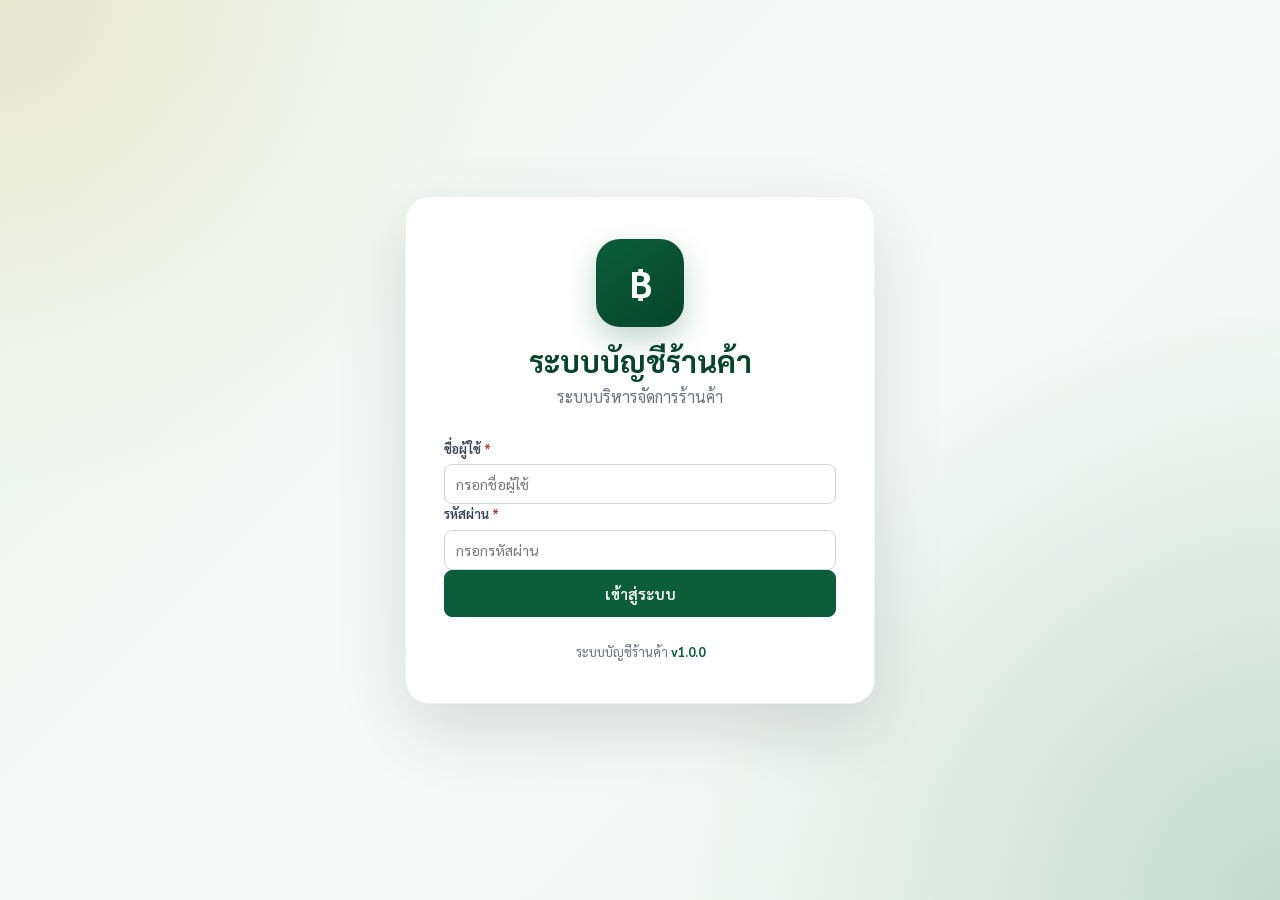
<file: index.html>
<!DOCTYPE html>
<html lang="th">
<head>
  <base target="_top">

  <meta charset="UTF-8">
  <meta
    name="viewport"
    content="width=device-width, initial-scale=1.0, maximum-scale=1.0, user-scalable=no"
  >

  <title>ระบบบัญชีร้านค้า</title>

  <link
    rel="preconnect"
    href="https://fonts.googleapis.com"
  >

  <link
    rel="preconnect"
    href="https://fonts.gstatic.com"
    crossorigin
  >

  <link
    href="https://fonts.googleapis.com/css2?family=Sarabun:wght@300;400;500;600;700&display=swap"
    rel="stylesheet"
  >

  <style>
    :root {
      --primary: #0b5d3b;
      --primary-dark: #06452c;
      --primary-light: #e8f4ee;

      --secondary: #c9a227;
      --secondary-light: #f8f0d3;

      --bg: #f3f6f4;
      --surface: #ffffff;
      --surface-soft: #f8faf9;

      --text: #1f2933;
      --muted: #6b7280;

      --border: #dce4df;

      --success: #198754;
      --warning: #d99a00;
      --danger: #c0392b;
      --info: #2878c8;

      --shadow-sm:
        0 2px 8px rgba(0, 0, 0, 0.05);

      --shadow:
        0 8px 30px rgba(0, 0, 0, 0.08);

      --radius-sm: 8px;
      --radius: 12px;
      --radius-lg: 18px;

      --sidebar-width: 270px;
    }

    * {
      box-sizing: border-box;
      margin: 0;
      padding: 0;
    }

    html,
    body {
      width: 100%;
      min-height: 100%;
    }

    body {
      font-family: "Sarabun", sans-serif;
      background: var(--bg);
      color: var(--text);
      font-size: 16px;
      line-height: 1.5;
    }

    button,
    input,
    select,
    textarea {
      font-family: inherit;
    }

    button {
      cursor: pointer;
    }

    a {
      color: inherit;
      text-decoration: none;
    }

    .hidden {
      display: none !important;
    }

    .text-center {
      text-align: center;
    }

    .text-right {
      text-align: right;
    }

    .text-left {
      text-align: left;
    }

    .text-muted {
      color: var(--muted);
    }

    .text-primary {
      color: var(--primary);
    }

    .text-danger {
      color: var(--danger);
    }

    .text-success {
      color: var(--success);
    }

    .fw-bold {
      font-weight: 700;
    }

    .fw-semibold {
      font-weight: 600;
    }

    .mb-0 {
      margin-bottom: 0 !important;
    }

    .mb-1 {
      margin-bottom: 6px;
    }

    .mb-2 {
      margin-bottom: 12px;
    }

    .mb-3 {
      margin-bottom: 18px;
    }

    .mb-4 {
      margin-bottom: 24px;
    }

    .mt-2 {
      margin-top: 12px;
    }

    .mt-3 {
      margin-top: 18px;
    }

    .mt-4 {
      margin-top: 24px;
    }

    .w-100 {
      width: 100%;
    }

    /* ==========================================
       LOGIN
    ========================================== */

    #loginScreen {
      min-height: 100vh;
      display: flex;
      align-items: center;
      justify-content: center;
      padding: 24px;
      background:
        radial-gradient(
          circle at top left,
          rgba(201, 162, 39, 0.16),
          transparent 32%
        ),
        radial-gradient(
          circle at bottom right,
          rgba(11, 93, 59, 0.18),
          transparent 38%
        ),
        linear-gradient(
          135deg,
          #edf5f0 0%,
          #f8faf9 50%,
          #eef5f1 100%
        );
    }

    .login-wrapper {
      width: 100%;
      max-width: 470px;
    }

    .login-card {
      background: var(--surface);
      border-radius: 24px;
      box-shadow:
        0 25px 70px rgba(0, 0, 0, 0.13);
      padding: 42px 38px;
      border: 1px solid rgba(11, 93, 59, 0.08);
    }

    .login-brand {
      text-align: center;
      margin-bottom: 30px;
    }

    .login-logo {
      width: 88px;
      height: 88px;
      margin: 0 auto 16px;
      border-radius: 24px;
      background:
        linear-gradient(
          145deg,
          var(--primary),
          var(--primary-dark)
        );
      color: #fff;
      display: flex;
      align-items: center;
      justify-content: center;
      font-size: 38px;
      font-weight: 700;
      box-shadow:
        0 12px 30px rgba(11, 93, 59, 0.25);
    }

    .login-title {
      color: var(--primary-dark);
      font-size: 30px;
      font-weight: 700;
      line-height: 1.2;
      margin-bottom: 6px;
    }

    .login-subtitle {
      color: var(--muted);
      font-size: 16px;
    }

    .login-form {
      margin-top: 28px;
    }

    .login-footer {
      text-align: center;
      margin-top: 25px;
      color: var(--muted);
      font-size: 13px;
    }

    .login-footer strong {
      color: var(--primary);
    }

    /* ==========================================
       APP LAYOUT
    ========================================== */

    #appScreen {
      min-height: 100vh;
      display: none;
    }

    #appScreen.active {
      display: block;
    }

    .app-layout {
      min-height: 100vh;
      display: flex;
    }

    /* ==========================================
       SIDEBAR
    ========================================== */

    .sidebar {
      width: var(--sidebar-width);
      min-width: var(--sidebar-width);
      background:
        linear-gradient(
          180deg,
          #08482f 0%,
          #0b5d3b 45%,
          #07472f 100%
        );
      color: #fff;
      min-height: 100vh;
      position: fixed;
      left: 0;
      top: 0;
      bottom: 0;
      z-index: 1000;
      display: flex;
      flex-direction: column;
      box-shadow:
        4px 0 24px rgba(0, 0, 0, 0.08);
    }

    .sidebar-brand {
      padding: 23px 20px;
      border-bottom:
        1px solid rgba(255, 255, 255, 0.12);
    }

    .brand-row {
      display: flex;
      align-items: center;
      gap: 13px;
    }

    .brand-logo {
      width: 48px;
      height: 48px;
      border-radius: 14px;
      background: rgba(255, 255, 255, 0.12);
      border:
        1px solid rgba(255, 255, 255, 0.18);
      display: flex;
      align-items: center;
      justify-content: center;
      font-size: 23px;
      font-weight: 700;
      flex-shrink: 0;
    }

    .brand-text {
      min-width: 0;
    }

    .brand-name {
      font-size: 18px;
      font-weight: 700;
      white-space: nowrap;
      overflow: hidden;
      text-overflow: ellipsis;
    }

    .brand-version {
      font-size: 12px;
      color: rgba(255, 255, 255, 0.65);
      margin-top: 1px;
    }

    .sidebar-user {
      padding: 16px 20px;
      border-bottom:
        1px solid rgba(255, 255, 255, 0.10);
    }

    .sidebar-user-row {
      display: flex;
      align-items: center;
      gap: 11px;
    }

    .user-avatar {
      width: 40px;
      height: 40px;
      border-radius: 50%;
      background: var(--secondary);
      color: #fff;
      display: flex;
      align-items: center;
      justify-content: center;
      font-weight: 700;
      flex-shrink: 0;
    }

    .user-info {
      min-width: 0;
    }

    .user-name {
      font-size: 14px;
      font-weight: 600;
      white-space: nowrap;
      overflow: hidden;
      text-overflow: ellipsis;
    }

    .user-role {
      font-size: 12px;
      color: rgba(255, 255, 255, 0.64);
      margin-top: 2px;
    }

    .sidebar-nav {
      flex: 1;
      overflow-y: auto;
      padding: 16px 12px;
    }

    .nav-section {
      margin-bottom: 17px;
    }

    .nav-section-title {
      color: rgba(255, 255, 255, 0.42);
      font-size: 11px;
      font-weight: 600;
      padding: 0 11px 7px;
      text-transform: uppercase;
      letter-spacing: 0.5px;
    }

    .nav-item {
      width: 100%;
      display: flex;
      align-items: center;
      gap: 11px;
      border: 0;
      background: transparent;
      color: rgba(255, 255, 255, 0.80);
      border-radius: 9px;
      padding: 10px 12px;
      margin-bottom: 3px;
      text-align: left;
      font-size: 15px;
      transition:
        background 0.15s ease,
        color 0.15s ease,
        transform 0.15s ease;
    }

    .nav-item:hover {
      background: rgba(255, 255, 255, 0.09);
      color: #fff;
    }

    .nav-item.active {
      background: rgba(255, 255, 255, 0.14);
      color: #fff;
      box-shadow:
        inset 3px 0 0 var(--secondary);
    }

    .nav-icon {
      width: 24px;
      text-align: center;
      font-size: 17px;
      flex-shrink: 0;
    }

    .nav-label {
      flex: 1;
    }

    .nav-badge {
      min-width: 19px;
      height: 19px;
      border-radius: 20px;
      background: var(--secondary);
      color: #fff;
      display: inline-flex;
      align-items: center;
      justify-content: center;
      font-size: 10px;
      font-weight: 700;
      padding: 0 5px;
    }

    .sidebar-bottom {
      padding: 13px 12px;
      border-top:
        1px solid rgba(255, 255, 255, 0.10);
    }

    .sidebar-action {
      width: 100%;
      border: 0;
      background: transparent;
      color: rgba(255, 255, 255, 0.72);
      display: flex;
      align-items: center;
      gap: 11px;
      padding: 10px 12px;
      border-radius: 9px;
      font-size: 14px;
      text-align: left;
    }

    .sidebar-action:hover {
      color: #fff;
      background: rgba(255, 255, 255, 0.08);
    }

    /* ==========================================
       MAIN
    ========================================== */

    .main-wrapper {
      margin-left: var(--sidebar-width);
      width: calc(100% - var(--sidebar-width));
      min-height: 100vh;
      display: flex;
      flex-direction: column;
    }

    .topbar {
      height: 72px;
      background: rgba(255, 255, 255, 0.96);
      border-bottom: 1px solid var(--border);
      display: flex;
      align-items: center;
      justify-content: space-between;
      padding: 0 28px;
      position: sticky;
      top: 0;
      z-index: 500;
      backdrop-filter: blur(12px);
    }

    .topbar-left {
      display: flex;
      align-items: center;
      gap: 12px;
      min-width: 0;
    }

    .mobile-menu-btn {
      display: none;
      width: 42px;
      height: 42px;
      border: 1px solid var(--border);
      background: #fff;
      border-radius: 9px;
      font-size: 20px;
    }

    .page-title {
      font-size: 22px;
      font-weight: 700;
      color: var(--primary-dark);
    }

    .page-breadcrumb {
      font-size: 13px;
      color: var(--muted);
      margin-top: 1px;
    }

    .topbar-right {
      display: flex;
      align-items: center;
      gap: 10px;
    }

    .topbar-shop {
      display: flex;
      align-items: center;
      gap: 8px;
      color: var(--muted);
      font-size: 14px;
    }

    .topbar-shop-icon {
      color: var(--primary);
    }

    .content {
      flex: 1;
      padding: 27px;
      max-width: 1800px;
      width: 100%;
      margin: 0 auto;
    }

    /* ==========================================
       PAGE
    ========================================== */

    .page {
      display: none;
    }

    .page.active {
      display: block;
      animation:
        pageFade 0.16s ease-out;
    }

    @keyframes pageFade {
      from {
        opacity: 0;
        transform: translateY(3px);
      }
      to {
        opacity: 1;
        transform: translateY(0);
      }
    }

    .page-header {
      display: flex;
      align-items: center;
      justify-content: space-between;
      gap: 16px;
      margin-bottom: 22px;
    }

    .page-header-title {
      font-size: 25px;
      font-weight: 700;
      color: var(--primary-dark);
    }

    .page-header-description {
      color: var(--muted);
      font-size: 14px;
      margin-top: 3px;
    }

    .page-header-actions {
      display: flex;
      align-items: center;
      gap: 8px;
      flex-wrap: wrap;
    }

    /* ==========================================
       CARDS
    ========================================== */

    .card {
      background: var(--surface);
      border: 1px solid var(--border);
      border-radius: var(--radius);
      box-shadow: var(--shadow-sm);
    }

    .card-header {
      padding: 17px 20px;
      border-bottom: 1px solid var(--border);
      display: flex;
      align-items: center;
      justify-content: space-between;
      gap: 12px;
    }

    .card-title {
      font-weight: 700;
      font-size: 17px;
      color: var(--primary-dark);
    }

    .card-description {
      color: var(--muted);
      font-size: 13px;
      margin-top: 2px;
    }

    .card-body {
      padding: 20px;
    }

    .card-footer {
      padding: 14px 20px;
      border-top: 1px solid var(--border);
      background: var(--surface-soft);
      border-radius:
        0 0 var(--radius) var(--radius);
    }

    /* ==========================================
       DASHBOARD
    ========================================== */

    .welcome-card {
      background:
        linear-gradient(
          135deg,
          var(--primary-dark),
          var(--primary)
        );
      color: #fff;
      border: 0;
      overflow: hidden;
      position: relative;
      margin-bottom: 20px;
    }

    .welcome-card::after {
      content: "";
      position: absolute;
      width: 300px;
      height: 300px;
      border-radius: 50%;
      right: -110px;
      top: -150px;
      border:
        45px solid rgba(255, 255, 255, 0.06);
    }

    .welcome-content {
      position: relative;
      z-index: 2;
      padding: 27px;
    }

    .welcome-title {
      font-size: 26px;
      font-weight: 700;
    }

    .welcome-text {
      color: rgba(255, 255, 255, 0.74);
      margin-top: 3px;
    }

    .stat-grid {
      display: grid;
      grid-template-columns:
        repeat(4, minmax(0, 1fr));
      gap: 15px;
      margin-bottom: 20px;
    }

    .stat-card {
      background: #fff;
      border: 1px solid var(--border);
      border-radius: var(--radius);
      padding: 19px;
      box-shadow: var(--shadow-sm);
      min-width: 0;
    }

    .stat-top {
      display: flex;
      align-items: center;
      justify-content: space-between;
      gap: 10px;
    }

    .stat-label {
      color: var(--muted);
      font-size: 13px;
    }

    .stat-icon {
      width: 42px;
      height: 42px;
      border-radius: 12px;
      display: flex;
      align-items: center;
      justify-content: center;
      font-size: 18px;
      background: var(--primary-light);
      color: var(--primary);
      flex-shrink: 0;
    }

    .stat-value {
      font-size: 27px;
      font-weight: 700;
      margin-top: 11px;
      color: var(--text);
      line-height: 1.15;
    }

    .stat-meta {
      color: var(--muted);
      font-size: 12px;
      margin-top: 5px;
    }

    .dashboard-grid {
      display: grid;
      grid-template-columns:
        minmax(0, 1.5fr)
        minmax(300px, 1fr);
      gap: 18px;
    }

    .dashboard-grid-full {
      grid-column: 1 / -1;
    }

    .quick-actions {
      display: grid;
      grid-template-columns:
        repeat(2, minmax(0, 1fr));
      gap: 10px;
    }

    .quick-action {
      border: 1px solid var(--border);
      background: #fff;
      padding: 15px;
      border-radius: 10px;
      text-align: left;
      display: flex;
      align-items: center;
      gap: 11px;
      transition: all 0.15s ease;
    }

    .quick-action:hover {
      border-color: rgba(11, 93, 59, 0.35);
      background: var(--primary-light);
      transform: translateY(-1px);
    }

    .quick-action-icon {
      width: 38px;
      height: 38px;
      border-radius: 10px;
      background: var(--primary-light);
      color: var(--primary);
      display: flex;
      align-items: center;
      justify-content: center;
      flex-shrink: 0;
    }

    .quick-action-text {
      font-weight: 600;
      font-size: 14px;
    }

    .quick-action-description {
      color: var(--muted);
      font-size: 11px;
      margin-top: 1px;
    }

    /* ==========================================
       BUTTONS
    ========================================== */

    .btn {
      min-height: 40px;
      border-radius: 8px;
      border: 1px solid transparent;
      padding: 7px 15px;
      display: inline-flex;
      align-items: center;
      justify-content: center;
      gap: 7px;
      font-size: 14px;
      font-weight: 600;
      transition:
        background 0.15s ease,
        border-color 0.15s ease,
        color 0.15s ease,
        transform 0.15s ease,
        box-shadow 0.15s ease;
      white-space: nowrap;
    }

    .btn:active {
      transform: translateY(1px);
    }

    .btn-primary {
      background: var(--primary);
      color: #fff;
      border-color: var(--primary);
    }

    .btn-primary:hover {
      background: var(--primary-dark);
      border-color: var(--primary-dark);
    }

    .btn-secondary {
      background: var(--secondary);
      color: #fff;
      border-color: var(--secondary);
    }

    .btn-secondary:hover {
      filter: brightness(0.95);
    }

    .btn-success {
      background: var(--success);
      color: #fff;
      border-color: var(--success);
    }

    .btn-danger {
      background: var(--danger);
      color: #fff;
      border-color: var(--danger);
    }

    .btn-info {
      background: var(--info);
      color: #fff;
      border-color: var(--info);
    }

    .btn-light {
      background: #fff;
      color: var(--text);
      border-color: var(--border);
    }

    .btn-light:hover {
      background: var(--surface-soft);
    }

    .btn-outline-primary {
      background: #fff;
      color: var(--primary);
      border-color: var(--primary);
    }

    .btn-outline-primary:hover {
      background: var(--primary-light);
    }

    .btn-outline-danger {
      background: #fff;
      color: var(--danger);
      border-color: rgba(192, 57, 43, 0.35);
    }

    .btn-sm {
      min-height: 34px;
      padding: 5px 11px;
      font-size: 13px;
    }

    .btn-lg {
      min-height: 47px;
      padding: 9px 18px;
      font-size: 15px;
    }

    .btn-block {
      width: 100%;
    }

    .icon-btn {
      width: 36px;
      height: 36px;
      padding: 0;
      border-radius: 8px;
    }

    /* ==========================================
       FORM
    ========================================== */

    .form-grid {
      display: grid;
      grid-template-columns:
        repeat(12, minmax(0, 1fr));
      gap: 14px;
    }

    .col-12 {
      grid-column: span 12;
    }

    .col-9 {
      grid-column: span 9;
    }

    .col-8 {
      grid-column: span 8;
    }

    .col-6 {
      grid-column: span 6;
    }

    .col-4 {
      grid-column: span 4;
    }

    .col-3 {
      grid-column: span 3;
    }

    .form-group {
      margin-bottom: 0;
    }

    .form-label {
      display: block;
      color: #374151;
      font-weight: 600;
      font-size: 13px;
      margin-bottom: 6px;
    }

    .required::after {
      content: " *";
      color: var(--danger);
    }

    .form-control,
    .form-select,
    .form-textarea {
      width: 100%;
      min-height: 40px;
      border: 1px solid #cfd8d3;
      border-radius: 8px;
      background: #fff;
      color: var(--text);
      padding: 8px 11px;
      font-size: 14px;
      outline: none;
      transition:
        border-color 0.15s ease,
        box-shadow 0.15s ease;
    }

    .form-textarea {
      min-height: 92px;
      resize: vertical;
    }

    .form-control:focus,
    .form-select:focus,
    .form-textarea:focus {
      border-color: var(--primary);
      box-shadow:
        0 0 0 3px rgba(11, 93, 59, 0.09);
    }

    .form-help {
      color: var(--muted);
      font-size: 12px;
      margin-top: 4px;
    }

    .input-group {
      display: flex;
      align-items: stretch;
    }

    .input-group .form-control {
      border-radius: 8px 0 0 8px;
      flex: 1;
    }

    .input-group .btn {
      border-radius: 0 8px 8px 0;
    }

    /* ==========================================
       TABLE
    ========================================== */

    .table-card {
      overflow: hidden;
    }

    .table-toolbar {
      padding: 15px 18px;
      border-bottom: 1px solid var(--border);
      display: flex;
      align-items: center;
      justify-content: space-between;
      gap: 12px;
      flex-wrap: wrap;
    }

    .table-toolbar-left,
    .table-toolbar-right {
      display: flex;
      align-items: center;
      gap: 8px;
      flex-wrap: wrap;
    }

    .search-box {
      min-width: 230px;
      position: relative;
    }

    .search-box input {
      padding-left: 35px;
    }

    .search-box-icon {
      position: absolute;
      left: 11px;
      top: 50%;
      transform: translateY(-50%);
      color: var(--muted);
      pointer-events: none;
    }

    .table-responsive {
      width: 100%;
      overflow-x: auto;
    }

    .data-table {
      width: 100%;
      border-collapse: collapse;
      min-width: 700px;
    }

    .data-table th {
      background: #f2f6f3;
      color: #34423b;
      font-size: 12px;
      font-weight: 700;
      text-align: left;
      padding: 11px 13px;
      border-bottom: 1px solid var(--border);
      white-space: nowrap;
    }

    .data-table td {
      padding: 11px 13px;
      border-bottom: 1px solid #edf1ef;
      font-size: 13px;
      vertical-align: middle;
    }

    .data-table tbody tr:hover {
      background: #fafcfb;
    }

    .data-table tbody tr:last-child td {
      border-bottom: 0;
    }

    .empty-state {
      padding: 55px 20px;
      text-align: center;
      color: var(--muted);
    }

    .empty-state-icon {
      font-size: 40px;
      opacity: 0.45;
      margin-bottom: 8px;
    }

    .empty-state-title {
      font-weight: 600;
      color: #59635e;
    }

    .empty-state-text {
      font-size: 13px;
      margin-top: 3px;
    }

    /* ==========================================
       BADGES
    ========================================== */

    .badge {
      display: inline-flex;
      align-items: center;
      justify-content: center;
      min-height: 24px;
      padding: 2px 8px;
      border-radius: 20px;
      font-size: 11px;
      font-weight: 600;
      white-space: nowrap;
    }

    .badge-success {
      background: #e4f4eb;
      color: #137443;
    }

    .badge-warning {
      background: #fff4d8;
      color: #8b6300;
    }

    .badge-danger {
      background: #fbe7e5;
      color: #a72f24;
    }

    .badge-info {
      background: #e4f0fa;
      color: #2169a8;
    }

    .badge-primary {
      background: var(--primary-light);
      color: var(--primary-dark);
    }

    .badge-gray {
      background: #eef0f1;
      color: #626b70;
    }

    /* ==========================================
       DOCUMENT FORM
    ========================================== */

    .document-layout {
      display: grid;
      grid-template-columns:
        minmax(0, 1fr)
        340px;
      gap: 18px;
      align-items: start;
    }

    .document-main {
      min-width: 0;
    }

    .document-sidebar {
      min-width: 0;
    }

    .document-total-box {
      background:
        linear-gradient(
          135deg,
          #f5faf7,
          #edf7f1
        );
      border:
        1px solid rgba(11, 93, 59, 0.14);
      border-radius: 12px;
      padding: 17px;
    }

    .total-row {
      display: flex;
      align-items: center;
      justify-content: space-between;
      gap: 15px;
      padding: 6px 0;
      font-size: 14px;
    }

    .total-row.main {
      padding-top: 12px;
      margin-top: 8px;
      border-top: 1px solid rgba(11, 93, 59, 0.14);
      font-size: 19px;
      font-weight: 700;
      color: var(--primary-dark);
    }

    .total-value {
      font-variant-numeric: tabular-nums;
    }

    .document-items {
      overflow-x: auto;
    }

    .items-table {
      width: 100%;
      min-width: 800px;
      border-collapse: collapse;
    }

    .items-table th {
      padding: 9px;
      background: #f4f7f5;
      border-bottom: 1px solid var(--border);
      font-size: 12px;
      white-space: nowrap;
      text-align: left;
    }

    .items-table td {
      padding: 7px;
      border-bottom: 1px solid #edf1ef;
      vertical-align: middle;
    }

    .items-table .form-control,
    .items-table .form-select {
      min-height: 36px;
      padding: 5px 7px;
      font-size: 13px;
    }

    .item-product {
      min-width: 240px;
    }

    .item-qty {
      width: 95px;
    }

    .item-price {
      width: 120px;
    }

    .item-discount {
      width: 105px;
    }

    .item-total {
      width: 130px;
      text-align: right;
      font-weight: 600;
      font-variant-numeric: tabular-nums;
    }

    .item-remove {
      width: 40px;
    }

    /* ==========================================
       FILTER BAR
    ========================================== */

    .filter-bar {
      display: flex;
      align-items: end;
      gap: 10px;
      flex-wrap: wrap;
    }

    .filter-field {
      min-width: 150px;
    }

    .filter-field.search {
      min-width: 250px;
      flex: 1;
    }

    /* ==========================================
       REPORT
    ========================================== */

    .report-summary {
      display: grid;
      grid-template-columns:
        repeat(3, minmax(0, 1fr));
      gap: 13px;
      margin-bottom: 18px;
    }

    .report-summary-item {
      border: 1px solid var(--border);
      background: #fff;
      border-radius: 10px;
      padding: 14px;
    }

    .report-summary-label {
      color: var(--muted);
      font-size: 12px;
    }

    .report-summary-value {
      font-size: 21px;
      font-weight: 700;
      margin-top: 4px;
    }

    /* ==========================================
       MODAL
    ========================================== */

    .modal-backdrop {
      position: fixed;
      inset: 0;
      background:
        rgba(14, 27, 21, 0.50);
      z-index: 3000;
      display: none;
      align-items: center;
      justify-content: center;
      padding: 20px;
      backdrop-filter: blur(2px);
    }

    .modal-backdrop.show {
      display: flex;
    }

    .modal {
      width: 100%;
      max-width: 620px;
      max-height: calc(100vh - 40px);
      background: #fff;
      border-radius: 17px;
      box-shadow:
        0 30px 80px rgba(0, 0, 0, 0.25);
      overflow: hidden;
      display: flex;
      flex-direction: column;
      animation:
        modalIn 0.16s ease-out;
    }

    .modal-lg {
      max-width: 900px;
    }

    .modal-xl {
      max-width: 1200px;
    }

    @keyframes modalIn {
      from {
        opacity: 0;
        transform: scale(0.97) translateY(8px);
      }
      to {
        opacity: 1;
        transform: scale(1) translateY(0);
      }
    }

    .modal-header {
      padding: 17px 20px;
      border-bottom: 1px solid var(--border);
      display: flex;
      align-items: center;
      justify-content: space-between;
      gap: 12px;
      background: #fff;
    }

    .modal-title {
      font-size: 18px;
      font-weight: 700;
      color: var(--primary-dark);
    }

    .modal-close {
      width: 34px;
      height: 34px;
      border: 0;
      background: #f3f5f4;
      border-radius: 8px;
      font-size: 19px;
      color: #56615b;
    }

    .modal-close:hover {
      background: #e9edeb;
    }

    .modal-body {
      padding: 20px;
      overflow-y: auto;
    }

    .modal-footer {
      padding: 13px 20px;
      border-top: 1px solid var(--border);
      background: var(--surface-soft);
      display: flex;
      align-items: center;
      justify-content: flex-end;
      gap: 8px;
    }

    /* ==========================================
       TOAST
    ========================================== */

    #toastContainer {
      position: fixed;
      top: 18px;
      right: 18px;
      z-index: 6000;
      display: flex;
      flex-direction: column;
      gap: 9px;
      width: min(390px, calc(100vw - 36px));
    }

    .toast {
      background: #fff;
      border: 1px solid var(--border);
      border-left: 4px solid var(--primary);
      border-radius: 10px;
      box-shadow:
        0 12px 35px rgba(0, 0, 0, 0.13);
      padding: 12px 14px;
      display: flex;
      align-items: flex-start;
      gap: 10px;
      animation:
        toastIn 0.2s ease-out;
    }

    .toast.success {
      border-left-color: var(--success);
    }

    .toast.error {
      border-left-color: var(--danger);
    }

    .toast.warning {
      border-left-color: var(--warning);
    }

    .toast.info {
      border-left-color: var(--info);
    }

    .toast-icon {
      font-size: 18px;
      line-height: 1.2;
    }

    .toast-content {
      flex: 1;
      min-width: 0;
    }

    .toast-title {
      font-size: 14px;
      font-weight: 700;
    }

    .toast-message {
      font-size: 13px;
      color: var(--muted);
      margin-top: 2px;
      word-break: break-word;
    }

    .toast-close {
      border: 0;
      background: transparent;
      color: var(--muted);
      font-size: 16px;
      padding: 0;
    }

    @keyframes toastIn {
      from {
        opacity: 0;
        transform: translateX(15px);
      }
      to {
        opacity: 1;
        transform: translateX(0);
      }
    }

    /* ==========================================
       LOADING
    ========================================== */

    #loadingOverlay {
      position: fixed;
      inset: 0;
      background:
        rgba(255, 255, 255, 0.76);
      z-index: 5000;
      display: none;
      align-items: center;
      justify-content: center;
      backdrop-filter: blur(3px);
    }

    #loadingOverlay.show {
      display: flex;
    }

    .loading-box {
      min-width: 190px;
      background: #fff;
      border: 1px solid var(--border);
      border-radius: 14px;
      padding: 22px;
      text-align: center;
      box-shadow: var(--shadow);
    }

    .spinner {
      width: 36px;
      height: 36px;
      border-radius: 50%;
      border:
        3px solid #dce8e2;
      border-top-color: var(--primary);
      animation:
        spin 0.8s linear infinite;
      margin: 0 auto 12px;
    }

    @keyframes spin {
      to {
        transform: rotate(360deg);
      }
    }

    .loading-text {
      font-size: 14px;
      color: var(--muted);
    }

    /* ==========================================
       LOGIN LOADING
    ========================================== */

    .login-loading {
      display: none;
      align-items: center;
      justify-content: center;
      gap: 7px;
      color: var(--muted);
      font-size: 13px;
      margin-top: 12px;
    }

    .login-loading.show {
      display: flex;
    }

    .mini-spinner {
      width: 16px;
      height: 16px;
      border-radius: 50%;
      border:
        2px solid #dbe7e1;
      border-top-color: var(--primary);
      animation:
        spin 0.7s linear infinite;
    }

    /* ==========================================
       LOGIN ERROR
    ========================================== */

    .login-error {
      display: none;
      background: #fff0ef;
      border: 1px solid #f0c6c1;
      color: #a72f24;
      border-radius: 8px;
      padding: 10px 12px;
      font-size: 13px;
      margin-top: 13px;
    }

    .login-error.show {
      display: block;
    }

    /* ==========================================
       SWITCH
    ========================================== */

    .switch {
      position: relative;
      display: inline-flex;
      width: 44px;
      height: 24px;
    }

    .switch input {
      opacity: 0;
      width: 0;
      height: 0;
    }

    .switch-slider {
      position: absolute;
      inset: 0;
      cursor: pointer;
      background: #cbd4cf;
      border-radius: 30px;
      transition: 0.2s;
    }

    .switch-slider::before {
      content: "";
      position: absolute;
      width: 18px;
      height: 18px;
      left: 3px;
      top: 3px;
      background: #fff;
      border-radius: 50%;
      transition: 0.2s;
      box-shadow: 0 1px 3px rgba(0,0,0,.2);
    }

    .switch input:checked + .switch-slider {
      background: var(--primary);
    }

    .switch input:checked + .switch-slider::before {
      transform: translateX(20px);
    }

    /* ==========================================
       CHECKBOX / RADIO
    ========================================== */

    .check-row {
      display: flex;
      align-items: center;
      gap: 8px;
      font-size: 14px;
    }

    .check-row input {
      width: 17px;
      height: 17px;
      accent-color: var(--primary);
    }

    /* ==========================================
       DIVIDER
    ========================================== */

    .divider {
      height: 1px;
      background: var(--border);
      margin: 18px 0;
    }

    /* ==========================================
       PRINT
    ========================================== */

    .print-only {
      display: none;
    }

    @media print {
      body {
        background: #fff;
      }

      .sidebar,
      .topbar,
      .page-header-actions,
      .no-print,
      .modal-backdrop,
      #toastContainer,
      #loadingOverlay {
        display: none !important;
      }

      .main-wrapper {
        margin-left: 0;
        width: 100%;
      }

      .content {
        padding: 0;
      }

      .page {
        display: none !important;
      }

      .page.print-active {
        display: block !important;
      }

      .print-only {
        display: block;
      }

      .card {
        border: 0;
        box-shadow: none;
      }
    }

    /* ==========================================
       MOBILE
    ========================================== */

    @media (max-width: 1100px) {
      .stat-grid {
        grid-template-columns:
          repeat(2, minmax(0, 1fr));
      }

      .dashboard-grid {
        grid-template-columns: 1fr;
      }

      .document-layout {
        grid-template-columns: 1fr;
      }
    }

    @media (max-width: 900px) {
      :root {
        --sidebar-width: 250px;
      }

      .sidebar {
        transform: translateX(-100%);
        transition:
          transform 0.22s ease;
      }

      .sidebar.open {
        transform: translateX(0);
      }

      .sidebar-overlay {
        display: none;
        position: fixed;
        inset: 0;
        background:
          rgba(0, 0, 0, 0.35);
        z-index: 900;
      }

      .sidebar-overlay.show {
        display: block;
      }

      .main-wrapper {
        margin-left: 0;
        width: 100%;
      }

      .mobile-menu-btn {
        display: inline-flex;
        align-items: center;
        justify-content: center;
      }

      .topbar {
        padding: 0 17px;
      }

      .content {
        padding: 18px;
      }

      .topbar-shop {
        display: none;
      }
    }

    @media (max-width: 700px) {
      .login-card {
        padding: 30px 22px;
      }

      .login-title {
        font-size: 25px;
      }

      .content {
        padding: 13px;
      }

      .page-header {
        align-items: flex-start;
        flex-direction: column;
      }

      .page-header-actions {
        width: 100%;
      }

      .page-header-actions .btn {
        flex: 1;
      }

      .stat-grid {
        grid-template-columns: 1fr 1fr;
        gap: 10px;
      }

      .stat-card {
        padding: 14px;
      }

      .stat-value {
        font-size: 21px;
      }

      .stat-icon {
        width: 34px;
        height: 34px;
        font-size: 15px;
      }

      .quick-actions {
        grid-template-columns: 1fr;
      }

      .col-9,
      .col-8,
      .col-6,
      .col-4,
      .col-3 {
        grid-column: span 12;
      }

      .filter-bar {
        align-items: stretch;
      }

      .filter-field,
      .filter-field.search {
        min-width: 100%;
      }

      .report-summary {
        grid-template-columns: 1fr;
      }

      .topbar {
        height: 62px;
      }

      .page-title {
        font-size: 18px;
      }

      .page-breadcrumb {
        display: none;
      }

      .modal-backdrop {
        padding: 8px;
      }

      .modal {
        max-height: calc(100vh - 16px);
        border-radius: 13px;
      }

      .modal-body {
        padding: 15px;
      }

      .modal-header {
        padding: 14px 15px;
      }

      .modal-footer {
        padding: 12px 15px;
      }
    }

    @media (max-width: 430px) {
      .stat-grid {
        grid-template-columns: 1fr;
      }

      .login-card {
        border-radius: 17px;
      }

      .login-logo {
        width: 72px;
        height: 72px;
      }

      .login-title {
        font-size: 23px;
      }
    }
  </style>
</head>

<body>

  <!-- =========================================================
       LOGIN SCREEN
  ========================================================== -->

  <section id="loginScreen">

    <div class="login-wrapper">

      <div class="login-card">

        <div class="login-brand">

          <div class="login-logo">
            ฿
          </div>

          <div class="login-title">
            ระบบบัญชีร้านค้า
          </div>

          <div class="login-subtitle">
            ระบบบริหารจัดการร้านค้า
          </div>

        </div>

        <form
          id="loginForm"
          class="login-form"
          autocomplete="off"
        >

          <div class="form-group mb-3">

            <label
              class="form-label required"
              for="loginUsername"
            >
              ชื่อผู้ใช้
            </label>

            <input
              id="loginUsername"
              type="text"
              class="form-control"
              placeholder="กรอกชื่อผู้ใช้"
              autocomplete="username"
              required
            >

          </div>

          <div class="form-group mb-3">

            <label
              class="form-label required"
              for="loginPassword"
            >
              รหัสผ่าน
            </label>

            <input
              id="loginPassword"
              type="password"
              class="form-control"
              placeholder="กรอกรหัสผ่าน"
              autocomplete="current-password"
              required
            >

          </div>

          <div
            id="loginError"
            class="login-error"
          ></div>

          <button
            id="loginButton"
            type="submit"
            class="btn btn-primary btn-lg btn-block"
          >
            <span>เข้าสู่ระบบ</span>
          </button>

          <div
            id="loginLoading"
            class="login-loading"
          >
            <span class="mini-spinner"></span>
            <span>กำลังตรวจสอบข้อมูล...</span>
          </div>

        </form>

        <div class="login-footer">
          ระบบบัญชีร้านค้า
          <strong id="loginVersion">
            v1.0.0
          </strong>
        </div>

      </div>

    </div>

  </section>


  <!-- =========================================================
       APP SCREEN
  ========================================================== -->

  <section id="appScreen">

    <div class="app-layout">

      <!-- SIDEBAR -->

      <aside
        id="sidebar"
        class="sidebar"
      >

        <div class="sidebar-brand">

          <div class="brand-row">

            <div class="brand-logo">
              ฿
            </div>

            <div class="brand-text">

              <div
                id="sidebarShopName"
                class="brand-name"
              >
                ระบบบัญชีร้านค้า
              </div>

              <div class="brand-version">
                ระบบบริหารจัดการ
              </div>

            </div>

          </div>

        </div>


        <div class="sidebar-user">

          <div class="sidebar-user-row">

            <div
              id="sidebarAvatar"
              class="user-avatar"
            >
              ผ
            </div>

            <div class="user-info">

              <div
                id="sidebarUserName"
                class="user-name"
              >
                ผู้ใช้งาน
              </div>

              <div
                id="sidebarUserRole"
                class="user-role"
              >
                ผู้ใช้งาน
              </div>

            </div>

          </div>

        </div>


        <nav
          id="sidebarNav"
          class="sidebar-nav"
        >

          <!-- ภาพรวม -->

          <div class="nav-section">

            <div class="nav-section-title">
              ภาพรวม
            </div>

            <button
              class="nav-item active"
              data-page="dashboard"
            >
              <span class="nav-icon">⌂</span>
              <span class="nav-label">หน้าหลัก</span>
            </button>

          </div>


          <!-- การขาย -->

          <div class="nav-section">

            <div class="nav-section-title">
              การขาย
            </div>

            <button
              class="nav-item"
              data-page="sale"
            >
              <span class="nav-icon">▣</span>
              <span class="nav-label">บันทึกการขาย</span>
            </button>

            <button
              class="nav-item"
              data-page="sales"
            >
              <span class="nav-icon">☷</span>
              <span class="nav-label">รายการขาย</span>
            </button>

            <button
              class="nav-item"
              data-page="customers"
            >
              <span class="nav-icon">♙</span>
              <span class="nav-label">ลูกค้า</span>
            </button>

          </div>


          <!-- การซื้อ -->

          <div class="nav-section">

            <div class="nav-section-title">
              การซื้อ
            </div>

            <button
              class="nav-item"
              data-page="purchase"
            >
              <span class="nav-icon">▤</span>
              <span class="nav-label">บันทึกการซื้อ</span>
            </button>

            <button
              class="nav-item"
              data-page="purchases"
            >
              <span class="nav-icon">☷</span>
              <span class="nav-label">รายการซื้อ</span>
            </button>

            <button
              class="nav-item"
              data-page="suppliers"
            >
              <span class="nav-icon">♧</span>
              <span class="nav-label">ผู้ขาย / Supplier</span>
            </button>

          </div>


          <!-- สินค้า -->

          <div class="nav-section">

            <div class="nav-section-title">
              สินค้า
            </div>

            <button
              class="nav-item"
              data-page="products"
            >
              <span class="nav-icon">▦</span>
              <span class="nav-label">สินค้า</span>
            </button>

            <button
              class="nav-item"
              data-page="stock"
            >
              <span class="nav-icon">▥</span>
              <span class="nav-label">สต็อกสินค้า</span>
            </button>

          </div>


          <!-- การเงิน -->

          <div class="nav-section">

            <div class="nav-section-title">
              การเงิน
            </div>

            <button
              class="nav-item"
              data-page="cash"
            >
              <span class="nav-icon">฿</span>
              <span class="nav-label">เงินสด / เงินธนาคาร</span>
            </button>

            <button
              class="nav-item"
              data-page="journal"
            >
              <span class="nav-icon">≡</span>
              <span class="nav-label">สมุดรายวัน</span>
            </button>

          </div>


          <!-- รายงาน -->

          <div class="nav-section">

            <div class="nav-section-title">
              รายงาน
            </div>

            <button
              class="nav-item"
              data-page="reports"
            >
              <span class="nav-icon">▥</span>
              <span class="nav-label">รายงาน</span>
            </button>

          </div>


          <!-- ผู้ดูแล -->

          <div
            id="adminNavSection"
            class="nav-section"
          >

            <div class="nav-section-title">
              ผู้ดูแลระบบ
            </div>

            <button
              class="nav-item"
              data-page="users"
            >
              <span class="nav-icon">♟</span>
              <span class="nav-label">ผู้ใช้งานระบบ</span>
            </button>

            <button
              class="nav-item"
              data-page="settings"
            >
              <span class="nav-icon">⚙</span>
              <span class="nav-label">ตั้งค่าระบบ</span>
            </button>

          </div>

        </nav>


        <div class="sidebar-bottom">

          <button
            id="changePasswordButton"
            class="sidebar-action"
          >
            <span>⌕</span>
            <span>เปลี่ยนรหัสผ่าน</span>
          </button>

          <button
            id="logoutButton"
            class="sidebar-action"
          >
            <span>↪</span>
            <span>ออกจากระบบ</span>
          </button>

        </div>

      </aside>


      <div
        id="sidebarOverlay"
        class="sidebar-overlay"
      ></div>


      <!-- MAIN -->

      <main class="main-wrapper">

        <header class="topbar">

          <div class="topbar-left">

            <button
              id="mobileMenuButton"
              class="mobile-menu-btn"
            >
              ☰
            </button>

            <div>

              <div
                id="topbarPageTitle"
                class="page-title"
              >
                หน้าหลัก
              </div>

              <div
                id="topbarBreadcrumb"
                class="page-breadcrumb"
              >
                ภาพรวมระบบ
              </div>

            </div>

          </div>


          <div class="topbar-right">

            <div class="topbar-shop">

              <span class="topbar-shop-icon">
                ●
              </span>

              <span id="topbarShopName">
                ร้านค้าของฉัน
              </span>

            </div>

            <button
              id="refreshButton"
              class="btn btn-light btn-sm"
              title="รีเฟรช"
            >
              ↻
              <span>รีเฟรช</span>
            </button>

          </div>

        </header>


        <div class="content">


          <!-- =====================================================
               DASHBOARD PAGE
          ====================================================== -->

          <section
            id="page-dashboard"
            class="page active"
          >

            <div class="welcome-card">

              <div class="welcome-content">

                <div
                  id="dashboardWelcome"
                  class="welcome-title"
                >
                  ยินดีต้อนรับ
                </div>

                <div class="welcome-text">
                  ภาพรวมการดำเนินงานของร้านค้า
                </div>

              </div>

            </div>


            <div class="page-header">

              <div>

                <div class="page-header-title">
                  ภาพรวมระบบ
                </div>

                <div class="page-header-description">
                  สรุปข้อมูลการขาย การซื้อ เงิน และสต็อกสินค้า
                </div>

              </div>

              <div class="page-header-actions">

                <button
                  class="btn btn-primary"
                  onclick="openPage('sale')"
                >
                  ＋ บันทึกการขาย
                </button>

                <button
                  class="btn btn-light"
                  onclick="openPage('purchase')"
                >
                  ＋ บันทึกการซื้อ
                </button>

              </div>

            </div>


            <div class="stat-grid">

              <div class="stat-card">

                <div class="stat-top">

                  <div class="stat-label">
                    ยอดขาย
                  </div>

                  <div class="stat-icon">
                    ฿
                  </div>

                </div>

                <div
                  id="dashSalesTotal"
                  class="stat-value"
                >
                  0.00
                </div>

                <div
                  id="dashSalesCount"
                  class="stat-meta"
                >
                  0 รายการ
                </div>

              </div>


              <div class="stat-card">

                <div class="stat-top">

                  <div class="stat-label">
                    ยอดซื้อ
                  </div>

                  <div class="stat-icon">
                    ▤
                  </div>

                </div>

                <div
                  id="dashPurchaseTotal"
                  class="stat-value"
                >
                  0.00
                </div>

                <div
                  id="dashPurchaseCount"
                  class="stat-meta"
                >
                  0 รายการ
                </div>

              </div>


              <div class="stat-card">

                <div class="stat-top">

                  <div class="stat-label">
                    รายรับ
                  </div>

                  <div class="stat-icon">
                    ↑
                  </div>

                </div>

                <div
                  id="dashIncome"
                  class="stat-value"
                >
                  0.00
                </div>

                <div class="stat-meta">
                  รวมรายรับทั้งหมด
                </div>

              </div>


              <div class="stat-card">

                <div class="stat-top">

                  <div class="stat-label">
                    รายจ่าย
                  </div>

                  <div class="stat-icon">
                    ↓
                  </div>

                </div>

                <div
                  id="dashExpense"
                  class="stat-value"
                >
                  0.00
                </div>

                <div class="stat-meta">
                  รวมรายจ่ายทั้งหมด
                </div>

              </div>

            </div>


            <div class="dashboard-grid">


              <div class="card">

                <div class="card-header">

                  <div>

                    <div class="card-title">
                      สรุปผลการดำเนินงาน
                    </div>

                    <div class="card-description">
                      ข้อมูลตามช่วงวันที่
                    </div>

                  </div>

                  <div class="filter-bar">

                    <div class="filter-field">

                      <label class="form-label">
                        ตั้งแต่
                      </label>

                      <input
                        id="dashboardFrom"
                        type="date"
                        class="form-control"
                      >

                    </div>

                    <div class="filter-field">

                      <label class="form-label">
                        ถึง
                      </label>

                      <input
                        id="dashboardTo"
                        type="date"
                        class="form-control"
                      >

                    </div>

                    <button
                      class="btn btn-primary"
                      onclick="loadDashboard()"
                    >
                      ดูข้อมูล
                    </button>

                  </div>

                </div>

                <div class="card-body">

                  <div class="report-summary">

                    <div class="report-summary-item">

                      <div class="report-summary-label">
                        รายรับอื่น
                      </div>

                      <div
                        id="dashOtherIncome"
                        class="report-summary-value text-success"
                      >
                        0.00
                      </div>

                    </div>

                    <div class="report-summary-item">

                      <div class="report-summary-label">
                        รายจ่ายอื่น
                      </div>

                      <div
                        id="dashOtherExpense"
                        class="report-summary-value text-danger"
                      >
                        0.00
                      </div>

                    </div>

                    <div class="report-summary-item">

                      <div class="report-summary-label">
                        คงเหลือสุทธิ
                      </div>

                      <div
                        id="dashNet"
                        class="report-summary-value text-primary"
                      >
                        0.00
                      </div>

                    </div>

                  </div>

                </div>

              </div>


              <div class="card">

                <div class="card-header">

                  <div>

                    <div class="card-title">
                      เมนูด่วน
                    </div>

                    <div class="card-description">
                      รายการที่ใช้งานบ่อย
                    </div>

                  </div>

                </div>

                <div class="card-body">

                  <div class="quick-actions">

                    <button
                      class="quick-action"
                      onclick="openPage('sale')"
                    >

                      <div class="quick-action-icon">
                        ฿
                      </div>

                      <div>

                        <div class="quick-action-text">
                          บันทึกการขาย
                        </div>

                        <div class="quick-action-description">
                          สร้างเอกสารขายใหม่
                        </div>

                      </div>

                    </button>


                    <button
                      class="quick-action"
                      onclick="openPage('purchase')"
                    >

                      <div class="quick-action-icon">
                        ▤
                      </div>

                      <div>

                        <div class="quick-action-text">
                          บันทึกการซื้อ
                        </div>

                        <div class="quick-action-description">
                          สร้างเอกสารซื้อใหม่
                        </div>

                      </div>

                    </button>


                    <button
                      class="quick-action"
                      onclick="openPage('products')"
                    >

                      <div class="quick-action-icon">
                        ▦
                      </div>

                      <div>

                        <div class="quick-action-text">
                          จัดการสินค้า
                        </div>

                        <div class="quick-action-description">
                          เพิ่มและแก้ไขสินค้า
                        </div>

                      </div>

                    </button>


                    <button
                      class="quick-action"
                      onclick="openPage('reports')"
                    >

                      <div class="quick-action-icon">
                        ▥
                      </div>

                      <div>

                        <div class="quick-action-text">
                          รายงาน
                        </div>

                        <div class="quick-action-description">
                          ดูและส่งออกรายงาน
                        </div>

                      </div>

                    </button>

                  </div>

                </div>

              </div>


              <div class="card dashboard-grid-full">

                <div class="card-header">

                  <div>

                    <div class="card-title">
                      สินค้าใกล้หมด
                    </div>

                    <div class="card-description">
                      สินค้าที่มีจำนวนต่ำกว่าหรือเท่ากับจุดสั่งซื้อ
                    </div>

                  </div>

                  <button
                    class="btn btn-light btn-sm"
                    onclick="openPage('stock')"
                  >
                    ดูสต็อกทั้งหมด
                  </button>

                </div>

                <div
                  id="lowStockContainer"
                  class="table-responsive"
                ></div>

              </div>

            </div>

          </section>


          <!-- =====================================================
               SALE PAGE
          ====================================================== -->

          <section
            id="page-sale"
            class="page"
          >

            <div class="page-header">

              <div>

                <div class="page-header-title">
                  บันทึกการขาย
                </div>

                <div class="page-header-description">
                  สร้างเอกสารขายและตัดสต็อกสินค้าอัตโนมัติ
                </div>

              </div>

              <div class="page-header-actions">

                <button
                  class="btn btn-light"
                  onclick="resetSaleForm()"
                >
                  ↻ ล้างข้อมูล
                </button>

              </div>

            </div>


            <div class="document-layout">

              <div class="document-main">

                <div class="card mb-3">

                  <div class="card-header">

                    <div>

                      <div class="card-title">
                        ข้อมูลเอกสาร
                      </div>

                    </div>

                  </div>

                  <div class="card-body">

                    <div class="form-grid">

                      <div class="col-4">

                        <label class="form-label">
                          วันที่
                        </label>

                        <input
                          id="saleDate"
                          type="date"
                          class="form-control"
                        >

                      </div>


                      <div class="col-4">

                        <label class="form-label">
                          ลูกค้า
                        </label>

                        <select
                          id="saleCustomer"
                          class="form-select"
                        ></select>

                      </div>


                      <div class="col-4">

                        <label class="form-label">
                          วิธีชำระเงิน
                        </label>

                        <select
                          id="salePaymentMethod"
                          class="form-select"
                        >

                          <option value="cash">
                            เงินสด
                          </option>

                          <option value="bank">
                            เงินโอน / ธนาคาร
                          </option>

                          <option value="credit">
                            เครดิต
                          </option>

                        </select>

                      </div>


                      <div class="col-12">

                        <label class="form-label">
                          หมายเหตุ
                        </label>

                        <textarea
                          id="saleNote"
                          class="form-textarea"
                          placeholder="หมายเหตุเพิ่มเติม"
                        ></textarea>

                      </div>

                    </div>

                  </div>

                </div>


                <div class="card">

                  <div class="card-header">

                    <div>

                      <div class="card-title">
                        รายการสินค้า
                      </div>

                      <div class="card-description">
                        เพิ่มสินค้าในเอกสารขาย
                      </div>

                    </div>

                    <button
                      class="btn btn-primary btn-sm"
                      onclick="addSaleItem()"
                    >
                      ＋ เพิ่มรายการ
                    </button>

                  </div>

                  <div class="document-items">

                    <table class="items-table">

                      <thead>

                        <tr>

                          <th>
                            สินค้า
                          </th>

                          <th class="text-right">
                            จำนวน
                          </th>

                          <th class="text-right">
                            ราคา
                          </th>

                          <th class="text-right">
                            ส่วนลด
                          </th>

                          <th class="text-right">
                            จำนวนเงิน
                          </th>

                          <th>
                          </th>

                        </tr>

                      </thead>

                      <tbody
                        id="saleItemsBody"
                      ></tbody>

                    </table>

                  </div>

                </div>

              </div>


              <div class="document-sidebar">

                <div class="card">

                  <div class="card-header">

                    <div class="card-title">
                      สรุปเอกสาร
                    </div>

                  </div>

                  <div class="card-body">

                    <div class="document-total-box">

                      <div class="total-row">

                        <span>
                          รวมก่อนส่วนลด
                        </span>

                        <span
                          id="saleSubtotal"
                          class="total-value"
                        >
                          0.00
                        </span>

                      </div>


                      <div class="total-row">

                        <span>
                          ส่วนลด
                        </span>

                        <input
                          id="saleDiscount"
                          type="number"
                          min="0"
                          step="0.01"
                          value="0"
                          class="form-control"
                          style="max-width:130px;text-align:right;"
                          oninput="calculateSaleTotal()"
                        >

                      </div>


                      <div class="total-row">

                        <span>
                          ภาษี
                        </span>

                        <input
                          id="saleTax"
                          type="number"
                          min="0"
                          step="0.01"
                          value="0"
                          class="form-control"
                          style="max-width:130px;text-align:right;"
                          oninput="calculateSaleTotal()"
                        >

                      </div>


                      <div class="total-row main">

                        <span>
                          ยอดสุทธิ
                        </span>

                        <span
                          id="saleTotal"
                          class="total-value"
                        >
                          0.00
                        </span>

                      </div>

                    </div>


                    <div class="form-group mt-3">

                      <label class="form-label">
                        รับเงิน
                      </label>

                      <input
                        id="salePaid"
                        type="number"
                        min="0"
                        step="0.01"
                        value="0"
                        class="form-control"
                        oninput="calculateSaleTotal()"
                      >

                    </div>


                    <div class="form-group mt-2">

                      <label class="form-label">
                        เงินทอน
                      </label>

                      <input
                        id="saleChange"
                        type="text"
                        class="form-control"
                        readonly
                        value="0.00"
                      >

                    </div>


                    <button
                      id="saveSaleButton"
                      class="btn btn-primary btn-lg btn-block mt-3"
                      onclick="saveSaleDocument()"
                    >
                      ✓ บันทึกการขาย
                    </button>

                  </div>

                </div>

              </div>

            </div>

          </section>


          <!-- =====================================================
               SALES LIST PAGE
          ====================================================== -->

          <section
            id="page-sales"
            class="page"
          >

            <div class="page-header">

              <div>

                <div class="page-header-title">
                  รายการขาย
                </div>

                <div class="page-header-description">
                  รายการเอกสารขายทั้งหมด
                </div>

              </div>

              <div class="page-header-actions">

                <button
                  class="btn btn-primary"
                  onclick="openPage('sale')"
                >
                  ＋ สร้างเอกสารขาย
                </button>

                <button
                  class="btn btn-light"
                  onclick="loadSales()"
                >
                  ↻ รีเฟรช
                </button>

              </div>

            </div>


            <div class="card table-card">

              <div class="table-toolbar">

                <div class="table-toolbar-left">

                  <div class="search-box">

                    <span class="search-box-icon">
                      ⌕
                    </span>

                    <input
                      id="salesSearch"
                      class="form-control"
                      type="search"
                      placeholder="ค้นหาเลขที่เอกสาร / ลูกค้า"
                      oninput="filterSalesTable()"
                    >

                  </div>

                </div>

                <div class="table-toolbar-right">

                  <input
                    id="salesFromDate"
                    type="date"
                    class="form-control"
                  >

                  <input
                    id="salesToDate"
                    type="date"
                    class="form-control"
                  >

                  <button
                    class="btn btn-primary"
                    onclick="loadSales()"
                  >
                    ค้นหา
                  </button>

                </div>

              </div>

              <div
                id="salesTableContainer"
                class="table-responsive"
              ></div>

            </div>

          </section>


          <!-- =====================================================
               CUSTOMERS PAGE
          ====================================================== -->

          <section
            id="page-customers"
            class="page"
          >

            <div class="page-header">

              <div>

                <div class="page-header-title">
                  ลูกค้า
                </div>

                <div class="page-header-description">
                  จัดการข้อมูลลูกค้า
                </div>

              </div>

              <div class="page-header-actions">

                <button
                  class="btn btn-primary"
                  onclick="openCustomerModal()"
                >
                  ＋ เพิ่มลูกค้า
                </button>

              </div>

            </div>


            <div class="card table-card">

              <div class="table-toolbar">

                <div class="search-box">

                  <span class="search-box-icon">
                    ⌕
                  </span>

                  <input
                    id="customerSearch"
                    class="form-control"
                    type="search"
                    placeholder="ค้นหาลูกค้า"
                    oninput="filterCustomersTable()"
                  >

                </div>

                <button
                  class="btn btn-light"
                  onclick="loadCustomers()"
                >
                  ↻ รีเฟรช
                </button>

              </div>

              <div
                id="customersTableContainer"
                class="table-responsive"
              ></div>

            </div>

          </section>


          <!-- =====================================================
               PURCHASE PAGE
          ====================================================== -->

          <section
            id="page-purchase"
            class="page"
          >

            <div class="page-header">

              <div>

                <div class="page-header-title">
                  บันทึกการซื้อ
                </div>

                <div class="page-header-description">
                  สร้างเอกสารซื้อและเพิ่มสต็อกสินค้าอัตโนมัติ
                </div>

              </div>

              <div class="page-header-actions">

                <button
                  class="btn btn-light"
                  onclick="resetPurchaseForm()"
                >
                  ↻ ล้างข้อมูล
                </button>

              </div>

            </div>


            <div class="document-layout">

              <div class="document-main">

                <div class="card mb-3">

                  <div class="card-header">

                    <div class="card-title">
                      ข้อมูลเอกสาร
                    </div>

                  </div>

                  <div class="card-body">

                    <div class="form-grid">

                      <div class="col-4">

                        <label class="form-label">
                          วันที่
                        </label>

                        <input
                          id="purchaseDate"
                          type="date"
                          class="form-control"
                        >

                      </div>


                      <div class="col-4">

                        <label class="form-label">
                          ผู้ขาย
                        </label>

                        <select
                          id="purchaseSupplier"
                          class="form-select"
                        ></select>

                      </div>


                      <div class="col-4">

                        <label class="form-label">
                          วิธีชำระเงิน
                        </label>

                        <select
                          id="purchasePaymentMethod"
                          class="form-select"
                        >

                          <option value="cash">
                            เงินสด
                          </option>

                          <option value="bank">
                            เงินโอน / ธนาคาร
                          </option>

                          <option value="credit">
                            เครดิต
                          </option>

                        </select>

                      </div>


                      <div class="col-12">

                        <label class="form-label">
                          หมายเหตุ
                        </label>

                        <textarea
                          id="purchaseNote"
                          class="form-textarea"
                          placeholder="หมายเหตุเพิ่มเติม"
                        ></textarea>

                      </div>

                    </div>

                  </div>

                </div>


                <div class="card">

                  <div class="card-header">

                    <div>

                      <div class="card-title">
                        รายการสินค้า
                      </div>

                    </div>

                    <button
                      class="btn btn-primary btn-sm"
                      onclick="addPurchaseItem()"
                    >
                      ＋ เพิ่มรายการ
                    </button>

                  </div>

                  <div class="document-items">

                    <table class="items-table">

                      <thead>

                        <tr>

                          <th>
                            สินค้า
                          </th>

                          <th class="text-right">
                            จำนวน
                          </th>

                          <th class="text-right">
                            ราคาทุน
                          </th>

                          <th class="text-right">
                            ส่วนลด
                          </th>

                          <th class="text-right">
                            จำนวนเงิน
                          </th>

                          <th>
                          </th>

                        </tr>

                      </thead>

                      <tbody
                        id="purchaseItemsBody"
                      ></tbody>

                    </table>

                  </div>

                </div>

              </div>


              <div class="document-sidebar">

                <div class="card">

                  <div class="card-header">

                    <div class="card-title">
                      สรุปเอกสาร
                    </div>

                  </div>

                  <div class="card-body">

                    <div class="document-total-box">

                      <div class="total-row">

                        <span>
                          รวมก่อนส่วนลด
                        </span>

                        <span
                          id="purchaseSubtotal"
                          class="total-value"
                        >
                          0.00
                        </span>

                      </div>


                      <div class="total-row">

                        <span>
                          ส่วนลด
                        </span>

                        <input
                          id="purchaseDiscount"
                          type="number"
                          min="0"
                          step="0.01"
                          value="0"
                          class="form-control"
                          style="max-width:130px;text-align:right;"
                          oninput="calculatePurchaseTotal()"
                        >

                      </div>


                      <div class="total-row">

                        <span>
                          ภาษี
                        </span>

                        <input
                          id="purchaseTax"
                          type="number"
                          min="0"
                          step="0.01"
                          value="0"
                          class="form-control"
                          style="max-width:130px;text-align:right;"
                          oninput="calculatePurchaseTotal()"
                        >

                      </div>


                      <div class="total-row main">

                        <span>
                          ยอดสุทธิ
                        </span>

                        <span
                          id="purchaseTotal"
                          class="total-value"
                        >
                          0.00
                        </span>

                      </div>

                    </div>


                    <div class="form-group mt-3">

                      <label class="form-label">
                        จ่ายเงิน
                      </label>

                      <input
                        id="purchasePaid"
                        type="number"
                        min="0"
                        step="0.01"
                        value="0"
                        class="form-control"
                        oninput="calculatePurchaseTotal()"
                      >

                    </div>


                    <button
                      id="savePurchaseButton"
                      class="btn btn-primary btn-lg btn-block mt-3"
                      onclick="savePurchaseDocument()"
                    >
                      ✓ บันทึกการซื้อ
                    </button>

                  </div>

                </div>

              </div>

            </div>

          </section>


          <!-- =====================================================
               PURCHASE LIST PAGE
          ====================================================== -->

          <section
            id="page-purchases"
            class="page"
          >

            <div class="page-header">

              <div>

                <div class="page-header-title">
                  รายการซื้อ
                </div>

                <div class="page-header-description">
                  รายการเอกสารซื้อทั้งหมด
                </div>

              </div>

              <div class="page-header-actions">

                <button
                  class="btn btn-primary"
                  onclick="openPage('purchase')"
                >
                  ＋ สร้างเอกสารซื้อ
                </button>

                <button
                  class="btn btn-light"
                  onclick="loadPurchases()"
                >
                  ↻ รีเฟรช
                </button>

              </div>

            </div>


            <div class="card table-card">

              <div class="table-toolbar">

                <div class="search-box">

                  <span class="search-box-icon">
                    ⌕
                  </span>

                  <input
                    id="purchaseSearch"
                    class="form-control"
                    type="search"
                    placeholder="ค้นหาเลขที่เอกสาร / ผู้ขาย"
                    oninput="filterPurchasesTable()"
                  >

                </div>

                <div class="table-toolbar-right">

                  <input
                    id="purchaseFromDate"
                    type="date"
                    class="form-control"
                  >

                  <input
                    id="purchaseToDate"
                    type="date"
                    class="form-control"
                  >

                  <button
                    class="btn btn-primary"
                    onclick="loadPurchases()"
                  >
                    ค้นหา
                  </button>

                </div>

              </div>

              <div
                id="purchasesTableContainer"
                class="table-responsive"
              ></div>

            </div>

          </section>


          <!-- =====================================================
               SUPPLIERS PAGE
          ====================================================== -->

          <section
            id="page-suppliers"
            class="page"
          >

            <div class="page-header">

              <div>

                <div class="page-header-title">
                  ผู้ขาย / Supplier
                </div>

                <div class="page-header-description">
                  จัดการข้อมูลผู้ขายและคู่ค้า
                </div>

              </div>

              <div class="page-header-actions">

                <button
                  class="btn btn-primary"
                  onclick="openSupplierModal()"
                >
                  ＋ เพิ่มผู้ขาย
                </button>

              </div>

            </div>


            <div class="card table-card">

              <div class="table-toolbar">

                <div class="search-box">

                  <span class="search-box-icon">
                    ⌕
                  </span>

                  <input
                    id="supplierSearch"
                    class="form-control"
                    type="search"
                    placeholder="ค้นหาผู้ขาย"
                    oninput="filterSuppliersTable()"
                  >

                </div>

                <button
                  class="btn btn-light"
                  onclick="loadSuppliers()"
                >
                  ↻ รีเฟรช
                </button>

              </div>

              <div
                id="suppliersTableContainer"
                class="table-responsive"
              ></div>

            </div>

          </section>


          <!-- =====================================================
               PRODUCTS PAGE
          ====================================================== -->

          <section
            id="page-products"
            class="page"
          >

            <div class="page-header">

              <div>

                <div class="page-header-title">
                  สินค้า
                </div>

                <div class="page-header-description">
                  จัดการรายการสินค้า ราคาขาย ราคาทุน และสต็อก
                </div>

              </div>

              <div class="page-header-actions">

                <button
                  class="btn btn-primary"
                  onclick="openProductModal()"
                >
                  ＋ เพิ่มสินค้า
                </button>

              </div>

            </div>


            <div class="card table-card">

              <div class="table-toolbar">

                <div class="search-box">

                  <span class="search-box-icon">
                    ⌕
                  </span>

                  <input
                    id="productSearch"
                    class="form-control"
                    type="search"
                    placeholder="ค้นหารหัส / ชื่อสินค้า"
                    oninput="filterProductsTable()"
                  >

                </div>

                <button
                  class="btn btn-light"
                  onclick="loadProducts()"
                >
                  ↻ รีเฟรช
                </button>

              </div>

              <div
                id="productsTableContainer"
                class="table-responsive"
              ></div>

            </div>

          </section>


          <!-- =====================================================
               STOCK PAGE
          ====================================================== -->

          <section
            id="page-stock"
            class="page"
          >

            <div class="page-header">

              <div>

                <div class="page-header-title">
                  สต็อกสินค้า
                </div>

                <div class="page-header-description">
                  ตรวจสอบจำนวนสินค้าคงเหลือและสินค้าใกล้หมด
                </div>

              </div>

              <div class="page-header-actions">

                <button
                  class="btn btn-light"
                  onclick="loadStock()"
                >
                  ↻ รีเฟรช
                </button>

              </div>

            </div>


            <div class="stat-grid">

              <div class="stat-card">

                <div class="stat-label">
                  สินค้าทั้งหมด
                </div>

                <div
                  id="stockProductCount"
                  class="stat-value"
                >
                  0
                </div>

                <div class="stat-meta">
                  รายการสินค้า
                </div>

              </div>


              <div class="stat-card">

                <div class="stat-label">
                  สินค้าใกล้หมด
                </div>

                <div
                  id="stockLowCount"
                  class="stat-value text-danger"
                >
                  0
                </div>

                <div class="stat-meta">
                  ต้องตรวจสอบ
                </div>

              </div>


              <div class="stat-card">

                <div class="stat-label">
                  จำนวนหน่วยคงเหลือ
                </div>

                <div
                  id="stockTotalQty"
                  class="stat-value"
                >
                  0
                </div>

                <div class="stat-meta">
                  รวมทุกสินค้า
                </div>

              </div>


              <div class="stat-card">

                <div class="stat-label">
                  มูลค่าทุนสินค้า
                </div>

                <div
                  id="stockTotalValue"
                  class="stat-value"
                >
                  0.00
                </div>

                <div class="stat-meta">
                  ประมาณการตามราคาทุน
                </div>

              </div>

            </div>


            <div class="card table-card">

              <div class="table-toolbar">

                <div class="search-box">

                  <span class="search-box-icon">
                    ⌕
                  </span>

                  <input
                    id="stockSearch"
                    class="form-control"
                    type="search"
                    placeholder="ค้นหาสินค้า"
                    oninput="filterStockTable()"
                  >

                </div>

                <div class="table-toolbar-right">

                  <select
                    id="stockFilter"
                    class="form-select"
                    onchange="filterStockTable()"
                  >

                    <option value="all">
                      สินค้าทั้งหมด
                    </option>

                    <option value="low">
                      เฉพาะสินค้าใกล้หมด
                    </option>

                  </select>

                </div>

              </div>

              <div
                id="stockTableContainer"
                class="table-responsive"
              ></div>

            </div>

          </section>


          <!-- =====================================================
               CASH PAGE
          ====================================================== -->

          <section
            id="page-cash"
            class="page"
          >

            <div class="page-header">

              <div>

                <div class="page-header-title">
                  เงินสด / เงินธนาคาร
                </div>

                <div class="page-header-description">
                  บันทึกรายรับและรายจ่ายอื่นของร้านค้า
                </div>

              </div>

              <div class="page-header-actions">

                <button
                  class="btn btn-primary"
                  onclick="openCashModal()"
                >
                  ＋ บันทึกรายการ
                </button>

              </div>

            </div>


            <div class="card table-card">

              <div class="table-toolbar">

                <div class="search-box">

                  <span class="search-box-icon">
                    ⌕
                  </span>

                  <input
                    id="cashSearch"
                    class="form-control"
                    type="search"
                    placeholder="ค้นหารายการ"
                    oninput="filterCashTable()"
                  >

                </div>

                <div class="table-toolbar-right">

                  <input
                    id="cashFromDate"
                    type="date"
                    class="form-control"
                  >

                  <input
                    id="cashToDate"
                    type="date"
                    class="form-control"
                  >

                  <button
                    class="btn btn-primary"
                    onclick="loadCash()"
                  >
                    ค้นหา
                  </button>

                </div>

              </div>

              <div
                id="cashTableContainer"
                class="table-responsive"
              ></div>

            </div>

          </section>


          <!-- =====================================================
               JOURNAL PAGE
          ====================================================== -->

          <section
            id="page-journal"
            class="page"
          >

            <div class="page-header">

              <div>

                <div class="page-header-title">
                  สมุดรายวัน
                </div>

                <div class="page-header-description">
                  รายการบันทึกบัญชีจากเอกสารและรายการเงิน
                </div>

              </div>

              <div class="page-header-actions">

                <button
                  class="btn btn-light"
                  onclick="loadJournal()"
                >
                  ↻ รีเฟรช
                </button>

              </div>

            </div>


            <div class="card table-card">

              <div class="table-toolbar">

                <div class="table-toolbar-left">

                  <input
                    id="journalFromDate"
                    type="date"
                    class="form-control"
                  >

                  <input
                    id="journalToDate"
                    type="date"
                    class="form-control"
                  >

                  <button
                    class="btn btn-primary"
                    onclick="loadJournal()"
                  >
                    ค้นหา
                  </button>

                </div>

              </div>

              <div
                id="journalTableContainer"
                class="table-responsive"
              ></div>

            </div>

          </section>


          <!-- =====================================================
               REPORT PAGE
          ====================================================== -->

          <section
            id="page-reports"
            class="page"
          >

            <div class="page-header">

              <div>

                <div class="page-header-title">
                  รายงาน
                </div>

                <div class="page-header-description">
                  รายงานข้อมูลการขาย การซื้อ เงิน สต็อก และคู่ค้า
                </div>

              </div>

            </div>


            <div class="card mb-3">

              <div class="card-header">

                <div class="card-title">
                  เลือกรายงาน
                </div>

              </div>

              <div class="card-body">

                <div class="form-grid">

                  <div class="col-4">

                    <label class="form-label">
                      ประเภทรายงาน
                    </label>

                    <select
                      id="reportType"
                      class="form-select"
                    >

                      <option value="sales">
                        รายงานการขาย
                      </option>

                      <option value="purchases">
                        รายงานการซื้อ
                      </option>

                      <option value="cash">
                        รายงานเงินสด
                      </option>

                      <option value="journal">
                        สมุดรายวัน
                      </option>

                      <option value="stock">
                        รายงานสต็อก
                      </option>

                      <option value="customers">
                        รายงานลูกค้า
                      </option>

                      <option value="suppliers">
                        รายงานผู้ขาย
                      </option>

                    </select>

                  </div>


                  <div class="col-3">

                    <label class="form-label">
                      ตั้งแต่
                    </label>

                    <input
                      id="reportFromDate"
                      type="date"
                      class="form-control"
                    >

                  </div>


                  <div class="col-3">

                    <label class="form-label">
                      ถึง
                    </label>

                    <input
                      id="reportToDate"
                      type="date"
                      class="form-control"
                    >

                  </div>


                  <div class="col-2">

                    <label class="form-label">
                      &nbsp;
                    </label>

                    <button
                      class="btn btn-primary btn-block"
                      onclick="loadReport()"
                    >
                      ดูรายงาน
                    </button>

                  </div>

                </div>

              </div>

            </div>


            <div class="card table-card">

              <div class="table-toolbar">

                <div>

                  <div
                    id="reportTitle"
                    class="card-title"
                  >
                    รายงาน
                  </div>

                </div>

                <div class="table-toolbar-right">

                  <button
                    class="btn btn-success"
                    onclick="exportCurrentReport('excel')"
                  >
                    ⇩ Excel
                  </button>

                  <button
                    class="btn btn-secondary"
                    onclick="exportCurrentReport('pdf')"
                  >
                    ⇩ PDF
                  </button>

                  <button
                    class="btn btn-light"
                    onclick="printCurrentReport()"
                  >
                    🖨 พิมพ์
                  </button>

                </div>

              </div>

              <div
                id="reportTableContainer"
                class="table-responsive"
              ></div>

            </div>

          </section>


          <!-- =====================================================
               USERS PAGE
          ====================================================== -->

          <section
            id="page-users"
            class="page"
          >

            <div class="page-header">

              <div>

                <div class="page-header-title">
                  ผู้ใช้งานระบบ
                </div>

                <div class="page-header-description">
                  จัดการบัญชีผู้ใช้งานและสิทธิ์
                </div>

              </div>

              <div class="page-header-actions">

                <button
                  class="btn btn-primary"
                  onclick="openUserModal()"
                >
                  ＋ เพิ่มผู้ใช้งาน
                </button>

              </div>

            </div>


            <div class="card table-card">

              <div class="table-toolbar">

                <div class="search-box">

                  <span class="search-box-icon">
                    ⌕
                  </span>

                  <input
                    id="userSearch"
                    class="form-control"
                    type="search"
                    placeholder="ค้นหาผู้ใช้งาน"
                    oninput="filterUsersTable()"
                  >

                </div>

                <button
                  class="btn btn-light"
                  onclick="loadUsers()"
                >
                  ↻ รีเฟรช
                </button>

              </div>

              <div
                id="usersTableContainer"
                class="table-responsive"
              ></div>

            </div>

          </section>


          <!-- =====================================================
               SETTINGS PAGE
          ====================================================== -->

          <section
            id="page-settings"
            class="page"
          >

            <div class="page-header">

              <div>

                <div class="page-header-title">
                  ตั้งค่าระบบ
                </div>

                <div class="page-header-description">
                  ตั้งค่าข้อมูลร้านค้าและระบบ
                </div>

              </div>

            </div>


            <div class="card">

              <div class="card-header">

                <div>

                  <div class="card-title">
                    ข้อมูลร้านค้า
                  </div>

                  <div class="card-description">
                    ข้อมูลเหล่านี้จะถูกใช้ในเอกสารและรายงาน
                  </div>

                </div>

              </div>

              <div class="card-body">

                <form id="settingsForm">

                  <div class="form-grid">

                    <div class="col-6">

                      <label class="form-label">
                        ชื่อร้านค้า
                      </label>

                      <input
                        id="settingShopName"
                        type="text"
                        class="form-control"
                        placeholder="ชื่อร้านค้า"
                      >

                    </div>


                    <div class="col-3">

                      <label class="form-label">
                        อัตราภาษี (%)
                      </label>

                      <input
                        id="settingTaxRate"
                        type="number"
                        min="0"
                        step="0.01"
                        class="form-control"
                      >

                    </div>


                    <div class="col-3">

                      <label class="form-label">
                        สกุลเงิน
                      </label>

                      <input
                        id="settingCurrency"
                        type="text"
                        class="form-control"
                        value="บาท"
                      >

                    </div>


                    <div class="col-12">

                      <div class="divider"></div>

                      <button
                        type="submit"
                        class="btn btn-primary"
                      >
                        ✓ บันทึกการตั้งค่า
                      </button>

                    </div>

                  </div>

                </form>

              </div>

            </div>


            <div class="card mt-3">

              <div class="card-header">

                <div>

                  <div class="card-title">
                    ข้อมูลระบบ
                  </div>

                </div>

              </div>

              <div class="card-body">

                <div class="form-grid">

                  <div class="col-4">

                    <div class="text-muted">
                      ชื่อระบบ
                    </div>

                    <div
                      id="systemName"
                      class="fw-semibold mt-2"
                    >
                      -
                    </div>

                  </div>


                  <div class="col-4">

                    <div class="text-muted">
                      เวอร์ชัน
                    </div>

                    <div
                      id="systemVersion"
                      class="fw-semibold mt-2"
                    >
                      -
                    </div>

                  </div>


                  <div class="col-4">

                    <div class="text-muted">
                      ฐานข้อมูล
                    </div>

                    <div
                      class="fw-semibold mt-2 text-success"
                    >
                      Google Sheets
                    </div>

                  </div>

                </div>

              </div>

            </div>

          </section>

        </div>

      </main>

    </div>

  </section>


  <!-- =========================================================
       MODALS
  ========================================================== -->


  <!-- PRODUCT MODAL -->

  <div
    id="productModal"
    class="modal-backdrop"
  >

    <div class="modal">

      <div class="modal-header">

        <div
          id="productModalTitle"
          class="modal-title"
        >
          เพิ่มสินค้า
        </div>

        <button
          class="modal-close"
          onclick="closeModal('productModal')"
        >
          ×
        </button>

      </div>

      <div class="modal-body">

        <form id="productForm">

          <input
            id="productId"
            type="hidden"
          >

          <div class="form-grid">

            <div class="col-4">

              <label class="form-label required">
                รหัสสินค้า
              </label>

              <input
                id="productCode"
                type="text"
                class="form-control"
                required
              >

            </div>


            <div class="col-8">

              <label class="form-label required">
                ชื่อสินค้า
              </label>

              <input
                id="productName"
                type="text"
                class="form-control"
                required
              >

            </div>


            <div class="col-4">

              <label class="form-label">
                หมวดหมู่
              </label>

              <input
                id="productCategory"
                type="text"
                class="form-control"
              >

            </div>


            <div class="col-4">

              <label class="form-label required">
                หน่วย
              </label>

              <input
                id="productUnit"
                type="text"
                class="form-control"
                value="ชิ้น"
                required
              >

            </div>


            <div class="col-4">

              <label class="form-label">
                จุดสั่งซื้อขั้นต่ำ
              </label>

              <input
                id="productMinStock"
                type="number"
                min="0"
                step="1"
                value="0"
                class="form-control"
              >

            </div>


            <div class="col-4">

              <label class="form-label">
                ราคาทุน
              </label>

              <input
                id="productCost"
                type="number"
                min="0"
                step="0.01"
                value="0"
                class="form-control"
              >

            </div>


            <div class="col-4">

              <label class="form-label required">
                ราคาขาย
              </label>

              <input
                id="productPrice"
                type="number"
                min="0"
                step="0.01"
                value="0"
                class="form-control"
                required
              >

            </div>


            <div class="col-4">

              <label class="form-label">
                จำนวนสต็อก
              </label>

              <input
                id="productStock"
                type="number"
                min="0"
                step="1"
                value="0"
                class="form-control"
              >

            </div>


            <div class="col-12">

              <label class="check-row">

                <input
                  id="productActive"
                  type="checkbox"
                  checked
                >

                <span>
                  เปิดใช้งานสินค้า
                </span>

              </label>

            </div>

          </div>

        </form>

      </div>

      <div class="modal-footer">

        <button
          class="btn btn-light"
          onclick="closeModal('productModal')"
        >
          ยกเลิก
        </button>

        <button
          class="btn btn-primary"
          onclick="submitProductForm()"
        >
          บันทึก
        </button>

      </div>

    </div>

  </div>


  <!-- CUSTOMER MODAL -->

  <div
    id="customerModal"
    class="modal-backdrop"
  >

    <div class="modal">

      <div class="modal-header">

        <div
          id="customerModalTitle"
          class="modal-title"
        >
          เพิ่มลูกค้า
        </div>

        <button
          class="modal-close"
          onclick="closeModal('customerModal')"
        >
          ×
        </button>

      </div>

      <div class="modal-body">

        <form id="customerForm">

          <input
            id="customerId"
            type="hidden"
          >

          <div class="form-grid">

            <div class="col-4">

              <label class="form-label">
                รหัสลูกค้า
              </label>

              <input
                id="customerCode"
                type="text"
                class="form-control"
              >

            </div>


            <div class="col-8">

              <label class="form-label required">
                ชื่อลูกค้า
              </label>

              <input
                id="customerName"
                type="text"
                class="form-control"
                required
              >

            </div>


            <div class="col-6">

              <label class="form-label">
                เบอร์โทรศัพท์
              </label>

              <input
                id="customerPhone"
                type="text"
                class="form-control"
              >

            </div>


            <div class="col-6">

              <label class="form-label">
                เลขประจำตัวผู้เสียภาษี
              </label>

              <input
                id="customerTaxId"
                type="text"
                class="form-control"
              >

            </div>


            <div class="col-12">

              <label class="form-label">
                ที่อยู่
              </label>

              <textarea
                id="customerAddress"
                class="form-textarea"
              ></textarea>

            </div>


            <div class="col-6">

              <label class="form-label">
                วงเงินเครดิต
              </label>

              <input
                id="customerCreditLimit"
                type="number"
                min="0"
                step="0.01"
                value="0"
                class="form-control"
              >

            </div>


            <div class="col-6">

              <label class="form-label">
                สถานะ
              </label>

              <select
                id="customerActive"
                class="form-select"
              >

                <option value="true">
                  เปิดใช้งาน
                </option>

                <option value="false">
                  ปิดใช้งาน
                </option>

              </select>

            </div>

          </div>

        </form>

      </div>

      <div class="modal-footer">

        <button
          class="btn btn-light"
          onclick="closeModal('customerModal')"
        >
          ยกเลิก
        </button>

        <button
          class="btn btn-primary"
          onclick="submitCustomerForm()"
        >
          บันทึก
        </button>

      </div>

    </div>

  </div>


  <!-- SUPPLIER MODAL -->

  <div
    id="supplierModal"
    class="modal-backdrop"
  >

    <div class="modal">

      <div class="modal-header">

        <div
          id="supplierModalTitle"
          class="modal-title"
        >
          เพิ่มผู้ขาย
        </div>

        <button
          class="modal-close"
          onclick="closeModal('supplierModal')"
        >
          ×
        </button>

      </div>

      <div class="modal-body">

        <form id="supplierForm">

          <input
            id="supplierId"
            type="hidden"
          >

          <div class="form-grid">

            <div class="col-4">

              <label class="form-label">
                รหัสผู้ขาย
              </label>

              <input
                id="supplierCode"
                type="text"
                class="form-control"
              >

            </div>


            <div class="col-8">

              <label class="form-label required">
                ชื่อผู้ขาย
              </label>

              <input
                id="supplierName"
                type="text"
                class="form-control"
                required
              >

            </div>


            <div class="col-6">

              <label class="form-label">
                เบอร์โทรศัพท์
              </label>

              <input
                id="supplierPhone"
                type="text"
                class="form-control"
              >

            </div>


            <div class="col-6">

              <label class="form-label">
                เลขประจำตัวผู้เสียภาษี
              </label>

              <input
                id="supplierTaxId"
                type="text"
                class="form-control"
              >

            </div>


            <div class="col-12">

              <label class="form-label">
                ที่อยู่
              </label>

              <textarea
                id="supplierAddress"
                class="form-textarea"
              ></textarea>

            </div>


            <div class="col-12">

              <label class="form-label">
                สถานะ
              </label>

              <select
                id="supplierActive"
                class="form-select"
              >

                <option value="true">
                  เปิดใช้งาน
                </option>

                <option value="false">
                  ปิดใช้งาน
                </option>

              </select>

            </div>

          </div>

        </form>

      </div>

      <div class="modal-footer">

        <button
          class="btn btn-light"
          onclick="closeModal('supplierModal')"
        >
          ยกเลิก
        </button>

        <button
          class="btn btn-primary"
          onclick="submitSupplierForm()"
        >
          บันทึก
        </button>

      </div>

    </div>

  </div>


  <!-- CASH MODAL -->

  <div
    id="cashModal"
    class="modal-backdrop"
  >

    <div class="modal">

      <div class="modal-header">

        <div class="modal-title">
          บันทึกรายรับ / รายจ่าย
        </div>

        <button
          class="modal-close"
          onclick="closeModal('cashModal')"
        >
          ×
        </button>

      </div>

      <div class="modal-body">

        <form id="cashForm">

          <div class="form-grid">

            <div class="col-6">

              <label class="form-label">
                วันที่
              </label>

              <input
                id="cashDate"
                type="date"
                class="form-control"
              >

            </div>


            <div class="col-6">

              <label class="form-label">
                ประเภท
              </label>

              <select
                id="cashType"
                class="form-select"
              >

                <option value="RECEIPT">
                  รายรับ
                </option>

                <option value="PAYMENT">
                  รายจ่าย
                </option>

              </select>

            </div>


            <div class="col-6">

              <label class="form-label">
                หมวดหมู่
              </label>

              <input
                id="cashCategory"
                type="text"
                class="form-control"
                placeholder="เช่น ค่าไฟ / รายได้อื่น"
              >

            </div>


            <div class="col-6">

              <label class="form-label">
                วิธีชำระเงิน
              </label>

              <select
                id="cashPaymentMethod"
                class="form-select"
              >

                <option value="cash">
                  เงินสด
                </option>

                <option value="bank">
                  เงินธนาคาร
                </option>

              </select>

            </div>


            <div class="col-12">

              <label class="form-label">
                รายละเอียด
              </label>

              <textarea
                id="cashDescription"
                class="form-textarea"
              ></textarea>

            </div>


            <div class="col-6">

              <label class="form-label">
                จำนวนเงิน
              </label>

              <input
                id="cashAmount"
                type="number"
                min="0"
                step="0.01"
                class="form-control"
              >

            </div>


            <div class="col-6">

              <label class="form-label">
                บัญชี
              </label>

              <input
                id="cashAccount"
                type="text"
                class="form-control"
                value="เงินสด"
              >

            </div>

          </div>

        </form>

      </div>

      <div class="modal-footer">

        <button
          class="btn btn-light"
          onclick="closeModal('cashModal')"
        >
          ยกเลิก
        </button>

        <button
          class="btn btn-primary"
          onclick="submitCashForm()"
        >
          บันทึกรายการ
        </button>

      </div>

    </div>

  </div>


  <!-- USER MODAL -->

  <div
    id="userModal"
    class="modal-backdrop"
  >

    <div class="modal">

      <div class="modal-header">

        <div
          id="userModalTitle"
          class="modal-title"
        >
          เพิ่มผู้ใช้งาน
        </div>

        <button
          class="modal-close"
          onclick="closeModal('userModal')"
        >
          ×
        </button>

      </div>

      <div class="modal-body">

        <form id="userForm">

          <input
            id="userId"
            type="hidden"
          >

          <div class="form-grid">

            <div class="col-6">

              <label class="form-label required">
                ชื่อผู้ใช้
              </label>

              <input
                id="userUsername"
                type="text"
                class="form-control"
                autocomplete="off"
                required
              >

              <div class="form-help">
                สำหรับเข้าสู่ระบบ
              </div>

            </div>


            <div class="col-6">

              <label class="form-label required">
                ชื่อ-นามสกุล
              </label>

              <input
                id="userFullName"
                type="text"
                class="form-control"
                required
              >

            </div>


            <div class="col-6">

              <label class="form-label">
                สิทธิ์
              </label>

              <select
                id="userRole"
                class="form-select"
              >

                <option value="staff">
                  พนักงาน
                </option>

                <option value="manager">
                  ผู้จัดการ
                </option>

                <option value="admin">
                  ผู้ดูแลระบบ
                </option>

              </select>

            </div>


            <div class="col-6">

              <label class="form-label">
                สถานะ
              </label>

              <select
                id="userActive"
                class="form-select"
              >

                <option value="true">
                  เปิดใช้งาน
                </option>

                <option value="false">
                  ปิดใช้งาน
                </option>

              </select>

            </div>


            <div class="col-12">

              <label class="form-label">
                รหัสผ่าน
              </label>

              <input
                id="userPassword"
                type="password"
                class="form-control"
                autocomplete="new-password"
              >

              <div class="form-help">
                ผู้ใช้ใหม่ต้องมีอย่างน้อย 6 ตัวอักษร
                หากแก้ไขผู้ใช้เดิม สามารถเว้นว่างเพื่อใช้รหัสเดิม
              </div>

            </div>

          </div>

        </form>

      </div>

      <div class="modal-footer">

        <button
          class="btn btn-light"
          onclick="closeModal('userModal')"
        >
          ยกเลิก
        </button>

        <button
          class="btn btn-primary"
          onclick="submitUserForm()"
        >
          บันทึก
        </button>

      </div>

    </div>

  </div>


  <!-- CHANGE PASSWORD MODAL -->

  <div
    id="changePasswordModal"
    class="modal-backdrop"
  >

    <div class="modal">

      <div class="modal-header">

        <div class="modal-title">
          เปลี่ยนรหัสผ่าน
        </div>

        <button
          class="modal-close"
          onclick="closeModal('changePasswordModal')"
        >
          ×
        </button>

      </div>

      <div class="modal-body">

        <form id="changePasswordForm">

          <div class="form-group mb-3">

            <label class="form-label required">
              รหัสผ่านเดิม
            </label>

            <input
              id="oldPassword"
              type="password"
              class="form-control"
              autocomplete="current-password"
              required
            >

          </div>


          <div class="form-group mb-3">

            <label class="form-label required">
              รหัสผ่านใหม่
            </label>

            <input
              id="newPassword"
              type="password"
              class="form-control"
              autocomplete="new-password"
              required
            >

          </div>


          <div class="form-group">

            <label class="form-label required">
              ยืนยันรหัสผ่านใหม่
            </label>

            <input
              id="confirmNewPassword"
              type="password"
              class="form-control"
              autocomplete="new-password"
              required
            >

          </div>

        </form>

      </div>

      <div class="modal-footer">

        <button
          class="btn btn-light"
          onclick="closeModal('changePasswordModal')"
        >
          ยกเลิก
        </button>

        <button
          class="btn btn-primary"
          onclick="submitChangePassword()"
        >
          เปลี่ยนรหัสผ่าน
        </button>

      </div>

    </div>

  </div>


  <!-- DETAIL MODAL -->

  <div
    id="detailModal"
    class="modal-backdrop"
  >

    <div class="modal modal-lg">

      <div class="modal-header">

        <div
          id="detailModalTitle"
          class="modal-title"
        >
          รายละเอียด
        </div>

        <button
          class="modal-close"
          onclick="closeModal('detailModal')"
        >
          ×
        </button>

      </div>

      <div
        id="detailModalBody"
        class="modal-body"
      ></div>

      <div class="modal-footer">

        <button
          class="btn btn-light"
          onclick="closeModal('detailModal')"
        >
          ปิด
        </button>

      </div>

    </div>

  </div>


  <!-- =========================================================
       TOAST
  ========================================================== -->

  <div id="toastContainer"></div>


  <!-- =========================================================
       LOADING
  ========================================================== -->

  <div id="loadingOverlay">

    <div class="loading-box">

      <div class="spinner"></div>

      <div
        id="loadingText"
        class="loading-text"
      >
        กำลังประมวลผล...
      </div>

    </div>

  </div>


  <!-- =========================================================
       JAVASCRIPT
  ========================================================== -->

  <script>

    /* =========================================================
       GLOBAL STATE
    ========================================================== */

    const APP_STATE = {

      token: null,

      user: null,

      settings: {},

      products: [],

      customers: [],

      suppliers: [],

      accounts: [],

      today: '',

      currentPage: 'dashboard',

      sales: [],

      purchases: [],

      cash: [],

      journal: [],

      stock: [],

      customersRows: [],

      suppliersRows: [],

      productsRows: [],

      users: [],

      currentReport: [],

      currentReportType: '',

      saleItems: [],

      purchaseItems: []

    };


    /* =========================================================
       PAGE META
    ========================================================== */

    const PAGE_META = {

      dashboard: {
        title: 'หน้าหลัก',
        breadcrumb: 'ภาพรวมระบบ'
      },

      sale: {
        title: 'บันทึกการขาย',
        breadcrumb: 'การขาย / สร้างเอกสารขาย'
      },

      sales: {
        title: 'รายการขาย',
        breadcrumb: 'การขาย / รายการเอกสาร'
      },

      customers: {
        title: 'ลูกค้า',
        breadcrumb: 'การขาย / ลูกค้า'
      },

      purchase: {
        title: 'บันทึกการซื้อ',
        breadcrumb: 'การซื้อ / สร้างเอกสารซื้อ'
      },

      purchases: {
        title: 'รายการซื้อ',
        breadcrumb: 'การซื้อ / รายการเอกสาร'
      },

      suppliers: {
        title: 'ผู้ขาย / Supplier',
        breadcrumb: 'การซื้อ / ผู้ขาย'
      },

      products: {
        title: 'สินค้า',
        breadcrumb: 'สินค้า / รายการสินค้า'
      },

      stock: {
        title: 'สต็อกสินค้า',
        breadcrumb: 'สินค้า / สต็อก'
      },

      cash: {
        title: 'เงินสด / เงินธนาคาร',
        breadcrumb: 'การเงิน / เงินสด'
      },

      journal: {
        title: 'สมุดรายวัน',
        breadcrumb: 'การเงิน / สมุดรายวัน'
      },

      reports: {
        title: 'รายงาน',
        breadcrumb: 'รายงานระบบ'
      },

      users: {
        title: 'ผู้ใช้งานระบบ',
        breadcrumb: 'ผู้ดูแลระบบ / ผู้ใช้งาน'
      },

      settings: {
        title: 'ตั้งค่าระบบ',
        breadcrumb: 'ผู้ดูแลระบบ / ตั้งค่า'
      }

    };


    /* =========================================================
       DOM READY
    ========================================================== */

    document.addEventListener(
      'DOMContentLoaded',
      function() {

        initializeApplication();

      }
    );


    /* =========================================================
       INITIALIZE
    ========================================================== */

    function initializeApplication() {

      setDefaultDates();

      bindGlobalEvents();

      google.script.run
        .withSuccessHandler(
          function(info) {

            if (info) {

              document.getElementById(
                'loginVersion'
              ).textContent =
                'v' +
                (info.version || '1.0.0');

              document.getElementById(
                'systemName'
              ).textContent =
                info.name || 'ระบบบัญชีร้านค้า';

              document.getElementById(
                'systemVersion'
              ).textContent =
                info.version || '1.0.0';

            }

            restoreSession();

          }
        )
        .withFailureHandler(
          function(error) {

            console.error(error);

            restoreSession();

          }
        )
        .getSystemInfo();

    }


    /* =========================================================
       BIND EVENTS
    ========================================================== */

    function bindGlobalEvents() {

      const loginForm =
        document.getElementById('loginForm');

      loginForm.addEventListener(
        'submit',
        function(event) {

          event.preventDefault();

          performLogin();

        }
      );


      document
        .getElementById('logoutButton')
        .addEventListener(
          'click',
          performLogout
        );


      document
        .getElementById('changePasswordButton')
        .addEventListener(
          'click',
          function() {

            openModal(
              'changePasswordModal'
            );

          }
        );


      document
        .getElementById('refreshButton')
        .addEventListener(
          'click',
          refreshCurrentPage
        );


      document
        .getElementById('mobileMenuButton')
        .addEventListener(
          'click',
          toggleMobileSidebar
        );


      document
        .getElementById('sidebarOverlay')
        .addEventListener(
          'click',
          closeMobileSidebar
        );


      document
        .getElementById('settingsForm')
        .addEventListener(
          'submit',
          function(event) {

            event.preventDefault();

            saveSystemSettings();

          }
        );


      document
        .getElementById('productForm')
        .addEventListener(
          'submit',
          function(event) {

            event.preventDefault();

            submitProductForm();

          }
        );


      document
        .getElementById('customerForm')
        .addEventListener(
          'submit',
          function(event) {

            event.preventDefault();

            submitCustomerForm();

          }
        );


      document
        .getElementById('supplierForm')
        .addEventListener(
          'submit',
          function(event) {

            event.preventDefault();

            submitSupplierForm();

          }
        );


      document
        .getElementById('cashForm')
        .addEventListener(
          'submit',
          function(event) {

            event.preventDefault();

            submitCashForm();

          }
        );


      document
        .getElementById('userForm')
        .addEventListener(
          'submit',
          function(event) {

            event.preventDefault();

            submitUserForm();

          }
        );


      document
        .getElementById('changePasswordForm')
        .addEventListener(
          'submit',
          function(event) {

            event.preventDefault();

            submitChangePassword();

          }
        );


      document
        .querySelectorAll('.nav-item')
        .forEach(
          function(button) {

            button.addEventListener(
              'click',
              function() {

                const page =
                  button.getAttribute(
                    'data-page'
                  );

                openPage(page);

              }
            );

          }
        );


      document
        .querySelectorAll('.modal-backdrop')
        .forEach(
          function(backdrop) {

            backdrop.addEventListener(
              'click',
              function(event) {

                if (
                  event.target === backdrop
                ) {

                  backdrop.classList.remove(
                    'show'
                  );

                }

              }
            );

          }
        );


      document.addEventListener(
        'keydown',
        function(event) {

          if (event.key === 'Escape') {

            document
              .querySelectorAll(
                '.modal-backdrop.show'
              )
              .forEach(
                function(modal) {

                  modal.classList.remove(
                    'show'
                  );

                }
              );

          }

        }
      );

    }


    /* =========================================================
       SESSION
    ========================================================== */

    function restoreSession() {

      const token =
        sessionStorage.getItem(
          'shopAccountingToken'
        );

      if (!token) {

        showLogin();

        return;

      }

      APP_STATE.token = token;

      showLoading(
        'กำลังตรวจสอบเซสชัน...'
      );

      google.script.run
        .withSuccessHandler(
          function(data) {

            hideLoading();

            if (!data) {

              sessionStorage.removeItem(
                'shopAccountingToken'
              );

              showLogin();

              return;

            }

            applyBootstrap(data);

          }
        )
        .withFailureHandler(
          function(error) {

            hideLoading();

            console.error(error);

            sessionStorage.removeItem(
              'shopAccountingToken'
            );

            showLogin();

          }
        )
        .getBootstrap(token);

    }


    function showLogin() {

      document.getElementById(
        'loginScreen'
      ).style.display = 'flex';

      document.getElementById(
        'appScreen'
      ).classList.remove('active');

      document
        .getElementById('loginUsername')
        .focus();

    }


    function showApplication() {

      document.getElementById(
        'loginScreen'
      ).style.display = 'none';

      document.getElementById(
        'appScreen'
      ).classList.add('active');

    }


    /* =========================================================
       LOGIN
    ========================================================== */

    function performLogin() {

      const username =
        document
          .getElementById('loginUsername')
          .value
          .trim();

      const password =
        document
          .getElementById('loginPassword')
          .value;

      const errorBox =
        document.getElementById(
          'loginError'
        );

      errorBox.classList.remove(
        'show'
      );

      if (!username) {

        showLoginError(
          'กรุณากรอกชื่อผู้ใช้'
        );

        return;

      }

      if (!password) {

        showLoginError(
          'กรุณากรอกรหัสผ่าน'
        );

        return;

      }

      setLoginLoading(true);

      google.script.run
        .withSuccessHandler(
          function(result) {

            setLoginLoading(false);

            if (!result) {

              showLoginError(
                'ไม่สามารถเข้าสู่ระบบได้'
              );

              return;

            }

            APP_STATE.token =
              result.token;

            APP_STATE.user =
              result.user;

            sessionStorage.setItem(
              'shopAccountingToken',
              result.token
            );

            document
              .getElementById('loginPassword')
              .value = '';

            loadBootstrap();

          }
        )
        .withFailureHandler(
          function(error) {

            setLoginLoading(false);

            showLoginError(
              getErrorMessage(error)
            );

          }
        )
        .login(
          username,
          password
        );

    }


    function setLoginLoading(show) {

      const button =
        document.getElementById(
          'loginButton'
        );

      const loading =
        document.getElementById(
          'loginLoading'
        );

      button.disabled = show;

      loading.classList.toggle(
        'show',
        show
      );

      if (show) {

        button.innerHTML =
          '<span>กำลังเข้าสู่ระบบ...</span>';

      } else {

        button.innerHTML =
          '<span>เข้าสู่ระบบ</span>';

      }

    }


    function showLoginError(message) {

      const box =
        document.getElementById(
          'loginError'
        );

      box.textContent =
        message || 'เกิดข้อผิดพลาด';

      box.classList.add(
        'show'
      );

    }


    function loadBootstrap() {

      showLoading(
        'กำลังโหลดข้อมูลระบบ...'
      );

      google.script.run
        .withSuccessHandler(
          function(data) {

            hideLoading();

            applyBootstrap(data);

          }
        )
        .withFailureHandler(
          function(error) {

            hideLoading();

            showLoginError(
              getErrorMessage(error)
            );

            sessionStorage.removeItem(
              'shopAccountingToken'
            );

          }
        )
        .getBootstrap(
          APP_STATE.token
        );

    }


    function applyBootstrap(data) {

      APP_STATE.user =
        data.user || APP_STATE.user;

      APP_STATE.settings =
        data.settings || {};

      APP_STATE.products =
        data.products || [];

      APP_STATE.customers =
        data.customers || [];

      APP_STATE.suppliers =
        data.suppliers || [];

      APP_STATE.accounts =
        data.accounts || [];

      APP_STATE.today =
        data.today || getToday();

      updateUserInterface();

      populateMasterSelects();

      showApplication();

      openPage('dashboard');

      loadDashboard();

    }


    /* =========================================================
       LOGOUT
    ========================================================== */

    function performLogout() {

      const confirmed =
        window.confirm(
          'ต้องการออกจากระบบหรือไม่?'
        );

      if (!confirmed) {

        return;

      }

      const token =
        APP_STATE.token;

      sessionStorage.removeItem(
        'shopAccountingToken'
      );

      APP_STATE.token = null;

      APP_STATE.user = null;

      try {

        google.script.run
          .logout(token);

      } catch (error) {

        console.error(error);

      }

      showLogin();

    }


    /* =========================================================
       USER INTERFACE
    ========================================================== */

    function updateUserInterface() {

      const user =
        APP_STATE.user || {};

      const settings =
        APP_STATE.settings || {};

      const shopName =
        settings.shopName ||
        'ร้านค้าของฉัน';

      document.getElementById(
        'sidebarShopName'
      ).textContent =
        shopName;

      document.getElementById(
        'topbarShopName'
      ).textContent =
        shopName;

      document.getElementById(
        'sidebarUserName'
      ).textContent =
        user.fullName ||
        user.username ||
        'ผู้ใช้งาน';

      document.getElementById(
        'sidebarUserRole'
      ).textContent =
        roleLabel(
          user.role
        );

      document.getElementById(
        'sidebarAvatar'
      ).textContent =
        getInitial(
          user.fullName ||
          user.username ||
          'ผ'
        );

      const adminSection =
        document.getElementById(
          'adminNavSection'
        );

      if (
        user.role === 'admin'
      ) {

        adminSection.classList.remove(
          'hidden'
        );

      } else {

        adminSection.classList.add(
          'hidden'
        );

      }

      document.getElementById(
        'settingShopName'
      ).value =
        settings.shopName || '';

      document.getElementById(
        'settingTaxRate'
      ).value =
        settings.taxRate || '0';

      document.getElementById(
        'settingCurrency'
      ).value =
        settings.currency || 'บาท';

    }


    function roleLabel(role) {

      const labels = {

        admin: 'ผู้ดูแลระบบ',

        manager: 'ผู้จัดการ',

        staff: 'พนักงาน'

      };

      return (
        labels[role] ||
        'ผู้ใช้งาน'
      );

    }


    function getInitial(name) {

      if (!name) {

        return 'ผ';

      }

      return String(name)
        .trim()
        .charAt(0);

    }


    /* =========================================================
       PAGE NAVIGATION
    ========================================================== */

    function openPage(pageName) {

      if (!PAGE_META[pageName]) {

        return;

      }

      if (
        (
          pageName === 'users' ||
          pageName === 'settings'
        ) &&
        APP_STATE.user &&
        APP_STATE.user.role !== 'admin'
      ) {

        showToast(
          'คุณไม่มีสิทธิ์เข้าถึงเมนูนี้',
          'error'
        );

        return;

      }

      document
        .querySelectorAll('.page')
        .forEach(
          function(page) {

            page.classList.remove(
              'active'
            );

          }
        );

      const page =
        document.getElementById(
          'page-' + pageName
        );

      if (page) {

        page.classList.add(
          'active'
        );

      }

      document
        .querySelectorAll('.nav-item')
        .forEach(
          function(item) {

            item.classList.toggle(
              'active',
              item.getAttribute(
                'data-page'
              ) === pageName
            );

          }
        );

      APP_STATE.currentPage =
        pageName;

      document.getElementById(
        'topbarPageTitle'
      ).textContent =
        PAGE_META[pageName].title;

      document.getElementById(
        'topbarBreadcrumb'
      ).textContent =
        PAGE_META[pageName].breadcrumb;

      closeMobileSidebar();

      initializePage(
        pageName
      );

    }


    function initializePage(pageName) {

      if (pageName === 'dashboard') {

        loadDashboard();

      }

      if (pageName === 'sale') {

        initializeSalePage();

      }

      if (pageName === 'sales') {

        loadSales();

      }

      if (pageName === 'customers') {

        loadCustomers();

      }

      if (pageName === 'purchase') {

        initializePurchasePage();

      }

      if (pageName === 'purchases') {

        loadPurchases();

      }

      if (pageName === 'suppliers') {

        loadSuppliers();

      }

      if (pageName === 'products') {

        loadProducts();

      }

      if (pageName === 'stock') {

        loadStock();

      }

      if (pageName === 'cash') {

        loadCash();

      }

      if (pageName === 'journal') {

        loadJournal();

      }

      if (pageName === 'reports') {

        initializeReports();

      }

      if (pageName === 'users') {

        loadUsers();

      }

      if (pageName === 'settings') {

        loadSettingsPage();

      }

    }


    function refreshCurrentPage() {

      initializePage(
        APP_STATE.currentPage
      );

    }


    /* =========================================================
       MOBILE SIDEBAR
    ========================================================== */

    function toggleMobileSidebar() {

      document
        .getElementById('sidebar')
        .classList.toggle(
          'open'
        );

      document
        .getElementById('sidebarOverlay')
        .classList.toggle(
          'show'
        );

    }


    function closeMobileSidebar() {

      document
        .getElementById('sidebar')
        .classList.remove(
          'open'
        );

      document
        .getElementById('sidebarOverlay')
        .classList.remove(
          'show'
        );

    }


    /* =========================================================
       DASHBOARD
    ========================================================== */

    function loadDashboard() {

      if (!APP_STATE.token) {

        return;

      }

      const from =
        document
          .getElementById('dashboardFrom')
          .value ||
        getToday();

      const to =
        document
          .getElementById('dashboardTo')
          .value ||
        getToday();

      google.script.run
        .withSuccessHandler(
          function(data) {

            renderDashboard(
              data || {}
            );

          }
        )
        .withFailureHandler(
          handleServerError
        )
        .dashboard(
          APP_STATE.token,
          from,
          to
        );

    }


    function renderDashboard(data) {

      document.getElementById(
        'dashSalesTotal'
      ).textContent =
        money(
          data.salesTotal
        );

      document.getElementById(
        'dashSalesCount'
      ).textContent =
        number(
          data.salesCount
        ) + ' รายการ';

      document.getElementById(
        'dashPurchaseTotal'
      ).textContent =
        money(
          data.purchasesTotal
        );

      document.getElementById(
        'dashPurchaseCount'
      ).textContent =
        number(
          data.purchasesCount
        ) + ' รายการ';

      document.getElementById(
        'dashIncome'
      ).textContent =
        money(
          data.income
        );

      document.getElementById(
        'dashExpense'
      ).textContent =
        money(
          data.expense
        );

      document.getElementById(
        'dashOtherIncome'
      ).textContent =
        money(
          data.otherIncome
        );

      document.getElementById(
        'dashOtherExpense'
      ).textContent =
        money(
          data.otherExpense
        );

      document.getElementById(
        'dashNet'
      ).textContent =
        money(
          data.net
        );

      const user =
        APP_STATE.user || {};

      document.getElementById(
        'dashboardWelcome'
      ).textContent =
        'ยินดีต้อนรับ ' +
        (
          user.fullName ||
          user.username ||
          ''
        );

      renderLowStock(
        data.lowStock || []
      );

    }


    function renderLowStock(rows) {

      const container =
        document.getElementById(
          'lowStockContainer'
        );

      if (!rows.length) {

        container.innerHTML =
          emptyStateHtml(
            '✓',
            'ไม่มีสินค้าใกล้หมด',
            'ขณะนี้ไม่มีสินค้าที่ต่ำกว่าจุดสั่งซื้อ'
          );

        return;

      }

      let html =
        '<table class="data-table">' +
        '<thead>' +
        '<tr>' +
        '<th>รหัส</th>' +
        '<th>สินค้า</th>' +
        '<th>หน่วย</th>' +
        '<th class="text-right">คงเหลือ</th>' +
        '<th class="text-right">ขั้นต่ำ</th>' +
        '<th>สถานะ</th>' +
        '</tr>' +
        '</thead>' +
        '<tbody>';

      rows.forEach(
        function(row) {

          html +=
            '<tr>' +
            '<td>' +
            escapeHtml(
              row.code
            ) +
            '</td>' +
            '<td>' +
            escapeHtml(
              row.name
            ) +
            '</td>' +
            '<td>' +
            escapeHtml(
              row.unit
            ) +
            '</td>' +
            '<td class="text-right">' +
            number(
              row.stock
            ) +
            '</td>' +
            '<td class="text-right">' +
            number(
              row.minStock
            ) +
            '</td>' +
            '<td>' +
            '<span class="badge badge-danger">ใกล้หมด</span>' +
            '</td>' +
            '</tr>';

        }
      );

      html +=
        '</tbody>' +
        '</table>';

      container.innerHTML =
        html;

    }


    /* =========================================================
       MASTER SELECTS
    ========================================================== */

    function populateMasterSelects() {

      const customerSelect =
        document.getElementById(
          'saleCustomer'
        );

      if (customerSelect) {

        customerSelect.innerHTML =
          '<option value="">ลูกค้าทั่วไป</option>';

        APP_STATE.customers
          .filter(
            function(item) {
              return String(
                item.active
              ) !== 'false';
            }
          )
          .forEach(
            function(item) {

              customerSelect.innerHTML +=
                '<option value="' +
                escapeAttribute(
                  item.id
                ) +
                '">' +
                escapeHtml(
                  item.code
                ) +
                ' - ' +
                escapeHtml(
                  item.name
                ) +
                '</option>';

            }
          );

      }


      const supplierSelect =
        document.getElementById(
          'purchaseSupplier'
        );

      if (supplierSelect) {

        supplierSelect.innerHTML =
          '<option value="">เลือกผู้ขาย</option>';

        APP_STATE.suppliers
          .filter(
            function(item) {
              return String(
                item.active
              ) !== 'false';
            }
          )
          .forEach(
            function(item) {

              supplierSelect.innerHTML +=
                '<option value="' +
                escapeAttribute(
                  item.id
                ) +
                '">' +
                escapeHtml(
                  item.code
                ) +
                ' - ' +
                escapeHtml(
                  item.name
                ) +
                '</option>';

            }
          );

      }

    }


    /* =========================================================
       SALE
    ========================================================== */

    function initializeSalePage() {

      const dateInput =
        document.getElementById(
          'saleDate'
        );

      if (!dateInput.value) {

        dateInput.value =
          APP_STATE.today ||
          getToday();

      }

      if (
        !APP_STATE.saleItems.length
      ) {

        addSaleItem();

      }

      calculateSaleTotal();

    }


    function resetSaleForm() {

      APP_STATE.saleItems = [];

      document.getElementById(
        'saleDate'
      ).value =
        APP_STATE.today ||
        getToday();

      document.getElementById(
        'saleCustomer'
      ).value = '';

      document.getElementById(
        'salePaymentMethod'
      ).value = 'cash';

      document.getElementById(
        'saleNote'
      ).value = '';

      document.getElementById(
        'saleDiscount'
      ).value = '0';

      document.getElementById(
        'saleTax'
      ).value = '0';

      document.getElementById(
        'salePaid'
      ).value = '0';

      renderSaleItems();

      addSaleItem();

      calculateSaleTotal();

    }


    function addSaleItem() {

      APP_STATE.saleItems.push({

        productId: '',

        qty: 1,

        price: 0,

        discount: 0

      });

      renderSaleItems();

    }


    function removeSaleItem(index) {

      APP_STATE.saleItems.splice(
        index,
        1
      );

      if (
        !APP_STATE.saleItems.length
      ) {

        addSaleItem();

        return;

      }

      renderSaleItems();

      calculateSaleTotal();

    }


    function renderSaleItems() {

      const body =
        document.getElementById(
          'saleItemsBody'
        );

      let html = '';

      APP_STATE.saleItems
        .forEach(
          function(item, index) {

            html +=
              '<tr>' +

              '<td class="item-product">' +

              '<select ' +
              'class="form-select" ' +
              'onchange="changeSaleProduct(' +
              index +
              ', this.value)"' +
              '>' +

              '<option value="">เลือกสินค้า</option>';

            APP_STATE.products
              .filter(
                function(product) {

                  return String(
                    product.active
                  ) !== 'false';

                }
              )
              .forEach(
                function(product) {

                  const selected =
                    String(
                      item.productId
                    ) ===
                    String(
                      product.id
                    )
                      ? ' selected'
                      : '';

                  html +=
                    '<option value="' +
                    escapeAttribute(
                      product.id
                    ) +
                    '"' +
                    selected +
                    '>' +
                    escapeHtml(
                      product.code
                    ) +
                    ' - ' +
                    escapeHtml(
                      product.name
                    ) +
                    ' (คงเหลือ ' +
                    number(
                      product.stock
                    ) +
                    ')' +
                    '</option>';

                }
              );

            html +=
              '</select>' +
              '</td>' +

              '<td>' +

              '<input ' +
              'class="form-control text-right" ' +
              'type="number" ' +
              'min="0.01" ' +
              'step="0.01" ' +
              'value="' +
              escapeAttribute(
                item.qty
              ) +
              '" ' +
              'oninput="changeSaleQty(' +
              index +
              ', this.value)"' +
              '>' +

              '</td>' +

              '<td>' +

              '<input ' +
              'class="form-control text-right" ' +
              'type="number" ' +
              'min="0" ' +
              'step="0.01" ' +
              'value="' +
              escapeAttribute(
                item.price
              ) +
              '" ' +
              'oninput="changeSalePrice(' +
              index +
              ', this.value)"' +
              '>' +

              '</td>' +

              '<td>' +

              '<input ' +
              'class="form-control text-right" ' +
              'type="number" ' +
              'min="0" ' +
              'step="0.01" ' +
              'value="' +
              escapeAttribute(
                item.discount
              ) +
              '" ' +
              'oninput="changeSaleDiscount(' +
              index +
              ', this.value)"' +
              '>' +

              '</td>' +

              '<td class="item-total">' +
              money(
                (
                  Number(item.qty || 0) *
                  Number(item.price || 0)
                ) -
                Number(
                  item.discount || 0
                )
              ) +
              '</td>' +

              '<td class="item-remove">' +

              '<button ' +
              'class="btn btn-outline-danger btn-sm icon-btn" ' +
              'onclick="removeSaleItem(' +
              index +
              ')"' +
              '>' +
              '×' +
              '</button>' +

              '</td>' +

              '</tr>';

          }
        );

      body.innerHTML =
        html;

    }


    function changeSaleProduct(
      index,
      productId
    ) {

      const item =
        APP_STATE.saleItems[index];

      if (!item) {

        return;

      }

      item.productId =
        productId;

      const product =
        APP_STATE.products.find(
          function(p) {

            return String(
              p.id
            ) ===
            String(
              productId
            );

          }
        );

      if (product) {

        item.price =
          Number(
            product.price || 0
          );

      } else {

        item.price = 0;

      }

      renderSaleItems();

      calculateSaleTotal();

    }


    function changeSaleQty(
      index,
      value
    ) {

      if (
        APP_STATE.saleItems[index]
      ) {

        APP_STATE.saleItems[index].qty =
          Number(value || 0);

      }

      calculateSaleTotal();

    }


    function changeSalePrice(
      index,
      value
    ) {

      if (
        APP_STATE.saleItems[index]
      ) {

        APP_STATE.saleItems[index].price =
          Number(value || 0);

      }

      calculateSaleTotal();

    }


    function changeSaleDiscount(
      index,
      value
    ) {

      if (
        APP_STATE.saleItems[index]
      ) {

        APP_STATE.saleItems[index].discount =
          Number(value || 0);

      }

      calculateSaleTotal();

    }


    function calculateSaleTotal() {

      let subtotal = 0;

      APP_STATE.saleItems.forEach(
        function(item) {

          const qty =
            Number(item.qty || 0);

          const price =
            Number(item.price || 0);

          const discount =
            Number(item.discount || 0);

          subtotal +=
            (
              qty * price
            ) -
            discount;

        }
      );

      subtotal =
        Math.max(
          0,
          roundNumber(subtotal)
        );

      const discount =
        Number(
          document
            .getElementById(
              'saleDiscount'
            )
            .value || 0
        );

      const tax =
        Number(
          document
            .getElementById(
              'saleTax'
            )
            .value || 0
        );

      const total =
        Math.max(
          0,
          roundNumber(
            subtotal -
            discount +
            tax
          )
        );

      const paid =
        Number(
          document
            .getElementById(
              'salePaid'
            )
            .value || 0
        );

      const change =
        Math.max(
          0,
          roundNumber(
            paid - total
          )
        );

      document.getElementById(
        'saleSubtotal'
      ).textContent =
        money(subtotal);

      document.getElementById(
        'saleTotal'
      ).textContent =
        money(total);

      document.getElementById(
        'saleChange'
      ).value =
        money(change);

    }


    function saveSaleDocument() {

      if (
        !APP_STATE.saleItems.length
      ) {

        showToast(
          'กรุณาเพิ่มรายการสินค้า',
          'warning'
        );

        return;

      }

      const items =
        APP_STATE.saleItems
          .filter(
            function(item) {

              return item.productId;

            }
          )
          .map(
            function(item) {

              return {

                productId:
                  item.productId,

                qty:
                  Number(
                    item.qty || 0
                  ),

                price:
                  Number(
                    item.price || 0
                  ),

                discount:
                  Number(
                    item.discount || 0
                  )

              };

            }
          );

      if (!items.length) {

        showToast(
          'กรุณาเลือกสินค้าอย่างน้อย 1 รายการ',
          'warning'
        );

        return;

      }

      const data = {

        docDate:
          document
            .getElementById(
              'saleDate'
            )
            .value,

        customerId:
          document
            .getElementById(
              'saleCustomer'
            )
            .value,

        paymentMethod:
          document
            .getElementById(
              'salePaymentMethod'
            )
            .value,

        discount:
          Number(
            document
              .getElementById(
                'saleDiscount'
              )
              .value || 0
          ),

        tax:
          Number(
            document
              .getElementById(
                'saleTax'
              )
              .value || 0
          ),

        paid:
          Number(
            document
              .getElementById(
                'salePaid'
              )
              .value || 0
          ),

        note:
          document
            .getElementById(
              'saleNote'
            )
            .value,

        items:
          items

      };

      const button =
        document.getElementById(
          'saveSaleButton'
        );

      button.disabled = true;

      showLoading(
        'กำลังบันทึกเอกสารขาย...'
      );

      google.script.run
        .withSuccessHandler(
          function(result) {

            hideLoading();

            button.disabled = false;

            showToast(
              'บันทึกการขายเรียบร้อยแล้ว เลขที่ ' +
              result.docNo,
              'success'
            );

            resetSaleForm();

            loadBootstrap();

          }
        )
        .withFailureHandler(
          function(error) {

            hideLoading();

            button.disabled = false;

            handleServerError(
              error
            );

          }
        )
        .saveSale(
          APP_STATE.token,
          data
        );

    }


    /* =========================================================
       SALES LIST
    ========================================================== */

    function loadSales() {

      const from =
        document
          .getElementById(
            'salesFromDate'
          )
          .value;

      const to =
        document
          .getElementById(
            'salesToDate'
          )
          .value;

      const filters = {};

      if (from) {

        filters.docDate =
          from;

      }

      google.script.run
        .withSuccessHandler(
          function(rows) {

            APP_STATE.sales =
              rows || [];

            renderSalesTable(
              APP_STATE.sales
            );

          }
        )
        .withFailureHandler(
          handleServerError
        )
        .getReport(
          APP_STATE.token,
          'sales',
          from || '0000-01-01',
          to || '9999-12-31'
        );

    }


    function renderSalesTable(rows) {

      const container =
        document.getElementById(
          'salesTableContainer'
        );

      if (!rows.length) {

        container.innerHTML =
          emptyStateHtml(
            '▣',
            'ยังไม่มีรายการขาย',
            'เมื่อบันทึกการขายแล้ว เอกสารจะแสดงที่นี่'
          );

        return;

      }

      let html =
        '<table class="data-table" id="salesDataTable">' +
        '<thead>' +
        '<tr>' +
        '<th>เลขที่</th>' +
        '<th>วันที่</th>' +
        '<th>ลูกค้า</th>' +
        '<th>ชำระเงิน</th>' +
        '<th class="text-right">ยอดสุทธิ</th>' +
        '<th>ผู้บันทึก</th>' +
        '<th>สถานะ</th>' +
        '</tr>' +
        '</thead>' +
        '<tbody>';

      rows.forEach(
        function(row) {

          html +=
            '<tr>' +

            '<td>' +
            '<button ' +
            'class="btn btn-outline-primary btn-sm" ' +
            'onclick="showSaleDetail(\'' +
            escapeJs(
              row.id
            ) +
            '\')"' +
            '>' +
            escapeHtml(
              row.docNo
            ) +
            '</button>' +
            '</td>' +

            '<td>' +
            escapeHtml(
              row.docDate
            ) +
            '</td>' +

            '<td>' +
            escapeHtml(
              row.customerName
            ) +
            '</td>' +

            '<td>' +
            paymentLabel(
              row.paymentMethod
            ) +
            '</td>' +

            '<td class="text-right">' +
            money(
              row.total
            ) +
            '</td>' +

            '<td>' +
            escapeHtml(
              row.createdBy
            ) +
            '</td>' +

            '<td>' +
            '<span class="badge badge-success">' +
            escapeHtml(
              row.status || 'posted'
            ) +
            '</span>' +
            '</td>' +

            '</tr>';

        }
      );

      html +=
        '</tbody>' +
        '</table>';

      container.innerHTML =
        html;

    }


    function filterSalesTable() {

      const keyword =
        document
          .getElementById(
            'salesSearch'
          )
          .value
          .toLowerCase()
          .trim();

      const filtered =
        APP_STATE.sales.filter(
          function(row) {

            return (
              String(
                row.docNo || ''
              )
                .toLowerCase()
                .includes(keyword) ||

              String(
                row.customerName || ''
              )
                .toLowerCase()
                .includes(keyword)

            );

          }
        );

      renderSalesTable(
        filtered
      );

    }


    function showSaleDetail(
      saleId
    ) {

      const sale =
        APP_STATE.sales.find(
          function(row) {

            return String(
              row.id
            ) ===
            String(
              saleId
            );

          }
        );

      if (!sale) {

        return;

      }

      showLoading(
        'กำลังโหลดรายละเอียด...'
      );

      google.script.run
        .withSuccessHandler(
          function(items) {

            hideLoading();

            let html =
              '<div class="form-grid">' +

              '<div class="col-6">' +
              '<div class="text-muted">เลขที่เอกสาร</div>' +
              '<div class="fw-bold mt-2">' +
              escapeHtml(
                sale.docNo
              ) +
              '</div>' +
              '</div>' +

              '<div class="col-6">' +
              '<div class="text-muted">วันที่</div>' +
              '<div class="fw-bold mt-2">' +
              escapeHtml(
                sale.docDate
              ) +
              '</div>' +
              '</div>' +

              '<div class="col-6">' +
              '<div class="text-muted">ลูกค้า</div>' +
              '<div class="fw-bold mt-2">' +
              escapeHtml(
                sale.customerName
              ) +
              '</div>' +
              '</div>' +

              '<div class="col-6">' +
              '<div class="text-muted">วิธีชำระเงิน</div>' +
              '<div class="fw-bold mt-2">' +
              paymentLabel(
                sale.paymentMethod
              ) +
              '</div>' +
              '</div>' +

              '</div>' +

              '<div class="divider"></div>' +

              '<table class="data-table">' +
              '<thead>' +
              '<tr>' +
              '<th>สินค้า</th>' +
              '<th class="text-right">จำนวน</th>' +
              '<th class="text-right">ราคา</th>' +
              '<th class="text-right">ส่วนลด</th>' +
              '<th class="text-right">รวม</th>' +
              '</tr>' +
              '</thead>' +
              '<tbody>';

            (items || []).forEach(
              function(item) {

                html +=
                  '<tr>' +

                  '<td>' +
                  escapeHtml(
                    item.productCode
                  ) +
                  ' - ' +
                  escapeHtml(
                    item.productName
                  ) +
                  '</td>' +

                  '<td class="text-right">' +
                  number(
                    item.qty
                  ) +
                  ' ' +
                  escapeHtml(
                    item.unit
                  ) +
                  '</td>' +

                  '<td class="text-right">' +
                  money(
                    item.price
                  ) +
                  '</td>' +

                  '<td class="text-right">' +
                  money(
                    item.discount
                  ) +
                  '</td>' +

                  '<td class="text-right">' +
                  money(
                    item.amount
                  ) +
                  '</td>' +

                  '</tr>';

              }
            );

            html +=
              '</tbody>' +
              '</table>' +

              '<div class="document-total-box mt-3">' +

              '<div class="total-row">' +
              '<span>รวมก่อนส่วนลด</span>' +
              '<span>' +
              money(
                sale.subtotal
              ) +
              '</span>' +
              '</div>' +

              '<div class="total-row">' +
              '<span>ส่วนลด</span>' +
              '<span>' +
              money(
                sale.discount
              ) +
              '</span>' +
              '</div>' +

              '<div class="total-row">' +
              '<span>ภาษี</span>' +
              '<span>' +
              money(
                sale.tax
              ) +
              '</span>' +
              '</div>' +

              '<div class="total-row main">' +
              '<span>ยอดสุทธิ</span>' +
              '<span>' +
              money(
                sale.total
              ) +
              '</span>' +
              '</div>' +

              '</div>';

            document.getElementById(
              'detailModalTitle'
            ).textContent =
              'รายละเอียด ' +
              sale.docNo;

            document.getElementById(
              'detailModalBody'
            ).innerHTML =
              html;

            openModal(
              'detailModal'
            );

          }
        )
        .withFailureHandler(
          function(error) {

            hideLoading();

            handleServerError(
              error
            );

          }
        )
        .listData(
          APP_STATE.token,
          'SaleItems',
          {
            saleId:
              saleId
          }
        );

    }


    /* =========================================================
       CUSTOMER
    ========================================================== */

    function loadCustomers() {

      google.script.run
        .withSuccessHandler(
          function(rows) {

            APP_STATE.customersRows =
              rows || [];

            APP_STATE.customers =
              rows || [];

            renderCustomersTable(
              APP_STATE.customersRows
            );

            populateMasterSelects();

          }
        )
        .withFailureHandler(
          handleServerError
        )
        .listData(
          APP_STATE.token,
          'Customers',
          {}
        );

    }


    function renderCustomersTable(
      rows
    ) {

      const container =
        document.getElementById(
          'customersTableContainer'
        );

      if (!rows.length) {

        container.innerHTML =
          emptyStateHtml(
            '♙',
            'ยังไม่มีข้อมูลลูกค้า',
            'กดเพิ่มลูกค้าเพื่อเริ่มต้น'
          );

        return;

      }

      let html =
        '<table class="data-table" id="customersDataTable">' +
        '<thead>' +
        '<tr>' +
        '<th>รหัส</th>' +
        '<th>ชื่อลูกค้า</th>' +
        '<th>โทรศัพท์</th>' +
        '<th>เลขผู้เสียภาษี</th>' +
        '<th class="text-right">วงเงินเครดิต</th>' +
        '<th>สถานะ</th>' +
        '<th></th>' +
        '</tr>' +
        '</thead>' +
        '<tbody>';

      rows.forEach(
        function(row) {

          html +=
            '<tr>' +

            '<td>' +
            escapeHtml(
              row.code
            ) +
            '</td>' +

            '<td class="fw-semibold">' +
            escapeHtml(
              row.name
            ) +
            '</td>' +

            '<td>' +
            escapeHtml(
              row.phone
            ) +
            '</td>' +

            '<td>' +
            escapeHtml(
              row.taxId
            ) +
            '</td>' +

            '<td class="text-right">' +
            money(
              row.creditLimit
            ) +
            '</td>' +

            '<td>' +
            activeBadge(
              row.active
            ) +
            '</td>' +

            '<td class="text-right">' +

            '<button ' +
            'class="btn btn-light btn-sm" ' +
            'onclick="editCustomer(\'' +
            escapeJs(
              row.id
            ) +
            '\')"' +
            '>' +
            'แก้ไข' +
            '</button>' +

            '</td>' +

            '</tr>';

        }
      );

      html +=
        '</tbody>' +
        '</table>';

      container.innerHTML =
        html;

    }


    function filterCustomersTable() {

      const keyword =
        document
          .getElementById(
            'customerSearch'
          )
          .value
          .toLowerCase()
          .trim();

      const rows =
        APP_STATE.customersRows.filter(
          function(row) {

            return (

              String(
                row.code || ''
              )
                .toLowerCase()
                .includes(keyword) ||

              String(
                row.name || ''
              )
                .toLowerCase()
                .includes(keyword) ||

              String(
                row.phone || ''
              )
                .toLowerCase()
                .includes(keyword)

            );

          }
        );

      renderCustomersTable(
        rows
      );

    }


    function openCustomerModal(
      customer
    ) {

      document.getElementById(
        'customerForm'
      ).reset();

      document.getElementById(
        'customerId'
      ).value =
        customer
          ? customer.id
          : '';

      document.getElementById(
        'customerCode'
      ).value =
        customer
          ? customer.code || ''
          : '';

      document.getElementById(
        'customerName'
      ).value =
        customer
          ? customer.name || ''
          : '';

      document.getElementById(
        'customerPhone'
      ).value =
        customer
          ? customer.phone || ''
          : '';

      document.getElementById(
        'customerAddress'
      ).value =
        customer
          ? customer.address || ''
          : '';

      document.getElementById(
        'customerTaxId'
      ).value =
        customer
          ? customer.taxId || ''
          : '';

      document.getElementById(
        'customerCreditLimit'
      ).value =
        customer
          ? customer.creditLimit || 0
          : 0;

      document.getElementById(
        'customerActive'
      ).value =
        customer &&
        String(customer.active) === 'false'
          ? 'false'
          : 'true';

      document.getElementById(
        'customerModalTitle'
      ).textContent =
        customer
          ? 'แก้ไขลูกค้า'
          : 'เพิ่มลูกค้า';

      openModal(
        'customerModal'
      );

    }


    function editCustomer(
      id
    ) {

      const customer =
        APP_STATE.customersRows.find(
          function(row) {

            return String(
              row.id
            ) ===
            String(
              id
            );

          }
        );

      if (customer) {

        openCustomerModal(
          customer
        );

      }

    }


    function submitCustomerForm() {

      const name =
        document
          .getElementById(
            'customerName'
          )
          .value
          .trim();

      if (!name) {

        showToast(
          'กรุณากรอกชื่อลูกค้า',
          'warning'
        );

        return;

      }

      const data = {

        id:
          document
            .getElementById(
              'customerId'
            )
            .value,

        code:
          document
            .getElementById(
              'customerCode'
            )
            .value
            .trim(),

        name:
          name,

        phone:
          document
            .getElementById(
              'customerPhone'
            )
            .value
            .trim(),

        address:
          document
            .getElementById(
              'customerAddress'
            )
            .value,

        taxId:
          document
            .getElementById(
              'customerTaxId'
            )
            .value
            .trim(),

        creditLimit:
          Number(
            document
              .getElementById(
                'customerCreditLimit'
              )
              .value || 0
          ),

        active:
          document
            .getElementById(
              'customerActive'
            )
            .value === 'true'

      };

      showLoading(
        'กำลังบันทึกข้อมูลลูกค้า...'
      );

      google.script.run
        .withSuccessHandler(
          function() {

            hideLoading();

            closeModal(
              'customerModal'
            );

            showToast(
              'บันทึกข้อมูลลูกค้าเรียบร้อยแล้ว',
              'success'
            );

            loadCustomers();

          }
        )
        .withFailureHandler(
          function(error) {

            hideLoading();

            handleServerError(
              error
            );

          }
        )
        .saveCustomer(
          APP_STATE.token,
          data
        );

    }


    /* =========================================================
       PURCHASE
    ========================================================== */

    function initializePurchasePage() {

      const dateInput =
        document.getElementById(
          'purchaseDate'
        );

      if (!dateInput.value) {

        dateInput.value =
          APP_STATE.today ||
          getToday();

      }

      if (
        !APP_STATE.purchaseItems.length
      ) {

        addPurchaseItem();

      }

      calculatePurchaseTotal();

    }


    function resetPurchaseForm() {

      APP_STATE.purchaseItems = [];

      document.getElementById(
        'purchaseDate'
      ).value =
        APP_STATE.today ||
        getToday();

      document.getElementById(
        'purchaseSupplier'
      ).value = '';

      document.getElementById(
        'purchasePaymentMethod'
      ).value = 'cash';

      document.getElementById(
        'purchaseNote'
      ).value = '';

      document.getElementById(
        'purchaseDiscount'
      ).value = '0';

      document.getElementById(
        'purchaseTax'
      ).value = '0';

      document.getElementById(
        'purchasePaid'
      ).value = '0';

      renderPurchaseItems();

      addPurchaseItem();

      calculatePurchaseTotal();

    }


    function addPurchaseItem() {

      APP_STATE.purchaseItems.push({

        productId: '',

        qty: 1,

        cost: 0,

        discount: 0

      });

      renderPurchaseItems();

    }


    function removePurchaseItem(
      index
    ) {

      APP_STATE.purchaseItems.splice(
        index,
        1
      );

      if (
        !APP_STATE.purchaseItems.length
      ) {

        addPurchaseItem();

        return;

      }

      renderPurchaseItems();

      calculatePurchaseTotal();

    }


    function renderPurchaseItems() {

      const body =
        document.getElementById(
          'purchaseItemsBody'
        );

      let html = '';

      APP_STATE.purchaseItems
        .forEach(
          function(item, index) {

            html +=
              '<tr>' +

              '<td class="item-product">' +

              '<select ' +
              'class="form-select" ' +
              'onchange="changePurchaseProduct(' +
              index +
              ', this.value)"' +
              '>' +

              '<option value="">เลือกสินค้า</option>';

            APP_STATE.products
              .filter(
                function(product) {

                  return String(
                    product.active
                  ) !== 'false';

                }
              )
              .forEach(
                function(product) {

                  const selected =
                    String(
                      item.productId
                    ) ===
                    String(
                      product.id
                    )
                      ? ' selected'
                      : '';

                  html +=
                    '<option value="' +
                    escapeAttribute(
                      product.id
                    ) +
                    '"' +
                    selected +
                    '>' +
                    escapeHtml(
                      product.code
                    ) +
                    ' - ' +
                    escapeHtml(
                      product.name
                    ) +
                    '</option>';

                }
              );

            html +=
              '</select>' +
              '</td>' +

              '<td>' +

              '<input ' +
              'class="form-control text-right" ' +
              'type="number" ' +
              'min="0.01" ' +
              'step="0.01" ' +
              'value="' +
              escapeAttribute(
                item.qty
              ) +
              '" ' +
              'oninput="changePurchaseQty(' +
              index +
              ', this.value)"' +
              '>' +

              '</td>' +

              '<td>' +

              '<input ' +
              'class="form-control text-right" ' +
              'type="number" ' +
              'min="0" ' +
              'step="0.01" ' +
              'value="' +
              escapeAttribute(
                item.cost
              ) +
              '" ' +
              'oninput="changePurchaseCost(' +
              index +
              ', this.value)"' +
              '>' +

              '</td>' +

              '<td>' +

              '<input ' +
              'class="form-control text-right" ' +
              'type="number" ' +
              'min="0" ' +
              'step="0.01" ' +
              'value="' +
              escapeAttribute(
                item.discount
              ) +
              '" ' +
              'oninput="changePurchaseDiscount(' +
              index +
              ', this.value)"' +
              '>' +

              '</td>' +

              '<td class="item-total">' +
              money(
                (
                  Number(item.qty || 0) *
                  Number(item.cost || 0)
                ) -
                Number(
                  item.discount || 0
                )
              ) +
              '</td>' +

              '<td class="item-remove">' +

              '<button ' +
              'class="btn btn-outline-danger btn-sm icon-btn" ' +
              'onclick="removePurchaseItem(' +
              index +
              ')"' +
              '>' +
              '×' +
              '</button>' +

              '</td>' +

              '</tr>';

          }
        );

      body.innerHTML =
        html;

    }


    function changePurchaseProduct(
      index,
      productId
    ) {

      const item =
        APP_STATE.purchaseItems[index];

      if (!item) {

        return;

      }

      item.productId =
        productId;

      const product =
        APP_STATE.products.find(
          function(p) {

            return String(
              p.id
            ) ===
            String(
              productId
            );

          }
        );

      if (product) {

        item.cost =
          Number(
            product.cost || 0
          );

      } else {

        item.cost = 0;

      }

      renderPurchaseItems();

      calculatePurchaseTotal();

    }


    function changePurchaseQty(
      index,
      value
    ) {

      if (
        APP_STATE.purchaseItems[index]
      ) {

        APP_STATE.purchaseItems[index].qty =
          Number(value || 0);

      }

      calculatePurchaseTotal();

    }


    function changePurchaseCost(
      index,
      value
    ) {

      if (
        APP_STATE.purchaseItems[index]
      ) {

        APP_STATE.purchaseItems[index].cost =
          Number(value || 0);

      }

      calculatePurchaseTotal();

    }


    function changePurchaseDiscount(
      index,
      value
    ) {

      if (
        APP_STATE.purchaseItems[index]
      ) {

        APP_STATE.purchaseItems[index].discount =
          Number(value || 0);

      }

      calculatePurchaseTotal();

    }


    function calculatePurchaseTotal() {

      let subtotal = 0;

      APP_STATE.purchaseItems.forEach(
        function(item) {

          subtotal +=
            (
              Number(
                item.qty || 0
              ) *
              Number(
                item.cost || 0
              )
            ) -
            Number(
              item.discount || 0
            );

        }
      );

      subtotal =
        Math.max(
          0,
          roundNumber(subtotal)
        );

      const discount =
        Number(
          document
            .getElementById(
              'purchaseDiscount'
            )
            .value || 0
        );

      const tax =
        Number(
          document
            .getElementById(
              'purchaseTax'
            )
            .value || 0
        );

      const total =
        Math.max(
          0,
          roundNumber(
            subtotal -
            discount +
            tax
          )
        );

      document.getElementById(
        'purchaseSubtotal'
      ).textContent =
        money(subtotal);

      document.getElementById(
        'purchaseTotal'
      ).textContent =
        money(total);

    }


    function savePurchaseDocument() {

      const items =
        APP_STATE.purchaseItems
          .filter(
            function(item) {

              return item.productId;

            }
          )
          .map(
            function(item) {

              return {

                productId:
                  item.productId,

                qty:
                  Number(
                    item.qty || 0
                  ),

                cost:
                  Number(
                    item.cost || 0
                  ),

                discount:
                  Number(
                    item.discount || 0
                  )

              };

            }
          );

      if (!items.length) {

        showToast(
          'กรุณาเลือกสินค้าอย่างน้อย 1 รายการ',
          'warning'
        );

        return;

      }

      const data = {

        docDate:
          document
            .getElementById(
              'purchaseDate'
            )
            .value,

        supplierId:
          document
            .getElementById(
              'purchaseSupplier'
            )
            .value,

        paymentMethod:
          document
            .getElementById(
              'purchasePaymentMethod'
            )
            .value,

        discount:
          Number(
            document
              .getElementById(
                'purchaseDiscount'
              )
              .value || 0
          ),

        tax:
          Number(
            document
              .getElementById(
                'purchaseTax'
              )
              .value || 0
          ),

        paid:
          Number(
            document
              .getElementById(
                'purchasePaid'
              )
              .value || 0
          ),

        note:
          document
            .getElementById(
              'purchaseNote'
            )
            .value,

        items:
          items

      };

      const button =
        document.getElementById(
          'savePurchaseButton'
        );

      button.disabled = true;

      showLoading(
        'กำลังบันทึกเอกสารซื้อ...'
      );

      google.script.run
        .withSuccessHandler(
          function(result) {

            hideLoading();

            button.disabled = false;

            showToast(
              'บันทึกการซื้อเรียบร้อยแล้ว เลขที่ ' +
              result.docNo,
              'success'
            );

            resetPurchaseForm();

            loadBootstrap();

          }
        )
        .withFailureHandler(
          function(error) {

            hideLoading();

            button.disabled = false;

            handleServerError(
              error
            );

          }
        )
        .savePurchase(
          APP_STATE.token,
          data
        );

    }


    /* =========================================================
       PURCHASE LIST
    ========================================================== */

    function loadPurchases() {

      const from =
        document
          .getElementById(
            'purchaseFromDate'
          )
          .value;

      const to =
        document
          .getElementById(
            'purchaseToDate'
          )
          .value;

      google.script.run
        .withSuccessHandler(
          function(rows) {

            APP_STATE.purchases =
              rows || [];

            renderPurchasesTable(
              APP_STATE.purchases
            );

          }
        )
        .withFailureHandler(
          handleServerError
        )
        .getReport(
          APP_STATE.token,
          'purchases',
          from || '0000-01-01',
          to || '9999-12-31'
        );

    }


    function renderPurchasesTable(
      rows
    ) {

      const container =
        document.getElementById(
          'purchasesTableContainer'
        );

      if (!rows.length) {

        container.innerHTML =
          emptyStateHtml(
            '▤',
            'ยังไม่มีรายการซื้อ',
            'เมื่อบันทึกการซื้อแล้ว เอกสารจะแสดงที่นี่'
          );

        return;

      }

      let html =
        '<table class="data-table">' +
        '<thead>' +
        '<tr>' +
        '<th>เลขที่</th>' +
        '<th>วันที่</th>' +
        '<th>ผู้ขาย</th>' +
        '<th>ชำระเงิน</th>' +
        '<th class="text-right">ยอดสุทธิ</th>' +
        '<th>ผู้บันทึก</th>' +
        '<th>สถานะ</th>' +
        '</tr>' +
        '</thead>' +
        '<tbody>';

      rows.forEach(
        function(row) {

          html +=
            '<tr>' +

            '<td class="fw-semibold">' +
            escapeHtml(
              row.docNo
            ) +
            '</td>' +

            '<td>' +
            escapeHtml(
              row.docDate
            ) +
            '</td>' +

            '<td>' +
            escapeHtml(
              row.supplierName
            ) +
            '</td>' +

            '<td>' +
            paymentLabel(
              row.paymentMethod
            ) +
            '</td>' +

            '<td class="text-right">' +
            money(
              row.total
            ) +
            '</td>' +

            '<td>' +
            escapeHtml(
              row.createdBy
            ) +
            '</td>' +

            '<td>' +
            '<span class="badge badge-success">' +
            escapeHtml(
              row.status || 'posted'
            ) +
            '</span>' +
            '</td>' +

            '</tr>';

        }
      );

      html +=
        '</tbody>' +
        '</table>';

      container.innerHTML =
        html;

    }


    function filterPurchasesTable() {

      const keyword =
        document
          .getElementById(
            'purchaseSearch'
          )
          .value
          .toLowerCase()
          .trim();

      const filtered =
        APP_STATE.purchases.filter(
          function(row) {

            return (

              String(
                row.docNo || ''
              )
                .toLowerCase()
                .includes(keyword) ||

              String(
                row.supplierName || ''
              )
                .toLowerCase()
                .includes(keyword)

            );

          }
        );

      renderPurchasesTable(
        filtered
      );

    }


    /* =========================================================
       SUPPLIERS
    ========================================================== */

    function loadSuppliers() {

      google.script.run
        .withSuccessHandler(
          function(rows) {

            APP_STATE.suppliersRows =
              rows || [];

            APP_STATE.suppliers =
              rows || [];

            renderSuppliersTable(
              rows || []
            );

            populateMasterSelects();

          }
        )
        .withFailureHandler(
          handleServerError
        )
        .listData(
          APP_STATE.token,
          'Suppliers',
          {}
        );

    }


    function renderSuppliersTable(
      rows
    ) {

      const container =
        document.getElementById(
          'suppliersTableContainer'
        );

      if (!rows.length) {

        container.innerHTML =
          emptyStateHtml(
            '♧',
            'ยังไม่มีข้อมูลผู้ขาย',
            'กดเพิ่มผู้ขายเพื่อเริ่มต้น'
          );

        return;

      }

      let html =
        '<table class="data-table">' +
        '<thead>' +
        '<tr>' +
        '<th>รหัส</th>' +
        '<th>ชื่อผู้ขาย</th>' +
        '<th>โทรศัพท์</th>' +
        '<th>เลขผู้เสียภาษี</th>' +
        '<th>สถานะ</th>' +
        '<th></th>' +
        '</tr>' +
        '</thead>' +
        '<tbody>';

      rows.forEach(
        function(row) {

          html +=
            '<tr>' +

            '<td>' +
            escapeHtml(
              row.code
            ) +
            '</td>' +

            '<td class="fw-semibold">' +
            escapeHtml(
              row.name
            ) +
            '</td>' +

            '<td>' +
            escapeHtml(
              row.phone
            ) +
            '</td>' +

            '<td>' +
            escapeHtml(
              row.taxId
            ) +
            '</td>' +

            '<td>' +
            activeBadge(
              row.active
            ) +
            '</td>' +

            '<td class="text-right">' +

            '<button ' +
            'class="btn btn-light btn-sm" ' +
            'onclick="editSupplier(\'' +
            escapeJs(
              row.id
            ) +
            '\')"' +
            '>' +
            'แก้ไข' +
            '</button>' +

            '</td>' +

            '</tr>';

        }
      );

      html +=
        '</tbody>' +
        '</table>';

      container.innerHTML =
        html;

    }


    function filterSuppliersTable() {

      const keyword =
        document
          .getElementById(
            'supplierSearch'
          )
          .value
          .toLowerCase()
          .trim();

      const rows =
        APP_STATE.suppliersRows.filter(
          function(row) {

            return (

              String(
                row.code || ''
              )
                .toLowerCase()
                .includes(keyword) ||

              String(
                row.name || ''
              )
                .toLowerCase()
                .includes(keyword) ||

              String(
                row.phone || ''
              )
                .toLowerCase()
                .includes(keyword)

            );

          }
        );

      renderSuppliersTable(
        rows
      );

    }


    function openSupplierModal(
      supplier
    ) {

      document.getElementById(
        'supplierForm'
      ).reset();

      document.getElementById(
        'supplierId'
      ).value =
        supplier
          ? supplier.id
          : '';

      document.getElementById(
        'supplierCode'
      ).value =
        supplier
          ? supplier.code || ''
          : '';

      document.getElementById(
        'supplierName'
      ).value =
        supplier
          ? supplier.name || ''
          : '';

      document.getElementById(
        'supplierPhone'
      ).value =
        supplier
          ? supplier.phone || ''
          : '';

      document.getElementById(
        'supplierAddress'
      ).value =
        supplier
          ? supplier.address || ''
          : '';

      document.getElementById(
        'supplierTaxId'
      ).value =
        supplier
          ? supplier.taxId || ''
          : '';

      document.getElementById(
        'supplierActive'
      ).value =
        supplier &&
        String(supplier.active) === 'false'
          ? 'false'
          : 'true';

      document.getElementById(
        'supplierModalTitle'
      ).textContent =
        supplier
          ? 'แก้ไขผู้ขาย'
          : 'เพิ่มผู้ขาย';

      openModal(
        'supplierModal'
      );

    }


    function editSupplier(
      id
    ) {

      const supplier =
        APP_STATE.suppliersRows.find(
          function(row) {

            return String(
              row.id
            ) ===
            String(
              id
            );

          }
        );

      if (supplier) {

        openSupplierModal(
          supplier
        );

      }

    }


    function submitSupplierForm() {

      const name =
        document
          .getElementById(
            'supplierName'
          )
          .value
          .trim();

      if (!name) {

        showToast(
          'กรุณากรอกชื่อผู้ขาย',
          'warning'
        );

        return;

      }

      const data = {

        id:
          document
            .getElementById(
              'supplierId'
            )
            .value,

        code:
          document
            .getElementById(
              'supplierCode'
            )
            .value
            .trim(),

        name:
          name,

        phone:
          document
            .getElementById(
              'supplierPhone'
            )
            .value
            .trim(),

        address:
          document
            .getElementById(
              'supplierAddress'
            )
            .value,

        taxId:
          document
            .getElementById(
              'supplierTaxId'
            )
            .value
            .trim(),

        active:
          document
            .getElementById(
              'supplierActive'
            )
            .value === 'true'

      };

      showLoading(
        'กำลังบันทึกข้อมูลผู้ขาย...'
      );

      google.script.run
        .withSuccessHandler(
          function() {

            hideLoading();

            closeModal(
              'supplierModal'
            );

            showToast(
              'บันทึกข้อมูลผู้ขายเรียบร้อยแล้ว',
              'success'
            );

            loadSuppliers();

          }
        )
        .withFailureHandler(
          function(error) {

            hideLoading();

            handleServerError(
              error
            );

          }
        )
        .saveSupplier(
          APP_STATE.token,
          data
        );

    }


    /* =========================================================
       PRODUCTS
    ========================================================== */

    function loadProducts() {

      google.script.run
        .withSuccessHandler(
          function(rows) {

            APP_STATE.productsRows =
              rows || [];

            APP_STATE.products =
              rows || [];

            renderProductsTable(
              rows || []
            );

            populateMasterSelects();

          }
        )
        .withFailureHandler(
          handleServerError
        )
        .listData(
          APP_STATE.token,
          'Products',
          {}
        );

    }


    function renderProductsTable(
      rows
    ) {

      const container =
        document.getElementById(
          'productsTableContainer'
        );

      if (!rows.length) {

        container.innerHTML =
          emptyStateHtml(
            '▦',
            'ยังไม่มีสินค้า',
            'กดเพิ่มสินค้าเพื่อเริ่มต้น'
          );

        return;

      }

      let html =
        '<table class="data-table">' +
        '<thead>' +
        '<tr>' +
        '<th>รหัส</th>' +
        '<th>สินค้า</th>' +
        '<th>หมวดหมู่</th>' +
        '<th>หน่วย</th>' +
        '<th class="text-right">ทุน</th>' +
        '<th class="text-right">ราคาขาย</th>' +
        '<th class="text-right">คงเหลือ</th>' +
        '<th>สถานะ</th>' +
        '<th></th>' +
        '</tr>' +
        '</thead>' +
        '<tbody>';

      rows.forEach(
        function(row) {

          html +=
            '<tr>' +

            '<td>' +
            escapeHtml(
              row.code
            ) +
            '</td>' +

            '<td class="fw-semibold">' +
            escapeHtml(
              row.name
            ) +
            '</td>' +

            '<td>' +
            escapeHtml(
              row.category
            ) +
            '</td>' +

            '<td>' +
            escapeHtml(
              row.unit
            ) +
            '</td>' +

            '<td class="text-right">' +
            money(
              row.cost
            ) +
            '</td>' +

            '<td class="text-right">' +
            money(
              row.price
            ) +
            '</td>' +

            '<td class="text-right">' +
            number(
              row.stock
            ) +
            '</td>' +

            '<td>' +
            activeBadge(
              row.active
            ) +
            '</td>' +

            '<td class="text-right">' +

            '<button ' +
            'class="btn btn-light btn-sm" ' +
            'onclick="editProduct(\'' +
            escapeJs(
              row.id
            ) +
            '\')"' +
            '>' +
            'แก้ไข' +
            '</button>' +

            '</td>' +

            '</tr>';

        }
      );

      html +=
        '</tbody>' +
        '</table>';

      container.innerHTML =
        html;

    }


    function filterProductsTable() {

      const keyword =
        document
          .getElementById(
            'productSearch'
          )
          .value
          .toLowerCase()
          .trim();

      const rows =
        APP_STATE.productsRows.filter(
          function(row) {

            return (

              String(
                row.code || ''
              )
                .toLowerCase()
                .includes(keyword) ||

              String(
                row.name || ''
              )
                .toLowerCase()
                .includes(keyword) ||

              String(
                row.category || ''
              )
                .toLowerCase()
                .includes(keyword)

            );

          }
        );

      renderProductsTable(
        rows
      );

    }


    function openProductModal(
      product
    ) {

      document.getElementById(
        'productForm'
      ).reset();

      document.getElementById(
        'productId'
      ).value =
        product
          ? product.id
          : '';

      document.getElementById(
        'productCode'
      ).value =
        product
          ? product.code || ''
          : '';

      document.getElementById(
        'productName'
      ).value =
        product
          ? product.name || ''
          : '';

      document.getElementById(
        'productCategory'
      ).value =
        product
          ? product.category || ''
          : '';

      document.getElementById(
        'productUnit'
      ).value =
        product
          ? product.unit || 'ชิ้น'
          : 'ชิ้น';

      document.getElementById(
        'productCost'
      ).value =
        product
          ? product.cost || 0
          : 0;

      document.getElementById(
        'productPrice'
      ).value =
        product
          ? product.price || 0
          : 0;

      document.getElementById(
        'productStock'
      ).value =
        product
          ? product.stock || 0
          : 0;

      document.getElementById(
        'productMinStock'
      ).value =
        product
          ? product.minStock || 0
          : 0;

      document.getElementById(
        'productActive'
      ).checked =
        !product ||
        String(
          product.active
        ) !== 'false';

      document.getElementById(
        'productModalTitle'
      ).textContent =
        product
          ? 'แก้ไขสินค้า'
          : 'เพิ่มสินค้า';

      openModal(
        'productModal'
      );

    }


    function editProduct(
      id
    ) {

      const product =
        APP_STATE.productsRows.find(
          function(row) {

            return String(
              row.id
            ) ===
            String(
              id
            );

          }
        );

      if (product) {

        openProductModal(
          product
        );

      }

    }


    function submitProductForm() {

      const code =
        document
          .getElementById(
            'productCode'
          )
          .value
          .trim();

      const name =
        document
          .getElementById(
            'productName'
          )
          .value
          .trim();

      const unit =
        document
          .getElementById(
            'productUnit'
          )
          .value
          .trim();

      if (!code) {

        showToast(
          'กรุณากรอกรหัสสินค้า',
          'warning'
        );

        return;

      }

      if (!name) {

        showToast(
          'กรุณากรอกชื่อสินค้า',
          'warning'
        );

        return;

      }

      if (!unit) {

        showToast(
          'กรุณากรอกหน่วยสินค้า',
          'warning'
        );

        return;

      }

      const data = {

        id:
          document
            .getElementById(
              'productId'
            )
            .value,

        code:
          code,

        name:
          name,

        category:
          document
            .getElementById(
              'productCategory'
            )
            .value
            .trim(),

        unit:
          unit,

        cost:
          Number(
            document
              .getElementById(
                'productCost'
              )
              .value || 0
          ),

        price:
          Number(
            document
              .getElementById(
                'productPrice'
              )
              .value || 0
          ),

        stock:
          Number(
            document
              .getElementById(
                'productStock'
              )
              .value || 0
          ),

        minStock:
          Number(
            document
              .getElementById(
                'productMinStock'
              )
              .value || 0
          ),

        active:
          document
            .getElementById(
              'productActive'
            )
            .checked

      };

      showLoading(
        'กำลังบันทึกข้อมูลสินค้า...'
      );

      google.script.run
        .withSuccessHandler(
          function() {

            hideLoading();

            closeModal(
              'productModal'
            );

            showToast(
              'บันทึกข้อมูลสินค้าเรียบร้อยแล้ว',
              'success'
            );

            loadProducts();

          }
        )
        .withFailureHandler(
          function(error) {

            hideLoading();

            handleServerError(
              error
            );

          }
        )
        .saveProduct(
          APP_STATE.token,
          data
        );

    }


    /* =========================================================
       STOCK
    ========================================================== */

    function loadStock() {

      google.script.run
        .withSuccessHandler(
          function(rows) {

            APP_STATE.stock =
              rows || [];

            renderStockSummary(
              rows || []
            );

            renderStockTable(
              rows || []
            );

          }
        )
        .withFailureHandler(
          handleServerError
        )
        .getReport(
          APP_STATE.token,
          'stock',
          '0000-01-01',
          '9999-12-31'
        );

    }


    function renderStockSummary(
      rows
    ) {

      const active =
        rows.filter(
          function(row) {

            return String(
              row.active
            ) !== 'false';

          }
        );

      const low =
        active.filter(
          function(row) {

            return Number(
              row.stock || 0
            ) <=
            Number(
              row.minStock || 0
            );

          }
        );

      const totalQty =
        active.reduce(
          function(sum, row) {

            return (
              sum +
              Number(
                row.stock || 0
              )
            );

          },
          0
        );

      const totalValue =
        active.reduce(
          function(sum, row) {

            return (
              sum +
              (
                Number(
                  row.stock || 0
                ) *
                Number(
                  row.cost || 0
                )
              )
            );

          },
          0
        );

      document.getElementById(
        'stockProductCount'
      ).textContent =
        number(
          active.length
        );

      document.getElementById(
        'stockLowCount'
      ).textContent =
        number(
          low.length
        );

      document.getElementById(
        'stockTotalQty'
      ).textContent =
        number(
          totalQty
        );

      document.getElementById(
        'stockTotalValue'
      ).textContent =
        money(
          totalValue
        );

    }


    function renderStockTable(
      rows
    ) {

      const container =
        document.getElementById(
          'stockTableContainer'
        );

      if (!rows.length) {

        container.innerHTML =
          emptyStateHtml(
            '▥',
            'ไม่มีข้อมูลสต็อก',
            ''
          );

        return;

      }

      let html =
        '<table class="data-table">' +
        '<thead>' +
        '<tr>' +
        '<th>รหัส</th>' +
        '<th>สินค้า</th>' +
        '<th>หมวดหมู่</th>' +
        '<th>หน่วย</th>' +
        '<th class="text-right">คงเหลือ</th>' +
        '<th class="text-right">ขั้นต่ำ</th>' +
        '<th class="text-right">ราคาทุน</th>' +
        '<th class="text-right">มูลค่าทุน</th>' +
        '<th>สถานะ</th>' +
        '</tr>' +
        '</thead>' +
        '<tbody>';

      rows
        .filter(
          function(row) {

            return String(
              row.active
            ) !== 'false';

          }
        )
        .forEach(
          function(row) {

            const stock =
              Number(
                row.stock || 0
              );

            const min =
              Number(
                row.minStock || 0
              );

            const isLow =
              stock <= min;

            html +=
              '<tr>' +

              '<td>' +
              escapeHtml(
                row.code
              ) +
              '</td>' +

              '<td class="fw-semibold">' +
              escapeHtml(
                row.name
              ) +
              '</td>' +

              '<td>' +
              escapeHtml(
                row.category
              ) +
              '</td>' +

              '<td>' +
              escapeHtml(
                row.unit
              ) +
              '</td>' +

              '<td class="text-right">' +
              number(
                stock
              ) +
              '</td>' +

              '<td class="text-right">' +
              number(
                min
              ) +
              '</td>' +

              '<td class="text-right">' +
              money(
                row.cost
              ) +
              '</td>' +

              '<td class="text-right">' +
              money(
                stock *
                Number(
                  row.cost || 0
                )
              ) +
              '</td>' +

              '<td>' +

              (
                isLow
                  ? '<span class="badge badge-danger">ใกล้หมด</span>'
                  : '<span class="badge badge-success">ปกติ</span>'
              ) +

              '</td>' +

              '</tr>';

          }
        );

      html +=
        '</tbody>' +
        '</table>';

      container.innerHTML =
        html;

    }


    function filterStockTable() {

      const keyword =
        document
          .getElementById(
            'stockSearch'
          )
          .value
          .toLowerCase()
          .trim();

      const filter =
        document
          .getElementById(
            'stockFilter'
          )
          .value;

      let rows =
        APP_STATE.stock.filter(
          function(row) {

            const matchesKeyword =
              String(
                row.code || ''
              )
                .toLowerCase()
                .includes(keyword) ||

              String(
                row.name || ''
              )
                .toLowerCase()
                .includes(keyword);

            const isLow =
              Number(
                row.stock || 0
              ) <=
              Number(
                row.minStock || 0
              );

            const matchesFilter =
              filter === 'all' ||
              (
                filter === 'low' &&
                isLow
              );

            return (
              matchesKeyword &&
              matchesFilter
            );

          }
        );

      renderStockTable(
        rows
      );

    }


    /* =========================================================
       CASH
    ========================================================== */

    function loadCash() {

      const from =
        document
          .getElementById(
            'cashFromDate'
          )
          .value;

      const to =
        document
          .getElementById(
            'cashToDate'
          )
          .value;

      google.script.run
        .withSuccessHandler(
          function(rows) {

            APP_STATE.cash =
              rows || [];

            renderCashTable(
              rows || []
            );

          }
        )
        .withFailureHandler(
          handleServerError
        )
        .getReport(
          APP_STATE.token,
          'cash',
          from || '0000-01-01',
          to || '9999-12-31'
        );

    }


    function renderCashTable(
      rows
    ) {

      const container =
        document.getElementById(
          'cashTableContainer'
        );

      if (!rows.length) {

        container.innerHTML =
          emptyStateHtml(
            '฿',
            'ยังไม่มีรายการเงิน',
            ''
          );

        return;

      }

      let html =
        '<table class="data-table">' +
        '<thead>' +
        '<tr>' +
        '<th>เลขที่</th>' +
        '<th>วันที่</th>' +
        '<th>ประเภท</th>' +
        '<th>หมวดหมู่</th>' +
        '<th>รายละเอียด</th>' +
        '<th>วิธีชำระ</th>' +
        '<th class="text-right">จำนวนเงิน</th>' +
        '<th>ผู้บันทึก</th>' +
        '</tr>' +
        '</thead>' +
        '<tbody>';

      rows.forEach(
        function(row) {

          html +=
            '<tr>' +

            '<td>' +
            escapeHtml(
              row.docNo
            ) +
            '</td>' +

            '<td>' +
            escapeHtml(
              row.transDate
            ) +
            '</td>' +

            '<td>' +
            (
              row.type === 'RECEIPT'
                ? '<span class="badge badge-success">รายรับ</span>'
                : '<span class="badge badge-danger">รายจ่าย</span>'
            ) +
            '</td>' +

            '<td>' +
            escapeHtml(
              row.category
            ) +
            '</td>' +

            '<td>' +
            escapeHtml(
              row.description
            ) +
            '</td>' +

            '<td>' +
            paymentLabel(
              row.paymentMethod
            ) +
            '</td>' +

            '<td class="text-right">' +
            money(
              row.amount
            ) +
            '</td>' +

            '<td>' +
            escapeHtml(
              row.createdBy
            ) +
            '</td>' +

            '</tr>';

        }
      );

      html +=
        '</tbody>' +
        '</table>';

      container.innerHTML =
        html;

    }


    function filterCashTable() {

      const keyword =
        document
          .getElementById(
            'cashSearch'
          )
          .value
          .toLowerCase()
          .trim();

      const rows =
        APP_STATE.cash.filter(
          function(row) {

            return (

              String(
                row.docNo || ''
              )
                .toLowerCase()
                .includes(keyword) ||

              String(
                row.category || ''
              )
                .toLowerCase()
                .includes(keyword) ||

              String(
                row.description || ''
              )
                .toLowerCase()
                .includes(keyword)

            );

          }
        );

      renderCashTable(
        rows
      );

    }


    function openCashModal() {

      document.getElementById(
        'cashForm'
      ).reset();

      document.getElementById(
        'cashDate'
      ).value =
        APP_STATE.today ||
        getToday();

      document.getElementById(
        'cashPaymentMethod'
      ).value =
        'cash';

      document.getElementById(
        'cashAccount'
      ).value =
        'เงินสด';

      openModal(
        'cashModal'
      );

    }


    function submitCashForm() {

      const amount =
        Number(
          document
            .getElementById(
              'cashAmount'
            )
            .value || 0
        );

      if (amount <= 0) {

        showToast(
          'กรุณากรอกจำนวนเงิน',
          'warning'
        );

        return;

      }

      const data = {

        transDate:
          document
            .getElementById(
              'cashDate'
            )
            .value,

        type:
          document
            .getElementById(
              'cashType'
            )
            .value,

        category:
          document
            .getElementById(
              'cashCategory'
            )
            .value
            .trim(),

        description:
          document
            .getElementById(
              'cashDescription'
            )
            .value,

        paymentMethod:
          document
            .getElementById(
              'cashPaymentMethod'
            )
            .value,

        amount:
          amount,

        account:
          document
            .getElementById(
              'cashAccount'
            )
            .value
            .trim()

      };

      showLoading(
        'กำลังบันทึกรายการเงิน...'
      );

      google.script.run
        .withSuccessHandler(
          function() {

            hideLoading();

            closeModal(
              'cashModal'
            );

            showToast(
              'บันทึกรายการเรียบร้อยแล้ว',
              'success'
            );

            loadCash();

          }
        )
        .withFailureHandler(
          function(error) {

            hideLoading();

            handleServerError(
              error
            );

          }
        )
        .saveCashTransaction(
          APP_STATE.token,
          data
        );

    }


    /* =========================================================
       JOURNAL
    ========================================================== */

    function loadJournal() {

      const from =
        document
          .getElementById(
            'journalFromDate'
          )
          .value;

      const to =
        document
          .getElementById(
            'journalToDate'
          )
          .value;

      google.script.run
        .withSuccessHandler(
          function(rows) {

            APP_STATE.journal =
              rows || [];

            renderJournalTable(
              rows || []
            );

          }
        )
        .withFailureHandler(
          handleServerError
        )
        .getReport(
          APP_STATE.token,
          'journal',
          from || '0000-01-01',
          to || '9999-12-31'
        );

    }


    function renderJournalTable(
      rows
    ) {

      const container =
        document.getElementById(
          'journalTableContainer'
        );

      if (!rows.length) {

        container.innerHTML =
          emptyStateHtml(
            '≡',
            'ยังไม่มีรายการสมุดรายวัน',
            ''
          );

        return;

      }

      let html =
        '<table class="data-table">' +
        '<thead>' +
        '<tr>' +
        '<th>เลขที่</th>' +
        '<th>วันที่</th>' +
        '<th>อ้างอิง</th>' +
        '<th>รายละเอียด</th>' +
        '<th>รหัสบัญชี</th>' +
        '<th>ชื่อบัญชี</th>' +
        '<th class="text-right">เดบิต</th>' +
        '<th class="text-right">เครดิต</th>' +
        '</tr>' +
        '</thead>' +
        '<tbody>';

      rows.forEach(
        function(row) {

          html +=
            '<tr>' +

            '<td>' +
            escapeHtml(
              row.journalNo
            ) +
            '</td>' +

            '<td>' +
            escapeHtml(
              row.journalDate
            ) +
            '</td>' +

            '<td>' +
            escapeHtml(
              row.refType
            ) +
            '</td>' +

            '<td>' +
            escapeHtml(
              row.description
            ) +
            '</td>' +

            '<td>' +
            escapeHtml(
              row.accountCode
            ) +
            '</td>' +

            '<td>' +
            escapeHtml(
              row.accountName
            ) +
            '</td>' +

            '<td class="text-right">' +
            money(
              row.debit
            ) +
            '</td>' +

            '<td class="text-right">' +
            money(
              row.credit
            ) +
            '</td>' +

            '</tr>';

        }
      );

      html +=
        '</tbody>' +
        '</table>';

      container.innerHTML =
        html;

    }


    /* =========================================================
       REPORT
    ========================================================== */

    function initializeReports() {

      const today =
        getToday();

      const firstDay =
        today.substring(
          0,
          8
        ) +
        '01';

      const from =
        document.getElementById(
          'reportFromDate'
        );

      const to =
        document.getElementById(
          'reportToDate'
        );

      if (!from.value) {

        from.value =
          firstDay;

      }

      if (!to.value) {

        to.value =
          today;

      }

    }


    function loadReport() {

      const type =
        document
          .getElementById(
            'reportType'
          )
          .value;

      const from =
        document
          .getElementById(
            'reportFromDate'
          )
          .value;

      const to =
        document
          .getElementById(
            'reportToDate'
          )
          .value;

      showLoading(
        'กำลังจัดทำรายงาน...'
      );

      google.script.run
        .withSuccessHandler(
          function(rows) {

            hideLoading();

            APP_STATE.currentReport =
              rows || [];

            APP_STATE.currentReportType =
              type;

            renderReport(
              rows || [],
              type
            );

          }
        )
        .withFailureHandler(
          function(error) {

            hideLoading();

            handleServerError(
              error
            );

          }
        )
        .getReport(
          APP_STATE.token,
          type,
          from || '0000-01-01',
          to || '9999-12-31'
        );

    }


    function renderReport(
      rows,
      type
    ) {

      const title =
        reportTypeLabel(
          type
        );

      document.getElementById(
        'reportTitle'
      ).textContent =
        title;

      const container =
        document.getElementById(
          'reportTableContainer'
        );

      if (!rows.length) {

        container.innerHTML =
          emptyStateHtml(
            '▥',
            'ไม่พบข้อมูล',
            'ไม่มีรายการในช่วงวันที่ที่เลือก'
          );

        return;

      }

      const keys =
        getReportColumns(
          rows,
          type
        );

      let html =
        '<table class="data-table">' +
        '<thead><tr>';

      keys.forEach(
        function(key) {

          html +=
            '<th>' +
            escapeHtml(
              reportColumnLabel(
                key
              )
            ) +
            '</th>';

        }
      );

      html +=
        '</tr></thead><tbody>';

      rows.forEach(
        function(row) {

          html += '<tr>';

          keys.forEach(
            function(key) {

              const value =
                row[key];

              const isNumber =
                [
                  'subtotal',
                  'discount',
                  'tax',
                  'total',
                  'paid',
                  'changeAmount',
                  'amount',
                  'cost',
                  'price',
                  'stock',
                  'minStock',
                  'debit',
                  'credit',
                  'qty',
                  'creditLimit'
                ].includes(
                  key
                );

              html +=
                '<td' +
                (
                  isNumber
                    ? ' class="text-right"'
                    : ''
                ) +
                '>' +
                (
                  isNumber
                    ? moneyOrNumber(
                        value,
                        key
                      )
                    : escapeHtml(
                        value
                      )
                ) +
                '</td>';

            }
          );

          html +=
            '</tr>';

        }
      );

      html +=
        '</tbody>' +
        '</table>';

      container.innerHTML =
        html;

    }


    function getReportColumns(
      rows,
      type
    ) {

      if (
        type === 'sales'
      ) {

        return [
          'docNo',
          'docDate',
          'customerName',
          'paymentMethod',
          'subtotal',
          'discount',
          'tax',
          'total',
          'paid',
          'changeAmount',
          'status',
          'createdBy'
        ];

      }

      if (
        type === 'purchases'
      ) {

        return [
          'docNo',
          'docDate',
          'supplierName',
          'paymentMethod',
          'subtotal',
          'discount',
          'tax',
          'total',
          'paid',
          'status',
          'createdBy'
        ];

      }

      if (
        type === 'cash'
      ) {

        return [
          'docNo',
          'transDate',
          'type',
          'category',
          'description',
          'paymentMethod',
          'amount',
          'account',
          'createdBy'
        ];

      }

      if (
        type === 'journal'
      ) {

        return [
          'journalNo',
          'journalDate',
          'refType',
          'description',
          'accountCode',
          'accountName',
          'debit',
          'credit'
        ];

      }

      if (
        type === 'stock'
      ) {

        return [
          'code',
          'name',
          'category',
          'unit',
          'cost',
          'price',
          'stock',
          'minStock',
          'active'
        ];

      }

      if (
        type === 'customers'
      ) {

        return [
          'code',
          'name',
          'phone',
          'address',
          'taxId',
          'creditLimit',
          'active'
        ];

      }

      if (
        type === 'suppliers'
      ) {

        return [
          'code',
          'name',
          'phone',
          'address',
          'taxId',
          'active'
        ];

      }

      return Object.keys(
        rows[0] || {}
      );

    }


    function reportColumnLabel(
      key
    ) {

      const labels = {

        id: 'ID',

        docNo: 'เลขที่เอกสาร',

        docDate: 'วันที่',

        customerId: 'รหัสลูกค้า',

        customerName: 'ลูกค้า',

        supplierId: 'รหัสผู้ขาย',

        supplierName: 'ผู้ขาย',

        paymentMethod: 'วิธีชำระเงิน',

        subtotal: 'รวมก่อนส่วนลด',

        discount: 'ส่วนลด',

        tax: 'ภาษี',

        total: 'ยอดสุทธิ',

        paid: 'รับ / จ่าย',

        changeAmount: 'เงินทอน',

        status: 'สถานะ',

        createdBy: 'ผู้บันทึก',

        transDate: 'วันที่',

        type: 'ประเภท',

        category: 'หมวดหมู่',

        description: 'รายละเอียด',

        amount: 'จำนวนเงิน',

        account: 'บัญชี',

        journalNo: 'เลขที่สมุดรายวัน',

        journalDate: 'วันที่',

        refType: 'ประเภทอ้างอิง',

        refId: 'รหัสอ้างอิง',

        accountCode: 'รหัสบัญชี',

        accountName: 'ชื่อบัญชี',

        debit: 'เดบิต',

        credit: 'เครดิต',

        code: 'รหัส',

        name: 'ชื่อ',

        category: 'หมวดหมู่',

        unit: 'หน่วย',

        cost: 'ราคาทุน',

        price: 'ราคาขาย',

        stock: 'คงเหลือ',

        minStock: 'ขั้นต่ำ',

        phone: 'โทรศัพท์',

        address: 'ที่อยู่',

        taxId: 'เลขผู้เสียภาษี',

        creditLimit: 'วงเงินเครดิต',

        active: 'สถานะ'

      };

      return (
        labels[key] ||
        key
      );

    }


    function reportTypeLabel(
      type
    ) {

      const labels = {

        sales: 'รายงานการขาย',

        purchases: 'รายงานการซื้อ',

        cash: 'รายงานเงินสด',

        journal: 'สมุดรายวัน',

        stock: 'รายงานสต็อก',

        customers: 'รายงานลูกค้า',

        suppliers: 'รายงานผู้ขาย'

      };

      return (
        labels[type] ||
        'รายงาน'
      );

    }


    /* =========================================================
       EXPORT
    ========================================================== */

    function exportCurrentReport(
      format
    ) {

      if (
        !APP_STATE.currentReport.length
      ) {

        showToast(
          'กรุณาสร้างรายงานก่อนส่งออก',
          'warning'
        );

        return;

      }

      if (format === 'excel') {

        exportExcel();

        return;

      }

      if (format === 'pdf') {

        exportPdf();

        return;

      }

    }


    function exportExcel() {

      const rows =
        APP_STATE.currentReport;

      const type =
        APP_STATE.currentReportType;

      const columns =
        getReportColumns(
          rows,
          type
        );

      let csv =
        '\uFEFF';

      csv +=
        columns
          .map(
            function(key) {

              return csvEscape(
                reportColumnLabel(
                  key
                )
              );

            }
          )
          .join(',') +
        '\r\n';

      rows.forEach(
        function(row) {

          csv +=
            columns
              .map(
                function(key) {

                  return csvEscape(
                    row[key]
                  );

                }
              )
              .join(',') +
            '\r\n';

        }
      );

      const blob =
        new Blob(
          [csv],
          {
            type:
              'text/csv;charset=utf-8;'
          }
        );

      downloadBlob(
        blob,
        sanitizeFileName(
          reportTypeLabel(type)
        ) +
        '_' +
        getToday() +
        '.csv'
      );

      showToast(
        'ส่งออกข้อมูลเรียบร้อยแล้ว',
        'success'
      );

    }


    function exportPdf() {

      const type =
        APP_STATE.currentReportType;

      const rows =
        APP_STATE.currentReport;

      const columns =
        getReportColumns(
          rows,
          type
        );

      const shopName =
        APP_STATE.settings.shopName ||
        'ร้านค้าของฉัน';

      let html =
        '<!DOCTYPE html>' +
        '<html lang="th">' +
        '<head>' +
        '<meta charset="UTF-8">' +
        '<title>' +
        escapeHtml(
          reportTypeLabel(type)
        ) +
        '</title>' +

        '<style>' +

        'body{' +
        'font-family:"Sarabun",Arial,sans-serif;' +
        'padding:25px;' +
        'color:#222;' +
        '}' +

        'h1{' +
        'font-size:22px;' +
        'margin:0 0 3px;' +
        '}' +

        '.subtitle{' +
        'color:#666;' +
        'margin-bottom:20px;' +
        '}' +

        'table{' +
        'width:100%;' +
        'border-collapse:collapse;' +
        'font-size:11px;' +
        '}' +

        'th,td{' +
        'border:1px solid #bbb;' +
        'padding:6px;' +
        '}' +

        'th{' +
        'background:#0b5d3b;' +
        'color:white;' +
        '}' +

        '</style>' +

        '</head>' +

        '<body>' +

        '<h1>' +
        escapeHtml(
          shopName
        ) +
        '</h1>' +

        '<div class="subtitle">' +
        escapeHtml(
          reportTypeLabel(type)
        ) +
        '</div>' +

        '<table>' +

        '<thead>' +
        '<tr>';

      columns.forEach(
        function(key) {

          html +=
            '<th>' +
            escapeHtml(
              reportColumnLabel(
                key
              )
            ) +
            '</th>';

        }
      );

      html +=
        '</tr>' +
        '</thead>' +
        '<tbody>';

      rows.forEach(
        function(row) {

          html +=
            '<tr>';

          columns.forEach(
            function(key) {

              html +=
                '<td>' +
                escapeHtml(
                  row[key]
                ) +
                '</td>';

            }
          );

          html +=
            '</tr>';

        }
      );

      html +=
        '</tbody>' +
        '</table>' +

        '<script>' +
        'window.onload=function(){window.print();};' +
        '<\/script>' +

        '</body>' +
        '</html>';

      const printWindow =
        window.open(
          '',
          '_blank'
        );

      if (!printWindow) {

        showToast(
          'เบราว์เซอร์บล็อกหน้าต่างพิมพ์ กรุณาอนุญาต Popup',
          'warning'
        );

        return;

      }

      printWindow.document.open();

      printWindow.document.write(
        html
      );

      printWindow.document.close();

    }


    function printCurrentReport() {

      if (
        !APP_STATE.currentReport.length
      ) {

        showToast(
          'กรุณาสร้างรายงานก่อนพิมพ์',
          'warning'
        );

        return;

      }

      exportPdf();

    }


    /* =========================================================
       USERS
    ========================================================== */

    function loadUsers() {

      google.script.run
        .withSuccessHandler(
          function(rows) {

            APP_STATE.users =
              rows || [];

            renderUsersTable(
              rows || []
            );

          }
        )
        .withFailureHandler(
          handleServerError
        )
        .listUsers(
          APP_STATE.token
        );

    }


    function renderUsersTable(
      rows
    ) {

      const container =
        document.getElementById(
          'usersTableContainer'
        );

      if (!rows.length) {

        container.innerHTML =
          emptyStateHtml(
            '♟',
            'ยังไม่มีผู้ใช้งาน',
            ''
          );

        return;

      }

      let html =
        '<table class="data-table">' +
        '<thead>' +
        '<tr>' +
        '<th>ชื่อผู้ใช้</th>' +
        '<th>ชื่อ-นามสกุล</th>' +
        '<th>สิทธิ์</th>' +
        '<th>สถานะ</th>' +
        '<th>สร้างเมื่อ</th>' +
        '<th></th>' +
        '</tr>' +
        '</thead>' +
        '<tbody>';

      rows.forEach(
        function(row) {

          html +=
            '<tr>' +

            '<td class="fw-semibold">' +
            escapeHtml(
              row.username
            ) +
            '</td>' +

            '<td>' +
            escapeHtml(
              row.fullName
            ) +
            '</td>' +

            '<td>' +
            '<span class="badge badge-primary">' +
            escapeHtml(
              roleLabel(
                row.role
              )
            ) +
            '</span>' +
            '</td>' +

            '<td>' +
            activeBadge(
              row.active
            ) +
            '</td>' +

            '<td>' +
            escapeHtml(
              row.createdAt
            ) +
            '</td>' +

            '<td class="text-right">' +

            '<button ' +
            'class="btn btn-light btn-sm" ' +
            'onclick="editUser(\'' +
            escapeJs(
              row.id
            ) +
            '\')"' +
            '>' +
            'แก้ไข' +
            '</button>' +

            '</td>' +

            '</tr>';

        }
      );

      html +=
        '</tbody>' +
        '</table>';

      container.innerHTML =
        html;

    }


    function filterUsersTable() {

      const keyword =
        document
          .getElementById(
            'userSearch'
          )
          .value
          .toLowerCase()
          .trim();

      const rows =
        APP_STATE.users.filter(
          function(row) {

            return (

              String(
                row.username || ''
              )
                .toLowerCase()
                .includes(keyword) ||

              String(
                row.fullName || ''
              )
                .toLowerCase()
                .includes(keyword) ||

              String(
                row.role || ''
              )
                .toLowerCase()
                .includes(keyword)

            );

          }
        );

      renderUsersTable(
        rows
      );

    }


    function openUserModal(
      user
    ) {

      document.getElementById(
        'userForm'
      ).reset();

      document.getElementById(
        'userId'
      ).value =
        user
          ? user.id
          : '';

      document.getElementById(
        'userUsername'
      ).value =
        user
          ? user.username || ''
          : '';

      document.getElementById(
        'userUsername'
      ).disabled =
        !!user;

      document.getElementById(
        'userFullName'
      ).value =
        user
          ? user.fullName || ''
          : '';

      document.getElementById(
        'userRole'
      ).value =
        user
          ? user.role || 'staff'
          : 'staff';

      document.getElementById(
        'userActive'
      ).value =
        user &&
        String(
          user.active
        ) === 'false'
          ? 'false'
          : 'true';

      document.getElementById(
        'userPassword'
      ).value =
        '';

      document.getElementById(
        'userModalTitle'
      ).textContent =
        user
          ? 'แก้ไขผู้ใช้งาน'
          : 'เพิ่มผู้ใช้งาน';

      openModal(
        'userModal'
      );

    }


    function editUser(
      id
    ) {

      const user =
        APP_STATE.users.find(
          function(row) {

            return String(
              row.id
            ) ===
            String(
              id
            );

          }
        );

      if (user) {

        openUserModal(
          user
        );

      }

    }


    function submitUserForm() {

      const id =
        document
          .getElementById(
            'userId'
          )
          .value;

      const username =
        document
          .getElementById(
            'userUsername'
          )
          .value
          .trim();

      const fullName =
        document
          .getElementById(
            'userFullName'
          )
          .value
          .trim();

      const password =
        document
          .getElementById(
            'userPassword'
          )
          .value;

      if (!username) {

        showToast(
          'กรุณากรอกชื่อผู้ใช้',
          'warning'
        );

        return;

      }

      if (!fullName) {

        showToast(
          'กรุณากรอกชื่อ-นามสกุล',
          'warning'
        );

        return;

      }

      if (
        !id &&
        (
          !password ||
          password.length < 6
        )
      ) {

        showToast(
          'รหัสผ่านใหม่ต้องมีอย่างน้อย 6 ตัวอักษร',
          'warning'
        );

        return;

      }

      const data = {

        id:
          id,

        username:
          username,

        fullName:
          fullName,

        password:
          password,

        role:
          document
            .getElementById(
              'userRole'
            )
            .value,

        active:
          document
            .getElementById(
              'userActive'
            )
            .value === 'true'

      };

      showLoading(
        'กำลังบันทึกผู้ใช้งาน...'
      );

      google.script.run
        .withSuccessHandler(
          function(rows) {

            hideLoading();

            closeModal(
              'userModal'
            );

            APP_STATE.users =
              rows || [];

            renderUsersTable(
              rows || []
            );

            showToast(
              'บันทึกผู้ใช้งานเรียบร้อยแล้ว',
              'success'
            );

          }
        )
        .withFailureHandler(
          function(error) {

            hideLoading();

            handleServerError(
              error
            );

          }
        )
        .saveUser(
          APP_STATE.token,
          data
        );

    }


    /* =========================================================
       SETTINGS
    ========================================================== */

    function loadSettingsPage() {

      const settings =
        APP_STATE.settings || {};

      document.getElementById(
        'settingShopName'
      ).value =
        settings.shopName || '';

      document.getElementById(
        'settingTaxRate'
      ).value =
        settings.taxRate || '0';

      document.getElementById(
        'settingCurrency'
      ).value =
        settings.currency || 'บาท';

    }


    function saveSystemSettings() {

      const settings = {

        shopName:
          document
            .getElementById(
              'settingShopName'
            )
            .value
            .trim(),

        taxRate:
          document
            .getElementById(
              'settingTaxRate'
            )
            .value,

        currency:
          document
            .getElementById(
              'settingCurrency'
            )
            .value
            .trim()

      };

      if (!settings.shopName) {

        showToast(
          'กรุณากรอกชื่อร้านค้า',
          'warning'
        );

        return;

      }

      showLoading(
        'กำลังบันทึกการตั้งค่า...'
      );

      google.script.run
        .withSuccessHandler(
          function(result) {

            hideLoading();

            APP_STATE.settings =
              result || settings;

            updateUserInterface();

            showToast(
              'บันทึกการตั้งค่าเรียบร้อยแล้ว',
              'success'
            );

          }
        )
        .withFailureHandler(
          function(error) {

            hideLoading();

            handleServerError(
              error
            );

          }
        )
        .saveSettings(
          APP_STATE.token,
          settings
        );

    }


    /* =========================================================
       CHANGE PASSWORD
    ========================================================== */

    function submitChangePassword() {

      const oldPassword =
        document
          .getElementById(
            'oldPassword'
          )
          .value;

      const newPassword =
        document
          .getElementById(
            'newPassword'
          )
          .value;

      const confirmPassword =
        document
          .getElementById(
            'confirmNewPassword'
          )
          .value;

      if (!oldPassword) {

        showToast(
          'กรุณากรอกรหัสผ่านเดิม',
          'warning'
        );

        return;

      }

      if (
        !newPassword ||
        newPassword.length < 6
      ) {

        showToast(
          'รหัสผ่านใหม่ต้องมีอย่างน้อย 6 ตัวอักษร',
          'warning'
        );

        return;

      }

      if (
        newPassword !==
        confirmPassword
      ) {

        showToast(
          'รหัสผ่านใหม่ไม่ตรงกัน',
          'warning'
        );

        return;

      }

      showLoading(
        'กำลังเปลี่ยนรหัสผ่าน...'
      );

      google.script.run
        .withSuccessHandler(
          function() {

            hideLoading();

            closeModal(
              'changePasswordModal'
            );

            document
              .getElementById(
                'changePasswordForm'
              )
              .reset();

            showToast(
              'เปลี่ยนรหัสผ่านเรียบร้อยแล้ว',
              'success'
            );

          }
        )
        .withFailureHandler(
          function(error) {

            hideLoading();

            handleServerError(
              error
            );

          }
        )
        .changePassword(
          APP_STATE.token,
          oldPassword,
          newPassword
        );

    }


    /* =========================================================
       MODAL
    ========================================================== */

    function openModal(
      id
    ) {

      const modal =
        document.getElementById(
          id
        );

      if (modal) {

        modal.classList.add(
          'show'
        );

      }

    }


    function closeModal(
      id
    ) {

      const modal =
        document.getElementById(
          id
        );

      if (modal) {

        modal.classList.remove(
          'show'
        );

      }

    }


    /* =========================================================
       LOADING
    ========================================================== */

    function showLoading(
      text
    ) {

      document.getElementById(
        'loadingText'
      ).textContent =
        text ||
        'กำลังประมวลผล...';

      document
        .getElementById(
          'loadingOverlay'
        )
        .classList.add(
          'show'
        );

    }


    function hideLoading() {

      document
        .getElementById(
          'loadingOverlay'
        )
        .classList.remove(
          'show'
        );

    }


    /* =========================================================
       TOAST
    ========================================================== */

    function showToast(
      message,
      type,
      title
    ) {

      const container =
        document.getElementById(
          'toastContainer'
        );

      const toast =
        document.createElement(
          'div'
        );

      toast.className =
        'toast ' +
        (
          type ||
          'info'
        );

      const icons = {

        success: '✓',

        error: '×',

        warning: '⚠',

        info: 'ⓘ'

      };

      const titles = {

        success: 'สำเร็จ',

        error: 'เกิดข้อผิดพลาด',

        warning: 'แจ้งเตือน',

        info: 'ข้อมูล'

      };

      toast.innerHTML =

        '<div class="toast-icon">' +
        (
          icons[type] ||
          icons.info
        ) +
        '</div>' +

        '<div class="toast-content">' +

        '<div class="toast-title">' +
        escapeHtml(
          title ||
          titles[type] ||
          titles.info
        ) +
        '</div>' +

        '<div class="toast-message">' +
        escapeHtml(
          message ||
          ''
        ) +
        '</div>' +

        '</div>' +

        '<button class="toast-close">×</button>';

      toast
        .querySelector(
          '.toast-close'
        )
        .addEventListener(
          'click',
          function() {

            toast.remove();

          }
        );

      container.appendChild(
        toast
      );

      setTimeout(
        function() {

          if (
            toast.parentNode
          ) {

            toast.remove();

          }

        },
        4500
      );

    }


    /* =========================================================
       SERVER ERROR
    ========================================================== */

    function handleServerError(
      error
    ) {

      console.error(
        error
      );

      const message =
        getErrorMessage(
          error
        );

      if (
        message.includes(
          'เซสชันหมดอายุ'
        ) ||
        message.includes(
          'กรุณาเข้าสู่ระบบ'
        )
      ) {

        sessionStorage.removeItem(
          'shopAccountingToken'
        );

        APP_STATE.token =
          null;

        showLogin();

        showLoginError(
          message
        );

        return;

      }

      showToast(
        message,
        'error'
      );

    }


    function getErrorMessage(
      error
    ) {

      if (!error) {

        return 'เกิดข้อผิดพลาดที่ไม่ทราบสาเหตุ';

      }

      if (
        typeof error === 'string'
      ) {

        return error;

      }

      if (
        error.message
      ) {

        return error.message;

      }

      return String(
        error
      );

    }


    /* =========================================================
       UTILITIES
    ========================================================== */

    function getToday() {

      const date =
        new Date();

      const year =
        date.getFullYear();

      const month =
        String(
          date.getMonth() + 1
        ).padStart(
          2,
          '0'
        );

      const day =
        String(
          date.getDate()
        ).padStart(
          2,
          '0'
        );

      return (
        year +
        '-' +
        month +
        '-' +
        day
      );

    }


    function setDefaultDates() {

      const today =
        getToday();

      const ids = [

        'dashboardFrom',
        'dashboardTo',

        'salesFromDate',
        'salesToDate',

        'purchaseFromDate',
        'purchaseToDate',

        'cashFromDate',
        'cashToDate',

        'journalFromDate',
        'journalToDate'

      ];

      ids.forEach(
        function(id) {

          const element =
            document.getElementById(
              id
            );

          if (element) {

            element.value =
              today;

          }

        }
      );

      const firstDay =
        today.substring(
          0,
          8
        ) +
        '01';

      const reportFrom =
        document.getElementById(
          'reportFromDate'
        );

      const reportTo =
        document.getElementById(
          'reportToDate'
        );

      if (reportFrom) {

        reportFrom.value =
          firstDay;

      }

      if (reportTo) {

        reportTo.value =
          today;

      }

    }


    function money(
      value
    ) {

      const n =
        Number(
          value || 0
        );

      return n.toLocaleString(
        'th-TH',
        {
          minimumFractionDigits: 2,
          maximumFractionDigits: 2
        }
      );

    }


    function number(
      value
    ) {

      const n =
        Number(
          value || 0
        );

      return n.toLocaleString(
        'th-TH',
        {
          minimumFractionDigits: 0,
          maximumFractionDigits: 2
        }
      );

    }


    function moneyOrNumber(
      value,
      key
    ) {

      if (
        [
          'stock',
          'minStock',
          'qty'
        ].includes(key)
      ) {

        return number(
          value
        );

      }

      return money(
        value
      );

    }


    function roundNumber(
      value
    ) {

      return Math.round(
        (
          Number(value) +
          Number.EPSILON
        ) *
        100
      ) / 100;

    }


    function paymentLabel(
      value
    ) {

      const labels = {

        cash: 'เงินสด',

        bank: 'เงินโอน / ธนาคาร',

        credit: 'เครดิต'

      };

      return escapeHtml(
        labels[value] ||
        value ||
        ''
      );

    }


    function activeBadge(
      value
    ) {

      if (
        String(value) ===
        'false'
      ) {

        return (
          '<span class="badge badge-gray">' +
          'ปิดใช้งาน' +
          '</span>'
        );

      }

      return (
        '<span class="badge badge-success">' +
        'เปิดใช้งาน' +
        '</span>'
      );

    }


    function emptyStateHtml(
      icon,
      title,
      description
    ) {

      return (

        '<div class="empty-state">' +

        '<div class="empty-state-icon">' +
        escapeHtml(
          icon || '○'
        ) +
        '</div>' +

        '<div class="empty-state-title">' +
        escapeHtml(
          title || 'ไม่มีข้อมูล'
        ) +
        '</div>' +

        '<div class="empty-state-text">' +
        escapeHtml(
          description || ''
        ) +
        '</div>' +

        '</div>'

      );

    }


    function escapeHtml(
      value
    ) {

      if (
        value === null ||
        value === undefined
      ) {

        return '';

      }

      return String(value)
        .replace(
          /&/g,
          '&amp;'
        )
        .replace(
          /</g,
          '&lt;'
        )
        .replace(
          />/g,
          '&gt;'
        )
        .replace(
          /"/g,
          '&quot;'
        )
        .replace(
          /'/g,
          '&#039;'
        );

    }


    function escapeAttribute(
      value
    ) {

      return escapeHtml(
        value
      );

    }


    function escapeJs(
      value
    ) {

      return String(
        value || ''
      )
        .replace(
          /\\/g,
          '\\\\'
        )
        .replace(
          /'/g,
          "\\'"
        )
        .replace(
          /"/g,
          '\\"'
        )
        .replace(
          /\r/g,
          '\\r'
        )
        .replace(
          /\n/g,
          '\\n'
        );

    }


    function csvEscape(
      value
    ) {

      let text =
        value === null ||
        value === undefined
          ? ''
          : String(value);

      if (
        /[",\r\n]/.test(
          text
        )
      ) {

        text =
          '"' +
          text.replace(
            /"/g,
            '""'
          ) +
          '"';

      }

      return text;

    }


    function sanitizeFileName(
      value
    ) {

      return String(
        value || 'report'
      )
        .replace(
          /[\\/:*?"<>|]/g,
          '_'
        )
        .replace(
          /\s+/g,
          '_'
        );

    }


    function downloadBlob(
      blob,
      filename
    ) {

      const url =
        URL.createObjectURL(
          blob
        );

      const link =
        document.createElement(
          'a'
        );

      link.href =
        url;

      link.download =
        filename;

      document.body.appendChild(
        link
      );

      link.click();

      setTimeout(
        function() {

          document.body.removeChild(
            link
          );

          URL.revokeObjectURL(
            url
          );

        },
        100
      );

    }

  </script>

</body>
  </html>
</file>
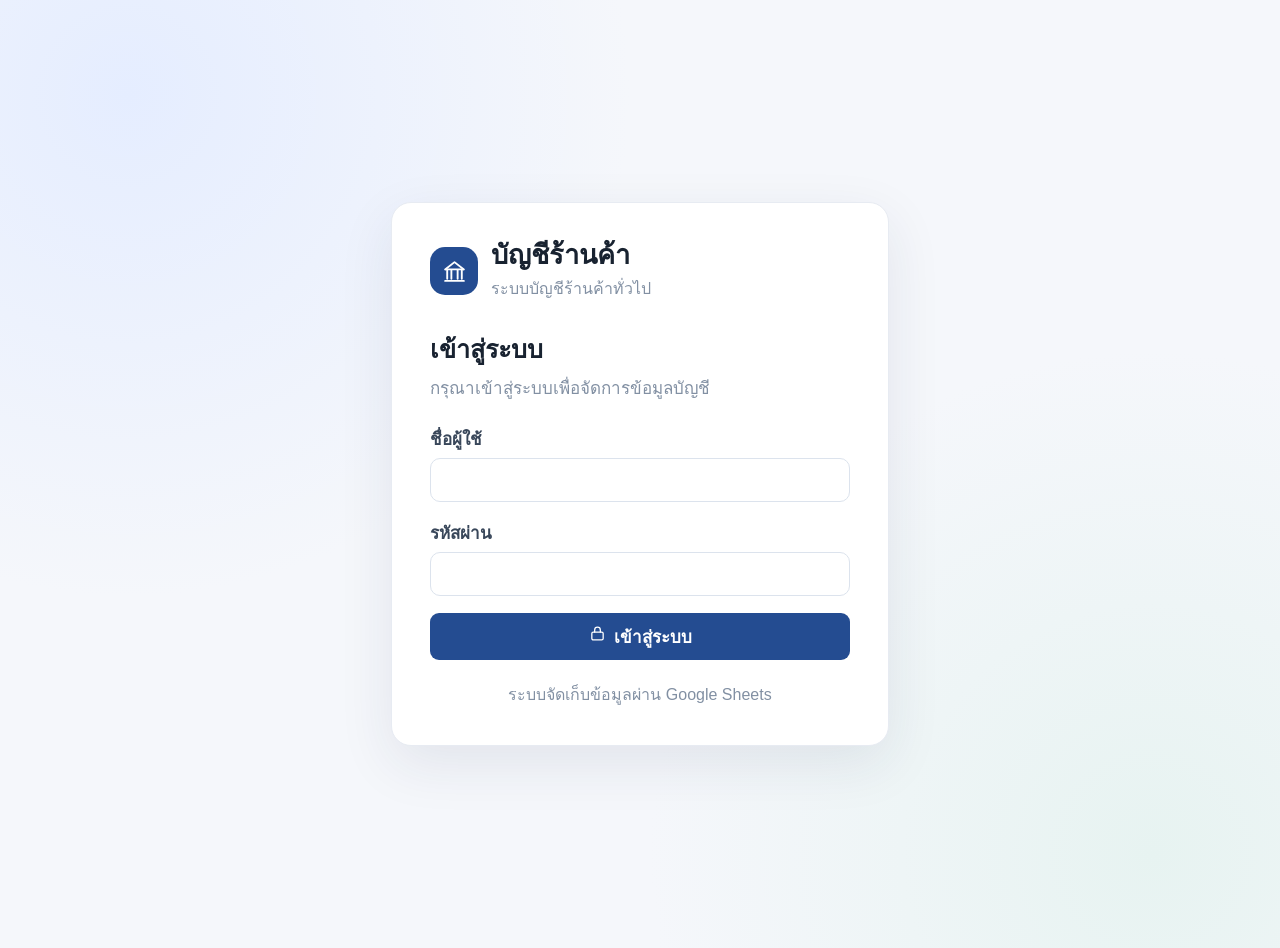
<file: index (1).html>
<!DOCTYPE html>
<html lang="th">
<head>
  <base target="_top">
  <meta charset="UTF-8">
  <meta name="viewport" content="width=device-width, initial-scale=1">

  <title>ระบบบัญชีร้านค้าทั่วไป</title>

  <link rel="preconnect" href="https://fonts.googleapis.com">
  <link rel="preconnect" href="https://fonts.gstatic.com" crossorigin>

  <style>
    * {
      font-family: 'TH Sarabun New', 'Sarabun', sans-serif;
    }

    body {
      margin: 0;
      background: #f5f7fb;
      color: #182230;
      font-size: 17px;
    }

    button,
    input,
    select,
    textarea {
      font: inherit;
    }

    button {
      cursor: pointer;
    }

    .hidden {
      display: none !important;
    }

    .login-screen {
      min-height: 100vh;
      display: flex;
      align-items: center;
      justify-content: center;
      padding: 24px;
      background:
        radial-gradient(circle at 10% 10%, #e5edff 0, transparent 35%),
        radial-gradient(circle at 90% 90%, #e7f3f1 0, transparent 35%),
        #f5f7fb;
    }

    .login-card {
      width: 100%;
      max-width: 420px;
      background: #fff;
      border: 1px solid #e7ebf2;
      border-radius: 20px;
      padding: 38px;
      box-shadow: 0 18px 55px rgba(28, 44, 75, .09);
    }

    .login-brand {
      display: flex;
      align-items: center;
      gap: 13px;
      margin-bottom: 28px;
    }

    .brand-icon {
      width: 48px;
      height: 48px;
      border-radius: 15px;
      background: #244c91;
      color: white;
      display: grid;
      place-items: center;
    }

    .brand-icon svg {
      width: 25px;
      height: 25px;
    }

    .login-title {
      font-size: 27px;
      font-weight: 700;
      line-height: 1.1;
    }

    .login-subtitle {
      color: #8290a3;
      font-size: 16px;
      margin-top: 5px;
    }

    .login-card h2 {
      font-size: 25px;
      margin: 0 0 5px;
    }

    .login-card .muted {
      color: #8290a3;
      margin: 0 0 24px;
    }

    .field {
      margin-bottom: 17px;
    }

    .field label {
      display: block;
      margin-bottom: 6px;
      font-weight: 600;
      color: #39475a;
    }

    .field input,
    .field select,
    .field textarea {
      width: 100%;
      box-sizing: border-box;
      border: 1px solid #dce3ed;
      background: #fff;
      border-radius: 10px;
      padding: 11px 13px;
      outline: none;
      color: #182230;
      transition: border-color .2s, box-shadow .2s;
    }

    .field input:focus,
    .field select:focus,
    .field textarea:focus {
      border-color: #4777c7;
      box-shadow: 0 0 0 3px rgba(71, 119, 199, .12);
    }

    .field textarea {
      min-height: 82px;
      resize: vertical;
    }

    .btn {
      display: inline-flex;
      align-items: center;
      justify-content: center;
      gap: 8px;
      border: 1px solid transparent;
      border-radius: 9px;
      padding: 9px 15px;
      font-size: 17px;
      font-weight: 600;
      transition: .18s ease;
      white-space: nowrap;
    }

    .btn svg {
      width: 17px;
      height: 17px;
      flex: 0 0 auto;
    }

    .btn-primary {
      background: #244c91;
      color: #fff;
    }

    .btn-primary:hover {
      background: #1d3e78;
      transform: translateY(-1px);
    }

    .btn-secondary {
      background: #fff;
      color: #34445b;
      border-color: #dce3ed;
    }

    .btn-secondary:hover {
      background: #f5f7fb;
    }

    .btn-danger {
      background: #fff1f1;
      color: #bd3d3d;
      border-color: #f5d4d4;
    }

    .btn-success {
      background: #eaf7ef;
      color: #237b4b;
      border-color: #d1eddd;
    }

    .btn-block {
      width: 100%;
    }

    .app-shell {
      display: flex;
      min-height: 100vh;
    }

    .sidebar {
      width: 252px;
      flex: 0 0 252px;
      background: #fff;
      border-right: 1px solid #e8edf4;
      display: flex;
      flex-direction: column;
      transition: transform .25s ease;
      z-index: 40;
    }

    .sidebar-brand {
      height: 76px;
      display: flex;
      align-items: center;
      padding: 0 20px;
      gap: 12px;
      border-bottom: 1px solid #edf0f5;
    }

    .sidebar-brand .brand-icon {
      width: 40px;
      height: 40px;
      border-radius: 12px;
    }

    .sidebar-brand-name {
      font-weight: 700;
      font-size: 19px;
      line-height: 1.1;
    }

    .sidebar-brand-caption {
      font-size: 14px;
      color: #8491a3;
    }

    .sidebar-nav {
      padding: 17px 12px;
      flex: 1;
      overflow-y: auto;
    }

    .nav-section {
      color: #9aa6b6;
      font-size: 14px;
      font-weight: 700;
      padding: 13px 12px 6px;
      letter-spacing: .2px;
    }

    .nav-item {
      width: 100%;
      display: flex;
      align-items: center;
      gap: 12px;
      border: 0;
      background: transparent;
      color: #5e6c80;
      padding: 10px 12px;
      border-radius: 9px;
      text-align: left;
      margin: 2px 0;
      font-size: 17px;
      transition: .18s;
    }

    .nav-item svg {
      width: 19px;
      height: 19px;
      stroke-width: 1.8;
      flex: 0 0 auto;
    }

    .nav-item:hover {
      background: #f4f7fc;
      color: #244c91;
    }

    .nav-item.active {
      background: #edf3ff;
      color: #244c91;
      font-weight: 700;
    }

    .sidebar-footer {
      padding: 15px;
      border-top: 1px solid #edf0f5;
    }

    .user-mini {
      display: flex;
      align-items: center;
      gap: 10px;
      padding: 7px;
    }

    .avatar {
      width: 36px;
      height: 36px;
      display: grid;
      place-items: center;
      border-radius: 50%;
      background: #eaf0fc;
      color: #244c91;
      font-weight: 700;
    }

    .user-mini-name {
      font-weight: 700;
      line-height: 1.1;
    }

    .user-mini-role {
      font-size: 14px;
      color: #8995a6;
    }

    .main-area {
      min-width: 0;
      flex: 1;
      display: flex;
      flex-direction: column;
    }

    .topbar {
      height: 76px;
      background: rgba(255,255,255,.95);
      border-bottom: 1px solid #e8edf4;
      display: flex;
      align-items: center;
      justify-content: space-between;
      padding: 0 28px;
      position: sticky;
      top: 0;
      z-index: 20;
      backdrop-filter: blur(10px);
    }

    .topbar-left,
    .topbar-right {
      display: flex;
      align-items: center;
      gap: 13px;
    }

    .topbar-title {
      font-size: 23px;
      font-weight: 700;
    }

    .topbar-date {
      color: #8995a6;
      font-size: 15px;
    }

    .icon-button {
      width: 38px;
      height: 38px;
      border: 1px solid #e5eaf1;
      border-radius: 9px;
      background: #fff;
      color: #617087;
      display: grid;
      place-items: center;
    }

    .icon-button svg {
      width: 18px;
      height: 18px;
    }

    .content {
      padding: 27px 30px 40px;
      width: 100%;
      max-width: 1500px;
      margin: 0 auto;
      box-sizing: border-box;
    }

    .page-heading {
      display: flex;
      justify-content: space-between;
      align-items: flex-start;
      gap: 15px;
      margin-bottom: 22px;
    }

    .page-heading h1 {
      font-size: 27px;
      margin: 0;
      line-height: 1.15;
    }

    .page-heading p {
      margin: 5px 0 0;
      color: #8793a5;
      font-size: 16px;
    }

    .page-actions {
      display: flex;
      gap: 8px;
      flex-wrap: wrap;
    }

    .stats-grid {
      display: grid;
      grid-template-columns: repeat(4, minmax(0, 1fr));
      gap: 15px;
      margin-bottom: 20px;
    }

    .stat-card {
      background: #fff;
      border: 1px solid #e8edf4;
      border-radius: 13px;
      padding: 18px;
      min-width: 0;
    }

    .stat-top {
      display: flex;
      align-items: center;
      justify-content: space-between;
      color: #7d8a9d;
      font-size: 16px;
    }

    .stat-icon {
      width: 35px;
      height: 35px;
      border-radius: 10px;
      display: grid;
      place-items: center;
      background: #edf3ff;
      color: #315fa9;
    }

    .stat-icon svg {
      width: 18px;
      height: 18px;
    }

    .stat-value {
      font-size: 29px;
      font-weight: 700;
      margin-top: 9px;
      line-height: 1.2;
      color: #1d2a3c;
      overflow-wrap: anywhere;
    }

    .stat-caption {
      color: #a0aaba;
      font-size: 14px;
      margin-top: 3px;
    }

    .dashboard-grid {
      display: grid;
      grid-template-columns: minmax(0, 1.55fr) minmax(280px, 1fr);
      gap: 18px;
    }

    .panel {
      background: #fff;
      border: 1px solid #e8edf4;
      border-radius: 13px;
      padding: 19px;
      min-width: 0;
      margin-bottom: 18px;
    }

    .panel-header {
      display: flex;
      justify-content: space-between;
      align-items: center;
      gap: 10px;
      margin-bottom: 15px;
    }

    .panel-title {
      font-size: 20px;
      font-weight: 700;
      margin: 0;
    }

    .panel-subtitle {
      color: #94a0b0;
      font-size: 14px;
    }

    .toolbar {
      display: flex;
      flex-wrap: wrap;
      align-items: center;
      gap: 9px;
      margin-bottom: 15px;
    }

    .toolbar input,
    .toolbar select {
      min-height: 39px;
      border: 1px solid #dfe5ee;
      background: #fff;
      border-radius: 9px;
      padding: 7px 11px;
      outline: none;
      color: #39475a;
    }

    .toolbar input:focus,
    .toolbar select:focus {
      border-color: #4777c7;
    }

    .toolbar .search-input {
      min-width: 210px;
      flex: 1;
    }

    .table-wrap {
      width: 100%;
      overflow-x: auto;
      border: 1px solid #edf0f5;
      border-radius: 10px;
    }

    table {
      width: 100%;
      border-collapse: collapse;
      font-size: 16px;
      white-space: nowrap;
    }

    thead {
      background: #f7f9fc;
    }

    th {
      font-weight: 700;
      color: #65748a;
      text-align: left;
      padding: 11px 13px;
      border-bottom: 1px solid #e9edf3;
    }

    td {
      padding: 10px 13px;
      border-bottom: 1px solid #f0f2f6;
      color: #3d4b5e;
    }

    tbody tr:hover {
      background: #fafbfd;
    }

    tbody tr:last-child td {
      border-bottom: 0;
    }

    .text-right {
      text-align: right;
    }

    .text-center {
      text-align: center;
    }

    .muted {
      color: #8995a6;
    }

    .badge {
      display: inline-flex;
      align-items: center;
      border-radius: 20px;
      padding: 3px 10px;
      font-size: 14px;
      font-weight: 600;
      background: #f0f3f8;
      color: #69778b;
    }

    .badge-success {
      background: #e9f7ef;
      color: #277a4c;
    }

    .badge-danger {
      background: #fff0f0;
      color: #b93b3b;
    }

    .badge-warning {
      background: #fff5df;
      color: #9c6c12;
    }

    .badge-info {
      background: #edf3ff;
      color: #315fa9;
    }

    .table-actions {
      display: flex;
      gap: 5px;
      justify-content: flex-end;
    }

    .table-action {
      width: 31px;
      height: 31px;
      display: grid;
      place-items: center;
      background: transparent;
      border: 1px solid transparent;
      border-radius: 7px;
      color: #738197;
    }

    .table-action:hover {
      background: #f0f4fa;
      color: #244c91;
    }

    .table-action.danger:hover {
      color: #b93b3b;
      background: #fff0f0;
    }

    .table-action svg {
      width: 16px;
      height: 16px;
    }

    .empty-state {
      text-align: center;
      padding: 42px 15px;
      color: #9aa6b6;
    }

    .empty-state svg {
      width: 34px;
      height: 34px;
      margin-bottom: 8px;
      stroke-width: 1.5;
    }

    .empty-state-title {
      color: #637187;
      font-size: 18px;
      font-weight: 700;
    }

    .empty-state p {
      margin: 3px 0 0;
      font-size: 15px;
    }

    .pagination {
      display: flex;
      align-items: center;
      justify-content: space-between;
      gap: 10px;
      padding-top: 13px;
      color: #8793a5;
      font-size: 15px;
    }

    .pagination-actions {
      display: flex;
      gap: 6px;
    }

    .pagination-actions button {
      border: 1px solid #e1e7ef;
      background: #fff;
      border-radius: 7px;
      padding: 5px 10px;
      color: #5e6c80;
    }

    .modal-backdrop {
      position: fixed;
      inset: 0;
      z-index: 100;
      background: rgba(20, 31, 48, .42);
      backdrop-filter: blur(3px);
      display: flex;
      align-items: center;
      justify-content: center;
      padding: 18px;
      animation: fadeIn .16s ease;
    }

    .modal {
      width: 100%;
      max-width: 650px;
      max-height: calc(100vh - 36px);
      overflow: auto;
      background: #fff;
      border-radius: 16px;
      box-shadow: 0 24px 80px rgba(14, 28, 51, .2);
      animation: modalIn .2s ease;
    }

    .modal-large {
      max-width: 900px;
    }

    .modal-header {
      display: flex;
      align-items: center;
      justify-content: space-between;
      padding: 19px 23px;
      border-bottom: 1px solid #edf0f5;
      position: sticky;
      top: 0;
      background: #fff;
      z-index: 2;
    }

    .modal-header h2 {
      margin: 0;
      font-size: 22px;
    }

    .modal-body {
      padding: 22px 23px;
    }

    .modal-footer {
      padding: 15px 23px;
      border-top: 1px solid #edf0f5;
      display: flex;
      justify-content: flex-end;
      gap: 9px;
      position: sticky;
      bottom: 0;
      background: #fff;
    }

    .form-grid {
      display: grid;
      grid-template-columns: repeat(2, minmax(0, 1fr));
      gap: 0 15px;
    }

    .form-grid .field.full {
      grid-column: 1 / -1;
    }

    .toast-container {
      position: fixed;
      right: 22px;
      top: 20px;
      z-index: 200;
      display: flex;
      flex-direction: column;
      gap: 9px;
      width: min(360px, calc(100vw - 40px));
    }

    .toast {
      background: #fff;
      border: 1px solid #e8edf4;
      border-left: 4px solid #4777c7;
      border-radius: 10px;
      padding: 13px 15px;
      box-shadow: 0 10px 35px rgba(25, 42, 70, .12);
      display: flex;
      gap: 10px;
      align-items: flex-start;
      animation: toastIn .2s ease;
    }

    .toast.success {
      border-left-color: #27945a;
    }

    .toast.error {
      border-left-color: #d34b4b;
    }

    .toast.warning {
      border-left-color: #d99a24;
    }

    .toast-icon svg {
      width: 19px;
      height: 19px;
    }

    .toast-message {
      color: #39475a;
      line-height: 1.3;
    }

    .loading-overlay {
      position: fixed;
      inset: 0;
      z-index: 150;
      display: flex;
      align-items: center;
      justify-content: center;
      background: rgba(247, 249, 252, .75);
      backdrop-filter: blur(2px);
    }

    .loading-card {
      display: flex;
      align-items: center;
      gap: 12px;
      background: #fff;
      border: 1px solid #e8edf4;
      border-radius: 12px;
      padding: 16px 21px;
      box-shadow: 0 10px 30px rgba(25, 42, 70, .08);
      color: #526176;
    }

    .spinner {
      width: 21px;
      height: 21px;
      border: 2px solid #dbe5f4;
      border-top-color: #315fa9;
      border-radius: 50%;
      animation: spin .7s linear infinite;
    }

    .notice {
      border: 1px solid #e3eaf6;
      background: #f4f7fc;
      color: #536b8d;
      border-radius: 10px;
      padding: 12px 14px;
      margin-bottom: 16px;
      font-size: 16px;
    }

    .notice.warning {
      border-color: #f1e2bd;
      background: #fff9e9;
      color: #8a681d;
    }

    .notice.error {
      border-color: #f1d4d4;
      background: #fff4f4;
      color: #a43c3c;
    }

    .summary-row {
      display: flex;
      align-items: center;
      justify-content: space-between;
      gap: 12px;
      border-bottom: 1px solid #edf0f5;
      padding: 11px 0;
    }

    .summary-row:last-child {
      border-bottom: 0;
    }

    .summary-label {
      color: #7b899c;
    }

    .summary-value {
      font-weight: 700;
      color: #25364d;
    }

    .report-total {
      background: #f7f9fc;
      font-weight: 700;
    }

    .journal-line {
      display: grid;
      grid-template-columns: 1.1fr 1fr .75fr .75fr 36px;
      gap: 7px;
      margin-bottom: 8px;
      align-items: center;
    }

    .journal-line input,
    .journal-line select {
      width: 100%;
      min-width: 0;
      box-sizing: border-box;
      padding: 8px;
      border: 1px solid #dce3ed;
      border-radius: 8px;
      outline: none;
    }

    .journal-total {
      display: flex;
      justify-content: flex-end;
      gap: 22px;
      padding: 12px 0;
      border-top: 1px solid #e9edf3;
      font-weight: 700;
    }

    .settings-section {
      max-width: 750px;
    }

    .settings-section h3 {
      font-size: 20px;
      margin: 0 0 16px;
    }

    .mobile-overlay {
      display: none;
    }

    @keyframes spin {
      to { transform: rotate(360deg); }
    }

    @keyframes fadeIn {
      from { opacity: 0; }
      to { opacity: 1; }
    }

    @keyframes modalIn {
      from { opacity: 0; transform: translateY(9px) scale(.99); }
      to { opacity: 1; transform: translateY(0) scale(1); }
    }

    @keyframes toastIn {
      from { opacity: 0; transform: translateX(12px); }
      to { opacity: 1; transform: translateX(0); }
    }

    @media (max-width: 1100px) {
      .stats-grid {
        grid-template-columns: repeat(2, minmax(0, 1fr));
      }

      .dashboard-grid {
        grid-template-columns: 1fr;
      }
    }

    @media (max-width: 760px) {
      .sidebar {
        position: fixed;
        inset: 0 auto 0 0;
        transform: translateX(-100%);
        box-shadow: 12px 0 35px rgba(20, 31, 48, .12);
      }

      .sidebar.open {
        transform: translateX(0);
      }

      .mobile-overlay.show {
        display: block;
        position: fixed;
        inset: 0;
        z-index: 30;
        background: rgba(20, 31, 48, .35);
      }

      .topbar {
        height: 64px;
        padding: 0 14px;
      }

      .content {
        padding: 20px 14px 30px;
      }

      .topbar-title {
        font-size: 20px;
      }

      .topbar-date {
        display: none;
      }

      .page-heading {
        flex-direction: column;
      }

      .stats-grid {
        gap: 10px;
      }

      .stat-card {
        padding: 13px;
      }

      .stat-value {
        font-size: 24px;
      }

      .form-grid {
        grid-template-columns: 1fr;
      }

      .form-grid .field.full {
        grid-column: auto;
      }

      .modal-backdrop {
        padding: 8px;
        align-items: flex-end;
      }

      .modal {
        max-height: 92vh;
        border-radius: 16px 16px 10px 10px;
      }

      .journal-line {
        grid-template-columns: 1fr 1fr;
        padding: 10px;
        border: 1px solid #edf0f5;
        border-radius: 9px;
      }

      .journal-line button {
        grid-column: 2;
        justify-self: end;
      }
    }

    @media (max-width: 420px) {
      .stats-grid {
        grid-template-columns: 1fr 1fr;
      }

      .stat-value {
        font-size: 21px;
      }

      .login-card {
        padding: 25px;
      }

      .page-actions {
        width: 100%;
      }

      .page-actions .btn {
        flex: 1;
      }
    }

    @media print {
      .sidebar,
      .topbar,
      .page-actions,
      .toolbar,
      .table-actions,
      .pagination,
      .no-print {
        display: none !important;
      }

      body,
      .main-area,
      .content {
        background: #fff !important;
        padding: 0 !important;
      }

      .panel,
      .stat-card {
        border: 0 !important;
        box-shadow: none !important;
      }

      table {
        white-space: normal;
      }

      body,
      table,
      th,
      td {
        font-family: 'TH Sarabun New', sans-serif !important;
      }
    }
  </style>

  <?!= include('style'); ?>
</head>

<body>

  <div id="toastContainer" class="toast-container"></div>

  <div id="loadingOverlay" class="loading-overlay hidden">
    <div class="loading-card">
      <div class="spinner"></div>
      <span id="loadingText">กำลังดำเนินการ...</span>
    </div>
  </div>

  <section id="loginScreen" class="login-screen">
    <div class="login-card">

      <div class="login-brand">
        <div class="brand-icon" id="loginBrandIcon"></div>
        <div>
          <div class="login-title">บัญชีร้านค้า</div>
          <div class="login-subtitle">ระบบบัญชีร้านค้าทั่วไป</div>
        </div>
      </div>

      <h2>เข้าสู่ระบบ</h2>
      <p class="muted">กรุณาเข้าสู่ระบบเพื่อจัดการข้อมูลบัญชี</p>

      <form id="loginForm">
        <div class="field">
          <label for="loginUsername">ชื่อผู้ใช้</label>
          <input id="loginUsername" name="username"
                 autocomplete="username" required>
        </div>

        <div class="field">
          <label for="loginPassword">รหัสผ่าน</label>
          <input id="loginPassword" name="password"
                 type="password" autocomplete="current-password" required>
        </div>

        <button class="btn btn-primary btn-block" type="submit">
          <span id="loginButtonIcon"></span>
          เข้าสู่ระบบ
        </button>
      </form>

      <div class="login-subtitle" style="margin-top:22px;text-align:center">
        ระบบจัดเก็บข้อมูลผ่าน Google Sheets
      </div>
    </div>
  </section>

  <div id="appShell" class="app-shell hidden">

    <div id="mobileOverlay" class="mobile-overlay"
         onclick="toggleSidebar(false)"></div>

    <aside id="sidebar" class="sidebar">

      <div class="sidebar-brand">
        <div class="brand-icon" id="sidebarBrandIcon"></div>
        <div>
          <div class="sidebar-brand-name">บัญชีร้านค้า</div>
          <div class="sidebar-brand-caption">ระบบจัดการภายใน</div>
        </div>
      </div>

      <nav class="sidebar-nav">

        <div class="nav-section">ภาพรวม</div>

        <button class="nav-item active" data-page="dashboard">
          <span data-icon="dashboard"></span>
          <span>แดชบอร์ด</span>
        </button>

        <div class="nav-section">ข้อมูลหลัก</div>

        <button class="nav-item" data-page="products">
          <span data-icon="package"></span>
          <span>สินค้าและคลังสินค้า</span>
        </button>

        <button class="nav-item" data-page="customers">
          <span data-icon="users"></span>
          <span>ข้อมูลลูกค้า</span>
        </button>

        <button class="nav-item" data-page="suppliers">
          <span data-icon="truck"></span>
          <span>ข้อมูลผู้จำหน่าย</span>
        </button>

        <div class="nav-section">การเงิน</div>

        <button class="nav-item" data-page="transactions">
          <span data-icon="arrow-left-right"></span>
          <span>รายรับ - รายจ่าย</span>
        </button>

        <button class="nav-item" data-page="receipts">
          <span data-icon="receipt"></span>
          <span>บันทึกรับเงิน</span>
        </button>

        <button class="nav-item" data-page="payments">
          <span data-icon="wallet"></span>
          <span>บันทึกจ่ายเงิน</span>
        </button>

        <button class="nav-item" data-page="journals">
          <span data-icon="book-open"></span>
          <span>สมุดรายวัน</span>
        </button>

        <div class="nav-section">รายงาน</div>

        <button class="nav-item" data-page="reports">
          <span data-icon="chart"></span>
          <span>รายงานทางบัญชี</span>
        </button>

        <div class="nav-section admin-only">ระบบ</div>

        <button class="nav-item admin-only" data-page="users">
          <span data-icon="user-cog"></span>
          <span>จัดการผู้ใช้งาน</span>
        </button>

        <button class="nav-item admin-only" data-page="audit">
          <span data-icon="history"></span>
          <span>ประวัติการใช้งาน</span>
        </button>

        <button class="nav-item admin-only" data-page="settings">
          <span data-icon="settings"></span>
          <span>ตั้งค่าระบบ</span>
        </button>

      </nav>

      <div class="sidebar-footer">
        <div class="user-mini">
          <div class="avatar" id="userAvatar">U</div>
          <div>
            <div class="user-mini-name" id="sidebarUserName">ผู้ใช้งาน</div>
            <div class="user-mini-role" id="sidebarUserRole">ผู้ใช้งาน</div>
          </div>
        </div>

        <button class="btn btn-secondary btn-block"
                style="margin-top:9px"
                onclick="openPasswordModal()">
          <span data-icon="key"></span>
          เปลี่ยนรหัสผ่าน
        </button>

        <button class="btn btn-secondary btn-block"
                style="margin-top:7px"
                onclick="logout()">
          <span data-icon="log-out"></span>
          ออกจากระบบ
        </button>
      </div>

    </aside>

    <main class="main-area">

      <header class="topbar">
        <div class="topbar-left">
          <button class="icon-button" onclick="toggleSidebar()"
                  aria-label="เปิดเมนู">
            <span data-icon="menu"></span>
          </button>
          <div>
            <div class="topbar-title" id="topbarTitle">แดชบอร์ด</div>
            <div class="topbar-date" id="topbarDate"></div>
          </div>
        </div>

        <div class="topbar-right">
          <button class="icon-button" onclick="refreshCurrentPage()"
                  title="รีเฟรชข้อมูล">
            <span data-icon="refresh"></span>
          </button>
        </div>
      </header>

      <section id="pageContent" class="content"></section>

    </main>
  </div>

  <div id="modalRoot"></div>

  <script>
    'use strict';

    const AppState = {
      token: null,
      user: null,
      settings: {},
      accounts: [],
      currentPage: 'dashboard',
      pageData: [],
      page: 1,
      pageSize: 100,
      search: '',
      report: null,
      loading: false
    };

    const PAGE_TITLES = {
      dashboard: 'แดชบอร์ด',
      products: 'สินค้าและคลังสินค้า',
      customers: 'ข้อมูลลูกค้า',
      suppliers: 'ข้อมูลผู้จำหน่าย',
      transactions: 'รายรับ - รายจ่าย',
      receipts: 'บันทึกรับเงิน',
      payments: 'บันทึกจ่ายเงิน',
      journals: 'สมุดรายวัน',
      reports: 'รายงานทางบัญชี',
      users: 'จัดการผู้ใช้งาน',
      audit: 'ประวัติการใช้งาน',
      settings: 'ตั้งค่าระบบ'
    };

    const ICONS = {
      dashboard: '<rect x="3" y="3" width="7" height="7" rx="1.5"/><rect x="14" y="3" width="7" height="7" rx="1.5"/><rect x="14" y="14" width="7" height="7" rx="1.5"/><rect x="3" y="14" width="7" height="7" rx="1.5"/>',
      package: '<path d="m12 3 9 5-9 5-9-5 9-5Z"/><path d="M3 8v8l9 5 9-5V8"/><path d="M12 13v8"/>',
      users: '<path d="M16 21v-2a4 4 0 0 0-4-4H6a4 4 0 0 0-4 4v2"/><circle cx="9" cy="7" r="4"/><path d="M22 21v-2a4 4 0 0 0-3-3.87"/><path d="M16 3.13a4 4 0 0 1 0 7.75"/>',
      truck: '<path d="M3 6h12v12H3z"/><path d="M15 10h4l3 3v5h-7z"/><circle cx="7.5" cy="19" r="1.5"/><circle cx="18.5" cy="19" r="1.5"/>',
      'arrow-left-right': '<path d="M17 3l4 4-4 4"/><path d="M3 7h18"/><path d="M7 21l-4-4 4-4"/><path d="M21 17H3"/>',
      receipt: '<path d="M4 3h16v18l-4-2-4 2-4-2-4 2V3Z"/><path d="M8 8h8M8 12h8M8 16h4"/>',
      wallet: '<rect x="3" y="5" width="18" height="15" rx="2"/><path d="M3 8h18"/><path d="M16 14h2"/>',
      'book-open': '<path d="M12 7v14"/><path d="M3 18V5a2 2 0 0 1 2-2h4a3 3 0 0 1 3 3 3 3 0 0 1 3-3h4a2 2 0 0 1 2 2v13"/><path d="M3 18h6a3 3 0 0 1 3 3 3 3 0 0 1 3-3h6"/>',
      chart: '<path d="M3 3v18h18"/><path d="m19 9-5 5-4-4-5 5"/><path d="M19 9h-5V4"/>',
      'user-cog': '<circle cx="9" cy="8" r="4"/><path d="M3 21v-2a6 6 0 0 1 12 0v2"/><path d="M19 8v4M17 10h4"/><path d="m18 16 1 1 2-2"/>',
      history: '<path d="M3 12a9 9 0 1 0 3-6.7L3 8"/><path d="M3 3v5h5"/><path d="M12 7v5l3 2"/>',
      settings: '<circle cx="12" cy="12" r="3"/><path d="m19.4 15 .1.1 1.4 1.1-1.4 2.4-1.7-.6a8 8 0 0 1-1.5.9l-.3 1.8h-2.8l-.3-1.8a8 8 0 0 1-1.5-.9l-1.7.6-1.4-2.4 1.4-1.1a7 7 0 0 1 0-1.8l-1.4-1.1 1.4-2.4 1.7.6a8 8 0 0 1 1.5-.9l.3-1.8h2.8l.3 1.8a8 8 0 0 1 1.5.9l1.7-.6 1.4 2.4-1.4 1.1a7 7 0 0 1 0 1.7Z"/>',
      key: '<circle cx="8" cy="15" r="4"/><path d="m11 12 9-9 2 2-3 3 2 2-3 3-2-2-3 3"/>',
      'log-out': '<path d="M10 17l5-5-5-5"/><path d="M15 12H3"/><path d="M12 3h7a2 2 0 0 1 2 2v14a2 2 0 0 1-2 2h-7"/>',
      menu: '<path d="M4 6h16M4 12h16M4 18h16"/>',
      refresh: '<path d="M20 7v5h-5"/><path d="M4 17v-5h5"/><path d="M5.6 9a7 7 0 0 1 11.6-2L20 12"/><path d="M18.4 15a7 7 0 0 1-11.6 2L4 12"/>',
      plus: '<path d="M12 5v14M5 12h14"/>',
      search: '<circle cx="11" cy="11" r="7"/><path d="m20 20-4-4"/>',
      edit: '<path d="M12 20h9"/><path d="M16.5 3.5a2.1 2.1 0 0 1 3 3L8 18l-4 1 1-4Z"/>',
      trash: '<path d="M3 6h18M8 6V4h8v2m3 0-1 15H6L5 6"/><path d="M10 11v6M14 11v6"/>',
      printer: '<path d="M6 9V3h12v6"/><path d="M6 18H4a2 2 0 0 1-2-2v-5a2 2 0 0 1 2-2h16a2 2 0 0 1 2 2v5a2 2 0 0 1-2 2h-2"/><path d="M6 14h12v7H6z"/>',
      close: '<path d="m18 6-12 12M6 6l12 12"/>',
      check: '<path d="m5 12 4 4L19 6"/>',
      alert: '<path d="M10.3 3.9 2.6 17.2A2 2 0 0 0 4.3 20h15.4a2 2 0 0 0 1.7-2.8L13.7 3.9a2 2 0 0 0-3.4 0Z"/><path d="M12 9v4M12 17h.01"/>',
      file: '<path d="M14 2H6a2 2 0 0 0-2 2v16a2 2 0 0 0 2 2h12a2 2 0 0 0 2-2V8Z"/><path d="M14 2v6h6M8 13h8M8 17h8"/>',
      calendar: '<rect x="3" y="5" width="18" height="16" rx="2"/><path d="M16 3v4M8 3v4M3 10h18"/>',
      bank: '<path d="m3 10 9-7 9 7"/><path d="M4 10h16M5 10v9M9 10v9M15 10v9M19 10v9M3 21h18"/>',
      box: '<path d="m12 3 9 5-9 5-9-5 9-5Z"/><path d="M3 8v8l9 5 9-5V8"/>',
      eye: '<path d="M2 12s3.5-7 10-7 10 7 10 7-3.5 7-10 7S2 12 2 12Z"/><circle cx="12" cy="12" r="3"/>',
      download: '<path d="M21 15v4a2 2 0 0 1-2 2H5a2 2 0 0 1-2-2v-4"/><path d="m7 10 5 5 5-5M12 15V3"/>',
      minus: '<path d="M5 12h14"/>',
      lock: '<rect x="4" y="10" width="16" height="11" rx="2"/><path d="M8 10V7a4 4 0 0 1 8 0v3"/>'
    };

    function icon(name, size = 20) {
      const content = ICONS[name] || ICONS.file;

      return `
        <svg width="${size}" height="${size}" viewBox="0 0 24 24"
             fill="none" stroke="currentColor" stroke-width="1.8"
             stroke-linecap="round" stroke-linejoin="round"
             aria-hidden="true">
          ${content}
        </svg>`;
    }

    function applyIcons() {
      document.querySelectorAll('[data-icon]').forEach(function(el) {
        el.innerHTML = icon(el.getAttribute('data-icon'));
      });

      document.getElementById('loginBrandIcon').innerHTML = icon('bank', 25);
      document.getElementById('sidebarBrandIcon').innerHTML = icon('bank', 23);
      document.getElementById('loginButtonIcon').innerHTML = icon('lock', 17);
    }

    function escapeHtml(value) {
      return String(value == null ? '' : value)
        .replace(/&/g, '&amp;')
        .replace(/</g, '&lt;')
        .replace(/>/g, '&gt;')
        .replace(/"/g, '&quot;')
        .replace(/'/g, '&#039;');
    }

    function money(value) {
      return Number(value || 0).toLocaleString('th-TH', {
        minimumFractionDigits: 2,
        maximumFractionDigits: 2
      });
    }

    function dateText(value) {
      if (!value) return '-';

      const d = new Date(value);

      if (isNaN(d.getTime())) {
        return escapeHtml(value);
      }

      return d.toLocaleDateString('th-TH', {
        day: '2-digit',
        month: 'short',
        year: 'numeric'
      });
    }

    function todayInput() {
      const d = new Date();
      const y = d.getFullYear();
      const m = String(d.getMonth() + 1).padStart(2, '0');
      const day = String(d.getDate()).padStart(2, '0');
      return `${y}-${m}-${day}`;
    }

    function firstDayInput() {
      const d = new Date();
      return `${d.getFullYear()}-${String(d.getMonth() + 1).padStart(2, '0')}-01`;
    }

    function showLoading(message = 'กำลังดำเนินการ...') {
      AppState.loading = true;
      document.getElementById('loadingText').textContent = message;
      document.getElementById('loadingOverlay').classList.remove('hidden');
    }

    function hideLoading() {
      AppState.loading = false;
      document.getElementById('loadingOverlay').classList.add('hidden');
    }

    function toast(message, type = 'success') {
      const root = document.getElementById('toastContainer');
      const el = document.createElement('div');
      el.className = `toast ${type}`;

      const iconName = type === 'error' ? 'alert' :
        type === 'warning' ? 'alert' : 'check';

      el.innerHTML = `
        <div class="toast-icon">${icon(iconName, 19)}</div>
        <div class="toast-message">${escapeHtml(message)}</div>
      `;

      root.appendChild(el);

      setTimeout(function() {
        el.style.opacity = '0';
        el.style.transform = 'translateX(10px)';
        setTimeout(() => el.remove(), 250);
      }, 3500);
    }

    function rpc(functionName, ...args) {
      return new Promise(function(resolve, reject) {
        if (!google || !google.script || !google.script.run) {
          reject(new Error('ไม่พบการเชื่อมต่อ Google Apps Script'));
          return;
        }

        google.script.run
          .withSuccessHandler(resolve)
          .withFailureHandler(function(error) {
            reject(new Error(error && error.message
              ? error.message
              : 'เกิดข้อผิดพลาดในการเชื่อมต่อ'));
          })[functionName](...args);
      });
    }

    async function callApi(functionName, ...args) {
      showLoading();

      try {
        const result = await rpc(functionName, ...args);

        if (result && result.success === false) {
          throw new Error(result.message || 'ไม่สามารถดำเนินการได้');
        }

        return result;
      } finally {
        hideLoading();
      }
    }

    async function login(event) {
      event.preventDefault();

      const username = document.getElementById('loginUsername').value.trim();
      const password = document.getElementById('loginPassword').value;

      try {
        showLoading('กำลังตรวจสอบข้อมูลเข้าสู่ระบบ...');

        const result = await rpc('apiLogin', username, password);

        hideLoading();

        if (!result || !result.success) {
          toast(result && result.message
            ? result.message
            : 'เข้าสู่ระบบไม่สำเร็จ', 'error');
          return;
        }

        AppState.token = result.token;
        AppState.user = result.user;

        await initializeApp();

      } catch (error) {
        hideLoading();
        toast(error.message, 'error');
      }
    }

    async function initializeApp() {
      try {
        showLoading('กำลังโหลดข้อมูลระบบ...');

        const result = await rpc('apiGetBootstrap', AppState.token);

        AppState.settings = result.settings || {};
        AppState.accounts = result.accounts || [];

        document.getElementById('loginScreen').classList.add('hidden');
        document.getElementById('appShell').classList.remove('hidden');

        document.getElementById('sidebarUserName').textContent =
          AppState.user.name || AppState.user.username;

        document.getElementById('sidebarUserRole').textContent =
          roleText(AppState.user.role);

        document.getElementById('userAvatar').textContent =
          (AppState.user.name || 'U').substring(0, 1);

        if (AppState.user.role !== 'Admin') {
          document.querySelectorAll('.admin-only').forEach(function(el) {
            el.classList.add('hidden');
          });
        }

        document.getElementById('topbarDate').textContent =
          new Date().toLocaleDateString('th-TH', {
            weekday: 'long',
            day: 'numeric',
            month: 'long',
            year: 'numeric'
          });

        await navigate('dashboard');

      } catch (error) {
        toast(error.message, 'error');
        document.getElementById('loginScreen').classList.remove('hidden');
        document.getElementById('appShell').classList.add('hidden');
      } finally {
        hideLoading();
      }
    }

    function roleText(role) {
      return {
        Admin: 'ผู้ดูแลระบบ',
        Staff: 'เจ้าหน้าที่',
        Viewer: 'ผู้ดูข้อมูล'
      }[role] || role || 'ผู้ใช้งาน';
    }

    async function logout() {
      const confirmed = await confirmDialog(
        'ออกจากระบบ',
        'คุณต้องการออกจากระบบใช่หรือไม่'
      );

      if (!confirmed) return;

      try {
        if (AppState.token) {
          await rpc('apiLogout', AppState.token);
        }
      } catch (e) {
        // ล้างสถานะฝั่งหน้าเว็บต่อ แม้คำขอออกจากระบบล้มเหลว
      }

      AppState.token = null;
      AppState.user = null;
      AppState.settings = {};
      AppState.accounts = [];

      document.getElementById('appShell').classList.add('hidden');
      document.getElementById('loginScreen').classList.remove('hidden');
      document.getElementById('loginPassword').value = '';
    }

    function toggleSidebar(force) {
      const sidebar = document.getElementById('sidebar');
      const overlay = document.getElementById('mobileOverlay');

      const open = typeof force === 'boolean'
        ? force
        : !sidebar.classList.contains('open');

      sidebar.classList.toggle('open', open);
      overlay.classList.toggle('show', open);
    }

    async function navigate(page) {
      if (!PAGE_TITLES[page]) return;

      AppState.currentPage = page;
      AppState.page = 1;
      AppState.search = '';

      document.querySelectorAll('.nav-item').forEach(function(button) {
        button.classList.toggle(
          'active',
          button.dataset.page === page
        );
      });

      document.getElementById('topbarTitle').textContent =
        PAGE_TITLES[page];

      toggleSidebar(false);

      await renderPage(page);
    }

    async function refreshCurrentPage() {
      await renderPage(AppState.currentPage);
      toast('โหลดข้อมูลล่าสุดแล้ว');
    }

    async function renderPage(page) {
      const root = document.getElementById('pageContent');

      root.innerHTML = `
        <div class="panel">
          <div class="loading-card">
            <div class="spinner"></div>
            กำลังโหลดข้อมูล...
          </div>
        </div>
      `;

      try {
        switch (page) {
          case 'dashboard':
            await renderDashboard();
            break;
          case 'products':
            await renderEntityPage('Products');
            break;
          case 'customers':
            await renderEntityPage('Customers');
            break;
          case 'suppliers':
            await renderEntityPage('Suppliers');
            break;
          case 'transactions':
            await renderEntityPage('Transactions');
            break;
          case 'receipts':
            await renderEntityPage('Receipts');
            break;
          case 'payments':
            await renderEntityPage('Payments');
            break;
          case 'journals':
            await renderJournals();
            break;
          case 'reports':
            renderReports();
            break;
          case 'users':
            await renderUsers();
            break;
          case 'audit':
            await renderAudit();
            break;
          case 'settings':
            renderSettings();
            break;
        }
      } catch (error) {
        root.innerHTML = `
          <div class="notice error">
            ${icon('alert', 18)}
            ${escapeHtml(error.message)}
          </div>
        `;
        toast(error.message, 'error');
      }
    }

    function pageHeading(title, subtitle, action = '') {
      return `
        <div class="page-heading">
          <div>
            <h1>${title}</h1>
            <p>${subtitle}</p>
          </div>
          <div class="page-actions">${action}</div>
        </div>
      `;
    }

    function statCard(label, value, iconName, caption = '') {
      return `
        <div class="stat-card">
          <div class="stat-top">
            <span>${label}</span>
            <span class="stat-icon">${icon(iconName, 18)}</span>
          </div>
          <div class="stat-value">${value}</div>
          <div class="stat-caption">${caption}</div>
        </div>
      `;
    }

    async function renderDashboard() {
      const data = await callApi('apiGetDashboard', AppState.token, {
        startDate: firstDayInput(),
        endDate: todayInput()
      });

      const s = data.summary || {};

      document.getElementById('pageContent').innerHTML = `
        ${pageHeading(
          'ภาพรวมกิจการ',
          'สรุปข้อมูลจากรายการที่บันทึกในระบบ'
        )}

        <div class="stats-grid">
          ${statCard('รายรับในช่วงที่เลือก', money(s.income) + ' บาท', 'chart', 'จากรายการรายรับ')}
          ${statCard('รายจ่ายในช่วงที่เลือก', money(s.expense) + ' บาท', 'wallet', 'จากรายการรายจ่าย')}
          ${statCard('รายรับสุทธิ', money(s.net) + ' บาท', 'bank', 'รายรับหักรายจ่าย')}
          ${statCard('มูลค่าสินค้าคงเหลือ', money(s.stockValue) + ' บาท', 'package', 'คำนวณจากต้นทุนสินค้า')}
          ${statCard('จำนวนสินค้า', Number(s.productCount || 0).toLocaleString('th-TH'), 'box', 'รายการสินค้าที่ใช้งาน')}
          ${statCard('สินค้าใกล้หมด', Number(s.lowStockCount || 0).toLocaleString('th-TH'), 'alert', 'ตามจุดแจ้งเตือนที่กำหนด')}
          ${statCard('ลูกค้า', Number(s.customerCount || 0).toLocaleString('th-TH'), 'users', 'ข้อมูลลูกค้าที่ใช้งาน')}
          ${statCard('ผู้จำหน่าย', Number(s.supplierCount || 0).toLocaleString('th-TH'), 'truck', 'ข้อมูลผู้จำหน่ายที่ใช้งาน')}
        </div>

        <div class="dashboard-grid">
          <div class="panel">
            <div class="panel-header">
              <div>
                <div class="panel-title">รายการล่าสุด</div>
                <div class="panel-subtitle">รายการรายรับและรายจ่ายที่บันทึกไว้</div>
              </div>
              <button class="btn btn-secondary"
                      onclick="navigate('transactions')">ดูทั้งหมด</button>
            </div>
            ${renderTransactionTable(data.recentTransactions || [])}
          </div>

          <div class="panel">
            <div class="panel-header">
              <div>
                <div class="panel-title">สินค้าใกล้หมด</div>
                <div class="panel-subtitle">ตรวจสอบจำนวนสินค้าคงเหลือ</div>
              </div>
            </div>
            ${renderLowStock(data.lowStockProducts || [])}
          </div>
        </div>
      `;
    }

    function renderTransactionTable(rows) {
      if (!rows.length) {
        return emptyState('ยังไม่มีรายการรายรับรายจ่าย');
      }

      return `
        <div class="table-wrap">
          <table>
            <thead>
              <tr>
                <th>วันที่</th>
                <th>ประเภท</th>
                <th>รายละเอียด</th>
                <th class="text-right">จำนวนเงิน</th>
              </tr>
            </thead>
            <tbody>
              ${rows.map(function(r) {
                return `
                  <tr>
                    <td>${dateText(r.date)}</td>
                    <td>
                      <span class="badge ${r.type === 'Income' ? 'badge-success' : 'badge-warning'}">
                        ${r.type === 'Income' ? 'รายรับ' : 'รายจ่าย'}
                      </span>
                    </td>
                    <td>${escapeHtml(r.description || '-')}</td>
                    <td class="text-right">${money(r.amount)}</td>
                  </tr>
                `;
              }).join('')}
            </tbody>
          </table>
        </div>
      `;
    }

    function renderLowStock(rows) {
      if (!rows.length) {
        return emptyState('ไม่มีสินค้าใกล้หมด');
      }

      return `
        <div>
          ${rows.map(function(p) {
            return `
              <div class="summary-row">
                <div>
                  <div style="font-weight:700">${escapeHtml(p.name)}</div>
                  <div class="muted">${escapeHtml(p.code || '')}</div>
                </div>
                <div style="text-align:right">
                  <div class="summary-value">${Number(p.quantity || 0)} ${escapeHtml(p.unit || '')}</div>
                  <span class="badge badge-warning">ใกล้หมด</span>
                </div>
              </div>
            `;
          }).join('')}
        </div>
      `;
    }

    function emptyState(message, detail = 'ข้อมูลจะแสดงเมื่อมีรายการบันทึก') {
      return `
        <div class="empty-state">
          ${icon('file', 34)}
          <div class="empty-state-title">${escapeHtml(message)}</div>
          <p>${escapeHtml(detail)}</p>
        </div>
      `;
    }

    const ENTITY_CONFIG = {
      Products: {
        title: 'สินค้า',
        description: 'จัดการสินค้า ราคา และจำนวนคงเหลือ',
        fields: [
          ['code', 'รหัสสินค้า', 'text'],
          ['name', 'ชื่อสินค้า', 'text', true],
          ['category', 'หมวดหมู่', 'text'],
          ['unit', 'หน่วยนับ', 'text'],
          ['costPrice', 'ราคาทุน', 'number'],
          ['sellPrice', 'ราคาขาย', 'number'],
          ['quantity', 'จำนวนคงเหลือ', 'number'],
          ['minQuantity', 'จุดแจ้งเตือนสินค้าใกล้หมด', 'number']
        ],
        columns: [
          ['code', 'รหัสสินค้า'],
          ['name', 'ชื่อสินค้า'],
          ['category', 'หมวดหมู่'],
          ['quantity', 'คงเหลือ'],
          ['costPrice', 'ราคาทุน'],
          ['sellPrice', 'ราคาขาย'],
          ['status', 'สถานะ']
        ]
      },

      Customers: {
        title: 'ลูกค้า',
        description: 'ข้อมูลลูกค้าและช่องทางติดต่อ',
        fields: [
          ['code', 'รหัสลูกค้า', 'text'],
          ['name', 'ชื่อลูกค้า', 'text', true],
          ['phone', 'โทรศัพท์', 'text'],
          ['email', 'อีเมล', 'email'],
          ['taxId', 'เลขประจำตัวผู้เสียภาษี', 'text'],
          ['address', 'ที่อยู่', 'textarea'],
          ['note', 'หมายเหตุ', 'textarea']
        ],
        columns: [
          ['code', 'รหัสลูกค้า'],
          ['name', 'ชื่อลูกค้า'],
          ['phone', 'โทรศัพท์'],
          ['taxId', 'เลขผู้เสียภาษี'],
          ['status', 'สถานะ']
        ]
      },

      Suppliers: {
        title: 'ผู้จำหน่าย',
        description: 'ข้อมูลผู้จำหน่ายและคู่ค้าของร้าน',
        fields: [
          ['code', 'รหัสผู้จำหน่าย', 'text'],
          ['name', 'ชื่อผู้จำหน่าย', 'text', true],
          ['phone', 'โทรศัพท์', 'text'],
          ['email', 'อีเมล', 'email'],
          ['taxId', 'เลขประจำตัวผู้เสียภาษี', 'text'],
          ['address', 'ที่อยู่', 'textarea'],
          ['note', 'หมายเหตุ', 'textarea']
        ],
        columns: [
          ['code', 'รหัสผู้จำหน่าย'],
          ['name', 'ชื่อผู้จำหน่าย'],
          ['phone', 'โทรศัพท์'],
          ['taxId', 'เลขผู้เสียภาษี'],
          ['status', 'สถานะ']
        ]
      },

      Transactions: {
        title: 'รายรับ - รายจ่าย',
        description: 'บันทึกรายรับและรายจ่ายทั่วไป',
        fields: [
          ['date', 'วันที่', 'date', true],
          ['type', 'ประเภท', 'select', true, [
            ['Income', 'รายรับ'],
            ['Expense', 'รายจ่าย']
          ]],
          ['category', 'หมวดหมู่', 'text'],
          ['description', 'รายละเอียด', 'text', true],
          ['amount', 'จำนวนเงิน', 'number', true],
          ['paymentMethod', 'ช่องทางชำระเงิน', 'select', false, [
            ['Cash', 'เงินสด'],
            ['Bank', 'เงินโอน / ธนาคาร'],
            ['Other', 'อื่น ๆ']
          ]],
          ['reference', 'เลขอ้างอิง', 'text']
        ],
        columns: [
          ['documentNo', 'เลขที่เอกสาร'],
          ['date', 'วันที่'],
          ['type', 'ประเภท'],
          ['category', 'หมวดหมู่'],
          ['description', 'รายละเอียด'],
          ['amount', 'จำนวนเงิน'],
          ['status', 'สถานะ']
        ]
      },

      Receipts: {
        title: 'รับเงิน',
        description: 'บันทึกรายการรับเงิน',
        fields: [
          ['date', 'วันที่รับเงิน', 'date', true],
          ['customerId', 'รหัสลูกค้า', 'text'],
          ['description', 'รายละเอียด', 'text', true],
          ['amount', 'จำนวนเงิน', 'number', true],
          ['paymentMethod', 'ช่องทางรับเงิน', 'select', false, [
            ['Cash', 'เงินสด'],
            ['Bank', 'เงินโอน / ธนาคาร'],
            ['Other', 'อื่น ๆ']
          ]],
          ['reference', 'เลขอ้างอิง', 'text']
        ],
        columns: [
          ['documentNo', 'เลขที่ใบรับเงิน'],
          ['date', 'วันที่'],
          ['customerId', 'รหัสลูกค้า'],
          ['description', 'รายละเอียด'],
          ['amount', 'จำนวนเงิน'],
          ['status', 'สถานะ']
        ]
      },

      Payments: {
        title: 'จ่ายเงิน',
        description: 'บันทึกรายการจ่ายเงิน',
        fields: [
          ['date', 'วันที่จ่ายเงิน', 'date', true],
          ['supplierId', 'รหัสผู้จำหน่าย', 'text'],
          ['description', 'รายละเอียด', 'text', true],
          ['amount', 'จำนวนเงิน', 'number', true],
          ['paymentMethod', 'ช่องทางจ่ายเงิน', 'select', false, [
            ['Cash', 'เงินสด'],
            ['Bank', 'เงินโอน / ธนาคาร'],
            ['Other', 'อื่น ๆ']
          ]],
          ['reference', 'เลขอ้างอิง', 'text']
        ],
        columns: [
          ['documentNo', 'เลขที่ใบจ่ายเงิน'],
          ['date', 'วันที่'],
          ['supplierId', 'รหัสผู้จำหน่าย'],
          ['description', 'รายละเอียด'],
          ['amount', 'จำนวนเงิน'],
          ['status', 'สถานะ']
        ]
      }
    };

    async function renderEntityPage(entity) {
      const config = ENTITY_CONFIG[entity];

      const result = await callApi('apiList', AppState.token, entity, {
        page: AppState.page,
        pageSize: AppState.pageSize,
        search: AppState.search,
        status: 'Active'
      });

      AppState.pageData = result.data || [];

      const root = document.getElementById('pageContent');

      const action = `
        <button class="btn btn-primary" onclick="openEntityForm('${entity}')">
          ${icon('plus', 17)}
          เพิ่ม${config.title}
        </button>
      `;

      root.innerHTML = `
        ${pageHeading(config.title, config.description, action)}

        <div class="panel">
          <div class="toolbar">
            <input class="search-input"
                   id="entitySearch"
                   placeholder="ค้นหาข้อมูล..."
                   value="${escapeHtml(AppState.search)}"
                   onkeydown="if(event.key==='Enter') searchEntity('${entity}')">
            <button class="btn btn-secondary"
                    onclick="searchEntity('${entity}')">
              ${icon('search', 16)}
              ค้นหา
            </button>
            <button class="btn btn-secondary"
                    onclick="clearEntitySearch('${entity}')">ล้าง</button>
          </div>

          ${renderEntityTable(entity, AppState.pageData)}

          ${renderPagination(result.total || 0, result.page || 1,
            result.pageSize || AppState.pageSize, entity)}
        </div>
      `;
    }

    function renderEntityTable(entity, rows) {
      const config = ENTITY_CONFIG[entity];

      if (!rows.length) {
        return emptyState('ไม่พบข้อมูล', 'ลองเปลี่ยนคำค้นหาหรือเพิ่มรายการใหม่');
      }

      return `
        <div class="table-wrap">
          <table>
            <thead>
              <tr>
                ${config.columns.map(function(c) {
                  return `<th>${c[1]}</th>`;
                }).join('')}
                <th class="text-right">จัดการ</th>
              </tr>
            </thead>
            <tbody>
              ${rows.map(function(row) {
                return `
                  <tr>
                    ${config.columns.map(function(c) {
                      return `<td>${formatCell(c[0], row[c[0]])}</td>`;
                    }).join('')}
                    <td>
                      <div class="table-actions">
                        ${entity === 'Products'
                          ? `<button class="table-action" title="ปรับสต็อก"
                               onclick="openStockModal('${row.id}')">${icon('package', 16)}</button>`
                          : ''}
                        <button class="table-action" title="แก้ไข"
                                onclick="editEntity('${entity}','${row.id}')">
                          ${icon('edit', 16)}
                        </button>
                        <button class="table-action danger" title="ยกเลิก"
                                onclick="deleteEntity('${entity}','${row.id}')">
                          ${icon('trash', 16)}
                        </button>
                      </div>
                    </td>
                  </tr>
                `;
              }).join('')}
            </tbody>
          </table>
        </div>
      `;
    }

    function formatCell(key, value) {
      if (key === 'amount' || key === 'costPrice' || key === 'sellPrice') {
        return money(value);
      }

      if (key === 'date' || key === 'createdAt') {
        return dateText(value);
      }

      if (key === 'type') {
        return value === 'Income'
          ? '<span class="badge badge-success">รายรับ</span>'
          : '<span class="badge badge-warning">รายจ่าย</span>';
      }

      if (key === 'status') {
        if (value === 'Active') {
          return '<span class="badge badge-success">ใช้งาน</span>';
        }
        if (value === 'Deleted') {
          return '<span class="badge badge-danger">ยกเลิก</span>';
        }
        return `<span class="badge">${escapeHtml(value || '-')}</span>`;
      }

      return escapeHtml(value === '' || value == null ? '-' : value);
    }

    function renderPagination(total, page, pageSize, entity) {
      const pages = Math.max(1, Math.ceil(total / pageSize));

      return `
        <div class="pagination">
          <span>ทั้งหมด ${Number(total).toLocaleString('th-TH')} รายการ</span>
          <div class="pagination-actions">
            <button ${page <= 1 ? 'disabled' : ''}
                    onclick="changePage('${entity}',${page - 1})">ก่อนหน้า</button>
            <span style="padding:5px 7px">${page} / ${pages}</span>
            <button ${page >= pages ? 'disabled' : ''}
                    onclick="changePage('${entity}',${page + 1})">ถัดไป</button>
          </div>
        </div>
      `;
    }

    async function changePage(entity, page) {
      AppState.page = page;
      await renderEntityPage(entity);
    }

    async function searchEntity(entity) {
      AppState.search = document.getElementById('entitySearch').value.trim();
      AppState.page = 1;
      await renderEntityPage(entity);
    }

    async function clearEntitySearch(entity) {
      AppState.search = '';
      AppState.page = 1;
      await renderEntityPage(entity);
    }

    function openEntityForm(entity, record = null) {
      const config = ENTITY_CONFIG[entity];

      const fieldsHtml = config.fields.map(function(field) {
        const [key, label, type, required, options] = field;
        const value = record && record[key] != null ? record[key] : '';

        let input = '';

        if (type === 'textarea') {
          input = `
            <textarea id="form_${key}" name="${key}">${escapeHtml(value)}</textarea>
          `;
        } else if (type === 'select') {
          input = `
            <select id="form_${key}" name="${key}">
              <option value="">เลือก${label}</option>
              ${(options || []).map(function(option) {
                return `
                  <option value="${escapeHtml(option[0])}"
                    ${String(value) === String(option[0]) ? 'selected' : ''}>
                    ${escapeHtml(option[1])}
                  </option>
                `;
              }).join('')}
            </select>
          `;
        } else {
          input = `
            <input id="form_${key}" name="${key}"
                   type="${type}"
                   value="${escapeHtml(type === 'date' && !value ? todayInput() : value)}"
                   ${required ? 'required' : ''}
                   ${type === 'number' ? 'step="0.01" min="0"' : ''}>
          `;
        }

        return `
          <div class="field ${type === 'textarea' ? 'full' : ''}">
            <label for="form_${key}">${label}${required ? ' *' : ''}</label>
            ${input}
          </div>
        `;
      }).join('');

      openModal(
        record ? 'แก้ไข' + config.title : 'เพิ่ม' + config.title,
        `
          <form id="entityForm">
            <div class="form-grid">${fieldsHtml}</div>
            <input type="hidden" id="form_id" value="${escapeHtml(record ? record.id : '')}">
          </form>
        `,
        `
          <button class="btn btn-secondary" onclick="closeModal()">ยกเลิก</button>
          <button class="btn btn-primary" onclick="submitEntityForm('${entity}')">
            ${icon('check', 17)}
            บันทึกข้อมูล
          </button>
        `
      );
    }

    function editEntity(entity, id) {
      const record = AppState.pageData.find(function(r) {
        return String(r.id) === String(id);
      });

      if (!record) {
        toast('ไม่พบข้อมูลรายการที่ต้องการแก้ไข', 'error');
        return;
      }

      openEntityForm(entity, record);
    }

    async function submitEntityForm(entity) {
      const form = document.getElementById('entityForm');

      if (!form.reportValidity()) return;

      const payload = {};

      new FormData(form).forEach(function(value, key) {
        payload[key] = value;
      });

      const id = document.getElementById('form_id').value;

      if (id) payload.id = id;

      try {
        await callApi('apiSave', AppState.token, entity, payload);
        closeModal();
        toast('บันทึกข้อมูลเรียบร้อย');
        await renderEntityPage(entity);
      } catch (error) {
        toast(error.message, 'error');
      }
    }

    async function deleteEntity(entity, id) {
      const confirmed = await confirmDialog(
        'ยืนยันการยกเลิกรายการ',
        'รายการนี้จะถูกทำเครื่องหมายยกเลิก และไม่แสดงในรายการปกติ'
      );

      if (!confirmed) return;

      try {
        await callApi('apiDelete', AppState.token, entity, id);
        toast('ยกเลิกรายการเรียบร้อย');
        await renderEntityPage(entity);
      } catch (error) {
        toast(error.message, 'error');
      }
    }

    function openStockModal(productId) {
      const product = AppState.pageData.find(function(p) {
        return String(p.id) === String(productId);
      });

      if (!product) {
        toast('ไม่พบสินค้า', 'error');
        return;
      }

      openModal(
        'ปรับปรุงสต็อกสินค้า',
        `
          <div class="notice">
            สินค้า: <strong>${escapeHtml(product.name)}</strong><br>
            คงเหลือปัจจุบัน: <strong>${Number(product.quantity || 0)}</strong>
            ${escapeHtml(product.unit || '')}
          </div>

          <form id="stockForm">
            <div class="field">
              <label>ประเภทการเคลื่อนไหว</label>
              <select name="movementType" required>
                <option value="IN">รับสินค้าเข้า</option>
                <option value="OUT">เบิก / ตัดสินค้าออก</option>
                <option value="ADJUST">ปรับยอดคงเหลือเป็นจำนวนใหม่</option>
              </select>
            </div>

            <div class="field">
              <label>จำนวน</label>
              <input type="number" name="quantity" min="0.01"
                     step="0.01" required>
            </div>

            <div class="field">
              <label>ต้นทุนต่อหน่วย</label>
              <input type="number" name="unitCost" min="0"
                     step="0.01" value="${Number(product.costPrice || 0)}">
            </div>

            <div class="field">
              <label>วันที่</label>
              <input type="date" name="date" value="${todayInput()}" required>
            </div>

            <div class="field">
              <label>เลขอ้างอิง</label>
              <input name="reference">
            </div>

            <div class="field">
              <label>รายละเอียด</label>
              <textarea name="description"></textarea>
            </div>
          </form>
        `,
        `
          <button class="btn btn-secondary" onclick="closeModal()">ยกเลิก</button>
          <button class="btn btn-primary" onclick="submitStock('${productId}')">
            บันทึกการเคลื่อนไหว
          </button>
        `
      );
    }

    async function submitStock(productId) {
      const form = document.getElementById('stockForm');

      if (!form.reportValidity()) return;

      const payload = Object.fromEntries(new FormData(form).entries());
      payload.productId = productId;

      try {
        await callApi('apiStockMovement', AppState.token, payload);
        closeModal();
        toast('บันทึกการเคลื่อนไหวสินค้าแล้ว');
        await renderEntityPage('Products');
      } catch (error) {
        toast(error.message, 'error');
      }
    }

    async function renderJournals() {
      const result = await callApi('apiList', AppState.token, 'JournalEntries', {
        page: 1,
        pageSize: 300
      });

      const rows = result.data || [];

      document.getElementById('pageContent').innerHTML = `
        ${pageHeading(
          'สมุดรายวัน',
          'บันทึกรายการเดบิตและเครดิตที่ต้องสมดุล',
          `<button class="btn btn-primary" onclick="openJournalForm()">
            ${icon('plus', 17)} บันทึกสมุดรายวัน
          </button>`
        )}

        <div class="notice warning">
          สมุดรายวันจะตรวจสอบยอดเดบิตและเครดิตก่อนบันทึก
        </div>

        <div class="panel">
          ${rows.length ? `
            <div class="table-wrap">
              <table>
                <thead>
                  <tr>
                    <th>เลขที่เอกสาร</th>
                    <th>วันที่</th>
                    <th>รายละเอียด</th>
                    <th class="text-right">เดบิต</th>
                    <th class="text-right">เครดิต</th>
                    <th>สถานะ</th>
                    <th></th>
                  </tr>
                </thead>
                <tbody>
                  ${rows.map(function(r) {
                    return `
                      <tr>
                        <td>${escapeHtml(r.documentNo)}</td>
                        <td>${dateText(r.date)}</td>
                        <td>${escapeHtml(r.description || '-')}</td>
                        <td class="text-right">${money(r.debitTotal)}</td>
                        <td class="text-right">${money(r.creditTotal)}</td>
                        <td><span class="badge badge-success">ผ่านการบันทึก</span></td>
                        <td>
                          <button class="table-action"
                            onclick="viewJournal('${r.id}')"
                            title="ดูรายละเอียด">${icon('eye', 16)}</button>
                          <button class="table-action"
                            onclick="createDocument('journal','${r.id}')"
                            title="สร้างเอกสาร">${icon('file', 16)}</button>
                        </td>
                      </tr>
                    `;
                  }).join('')}
                </tbody>
              </table>
            </div>
          ` : emptyState('ยังไม่มีรายการสมุดรายวัน')}
        </div>
      `;
    }

    function openJournalForm() {
      if (!AppState.accounts.length) {
        toast('ไม่พบผังบัญชี กรุณาตรวจสอบการติดตั้งระบบ', 'error');
        return;
      }

      openModal(
        'บันทึกสมุดรายวัน',
        `
          <form id="journalForm">
            <div class="form-grid">
              <div class="field">
                <label>วันที่</label>
                <input type="date" name="date" value="${todayInput()}" required>
              </div>
              <div class="field">
                <label>เลขอ้างอิง</label>
                <input name="reference">
              </div>
              <div class="field full">
                <label>คำอธิบายรายการ</label>
                <input name="description" required>
              </div>
            </div>

            <div class="panel" style="padding:12px">
              <div class="panel-header">
                <div class="panel-title">รายละเอียดบัญชี</div>
                <button type="button" class="btn btn-secondary"
                        onclick="addJournalLine()">
                  ${icon('plus', 15)} เพิ่มบรรทัด
                </button>
              </div>

              <div class="journal-line" style="font-weight:700;color:#718096">
                <div>บัญชี</div>
                <div>คำอธิบาย</div>
                <div>เดบิต</div>
                <div>เครดิต</div>
                <div></div>
              </div>

              <div id="journalLines"></div>

              <div class="journal-total">
                <span>เดบิต: <strong id="journalDebitTotal">0.00</strong></span>
                <span>เครดิต: <strong id="journalCreditTotal">0.00</strong></span>
              </div>

              <div id="journalBalanceNotice" class="notice warning">
                กรุณากรอกรายการให้เดบิตเท่ากับเครดิต
              </div>
            </div>
          </form>
        `,
        `
          <button class="btn btn-secondary" onclick="closeModal()">ยกเลิก</button>
          <button class="btn btn-primary" onclick="submitJournal()">
            ${icon('check', 17)} ตรวจสอบและบันทึก
          </button>
        `,
        true
      );

      addJournalLine();
      addJournalLine();
    }

    function addJournalLine() {
      const root = document.getElementById('journalLines');
      if (!root) return;

      const row = document.createElement('div');
      row.className = 'journal-line';

      row.innerHTML = `
        <select class="journal-account" required>
          <option value="">เลือกบัญชี</option>
          ${AppState.accounts.map(function(a) {
            return `
              <option value="${escapeHtml(a.code)}"
                      data-name="${escapeHtml(a.name)}">
                ${escapeHtml(a.code)} - ${escapeHtml(a.name)}
              </option>
            `;
          }).join('')}
        </select>

        <input class="journal-description" placeholder="คำอธิบาย">

        <input class="journal-debit" type="number"
               min="0" step="0.01" value="0">

        <input class="journal-credit" type="number"
               min="0" step="0.01" value="0">

        <button type="button" class="table-action danger"
                onclick="this.closest('.journal-line').remove();calculateJournal()">
          ${icon('trash', 16)}
        </button>
      `;

      row.querySelectorAll('input,select').forEach(function(input) {
        input.addEventListener('input', calculateJournal);
        input.addEventListener('change', calculateJournal);
      });

      root.appendChild(row);
      calculateJournal();
    }

    function calculateJournal() {
      const root = document.getElementById('journalLines');
      if (!root) return;

      let debit = 0;
      let credit = 0;

      root.querySelectorAll('.journal-line').forEach(function(row) {
        debit += Number(row.querySelector('.journal-debit').value || 0);
        credit += Number(row.querySelector('.journal-credit').value || 0);
      });

      debit = Math.round(debit * 100) / 100;
      credit = Math.round(credit * 100) / 100;

      document.getElementById('journalDebitTotal').textContent = money(debit);
      document.getElementById('journalCreditTotal').textContent = money(credit);

      const notice = document.getElementById('journalBalanceNotice');

      if (debit > 0 && debit === credit) {
        notice.className = 'notice';
        notice.textContent = 'ยอดเดบิตและเครดิตสมดุล สามารถบันทึกได้';
      } else {
        notice.className = 'notice warning';
        notice.textContent = 'ยอดเดบิตและเครดิตยังไม่สมดุล';
      }
    }

    async function submitJournal() {
      const form = document.getElementById('journalForm');

      if (!form.reportValidity()) return;

      const rows = Array.from(
        document.querySelectorAll('#journalLines .journal-line')
      );

      const lines = rows.map(function(row) {
        const select = row.querySelector('.journal-account');
        const option = select.options[select.selectedIndex];

        return {
          accountCode: select.value,
          accountName: option ? option.dataset.name : '',
          description: row.querySelector('.journal-description').value,
          debit: Number(row.querySelector('.journal-debit').value || 0),
          credit: Number(row.querySelector('.journal-credit').value || 0)
        };
      });

      const payload = {
        date: form.elements.date.value,
        reference: form.elements.reference.value,
        description: form.elements.description.value,
        lines: lines
      };

      try {
        const result = await callApi(
          'apiCreateJournal',
          AppState.token,
          payload
        );

        closeModal();
        toast('บันทึกสมุดรายวัน ' + result.documentNo + ' เรียบร้อย');
        await renderJournals();

      } catch (error) {
        toast(error.message, 'error');
      }
    }

    async function viewJournal(id) {
      try {
        const result = await callApi('apiGetJournal', AppState.token, id);

        const entry = result.entry;
        const lines = result.lines || [];

        openModal(
          'รายละเอียดสมุดรายวัน',
          `
            <div class="summary-row">
              <span class="summary-label">เลขที่เอกสาร</span>
              <strong>${escapeHtml(entry.documentNo)}</strong>
            </div>
            <div class="summary-row">
              <span class="summary-label">วันที่</span>
              <strong>${dateText(entry.date)}</strong>
            </div>
            <div class="summary-row">
              <span class="summary-label">รายละเอียด</span>
              <strong>${escapeHtml(entry.description || '-')}</strong>
            </div>

            <div class="table-wrap" style="margin-top:15px">
              <table>
                <thead>
                  <tr>
                    <th>รหัสบัญชี</th>
                    <th>ชื่อบัญชี</th>
                    <th class="text-right">เดบิต</th>
                    <th class="text-right">เครดิต</th>
                  </tr>
                </thead>
                <tbody>
                  ${lines.map(function(line) {
                    return `
                      <tr>
                        <td>${escapeHtml(line.accountCode)}</td>
                        <td>${escapeHtml(line.accountName)}</td>
                        <td class="text-right">${money(line.debit)}</td>
                        <td class="text-right">${money(line.credit)}</td>
                      </tr>
                    `;
                  }).join('')}
                </tbody>
              </table>
            </div>

            <div class="journal-total">
              <span>เดบิต ${money(entry.debitTotal)}</span>
              <span>เครดิต ${money(entry.creditTotal)}</span>
            </div>
          `,
          `
            <button class="btn btn-secondary" onclick="closeModal()">ปิด</button>
            <button class="btn btn-primary"
              onclick="closeModal();createDocument('journal','${id}')">
              ${icon('file', 17)} สร้างเอกสาร
            </button>
          `
        );

      } catch (error) {
        toast(error.message, 'error');
      }
    }

    function generateReportPdf() {
      const report = AppState.report;
      if (!report) {
        toast('กรุณากดแสดงรายงานก่อนสร้าง PDF', 'warning');
        return;
      }

      const titles = {
        'income-expense': 'รายงานรายรับ - รายจ่าย',
        'trial-balance': 'งบทดลองจากสมุดรายวัน',
        'stock': 'รายงานสินค้าคงเหลือ',
        'transactions': 'รายงานรายการทั้งหมด'
      };
      const title = titles[report.reportType] || 'รายงาน';
      const asOf = new Date().toLocaleString('th-TH', {
        dateStyle: 'long', timeStyle: 'short'
      });
      const period = report.startDate && report.endDate
        ? `ระหว่างวันที่ ${escapeHtml(dateText(report.startDate))} ถึง ${escapeHtml(dateText(report.endDate))}`
        : '';
      const num = v => money(v == null ? 0 : v);
      const cell = v => escapeHtml(v == null || v === '' ? '-' : String(v));
      let headers = [];
      let rows = [];
      let summary = '';
      let note = '';

      if (report.reportType === 'income-expense') {
        headers = ['วันที่', 'ประเภท', 'รายละเอียด', 'จำนวนเงิน (บาท)'];
        rows = (report.rows || []).map(r => [dateText(r.date), r.type === 'Income' ? 'รายรับ' : 'รายจ่าย', r.description || '-', num(r.amount)]);
        summary = `<div class="summary"><div>รายรับรวม <b>${num(report.income)} บาท</b></div><div>รายจ่ายรวม <b>${num(report.expense)} บาท</b></div><div>ผลต่างสุทธิ <b>${num(report.net)} บาท</b></div></div>`;
      } else if (report.reportType === 'trial-balance') {
        headers = ['รหัสบัญชี', 'ชื่อบัญชี', 'ประเภท', 'เดบิต', 'เครดิต', 'ผลต่าง'];
        rows = (report.rows || []).map(r => [r.code, r.name, r.type, num(r.debit), num(r.credit), num(r.balance)]);
        rows.push(['', 'รวม', '', num(report.totalDebit), num(report.totalCredit), '']);
        note = 'หมายเหตุ: รายงานนี้คำนวณจากรายการสมุดรายวันที่บันทึกผ่านระบบเท่านั้น ไม่รวมรายการรับจ่ายที่ยังไม่ได้ผ่านการบันทึกบัญชี';
      } else if (report.reportType === 'stock') {
        headers = ['รหัส', 'สินค้า', 'จำนวน', 'หน่วย', 'ต้นทุนต่อหน่วย', 'มูลค่าคงเหลือ', 'สถานะ'];
        rows = (report.rows || []).map(r => [r.code, r.name, r.quantity, r.unit || '-', num(r.costPrice), num(r.stockValue), r.lowStock ? 'ใกล้หมด' : 'ปกติ']);
        summary = `<div class="summary">มูลค่าสินค้าคงเหลือรวม <b>${num(report.totalValue)} บาท</b></div>`;
      } else {
        headers = ['วันที่', 'ประเภท', 'รายละเอียด', 'จำนวนเงิน (บาท)'];
        rows = (report.rows || []).map(r => [dateText(r.date), r.type === 'Income' ? 'รายรับ' : 'รายจ่าย', r.description || '-', num(r.amount)]);
      }

      const table = `<table><thead><tr>${headers.map(h => `<th>${cell(h)}</th>`).join('')}</tr></thead><tbody>${rows.map(row => `<tr>${row.map((v,i) => `<td class="${i >= 3 ? 'numeric' : ''}">${cell(v)}</td>`).join('')}</tr>`).join('')}</tbody></table>`;
      const doc = `<!doctype html><html lang="th"><head><meta charset="utf-8"><title>${cell(title)}</title><style>
        @page { size:A4 portrait; margin:22mm 16mm 18mm; @top-right { content:"หน้าที่ " counter(page) "/" counter(pages); font:11pt 'TH Sarabun New',sans-serif; } }
        *{box-sizing:border-box} body{font-family:'TH Sarabun New',Tahoma,sans-serif;font-size:16pt;color:#111;margin:0;line-height:1.25}
        .doc-head{text-align:center;margin:0 0 10px}.org{font-size:17pt;font-weight:bold}.heading{font-size:20pt;font-weight:bold;margin-top:3px}.period{margin-top:5px}
        .asof{text-align:right;font-size:13pt;margin:8px 0 10px}.summary{border:1px solid #777;padding:8px 12px;margin:10px 0;display:flex;justify-content:space-between;gap:12px;flex-wrap:wrap}
        table{width:100%;border-collapse:collapse;table-layout:auto;font-size:13pt}thead{display:table-header-group}tr{break-inside:avoid}th,td{border:1px solid #555;padding:5px 6px;vertical-align:top}th{text-align:center;font-weight:bold;background:#eee}.numeric{text-align:right;white-space:nowrap}
        .note{font-size:12pt;margin-top:10px}.signatures{display:flex;justify-content:space-around;margin-top:35px;text-align:center;break-inside:avoid}.sign{width:42%}.line{border-top:1px solid #222;margin:28px 12px 5px}
        @media print{body{-webkit-print-color-adjust:exact;print-color-adjust:exact}}
      </style></head><body><header class="doc-head"><div class="org">${cell(AppState.settings.organizationName || AppState.settings.orgName || 'หน่วยงาน / องค์กร')}</div><div class="heading">${cell(title)}</div><div class="period">${period}</div></header><div class="asof">ข้อมูล ณ วันที่ ${cell(asOf)}</div>${summary}${table}${note ? `<div class="note">${cell(note)}</div>` : ''}<div class="signatures"><div class="sign"><div class="line"></div>ผู้จัดทำรายงาน</div><div class="sign"><div class="line"></div>ผู้ตรวจสอบ</div><div class="sign"><div class="line"></div>ผู้อนุมัติ</div></div><script>window.onload=function(){setTimeout(function(){window.print()},350)};<\/script></body></html>`;
      const popup = window.open('', '_blank');
      if (!popup) {
        toast('เบราว์เซอร์บล็อกหน้าต่างเอกสาร กรุณาอนุญาตป๊อปอัปแล้วลองอีกครั้ง', 'error');
        return;
      }
      popup.document.open();
      popup.document.write(doc);
      popup.document.close();
    }

    function renderReports() {
      document.getElementById('pageContent').innerHTML = `
        ${pageHeading('รายงานทางบัญชี', 'เลือกประเภทรายงานและช่วงเวลาที่ต้องการ')}

        <div class="panel">
          <div class="form-grid">
            <div class="field">
              <label>ประเภทรายงาน</label>
              <select id="reportType">
                <option value="income-expense">รายงานรายรับ - รายจ่าย</option>
                <option value="trial-balance">งบทดลองจากสมุดรายวัน</option>
                <option value="stock">รายงานสินค้าคงเหลือ</option>
                <option value="transactions">รายงานรายการทั้งหมด</option>
              </select>
            </div>

            <div class="field">
              <label>วันที่เริ่มต้น</label>
              <input type="date" id="reportStart" value="${firstDayInput()}">
            </div>

            <div class="field">
              <label>วันที่สิ้นสุด</label>
              <input type="date" id="reportEnd" value="${todayInput()}">
            </div>
          </div>

          <div class="page-actions">
            <button class="btn btn-primary" onclick="loadReport()">
              ${icon('chart', 17)} แสดงรายงาน
            </button>
            <button class="btn btn-secondary" onclick="generateReportPdf()">
              ${icon('printer', 17)} พิมพ์รายงาน
            </button>
          </div>
        </div>

        <div id="reportResult"></div>
      `;
    }

    async function loadReport() {
      const type = document.getElementById('reportType').value;
      const startDate = document.getElementById('reportStart').value;
      const endDate = document.getElementById('reportEnd').value;

      if (startDate && endDate && startDate > endDate) {
        toast('วันที่เริ่มต้นต้องไม่มากกว่าวันที่สิ้นสุด', 'error');
        return;
      }

      try {
        const result = await callApi('apiGetReport', AppState.token, type, {
          startDate: startDate,
          endDate: endDate
        });

        AppState.report = result;
        renderReportResult(result);

      } catch (error) {
        toast(error.message, 'error');
      }
    }

    function renderReportResult(result) {
      const root = document.getElementById('reportResult');

      if (result.reportType === 'income-expense') {
        root.innerHTML = `
          <div class="stats-grid">
            ${statCard('รายรับ', money(result.income) + ' บาท', 'chart')}
            ${statCard('รายจ่าย', money(result.expense) + ' บาท', 'wallet')}
            ${statCard('สุทธิ', money(result.net) + ' บาท', 'bank')}
          </div>

          <div class="panel">
            <div class="panel-title">สรุปรายรับ - รายจ่าย</div>
            <div class="summary-row">
              <span class="summary-label">รายรับรวม</span>
              <span class="summary-value">${money(result.income)} บาท</span>
            </div>
            <div class="summary-row">
              <span class="summary-label">รายจ่ายรวม</span>
              <span class="summary-value">${money(result.expense)} บาท</span>
            </div>
            <div class="summary-row">
              <span class="summary-label">ผลต่าง</span>
              <span class="summary-value">${money(result.net)} บาท</span>
            </div>
            ${renderTransactionTable(result.rows || [])}
          </div>
        `;
        return;
      }

      if (result.reportType === 'trial-balance') {
        root.innerHTML = `
          <div class="panel">
            <div class="panel-header">
              <div class="panel-title">งบทดลองจากสมุดรายวัน</div>
              <button class="btn btn-secondary" onclick="generateReportPdf()">
                ${icon('printer', 16)} พิมพ์
              </button>
            </div>

            <div class="notice warning">
              รายงานนี้คำนวณจากรายการสมุดรายวันที่บันทึกผ่านระบบเท่านั้น
              ไม่รวมรายการรับจ่ายที่ยังไม่ได้ผ่านการบันทึกบัญชี
            </div>

            <div class="table-wrap">
              <table>
                <thead>
                  <tr>
                    <th>รหัสบัญชี</th>
                    <th>ชื่อบัญชี</th>
                    <th>ประเภท</th>
                    <th class="text-right">เดบิต</th>
                    <th class="text-right">เครดิต</th>
                    <th class="text-right">ผลต่าง</th>
                  </tr>
                </thead>
                <tbody>
                  ${(result.rows || []).map(function(r) {
                    return `
                      <tr>
                        <td>${escapeHtml(r.code)}</td>
                        <td>${escapeHtml(r.name)}</td>
                        <td>${escapeHtml(r.type)}</td>
                        <td class="text-right">${money(r.debit)}</td>
                        <td class="text-right">${money(r.credit)}</td>
                        <td class="text-right">${money(r.balance)}</td>
                      </tr>
                    `;
                  }).join('')}
                  <tr class="report-total">
                    <td colspan="3">รวม</td>
                    <td class="text-right">${money(result.totalDebit)}</td>
                    <td class="text-right">${money(result.totalCredit)}</td>
                    <td></td>
                  </tr>
                </tbody>
              </table>
            </div>
          </div>
        `;
        return;
      }

      if (result.reportType === 'stock') {
        root.innerHTML = `
          <div class="panel">
            <div class="panel-header">
              <div class="panel-title">รายงานสินค้าคงเหลือ</div>
              <strong>มูลค่ารวม ${money(result.totalValue)} บาท</strong>
            </div>
            <div class="table-wrap">
              <table>
                <thead>
                  <tr>
                    <th>รหัส</th>
                    <th>สินค้า</th>
                    <th>จำนวน</th>
                    <th>หน่วย</th>
                    <th class="text-right">ต้นทุนต่อหน่วย</th>
                    <th class="text-right">มูลค่าคงเหลือ</th>
                    <th>สถานะ</th>
                  </tr>
                </thead>
                <tbody>
                  ${(result.rows || []).map(function(r) {
                    return `
                      <tr>
                        <td>${escapeHtml(r.code)}</td>
                        <td>${escapeHtml(r.name)}</td>
                        <td>${r.quantity}</td>
                        <td>${escapeHtml(r.unit || '')}</td>
                        <td class="text-right">${money(r.costPrice)}</td>
                        <td class="text-right">${money(r.stockValue)}</td>
                        <td>${r.lowStock
                          ? '<span class="badge badge-warning">ใกล้หมด</span>'
                          : '<span class="badge badge-success">ปกติ</span>'}</td>
                      </tr>
                    `;
                  }).join('')}
                </tbody>
              </table>
            </div>
          </div>
        `;
        return;
      }

      if (result.reportType === 'transactions') {
        root.innerHTML = `
          <div class="panel">
            <div class="panel-title">รายการธุรกรรม</div>
            ${renderTransactionTable(result.rows || [])}
          </div>
        `;
      }
    }

    async function renderUsers() {
      if (AppState.user.role !== 'Admin') {
        throw new Error('ไม่มีสิทธิ์เข้าถึงเมนูนี้');
      }

      const result = await callApi('apiListUsers', AppState.token);
      const users = result.data || [];

      document.getElementById('pageContent').innerHTML = `
        ${pageHeading(
          'จัดการผู้ใช้งาน',
          'กำหนดบัญชีและสิทธิ์การเข้าถึงระบบ',
          `<button class="btn btn-primary" onclick="openUserForm()">
            ${icon('plus', 17)} เพิ่มผู้ใช้งาน
          </button>`
        )}

        <div class="panel">
          <div class="table-wrap">
            <table>
              <thead>
                <tr>
                  <th>ชื่อผู้ใช้</th>
                  <th>ชื่อแสดงผล</th>
                  <th>สิทธิ์</th>
                  <th>สถานะ</th>
                  <th>เข้าสู่ระบบล่าสุด</th>
                  <th class="text-right">จัดการ</th>
                </tr>
              </thead>
              <tbody>
                ${users.map(function(u) {
                  return `
                    <tr>
                      <td>${escapeHtml(u.username)}</td>
                      <td>${escapeHtml(u.name)}</td>
                      <td>${roleText(u.role)}</td>
                      <td>${u.status === 'Active'
                        ? '<span class="badge badge-success">ใช้งาน</span>'
                        : '<span class="badge badge-danger">ปิดใช้งาน</span>'}</td>
                      <td>${u.lastLogin ? dateText(u.lastLogin) : '-'}</td>
                      <td class="text-right">
                        ${u.id !== AppState.user.id ? `
                          <button class="btn btn-secondary"
                            onclick="toggleUserStatus('${u.id}','${u.status === 'Active' ? 'Inactive' : 'Active'}')">
                            ${u.status === 'Active' ? 'ปิดใช้งาน' : 'เปิดใช้งาน'}
                          </button>
                        ` : '<span class="muted">บัญชีปัจจุบัน</span>'}
                      </td>
                    </tr>
                  `;
                }).join('')}
              </tbody>
            </table>
          </div>
        </div>
      `;
    }

    function openUserForm() {
      openModal(
        'เพิ่มผู้ใช้งาน',
        `
          <form id="userForm">
            <div class="field">
              <label>ชื่อผู้ใช้</label>
              <input name="username" required autocomplete="off">
            </div>

            <div class="field">
              <label>ชื่อแสดงผล</label>
              <input name="name" required>
            </div>

            <div class="field">
              <label>รหัสผ่านเริ่มต้น</label>
              <input name="password" type="password" minlength="8" required>
            </div>

            <div class="field">
              <label>ระดับสิทธิ์</label>
              <select name="role">
                <option value="Staff">เจ้าหน้าที่</option>
                <option value="Viewer">ผู้ดูข้อมูล</option>
                <option value="Admin">ผู้ดูแลระบบ</option>
              </select>
            </div>
          </form>
        `,
        `
          <button class="btn btn-secondary" onclick="closeModal()">ยกเลิก</button>
          <button class="btn btn-primary" onclick="submitUser()">สร้างบัญชี</button>
        `
      );
    }

    async function submitUser() {
      const form = document.getElementById('userForm');

      if (!form.reportValidity()) return;

      const payload = Object.fromEntries(new FormData(form).entries());

      try {
        await callApi('apiCreateUser', AppState.token, payload);
        closeModal();
        toast('สร้างผู้ใช้งานเรียบร้อย');
        await renderUsers();
      } catch (error) {
        toast(error.message, 'error');
      }
    }

    async function toggleUserStatus(id, status) {
      const confirmed = await confirmDialog(
        'เปลี่ยนสถานะผู้ใช้งาน',
        status === 'Active'
          ? 'ต้องการเปิดใช้งานบัญชีนี้หรือไม่'
          : 'ต้องการปิดใช้งานบัญชีนี้หรือไม่'
      );

      if (!confirmed) return;

      try {
        await callApi('apiSetUserStatus', AppState.token, id, status);
        toast('เปลี่ยนสถานะเรียบร้อย');
        await renderUsers();
      } catch (error) {
        toast(error.message, 'error');
      }
    }

    async function renderAudit() {
      if (AppState.user.role !== 'Admin') {
        throw new Error('ไม่มีสิทธิ์เข้าถึงเมนูนี้');
      }

      const result = await callApi('apiGetAuditLogs', AppState.token, {
        limit: 300
      });

      const rows = result.data || [];

      document.getElementById('pageContent').innerHTML = `
        ${pageHeading('ประวัติการใช้งาน', 'รายการกิจกรรมที่บันทึกไว้ในระบบ')}

        <div class="panel">
          ${rows.length ? `
            <div class="table-wrap">
              <table>
                <thead>
                  <tr>
                    <th>เวลา</th>
                    <th>ผู้ใช้งาน</th>
                    <th>กิจกรรม</th>
                    <th>ประเภทข้อมูล</th>
                    <th>รหัสรายการ</th>
                    <th>รายละเอียด</th>
                  </tr>
                </thead>
                <tbody>
                  ${rows.map(function(r) {
                    return `
                      <tr>
                        <td>${dateText(r.timestamp)}</td>
                        <td>${escapeHtml(r.username)}</td>
                        <td>${escapeHtml(r.action)}</td>
                        <td>${escapeHtml(r.entity)}</td>
                        <td>${escapeHtml(r.recordId)}</td>
                        <td>${escapeHtml(r.details)}</td>
                      </tr>
                    `;
                  }).join('')}
                </tbody>
              </table>
            </div>
          ` : emptyState('ยังไม่มีประวัติการใช้งาน')}
        </div>
      `;
    }

    function renderSettings() {
      if (AppState.user.role !== 'Admin') {
        document.getElementById('pageContent').innerHTML =
          '<div class="notice error">ไม่มีสิทธิ์เข้าถึงเมนูนี้</div>';
        return;
      }

      const s = AppState.settings;

      document.getElementById('pageContent').innerHTML = `
        ${pageHeading('ตั้งค่าระบบ', 'ข้อมูลกิจการและรูปแบบเอกสาร')}

        <div class="panel settings-section">
          <h3>ข้อมูลกิจการ</h3>

          <form id="settingsForm">
            <div class="field">
              <label>ชื่อกิจการ</label>
              <input name="businessName"
                value="${escapeHtml(s.businessName || '')}">
            </div>

            <div class="field">
              <label>ที่อยู่กิจการ</label>
              <textarea name="businessAddress">${escapeHtml(s.businessAddress || '')}</textarea>
            </div>

            <div class="field">
              <label>เบอร์โทรศัพท์</label>
              <input name="businessPhone"
                value="${escapeHtml(s.businessPhone || '')}">
            </div>

            <div class="field">
              <label>เลขประจำตัวผู้เสียภาษี</label>
              <input name="businessTaxId"
                value="${escapeHtml(s.businessTaxId || '')}">
            </div>

            <div class="field">
              <label>ฟอนต์เอกสาร</label>
              <input name="documentFont"
                value="TH Sarabun New" readonly>
            </div>

            <div class="field">
              <label>เดือนเริ่มต้นปีบัญชี</label>
              <select name="fiscalYearStartMonth">
                ${Array.from({length:12}, function(_, i) {
                  const month = i + 1;
                  return `
                    <option value="${month}"
                      ${Number(s.fiscalYearStartMonth || 1) === month ? 'selected' : ''}>
                      ${new Date(2026, i, 1).toLocaleDateString('th-TH', {month:'long'})}
                    </option>
                  `;
                }).join('')}
              </select>
            </div>

            <button type="button" class="btn btn-primary"
                    onclick="saveSettings()">
              ${icon('check', 17)} บันทึกการตั้งค่า
            </button>
          </form>
        </div>

        <div class="panel settings-section">
          <h3>ตรวจสอบระบบ</h3>
          <p class="muted">ตรวจสอบการเชื่อมต่อฐานข้อมูลและจำนวนรายการในแต่ละชีต</p>
          <button class="btn btn-secondary" onclick="runHealthCheck()">
            ${icon('refresh', 17)} ตรวจสอบสถานะระบบ
          </button>
          <div id="healthResult" style="margin-top:15px"></div>
        </div>
      `;
    }

    async function saveSettings() {
      const form = document.getElementById('settingsForm');
      const payload = Object.fromEntries(new FormData(form).entries());

      try {
        await callApi('apiSaveSettings', AppState.token, payload);
        AppState.settings = Object.assign({}, AppState.settings, payload);
        toast('บันทึกการตั้งค่าเรียบร้อย');
      } catch (error) {
        toast(error.message, 'error');
      }
    }

    async function runHealthCheck() {
      try {
        const result = await callApi('apiHealthCheck', AppState.token);

        document.getElementById('healthResult').innerHTML = `
          <div class="notice">
            ฐานข้อมูล: <strong>${escapeHtml(result.database)}</strong><br>
            เวลาเชื่อมต่อ: ${dateText(result.timestamp)}
          </div>

          <div class="table-wrap">
            <table>
              <thead>
                <tr><th>ชีต</th><th>สถานะ</th><th class="text-right">จำนวนรายการ</th></tr>
              </thead>
              <tbody>
                ${result.sheets.map(function(s) {
                  return `
                    <tr>
                      <td>${escapeHtml(s.name)}</td>
                      <td>${s.exists
                        ? '<span class="badge badge-success">พร้อมใช้งาน</span>'
                        : '<span class="badge badge-danger">ไม่พบชีต</span>'}</td>
                      <td class="text-right">${Number(s.rows).toLocaleString('th-TH')}</td>
                    </tr>
                  `;
                }).join('')}
              </tbody>
            </table>
          </div>
        `;

      } catch (error) {
        toast(error.message, 'error');
      }
    }

    function openPasswordModal() {
      openModal(
        'เปลี่ยนรหัสผ่าน',
        `
          <form id="passwordForm">
            <div class="field">
              <label>รหัสผ่านเดิม</label>
              <input type="password" name="oldPassword" required>
            </div>
            <div class="field">
              <label>รหัสผ่านใหม่</label>
              <input type="password" name="newPassword" minlength="8" required>
            </div>
            <div class="field">
              <label>ยืนยันรหัสผ่านใหม่</label>
              <input type="password" name="confirmPassword" minlength="8" required>
            </div>
          </form>
        `,
        `
          <button class="btn btn-secondary" onclick="closeModal()">ยกเลิก</button>
          <button class="btn btn-primary" onclick="submitPasswordChange()">
            บันทึกรหัสผ่าน
          </button>
        `
      );
    }

    async function submitPasswordChange() {
      const form = document.getElementById('passwordForm');

      if (!form.reportValidity()) return;

      const oldPassword = form.elements.oldPassword.value;
      const newPassword = form.elements.newPassword.value;
      const confirmPassword = form.elements.confirmPassword.value;

      if (newPassword !== confirmPassword) {
        toast('รหัสผ่านใหม่และการยืนยันไม่ตรงกัน', 'error');
        return;
      }

      try {
        await callApi(
          'apiChangePassword',
          AppState.token,
          oldPassword,
          newPassword
        );

        closeModal();
        toast('เปลี่ยนรหัสผ่านเรียบร้อย');

      } catch (error) {
        toast(error.message, 'error');
      }
    }

    async function createDocument(type, id) {
      try {
        const result = await callApi(
          'apiCreateDocument',
          AppState.token,
          type,
          id
        );

        openModal(
          'สร้างเอกสารเรียบร้อย',
          `
            <div class="notice">
              เอกสารถูกสร้างใน Google Docs แล้ว
            </div>
            <p>
              <a href="${escapeHtml(result.documentUrl)}"
                 target="_blank" rel="noopener">
                เปิดเอกสาร
              </a>
            </p>
          `,
          `<button class="btn btn-primary" onclick="closeModal()">ปิด</button>`
        );

      } catch (error) {
        toast(error.message, 'error');
      }
    }

    function openModal(title, body, footer, large = false) {
      const root = document.getElementById('modalRoot');

      root.innerHTML = `
        <div class="modal-backdrop" id="modalBackdrop"
             onclick="if(event.target===this)closeModal()">
          <div class="modal ${large ? 'modal-large' : ''}" role="dialog"
               aria-modal="true" aria-label="${escapeHtml(title)}">

            <div class="modal-header">
              <h2>${escapeHtml(title)}</h2>
              <button class="icon-button" onclick="closeModal()"
                      aria-label="ปิดหน้าต่าง">
                ${icon('close', 18)}
              </button>
            </div>

            <div class="modal-body">${body}</div>

            <div class="modal-footer">${footer}</div>
          </div>
        </div>
      `;

      document.body.style.overflow = 'hidden';

      document.addEventListener('keydown', modalEscapeHandler);
    }

    function closeModal() {
      document.getElementById('modalRoot').innerHTML = '';
      document.body.style.overflow = '';
      document.removeEventListener('keydown', modalEscapeHandler);
    }

    function modalEscapeHandler(event) {
      if (event.key === 'Escape') {
        closeModal();
      }
    }

    function confirmDialog(title, message) {
      return new Promise(function(resolve) {
        openModal(
          title,
          `<p style="margin:0;color:#637187">${escapeHtml(message)}</p>`,
          `
            <button class="btn btn-secondary"
                    id="confirmCancel">ยกเลิก</button>
            <button class="btn btn-danger"
                    id="confirmAccept">ยืนยัน</button>
          `
        );

        document.getElementById('confirmCancel').onclick = function() {
          closeModal();
          resolve(false);
        };

        document.getElementById('confirmAccept').onclick = function() {
          closeModal();
          resolve(true);
        };
      });
    }

    document.getElementById('loginForm')
      .addEventListener('submit', login);

    document.querySelectorAll('.nav-item').forEach(function(button) {
      button.addEventListener('click', function() {
        navigate(button.dataset.page);
      });
    });

    applyIcons();
  </script>

</body>
</html>
</file>
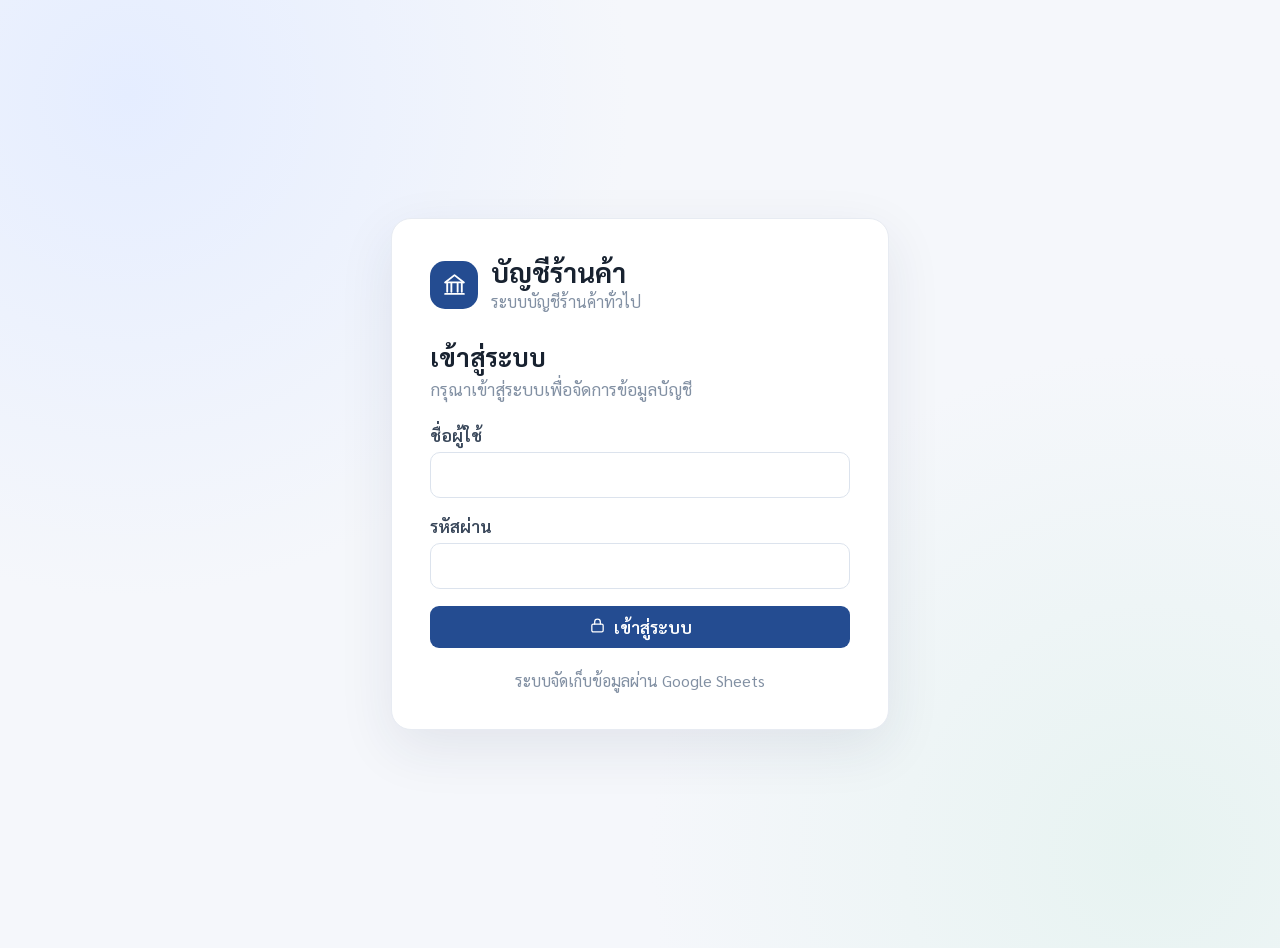
<file: index (2).html>
<!DOCTYPE html>
<html lang="th">
<head>
  <base target="_top">
  <meta charset="UTF-8">
  <meta name="viewport" content="width=device-width, initial-scale=1">

  <title>ระบบบัญชีร้านค้าทั่วไป</title>

  <link rel="preconnect" href="https://fonts.googleapis.com">
  <link rel="preconnect" href="https://fonts.gstatic.com" crossorigin>
  <link href="https://fonts.googleapis.com/css2?family=Sarabun:wght@400;500;600;700&display=swap" rel="stylesheet">

  <style>
    * {
      font-family: 'Sarabun', 'TH Sarabun New', Tahoma, sans-serif;
    }

    body {
      margin: 0;
      background: #f5f7fb;
      color: #182230;
      font-size: 17px;
    }

    button,
    input,
    select,
    textarea {
      font: inherit;
    }

    button {
      cursor: pointer;
    }

    .hidden {
      display: none !important;
    }

    .login-screen {
      min-height: 100vh;
      display: flex;
      align-items: center;
      justify-content: center;
      padding: 24px;
      background:
        radial-gradient(circle at 10% 10%, #e5edff 0, transparent 35%),
        radial-gradient(circle at 90% 90%, #e7f3f1 0, transparent 35%),
        #f5f7fb;
    }

    .login-card {
      width: 100%;
      max-width: 420px;
      background: #fff;
      border: 1px solid #e7ebf2;
      border-radius: 20px;
      padding: 38px;
      box-shadow: 0 18px 55px rgba(28, 44, 75, .09);
    }

    .login-brand {
      display: flex;
      align-items: center;
      gap: 13px;
      margin-bottom: 28px;
    }

    .brand-icon {
      width: 48px;
      height: 48px;
      border-radius: 15px;
      background: #244c91;
      color: white;
      display: grid;
      place-items: center;
    }

    .brand-icon svg {
      width: 25px;
      height: 25px;
    }

    .login-title {
      font-size: 27px;
      font-weight: 700;
      line-height: 1.1;
    }

    .login-subtitle {
      color: #8290a3;
      font-size: 16px;
      margin-top: 5px;
    }

    .login-card h2 {
      font-size: 25px;
      margin: 0 0 5px;
    }

    .login-card .muted {
      color: #8290a3;
      margin: 0 0 24px;
    }

    .field {
      margin-bottom: 17px;
    }

    .field label {
      display: block;
      margin-bottom: 6px;
      font-weight: 600;
      color: #39475a;
    }

    .field input,
    .field select,
    .field textarea {
      width: 100%;
      box-sizing: border-box;
      border: 1px solid #dce3ed;
      background: #fff;
      border-radius: 10px;
      padding: 11px 13px;
      outline: none;
      color: #182230;
      transition: border-color .2s, box-shadow .2s;
    }

    .field input:focus,
    .field select:focus,
    .field textarea:focus {
      border-color: #4777c7;
      box-shadow: 0 0 0 3px rgba(71, 119, 199, .12);
    }

    .field textarea {
      min-height: 82px;
      resize: vertical;
    }

    .btn {
      display: inline-flex;
      align-items: center;
      justify-content: center;
      gap: 8px;
      border: 1px solid transparent;
      border-radius: 9px;
      padding: 9px 15px;
      font-size: 17px;
      font-weight: 600;
      transition: .18s ease;
      white-space: nowrap;
    }

    .btn svg {
      width: 17px;
      height: 17px;
      flex: 0 0 auto;
    }

    .btn-primary {
      background: #244c91;
      color: #fff;
    }

    .btn-primary:hover {
      background: #1d3e78;
      transform: translateY(-1px);
    }

    .btn-secondary {
      background: #fff;
      color: #34445b;
      border-color: #dce3ed;
    }

    .btn-secondary:hover {
      background: #f5f7fb;
    }

    .btn-danger {
      background: #fff1f1;
      color: #bd3d3d;
      border-color: #f5d4d4;
    }

    .btn-success {
      background: #eaf7ef;
      color: #237b4b;
      border-color: #d1eddd;
    }

    .btn-block {
      width: 100%;
    }

    .app-shell {
      display: flex;
      min-height: 100vh;
    }

    .sidebar {
      width: 252px;
      flex: 0 0 252px;
      background: #fff;
      border-right: 1px solid #e8edf4;
      display: flex;
      flex-direction: column;
      transition: transform .25s ease;
      z-index: 40;
    }

    .sidebar-brand {
      height: 76px;
      display: flex;
      align-items: center;
      padding: 0 20px;
      gap: 12px;
      border-bottom: 1px solid #edf0f5;
    }

    .sidebar-brand .brand-icon {
      width: 40px;
      height: 40px;
      border-radius: 12px;
    }

    .sidebar-brand-name {
      font-weight: 700;
      font-size: 19px;
      line-height: 1.1;
    }

    .sidebar-brand-caption {
      font-size: 14px;
      color: #8491a3;
    }

    .sidebar-nav {
      padding: 17px 12px;
      flex: 1;
      overflow-y: auto;
    }

    .nav-section {
      color: #9aa6b6;
      font-size: 14px;
      font-weight: 700;
      padding: 13px 12px 6px;
      letter-spacing: .2px;
    }

    .nav-item {
      width: 100%;
      display: flex;
      align-items: center;
      gap: 12px;
      border: 0;
      background: transparent;
      color: #5e6c80;
      padding: 10px 12px;
      border-radius: 9px;
      text-align: left;
      margin: 2px 0;
      font-size: 17px;
      transition: .18s;
    }

    .nav-item svg {
      width: 19px;
      height: 19px;
      stroke-width: 1.8;
      flex: 0 0 auto;
    }

    .nav-item:hover {
      background: #f4f7fc;
      color: #244c91;
    }

    .nav-item.active {
      background: #edf3ff;
      color: #244c91;
      font-weight: 700;
    }

    .sidebar-footer {
      padding: 15px;
      border-top: 1px solid #edf0f5;
    }

    .user-mini {
      display: flex;
      align-items: center;
      gap: 10px;
      padding: 7px;
    }

    .avatar {
      width: 36px;
      height: 36px;
      display: grid;
      place-items: center;
      border-radius: 50%;
      background: #eaf0fc;
      color: #244c91;
      font-weight: 700;
    }

    .user-mini-name {
      font-weight: 700;
      line-height: 1.1;
    }

    .user-mini-role {
      font-size: 14px;
      color: #8995a6;
    }

    .main-area {
      min-width: 0;
      flex: 1;
      display: flex;
      flex-direction: column;
    }

    .topbar {
      height: 76px;
      background: rgba(255,255,255,.95);
      border-bottom: 1px solid #e8edf4;
      display: flex;
      align-items: center;
      justify-content: space-between;
      padding: 0 28px;
      position: sticky;
      top: 0;
      z-index: 20;
      backdrop-filter: blur(10px);
    }

    .topbar-left,
    .topbar-right {
      display: flex;
      align-items: center;
      gap: 13px;
    }

    .topbar-title {
      font-size: 23px;
      font-weight: 700;
    }

    .topbar-date {
      color: #8995a6;
      font-size: 15px;
    }

    .icon-button {
      width: 38px;
      height: 38px;
      border: 1px solid #e5eaf1;
      border-radius: 9px;
      background: #fff;
      color: #617087;
      display: grid;
      place-items: center;
    }

    .icon-button svg {
      width: 18px;
      height: 18px;
    }

    .content {
      padding: 27px 30px 40px;
      width: 100%;
      max-width: 1500px;
      margin: 0 auto;
      box-sizing: border-box;
    }

    .page-heading {
      display: flex;
      justify-content: space-between;
      align-items: flex-start;
      gap: 15px;
      margin-bottom: 22px;
    }

    .page-heading h1 {
      font-size: 27px;
      margin: 0;
      line-height: 1.15;
    }

    .page-heading p {
      margin: 5px 0 0;
      color: #8793a5;
      font-size: 16px;
    }

    .page-actions {
      display: flex;
      gap: 8px;
      flex-wrap: wrap;
    }

    .stats-grid {
      display: grid;
      grid-template-columns: repeat(4, minmax(0, 1fr));
      gap: 15px;
      margin-bottom: 20px;
    }

    .stat-card {
      background: #fff;
      border: 1px solid #e8edf4;
      border-radius: 13px;
      padding: 18px;
      min-width: 0;
    }

    .stat-top {
      display: flex;
      align-items: center;
      justify-content: space-between;
      color: #7d8a9d;
      font-size: 16px;
    }

    .stat-icon {
      width: 35px;
      height: 35px;
      border-radius: 10px;
      display: grid;
      place-items: center;
      background: #edf3ff;
      color: #315fa9;
    }

    .stat-icon svg {
      width: 18px;
      height: 18px;
    }

    .stat-value {
      font-size: 29px;
      font-weight: 700;
      margin-top: 9px;
      line-height: 1.2;
      color: #1d2a3c;
      overflow-wrap: anywhere;
    }

    .stat-caption {
      color: #a0aaba;
      font-size: 14px;
      margin-top: 3px;
    }

    .dashboard-grid {
      display: grid;
      grid-template-columns: minmax(0, 1.55fr) minmax(280px, 1fr);
      gap: 18px;
    }

    .panel {
      background: #fff;
      border: 1px solid #e8edf4;
      border-radius: 13px;
      padding: 19px;
      min-width: 0;
      margin-bottom: 18px;
    }

    .panel-header {
      display: flex;
      justify-content: space-between;
      align-items: center;
      gap: 10px;
      margin-bottom: 15px;
    }

    .panel-title {
      font-size: 20px;
      font-weight: 700;
      margin: 0;
    }

    .panel-subtitle {
      color: #94a0b0;
      font-size: 14px;
    }

    .toolbar {
      display: flex;
      flex-wrap: wrap;
      align-items: center;
      gap: 9px;
      margin-bottom: 15px;
    }

    .toolbar input,
    .toolbar select {
      min-height: 39px;
      border: 1px solid #dfe5ee;
      background: #fff;
      border-radius: 9px;
      padding: 7px 11px;
      outline: none;
      color: #39475a;
    }

    .toolbar input:focus,
    .toolbar select:focus {
      border-color: #4777c7;
    }

    .toolbar .search-input {
      min-width: 210px;
      flex: 1;
    }

    .table-wrap {
      width: 100%;
      overflow-x: auto;
      border: 1px solid #edf0f5;
      border-radius: 10px;
    }

    table {
      width: 100%;
      border-collapse: collapse;
      font-size: 16px;
      white-space: nowrap;
    }

    thead {
      background: #f7f9fc;
    }

    th {
      font-weight: 700;
      color: #65748a;
      text-align: left;
      padding: 11px 13px;
      border-bottom: 1px solid #e9edf3;
    }

    td {
      padding: 10px 13px;
      border-bottom: 1px solid #f0f2f6;
      color: #3d4b5e;
    }

    tbody tr:hover {
      background: #fafbfd;
    }

    tbody tr:last-child td {
      border-bottom: 0;
    }

    .text-right {
      text-align: right;
    }

    .text-center {
      text-align: center;
    }

    .muted {
      color: #8995a6;
    }

    .badge {
      display: inline-flex;
      align-items: center;
      border-radius: 20px;
      padding: 3px 10px;
      font-size: 14px;
      font-weight: 600;
      background: #f0f3f8;
      color: #69778b;
    }

    .badge-success {
      background: #e9f7ef;
      color: #277a4c;
    }

    .badge-danger {
      background: #fff0f0;
      color: #b93b3b;
    }

    .badge-warning {
      background: #fff5df;
      color: #9c6c12;
    }

    .badge-info {
      background: #edf3ff;
      color: #315fa9;
    }

    .table-actions {
      display: flex;
      gap: 5px;
      justify-content: flex-end;
    }

    .table-action {
      width: 31px;
      height: 31px;
      display: grid;
      place-items: center;
      background: transparent;
      border: 1px solid transparent;
      border-radius: 7px;
      color: #738197;
    }

    .table-action:hover {
      background: #f0f4fa;
      color: #244c91;
    }

    .table-action.danger:hover {
      color: #b93b3b;
      background: #fff0f0;
    }

    .table-action svg {
      width: 16px;
      height: 16px;
    }

    .empty-state {
      text-align: center;
      padding: 42px 15px;
      color: #9aa6b6;
    }

    .empty-state svg {
      width: 34px;
      height: 34px;
      margin-bottom: 8px;
      stroke-width: 1.5;
    }

    .empty-state-title {
      color: #637187;
      font-size: 18px;
      font-weight: 700;
    }

    .empty-state p {
      margin: 3px 0 0;
      font-size: 15px;
    }

    .pagination {
      display: flex;
      align-items: center;
      justify-content: space-between;
      gap: 10px;
      padding-top: 13px;
      color: #8793a5;
      font-size: 15px;
    }

    .pagination-actions {
      display: flex;
      gap: 6px;
    }

    .pagination-actions button {
      border: 1px solid #e1e7ef;
      background: #fff;
      border-radius: 7px;
      padding: 5px 10px;
      color: #5e6c80;
    }

    .modal-backdrop {
      position: fixed;
      inset: 0;
      z-index: 100;
      background: rgba(20, 31, 48, .42);
      backdrop-filter: blur(3px);
      display: flex;
      align-items: center;
      justify-content: center;
      padding: 18px;
      animation: fadeIn .16s ease;
    }

    .modal {
      width: 100%;
      max-width: 650px;
      max-height: calc(100vh - 36px);
      overflow: auto;
      background: #fff;
      border-radius: 16px;
      box-shadow: 0 24px 80px rgba(14, 28, 51, .2);
      animation: modalIn .2s ease;
    }

    .modal-large {
      max-width: 900px;
    }

    .modal-header {
      display: flex;
      align-items: center;
      justify-content: space-between;
      padding: 19px 23px;
      border-bottom: 1px solid #edf0f5;
      position: sticky;
      top: 0;
      background: #fff;
      z-index: 2;
    }

    .modal-header h2 {
      margin: 0;
      font-size: 22px;
    }

    .modal-body {
      padding: 22px 23px;
    }

    .modal-footer {
      padding: 15px 23px;
      border-top: 1px solid #edf0f5;
      display: flex;
      justify-content: flex-end;
      gap: 9px;
      position: sticky;
      bottom: 0;
      background: #fff;
    }

    .form-grid {
      display: grid;
      grid-template-columns: repeat(2, minmax(0, 1fr));
      gap: 0 15px;
    }

    .form-grid .field.full {
      grid-column: 1 / -1;
    }

    .toast-container {
      position: fixed;
      right: 22px;
      top: 20px;
      z-index: 200;
      display: flex;
      flex-direction: column;
      gap: 9px;
      width: min(360px, calc(100vw - 40px));
    }

    .toast {
      background: #fff;
      border: 1px solid #e8edf4;
      border-left: 4px solid #4777c7;
      border-radius: 10px;
      padding: 13px 15px;
      box-shadow: 0 10px 35px rgba(25, 42, 70, .12);
      display: flex;
      gap: 10px;
      align-items: flex-start;
      animation: toastIn .2s ease;
    }

    .toast.success {
      border-left-color: #27945a;
    }

    .toast.error {
      border-left-color: #d34b4b;
    }

    .toast.warning {
      border-left-color: #d99a24;
    }

    .toast-icon svg {
      width: 19px;
      height: 19px;
    }

    .toast-message {
      color: #39475a;
      line-height: 1.3;
    }

    .loading-overlay {
      position: fixed;
      inset: 0;
      z-index: 150;
      display: flex;
      align-items: center;
      justify-content: center;
      background: rgba(247, 249, 252, .75);
      backdrop-filter: blur(2px);
    }

    .loading-card {
      display: flex;
      align-items: center;
      gap: 12px;
      background: #fff;
      border: 1px solid #e8edf4;
      border-radius: 12px;
      padding: 16px 21px;
      box-shadow: 0 10px 30px rgba(25, 42, 70, .08);
      color: #526176;
    }

    .spinner {
      width: 21px;
      height: 21px;
      border: 2px solid #dbe5f4;
      border-top-color: #315fa9;
      border-radius: 50%;
      animation: spin .7s linear infinite;
    }

    .notice {
      border: 1px solid #e3eaf6;
      background: #f4f7fc;
      color: #536b8d;
      border-radius: 10px;
      padding: 12px 14px;
      margin-bottom: 16px;
      font-size: 16px;
    }

    .notice.warning {
      border-color: #f1e2bd;
      background: #fff9e9;
      color: #8a681d;
    }

    .notice.error {
      border-color: #f1d4d4;
      background: #fff4f4;
      color: #a43c3c;
    }

    .summary-row {
      display: flex;
      align-items: center;
      justify-content: space-between;
      gap: 12px;
      border-bottom: 1px solid #edf0f5;
      padding: 11px 0;
    }

    .summary-row:last-child {
      border-bottom: 0;
    }

    .summary-label {
      color: #7b899c;
    }

    .summary-value {
      font-weight: 700;
      color: #25364d;
    }

    .report-total {
      background: #f7f9fc;
      font-weight: 700;
    }

    .journal-line {
      display: grid;
      grid-template-columns: 1.1fr 1fr .75fr .75fr 36px;
      gap: 7px;
      margin-bottom: 8px;
      align-items: center;
    }

    .journal-line input,
    .journal-line select {
      width: 100%;
      min-width: 0;
      box-sizing: border-box;
      padding: 8px;
      border: 1px solid #dce3ed;
      border-radius: 8px;
      outline: none;
    }

    .journal-total {
      display: flex;
      justify-content: flex-end;
      gap: 22px;
      padding: 12px 0;
      border-top: 1px solid #e9edf3;
      font-weight: 700;
    }

    .settings-section {
      max-width: 750px;
    }

    .settings-section h3 {
      font-size: 20px;
      margin: 0 0 16px;
    }

    .mobile-overlay {
      display: none;
    }

    @keyframes spin {
      to { transform: rotate(360deg); }
    }

    @keyframes fadeIn {
      from { opacity: 0; }
      to { opacity: 1; }
    }

    @keyframes modalIn {
      from { opacity: 0; transform: translateY(9px) scale(.99); }
      to { opacity: 1; transform: translateY(0) scale(1); }
    }

    @keyframes toastIn {
      from { opacity: 0; transform: translateX(12px); }
      to { opacity: 1; transform: translateX(0); }
    }

    @media (max-width: 1100px) {
      .stats-grid {
        grid-template-columns: repeat(2, minmax(0, 1fr));
      }

      .dashboard-grid {
        grid-template-columns: 1fr;
      }
    }

    @media (max-width: 760px) {
      .sidebar {
        position: fixed;
        inset: 0 auto 0 0;
        transform: translateX(-100%);
        box-shadow: 12px 0 35px rgba(20, 31, 48, .12);
      }

      .sidebar.open {
        transform: translateX(0);
      }

      .mobile-overlay.show {
        display: block;
        position: fixed;
        inset: 0;
        z-index: 30;
        background: rgba(20, 31, 48, .35);
      }

      .topbar {
        height: 64px;
        padding: 0 14px;
      }

      .content {
        padding: 20px 14px 30px;
      }

      .topbar-title {
        font-size: 20px;
      }

      .topbar-date {
        display: none;
      }

      .page-heading {
        flex-direction: column;
      }

      .stats-grid {
        gap: 10px;
      }

      .stat-card {
        padding: 13px;
      }

      .stat-value {
        font-size: 24px;
      }

      .form-grid {
        grid-template-columns: 1fr;
      }

      .form-grid .field.full {
        grid-column: auto;
      }

      .modal-backdrop {
        padding: 8px;
        align-items: flex-end;
      }

      .modal {
        max-height: 92vh;
        border-radius: 16px 16px 10px 10px;
      }

      .journal-line {
        grid-template-columns: 1fr 1fr;
        padding: 10px;
        border: 1px solid #edf0f5;
        border-radius: 9px;
      }

      .journal-line button {
        grid-column: 2;
        justify-self: end;
      }
    }

    @media (max-width: 420px) {
      .stats-grid {
        grid-template-columns: 1fr 1fr;
      }

      .stat-value {
        font-size: 21px;
      }

      .login-card {
        padding: 25px;
      }

      .page-actions {
        width: 100%;
      }

      .page-actions .btn {
        flex: 1;
      }
    }

    @media print {
      .sidebar,
      .topbar,
      .page-actions,
      .toolbar,
      .table-actions,
      .pagination,
      .no-print {
        display: none !important;
      }

      body,
      .main-area,
      .content {
        background: #fff !important;
        padding: 0 !important;
      }

      .panel,
      .stat-card {
        border: 0 !important;
        box-shadow: none !important;
      }

      table {
        white-space: normal;
      }

      body,
      table,
      th,
      td {
        font-family: 'Sarabun', 'TH Sarabun New', Tahoma, sans-serif !important;
      }
    }
  </style>

  <?!= include('style'); ?>
</head>

<body>

  <div id="toastContainer" class="toast-container"></div>

  <div id="loadingOverlay" class="loading-overlay hidden">
    <div class="loading-card">
      <div class="spinner"></div>
      <span id="loadingText">กำลังดำเนินการ...</span>
    </div>
  </div>

  <section id="loginScreen" class="login-screen">
    <div class="login-card">

      <div class="login-brand">
        <div class="brand-icon" id="loginBrandIcon"></div>
        <div>
          <div class="login-title">บัญชีร้านค้า</div>
          <div class="login-subtitle">ระบบบัญชีร้านค้าทั่วไป</div>
        </div>
      </div>

      <h2>เข้าสู่ระบบ</h2>
      <p class="muted">กรุณาเข้าสู่ระบบเพื่อจัดการข้อมูลบัญชี</p>

      <form id="loginForm">
        <div class="field">
          <label for="loginUsername">ชื่อผู้ใช้</label>
          <input id="loginUsername" name="username"
                 autocomplete="username" required>
        </div>

        <div class="field">
          <label for="loginPassword">รหัสผ่าน</label>
          <input id="loginPassword" name="password"
                 type="password" autocomplete="current-password" required>
        </div>

        <button class="btn btn-primary btn-block" type="submit">
          <span id="loginButtonIcon"></span>
          เข้าสู่ระบบ
        </button>
      </form>

      <div class="login-subtitle" style="margin-top:22px;text-align:center">
        ระบบจัดเก็บข้อมูลผ่าน Google Sheets
      </div>
    </div>
  </section>

  <div id="appShell" class="app-shell hidden">

    <div id="mobileOverlay" class="mobile-overlay"
         onclick="toggleSidebar(false)"></div>

    <aside id="sidebar" class="sidebar">

      <div class="sidebar-brand">
        <div class="brand-icon" id="sidebarBrandIcon"></div>
        <div>
          <div class="sidebar-brand-name">บัญชีร้านค้า</div>
          <div class="sidebar-brand-caption">ระบบจัดการภายใน</div>
        </div>
      </div>

      <nav class="sidebar-nav">

        <div class="nav-section">ภาพรวม</div>

        <button class="nav-item active" data-page="dashboard">
          <span data-icon="dashboard"></span>
          <span>แดชบอร์ด</span>
        </button>

        <div class="nav-section">ข้อมูลหลัก</div>

        <button class="nav-item" data-page="products">
          <span data-icon="package"></span>
          <span>สินค้าและคลังสินค้า</span>
        </button>

        <button class="nav-item" data-page="customers">
          <span data-icon="users"></span>
          <span>ข้อมูลลูกค้า</span>
        </button>

        <button class="nav-item" data-page="suppliers">
          <span data-icon="truck"></span>
          <span>ข้อมูลผู้จำหน่าย</span>
        </button>

        <div class="nav-section">การเงิน</div>

        <button class="nav-item" data-page="transactions">
          <span data-icon="arrow-left-right"></span>
          <span>รายรับ - รายจ่าย</span>
        </button>

        <button class="nav-item" data-page="receipts">
          <span data-icon="receipt"></span>
          <span>บันทึกรับเงิน</span>
        </button>

        <button class="nav-item" data-page="payments">
          <span data-icon="wallet"></span>
          <span>บันทึกจ่ายเงิน</span>
        </button>

        <button class="nav-item" data-page="journals">
          <span data-icon="book-open"></span>
          <span>สมุดรายวัน</span>
        </button>

        <div class="nav-section">รายงาน</div>

        <button class="nav-item" data-page="reports">
          <span data-icon="chart"></span>
          <span>รายงานทางบัญชี</span>
        </button>

        <div class="nav-section admin-only">ระบบ</div>

        <button class="nav-item admin-only" data-page="users">
          <span data-icon="user-cog"></span>
          <span>จัดการผู้ใช้งาน</span>
        </button>

        <button class="nav-item admin-only" data-page="audit">
          <span data-icon="history"></span>
          <span>ประวัติการใช้งาน</span>
        </button>

        <button class="nav-item admin-only" data-page="settings">
          <span data-icon="settings"></span>
          <span>ตั้งค่าระบบ</span>
        </button>

      </nav>

      <div class="sidebar-footer">
        <div class="user-mini">
          <div class="avatar" id="userAvatar">U</div>
          <div>
            <div class="user-mini-name" id="sidebarUserName">ผู้ใช้งาน</div>
            <div class="user-mini-role" id="sidebarUserRole">ผู้ใช้งาน</div>
          </div>
        </div>

        <button class="btn btn-secondary btn-block"
                style="margin-top:9px"
                onclick="openPasswordModal()">
          <span data-icon="key"></span>
          เปลี่ยนรหัสผ่าน
        </button>

        <button class="btn btn-secondary btn-block"
                style="margin-top:7px"
                onclick="logout()">
          <span data-icon="log-out"></span>
          ออกจากระบบ
        </button>
      </div>

    </aside>

    <main class="main-area">

      <header class="topbar">
        <div class="topbar-left">
          <button class="icon-button" onclick="toggleSidebar()"
                  aria-label="เปิดเมนู">
            <span data-icon="menu"></span>
          </button>
          <div>
            <div class="topbar-title" id="topbarTitle">แดชบอร์ด</div>
            <div class="topbar-date" id="topbarDate"></div>
          </div>
        </div>

        <div class="topbar-right">
          <button class="icon-button" onclick="refreshCurrentPage()"
                  title="รีเฟรชข้อมูล">
            <span data-icon="refresh"></span>
          </button>
        </div>
      </header>

      <section id="pageContent" class="content"></section>

    </main>
  </div>

  <div id="modalRoot"></div>

  <script>
    'use strict';

    const AppState = {
      token: null,
      user: null,
      settings: {},
      accounts: [],
      currentPage: 'dashboard',
      pageData: [],
      page: 1,
      pageSize: 100,
      search: '',
      report: null,
      loading: false
    };

    const PAGE_TITLES = {
      dashboard: 'แดชบอร์ด',
      products: 'สินค้าและคลังสินค้า',
      customers: 'ข้อมูลลูกค้า',
      suppliers: 'ข้อมูลผู้จำหน่าย',
      transactions: 'รายรับ - รายจ่าย',
      receipts: 'บันทึกรับเงิน',
      payments: 'บันทึกจ่ายเงิน',
      journals: 'สมุดรายวัน',
      reports: 'รายงานทางบัญชี',
      users: 'จัดการผู้ใช้งาน',
      audit: 'ประวัติการใช้งาน',
      settings: 'ตั้งค่าระบบ'
    };

    const ICONS = {
      dashboard: '<rect x="3" y="3" width="7" height="7" rx="1.5"/><rect x="14" y="3" width="7" height="7" rx="1.5"/><rect x="14" y="14" width="7" height="7" rx="1.5"/><rect x="3" y="14" width="7" height="7" rx="1.5"/>',
      package: '<path d="m12 3 9 5-9 5-9-5 9-5Z"/><path d="M3 8v8l9 5 9-5V8"/><path d="M12 13v8"/>',
      users: '<path d="M16 21v-2a4 4 0 0 0-4-4H6a4 4 0 0 0-4 4v2"/><circle cx="9" cy="7" r="4"/><path d="M22 21v-2a4 4 0 0 0-3-3.87"/><path d="M16 3.13a4 4 0 0 1 0 7.75"/>',
      truck: '<path d="M3 6h12v12H3z"/><path d="M15 10h4l3 3v5h-7z"/><circle cx="7.5" cy="19" r="1.5"/><circle cx="18.5" cy="19" r="1.5"/>',
      'arrow-left-right': '<path d="M17 3l4 4-4 4"/><path d="M3 7h18"/><path d="M7 21l-4-4 4-4"/><path d="M21 17H3"/>',
      receipt: '<path d="M4 3h16v18l-4-2-4 2-4-2-4 2V3Z"/><path d="M8 8h8M8 12h8M8 16h4"/>',
      wallet: '<rect x="3" y="5" width="18" height="15" rx="2"/><path d="M3 8h18"/><path d="M16 14h2"/>',
      'book-open': '<path d="M12 7v14"/><path d="M3 18V5a2 2 0 0 1 2-2h4a3 3 0 0 1 3 3 3 3 0 0 1 3-3h4a2 2 0 0 1 2 2v13"/><path d="M3 18h6a3 3 0 0 1 3 3 3 3 0 0 1 3-3h6"/>',
      chart: '<path d="M3 3v18h18"/><path d="m19 9-5 5-4-4-5 5"/><path d="M19 9h-5V4"/>',
      'user-cog': '<circle cx="9" cy="8" r="4"/><path d="M3 21v-2a6 6 0 0 1 12 0v2"/><path d="M19 8v4M17 10h4"/><path d="m18 16 1 1 2-2"/>',
      history: '<path d="M3 12a9 9 0 1 0 3-6.7L3 8"/><path d="M3 3v5h5"/><path d="M12 7v5l3 2"/>',
      settings: '<circle cx="12" cy="12" r="3"/><path d="m19.4 15 .1.1 1.4 1.1-1.4 2.4-1.7-.6a8 8 0 0 1-1.5.9l-.3 1.8h-2.8l-.3-1.8a8 8 0 0 1-1.5-.9l-1.7.6-1.4-2.4 1.4-1.1a7 7 0 0 1 0-1.8l-1.4-1.1 1.4-2.4 1.7.6a8 8 0 0 1 1.5-.9l.3-1.8h2.8l.3 1.8a8 8 0 0 1 1.5.9l1.7-.6 1.4 2.4-1.4 1.1a7 7 0 0 1 0 1.7Z"/>',
      key: '<circle cx="8" cy="15" r="4"/><path d="m11 12 9-9 2 2-3 3 2 2-3 3-2-2-3 3"/>',
      'log-out': '<path d="M10 17l5-5-5-5"/><path d="M15 12H3"/><path d="M12 3h7a2 2 0 0 1 2 2v14a2 2 0 0 1-2 2h-7"/>',
      menu: '<path d="M4 6h16M4 12h16M4 18h16"/>',
      refresh: '<path d="M20 7v5h-5"/><path d="M4 17v-5h5"/><path d="M5.6 9a7 7 0 0 1 11.6-2L20 12"/><path d="M18.4 15a7 7 0 0 1-11.6 2L4 12"/>',
      plus: '<path d="M12 5v14M5 12h14"/>',
      search: '<circle cx="11" cy="11" r="7"/><path d="m20 20-4-4"/>',
      edit: '<path d="M12 20h9"/><path d="M16.5 3.5a2.1 2.1 0 0 1 3 3L8 18l-4 1 1-4Z"/>',
      trash: '<path d="M3 6h18M8 6V4h8v2m3 0-1 15H6L5 6"/><path d="M10 11v6M14 11v6"/>',
      printer: '<path d="M6 9V3h12v6"/><path d="M6 18H4a2 2 0 0 1-2-2v-5a2 2 0 0 1 2-2h16a2 2 0 0 1 2 2v5a2 2 0 0 1-2 2h-2"/><path d="M6 14h12v7H6z"/>',
      close: '<path d="m18 6-12 12M6 6l12 12"/>',
      check: '<path d="m5 12 4 4L19 6"/>',
      alert: '<path d="M10.3 3.9 2.6 17.2A2 2 0 0 0 4.3 20h15.4a2 2 0 0 0 1.7-2.8L13.7 3.9a2 2 0 0 0-3.4 0Z"/><path d="M12 9v4M12 17h.01"/>',
      file: '<path d="M14 2H6a2 2 0 0 0-2 2v16a2 2 0 0 0 2 2h12a2 2 0 0 0 2-2V8Z"/><path d="M14 2v6h6M8 13h8M8 17h8"/>',
      calendar: '<rect x="3" y="5" width="18" height="16" rx="2"/><path d="M16 3v4M8 3v4M3 10h18"/>',
      bank: '<path d="m3 10 9-7 9 7"/><path d="M4 10h16M5 10v9M9 10v9M15 10v9M19 10v9M3 21h18"/>',
      box: '<path d="m12 3 9 5-9 5-9-5 9-5Z"/><path d="M3 8v8l9 5 9-5V8"/>',
      eye: '<path d="M2 12s3.5-7 10-7 10 7 10 7-3.5 7-10 7S2 12 2 12Z"/><circle cx="12" cy="12" r="3"/>',
      download: '<path d="M21 15v4a2 2 0 0 1-2 2H5a2 2 0 0 1-2-2v-4"/><path d="m7 10 5 5 5-5M12 15V3"/>',
      minus: '<path d="M5 12h14"/>',
      lock: '<rect x="4" y="10" width="16" height="11" rx="2"/><path d="M8 10V7a4 4 0 0 1 8 0v3"/>'
    };

    function icon(name, size = 20) {
      const content = ICONS[name] || ICONS.file;

      return `
        <svg width="${size}" height="${size}" viewBox="0 0 24 24"
             fill="none" stroke="currentColor" stroke-width="1.8"
             stroke-linecap="round" stroke-linejoin="round"
             aria-hidden="true">
          ${content}
        </svg>`;
    }

    function applyIcons() {
      document.querySelectorAll('[data-icon]').forEach(function(el) {
        el.innerHTML = icon(el.getAttribute('data-icon'));
      });

      document.getElementById('loginBrandIcon').innerHTML = icon('bank', 25);
      document.getElementById('sidebarBrandIcon').innerHTML = icon('bank', 23);
      document.getElementById('loginButtonIcon').innerHTML = icon('lock', 17);
    }

    function escapeHtml(value) {
      return String(value == null ? '' : value)
        .replace(/&/g, '&amp;')
        .replace(/</g, '&lt;')
        .replace(/>/g, '&gt;')
        .replace(/"/g, '&quot;')
        .replace(/'/g, '&#039;');
    }

    function money(value) {
      return Number(value || 0).toLocaleString('th-TH', {
        minimumFractionDigits: 2,
        maximumFractionDigits: 2
      });
    }

    function dateText(value) {
      if (!value) return '-';

      const d = new Date(value);

      if (isNaN(d.getTime())) {
        return escapeHtml(value);
      }

      return d.toLocaleDateString('th-TH', {
        day: '2-digit',
        month: 'short',
        year: 'numeric'
      });
    }

    function todayInput() {
      const d = new Date();
      const y = d.getFullYear();
      const m = String(d.getMonth() + 1).padStart(2, '0');
      const day = String(d.getDate()).padStart(2, '0');
      return `${y}-${m}-${day}`;
    }

    function firstDayInput() {
      const d = new Date();
      return `${d.getFullYear()}-${String(d.getMonth() + 1).padStart(2, '0')}-01`;
    }

    function showLoading(message = 'กำลังดำเนินการ...') {
      AppState.loading = true;
      document.getElementById('loadingText').textContent = message;
      document.getElementById('loadingOverlay').classList.remove('hidden');
    }

    function hideLoading() {
      AppState.loading = false;
      document.getElementById('loadingOverlay').classList.add('hidden');
    }

    function toast(message, type = 'success') {
      const root = document.getElementById('toastContainer');
      const el = document.createElement('div');
      el.className = `toast ${type}`;

      const iconName = type === 'error' ? 'alert' :
        type === 'warning' ? 'alert' : 'check';

      el.innerHTML = `
        <div class="toast-icon">${icon(iconName, 19)}</div>
        <div class="toast-message">${escapeHtml(message)}</div>
      `;

      root.appendChild(el);

      setTimeout(function() {
        el.style.opacity = '0';
        el.style.transform = 'translateX(10px)';
        setTimeout(() => el.remove(), 250);
      }, 3500);
    }

    function rpc(functionName, ...args) {
      return new Promise(function(resolve, reject) {
        if (!google || !google.script || !google.script.run) {
          reject(new Error('ไม่พบการเชื่อมต่อ Google Apps Script'));
          return;
        }

        google.script.run
          .withSuccessHandler(resolve)
          .withFailureHandler(function(error) {
            reject(new Error(error && error.message
              ? error.message
              : 'เกิดข้อผิดพลาดในการเชื่อมต่อ'));
          })[functionName](...args);
      });
    }

    async function callApi(functionName, ...args) {
      showLoading();

      try {
        const result = await rpc(functionName, ...args);

        if (result && result.success === false) {
          throw new Error(result.message || 'ไม่สามารถดำเนินการได้');
        }

        return result;
      } finally {
        hideLoading();
      }
    }

    async function login(event) {
      event.preventDefault();

      const username = document.getElementById('loginUsername').value.trim();
      const password = document.getElementById('loginPassword').value;

      try {
        showLoading('กำลังตรวจสอบข้อมูลเข้าสู่ระบบ...');

        const result = await rpc('apiLogin', username, password);

        hideLoading();

        if (!result || !result.success) {
          toast(result && result.message
            ? result.message
            : 'เข้าสู่ระบบไม่สำเร็จ', 'error');
          return;
        }

        AppState.token = result.token;
        AppState.user = result.user;

        await initializeApp();

      } catch (error) {
        hideLoading();
        toast(error.message, 'error');
      }
    }

    async function initializeApp() {
      try {
        showLoading('กำลังโหลดข้อมูลระบบ...');

        const result = await rpc('apiGetBootstrap', AppState.token);

        AppState.settings = result.settings || {};
        AppState.accounts = result.accounts || [];

        document.getElementById('loginScreen').classList.add('hidden');
        document.getElementById('appShell').classList.remove('hidden');

        document.getElementById('sidebarUserName').textContent =
          AppState.user.name || AppState.user.username;

        document.getElementById('sidebarUserRole').textContent =
          roleText(AppState.user.role);

        document.getElementById('userAvatar').textContent =
          (AppState.user.name || 'U').substring(0, 1);

        if (AppState.user.role !== 'Admin') {
          document.querySelectorAll('.admin-only').forEach(function(el) {
            el.classList.add('hidden');
          });
        }

        document.getElementById('topbarDate').textContent =
          new Date().toLocaleDateString('th-TH', {
            weekday: 'long',
            day: 'numeric',
            month: 'long',
            year: 'numeric'
          });

        await navigate('dashboard');

      } catch (error) {
        toast(error.message, 'error');
        document.getElementById('loginScreen').classList.remove('hidden');
        document.getElementById('appShell').classList.add('hidden');
      } finally {
        hideLoading();
      }
    }

    function roleText(role) {
      return {
        Admin: 'ผู้ดูแลระบบ',
        Staff: 'เจ้าหน้าที่',
        Viewer: 'ผู้ดูข้อมูล'
      }[role] || role || 'ผู้ใช้งาน';
    }

    async function logout() {
      const confirmed = await confirmDialog(
        'ออกจากระบบ',
        'คุณต้องการออกจากระบบใช่หรือไม่'
      );

      if (!confirmed) return;

      try {
        if (AppState.token) {
          await rpc('apiLogout', AppState.token);
        }
      } catch (e) {
        // ล้างสถานะฝั่งหน้าเว็บต่อ แม้คำขอออกจากระบบล้มเหลว
      }

      AppState.token = null;
      AppState.user = null;
      AppState.settings = {};
      AppState.accounts = [];

      document.getElementById('appShell').classList.add('hidden');
      document.getElementById('loginScreen').classList.remove('hidden');
      document.getElementById('loginPassword').value = '';
    }

    function toggleSidebar(force) {
      const sidebar = document.getElementById('sidebar');
      const overlay = document.getElementById('mobileOverlay');

      const open = typeof force === 'boolean'
        ? force
        : !sidebar.classList.contains('open');

      sidebar.classList.toggle('open', open);
      overlay.classList.toggle('show', open);
    }

    async function navigate(page) {
      if (!PAGE_TITLES[page]) return;

      AppState.currentPage = page;
      AppState.page = 1;
      AppState.search = '';

      document.querySelectorAll('.nav-item').forEach(function(button) {
        button.classList.toggle(
          'active',
          button.dataset.page === page
        );
      });

      document.getElementById('topbarTitle').textContent =
        PAGE_TITLES[page];

      toggleSidebar(false);

      await renderPage(page);
    }

    async function refreshCurrentPage() {
      await renderPage(AppState.currentPage);
      toast('โหลดข้อมูลล่าสุดแล้ว');
    }

    async function renderPage(page) {
      const root = document.getElementById('pageContent');

      root.innerHTML = `
        <div class="panel">
          <div class="loading-card">
            <div class="spinner"></div>
            กำลังโหลดข้อมูล...
          </div>
        </div>
      `;

      try {
        switch (page) {
          case 'dashboard':
            await renderDashboard();
            break;
          case 'products':
            await renderEntityPage('Products');
            break;
          case 'customers':
            await renderEntityPage('Customers');
            break;
          case 'suppliers':
            await renderEntityPage('Suppliers');
            break;
          case 'transactions':
            await renderEntityPage('Transactions');
            break;
          case 'receipts':
            await renderEntityPage('Receipts');
            break;
          case 'payments':
            await renderEntityPage('Payments');
            break;
          case 'journals':
            await renderJournals();
            break;
          case 'reports':
            renderReports();
            break;
          case 'users':
            await renderUsers();
            break;
          case 'audit':
            await renderAudit();
            break;
          case 'settings':
            renderSettings();
            break;
        }
      } catch (error) {
        root.innerHTML = `
          <div class="notice error">
            ${icon('alert', 18)}
            ${escapeHtml(error.message)}
          </div>
        `;
        toast(error.message, 'error');
      }
    }

    function pageHeading(title, subtitle, action = '') {
      return `
        <div class="page-heading">
          <div>
            <h1>${title}</h1>
            <p>${subtitle}</p>
          </div>
          <div class="page-actions">${action}</div>
        </div>
      `;
    }

    function statCard(label, value, iconName, caption = '') {
      return `
        <div class="stat-card">
          <div class="stat-top">
            <span>${label}</span>
            <span class="stat-icon">${icon(iconName, 18)}</span>
          </div>
          <div class="stat-value">${value}</div>
          <div class="stat-caption">${caption}</div>
        </div>
      `;
    }

    async function renderDashboard() {
      const data = await callApi('apiGetDashboard', AppState.token, {
        startDate: firstDayInput(),
        endDate: todayInput()
      });

      const s = data.summary || {};

      document.getElementById('pageContent').innerHTML = `
        ${pageHeading(
          'ภาพรวมกิจการ',
          'สรุปข้อมูลจากรายการที่บันทึกในระบบ'
        )}

        <div class="stats-grid">
          ${statCard('รายรับในช่วงที่เลือก', money(s.income) + ' บาท', 'chart', 'จากรายการรายรับ')}
          ${statCard('รายจ่ายในช่วงที่เลือก', money(s.expense) + ' บาท', 'wallet', 'จากรายการรายจ่าย')}
          ${statCard('รายรับสุทธิ', money(s.net) + ' บาท', 'bank', 'รายรับหักรายจ่าย')}
          ${statCard('มูลค่าสินค้าคงเหลือ', money(s.stockValue) + ' บาท', 'package', 'คำนวณจากต้นทุนสินค้า')}
          ${statCard('จำนวนสินค้า', Number(s.productCount || 0).toLocaleString('th-TH'), 'box', 'รายการสินค้าที่ใช้งาน')}
          ${statCard('สินค้าใกล้หมด', Number(s.lowStockCount || 0).toLocaleString('th-TH'), 'alert', 'ตามจุดแจ้งเตือนที่กำหนด')}
          ${statCard('ลูกค้า', Number(s.customerCount || 0).toLocaleString('th-TH'), 'users', 'ข้อมูลลูกค้าที่ใช้งาน')}
          ${statCard('ผู้จำหน่าย', Number(s.supplierCount || 0).toLocaleString('th-TH'), 'truck', 'ข้อมูลผู้จำหน่ายที่ใช้งาน')}
        </div>

        <div class="dashboard-grid">
          <div class="panel">
            <div class="panel-header">
              <div>
                <div class="panel-title">รายการล่าสุด</div>
                <div class="panel-subtitle">รายการรายรับและรายจ่ายที่บันทึกไว้</div>
              </div>
              <button class="btn btn-secondary"
                      onclick="navigate('transactions')">ดูทั้งหมด</button>
            </div>
            ${renderTransactionTable(data.recentTransactions || [])}
          </div>

          <div class="panel">
            <div class="panel-header">
              <div>
                <div class="panel-title">สินค้าใกล้หมด</div>
                <div class="panel-subtitle">ตรวจสอบจำนวนสินค้าคงเหลือ</div>
              </div>
            </div>
            ${renderLowStock(data.lowStockProducts || [])}
          </div>
        </div>
      `;
    }

    function renderTransactionTable(rows) {
      if (!rows.length) {
        return emptyState('ยังไม่มีรายการรายรับรายจ่าย');
      }

      return `
        <div class="table-wrap">
          <table>
            <thead>
              <tr>
                <th>วันที่</th>
                <th>ประเภท</th>
                <th>รายละเอียด</th>
                <th class="text-right">จำนวนเงิน</th>
              </tr>
            </thead>
            <tbody>
              ${rows.map(function(r) {
                return `
                  <tr>
                    <td>${dateText(r.date)}</td>
                    <td>
                      <span class="badge ${r.type === 'Income' ? 'badge-success' : 'badge-warning'}">
                        ${r.type === 'Income' ? 'รายรับ' : 'รายจ่าย'}
                      </span>
                    </td>
                    <td>${escapeHtml(r.description || '-')}</td>
                    <td class="text-right">${money(r.amount)}</td>
                  </tr>
                `;
              }).join('')}
            </tbody>
          </table>
        </div>
      `;
    }

    function renderLowStock(rows) {
      if (!rows.length) {
        return emptyState('ไม่มีสินค้าใกล้หมด');
      }

      return `
        <div>
          ${rows.map(function(p) {
            return `
              <div class="summary-row">
                <div>
                  <div style="font-weight:700">${escapeHtml(p.name)}</div>
                  <div class="muted">${escapeHtml(p.code || '')}</div>
                </div>
                <div style="text-align:right">
                  <div class="summary-value">${Number(p.quantity || 0)} ${escapeHtml(p.unit || '')}</div>
                  <span class="badge badge-warning">ใกล้หมด</span>
                </div>
              </div>
            `;
          }).join('')}
        </div>
      `;
    }

    function emptyState(message, detail = 'ข้อมูลจะแสดงเมื่อมีรายการบันทึก') {
      return `
        <div class="empty-state">
          ${icon('file', 34)}
          <div class="empty-state-title">${escapeHtml(message)}</div>
          <p>${escapeHtml(detail)}</p>
        </div>
      `;
    }

    const ENTITY_CONFIG = {
      Products: {
        title: 'สินค้า',
        description: 'จัดการสินค้า ราคา และจำนวนคงเหลือ',
        fields: [
          ['code', 'รหัสสินค้า', 'text'],
          ['name', 'ชื่อสินค้า', 'text', true],
          ['category', 'หมวดหมู่', 'text'],
          ['unit', 'หน่วยนับ', 'text'],
          ['costPrice', 'ราคาทุน', 'number'],
          ['sellPrice', 'ราคาขาย', 'number'],
          ['quantity', 'จำนวนคงเหลือ', 'number'],
          ['minQuantity', 'จุดแจ้งเตือนสินค้าใกล้หมด', 'number']
        ],
        columns: [
          ['code', 'รหัสสินค้า'],
          ['name', 'ชื่อสินค้า'],
          ['category', 'หมวดหมู่'],
          ['quantity', 'คงเหลือ'],
          ['costPrice', 'ราคาทุน'],
          ['sellPrice', 'ราคาขาย'],
          ['status', 'สถานะ']
        ]
      },

      Customers: {
        title: 'ลูกค้า',
        description: 'ข้อมูลลูกค้าและช่องทางติดต่อ',
        fields: [
          ['code', 'รหัสลูกค้า', 'text'],
          ['name', 'ชื่อลูกค้า', 'text', true],
          ['phone', 'โทรศัพท์', 'text'],
          ['email', 'อีเมล', 'email'],
          ['taxId', 'เลขประจำตัวผู้เสียภาษี', 'text'],
          ['address', 'ที่อยู่', 'textarea'],
          ['note', 'หมายเหตุ', 'textarea']
        ],
        columns: [
          ['code', 'รหัสลูกค้า'],
          ['name', 'ชื่อลูกค้า'],
          ['phone', 'โทรศัพท์'],
          ['taxId', 'เลขผู้เสียภาษี'],
          ['status', 'สถานะ']
        ]
      },

      Suppliers: {
        title: 'ผู้จำหน่าย',
        description: 'ข้อมูลผู้จำหน่ายและคู่ค้าของร้าน',
        fields: [
          ['code', 'รหัสผู้จำหน่าย', 'text'],
          ['name', 'ชื่อผู้จำหน่าย', 'text', true],
          ['phone', 'โทรศัพท์', 'text'],
          ['email', 'อีเมล', 'email'],
          ['taxId', 'เลขประจำตัวผู้เสียภาษี', 'text'],
          ['address', 'ที่อยู่', 'textarea'],
          ['note', 'หมายเหตุ', 'textarea']
        ],
        columns: [
          ['code', 'รหัสผู้จำหน่าย'],
          ['name', 'ชื่อผู้จำหน่าย'],
          ['phone', 'โทรศัพท์'],
          ['taxId', 'เลขผู้เสียภาษี'],
          ['status', 'สถานะ']
        ]
      },

      Transactions: {
        title: 'รายรับ - รายจ่าย',
        description: 'บันทึกรายรับและรายจ่ายทั่วไป',
        fields: [
          ['date', 'วันที่', 'date', true],
          ['type', 'ประเภท', 'select', true, [
            ['Income', 'รายรับ'],
            ['Expense', 'รายจ่าย']
          ]],
          ['category', 'หมวดหมู่', 'text'],
          ['description', 'รายละเอียด', 'text', true],
          ['amount', 'จำนวนเงิน', 'number', true],
          ['paymentMethod', 'ช่องทางชำระเงิน', 'select', false, [
            ['Cash', 'เงินสด'],
            ['Bank', 'เงินโอน / ธนาคาร'],
            ['Other', 'อื่น ๆ']
          ]],
          ['reference', 'เลขอ้างอิง', 'text']
        ],
        columns: [
          ['documentNo', 'เลขที่เอกสาร'],
          ['date', 'วันที่'],
          ['type', 'ประเภท'],
          ['category', 'หมวดหมู่'],
          ['description', 'รายละเอียด'],
          ['amount', 'จำนวนเงิน'],
          ['status', 'สถานะ']
        ]
      },

      Receipts: {
        title: 'รับเงิน',
        description: 'บันทึกรายการรับเงิน',
        fields: [
          ['date', 'วันที่รับเงิน', 'date', true],
          ['customerId', 'รหัสลูกค้า', 'text'],
          ['description', 'รายละเอียด', 'text', true],
          ['amount', 'จำนวนเงิน', 'number', true],
          ['paymentMethod', 'ช่องทางรับเงิน', 'select', false, [
            ['Cash', 'เงินสด'],
            ['Bank', 'เงินโอน / ธนาคาร'],
            ['Other', 'อื่น ๆ']
          ]],
          ['reference', 'เลขอ้างอิง', 'text']
        ],
        columns: [
          ['documentNo', 'เลขที่ใบรับเงิน'],
          ['date', 'วันที่'],
          ['customerId', 'รหัสลูกค้า'],
          ['description', 'รายละเอียด'],
          ['amount', 'จำนวนเงิน'],
          ['status', 'สถานะ']
        ]
      },

      Payments: {
        title: 'จ่ายเงิน',
        description: 'บันทึกรายการจ่ายเงิน',
        fields: [
          ['date', 'วันที่จ่ายเงิน', 'date', true],
          ['supplierId', 'รหัสผู้จำหน่าย', 'text'],
          ['description', 'รายละเอียด', 'text', true],
          ['amount', 'จำนวนเงิน', 'number', true],
          ['paymentMethod', 'ช่องทางจ่ายเงิน', 'select', false, [
            ['Cash', 'เงินสด'],
            ['Bank', 'เงินโอน / ธนาคาร'],
            ['Other', 'อื่น ๆ']
          ]],
          ['reference', 'เลขอ้างอิง', 'text']
        ],
        columns: [
          ['documentNo', 'เลขที่ใบจ่ายเงิน'],
          ['date', 'วันที่'],
          ['supplierId', 'รหัสผู้จำหน่าย'],
          ['description', 'รายละเอียด'],
          ['amount', 'จำนวนเงิน'],
          ['status', 'สถานะ']
        ]
      }
    };

    async function renderEntityPage(entity) {
      const config = ENTITY_CONFIG[entity];

      const result = await callApi('apiList', AppState.token, entity, {
        page: AppState.page,
        pageSize: AppState.pageSize,
        search: AppState.search,
        status: 'Active'
      });

      AppState.pageData = result.data || [];

      const root = document.getElementById('pageContent');

      const action = `
        <button class="btn btn-primary" onclick="openEntityForm('${entity}')">
          ${icon('plus', 17)}
          เพิ่ม${config.title}
        </button>
      `;

      root.innerHTML = `
        ${pageHeading(config.title, config.description, action)}

        <div class="panel">
          <div class="toolbar">
            <input class="search-input"
                   id="entitySearch"
                   placeholder="ค้นหาข้อมูล..."
                   value="${escapeHtml(AppState.search)}"
                   onkeydown="if(event.key==='Enter') searchEntity('${entity}')">
            <button class="btn btn-secondary"
                    onclick="searchEntity('${entity}')">
              ${icon('search', 16)}
              ค้นหา
            </button>
            <button class="btn btn-secondary"
                    onclick="clearEntitySearch('${entity}')">ล้าง</button>
          </div>

          ${renderEntityTable(entity, AppState.pageData)}

          ${renderPagination(result.total || 0, result.page || 1,
            result.pageSize || AppState.pageSize, entity)}
        </div>
      `;
    }

    function renderEntityTable(entity, rows) {
      const config = ENTITY_CONFIG[entity];

      if (!rows.length) {
        return emptyState('ไม่พบข้อมูล', 'ลองเปลี่ยนคำค้นหาหรือเพิ่มรายการใหม่');
      }

      return `
        <div class="table-wrap">
          <table>
            <thead>
              <tr>
                ${config.columns.map(function(c) {
                  return `<th>${c[1]}</th>`;
                }).join('')}
                <th class="text-right">จัดการ</th>
              </tr>
            </thead>
            <tbody>
              ${rows.map(function(row) {
                return `
                  <tr>
                    ${config.columns.map(function(c) {
                      return `<td>${formatCell(c[0], row[c[0]])}</td>`;
                    }).join('')}
                    <td>
                      <div class="table-actions">
                        ${entity === 'Products'
                          ? `<button class="table-action" title="ปรับสต็อก"
                               onclick="openStockModal('${row.id}')">${icon('package', 16)}</button>`
                          : ''}
                        <button class="table-action" title="แก้ไข"
                                onclick="editEntity('${entity}','${row.id}')">
                          ${icon('edit', 16)}
                        </button>
                        <button class="table-action danger" title="ยกเลิก"
                                onclick="deleteEntity('${entity}','${row.id}')">
                          ${icon('trash', 16)}
                        </button>
                      </div>
                    </td>
                  </tr>
                `;
              }).join('')}
            </tbody>
          </table>
        </div>
      `;
    }

    function formatCell(key, value) {
      if (key === 'amount' || key === 'costPrice' || key === 'sellPrice') {
        return money(value);
      }

      if (key === 'date' || key === 'createdAt') {
        return dateText(value);
      }

      if (key === 'type') {
        return value === 'Income'
          ? '<span class="badge badge-success">รายรับ</span>'
          : '<span class="badge badge-warning">รายจ่าย</span>';
      }

      if (key === 'status') {
        if (value === 'Active') {
          return '<span class="badge badge-success">ใช้งาน</span>';
        }
        if (value === 'Deleted') {
          return '<span class="badge badge-danger">ยกเลิก</span>';
        }
        return `<span class="badge">${escapeHtml(value || '-')}</span>`;
      }

      return escapeHtml(value === '' || value == null ? '-' : value);
    }

    function renderPagination(total, page, pageSize, entity) {
      const pages = Math.max(1, Math.ceil(total / pageSize));

      return `
        <div class="pagination">
          <span>ทั้งหมด ${Number(total).toLocaleString('th-TH')} รายการ</span>
          <div class="pagination-actions">
            <button ${page <= 1 ? 'disabled' : ''}
                    onclick="changePage('${entity}',${page - 1})">ก่อนหน้า</button>
            <span style="padding:5px 7px">${page} / ${pages}</span>
            <button ${page >= pages ? 'disabled' : ''}
                    onclick="changePage('${entity}',${page + 1})">ถัดไป</button>
          </div>
        </div>
      `;
    }

    async function changePage(entity, page) {
      AppState.page = page;
      await renderEntityPage(entity);
    }

    async function searchEntity(entity) {
      AppState.search = document.getElementById('entitySearch').value.trim();
      AppState.page = 1;
      await renderEntityPage(entity);
    }

    async function clearEntitySearch(entity) {
      AppState.search = '';
      AppState.page = 1;
      await renderEntityPage(entity);
    }

    function openEntityForm(entity, record = null) {
      const config = ENTITY_CONFIG[entity];

      const fieldsHtml = config.fields.map(function(field) {
        const [key, label, type, required, options] = field;
        const value = record && record[key] != null ? record[key] : '';

        let input = '';

        if (type === 'textarea') {
          input = `
            <textarea id="form_${key}" name="${key}">${escapeHtml(value)}</textarea>
          `;
        } else if (type === 'select') {
          input = `
            <select id="form_${key}" name="${key}">
              <option value="">เลือก${label}</option>
              ${(options || []).map(function(option) {
                return `
                  <option value="${escapeHtml(option[0])}"
                    ${String(value) === String(option[0]) ? 'selected' : ''}>
                    ${escapeHtml(option[1])}
                  </option>
                `;
              }).join('')}
            </select>
          `;
        } else {
          input = `
            <input id="form_${key}" name="${key}"
                   type="${type}"
                   value="${escapeHtml(type === 'date' && !value ? todayInput() : value)}"
                   ${required ? 'required' : ''}
                   ${type === 'number' ? 'step="0.01" min="0"' : ''}>
          `;
        }

        return `
          <div class="field ${type === 'textarea' ? 'full' : ''}">
            <label for="form_${key}">${label}${required ? ' *' : ''}</label>
            ${input}
          </div>
        `;
      }).join('');

      openModal(
        record ? 'แก้ไข' + config.title : 'เพิ่ม' + config.title,
        `
          <form id="entityForm">
            <div class="form-grid">${fieldsHtml}</div>
            <input type="hidden" id="form_id" value="${escapeHtml(record ? record.id : '')}">
          </form>
        `,
        `
          <button class="btn btn-secondary" onclick="closeModal()">ยกเลิก</button>
          <button class="btn btn-primary" onclick="submitEntityForm('${entity}')">
            ${icon('check', 17)}
            บันทึกข้อมูล
          </button>
        `
      );
    }

    function editEntity(entity, id) {
      const record = AppState.pageData.find(function(r) {
        return String(r.id) === String(id);
      });

      if (!record) {
        toast('ไม่พบข้อมูลรายการที่ต้องการแก้ไข', 'error');
        return;
      }

      openEntityForm(entity, record);
    }

    async function submitEntityForm(entity) {
      const form = document.getElementById('entityForm');

      if (!form.reportValidity()) return;

      const payload = {};

      new FormData(form).forEach(function(value, key) {
        payload[key] = value;
      });

      const id = document.getElementById('form_id').value;

      if (id) payload.id = id;

      try {
        await callApi('apiSave', AppState.token, entity, payload);
        closeModal();
        toast('บันทึกข้อมูลเรียบร้อย');
        await renderEntityPage(entity);
      } catch (error) {
        toast(error.message, 'error');
      }
    }

    async function deleteEntity(entity, id) {
      const confirmed = await confirmDialog(
        'ยืนยันการยกเลิกรายการ',
        'รายการนี้จะถูกทำเครื่องหมายยกเลิก และไม่แสดงในรายการปกติ'
      );

      if (!confirmed) return;

      try {
        await callApi('apiDelete', AppState.token, entity, id);
        toast('ยกเลิกรายการเรียบร้อย');
        await renderEntityPage(entity);
      } catch (error) {
        toast(error.message, 'error');
      }
    }

    function openStockModal(productId) {
      const product = AppState.pageData.find(function(p) {
        return String(p.id) === String(productId);
      });

      if (!product) {
        toast('ไม่พบสินค้า', 'error');
        return;
      }

      openModal(
        'ปรับปรุงสต็อกสินค้า',
        `
          <div class="notice">
            สินค้า: <strong>${escapeHtml(product.name)}</strong><br>
            คงเหลือปัจจุบัน: <strong>${Number(product.quantity || 0)}</strong>
            ${escapeHtml(product.unit || '')}
          </div>

          <form id="stockForm">
            <div class="field">
              <label>ประเภทการเคลื่อนไหว</label>
              <select name="movementType" required>
                <option value="IN">รับสินค้าเข้า</option>
                <option value="OUT">เบิก / ตัดสินค้าออก</option>
                <option value="ADJUST">ปรับยอดคงเหลือเป็นจำนวนใหม่</option>
              </select>
            </div>

            <div class="field">
              <label>จำนวน</label>
              <input type="number" name="quantity" min="0.01"
                     step="0.01" required>
            </div>

            <div class="field">
              <label>ต้นทุนต่อหน่วย</label>
              <input type="number" name="unitCost" min="0"
                     step="0.01" value="${Number(product.costPrice || 0)}">
            </div>

            <div class="field">
              <label>วันที่</label>
              <input type="date" name="date" value="${todayInput()}" required>
            </div>

            <div class="field">
              <label>เลขอ้างอิง</label>
              <input name="reference">
            </div>

            <div class="field">
              <label>รายละเอียด</label>
              <textarea name="description"></textarea>
            </div>
          </form>
        `,
        `
          <button class="btn btn-secondary" onclick="closeModal()">ยกเลิก</button>
          <button class="btn btn-primary" onclick="submitStock('${productId}')">
            บันทึกการเคลื่อนไหว
          </button>
        `
      );
    }

    async function submitStock(productId) {
      const form = document.getElementById('stockForm');

      if (!form.reportValidity()) return;

      const payload = Object.fromEntries(new FormData(form).entries());
      payload.productId = productId;

      try {
        await callApi('apiStockMovement', AppState.token, payload);
        closeModal();
        toast('บันทึกการเคลื่อนไหวสินค้าแล้ว');
        await renderEntityPage('Products');
      } catch (error) {
        toast(error.message, 'error');
      }
    }

    async function renderJournals() {
      const result = await callApi('apiList', AppState.token, 'JournalEntries', {
        page: 1,
        pageSize: 300
      });

      const rows = result.data || [];

      document.getElementById('pageContent').innerHTML = `
        ${pageHeading(
          'สมุดรายวัน',
          'บันทึกรายการเดบิตและเครดิตที่ต้องสมดุล',
          `<button class="btn btn-primary" onclick="openJournalForm()">
            ${icon('plus', 17)} บันทึกสมุดรายวัน
          </button>`
        )}

        <div class="notice warning">
          สมุดรายวันจะตรวจสอบยอดเดบิตและเครดิตก่อนบันทึก
        </div>

        <div class="panel">
          ${rows.length ? `
            <div class="table-wrap">
              <table>
                <thead>
                  <tr>
                    <th>เลขที่เอกสาร</th>
                    <th>วันที่</th>
                    <th>รายละเอียด</th>
                    <th class="text-right">เดบิต</th>
                    <th class="text-right">เครดิต</th>
                    <th>สถานะ</th>
                    <th></th>
                  </tr>
                </thead>
                <tbody>
                  ${rows.map(function(r) {
                    return `
                      <tr>
                        <td>${escapeHtml(r.documentNo)}</td>
                        <td>${dateText(r.date)}</td>
                        <td>${escapeHtml(r.description || '-')}</td>
                        <td class="text-right">${money(r.debitTotal)}</td>
                        <td class="text-right">${money(r.creditTotal)}</td>
                        <td><span class="badge badge-success">ผ่านการบันทึก</span></td>
                        <td>
                          <button class="table-action"
                            onclick="viewJournal('${r.id}')"
                            title="ดูรายละเอียด">${icon('eye', 16)}</button>
                          <button class="table-action"
                            onclick="createDocument('journal','${r.id}')"
                            title="สร้างเอกสาร">${icon('file', 16)}</button>
                        </td>
                      </tr>
                    `;
                  }).join('')}
                </tbody>
              </table>
            </div>
          ` : emptyState('ยังไม่มีรายการสมุดรายวัน')}
        </div>
      `;
    }

    function openJournalForm() {
      if (!AppState.accounts.length) {
        toast('ไม่พบผังบัญชี กรุณาตรวจสอบการติดตั้งระบบ', 'error');
        return;
      }

      openModal(
        'บันทึกสมุดรายวัน',
        `
          <form id="journalForm">
            <div class="form-grid">
              <div class="field">
                <label>วันที่</label>
                <input type="date" name="date" value="${todayInput()}" required>
              </div>
              <div class="field">
                <label>เลขอ้างอิง</label>
                <input name="reference">
              </div>
              <div class="field full">
                <label>คำอธิบายรายการ</label>
                <input name="description" required>
              </div>
            </div>

            <div class="panel" style="padding:12px">
              <div class="panel-header">
                <div class="panel-title">รายละเอียดบัญชี</div>
                <button type="button" class="btn btn-secondary"
                        onclick="addJournalLine()">
                  ${icon('plus', 15)} เพิ่มบรรทัด
                </button>
              </div>

              <div class="journal-line" style="font-weight:700;color:#718096">
                <div>บัญชี</div>
                <div>คำอธิบาย</div>
                <div>เดบิต</div>
                <div>เครดิต</div>
                <div></div>
              </div>

              <div id="journalLines"></div>

              <div class="journal-total">
                <span>เดบิต: <strong id="journalDebitTotal">0.00</strong></span>
                <span>เครดิต: <strong id="journalCreditTotal">0.00</strong></span>
              </div>

              <div id="journalBalanceNotice" class="notice warning">
                กรุณากรอกรายการให้เดบิตเท่ากับเครดิต
              </div>
            </div>
          </form>
        `,
        `
          <button class="btn btn-secondary" onclick="closeModal()">ยกเลิก</button>
          <button class="btn btn-primary" onclick="submitJournal()">
            ${icon('check', 17)} ตรวจสอบและบันทึก
          </button>
        `,
        true
      );

      addJournalLine();
      addJournalLine();
    }

    function addJournalLine() {
      const root = document.getElementById('journalLines');
      if (!root) return;

      const row = document.createElement('div');
      row.className = 'journal-line';

      row.innerHTML = `
        <select class="journal-account" required>
          <option value="">เลือกบัญชี</option>
          ${AppState.accounts.map(function(a) {
            return `
              <option value="${escapeHtml(a.code)}"
                      data-name="${escapeHtml(a.name)}">
                ${escapeHtml(a.code)} - ${escapeHtml(a.name)}
              </option>
            `;
          }).join('')}
        </select>

        <input class="journal-description" placeholder="คำอธิบาย">

        <input class="journal-debit" type="number"
               min="0" step="0.01" value="0">

        <input class="journal-credit" type="number"
               min="0" step="0.01" value="0">

        <button type="button" class="table-action danger"
                onclick="this.closest('.journal-line').remove();calculateJournal()">
          ${icon('trash', 16)}
        </button>
      `;

      row.querySelectorAll('input,select').forEach(function(input) {
        input.addEventListener('input', calculateJournal);
        input.addEventListener('change', calculateJournal);
      });

      root.appendChild(row);
      calculateJournal();
    }

    function calculateJournal() {
      const root = document.getElementById('journalLines');
      if (!root) return;

      let debit = 0;
      let credit = 0;

      root.querySelectorAll('.journal-line').forEach(function(row) {
        debit += Number(row.querySelector('.journal-debit').value || 0);
        credit += Number(row.querySelector('.journal-credit').value || 0);
      });

      debit = Math.round(debit * 100) / 100;
      credit = Math.round(credit * 100) / 100;

      document.getElementById('journalDebitTotal').textContent = money(debit);
      document.getElementById('journalCreditTotal').textContent = money(credit);

      const notice = document.getElementById('journalBalanceNotice');

      if (debit > 0 && debit === credit) {
        notice.className = 'notice';
        notice.textContent = 'ยอดเดบิตและเครดิตสมดุล สามารถบันทึกได้';
      } else {
        notice.className = 'notice warning';
        notice.textContent = 'ยอดเดบิตและเครดิตยังไม่สมดุล';
      }
    }

    async function submitJournal() {
      const form = document.getElementById('journalForm');

      if (!form.reportValidity()) return;

      const rows = Array.from(
        document.querySelectorAll('#journalLines .journal-line')
      );

      const lines = rows.map(function(row) {
        const select = row.querySelector('.journal-account');
        const option = select.options[select.selectedIndex];

        return {
          accountCode: select.value,
          accountName: option ? option.dataset.name : '',
          description: row.querySelector('.journal-description').value,
          debit: Number(row.querySelector('.journal-debit').value || 0),
          credit: Number(row.querySelector('.journal-credit').value || 0)
        };
      });

      const payload = {
        date: form.elements.date.value,
        reference: form.elements.reference.value,
        description: form.elements.description.value,
        lines: lines
      };

      try {
        const result = await callApi(
          'apiCreateJournal',
          AppState.token,
          payload
        );

        closeModal();
        toast('บันทึกสมุดรายวัน ' + result.documentNo + ' เรียบร้อย');
        await renderJournals();

      } catch (error) {
        toast(error.message, 'error');
      }
    }

    async function viewJournal(id) {
      try {
        const result = await callApi('apiGetJournal', AppState.token, id);

        const entry = result.entry;
        const lines = result.lines || [];

        openModal(
          'รายละเอียดสมุดรายวัน',
          `
            <div class="summary-row">
              <span class="summary-label">เลขที่เอกสาร</span>
              <strong>${escapeHtml(entry.documentNo)}</strong>
            </div>
            <div class="summary-row">
              <span class="summary-label">วันที่</span>
              <strong>${dateText(entry.date)}</strong>
            </div>
            <div class="summary-row">
              <span class="summary-label">รายละเอียด</span>
              <strong>${escapeHtml(entry.description || '-')}</strong>
            </div>

            <div class="table-wrap" style="margin-top:15px">
              <table>
                <thead>
                  <tr>
                    <th>รหัสบัญชี</th>
                    <th>ชื่อบัญชี</th>
                    <th class="text-right">เดบิต</th>
                    <th class="text-right">เครดิต</th>
                  </tr>
                </thead>
                <tbody>
                  ${lines.map(function(line) {
                    return `
                      <tr>
                        <td>${escapeHtml(line.accountCode)}</td>
                        <td>${escapeHtml(line.accountName)}</td>
                        <td class="text-right">${money(line.debit)}</td>
                        <td class="text-right">${money(line.credit)}</td>
                      </tr>
                    `;
                  }).join('')}
                </tbody>
              </table>
            </div>

            <div class="journal-total">
              <span>เดบิต ${money(entry.debitTotal)}</span>
              <span>เครดิต ${money(entry.creditTotal)}</span>
            </div>
          `,
          `
            <button class="btn btn-secondary" onclick="closeModal()">ปิด</button>
            <button class="btn btn-primary"
              onclick="closeModal();createDocument('journal','${id}')">
              ${icon('file', 17)} สร้างเอกสาร
            </button>
          `
        );

      } catch (error) {
        toast(error.message, 'error');
      }
    }

    function generateReportPdf() {
      const report = AppState.report;
      if (!report) {
        toast('กรุณากดแสดงรายงานก่อนสร้าง PDF', 'warning');
        return;
      }

      const titles = {
        'income-expense': 'รายงานรายรับ - รายจ่าย',
        'trial-balance': 'งบทดลองจากสมุดรายวัน',
        'stock': 'รายงานสินค้าคงเหลือ',
        'transactions': 'รายงานรายการทั้งหมด'
      };
      const title = titles[report.reportType] || 'รายงาน';
      const asOf = new Date().toLocaleString('th-TH', {
        dateStyle: 'long', timeStyle: 'short'
      });
      const period = report.startDate && report.endDate
        ? `ระหว่างวันที่ ${escapeHtml(dateText(report.startDate))} ถึง ${escapeHtml(dateText(report.endDate))}`
        : '';
      const num = v => money(v == null ? 0 : v);
      const cell = v => escapeHtml(v == null || v === '' ? '-' : String(v));
      let headers = [];
      let rows = [];
      let summary = '';
      let note = '';

      if (report.reportType === 'income-expense') {
        headers = ['วันที่', 'ประเภท', 'รายละเอียด', 'จำนวนเงิน (บาท)'];
        rows = (report.rows || []).map(r => [dateText(r.date), r.type === 'Income' ? 'รายรับ' : 'รายจ่าย', r.description || '-', num(r.amount)]);
        summary = `<div class="summary"><div>รายรับรวม <b>${num(report.income)} บาท</b></div><div>รายจ่ายรวม <b>${num(report.expense)} บาท</b></div><div>ผลต่างสุทธิ <b>${num(report.net)} บาท</b></div></div>`;
      } else if (report.reportType === 'trial-balance') {
        headers = ['รหัสบัญชี', 'ชื่อบัญชี', 'ประเภท', 'เดบิต', 'เครดิต', 'ผลต่าง'];
        rows = (report.rows || []).map(r => [r.code, r.name, r.type, num(r.debit), num(r.credit), num(r.balance)]);
        rows.push(['', 'รวม', '', num(report.totalDebit), num(report.totalCredit), '']);
        note = 'หมายเหตุ: รายงานนี้คำนวณจากรายการสมุดรายวันที่บันทึกผ่านระบบเท่านั้น ไม่รวมรายการรับจ่ายที่ยังไม่ได้ผ่านการบันทึกบัญชี';
      } else if (report.reportType === 'stock') {
        headers = ['รหัส', 'สินค้า', 'จำนวน', 'หน่วย', 'ต้นทุนต่อหน่วย', 'มูลค่าคงเหลือ', 'สถานะ'];
        rows = (report.rows || []).map(r => [r.code, r.name, r.quantity, r.unit || '-', num(r.costPrice), num(r.stockValue), r.lowStock ? 'ใกล้หมด' : 'ปกติ']);
        summary = `<div class="summary">มูลค่าสินค้าคงเหลือรวม <b>${num(report.totalValue)} บาท</b></div>`;
      } else {
        headers = ['วันที่', 'ประเภท', 'รายละเอียด', 'จำนวนเงิน (บาท)'];
        rows = (report.rows || []).map(r => [dateText(r.date), r.type === 'Income' ? 'รายรับ' : 'รายจ่าย', r.description || '-', num(r.amount)]);
      }

      const table = `<table><thead><tr>${headers.map(h => `<th>${cell(h)}</th>`).join('')}</tr></thead><tbody>${rows.map(row => `<tr>${row.map((v,i) => `<td class="${i >= 3 ? 'numeric' : ''}">${cell(v)}</td>`).join('')}</tr>`).join('')}</tbody></table>`;
      const doc = `<!doctype html><html lang="th"><head><meta charset="utf-8"><meta name="viewport" content="width=device-width, initial-scale=1"><title>${cell(title)}</title><link rel="preconnect" href="https://fonts.googleapis.com"><link rel="preconnect" href="https://fonts.gstatic.com" crossorigin><link href="https://fonts.googleapis.com/css2?family=Sarabun:wght@400;500;600;700&display=swap" rel="stylesheet"><style>
        @page { size:A4 portrait; margin:22mm 16mm 18mm; @top-right { content:"หน้าที่ " counter(page) "/" counter(pages); font:11pt 'TH Sarabun New',sans-serif; } }
        *{box-sizing:border-box} body{font-family:'Sarabun','TH Sarabun New',Tahoma,sans-serif;font-size:16pt;color:#111;margin:0;line-height:1.25}
        .doc-head{text-align:center;margin:0 0 10px}.org{font-size:17pt;font-weight:bold}.heading{font-size:20pt;font-weight:bold;margin-top:3px}.period{margin-top:5px}
        .asof{text-align:right;font-size:13pt;margin:8px 0 10px}.summary{border:1px solid #777;padding:8px 12px;margin:10px 0;display:flex;justify-content:space-between;gap:12px;flex-wrap:wrap}
        table{width:100%;border-collapse:collapse;table-layout:auto;font-size:13pt}thead{display:table-header-group}tr{break-inside:avoid}th,td{border:1px solid #555;padding:5px 6px;vertical-align:top}th{text-align:center;font-weight:bold;background:#eee}.numeric{text-align:right;white-space:nowrap}
        .note{font-size:12pt;margin-top:10px}.signatures{display:flex;justify-content:space-around;margin-top:35px;text-align:center;break-inside:avoid}.sign{width:42%}.line{border-top:1px solid #222;margin:28px 12px 5px}
        @media print{body{-webkit-print-color-adjust:exact;print-color-adjust:exact}}
      </style></head><body><header class="doc-head"><div class="org">${cell(AppState.settings.businessName || AppState.settings.organizationName || AppState.settings.orgName || 'หน่วยงาน / องค์กร')}</div><div class="heading">${cell(title)}</div><div class="period">${period}</div></header><div class="asof">ข้อมูล ณ วันที่ ${cell(asOf)}</div>${summary}${table}${note ? `<div class="note">${cell(note)}</div>` : ''}<div class="signatures"><div class="sign"><div class="line"></div>ผู้จัดทำรายงาน</div><div class="sign"><div class="line"></div>ผู้ตรวจสอบ</div><div class="sign"><div class="line"></div>ผู้อนุมัติ</div></div><script>window.onload=function(){setTimeout(function(){window.print()},350)};<\/script></body></html>`;
      const popup = window.open('', '_blank');
      if (!popup) {
        toast('เบราว์เซอร์บล็อกหน้าต่างเอกสาร กรุณาอนุญาตป๊อปอัปแล้วลองอีกครั้ง', 'error');
        return;
      }
      popup.document.open();
      popup.document.write(doc);
      popup.document.close();
    }

    function renderReports() {
      document.getElementById('pageContent').innerHTML = `
        ${pageHeading('รายงานทางบัญชี', 'เลือกประเภทรายงานและช่วงเวลาที่ต้องการ')}

        <div class="panel">
          <div class="form-grid">
            <div class="field">
              <label>ประเภทรายงาน</label>
              <select id="reportType">
                <option value="income-expense">รายงานรายรับ - รายจ่าย</option>
                <option value="trial-balance">งบทดลองจากสมุดรายวัน</option>
                <option value="stock">รายงานสินค้าคงเหลือ</option>
                <option value="transactions">รายงานรายการทั้งหมด</option>
              </select>
            </div>

            <div class="field">
              <label>วันที่เริ่มต้น</label>
              <input type="date" id="reportStart" value="${firstDayInput()}">
            </div>

            <div class="field">
              <label>วันที่สิ้นสุด</label>
              <input type="date" id="reportEnd" value="${todayInput()}">
            </div>
          </div>

          <div class="page-actions">
            <button class="btn btn-primary" onclick="loadReport()">
              ${icon('chart', 17)} แสดงรายงาน
            </button>
            <button class="btn btn-secondary" onclick="generateReportPdf()">
              ${icon('printer', 17)} พิมพ์รายงาน
            </button>
          </div>
        </div>

        <div id="reportResult"></div>
      `;
    }

    async function loadReport() {
      const type = document.getElementById('reportType').value;
      const startDate = document.getElementById('reportStart').value;
      const endDate = document.getElementById('reportEnd').value;

      if (startDate && endDate && startDate > endDate) {
        toast('วันที่เริ่มต้นต้องไม่มากกว่าวันที่สิ้นสุด', 'error');
        return;
      }

      try {
        const result = await callApi('apiGetReport', AppState.token, type, {
          startDate: startDate,
          endDate: endDate
        });

        AppState.report = result;
        renderReportResult(result);

      } catch (error) {
        toast(error.message, 'error');
      }
    }

    function renderReportResult(result) {
      const root = document.getElementById('reportResult');

      if (result.reportType === 'income-expense') {
        root.innerHTML = `
          <div class="stats-grid">
            ${statCard('รายรับ', money(result.income) + ' บาท', 'chart')}
            ${statCard('รายจ่าย', money(result.expense) + ' บาท', 'wallet')}
            ${statCard('สุทธิ', money(result.net) + ' บาท', 'bank')}
          </div>

          <div class="panel">
            <div class="panel-title">สรุปรายรับ - รายจ่าย</div>
            <div class="summary-row">
              <span class="summary-label">รายรับรวม</span>
              <span class="summary-value">${money(result.income)} บาท</span>
            </div>
            <div class="summary-row">
              <span class="summary-label">รายจ่ายรวม</span>
              <span class="summary-value">${money(result.expense)} บาท</span>
            </div>
            <div class="summary-row">
              <span class="summary-label">ผลต่าง</span>
              <span class="summary-value">${money(result.net)} บาท</span>
            </div>
            ${renderTransactionTable(result.rows || [])}
          </div>
        `;
        return;
      }

      if (result.reportType === 'trial-balance') {
        root.innerHTML = `
          <div class="panel">
            <div class="panel-header">
              <div class="panel-title">งบทดลองจากสมุดรายวัน</div>
              <button class="btn btn-secondary" onclick="generateReportPdf()">
                ${icon('printer', 16)} พิมพ์
              </button>
            </div>

            <div class="notice warning">
              รายงานนี้คำนวณจากรายการสมุดรายวันที่บันทึกผ่านระบบเท่านั้น
              ไม่รวมรายการรับจ่ายที่ยังไม่ได้ผ่านการบันทึกบัญชี
            </div>

            <div class="table-wrap">
              <table>
                <thead>
                  <tr>
                    <th>รหัสบัญชี</th>
                    <th>ชื่อบัญชี</th>
                    <th>ประเภท</th>
                    <th class="text-right">เดบิต</th>
                    <th class="text-right">เครดิต</th>
                    <th class="text-right">ผลต่าง</th>
                  </tr>
                </thead>
                <tbody>
                  ${(result.rows || []).map(function(r) {
                    return `
                      <tr>
                        <td>${escapeHtml(r.code)}</td>
                        <td>${escapeHtml(r.name)}</td>
                        <td>${escapeHtml(r.type)}</td>
                        <td class="text-right">${money(r.debit)}</td>
                        <td class="text-right">${money(r.credit)}</td>
                        <td class="text-right">${money(r.balance)}</td>
                      </tr>
                    `;
                  }).join('')}
                  <tr class="report-total">
                    <td colspan="3">รวม</td>
                    <td class="text-right">${money(result.totalDebit)}</td>
                    <td class="text-right">${money(result.totalCredit)}</td>
                    <td></td>
                  </tr>
                </tbody>
              </table>
            </div>
          </div>
        `;
        return;
      }

      if (result.reportType === 'stock') {
        root.innerHTML = `
          <div class="panel">
            <div class="panel-header">
              <div class="panel-title">รายงานสินค้าคงเหลือ</div>
              <strong>มูลค่ารวม ${money(result.totalValue)} บาท</strong>
            </div>
            <div class="table-wrap">
              <table>
                <thead>
                  <tr>
                    <th>รหัส</th>
                    <th>สินค้า</th>
                    <th>จำนวน</th>
                    <th>หน่วย</th>
                    <th class="text-right">ต้นทุนต่อหน่วย</th>
                    <th class="text-right">มูลค่าคงเหลือ</th>
                    <th>สถานะ</th>
                  </tr>
                </thead>
                <tbody>
                  ${(result.rows || []).map(function(r) {
                    return `
                      <tr>
                        <td>${escapeHtml(r.code)}</td>
                        <td>${escapeHtml(r.name)}</td>
                        <td>${r.quantity}</td>
                        <td>${escapeHtml(r.unit || '')}</td>
                        <td class="text-right">${money(r.costPrice)}</td>
                        <td class="text-right">${money(r.stockValue)}</td>
                        <td>${r.lowStock
                          ? '<span class="badge badge-warning">ใกล้หมด</span>'
                          : '<span class="badge badge-success">ปกติ</span>'}</td>
                      </tr>
                    `;
                  }).join('')}
                </tbody>
              </table>
            </div>
          </div>
        `;
        return;
      }

      if (result.reportType === 'transactions') {
        root.innerHTML = `
          <div class="panel">
            <div class="panel-title">รายการธุรกรรม</div>
            ${renderTransactionTable(result.rows || [])}
          </div>
        `;
      }
    }

    async function renderUsers() {
      if (AppState.user.role !== 'Admin') {
        throw new Error('ไม่มีสิทธิ์เข้าถึงเมนูนี้');
      }

      const result = await callApi('apiListUsers', AppState.token);
      const users = result.data || [];

      document.getElementById('pageContent').innerHTML = `
        ${pageHeading(
          'จัดการผู้ใช้งาน',
          'กำหนดบัญชีและสิทธิ์การเข้าถึงระบบ',
          `<button class="btn btn-primary" onclick="openUserForm()">
            ${icon('plus', 17)} เพิ่มผู้ใช้งาน
          </button>`
        )}

        <div class="panel">
          <div class="table-wrap">
            <table>
              <thead>
                <tr>
                  <th>ชื่อผู้ใช้</th>
                  <th>ชื่อแสดงผล</th>
                  <th>สิทธิ์</th>
                  <th>สถานะ</th>
                  <th>เข้าสู่ระบบล่าสุด</th>
                  <th class="text-right">จัดการ</th>
                </tr>
              </thead>
              <tbody>
                ${users.map(function(u) {
                  return `
                    <tr>
                      <td>${escapeHtml(u.username)}</td>
                      <td>${escapeHtml(u.name)}</td>
                      <td>${roleText(u.role)}</td>
                      <td>${u.status === 'Active'
                        ? '<span class="badge badge-success">ใช้งาน</span>'
                        : '<span class="badge badge-danger">ปิดใช้งาน</span>'}</td>
                      <td>${u.lastLogin ? dateText(u.lastLogin) : '-'}</td>
                      <td class="text-right">
                        ${u.id !== AppState.user.id ? `
                          <button class="btn btn-secondary"
                            onclick="toggleUserStatus('${u.id}','${u.status === 'Active' ? 'Inactive' : 'Active'}')">
                            ${u.status === 'Active' ? 'ปิดใช้งาน' : 'เปิดใช้งาน'}
                          </button>
                        ` : '<span class="muted">บัญชีปัจจุบัน</span>'}
                      </td>
                    </tr>
                  `;
                }).join('')}
              </tbody>
            </table>
          </div>
        </div>
      `;
    }

    function openUserForm() {
      openModal(
        'เพิ่มผู้ใช้งาน',
        `
          <form id="userForm">
            <div class="field">
              <label>ชื่อผู้ใช้</label>
              <input name="username" required autocomplete="off">
            </div>

            <div class="field">
              <label>ชื่อแสดงผล</label>
              <input name="name" required>
            </div>

            <div class="field">
              <label>รหัสผ่านเริ่มต้น</label>
              <input name="password" type="password" minlength="8" required>
            </div>

            <div class="field">
              <label>ระดับสิทธิ์</label>
              <select name="role">
                <option value="Staff">เจ้าหน้าที่</option>
                <option value="Viewer">ผู้ดูข้อมูล</option>
                <option value="Admin">ผู้ดูแลระบบ</option>
              </select>
            </div>
          </form>
        `,
        `
          <button class="btn btn-secondary" onclick="closeModal()">ยกเลิก</button>
          <button class="btn btn-primary" onclick="submitUser()">สร้างบัญชี</button>
        `
      );
    }

    async function submitUser() {
      const form = document.getElementById('userForm');

      if (!form.reportValidity()) return;

      const payload = Object.fromEntries(new FormData(form).entries());

      try {
        await callApi('apiCreateUser', AppState.token, payload);
        closeModal();
        toast('สร้างผู้ใช้งานเรียบร้อย');
        await renderUsers();
      } catch (error) {
        toast(error.message, 'error');
      }
    }

    async function toggleUserStatus(id, status) {
      const confirmed = await confirmDialog(
        'เปลี่ยนสถานะผู้ใช้งาน',
        status === 'Active'
          ? 'ต้องการเปิดใช้งานบัญชีนี้หรือไม่'
          : 'ต้องการปิดใช้งานบัญชีนี้หรือไม่'
      );

      if (!confirmed) return;

      try {
        await callApi('apiSetUserStatus', AppState.token, id, status);
        toast('เปลี่ยนสถานะเรียบร้อย');
        await renderUsers();
      } catch (error) {
        toast(error.message, 'error');
      }
    }

    async function renderAudit() {
      if (AppState.user.role !== 'Admin') {
        throw new Error('ไม่มีสิทธิ์เข้าถึงเมนูนี้');
      }

      const result = await callApi('apiGetAuditLogs', AppState.token, {
        limit: 300
      });

      const rows = result.data || [];

      document.getElementById('pageContent').innerHTML = `
        ${pageHeading('ประวัติการใช้งาน', 'รายการกิจกรรมที่บันทึกไว้ในระบบ')}

        <div class="panel">
          ${rows.length ? `
            <div class="table-wrap">
              <table>
                <thead>
                  <tr>
                    <th>เวลา</th>
                    <th>ผู้ใช้งาน</th>
                    <th>กิจกรรม</th>
                    <th>ประเภทข้อมูล</th>
                    <th>รหัสรายการ</th>
                    <th>รายละเอียด</th>
                  </tr>
                </thead>
                <tbody>
                  ${rows.map(function(r) {
                    return `
                      <tr>
                        <td>${dateText(r.timestamp)}</td>
                        <td>${escapeHtml(r.username)}</td>
                        <td>${escapeHtml(r.action)}</td>
                        <td>${escapeHtml(r.entity)}</td>
                        <td>${escapeHtml(r.recordId)}</td>
                        <td>${escapeHtml(r.details)}</td>
                      </tr>
                    `;
                  }).join('')}
                </tbody>
              </table>
            </div>
          ` : emptyState('ยังไม่มีประวัติการใช้งาน')}
        </div>
      `;
    }

    function renderSettings() {
      if (AppState.user.role !== 'Admin') {
        document.getElementById('pageContent').innerHTML =
          '<div class="notice error">ไม่มีสิทธิ์เข้าถึงเมนูนี้</div>';
        return;
      }

      const s = AppState.settings;

      document.getElementById('pageContent').innerHTML = `
        ${pageHeading('ตั้งค่าระบบ', 'ข้อมูลกิจการและรูปแบบเอกสาร')}

        <div class="panel settings-section">
          <h3>ข้อมูลกิจการ</h3>

          <form id="settingsForm">
            <div class="field">
              <label>ชื่อกิจการ</label>
              <input name="businessName"
                value="${escapeHtml(s.businessName || '')}">
            </div>

            <div class="field">
              <label>ที่อยู่กิจการ</label>
              <textarea name="businessAddress">${escapeHtml(s.businessAddress || '')}</textarea>
            </div>

            <div class="field">
              <label>เบอร์โทรศัพท์</label>
              <input name="businessPhone"
                value="${escapeHtml(s.businessPhone || '')}">
            </div>

            <div class="field">
              <label>เลขประจำตัวผู้เสียภาษี</label>
              <input name="businessTaxId"
                value="${escapeHtml(s.businessTaxId || '')}">
            </div>

            <div class="field">
              <label>ฟอนต์เอกสาร</label>
              <input name="documentFont"
                value="TH Sarabun New" readonly>
            </div>

            <div class="field">
              <label>เดือนเริ่มต้นปีบัญชี</label>
              <select name="fiscalYearStartMonth">
                ${Array.from({length:12}, function(_, i) {
                  const month = i + 1;
                  return `
                    <option value="${month}"
                      ${Number(s.fiscalYearStartMonth || 1) === month ? 'selected' : ''}>
                      ${new Date(2026, i, 1).toLocaleDateString('th-TH', {month:'long'})}
                    </option>
                  `;
                }).join('')}
              </select>
            </div>

            <button type="button" class="btn btn-primary"
                    onclick="saveSettings()">
              ${icon('check', 17)} บันทึกการตั้งค่า
            </button>
          </form>
        </div>

        <div class="panel settings-section">
          <h3>ตรวจสอบระบบ</h3>
          <p class="muted">ตรวจสอบการเชื่อมต่อฐานข้อมูลและจำนวนรายการในแต่ละชีต</p>
          <button class="btn btn-secondary" onclick="runHealthCheck()">
            ${icon('refresh', 17)} ตรวจสอบสถานะระบบ
          </button>
          <div id="healthResult" style="margin-top:15px"></div>
        </div>
      `;
    }

    async function saveSettings() {
      const form = document.getElementById('settingsForm');
      const payload = Object.fromEntries(new FormData(form).entries());

      try {
        await callApi('apiSaveSettings', AppState.token, payload);
        AppState.settings = Object.assign({}, AppState.settings, payload);
        toast('บันทึกการตั้งค่าเรียบร้อย');
      } catch (error) {
        toast(error.message, 'error');
      }
    }

    async function runHealthCheck() {
      try {
        const result = await callApi('apiHealthCheck', AppState.token);

        document.getElementById('healthResult').innerHTML = `
          <div class="notice">
            ฐานข้อมูล: <strong>${escapeHtml(result.database)}</strong><br>
            เวลาเชื่อมต่อ: ${dateText(result.timestamp)}
          </div>

          <div class="table-wrap">
            <table>
              <thead>
                <tr><th>ชีต</th><th>สถานะ</th><th class="text-right">จำนวนรายการ</th></tr>
              </thead>
              <tbody>
                ${result.sheets.map(function(s) {
                  return `
                    <tr>
                      <td>${escapeHtml(s.name)}</td>
                      <td>${s.exists
                        ? '<span class="badge badge-success">พร้อมใช้งาน</span>'
                        : '<span class="badge badge-danger">ไม่พบชีต</span>'}</td>
                      <td class="text-right">${Number(s.rows).toLocaleString('th-TH')}</td>
                    </tr>
                  `;
                }).join('')}
              </tbody>
            </table>
          </div>
        `;

      } catch (error) {
        toast(error.message, 'error');
      }
    }

    function openPasswordModal() {
      openModal(
        'เปลี่ยนรหัสผ่าน',
        `
          <form id="passwordForm">
            <div class="field">
              <label>รหัสผ่านเดิม</label>
              <input type="password" name="oldPassword" required>
            </div>
            <div class="field">
              <label>รหัสผ่านใหม่</label>
              <input type="password" name="newPassword" minlength="8" required>
            </div>
            <div class="field">
              <label>ยืนยันรหัสผ่านใหม่</label>
              <input type="password" name="confirmPassword" minlength="8" required>
            </div>
          </form>
        `,
        `
          <button class="btn btn-secondary" onclick="closeModal()">ยกเลิก</button>
          <button class="btn btn-primary" onclick="submitPasswordChange()">
            บันทึกรหัสผ่าน
          </button>
        `
      );
    }

    async function submitPasswordChange() {
      const form = document.getElementById('passwordForm');

      if (!form.reportValidity()) return;

      const oldPassword = form.elements.oldPassword.value;
      const newPassword = form.elements.newPassword.value;
      const confirmPassword = form.elements.confirmPassword.value;

      if (newPassword !== confirmPassword) {
        toast('รหัสผ่านใหม่และการยืนยันไม่ตรงกัน', 'error');
        return;
      }

      try {
        await callApi(
          'apiChangePassword',
          AppState.token,
          oldPassword,
          newPassword
        );

        closeModal();
        toast('เปลี่ยนรหัสผ่านเรียบร้อย');

      } catch (error) {
        toast(error.message, 'error');
      }
    }

    async function createDocument(type, id) {
      try {
        const result = await callApi(
          'apiCreateDocument',
          AppState.token,
          type,
          id
        );

        openModal(
          'สร้างเอกสารเรียบร้อย',
          `
            <div class="notice">
              เอกสารถูกสร้างใน Google Docs แล้ว
            </div>
            <p>
              <a href="${escapeHtml(result.documentUrl)}"
                 target="_blank" rel="noopener">
                เปิดเอกสาร
              </a>
            </p>
          `,
          `<button class="btn btn-primary" onclick="closeModal()">ปิด</button>`
        );

      } catch (error) {
        toast(error.message, 'error');
      }
    }

    function openModal(title, body, footer, large = false) {
      const root = document.getElementById('modalRoot');

      root.innerHTML = `
        <div class="modal-backdrop" id="modalBackdrop"
             onclick="if(event.target===this)closeModal()">
          <div class="modal ${large ? 'modal-large' : ''}" role="dialog"
               aria-modal="true" aria-label="${escapeHtml(title)}">

            <div class="modal-header">
              <h2>${escapeHtml(title)}</h2>
              <button class="icon-button" onclick="closeModal()"
                      aria-label="ปิดหน้าต่าง">
                ${icon('close', 18)}
              </button>
            </div>

            <div class="modal-body">${body}</div>

            <div class="modal-footer">${footer}</div>
          </div>
        </div>
      `;

      document.body.style.overflow = 'hidden';

      document.addEventListener('keydown', modalEscapeHandler);
    }

    function closeModal() {
      document.getElementById('modalRoot').innerHTML = '';
      document.body.style.overflow = '';
      document.removeEventListener('keydown', modalEscapeHandler);
    }

    function modalEscapeHandler(event) {
      if (event.key === 'Escape') {
        closeModal();
      }
    }

    function confirmDialog(title, message) {
      return new Promise(function(resolve) {
        openModal(
          title,
          `<p style="margin:0;color:#637187">${escapeHtml(message)}</p>`,
          `
            <button class="btn btn-secondary"
                    id="confirmCancel">ยกเลิก</button>
            <button class="btn btn-danger"
                    id="confirmAccept">ยืนยัน</button>
          `
        );

        document.getElementById('confirmCancel').onclick = function() {
          closeModal();
          resolve(false);
        };

        document.getElementById('confirmAccept').onclick = function() {
          closeModal();
          resolve(true);
        };
      });
    }

    document.getElementById('loginForm')
      .addEventListener('submit', login);

    document.querySelectorAll('.nav-item').forEach(function(button) {
      button.addEventListener('click', function() {
        navigate(button.dataset.page);
      });
    });

    applyIcons();
  </script>

</body>
</html>
</file>
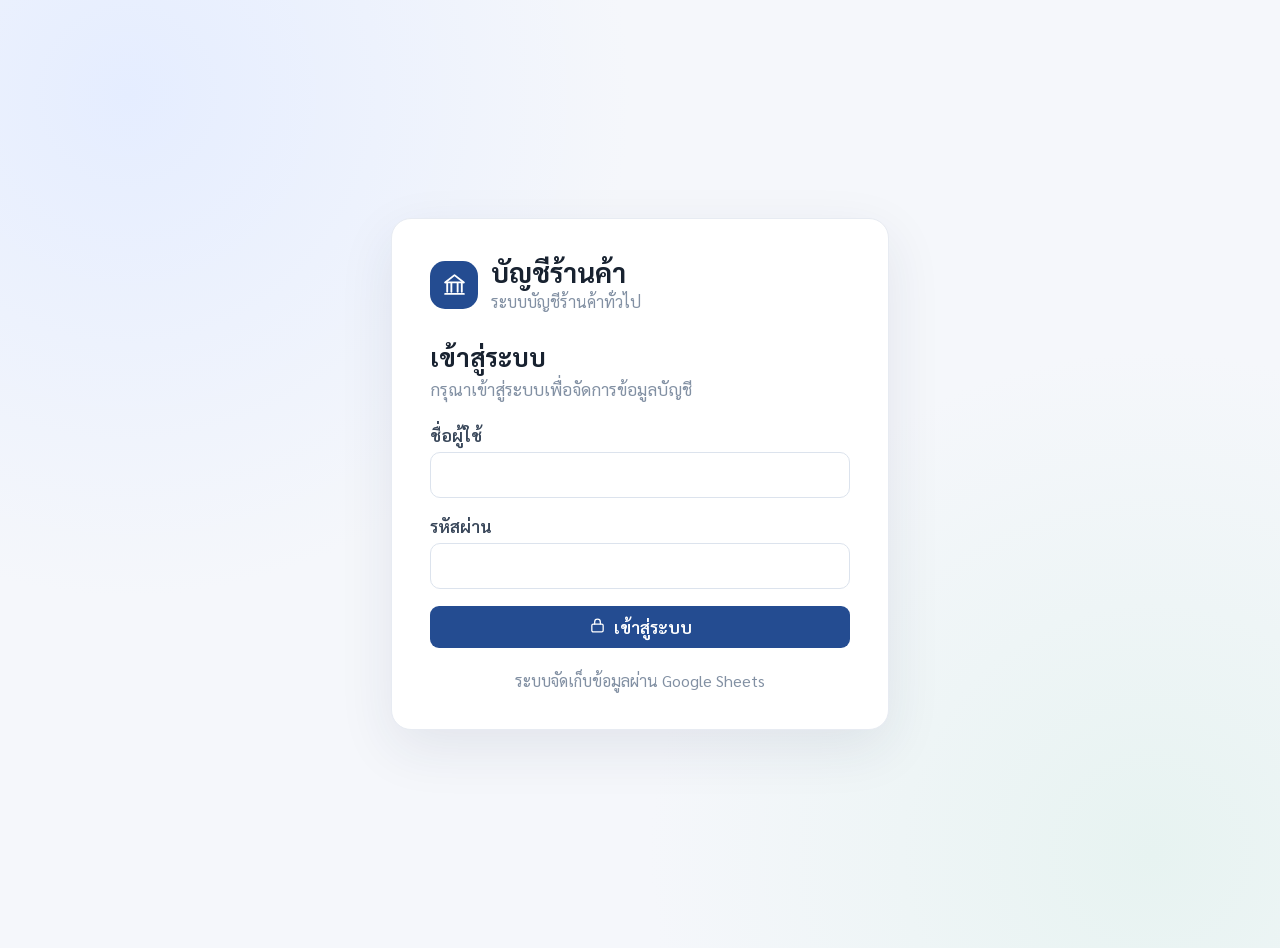
<file: index (3).html>
<!DOCTYPE html>
<html lang="th">
<head>
  <base target="_top">
  <meta charset="UTF-8">
  <meta name="viewport" content="width=device-width, initial-scale=1">

  <title>ระบบบัญชีร้านค้าทั่วไป</title>

  <link rel="preconnect" href="https://fonts.googleapis.com">
  <link rel="preconnect" href="https://fonts.gstatic.com" crossorigin>
  <link href="https://fonts.googleapis.com/css2?family=Sarabun:wght@400;500;600;700&display=swap" rel="stylesheet">

  <style>
    * {
      font-family: 'Sarabun', 'TH Sarabun New', Tahoma, sans-serif;
    }

    body {
      margin: 0;
      background: #f5f7fb;
      color: #182230;
      font-size: 17px;
    }

    button,
    input,
    select,
    textarea {
      font: inherit;
    }

    button {
      cursor: pointer;
    }

    .hidden {
      display: none !important;
    }

    .login-screen {
      min-height: 100vh;
      display: flex;
      align-items: center;
      justify-content: center;
      padding: 24px;
      background:
        radial-gradient(circle at 10% 10%, #e5edff 0, transparent 35%),
        radial-gradient(circle at 90% 90%, #e7f3f1 0, transparent 35%),
        #f5f7fb;
    }

    .login-card {
      width: 100%;
      max-width: 420px;
      background: #fff;
      border: 1px solid #e7ebf2;
      border-radius: 20px;
      padding: 38px;
      box-shadow: 0 18px 55px rgba(28, 44, 75, .09);
    }

    .login-brand {
      display: flex;
      align-items: center;
      gap: 13px;
      margin-bottom: 28px;
    }

    .brand-icon {
      width: 48px;
      height: 48px;
      border-radius: 15px;
      background: #244c91;
      color: white;
      display: grid;
      place-items: center;
    }

    .brand-icon svg {
      width: 25px;
      height: 25px;
    }

    .login-title {
      font-size: 27px;
      font-weight: 700;
      line-height: 1.1;
    }

    .login-subtitle {
      color: #8290a3;
      font-size: 16px;
      margin-top: 5px;
    }

    .login-card h2 {
      font-size: 25px;
      margin: 0 0 5px;
    }

    .login-card .muted {
      color: #8290a3;
      margin: 0 0 24px;
    }

    .field {
      margin-bottom: 17px;
    }

    .field label {
      display: block;
      margin-bottom: 6px;
      font-weight: 600;
      color: #39475a;
    }

    .field input,
    .field select,
    .field textarea {
      width: 100%;
      box-sizing: border-box;
      border: 1px solid #dce3ed;
      background: #fff;
      border-radius: 10px;
      padding: 11px 13px;
      outline: none;
      color: #182230;
      transition: border-color .2s, box-shadow .2s;
    }

    .field input:focus,
    .field select:focus,
    .field textarea:focus {
      border-color: #4777c7;
      box-shadow: 0 0 0 3px rgba(71, 119, 199, .12);
    }

    .field textarea {
      min-height: 82px;
      resize: vertical;
    }

    .btn {
      display: inline-flex;
      align-items: center;
      justify-content: center;
      gap: 8px;
      border: 1px solid transparent;
      border-radius: 9px;
      padding: 9px 15px;
      font-size: 17px;
      font-weight: 600;
      transition: .18s ease;
      white-space: nowrap;
    }

    .btn svg {
      width: 17px;
      height: 17px;
      flex: 0 0 auto;
    }

    .btn-primary {
      background: #244c91;
      color: #fff;
    }

    .btn-primary:hover {
      background: #1d3e78;
      transform: translateY(-1px);
    }

    .btn-secondary {
      background: #fff;
      color: #34445b;
      border-color: #dce3ed;
    }

    .btn-secondary:hover {
      background: #f5f7fb;
    }

    .btn-danger {
      background: #fff1f1;
      color: #bd3d3d;
      border-color: #f5d4d4;
    }

    .btn-success {
      background: #eaf7ef;
      color: #237b4b;
      border-color: #d1eddd;
    }

    .btn-block {
      width: 100%;
    }

    .app-shell {
      display: flex;
      min-height: 100vh;
    }

    .sidebar {
      width: 252px;
      flex: 0 0 252px;
      background: #fff;
      border-right: 1px solid #e8edf4;
      display: flex;
      flex-direction: column;
      transition: transform .25s ease;
      z-index: 40;
    }

    .sidebar-brand {
      height: 76px;
      display: flex;
      align-items: center;
      padding: 0 20px;
      gap: 12px;
      border-bottom: 1px solid #edf0f5;
    }

    .sidebar-brand .brand-icon {
      width: 40px;
      height: 40px;
      border-radius: 12px;
    }

    .sidebar-brand-name {
      font-weight: 700;
      font-size: 19px;
      line-height: 1.1;
    }

    .sidebar-brand-caption {
      font-size: 14px;
      color: #8491a3;
    }

    .sidebar-nav {
      padding: 17px 12px;
      flex: 1;
      overflow-y: auto;
    }

    .nav-section {
      color: #9aa6b6;
      font-size: 14px;
      font-weight: 700;
      padding: 13px 12px 6px;
      letter-spacing: .2px;
    }

    .nav-item {
      width: 100%;
      display: flex;
      align-items: center;
      gap: 12px;
      border: 0;
      background: transparent;
      color: #5e6c80;
      padding: 10px 12px;
      border-radius: 9px;
      text-align: left;
      margin: 2px 0;
      font-size: 17px;
      transition: .18s;
    }

    .nav-item svg {
      width: 19px;
      height: 19px;
      stroke-width: 1.8;
      flex: 0 0 auto;
    }

    .nav-item:hover {
      background: #f4f7fc;
      color: #244c91;
    }

    .nav-item.active {
      background: #edf3ff;
      color: #244c91;
      font-weight: 700;
    }

    .sidebar-footer {
      padding: 15px;
      border-top: 1px solid #edf0f5;
    }

    .user-mini {
      display: flex;
      align-items: center;
      gap: 10px;
      padding: 7px;
    }

    .avatar {
      width: 36px;
      height: 36px;
      display: grid;
      place-items: center;
      border-radius: 50%;
      background: #eaf0fc;
      color: #244c91;
      font-weight: 700;
    }

    .user-mini-name {
      font-weight: 700;
      line-height: 1.1;
    }

    .user-mini-role {
      font-size: 14px;
      color: #8995a6;
    }

    .main-area {
      min-width: 0;
      flex: 1;
      display: flex;
      flex-direction: column;
    }

    .topbar {
      height: 76px;
      background: rgba(255,255,255,.95);
      border-bottom: 1px solid #e8edf4;
      display: flex;
      align-items: center;
      justify-content: space-between;
      padding: 0 28px;
      position: sticky;
      top: 0;
      z-index: 20;
      backdrop-filter: blur(10px);
    }

    .topbar-left,
    .topbar-right {
      display: flex;
      align-items: center;
      gap: 13px;
    }

    .topbar-title {
      font-size: 23px;
      font-weight: 700;
    }

    .topbar-date {
      color: #8995a6;
      font-size: 15px;
    }

    .icon-button {
      width: 38px;
      height: 38px;
      border: 1px solid #e5eaf1;
      border-radius: 9px;
      background: #fff;
      color: #617087;
      display: grid;
      place-items: center;
    }

    .icon-button svg {
      width: 18px;
      height: 18px;
    }

    .content {
      padding: 27px 30px 40px;
      width: 100%;
      max-width: 1500px;
      margin: 0 auto;
      box-sizing: border-box;
    }

    .page-heading {
      display: flex;
      justify-content: space-between;
      align-items: flex-start;
      gap: 15px;
      margin-bottom: 22px;
    }

    .page-heading h1 {
      font-size: 27px;
      margin: 0;
      line-height: 1.15;
    }

    .page-heading p {
      margin: 5px 0 0;
      color: #8793a5;
      font-size: 16px;
    }

    .page-actions {
      display: flex;
      gap: 8px;
      flex-wrap: wrap;
    }

    .stats-grid {
      display: grid;
      grid-template-columns: repeat(4, minmax(0, 1fr));
      gap: 15px;
      margin-bottom: 20px;
    }

    .stat-card {
      background: #fff;
      border: 1px solid #e8edf4;
      border-radius: 13px;
      padding: 18px;
      min-width: 0;
    }

    .stat-top {
      display: flex;
      align-items: center;
      justify-content: space-between;
      color: #7d8a9d;
      font-size: 16px;
    }

    .stat-icon {
      width: 35px;
      height: 35px;
      border-radius: 10px;
      display: grid;
      place-items: center;
      background: #edf3ff;
      color: #315fa9;
    }

    .stat-icon svg {
      width: 18px;
      height: 18px;
    }

    .stat-value {
      font-size: 29px;
      font-weight: 700;
      margin-top: 9px;
      line-height: 1.2;
      color: #1d2a3c;
      overflow-wrap: anywhere;
    }

    .stat-caption {
      color: #a0aaba;
      font-size: 14px;
      margin-top: 3px;
    }

    .dashboard-grid {
      display: grid;
      grid-template-columns: minmax(0, 1.55fr) minmax(280px, 1fr);
      gap: 18px;
    }

    .panel {
      background: #fff;
      border: 1px solid #e8edf4;
      border-radius: 13px;
      padding: 19px;
      min-width: 0;
      margin-bottom: 18px;
    }

    .panel-header {
      display: flex;
      justify-content: space-between;
      align-items: center;
      gap: 10px;
      margin-bottom: 15px;
    }

    .panel-title {
      font-size: 20px;
      font-weight: 700;
      margin: 0;
    }

    .panel-subtitle {
      color: #94a0b0;
      font-size: 14px;
    }

    .toolbar {
      display: flex;
      flex-wrap: wrap;
      align-items: center;
      gap: 9px;
      margin-bottom: 15px;
    }

    .toolbar input,
    .toolbar select {
      min-height: 39px;
      border: 1px solid #dfe5ee;
      background: #fff;
      border-radius: 9px;
      padding: 7px 11px;
      outline: none;
      color: #39475a;
    }

    .toolbar input:focus,
    .toolbar select:focus {
      border-color: #4777c7;
    }

    .toolbar .search-input {
      min-width: 210px;
      flex: 1;
    }

    .table-wrap {
      width: 100%;
      overflow-x: auto;
      border: 1px solid #edf0f5;
      border-radius: 10px;
    }

    table {
      width: 100%;
      border-collapse: collapse;
      font-size: 16px;
      white-space: nowrap;
    }

    thead {
      background: #f7f9fc;
    }

    th {
      font-weight: 700;
      color: #65748a;
      text-align: left;
      padding: 11px 13px;
      border-bottom: 1px solid #e9edf3;
    }

    td {
      padding: 10px 13px;
      border-bottom: 1px solid #f0f2f6;
      color: #3d4b5e;
    }

    tbody tr:hover {
      background: #fafbfd;
    }

    tbody tr:last-child td {
      border-bottom: 0;
    }

    .text-right {
      text-align: right;
    }

    .text-center {
      text-align: center;
    }

    .muted {
      color: #8995a6;
    }

    .badge {
      display: inline-flex;
      align-items: center;
      border-radius: 20px;
      padding: 3px 10px;
      font-size: 14px;
      font-weight: 600;
      background: #f0f3f8;
      color: #69778b;
    }

    .badge-success {
      background: #e9f7ef;
      color: #277a4c;
    }

    .badge-danger {
      background: #fff0f0;
      color: #b93b3b;
    }

    .badge-warning {
      background: #fff5df;
      color: #9c6c12;
    }

    .badge-info {
      background: #edf3ff;
      color: #315fa9;
    }

    .table-actions {
      display: flex;
      gap: 5px;
      justify-content: flex-end;
    }

    .table-action {
      width: 31px;
      height: 31px;
      display: grid;
      place-items: center;
      background: transparent;
      border: 1px solid transparent;
      border-radius: 7px;
      color: #738197;
    }

    .table-action:hover {
      background: #f0f4fa;
      color: #244c91;
    }

    .table-action.danger:hover {
      color: #b93b3b;
      background: #fff0f0;
    }

    .table-action svg {
      width: 16px;
      height: 16px;
    }

    .empty-state {
      text-align: center;
      padding: 42px 15px;
      color: #9aa6b6;
    }

    .empty-state svg {
      width: 34px;
      height: 34px;
      margin-bottom: 8px;
      stroke-width: 1.5;
    }

    .empty-state-title {
      color: #637187;
      font-size: 18px;
      font-weight: 700;
    }

    .empty-state p {
      margin: 3px 0 0;
      font-size: 15px;
    }

    .pagination {
      display: flex;
      align-items: center;
      justify-content: space-between;
      gap: 10px;
      padding-top: 13px;
      color: #8793a5;
      font-size: 15px;
    }

    .pagination-actions {
      display: flex;
      gap: 6px;
    }

    .pagination-actions button {
      border: 1px solid #e1e7ef;
      background: #fff;
      border-radius: 7px;
      padding: 5px 10px;
      color: #5e6c80;
    }

    .modal-backdrop {
      position: fixed;
      inset: 0;
      z-index: 100;
      background: rgba(20, 31, 48, .42);
      backdrop-filter: blur(3px);
      display: flex;
      align-items: center;
      justify-content: center;
      padding: 18px;
      animation: fadeIn .16s ease;
    }

    .modal {
      width: 100%;
      max-width: 650px;
      max-height: calc(100vh - 36px);
      overflow: auto;
      background: #fff;
      border-radius: 16px;
      box-shadow: 0 24px 80px rgba(14, 28, 51, .2);
      animation: modalIn .2s ease;
    }

    .modal-large {
      max-width: 900px;
    }

    .modal-header {
      display: flex;
      align-items: center;
      justify-content: space-between;
      padding: 19px 23px;
      border-bottom: 1px solid #edf0f5;
      position: sticky;
      top: 0;
      background: #fff;
      z-index: 2;
    }

    .modal-header h2 {
      margin: 0;
      font-size: 22px;
    }

    .modal-body {
      padding: 22px 23px;
    }

    .modal-footer {
      padding: 15px 23px;
      border-top: 1px solid #edf0f5;
      display: flex;
      justify-content: flex-end;
      gap: 9px;
      position: sticky;
      bottom: 0;
      background: #fff;
    }

    .form-grid {
      display: grid;
      grid-template-columns: repeat(2, minmax(0, 1fr));
      gap: 0 15px;
    }

    .form-grid .field.full {
      grid-column: 1 / -1;
    }

    .toast-container {
      position: fixed;
      right: 22px;
      top: 20px;
      z-index: 200;
      display: flex;
      flex-direction: column;
      gap: 9px;
      width: min(360px, calc(100vw - 40px));
    }

    .toast {
      background: #fff;
      border: 1px solid #e8edf4;
      border-left: 4px solid #4777c7;
      border-radius: 10px;
      padding: 13px 15px;
      box-shadow: 0 10px 35px rgba(25, 42, 70, .12);
      display: flex;
      gap: 10px;
      align-items: flex-start;
      animation: toastIn .2s ease;
    }

    .toast.success {
      border-left-color: #27945a;
    }

    .toast.error {
      border-left-color: #d34b4b;
    }

    .toast.warning {
      border-left-color: #d99a24;
    }

    .toast-icon svg {
      width: 19px;
      height: 19px;
    }

    .toast-message {
      color: #39475a;
      line-height: 1.3;
    }

    .loading-overlay {
      position: fixed;
      inset: 0;
      z-index: 150;
      display: flex;
      align-items: center;
      justify-content: center;
      background: rgba(247, 249, 252, .75);
      backdrop-filter: blur(2px);
    }

    .loading-card {
      display: flex;
      align-items: center;
      gap: 12px;
      background: #fff;
      border: 1px solid #e8edf4;
      border-radius: 12px;
      padding: 16px 21px;
      box-shadow: 0 10px 30px rgba(25, 42, 70, .08);
      color: #526176;
    }

    .spinner {
      width: 21px;
      height: 21px;
      border: 2px solid #dbe5f4;
      border-top-color: #315fa9;
      border-radius: 50%;
      animation: spin .7s linear infinite;
    }

    .notice {
      border: 1px solid #e3eaf6;
      background: #f4f7fc;
      color: #536b8d;
      border-radius: 10px;
      padding: 12px 14px;
      margin-bottom: 16px;
      font-size: 16px;
    }

    .notice.warning {
      border-color: #f1e2bd;
      background: #fff9e9;
      color: #8a681d;
    }

    .notice.error {
      border-color: #f1d4d4;
      background: #fff4f4;
      color: #a43c3c;
    }

    .summary-row {
      display: flex;
      align-items: center;
      justify-content: space-between;
      gap: 12px;
      border-bottom: 1px solid #edf0f5;
      padding: 11px 0;
    }

    .summary-row:last-child {
      border-bottom: 0;
    }

    .summary-label {
      color: #7b899c;
    }

    .summary-value {
      font-weight: 700;
      color: #25364d;
    }

    .report-total {
      background: #f7f9fc;
      font-weight: 700;
    }

    .journal-line {
      display: grid;
      grid-template-columns: 1.1fr 1fr .75fr .75fr 36px;
      gap: 7px;
      margin-bottom: 8px;
      align-items: center;
    }

    .journal-line input,
    .journal-line select {
      width: 100%;
      min-width: 0;
      box-sizing: border-box;
      padding: 8px;
      border: 1px solid #dce3ed;
      border-radius: 8px;
      outline: none;
    }

    .journal-total {
      display: flex;
      justify-content: flex-end;
      gap: 22px;
      padding: 12px 0;
      border-top: 1px solid #e9edf3;
      font-weight: 700;
    }

    .settings-section {
      max-width: 750px;
    }

    .settings-section h3 {
      font-size: 20px;
      margin: 0 0 16px;
    }

    .mobile-overlay {
      display: none;
    }

    @keyframes spin {
      to { transform: rotate(360deg); }
    }

    @keyframes fadeIn {
      from { opacity: 0; }
      to { opacity: 1; }
    }

    @keyframes modalIn {
      from { opacity: 0; transform: translateY(9px) scale(.99); }
      to { opacity: 1; transform: translateY(0) scale(1); }
    }

    @keyframes toastIn {
      from { opacity: 0; transform: translateX(12px); }
      to { opacity: 1; transform: translateX(0); }
    }

    @media (max-width: 1100px) {
      .stats-grid {
        grid-template-columns: repeat(2, minmax(0, 1fr));
      }

      .dashboard-grid {
        grid-template-columns: 1fr;
      }
    }

    @media (max-width: 760px) {
      .sidebar {
        position: fixed;
        inset: 0 auto 0 0;
        transform: translateX(-100%);
        box-shadow: 12px 0 35px rgba(20, 31, 48, .12);
      }

      .sidebar.open {
        transform: translateX(0);
      }

      .mobile-overlay.show {
        display: block;
        position: fixed;
        inset: 0;
        z-index: 30;
        background: rgba(20, 31, 48, .35);
      }

      .topbar {
        height: 64px;
        padding: 0 14px;
      }

      .content {
        padding: 20px 14px 30px;
      }

      .topbar-title {
        font-size: 20px;
      }

      .topbar-date {
        display: none;
      }

      .page-heading {
        flex-direction: column;
      }

      .stats-grid {
        gap: 10px;
      }

      .stat-card {
        padding: 13px;
      }

      .stat-value {
        font-size: 24px;
      }

      .form-grid {
        grid-template-columns: 1fr;
      }

      .form-grid .field.full {
        grid-column: auto;
      }

      .modal-backdrop {
        padding: 8px;
        align-items: flex-end;
      }

      .modal {
        max-height: 92vh;
        border-radius: 16px 16px 10px 10px;
      }

      .journal-line {
        grid-template-columns: 1fr 1fr;
        padding: 10px;
        border: 1px solid #edf0f5;
        border-radius: 9px;
      }

      .journal-line button {
        grid-column: 2;
        justify-self: end;
      }
    }

    @media (max-width: 420px) {
      .stats-grid {
        grid-template-columns: 1fr 1fr;
      }

      .stat-value {
        font-size: 21px;
      }

      .login-card {
        padding: 25px;
      }

      .page-actions {
        width: 100%;
      }

      .page-actions .btn {
        flex: 1;
      }
    }

    @media print {
      .sidebar,
      .topbar,
      .page-actions,
      .toolbar,
      .table-actions,
      .pagination,
      .no-print {
        display: none !important;
      }

      body,
      .main-area,
      .content {
        background: #fff !important;
        padding: 0 !important;
      }

      .panel,
      .stat-card {
        border: 0 !important;
        box-shadow: none !important;
      }

      table {
        white-space: normal;
      }

      body,
      table,
      th,
      td {
        font-family: 'Sarabun', 'TH Sarabun New', Tahoma, sans-serif !important;
      }
    }
  </style>

  <?!= include('style'); ?>
</head>

<body>

  <div id="toastContainer" class="toast-container"></div>

  <div id="loadingOverlay" class="loading-overlay hidden">
    <div class="loading-card">
      <div class="spinner"></div>
      <span id="loadingText">กำลังดำเนินการ...</span>
    </div>
  </div>

  <section id="loginScreen" class="login-screen">
    <div class="login-card">

      <div class="login-brand">
        <div class="brand-icon" id="loginBrandIcon"></div>
        <div>
          <div class="login-title">บัญชีร้านค้า</div>
          <div class="login-subtitle">ระบบบัญชีร้านค้าทั่วไป</div>
        </div>
      </div>

      <h2>เข้าสู่ระบบ</h2>
      <p class="muted">กรุณาเข้าสู่ระบบเพื่อจัดการข้อมูลบัญชี</p>

      <form id="loginForm">
        <div class="field">
          <label for="loginUsername">ชื่อผู้ใช้</label>
          <input id="loginUsername" name="username"
                 autocomplete="username" required>
        </div>

        <div class="field">
          <label for="loginPassword">รหัสผ่าน</label>
          <input id="loginPassword" name="password"
                 type="password" autocomplete="current-password" required>
        </div>

        <button class="btn btn-primary btn-block" type="submit">
          <span id="loginButtonIcon"></span>
          เข้าสู่ระบบ
        </button>
      </form>

      <div class="login-subtitle" style="margin-top:22px;text-align:center">
        ระบบจัดเก็บข้อมูลผ่าน Google Sheets
      </div>
    </div>
  </section>

  <div id="appShell" class="app-shell hidden">

    <div id="mobileOverlay" class="mobile-overlay"
         onclick="toggleSidebar(false)"></div>

    <aside id="sidebar" class="sidebar">

      <div class="sidebar-brand">
        <div class="brand-icon" id="sidebarBrandIcon"></div>
        <div>
          <div class="sidebar-brand-name">บัญชีร้านค้า</div>
          <div class="sidebar-brand-caption">ระบบจัดการภายใน</div>
        </div>
      </div>

      <nav class="sidebar-nav">

        <div class="nav-section">ภาพรวม</div>

        <button class="nav-item active" data-page="dashboard">
          <span data-icon="dashboard"></span>
          <span>แดชบอร์ด</span>
        </button>

        <div class="nav-section">ข้อมูลหลัก</div>

        <button class="nav-item" data-page="products">
          <span data-icon="package"></span>
          <span>สินค้าและคลังสินค้า</span>
        </button>

        <button class="nav-item" data-page="customers">
          <span data-icon="users"></span>
          <span>ข้อมูลลูกค้า</span>
        </button>

        <button class="nav-item" data-page="suppliers">
          <span data-icon="truck"></span>
          <span>ข้อมูลผู้จำหน่าย</span>
        </button>

        <div class="nav-section">การเงิน</div>

        <button class="nav-item" data-page="transactions">
          <span data-icon="arrow-left-right"></span>
          <span>รายรับ - รายจ่าย</span>
        </button>

        <button class="nav-item" data-page="receipts">
          <span data-icon="receipt"></span>
          <span>บันทึกรับเงิน</span>
        </button>

        <button class="nav-item" data-page="payments">
          <span data-icon="wallet"></span>
          <span>บันทึกจ่ายเงิน</span>
        </button>

        <button class="nav-item" data-page="journals">
          <span data-icon="book-open"></span>
          <span>สมุดรายวัน</span>
        </button>

        <div class="nav-section">รายงาน</div>

        <button class="nav-item" data-page="reports">
          <span data-icon="chart"></span>
          <span>รายงานทางบัญชี</span>
        </button>

        <div class="nav-section admin-only">ระบบ</div>

        <button class="nav-item admin-only" data-page="users">
          <span data-icon="user-cog"></span>
          <span>จัดการผู้ใช้งาน</span>
        </button>

        <button class="nav-item admin-only" data-page="audit">
          <span data-icon="history"></span>
          <span>ประวัติการใช้งาน</span>
        </button>

        <button class="nav-item admin-only" data-page="settings">
          <span data-icon="settings"></span>
          <span>ตั้งค่าระบบ</span>
        </button>

      </nav>

      <div class="sidebar-footer">
        <div class="user-mini">
          <div class="avatar" id="userAvatar">U</div>
          <div>
            <div class="user-mini-name" id="sidebarUserName">ผู้ใช้งาน</div>
            <div class="user-mini-role" id="sidebarUserRole">ผู้ใช้งาน</div>
          </div>
        </div>

        <button class="btn btn-secondary btn-block"
                style="margin-top:9px"
                onclick="openPasswordModal()">
          <span data-icon="key"></span>
          เปลี่ยนรหัสผ่าน
        </button>

        <button class="btn btn-secondary btn-block"
                style="margin-top:7px"
                onclick="logout()">
          <span data-icon="log-out"></span>
          ออกจากระบบ
        </button>
      </div>

    </aside>

    <main class="main-area">

      <header class="topbar">
        <div class="topbar-left">
          <button class="icon-button" onclick="toggleSidebar()"
                  aria-label="เปิดเมนู">
            <span data-icon="menu"></span>
          </button>
          <div>
            <div class="topbar-title" id="topbarTitle">แดชบอร์ด</div>
            <div class="topbar-date" id="topbarDate"></div>
          </div>
        </div>

        <div class="topbar-right">
          <button class="icon-button" onclick="refreshCurrentPage()"
                  title="รีเฟรชข้อมูล">
            <span data-icon="refresh"></span>
          </button>
        </div>
      </header>

      <section id="pageContent" class="content"></section>

    </main>
  </div>

  <div id="modalRoot"></div>

  <script>
    'use strict';

    const AppState = {
      token: null,
      user: null,
      settings: {},
      accounts: [],
      currentPage: 'dashboard',
      pageData: [],
      page: 1,
      pageSize: 100,
      search: '',
      report: null,
      loading: false
    };

    const PAGE_TITLES = {
      dashboard: 'แดชบอร์ด',
      products: 'สินค้าและคลังสินค้า',
      customers: 'ข้อมูลลูกค้า',
      suppliers: 'ข้อมูลผู้จำหน่าย',
      transactions: 'รายรับ - รายจ่าย',
      receipts: 'บันทึกรับเงิน',
      payments: 'บันทึกจ่ายเงิน',
      journals: 'สมุดรายวัน',
      reports: 'รายงานทางบัญชี',
      users: 'จัดการผู้ใช้งาน',
      audit: 'ประวัติการใช้งาน',
      settings: 'ตั้งค่าระบบ'
    };

    const ICONS = {
      dashboard: '<rect x="3" y="3" width="7" height="7" rx="1.5"/><rect x="14" y="3" width="7" height="7" rx="1.5"/><rect x="14" y="14" width="7" height="7" rx="1.5"/><rect x="3" y="14" width="7" height="7" rx="1.5"/>',
      package: '<path d="m12 3 9 5-9 5-9-5 9-5Z"/><path d="M3 8v8l9 5 9-5V8"/><path d="M12 13v8"/>',
      users: '<path d="M16 21v-2a4 4 0 0 0-4-4H6a4 4 0 0 0-4 4v2"/><circle cx="9" cy="7" r="4"/><path d="M22 21v-2a4 4 0 0 0-3-3.87"/><path d="M16 3.13a4 4 0 0 1 0 7.75"/>',
      truck: '<path d="M3 6h12v12H3z"/><path d="M15 10h4l3 3v5h-7z"/><circle cx="7.5" cy="19" r="1.5"/><circle cx="18.5" cy="19" r="1.5"/>',
      'arrow-left-right': '<path d="M17 3l4 4-4 4"/><path d="M3 7h18"/><path d="M7 21l-4-4 4-4"/><path d="M21 17H3"/>',
      receipt: '<path d="M4 3h16v18l-4-2-4 2-4-2-4 2V3Z"/><path d="M8 8h8M8 12h8M8 16h4"/>',
      wallet: '<rect x="3" y="5" width="18" height="15" rx="2"/><path d="M3 8h18"/><path d="M16 14h2"/>',
      'book-open': '<path d="M12 7v14"/><path d="M3 18V5a2 2 0 0 1 2-2h4a3 3 0 0 1 3 3 3 3 0 0 1 3-3h4a2 2 0 0 1 2 2v13"/><path d="M3 18h6a3 3 0 0 1 3 3 3 3 0 0 1 3-3h6"/>',
      chart: '<path d="M3 3v18h18"/><path d="m19 9-5 5-4-4-5 5"/><path d="M19 9h-5V4"/>',
      'user-cog': '<circle cx="9" cy="8" r="4"/><path d="M3 21v-2a6 6 0 0 1 12 0v2"/><path d="M19 8v4M17 10h4"/><path d="m18 16 1 1 2-2"/>',
      history: '<path d="M3 12a9 9 0 1 0 3-6.7L3 8"/><path d="M3 3v5h5"/><path d="M12 7v5l3 2"/>',
      settings: '<circle cx="12" cy="12" r="3"/><path d="m19.4 15 .1.1 1.4 1.1-1.4 2.4-1.7-.6a8 8 0 0 1-1.5.9l-.3 1.8h-2.8l-.3-1.8a8 8 0 0 1-1.5-.9l-1.7.6-1.4-2.4 1.4-1.1a7 7 0 0 1 0-1.8l-1.4-1.1 1.4-2.4 1.7.6a8 8 0 0 1 1.5-.9l.3-1.8h2.8l.3 1.8a8 8 0 0 1 1.5.9l1.7-.6 1.4 2.4-1.4 1.1a7 7 0 0 1 0 1.7Z"/>',
      key: '<circle cx="8" cy="15" r="4"/><path d="m11 12 9-9 2 2-3 3 2 2-3 3-2-2-3 3"/>',
      'log-out': '<path d="M10 17l5-5-5-5"/><path d="M15 12H3"/><path d="M12 3h7a2 2 0 0 1 2 2v14a2 2 0 0 1-2 2h-7"/>',
      menu: '<path d="M4 6h16M4 12h16M4 18h16"/>',
      refresh: '<path d="M20 7v5h-5"/><path d="M4 17v-5h5"/><path d="M5.6 9a7 7 0 0 1 11.6-2L20 12"/><path d="M18.4 15a7 7 0 0 1-11.6 2L4 12"/>',
      plus: '<path d="M12 5v14M5 12h14"/>',
      search: '<circle cx="11" cy="11" r="7"/><path d="m20 20-4-4"/>',
      edit: '<path d="M12 20h9"/><path d="M16.5 3.5a2.1 2.1 0 0 1 3 3L8 18l-4 1 1-4Z"/>',
      trash: '<path d="M3 6h18M8 6V4h8v2m3 0-1 15H6L5 6"/><path d="M10 11v6M14 11v6"/>',
      printer: '<path d="M6 9V3h12v6"/><path d="M6 18H4a2 2 0 0 1-2-2v-5a2 2 0 0 1 2-2h16a2 2 0 0 1 2 2v5a2 2 0 0 1-2 2h-2"/><path d="M6 14h12v7H6z"/>',
      close: '<path d="m18 6-12 12M6 6l12 12"/>',
      check: '<path d="m5 12 4 4L19 6"/>',
      alert: '<path d="M10.3 3.9 2.6 17.2A2 2 0 0 0 4.3 20h15.4a2 2 0 0 0 1.7-2.8L13.7 3.9a2 2 0 0 0-3.4 0Z"/><path d="M12 9v4M12 17h.01"/>',
      file: '<path d="M14 2H6a2 2 0 0 0-2 2v16a2 2 0 0 0 2 2h12a2 2 0 0 0 2-2V8Z"/><path d="M14 2v6h6M8 13h8M8 17h8"/>',
      calendar: '<rect x="3" y="5" width="18" height="16" rx="2"/><path d="M16 3v4M8 3v4M3 10h18"/>',
      bank: '<path d="m3 10 9-7 9 7"/><path d="M4 10h16M5 10v9M9 10v9M15 10v9M19 10v9M3 21h18"/>',
      box: '<path d="m12 3 9 5-9 5-9-5 9-5Z"/><path d="M3 8v8l9 5 9-5V8"/>',
      eye: '<path d="M2 12s3.5-7 10-7 10 7 10 7-3.5 7-10 7S2 12 2 12Z"/><circle cx="12" cy="12" r="3"/>',
      download: '<path d="M21 15v4a2 2 0 0 1-2 2H5a2 2 0 0 1-2-2v-4"/><path d="m7 10 5 5 5-5M12 15V3"/>',
      minus: '<path d="M5 12h14"/>',
      lock: '<rect x="4" y="10" width="16" height="11" rx="2"/><path d="M8 10V7a4 4 0 0 1 8 0v3"/>'
    };

    function icon(name, size = 20) {
      const content = ICONS[name] || ICONS.file;

      return `
        <svg width="${size}" height="${size}" viewBox="0 0 24 24"
             fill="none" stroke="currentColor" stroke-width="1.8"
             stroke-linecap="round" stroke-linejoin="round"
             aria-hidden="true">
          ${content}
        </svg>`;
    }

    function applyIcons() {
      document.querySelectorAll('[data-icon]').forEach(function(el) {
        el.innerHTML = icon(el.getAttribute('data-icon'));
      });

      document.getElementById('loginBrandIcon').innerHTML = icon('bank', 25);
      document.getElementById('sidebarBrandIcon').innerHTML = icon('bank', 23);
      document.getElementById('loginButtonIcon').innerHTML = icon('lock', 17);
    }

    function escapeHtml(value) {
      return String(value == null ? '' : value)
        .replace(/&/g, '&amp;')
        .replace(/</g, '&lt;')
        .replace(/>/g, '&gt;')
        .replace(/"/g, '&quot;')
        .replace(/'/g, '&#039;');
    }

    function money(value) {
      return Number(value || 0).toLocaleString('th-TH', {
        minimumFractionDigits: 2,
        maximumFractionDigits: 2
      });
    }

    function dateText(value) {
      if (!value) return '-';

      const d = new Date(value);

      if (isNaN(d.getTime())) {
        return escapeHtml(value);
      }

      return d.toLocaleDateString('th-TH', {
        day: '2-digit',
        month: 'short',
        year: 'numeric'
      });
    }

    function todayInput() {
      const d = new Date();
      const y = d.getFullYear();
      const m = String(d.getMonth() + 1).padStart(2, '0');
      const day = String(d.getDate()).padStart(2, '0');
      return `${y}-${m}-${day}`;
    }

    function firstDayInput() {
      const d = new Date();
      return `${d.getFullYear()}-${String(d.getMonth() + 1).padStart(2, '0')}-01`;
    }

    function showLoading(message = 'กำลังดำเนินการ...') {
      AppState.loading = true;
      document.getElementById('loadingText').textContent = message;
      document.getElementById('loadingOverlay').classList.remove('hidden');
    }

    function hideLoading() {
      AppState.loading = false;
      document.getElementById('loadingOverlay').classList.add('hidden');
    }

    function toast(message, type = 'success') {
      const root = document.getElementById('toastContainer');
      const el = document.createElement('div');
      el.className = `toast ${type}`;

      const iconName = type === 'error' ? 'alert' :
        type === 'warning' ? 'alert' : 'check';

      el.innerHTML = `
        <div class="toast-icon">${icon(iconName, 19)}</div>
        <div class="toast-message">${escapeHtml(message)}</div>
      `;

      root.appendChild(el);

      setTimeout(function() {
        el.style.opacity = '0';
        el.style.transform = 'translateX(10px)';
        setTimeout(() => el.remove(), 250);
      }, 3500);
    }

    function rpc(functionName, ...args) {
      return new Promise(function(resolve, reject) {
        if (!google || !google.script || !google.script.run) {
          reject(new Error('ไม่พบการเชื่อมต่อ Google Apps Script'));
          return;
        }

        google.script.run
          .withSuccessHandler(resolve)
          .withFailureHandler(function(error) {
            reject(new Error(error && error.message
              ? error.message
              : 'เกิดข้อผิดพลาดในการเชื่อมต่อ'));
          })[functionName](...args);
      });
    }

    async function callApi(functionName, ...args) {
      showLoading();

      try {
        const result = await rpc(functionName, ...args);

        if (result && result.success === false) {
          throw new Error(result.message || 'ไม่สามารถดำเนินการได้');
        }

        return result;
      } finally {
        hideLoading();
      }
    }

    async function login(event) {
      event.preventDefault();

      const username = document.getElementById('loginUsername').value.trim();
      const password = document.getElementById('loginPassword').value;

      try {
        showLoading('กำลังตรวจสอบข้อมูลเข้าสู่ระบบ...');

        const result = await rpc('apiLogin', username, password);

        hideLoading();

        if (!result || !result.success) {
          toast(result && result.message
            ? result.message
            : 'เข้าสู่ระบบไม่สำเร็จ', 'error');
          return;
        }

        AppState.token = result.token;
        AppState.user = result.user;

        await initializeApp();

      } catch (error) {
        hideLoading();
        toast(error.message, 'error');
      }
    }

    async function initializeApp() {
      try {
        showLoading('กำลังโหลดข้อมูลระบบ...');

        const result = await rpc('apiGetBootstrap', AppState.token);

        AppState.settings = result.settings || {};
        AppState.accounts = result.accounts || [];

        document.getElementById('loginScreen').classList.add('hidden');
        document.getElementById('appShell').classList.remove('hidden');

        document.getElementById('sidebarUserName').textContent =
          AppState.user.name || AppState.user.username;

        document.getElementById('sidebarUserRole').textContent =
          roleText(AppState.user.role);

        document.getElementById('userAvatar').textContent =
          (AppState.user.name || 'U').substring(0, 1);

        if (AppState.user.role !== 'Admin') {
          document.querySelectorAll('.admin-only').forEach(function(el) {
            el.classList.add('hidden');
          });
        }

        document.getElementById('topbarDate').textContent =
          new Date().toLocaleDateString('th-TH', {
            weekday: 'long',
            day: 'numeric',
            month: 'long',
            year: 'numeric'
          });

        await navigate('dashboard');

      } catch (error) {
        toast(error.message, 'error');
        document.getElementById('loginScreen').classList.remove('hidden');
        document.getElementById('appShell').classList.add('hidden');
      } finally {
        hideLoading();
      }
    }

    function roleText(role) {
      return {
        Admin: 'ผู้ดูแลระบบ',
        Staff: 'เจ้าหน้าที่',
        Viewer: 'ผู้ดูข้อมูล'
      }[role] || role || 'ผู้ใช้งาน';
    }

    async function logout() {
      const confirmed = await confirmDialog(
        'ออกจากระบบ',
        'คุณต้องการออกจากระบบใช่หรือไม่'
      );

      if (!confirmed) return;

      try {
        if (AppState.token) {
          await rpc('apiLogout', AppState.token);
        }
      } catch (e) {
        // ล้างสถานะฝั่งหน้าเว็บต่อ แม้คำขอออกจากระบบล้มเหลว
      }

      AppState.token = null;
      AppState.user = null;
      AppState.settings = {};
      AppState.accounts = [];

      document.getElementById('appShell').classList.add('hidden');
      document.getElementById('loginScreen').classList.remove('hidden');
      document.getElementById('loginPassword').value = '';
    }

    function toggleSidebar(force) {
      const sidebar = document.getElementById('sidebar');
      const overlay = document.getElementById('mobileOverlay');

      const open = typeof force === 'boolean'
        ? force
        : !sidebar.classList.contains('open');

      sidebar.classList.toggle('open', open);
      overlay.classList.toggle('show', open);
    }

    async function navigate(page) {
      if (!PAGE_TITLES[page]) return;

      AppState.currentPage = page;
      AppState.page = 1;
      AppState.search = '';

      document.querySelectorAll('.nav-item').forEach(function(button) {
        button.classList.toggle(
          'active',
          button.dataset.page === page
        );
      });

      document.getElementById('topbarTitle').textContent =
        PAGE_TITLES[page];

      toggleSidebar(false);

      await renderPage(page);
    }

    async function refreshCurrentPage() {
      await renderPage(AppState.currentPage);
      toast('โหลดข้อมูลล่าสุดแล้ว');
    }

    async function renderPage(page) {
      const root = document.getElementById('pageContent');

      root.innerHTML = `
        <div class="panel">
          <div class="loading-card">
            <div class="spinner"></div>
            กำลังโหลดข้อมูล...
          </div>
        </div>
      `;

      try {
        switch (page) {
          case 'dashboard':
            await renderDashboard();
            break;
          case 'products':
            await renderEntityPage('Products');
            break;
          case 'customers':
            await renderEntityPage('Customers');
            break;
          case 'suppliers':
            await renderEntityPage('Suppliers');
            break;
          case 'transactions':
            await renderEntityPage('Transactions');
            break;
          case 'receipts':
            await renderEntityPage('Receipts');
            break;
          case 'payments':
            await renderEntityPage('Payments');
            break;
          case 'journals':
            await renderJournals();
            break;
          case 'reports':
            renderReports();
            break;
          case 'users':
            await renderUsers();
            break;
          case 'audit':
            await renderAudit();
            break;
          case 'settings':
            renderSettings();
            break;
        }
      } catch (error) {
        root.innerHTML = `
          <div class="notice error">
            ${icon('alert', 18)}
            ${escapeHtml(error.message)}
          </div>
        `;
        toast(error.message, 'error');
      }
    }

    function pageHeading(title, subtitle, action = '') {
      return `
        <div class="page-heading">
          <div>
            <h1>${title}</h1>
            <p>${subtitle}</p>
          </div>
          <div class="page-actions">${action}</div>
        </div>
      `;
    }

    function statCard(label, value, iconName, caption = '') {
      return `
        <div class="stat-card">
          <div class="stat-top">
            <span>${label}</span>
            <span class="stat-icon">${icon(iconName, 18)}</span>
          </div>
          <div class="stat-value">${value}</div>
          <div class="stat-caption">${caption}</div>
        </div>
      `;
    }

    async function renderDashboard() {
      const data = await callApi('apiGetDashboard', AppState.token, {
        startDate: firstDayInput(),
        endDate: todayInput()
      });

      const s = data.summary || {};

      document.getElementById('pageContent').innerHTML = `
        ${pageHeading(
          'ภาพรวมกิจการ',
          'สรุปข้อมูลจากรายการที่บันทึกในระบบ'
        )}

        <div class="stats-grid">
          ${statCard('รายรับในช่วงที่เลือก', money(s.income) + ' บาท', 'chart', 'จากรายการรายรับ')}
          ${statCard('รายจ่ายในช่วงที่เลือก', money(s.expense) + ' บาท', 'wallet', 'จากรายการรายจ่าย')}
          ${statCard('รายรับสุทธิ', money(s.net) + ' บาท', 'bank', 'รายรับหักรายจ่าย')}
          ${statCard('มูลค่าสินค้าคงเหลือ', money(s.stockValue) + ' บาท', 'package', 'คำนวณจากต้นทุนสินค้า')}
          ${statCard('จำนวนสินค้า', Number(s.productCount || 0).toLocaleString('th-TH'), 'box', 'รายการสินค้าที่ใช้งาน')}
          ${statCard('สินค้าใกล้หมด', Number(s.lowStockCount || 0).toLocaleString('th-TH'), 'alert', 'ตามจุดแจ้งเตือนที่กำหนด')}
          ${statCard('ลูกค้า', Number(s.customerCount || 0).toLocaleString('th-TH'), 'users', 'ข้อมูลลูกค้าที่ใช้งาน')}
          ${statCard('ผู้จำหน่าย', Number(s.supplierCount || 0).toLocaleString('th-TH'), 'truck', 'ข้อมูลผู้จำหน่ายที่ใช้งาน')}
        </div>

        <div class="dashboard-grid">
          <div class="panel">
            <div class="panel-header">
              <div>
                <div class="panel-title">รายการล่าสุด</div>
                <div class="panel-subtitle">รายการรายรับและรายจ่ายที่บันทึกไว้</div>
              </div>
              <button class="btn btn-secondary"
                      onclick="navigate('transactions')">ดูทั้งหมด</button>
            </div>
            ${renderTransactionTable(data.recentTransactions || [])}
          </div>

          <div class="panel">
            <div class="panel-header">
              <div>
                <div class="panel-title">สินค้าใกล้หมด</div>
                <div class="panel-subtitle">ตรวจสอบจำนวนสินค้าคงเหลือ</div>
              </div>
            </div>
            ${renderLowStock(data.lowStockProducts || [])}
          </div>
        </div>
      `;
    }

    function renderTransactionTable(rows) {
      if (!rows.length) {
        return emptyState('ยังไม่มีรายการรายรับรายจ่าย');
      }

      return `
        <div class="table-wrap">
          <table>
            <thead>
              <tr>
                <th>วันที่</th>
                <th>ประเภท</th>
                <th>รายละเอียด</th>
                <th class="text-right">จำนวนเงิน</th>
              </tr>
            </thead>
            <tbody>
              ${rows.map(function(r) {
                return `
                  <tr>
                    <td>${dateText(r.date)}</td>
                    <td>
                      <span class="badge ${r.type === 'Income' ? 'badge-success' : 'badge-warning'}">
                        ${r.type === 'Income' ? 'รายรับ' : 'รายจ่าย'}
                      </span>
                    </td>
                    <td>${escapeHtml(r.description || '-')}</td>
                    <td class="text-right">${money(r.amount)}</td>
                  </tr>
                `;
              }).join('')}
            </tbody>
          </table>
        </div>
      `;
    }

    function renderLowStock(rows) {
      if (!rows.length) {
        return emptyState('ไม่มีสินค้าใกล้หมด');
      }

      return `
        <div>
          ${rows.map(function(p) {
            return `
              <div class="summary-row">
                <div>
                  <div style="font-weight:700">${escapeHtml(p.name)}</div>
                  <div class="muted">${escapeHtml(p.code || '')}</div>
                </div>
                <div style="text-align:right">
                  <div class="summary-value">${Number(p.quantity || 0)} ${escapeHtml(p.unit || '')}</div>
                  <span class="badge badge-warning">ใกล้หมด</span>
                </div>
              </div>
            `;
          }).join('')}
        </div>
      `;
    }

    function emptyState(message, detail = 'ข้อมูลจะแสดงเมื่อมีรายการบันทึก') {
      return `
        <div class="empty-state">
          ${icon('file', 34)}
          <div class="empty-state-title">${escapeHtml(message)}</div>
          <p>${escapeHtml(detail)}</p>
        </div>
      `;
    }

    const ENTITY_CONFIG = {
      Products: {
        title: 'สินค้า',
        description: 'จัดการสินค้า ราคา และจำนวนคงเหลือ',
        fields: [
          ['code', 'รหัสสินค้า', 'text'],
          ['name', 'ชื่อสินค้า', 'text', true],
          ['category', 'หมวดหมู่', 'text'],
          ['unit', 'หน่วยนับ', 'text'],
          ['costPrice', 'ราคาทุน', 'number'],
          ['sellPrice', 'ราคาขาย', 'number'],
          ['quantity', 'จำนวนคงเหลือ', 'number'],
          ['minQuantity', 'จุดแจ้งเตือนสินค้าใกล้หมด', 'number']
        ],
        columns: [
          ['code', 'รหัสสินค้า'],
          ['name', 'ชื่อสินค้า'],
          ['category', 'หมวดหมู่'],
          ['quantity', 'คงเหลือ'],
          ['costPrice', 'ราคาทุน'],
          ['sellPrice', 'ราคาขาย'],
          ['status', 'สถานะ']
        ]
      },

      Customers: {
        title: 'ลูกค้า',
        description: 'ข้อมูลลูกค้าและช่องทางติดต่อ',
        fields: [
          ['code', 'รหัสลูกค้า', 'text'],
          ['name', 'ชื่อลูกค้า', 'text', true],
          ['phone', 'โทรศัพท์', 'text'],
          ['email', 'อีเมล', 'email'],
          ['taxId', 'เลขประจำตัวผู้เสียภาษี', 'text'],
          ['address', 'ที่อยู่', 'textarea'],
          ['note', 'หมายเหตุ', 'textarea']
        ],
        columns: [
          ['code', 'รหัสลูกค้า'],
          ['name', 'ชื่อลูกค้า'],
          ['phone', 'โทรศัพท์'],
          ['taxId', 'เลขผู้เสียภาษี'],
          ['status', 'สถานะ']
        ]
      },

      Suppliers: {
        title: 'ผู้จำหน่าย',
        description: 'ข้อมูลผู้จำหน่ายและคู่ค้าของร้าน',
        fields: [
          ['code', 'รหัสผู้จำหน่าย', 'text'],
          ['name', 'ชื่อผู้จำหน่าย', 'text', true],
          ['phone', 'โทรศัพท์', 'text'],
          ['email', 'อีเมล', 'email'],
          ['taxId', 'เลขประจำตัวผู้เสียภาษี', 'text'],
          ['address', 'ที่อยู่', 'textarea'],
          ['note', 'หมายเหตุ', 'textarea']
        ],
        columns: [
          ['code', 'รหัสผู้จำหน่าย'],
          ['name', 'ชื่อผู้จำหน่าย'],
          ['phone', 'โทรศัพท์'],
          ['taxId', 'เลขผู้เสียภาษี'],
          ['status', 'สถานะ']
        ]
      },

      Transactions: {
        title: 'รายรับ - รายจ่าย',
        description: 'บันทึกรายรับและรายจ่ายทั่วไป',
        fields: [
          ['date', 'วันที่', 'date', true],
          ['type', 'ประเภท', 'select', true, [
            ['Income', 'รายรับ'],
            ['Expense', 'รายจ่าย']
          ]],
          ['category', 'หมวดหมู่', 'text'],
          ['description', 'รายละเอียด', 'text', true],
          ['amount', 'จำนวนเงิน', 'number', true],
          ['paymentMethod', 'ช่องทางชำระเงิน', 'select', false, [
            ['Cash', 'เงินสด'],
            ['Bank', 'เงินโอน / ธนาคาร'],
            ['Other', 'อื่น ๆ']
          ]],
          ['reference', 'เลขอ้างอิง', 'text']
        ],
        columns: [
          ['documentNo', 'เลขที่เอกสาร'],
          ['date', 'วันที่'],
          ['type', 'ประเภท'],
          ['category', 'หมวดหมู่'],
          ['description', 'รายละเอียด'],
          ['amount', 'จำนวนเงิน'],
          ['status', 'สถานะ']
        ]
      },

      Receipts: {
        title: 'รับเงิน',
        description: 'บันทึกรายการรับเงิน',
        fields: [
          ['date', 'วันที่รับเงิน', 'date', true],
          ['customerId', 'รหัสลูกค้า', 'text'],
          ['description', 'รายละเอียด', 'text', true],
          ['amount', 'จำนวนเงิน', 'number', true],
          ['paymentMethod', 'ช่องทางรับเงิน', 'select', false, [
            ['Cash', 'เงินสด'],
            ['Bank', 'เงินโอน / ธนาคาร'],
            ['Other', 'อื่น ๆ']
          ]],
          ['reference', 'เลขอ้างอิง', 'text']
        ],
        columns: [
          ['documentNo', 'เลขที่ใบรับเงิน'],
          ['date', 'วันที่'],
          ['customerId', 'รหัสลูกค้า'],
          ['description', 'รายละเอียด'],
          ['amount', 'จำนวนเงิน'],
          ['status', 'สถานะ']
        ]
      },

      Payments: {
        title: 'จ่ายเงิน',
        description: 'บันทึกรายการจ่ายเงิน',
        fields: [
          ['date', 'วันที่จ่ายเงิน', 'date', true],
          ['supplierId', 'รหัสผู้จำหน่าย', 'text'],
          ['description', 'รายละเอียด', 'text', true],
          ['amount', 'จำนวนเงิน', 'number', true],
          ['paymentMethod', 'ช่องทางจ่ายเงิน', 'select', false, [
            ['Cash', 'เงินสด'],
            ['Bank', 'เงินโอน / ธนาคาร'],
            ['Other', 'อื่น ๆ']
          ]],
          ['reference', 'เลขอ้างอิง', 'text']
        ],
        columns: [
          ['documentNo', 'เลขที่ใบจ่ายเงิน'],
          ['date', 'วันที่'],
          ['supplierId', 'รหัสผู้จำหน่าย'],
          ['description', 'รายละเอียด'],
          ['amount', 'จำนวนเงิน'],
          ['status', 'สถานะ']
        ]
      }
    };

    async function renderEntityPage(entity) {
      const config = ENTITY_CONFIG[entity];

      const result = await callApi('apiList', AppState.token, entity, {
        page: AppState.page,
        pageSize: AppState.pageSize,
        search: AppState.search,
        status: 'Active'
      });

      AppState.pageData = result.data || [];

      const root = document.getElementById('pageContent');

      const action = `
        <button class="btn btn-primary" onclick="openEntityForm('${entity}')">
          ${icon('plus', 17)}
          เพิ่ม${config.title}
        </button>
      `;

      root.innerHTML = `
        ${pageHeading(config.title, config.description, action)}

        <div class="panel">
          <div class="toolbar">
            <input class="search-input"
                   id="entitySearch"
                   placeholder="ค้นหาข้อมูล..."
                   value="${escapeHtml(AppState.search)}"
                   onkeydown="if(event.key==='Enter') searchEntity('${entity}')">
            <button class="btn btn-secondary"
                    onclick="searchEntity('${entity}')">
              ${icon('search', 16)}
              ค้นหา
            </button>
            <button class="btn btn-secondary"
                    onclick="clearEntitySearch('${entity}')">ล้าง</button>
          </div>

          ${renderEntityTable(entity, AppState.pageData)}

          ${renderPagination(result.total || 0, result.page || 1,
            result.pageSize || AppState.pageSize, entity)}
        </div>
      `;
    }

    function renderEntityTable(entity, rows) {
      const config = ENTITY_CONFIG[entity];

      if (!rows.length) {
        return emptyState('ไม่พบข้อมูล', 'ลองเปลี่ยนคำค้นหาหรือเพิ่มรายการใหม่');
      }

      return `
        <div class="table-wrap">
          <table>
            <thead>
              <tr>
                ${config.columns.map(function(c) {
                  return `<th>${c[1]}</th>`;
                }).join('')}
                <th class="text-right">จัดการ</th>
              </tr>
            </thead>
            <tbody>
              ${rows.map(function(row) {
                return `
                  <tr>
                    ${config.columns.map(function(c) {
                      return `<td>${formatCell(c[0], row[c[0]])}</td>`;
                    }).join('')}
                    <td>
                      <div class="table-actions">
                        ${entity === 'Products'
                          ? `<button class="table-action" title="ปรับสต็อก"
                               onclick="openStockModal('${row.id}')">${icon('package', 16)}</button>`
                          : ''}
                        <button class="table-action" title="แก้ไข"
                                onclick="editEntity('${entity}','${row.id}')">
                          ${icon('edit', 16)}
                        </button>
                        <button class="table-action danger" title="ยกเลิก"
                                onclick="deleteEntity('${entity}','${row.id}')">
                          ${icon('trash', 16)}
                        </button>
                      </div>
                    </td>
                  </tr>
                `;
              }).join('')}
            </tbody>
          </table>
        </div>
      `;
    }

    function formatCell(key, value) {
      if (key === 'amount' || key === 'costPrice' || key === 'sellPrice') {
        return money(value);
      }

      if (key === 'date' || key === 'createdAt') {
        return dateText(value);
      }

      if (key === 'type') {
        return value === 'Income'
          ? '<span class="badge badge-success">รายรับ</span>'
          : '<span class="badge badge-warning">รายจ่าย</span>';
      }

      if (key === 'status') {
        if (value === 'Active') {
          return '<span class="badge badge-success">ใช้งาน</span>';
        }
        if (value === 'Deleted') {
          return '<span class="badge badge-danger">ยกเลิก</span>';
        }
        return `<span class="badge">${escapeHtml(value || '-')}</span>`;
      }

      return escapeHtml(value === '' || value == null ? '-' : value);
    }

    function renderPagination(total, page, pageSize, entity) {
      const pages = Math.max(1, Math.ceil(total / pageSize));

      return `
        <div class="pagination">
          <span>ทั้งหมด ${Number(total).toLocaleString('th-TH')} รายการ</span>
          <div class="pagination-actions">
            <button ${page <= 1 ? 'disabled' : ''}
                    onclick="changePage('${entity}',${page - 1})">ก่อนหน้า</button>
            <span style="padding:5px 7px">${page} / ${pages}</span>
            <button ${page >= pages ? 'disabled' : ''}
                    onclick="changePage('${entity}',${page + 1})">ถัดไป</button>
          </div>
        </div>
      `;
    }

    async function changePage(entity, page) {
      AppState.page = page;
      await renderEntityPage(entity);
    }

    async function searchEntity(entity) {
      AppState.search = document.getElementById('entitySearch').value.trim();
      AppState.page = 1;
      await renderEntityPage(entity);
    }

    async function clearEntitySearch(entity) {
      AppState.search = '';
      AppState.page = 1;
      await renderEntityPage(entity);
    }

    function openEntityForm(entity, record = null) {
      const config = ENTITY_CONFIG[entity];

      const fieldsHtml = config.fields.map(function(field) {
        const [key, label, type, required, options] = field;
        const value = record && record[key] != null ? record[key] : '';

        let input = '';

        if (type === 'textarea') {
          input = `
            <textarea id="form_${key}" name="${key}">${escapeHtml(value)}</textarea>
          `;
        } else if (type === 'select') {
          input = `
            <select id="form_${key}" name="${key}">
              <option value="">เลือก${label}</option>
              ${(options || []).map(function(option) {
                return `
                  <option value="${escapeHtml(option[0])}"
                    ${String(value) === String(option[0]) ? 'selected' : ''}>
                    ${escapeHtml(option[1])}
                  </option>
                `;
              }).join('')}
            </select>
          `;
        } else {
          input = `
            <input id="form_${key}" name="${key}"
                   type="${type}"
                   value="${escapeHtml(type === 'date' && !value ? todayInput() : value)}"
                   ${required ? 'required' : ''}
                   ${type === 'number' ? 'step="0.01" min="0"' : ''}>
          `;
        }

        return `
          <div class="field ${type === 'textarea' ? 'full' : ''}">
            <label for="form_${key}">${label}${required ? ' *' : ''}</label>
            ${input}
          </div>
        `;
      }).join('');

      openModal(
        record ? 'แก้ไข' + config.title : 'เพิ่ม' + config.title,
        `
          <form id="entityForm">
            <div class="form-grid">${fieldsHtml}</div>
            <input type="hidden" id="form_id" value="${escapeHtml(record ? record.id : '')}">
          </form>
        `,
        `
          <button class="btn btn-secondary" onclick="closeModal()">ยกเลิก</button>
          <button class="btn btn-primary" onclick="submitEntityForm('${entity}')">
            ${icon('check', 17)}
            บันทึกข้อมูล
          </button>
        `
      );
    }

    function editEntity(entity, id) {
      const record = AppState.pageData.find(function(r) {
        return String(r.id) === String(id);
      });

      if (!record) {
        toast('ไม่พบข้อมูลรายการที่ต้องการแก้ไข', 'error');
        return;
      }

      openEntityForm(entity, record);
    }

    async function submitEntityForm(entity) {
      const form = document.getElementById('entityForm');

      if (!form.reportValidity()) return;

      const payload = {};

      new FormData(form).forEach(function(value, key) {
        payload[key] = value;
      });

      const id = document.getElementById('form_id').value;

      if (id) payload.id = id;

      try {
        await callApi('apiSave', AppState.token, entity, payload);
        closeModal();
        toast('บันทึกข้อมูลเรียบร้อย');
        await renderEntityPage(entity);
      } catch (error) {
        toast(error.message, 'error');
      }
    }

    async function deleteEntity(entity, id) {
      const confirmed = await confirmDialog(
        'ยืนยันการยกเลิกรายการ',
        'รายการนี้จะถูกทำเครื่องหมายยกเลิก และไม่แสดงในรายการปกติ'
      );

      if (!confirmed) return;

      try {
        await callApi('apiDelete', AppState.token, entity, id);
        toast('ยกเลิกรายการเรียบร้อย');
        await renderEntityPage(entity);
      } catch (error) {
        toast(error.message, 'error');
      }
    }

    function openStockModal(productId) {
      const product = AppState.pageData.find(function(p) {
        return String(p.id) === String(productId);
      });

      if (!product) {
        toast('ไม่พบสินค้า', 'error');
        return;
      }

      openModal(
        'ปรับปรุงสต็อกสินค้า',
        `
          <div class="notice">
            สินค้า: <strong>${escapeHtml(product.name)}</strong><br>
            คงเหลือปัจจุบัน: <strong>${Number(product.quantity || 0)}</strong>
            ${escapeHtml(product.unit || '')}
          </div>

          <form id="stockForm">
            <div class="field">
              <label>ประเภทการเคลื่อนไหว</label>
              <select name="movementType" required>
                <option value="IN">รับสินค้าเข้า</option>
                <option value="OUT">เบิก / ตัดสินค้าออก</option>
                <option value="ADJUST">ปรับยอดคงเหลือเป็นจำนวนใหม่</option>
              </select>
            </div>

            <div class="field">
              <label>จำนวน</label>
              <input type="number" name="quantity" min="0.01"
                     step="0.01" required>
            </div>

            <div class="field">
              <label>ต้นทุนต่อหน่วย</label>
              <input type="number" name="unitCost" min="0"
                     step="0.01" value="${Number(product.costPrice || 0)}">
            </div>

            <div class="field">
              <label>วันที่</label>
              <input type="date" name="date" value="${todayInput()}" required>
            </div>

            <div class="field">
              <label>เลขอ้างอิง</label>
              <input name="reference">
            </div>

            <div class="field">
              <label>รายละเอียด</label>
              <textarea name="description"></textarea>
            </div>
          </form>
        `,
        `
          <button class="btn btn-secondary" onclick="closeModal()">ยกเลิก</button>
          <button class="btn btn-primary" onclick="submitStock('${productId}')">
            บันทึกการเคลื่อนไหว
          </button>
        `
      );
    }

    async function submitStock(productId) {
      const form = document.getElementById('stockForm');

      if (!form.reportValidity()) return;

      const payload = Object.fromEntries(new FormData(form).entries());
      payload.productId = productId;

      try {
        await callApi('apiStockMovement', AppState.token, payload);
        closeModal();
        toast('บันทึกการเคลื่อนไหวสินค้าแล้ว');
        await renderEntityPage('Products');
      } catch (error) {
        toast(error.message, 'error');
      }
    }

    async function renderJournals() {
      const result = await callApi('apiList', AppState.token, 'JournalEntries', {
        page: 1,
        pageSize: 300
      });

      const rows = result.data || [];

      document.getElementById('pageContent').innerHTML = `
        ${pageHeading(
          'สมุดรายวัน',
          'บันทึกรายการเดบิตและเครดิตที่ต้องสมดุล',
          `<button class="btn btn-primary" onclick="openJournalForm()">
            ${icon('plus', 17)} บันทึกสมุดรายวัน
          </button>`
        )}

        <div class="notice warning">
          สมุดรายวันจะตรวจสอบยอดเดบิตและเครดิตก่อนบันทึก
        </div>

        <div class="panel">
          ${rows.length ? `
            <div class="table-wrap">
              <table>
                <thead>
                  <tr>
                    <th>เลขที่เอกสาร</th>
                    <th>วันที่</th>
                    <th>รายละเอียด</th>
                    <th class="text-right">เดบิต</th>
                    <th class="text-right">เครดิต</th>
                    <th>สถานะ</th>
                    <th></th>
                  </tr>
                </thead>
                <tbody>
                  ${rows.map(function(r) {
                    return `
                      <tr>
                        <td>${escapeHtml(r.documentNo)}</td>
                        <td>${dateText(r.date)}</td>
                        <td>${escapeHtml(r.description || '-')}</td>
                        <td class="text-right">${money(r.debitTotal)}</td>
                        <td class="text-right">${money(r.creditTotal)}</td>
                        <td><span class="badge badge-success">ผ่านการบันทึก</span></td>
                        <td>
                          <button class="table-action"
                            onclick="viewJournal('${r.id}')"
                            title="ดูรายละเอียด">${icon('eye', 16)}</button>
                          <button class="table-action"
                            onclick="createDocument('journal','${r.id}')"
                            title="สร้างเอกสาร">${icon('file', 16)}</button>
                        </td>
                      </tr>
                    `;
                  }).join('')}
                </tbody>
              </table>
            </div>
          ` : emptyState('ยังไม่มีรายการสมุดรายวัน')}
        </div>
      `;
    }

    function openJournalForm() {
      if (!AppState.accounts.length) {
        toast('ไม่พบผังบัญชี กรุณาตรวจสอบการติดตั้งระบบ', 'error');
        return;
      }

      openModal(
        'บันทึกสมุดรายวัน',
        `
          <form id="journalForm">
            <div class="form-grid">
              <div class="field">
                <label>วันที่</label>
                <input type="date" name="date" value="${todayInput()}" required>
              </div>
              <div class="field">
                <label>เลขอ้างอิง</label>
                <input name="reference">
              </div>
              <div class="field full">
                <label>คำอธิบายรายการ</label>
                <input name="description" required>
              </div>
            </div>

            <div class="panel" style="padding:12px">
              <div class="panel-header">
                <div class="panel-title">รายละเอียดบัญชี</div>
                <button type="button" class="btn btn-secondary"
                        onclick="addJournalLine()">
                  ${icon('plus', 15)} เพิ่มบรรทัด
                </button>
              </div>

              <div class="journal-line" style="font-weight:700;color:#718096">
                <div>บัญชี</div>
                <div>คำอธิบาย</div>
                <div>เดบิต</div>
                <div>เครดิต</div>
                <div></div>
              </div>

              <div id="journalLines"></div>

              <div class="journal-total">
                <span>เดบิต: <strong id="journalDebitTotal">0.00</strong></span>
                <span>เครดิต: <strong id="journalCreditTotal">0.00</strong></span>
              </div>

              <div id="journalBalanceNotice" class="notice warning">
                กรุณากรอกรายการให้เดบิตเท่ากับเครดิต
              </div>
            </div>
          </form>
        `,
        `
          <button class="btn btn-secondary" onclick="closeModal()">ยกเลิก</button>
          <button class="btn btn-primary" onclick="submitJournal()">
            ${icon('check', 17)} ตรวจสอบและบันทึก
          </button>
        `,
        true
      );

      addJournalLine();
      addJournalLine();
    }

    function addJournalLine() {
      const root = document.getElementById('journalLines');
      if (!root) return;

      const row = document.createElement('div');
      row.className = 'journal-line';

      row.innerHTML = `
        <select class="journal-account" required>
          <option value="">เลือกบัญชี</option>
          ${AppState.accounts.map(function(a) {
            return `
              <option value="${escapeHtml(a.code)}"
                      data-name="${escapeHtml(a.name)}">
                ${escapeHtml(a.code)} - ${escapeHtml(a.name)}
              </option>
            `;
          }).join('')}
        </select>

        <input class="journal-description" placeholder="คำอธิบาย">

        <input class="journal-debit" type="number"
               min="0" step="0.01" value="0">

        <input class="journal-credit" type="number"
               min="0" step="0.01" value="0">

        <button type="button" class="table-action danger"
                onclick="this.closest('.journal-line').remove();calculateJournal()">
          ${icon('trash', 16)}
        </button>
      `;

      row.querySelectorAll('input,select').forEach(function(input) {
        input.addEventListener('input', calculateJournal);
        input.addEventListener('change', calculateJournal);
      });

      root.appendChild(row);
      calculateJournal();
    }

    function calculateJournal() {
      const root = document.getElementById('journalLines');
      if (!root) return;

      let debit = 0;
      let credit = 0;

      root.querySelectorAll('.journal-line').forEach(function(row) {
        debit += Number(row.querySelector('.journal-debit').value || 0);
        credit += Number(row.querySelector('.journal-credit').value || 0);
      });

      debit = Math.round(debit * 100) / 100;
      credit = Math.round(credit * 100) / 100;

      document.getElementById('journalDebitTotal').textContent = money(debit);
      document.getElementById('journalCreditTotal').textContent = money(credit);

      const notice = document.getElementById('journalBalanceNotice');

      if (debit > 0 && debit === credit) {
        notice.className = 'notice';
        notice.textContent = 'ยอดเดบิตและเครดิตสมดุล สามารถบันทึกได้';
      } else {
        notice.className = 'notice warning';
        notice.textContent = 'ยอดเดบิตและเครดิตยังไม่สมดุล';
      }
    }

    async function submitJournal() {
      const form = document.getElementById('journalForm');

      if (!form.reportValidity()) return;

      const rows = Array.from(
        document.querySelectorAll('#journalLines .journal-line')
      );

      const lines = rows.map(function(row) {
        const select = row.querySelector('.journal-account');
        const option = select.options[select.selectedIndex];

        return {
          accountCode: select.value,
          accountName: option ? option.dataset.name : '',
          description: row.querySelector('.journal-description').value,
          debit: Number(row.querySelector('.journal-debit').value || 0),
          credit: Number(row.querySelector('.journal-credit').value || 0)
        };
      });

      const payload = {
        date: form.elements.date.value,
        reference: form.elements.reference.value,
        description: form.elements.description.value,
        lines: lines
      };

      try {
        const result = await callApi(
          'apiCreateJournal',
          AppState.token,
          payload
        );

        closeModal();
        toast('บันทึกสมุดรายวัน ' + result.documentNo + ' เรียบร้อย');
        await renderJournals();

      } catch (error) {
        toast(error.message, 'error');
      }
    }

    async function viewJournal(id) {
      try {
        const result = await callApi('apiGetJournal', AppState.token, id);

        const entry = result.entry;
        const lines = result.lines || [];

        openModal(
          'รายละเอียดสมุดรายวัน',
          `
            <div class="summary-row">
              <span class="summary-label">เลขที่เอกสาร</span>
              <strong>${escapeHtml(entry.documentNo)}</strong>
            </div>
            <div class="summary-row">
              <span class="summary-label">วันที่</span>
              <strong>${dateText(entry.date)}</strong>
            </div>
            <div class="summary-row">
              <span class="summary-label">รายละเอียด</span>
              <strong>${escapeHtml(entry.description || '-')}</strong>
            </div>

            <div class="table-wrap" style="margin-top:15px">
              <table>
                <thead>
                  <tr>
                    <th>รหัสบัญชี</th>
                    <th>ชื่อบัญชี</th>
                    <th class="text-right">เดบิต</th>
                    <th class="text-right">เครดิต</th>
                  </tr>
                </thead>
                <tbody>
                  ${lines.map(function(line) {
                    return `
                      <tr>
                        <td>${escapeHtml(line.accountCode)}</td>
                        <td>${escapeHtml(line.accountName)}</td>
                        <td class="text-right">${money(line.debit)}</td>
                        <td class="text-right">${money(line.credit)}</td>
                      </tr>
                    `;
                  }).join('')}
                </tbody>
              </table>
            </div>

            <div class="journal-total">
              <span>เดบิต ${money(entry.debitTotal)}</span>
              <span>เครดิต ${money(entry.creditTotal)}</span>
            </div>
          `,
          `
            <button class="btn btn-secondary" onclick="closeModal()">ปิด</button>
            <button class="btn btn-primary"
              onclick="closeModal();createDocument('journal','${id}')">
              ${icon('file', 17)} สร้างเอกสาร
            </button>
          `
        );

      } catch (error) {
        toast(error.message, 'error');
      }
    }

    function generateReportPdf() {
      const report = AppState.report;
      if (!report) {
        toast('กรุณากดแสดงรายงานก่อนสร้าง PDF', 'warning');
        return;
      }

      const titles = {
        'income-expense': 'รายงานรายรับ - รายจ่าย',
        'trial-balance': 'งบทดลองจากสมุดรายวัน',
        'stock': 'รายงานสินค้าคงเหลือ',
        'transactions': 'รายงานรายการทั้งหมด'
      };
      const title = titles[report.reportType] || 'รายงาน';
      const asOf = new Date().toLocaleString('th-TH', {
        dateStyle: 'long', timeStyle: 'short'
      });
      const period = report.startDate && report.endDate
        ? `ระหว่างวันที่ ${escapeHtml(dateText(report.startDate))} ถึง ${escapeHtml(dateText(report.endDate))}`
        : '';
      const num = v => money(v == null ? 0 : v);
      const cell = v => escapeHtml(v == null || v === '' ? '-' : String(v));
      let headers = [];
      let rows = [];
      let summary = '';
      let note = '';

      if (report.reportType === 'income-expense') {
        headers = ['วันที่', 'ประเภท', 'รายละเอียด', 'จำนวนเงิน (บาท)'];
        rows = (report.rows || []).map(r => [dateText(r.date), r.type === 'Income' ? 'รายรับ' : 'รายจ่าย', r.description || '-', num(r.amount)]);
        summary = `<div class="summary"><div>รายรับรวม <b>${num(report.income)} บาท</b></div><div>รายจ่ายรวม <b>${num(report.expense)} บาท</b></div><div>ผลต่างสุทธิ <b>${num(report.net)} บาท</b></div></div>`;
      } else if (report.reportType === 'trial-balance') {
        headers = ['รหัสบัญชี', 'ชื่อบัญชี', 'ประเภท', 'เดบิต', 'เครดิต', 'ผลต่าง'];
        rows = (report.rows || []).map(r => [r.code, r.name, r.type, num(r.debit), num(r.credit), num(r.balance)]);
        rows.push(['', 'รวม', '', num(report.totalDebit), num(report.totalCredit), '']);
        note = 'หมายเหตุ: รายงานนี้คำนวณจากรายการสมุดรายวันที่บันทึกผ่านระบบเท่านั้น ไม่รวมรายการรับจ่ายที่ยังไม่ได้ผ่านการบันทึกบัญชี';
      } else if (report.reportType === 'stock') {
        headers = ['รหัส', 'สินค้า', 'จำนวน', 'หน่วย', 'ต้นทุนต่อหน่วย', 'มูลค่าคงเหลือ', 'สถานะ'];
        rows = (report.rows || []).map(r => [r.code, r.name, r.quantity, r.unit || '-', num(r.costPrice), num(r.stockValue), r.lowStock ? 'ใกล้หมด' : 'ปกติ']);
        summary = `<div class="summary">มูลค่าสินค้าคงเหลือรวม <b>${num(report.totalValue)} บาท</b></div>`;
      } else {
        headers = ['วันที่', 'ประเภท', 'รายละเอียด', 'จำนวนเงิน (บาท)'];
        rows = (report.rows || []).map(r => [dateText(r.date), r.type === 'Income' ? 'รายรับ' : 'รายจ่าย', r.description || '-', num(r.amount)]);
      }

      const table = `<table><thead><tr>${headers.map(h => `<th>${cell(h)}</th>`).join('')}</tr></thead><tbody>${rows.map(row => `<tr>${row.map((v,i) => `<td class="${i >= 3 ? 'numeric' : ''}">${cell(v)}</td>`).join('')}</tr>`).join('')}</tbody></table>`;
      const orgName = AppState.settings.businessName || AppState.settings.organizationName || AppState.settings.orgName || 'หน่วยงาน / องค์กร';
      const orgAddress = AppState.settings.businessAddress || '';
      const doc = `<!doctype html><html lang="th"><head><meta charset="utf-8"><meta name="viewport" content="width=device-width, initial-scale=1"><title>${cell(title)}</title><link rel="preconnect" href="https://fonts.googleapis.com"><link rel="preconnect" href="https://fonts.gstatic.com" crossorigin><link href="https://fonts.googleapis.com/css2?family=Sarabun:wght@400;500;600;700&display=swap" rel="stylesheet"><style>
        @page { size: A4 portrait; margin: 18mm 18mm 20mm; }
        *{box-sizing:border-box}
        html,body{margin:0;padding:0;background:#fff;color:#000}
        body{font-family:'Sarabun','TH Sarabun New',Tahoma,sans-serif;font-size:16pt;line-height:1.35;font-weight:400;-webkit-print-color-adjust:exact;print-color-adjust:exact}
        .paper{width:100%;}
        .doc-head{text-align:center;margin:0 0 14pt;}
        .org{font-size:18pt;font-weight:700;line-height:1.25}
        .org-address{font-size:13pt;margin-top:2pt}
        .heading{font-size:20pt;font-weight:700;margin-top:7pt;line-height:1.25}
        .period{font-size:15pt;margin-top:4pt}
        .doc-meta{display:flex;justify-content:flex-end;font-size:13pt;margin:8pt 0 12pt}
        .summary{border:1px solid #000;padding:8pt 10pt;margin:10pt 0 12pt;display:flex;justify-content:space-between;gap:8pt;flex-wrap:wrap;font-size:15pt}
        table{width:100%;border-collapse:collapse;table-layout:auto;font-size:14pt}
        thead{display:table-header-group} tr{break-inside:avoid;page-break-inside:avoid}
        th,td{border:1px solid #000;padding:5pt 6pt;vertical-align:top}
        th{text-align:center;font-weight:700;background:#f2f2f2}
        .numeric{text-align:right;white-space:nowrap}
        .note{font-size:12.5pt;margin-top:10pt;text-align:justify}
        .signatures{display:flex;justify-content:space-between;gap:12pt;margin-top:32pt;text-align:center;break-inside:avoid;page-break-inside:avoid;font-size:14pt}
        .sign{width:32%}.line{border-top:1px solid #000;margin:30pt 4pt 5pt}
        @media screen{body{padding:12mm;max-width:210mm;margin:auto}}
        @media print{body{padding:0}}
      </style></head><body><main class="paper"><header class="doc-head"><div class="org">${cell(orgName)}</div>${orgAddress ? `<div class="org-address">${cell(orgAddress)}</div>` : ''}<div class="heading">${cell(title)}</div><div class="period">${period}</div></header><div class="doc-meta">ข้อมูล ณ วันที่ ${cell(asOf)}</div>${summary}${table}${note ? `<div class="note">${cell(note)}</div>` : ''}<div class="signatures"><div class="sign"><div class="line"></div>ลงชื่อ................................................<br>ผู้จัดทำรายงาน</div><div class="sign"><div class="line"></div>ลงชื่อ................................................<br>ผู้ตรวจสอบ</div><div class="sign"><div class="line"></div>ลงชื่อ................................................<br>ผู้อนุมัติ</div></div></main><script>window.onload=async function(){try{if(document.fonts&&document.fonts.ready){await document.fonts.load('16pt Sarabun');await document.fonts.ready;}}catch(e){}setTimeout(function(){window.focus();window.print()},700)};<\/script></body></html>`;
      const popup = window.open('', '_blank');
      if (!popup) {
        toast('เบราว์เซอร์บล็อกหน้าต่างเอกสาร กรุณาอนุญาตป๊อปอัปแล้วลองอีกครั้ง', 'error');
        return;
      }
      popup.document.open();
      popup.document.write(doc);
      popup.document.close();
    }

    function renderReports() {
      document.getElementById('pageContent').innerHTML = `
        ${pageHeading('รายงานทางบัญชี', 'เลือกประเภทรายงานและช่วงเวลาที่ต้องการ')}

        <div class="panel">
          <div class="form-grid">
            <div class="field">
              <label>ประเภทรายงาน</label>
              <select id="reportType">
                <option value="income-expense">รายงานรายรับ - รายจ่าย</option>
                <option value="trial-balance">งบทดลองจากสมุดรายวัน</option>
                <option value="stock">รายงานสินค้าคงเหลือ</option>
                <option value="transactions">รายงานรายการทั้งหมด</option>
              </select>
            </div>

            <div class="field">
              <label>วันที่เริ่มต้น</label>
              <input type="date" id="reportStart" value="${firstDayInput()}">
            </div>

            <div class="field">
              <label>วันที่สิ้นสุด</label>
              <input type="date" id="reportEnd" value="${todayInput()}">
            </div>
          </div>

          <div class="page-actions">
            <button class="btn btn-primary" onclick="loadReport()">
              ${icon('chart', 17)} แสดงรายงาน
            </button>
            <button class="btn btn-secondary" onclick="generateReportPdf()">
              ${icon('printer', 17)} พิมพ์รายงาน
            </button>
          </div>
        </div>

        <div id="reportResult"></div>
      `;
    }

    async function loadReport() {
      const type = document.getElementById('reportType').value;
      const startDate = document.getElementById('reportStart').value;
      const endDate = document.getElementById('reportEnd').value;

      if (startDate && endDate && startDate > endDate) {
        toast('วันที่เริ่มต้นต้องไม่มากกว่าวันที่สิ้นสุด', 'error');
        return;
      }

      try {
        const result = await callApi('apiGetReport', AppState.token, type, {
          startDate: startDate,
          endDate: endDate
        });

        AppState.report = result;
        renderReportResult(result);

      } catch (error) {
        toast(error.message, 'error');
      }
    }

    function renderReportResult(result) {
      const root = document.getElementById('reportResult');

      if (result.reportType === 'income-expense') {
        root.innerHTML = `
          <div class="stats-grid">
            ${statCard('รายรับ', money(result.income) + ' บาท', 'chart')}
            ${statCard('รายจ่าย', money(result.expense) + ' บาท', 'wallet')}
            ${statCard('สุทธิ', money(result.net) + ' บาท', 'bank')}
          </div>

          <div class="panel">
            <div class="panel-title">สรุปรายรับ - รายจ่าย</div>
            <div class="summary-row">
              <span class="summary-label">รายรับรวม</span>
              <span class="summary-value">${money(result.income)} บาท</span>
            </div>
            <div class="summary-row">
              <span class="summary-label">รายจ่ายรวม</span>
              <span class="summary-value">${money(result.expense)} บาท</span>
            </div>
            <div class="summary-row">
              <span class="summary-label">ผลต่าง</span>
              <span class="summary-value">${money(result.net)} บาท</span>
            </div>
            ${renderTransactionTable(result.rows || [])}
          </div>
        `;
        return;
      }

      if (result.reportType === 'trial-balance') {
        root.innerHTML = `
          <div class="panel">
            <div class="panel-header">
              <div class="panel-title">งบทดลองจากสมุดรายวัน</div>
              <button class="btn btn-secondary" onclick="generateReportPdf()">
                ${icon('printer', 16)} พิมพ์
              </button>
            </div>

            <div class="notice warning">
              รายงานนี้คำนวณจากรายการสมุดรายวันที่บันทึกผ่านระบบเท่านั้น
              ไม่รวมรายการรับจ่ายที่ยังไม่ได้ผ่านการบันทึกบัญชี
            </div>

            <div class="table-wrap">
              <table>
                <thead>
                  <tr>
                    <th>รหัสบัญชี</th>
                    <th>ชื่อบัญชี</th>
                    <th>ประเภท</th>
                    <th class="text-right">เดบิต</th>
                    <th class="text-right">เครดิต</th>
                    <th class="text-right">ผลต่าง</th>
                  </tr>
                </thead>
                <tbody>
                  ${(result.rows || []).map(function(r) {
                    return `
                      <tr>
                        <td>${escapeHtml(r.code)}</td>
                        <td>${escapeHtml(r.name)}</td>
                        <td>${escapeHtml(r.type)}</td>
                        <td class="text-right">${money(r.debit)}</td>
                        <td class="text-right">${money(r.credit)}</td>
                        <td class="text-right">${money(r.balance)}</td>
                      </tr>
                    `;
                  }).join('')}
                  <tr class="report-total">
                    <td colspan="3">รวม</td>
                    <td class="text-right">${money(result.totalDebit)}</td>
                    <td class="text-right">${money(result.totalCredit)}</td>
                    <td></td>
                  </tr>
                </tbody>
              </table>
            </div>
          </div>
        `;
        return;
      }

      if (result.reportType === 'stock') {
        root.innerHTML = `
          <div class="panel">
            <div class="panel-header">
              <div class="panel-title">รายงานสินค้าคงเหลือ</div>
              <strong>มูลค่ารวม ${money(result.totalValue)} บาท</strong>
            </div>
            <div class="table-wrap">
              <table>
                <thead>
                  <tr>
                    <th>รหัส</th>
                    <th>สินค้า</th>
                    <th>จำนวน</th>
                    <th>หน่วย</th>
                    <th class="text-right">ต้นทุนต่อหน่วย</th>
                    <th class="text-right">มูลค่าคงเหลือ</th>
                    <th>สถานะ</th>
                  </tr>
                </thead>
                <tbody>
                  ${(result.rows || []).map(function(r) {
                    return `
                      <tr>
                        <td>${escapeHtml(r.code)}</td>
                        <td>${escapeHtml(r.name)}</td>
                        <td>${r.quantity}</td>
                        <td>${escapeHtml(r.unit || '')}</td>
                        <td class="text-right">${money(r.costPrice)}</td>
                        <td class="text-right">${money(r.stockValue)}</td>
                        <td>${r.lowStock
                          ? '<span class="badge badge-warning">ใกล้หมด</span>'
                          : '<span class="badge badge-success">ปกติ</span>'}</td>
                      </tr>
                    `;
                  }).join('')}
                </tbody>
              </table>
            </div>
          </div>
        `;
        return;
      }

      if (result.reportType === 'transactions') {
        root.innerHTML = `
          <div class="panel">
            <div class="panel-title">รายการธุรกรรม</div>
            ${renderTransactionTable(result.rows || [])}
          </div>
        `;
      }
    }

    async function renderUsers() {
      if (AppState.user.role !== 'Admin') {
        throw new Error('ไม่มีสิทธิ์เข้าถึงเมนูนี้');
      }

      const result = await callApi('apiListUsers', AppState.token);
      const users = result.data || [];

      document.getElementById('pageContent').innerHTML = `
        ${pageHeading(
          'จัดการผู้ใช้งาน',
          'กำหนดบัญชีและสิทธิ์การเข้าถึงระบบ',
          `<button class="btn btn-primary" onclick="openUserForm()">
            ${icon('plus', 17)} เพิ่มผู้ใช้งาน
          </button>`
        )}

        <div class="panel">
          <div class="table-wrap">
            <table>
              <thead>
                <tr>
                  <th>ชื่อผู้ใช้</th>
                  <th>ชื่อแสดงผล</th>
                  <th>สิทธิ์</th>
                  <th>สถานะ</th>
                  <th>เข้าสู่ระบบล่าสุด</th>
                  <th class="text-right">จัดการ</th>
                </tr>
              </thead>
              <tbody>
                ${users.map(function(u) {
                  return `
                    <tr>
                      <td>${escapeHtml(u.username)}</td>
                      <td>${escapeHtml(u.name)}</td>
                      <td>${roleText(u.role)}</td>
                      <td>${u.status === 'Active'
                        ? '<span class="badge badge-success">ใช้งาน</span>'
                        : '<span class="badge badge-danger">ปิดใช้งาน</span>'}</td>
                      <td>${u.lastLogin ? dateText(u.lastLogin) : '-'}</td>
                      <td class="text-right">
                        ${u.id !== AppState.user.id ? `
                          <button class="btn btn-secondary"
                            onclick="toggleUserStatus('${u.id}','${u.status === 'Active' ? 'Inactive' : 'Active'}')">
                            ${u.status === 'Active' ? 'ปิดใช้งาน' : 'เปิดใช้งาน'}
                          </button>
                        ` : '<span class="muted">บัญชีปัจจุบัน</span>'}
                      </td>
                    </tr>
                  `;
                }).join('')}
              </tbody>
            </table>
          </div>
        </div>
      `;
    }

    function openUserForm() {
      openModal(
        'เพิ่มผู้ใช้งาน',
        `
          <form id="userForm">
            <div class="field">
              <label>ชื่อผู้ใช้</label>
              <input name="username" required autocomplete="off">
            </div>

            <div class="field">
              <label>ชื่อแสดงผล</label>
              <input name="name" required>
            </div>

            <div class="field">
              <label>รหัสผ่านเริ่มต้น</label>
              <input name="password" type="password" minlength="8" required>
            </div>

            <div class="field">
              <label>ระดับสิทธิ์</label>
              <select name="role">
                <option value="Staff">เจ้าหน้าที่</option>
                <option value="Viewer">ผู้ดูข้อมูล</option>
                <option value="Admin">ผู้ดูแลระบบ</option>
              </select>
            </div>
          </form>
        `,
        `
          <button class="btn btn-secondary" onclick="closeModal()">ยกเลิก</button>
          <button class="btn btn-primary" onclick="submitUser()">สร้างบัญชี</button>
        `
      );
    }

    async function submitUser() {
      const form = document.getElementById('userForm');

      if (!form.reportValidity()) return;

      const payload = Object.fromEntries(new FormData(form).entries());

      try {
        await callApi('apiCreateUser', AppState.token, payload);
        closeModal();
        toast('สร้างผู้ใช้งานเรียบร้อย');
        await renderUsers();
      } catch (error) {
        toast(error.message, 'error');
      }
    }

    async function toggleUserStatus(id, status) {
      const confirmed = await confirmDialog(
        'เปลี่ยนสถานะผู้ใช้งาน',
        status === 'Active'
          ? 'ต้องการเปิดใช้งานบัญชีนี้หรือไม่'
          : 'ต้องการปิดใช้งานบัญชีนี้หรือไม่'
      );

      if (!confirmed) return;

      try {
        await callApi('apiSetUserStatus', AppState.token, id, status);
        toast('เปลี่ยนสถานะเรียบร้อย');
        await renderUsers();
      } catch (error) {
        toast(error.message, 'error');
      }
    }

    async function renderAudit() {
      if (AppState.user.role !== 'Admin') {
        throw new Error('ไม่มีสิทธิ์เข้าถึงเมนูนี้');
      }

      const result = await callApi('apiGetAuditLogs', AppState.token, {
        limit: 300
      });

      const rows = result.data || [];

      document.getElementById('pageContent').innerHTML = `
        ${pageHeading('ประวัติการใช้งาน', 'รายการกิจกรรมที่บันทึกไว้ในระบบ')}

        <div class="panel">
          ${rows.length ? `
            <div class="table-wrap">
              <table>
                <thead>
                  <tr>
                    <th>เวลา</th>
                    <th>ผู้ใช้งาน</th>
                    <th>กิจกรรม</th>
                    <th>ประเภทข้อมูล</th>
                    <th>รหัสรายการ</th>
                    <th>รายละเอียด</th>
                  </tr>
                </thead>
                <tbody>
                  ${rows.map(function(r) {
                    return `
                      <tr>
                        <td>${dateText(r.timestamp)}</td>
                        <td>${escapeHtml(r.username)}</td>
                        <td>${escapeHtml(r.action)}</td>
                        <td>${escapeHtml(r.entity)}</td>
                        <td>${escapeHtml(r.recordId)}</td>
                        <td>${escapeHtml(r.details)}</td>
                      </tr>
                    `;
                  }).join('')}
                </tbody>
              </table>
            </div>
          ` : emptyState('ยังไม่มีประวัติการใช้งาน')}
        </div>
      `;
    }

    function renderSettings() {
      if (AppState.user.role !== 'Admin') {
        document.getElementById('pageContent').innerHTML =
          '<div class="notice error">ไม่มีสิทธิ์เข้าถึงเมนูนี้</div>';
        return;
      }

      const s = AppState.settings;

      document.getElementById('pageContent').innerHTML = `
        ${pageHeading('ตั้งค่าระบบ', 'ข้อมูลกิจการและรูปแบบเอกสาร')}

        <div class="panel settings-section">
          <h3>ข้อมูลกิจการ</h3>

          <form id="settingsForm">
            <div class="field">
              <label>ชื่อกิจการ</label>
              <input name="businessName"
                value="${escapeHtml(s.businessName || '')}">
            </div>

            <div class="field">
              <label>ที่อยู่กิจการ</label>
              <textarea name="businessAddress">${escapeHtml(s.businessAddress || '')}</textarea>
            </div>

            <div class="field">
              <label>เบอร์โทรศัพท์</label>
              <input name="businessPhone"
                value="${escapeHtml(s.businessPhone || '')}">
            </div>

            <div class="field">
              <label>เลขประจำตัวผู้เสียภาษี</label>
              <input name="businessTaxId"
                value="${escapeHtml(s.businessTaxId || '')}">
            </div>

            <div class="field">
              <label>ฟอนต์เอกสาร</label>
              <input name="documentFont"
                value="TH Sarabun New" readonly>
            </div>

            <div class="field">
              <label>เดือนเริ่มต้นปีบัญชี</label>
              <select name="fiscalYearStartMonth">
                ${Array.from({length:12}, function(_, i) {
                  const month = i + 1;
                  return `
                    <option value="${month}"
                      ${Number(s.fiscalYearStartMonth || 1) === month ? 'selected' : ''}>
                      ${new Date(2026, i, 1).toLocaleDateString('th-TH', {month:'long'})}
                    </option>
                  `;
                }).join('')}
              </select>
            </div>

            <button type="button" class="btn btn-primary"
                    onclick="saveSettings()">
              ${icon('check', 17)} บันทึกการตั้งค่า
            </button>
          </form>
        </div>

        <div class="panel settings-section">
          <h3>ตรวจสอบระบบ</h3>
          <p class="muted">ตรวจสอบการเชื่อมต่อฐานข้อมูลและจำนวนรายการในแต่ละชีต</p>
          <button class="btn btn-secondary" onclick="runHealthCheck()">
            ${icon('refresh', 17)} ตรวจสอบสถานะระบบ
          </button>
          <div id="healthResult" style="margin-top:15px"></div>
        </div>
      `;
    }

    async function saveSettings() {
      const form = document.getElementById('settingsForm');
      const payload = Object.fromEntries(new FormData(form).entries());

      try {
        await callApi('apiSaveSettings', AppState.token, payload);
        AppState.settings = Object.assign({}, AppState.settings, payload);
        toast('บันทึกการตั้งค่าเรียบร้อย');
      } catch (error) {
        toast(error.message, 'error');
      }
    }

    async function runHealthCheck() {
      try {
        const result = await callApi('apiHealthCheck', AppState.token);

        document.getElementById('healthResult').innerHTML = `
          <div class="notice">
            ฐานข้อมูล: <strong>${escapeHtml(result.database)}</strong><br>
            เวลาเชื่อมต่อ: ${dateText(result.timestamp)}
          </div>

          <div class="table-wrap">
            <table>
              <thead>
                <tr><th>ชีต</th><th>สถานะ</th><th class="text-right">จำนวนรายการ</th></tr>
              </thead>
              <tbody>
                ${result.sheets.map(function(s) {
                  return `
                    <tr>
                      <td>${escapeHtml(s.name)}</td>
                      <td>${s.exists
                        ? '<span class="badge badge-success">พร้อมใช้งาน</span>'
                        : '<span class="badge badge-danger">ไม่พบชีต</span>'}</td>
                      <td class="text-right">${Number(s.rows).toLocaleString('th-TH')}</td>
                    </tr>
                  `;
                }).join('')}
              </tbody>
            </table>
          </div>
        `;

      } catch (error) {
        toast(error.message, 'error');
      }
    }

    function openPasswordModal() {
      openModal(
        'เปลี่ยนรหัสผ่าน',
        `
          <form id="passwordForm">
            <div class="field">
              <label>รหัสผ่านเดิม</label>
              <input type="password" name="oldPassword" required>
            </div>
            <div class="field">
              <label>รหัสผ่านใหม่</label>
              <input type="password" name="newPassword" minlength="8" required>
            </div>
            <div class="field">
              <label>ยืนยันรหัสผ่านใหม่</label>
              <input type="password" name="confirmPassword" minlength="8" required>
            </div>
          </form>
        `,
        `
          <button class="btn btn-secondary" onclick="closeModal()">ยกเลิก</button>
          <button class="btn btn-primary" onclick="submitPasswordChange()">
            บันทึกรหัสผ่าน
          </button>
        `
      );
    }

    async function submitPasswordChange() {
      const form = document.getElementById('passwordForm');

      if (!form.reportValidity()) return;

      const oldPassword = form.elements.oldPassword.value;
      const newPassword = form.elements.newPassword.value;
      const confirmPassword = form.elements.confirmPassword.value;

      if (newPassword !== confirmPassword) {
        toast('รหัสผ่านใหม่และการยืนยันไม่ตรงกัน', 'error');
        return;
      }

      try {
        await callApi(
          'apiChangePassword',
          AppState.token,
          oldPassword,
          newPassword
        );

        closeModal();
        toast('เปลี่ยนรหัสผ่านเรียบร้อย');

      } catch (error) {
        toast(error.message, 'error');
      }
    }

    async function createDocument(type, id) {
      try {
        const result = await callApi(
          'apiCreateDocument',
          AppState.token,
          type,
          id
        );

        openModal(
          'สร้างเอกสารเรียบร้อย',
          `
            <div class="notice">
              เอกสารถูกสร้างใน Google Docs แล้ว
            </div>
            <p>
              <a href="${escapeHtml(result.documentUrl)}"
                 target="_blank" rel="noopener">
                เปิดเอกสาร
              </a>
            </p>
          `,
          `<button class="btn btn-primary" onclick="closeModal()">ปิด</button>`
        );

      } catch (error) {
        toast(error.message, 'error');
      }
    }

    function openModal(title, body, footer, large = false) {
      const root = document.getElementById('modalRoot');

      root.innerHTML = `
        <div class="modal-backdrop" id="modalBackdrop"
             onclick="if(event.target===this)closeModal()">
          <div class="modal ${large ? 'modal-large' : ''}" role="dialog"
               aria-modal="true" aria-label="${escapeHtml(title)}">

            <div class="modal-header">
              <h2>${escapeHtml(title)}</h2>
              <button class="icon-button" onclick="closeModal()"
                      aria-label="ปิดหน้าต่าง">
                ${icon('close', 18)}
              </button>
            </div>

            <div class="modal-body">${body}</div>

            <div class="modal-footer">${footer}</div>
          </div>
        </div>
      `;

      document.body.style.overflow = 'hidden';

      document.addEventListener('keydown', modalEscapeHandler);
    }

    function closeModal() {
      document.getElementById('modalRoot').innerHTML = '';
      document.body.style.overflow = '';
      document.removeEventListener('keydown', modalEscapeHandler);
    }

    function modalEscapeHandler(event) {
      if (event.key === 'Escape') {
        closeModal();
      }
    }

    function confirmDialog(title, message) {
      return new Promise(function(resolve) {
        openModal(
          title,
          `<p style="margin:0;color:#637187">${escapeHtml(message)}</p>`,
          `
            <button class="btn btn-secondary"
                    id="confirmCancel">ยกเลิก</button>
            <button class="btn btn-danger"
                    id="confirmAccept">ยืนยัน</button>
          `
        );

        document.getElementById('confirmCancel').onclick = function() {
          closeModal();
          resolve(false);
        };

        document.getElementById('confirmAccept').onclick = function() {
          closeModal();
          resolve(true);
        };
      });
    }

    document.getElementById('loginForm')
      .addEventListener('submit', login);

    document.querySelectorAll('.nav-item').forEach(function(button) {
      button.addEventListener('click', function() {
        navigate(button.dataset.page);
      });
    });

    applyIcons();
  </script>

</body>
</html>
</file>
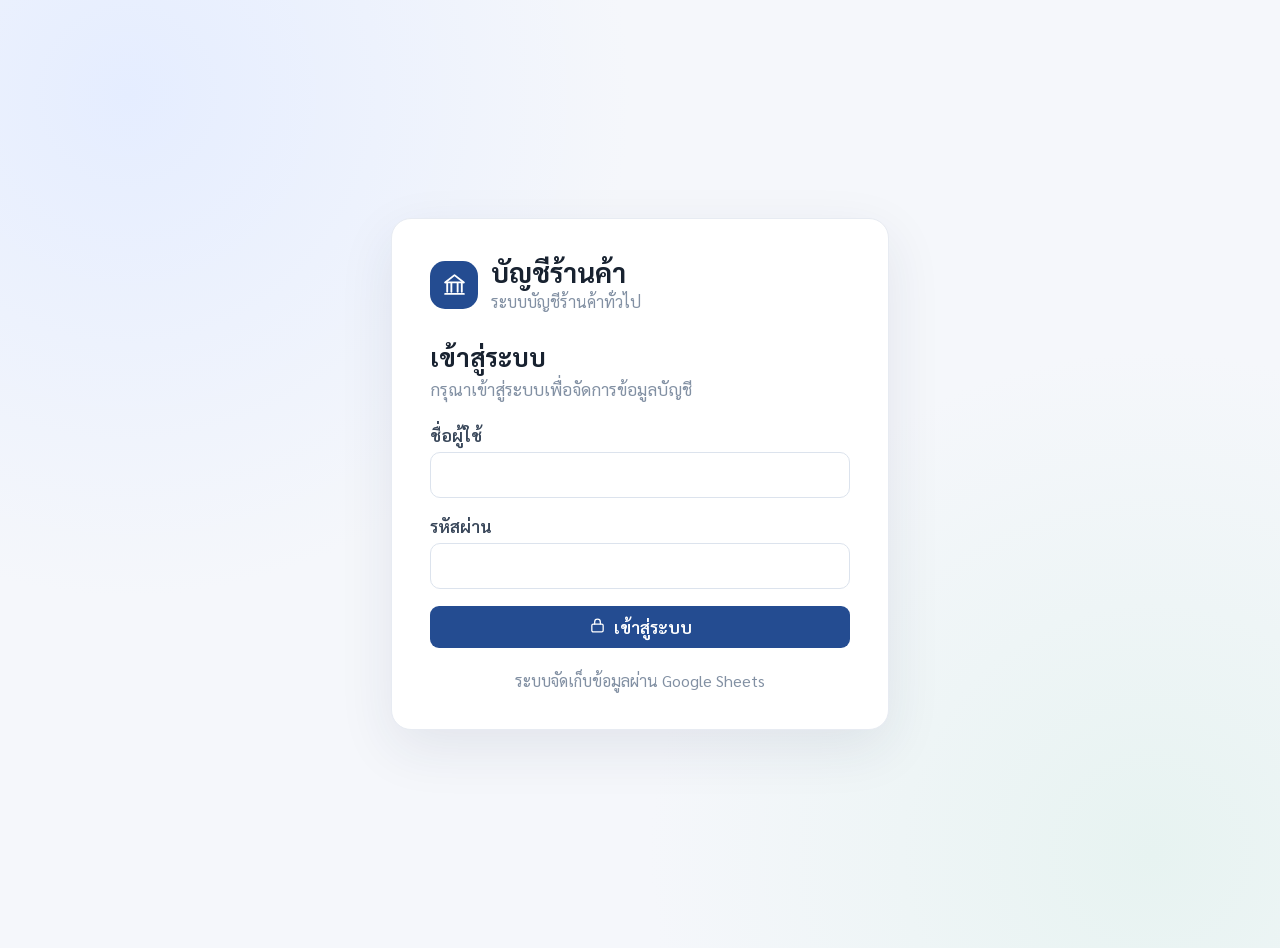
<file: index (4).html>
<!DOCTYPE html>
<html lang="th">
<head>
  <base target="_top">
  <meta charset="UTF-8">
  <meta name="viewport" content="width=device-width, initial-scale=1">

  <title>ระบบบัญชีร้านค้าทั่วไป</title>

  <link rel="preconnect" href="https://fonts.googleapis.com">
  <link rel="preconnect" href="https://fonts.gstatic.com" crossorigin>
  <link href="https://fonts.googleapis.com/css2?family=Sarabun:wght@400;500;600;700&family=Noto+Sans+Thai:wght@400;500;600;700&display=swap" rel="stylesheet">

  <style>
    * {
      font-family: 'Sarabun', 'TH Sarabun New', Tahoma, sans-serif;
    }

    body {
      margin: 0;
      background: #f5f7fb;
      color: #182230;
      font-size: 17px;
    }

    button,
    input,
    select,
    textarea {
      font: inherit;
    }

    button {
      cursor: pointer;
    }

    .hidden {
      display: none !important;
    }

    .login-screen {
      min-height: 100vh;
      display: flex;
      align-items: center;
      justify-content: center;
      padding: 24px;
      background:
        radial-gradient(circle at 10% 10%, #e5edff 0, transparent 35%),
        radial-gradient(circle at 90% 90%, #e7f3f1 0, transparent 35%),
        #f5f7fb;
    }

    .login-card {
      width: 100%;
      max-width: 420px;
      background: #fff;
      border: 1px solid #e7ebf2;
      border-radius: 20px;
      padding: 38px;
      box-shadow: 0 18px 55px rgba(28, 44, 75, .09);
    }

    .login-brand {
      display: flex;
      align-items: center;
      gap: 13px;
      margin-bottom: 28px;
    }

    .brand-icon {
      width: 48px;
      height: 48px;
      border-radius: 15px;
      background: #244c91;
      color: white;
      display: grid;
      place-items: center;
    }

    .brand-icon svg {
      width: 25px;
      height: 25px;
    }

    .login-title {
      font-size: 27px;
      font-weight: 700;
      line-height: 1.1;
    }

    .login-subtitle {
      color: #8290a3;
      font-size: 16px;
      margin-top: 5px;
    }

    .login-card h2 {
      font-size: 25px;
      margin: 0 0 5px;
    }

    .login-card .muted {
      color: #8290a3;
      margin: 0 0 24px;
    }

    .field {
      margin-bottom: 17px;
    }

    .field label {
      display: block;
      margin-bottom: 6px;
      font-weight: 600;
      color: #39475a;
    }

    .field input,
    .field select,
    .field textarea {
      width: 100%;
      box-sizing: border-box;
      border: 1px solid #dce3ed;
      background: #fff;
      border-radius: 10px;
      padding: 11px 13px;
      outline: none;
      color: #182230;
      transition: border-color .2s, box-shadow .2s;
    }

    .field input:focus,
    .field select:focus,
    .field textarea:focus {
      border-color: #4777c7;
      box-shadow: 0 0 0 3px rgba(71, 119, 199, .12);
    }

    .field textarea {
      min-height: 82px;
      resize: vertical;
    }

    .btn {
      display: inline-flex;
      align-items: center;
      justify-content: center;
      gap: 8px;
      border: 1px solid transparent;
      border-radius: 9px;
      padding: 9px 15px;
      font-size: 17px;
      font-weight: 600;
      transition: .18s ease;
      white-space: nowrap;
    }

    .btn svg {
      width: 17px;
      height: 17px;
      flex: 0 0 auto;
    }

    .btn-primary {
      background: #244c91;
      color: #fff;
    }

    .btn-primary:hover {
      background: #1d3e78;
      transform: translateY(-1px);
    }

    .btn-secondary {
      background: #fff;
      color: #34445b;
      border-color: #dce3ed;
    }

    .btn-secondary:hover {
      background: #f5f7fb;
    }

    .btn-danger {
      background: #fff1f1;
      color: #bd3d3d;
      border-color: #f5d4d4;
    }

    .btn-success {
      background: #eaf7ef;
      color: #237b4b;
      border-color: #d1eddd;
    }

    .btn-block {
      width: 100%;
    }

    .app-shell {
      display: flex;
      min-height: 100vh;
    }

    .sidebar {
      width: 252px;
      flex: 0 0 252px;
      background: #fff;
      border-right: 1px solid #e8edf4;
      display: flex;
      flex-direction: column;
      transition: transform .25s ease;
      z-index: 40;
    }

    .sidebar-brand {
      height: 76px;
      display: flex;
      align-items: center;
      padding: 0 20px;
      gap: 12px;
      border-bottom: 1px solid #edf0f5;
    }

    .sidebar-brand .brand-icon {
      width: 40px;
      height: 40px;
      border-radius: 12px;
    }

    .sidebar-brand-name {
      font-weight: 700;
      font-size: 19px;
      line-height: 1.1;
    }

    .sidebar-brand-caption {
      font-size: 14px;
      color: #8491a3;
    }

    .sidebar-nav {
      padding: 17px 12px;
      flex: 1;
      overflow-y: auto;
    }

    .nav-section {
      color: #9aa6b6;
      font-size: 14px;
      font-weight: 700;
      padding: 13px 12px 6px;
      letter-spacing: .2px;
    }

    .nav-item {
      width: 100%;
      display: flex;
      align-items: center;
      gap: 12px;
      border: 0;
      background: transparent;
      color: #5e6c80;
      padding: 10px 12px;
      border-radius: 9px;
      text-align: left;
      margin: 2px 0;
      font-size: 17px;
      transition: .18s;
    }

    .nav-item svg {
      width: 19px;
      height: 19px;
      stroke-width: 1.8;
      flex: 0 0 auto;
    }

    .nav-item:hover {
      background: #f4f7fc;
      color: #244c91;
    }

    .nav-item.active {
      background: #edf3ff;
      color: #244c91;
      font-weight: 700;
    }

    .sidebar-footer {
      padding: 15px;
      border-top: 1px solid #edf0f5;
    }

    .user-mini {
      display: flex;
      align-items: center;
      gap: 10px;
      padding: 7px;
    }

    .avatar {
      width: 36px;
      height: 36px;
      display: grid;
      place-items: center;
      border-radius: 50%;
      background: #eaf0fc;
      color: #244c91;
      font-weight: 700;
    }

    .user-mini-name {
      font-weight: 700;
      line-height: 1.1;
    }

    .user-mini-role {
      font-size: 14px;
      color: #8995a6;
    }

    .main-area {
      min-width: 0;
      flex: 1;
      display: flex;
      flex-direction: column;
    }

    .topbar {
      height: 76px;
      background: rgba(255,255,255,.95);
      border-bottom: 1px solid #e8edf4;
      display: flex;
      align-items: center;
      justify-content: space-between;
      padding: 0 28px;
      position: sticky;
      top: 0;
      z-index: 20;
      backdrop-filter: blur(10px);
    }

    .topbar-left,
    .topbar-right {
      display: flex;
      align-items: center;
      gap: 13px;
    }

    .topbar-title {
      font-size: 23px;
      font-weight: 700;
    }

    .topbar-date {
      color: #8995a6;
      font-size: 15px;
    }

    .icon-button {
      width: 38px;
      height: 38px;
      border: 1px solid #e5eaf1;
      border-radius: 9px;
      background: #fff;
      color: #617087;
      display: grid;
      place-items: center;
    }

    .icon-button svg {
      width: 18px;
      height: 18px;
    }

    .content {
      padding: 27px 30px 40px;
      width: 100%;
      max-width: 1500px;
      margin: 0 auto;
      box-sizing: border-box;
    }

    .page-heading {
      display: flex;
      justify-content: space-between;
      align-items: flex-start;
      gap: 15px;
      margin-bottom: 22px;
    }

    .page-heading h1 {
      font-size: 27px;
      margin: 0;
      line-height: 1.15;
    }

    .page-heading p {
      margin: 5px 0 0;
      color: #8793a5;
      font-size: 16px;
    }

    .page-actions {
      display: flex;
      gap: 8px;
      flex-wrap: wrap;
    }

    .stats-grid {
      display: grid;
      grid-template-columns: repeat(4, minmax(0, 1fr));
      gap: 15px;
      margin-bottom: 20px;
    }

    .stat-card {
      background: #fff;
      border: 1px solid #e8edf4;
      border-radius: 13px;
      padding: 18px;
      min-width: 0;
    }

    .stat-top {
      display: flex;
      align-items: center;
      justify-content: space-between;
      color: #7d8a9d;
      font-size: 16px;
    }

    .stat-icon {
      width: 35px;
      height: 35px;
      border-radius: 10px;
      display: grid;
      place-items: center;
      background: #edf3ff;
      color: #315fa9;
    }

    .stat-icon svg {
      width: 18px;
      height: 18px;
    }

    .stat-value {
      font-size: 29px;
      font-weight: 700;
      margin-top: 9px;
      line-height: 1.2;
      color: #1d2a3c;
      overflow-wrap: anywhere;
    }

    .stat-caption {
      color: #a0aaba;
      font-size: 14px;
      margin-top: 3px;
    }

    .dashboard-grid {
      display: grid;
      grid-template-columns: minmax(0, 1.55fr) minmax(280px, 1fr);
      gap: 18px;
    }

    .panel {
      background: #fff;
      border: 1px solid #e8edf4;
      border-radius: 13px;
      padding: 19px;
      min-width: 0;
      margin-bottom: 18px;
    }

    .panel-header {
      display: flex;
      justify-content: space-between;
      align-items: center;
      gap: 10px;
      margin-bottom: 15px;
    }

    .panel-title {
      font-size: 20px;
      font-weight: 700;
      margin: 0;
    }

    .panel-subtitle {
      color: #94a0b0;
      font-size: 14px;
    }

    .toolbar {
      display: flex;
      flex-wrap: wrap;
      align-items: center;
      gap: 9px;
      margin-bottom: 15px;
    }

    .toolbar input,
    .toolbar select {
      min-height: 39px;
      border: 1px solid #dfe5ee;
      background: #fff;
      border-radius: 9px;
      padding: 7px 11px;
      outline: none;
      color: #39475a;
    }

    .toolbar input:focus,
    .toolbar select:focus {
      border-color: #4777c7;
    }

    .toolbar .search-input {
      min-width: 210px;
      flex: 1;
    }

    .table-wrap {
      width: 100%;
      overflow-x: auto;
      border: 1px solid #edf0f5;
      border-radius: 10px;
    }

    table {
      width: 100%;
      border-collapse: collapse;
      font-size: 16px;
      white-space: nowrap;
    }

    thead {
      background: #f7f9fc;
    }

    th {
      font-weight: 700;
      color: #65748a;
      text-align: left;
      padding: 11px 13px;
      border-bottom: 1px solid #e9edf3;
    }

    td {
      padding: 10px 13px;
      border-bottom: 1px solid #f0f2f6;
      color: #3d4b5e;
    }

    tbody tr:hover {
      background: #fafbfd;
    }

    tbody tr:last-child td {
      border-bottom: 0;
    }

    .text-right {
      text-align: right;
    }

    .text-center {
      text-align: center;
    }

    .muted {
      color: #8995a6;
    }

    .badge {
      display: inline-flex;
      align-items: center;
      border-radius: 20px;
      padding: 3px 10px;
      font-size: 14px;
      font-weight: 600;
      background: #f0f3f8;
      color: #69778b;
    }

    .badge-success {
      background: #e9f7ef;
      color: #277a4c;
    }

    .badge-danger {
      background: #fff0f0;
      color: #b93b3b;
    }

    .badge-warning {
      background: #fff5df;
      color: #9c6c12;
    }

    .badge-info {
      background: #edf3ff;
      color: #315fa9;
    }

    .table-actions {
      display: flex;
      gap: 5px;
      justify-content: flex-end;
    }

    .table-action {
      width: 31px;
      height: 31px;
      display: grid;
      place-items: center;
      background: transparent;
      border: 1px solid transparent;
      border-radius: 7px;
      color: #738197;
    }

    .table-action:hover {
      background: #f0f4fa;
      color: #244c91;
    }

    .table-action.danger:hover {
      color: #b93b3b;
      background: #fff0f0;
    }

    .table-action svg {
      width: 16px;
      height: 16px;
    }

    .empty-state {
      text-align: center;
      padding: 42px 15px;
      color: #9aa6b6;
    }

    .empty-state svg {
      width: 34px;
      height: 34px;
      margin-bottom: 8px;
      stroke-width: 1.5;
    }

    .empty-state-title {
      color: #637187;
      font-size: 18px;
      font-weight: 700;
    }

    .empty-state p {
      margin: 3px 0 0;
      font-size: 15px;
    }

    .pagination {
      display: flex;
      align-items: center;
      justify-content: space-between;
      gap: 10px;
      padding-top: 13px;
      color: #8793a5;
      font-size: 15px;
    }

    .pagination-actions {
      display: flex;
      gap: 6px;
    }

    .pagination-actions button {
      border: 1px solid #e1e7ef;
      background: #fff;
      border-radius: 7px;
      padding: 5px 10px;
      color: #5e6c80;
    }

    .modal-backdrop {
      position: fixed;
      inset: 0;
      z-index: 100;
      background: rgba(20, 31, 48, .42);
      backdrop-filter: blur(3px);
      display: flex;
      align-items: center;
      justify-content: center;
      padding: 18px;
      animation: fadeIn .16s ease;
    }

    .modal {
      width: 100%;
      max-width: 650px;
      max-height: calc(100vh - 36px);
      overflow: auto;
      background: #fff;
      border-radius: 16px;
      box-shadow: 0 24px 80px rgba(14, 28, 51, .2);
      animation: modalIn .2s ease;
    }

    .modal-large {
      max-width: 900px;
    }

    .modal-header {
      display: flex;
      align-items: center;
      justify-content: space-between;
      padding: 19px 23px;
      border-bottom: 1px solid #edf0f5;
      position: sticky;
      top: 0;
      background: #fff;
      z-index: 2;
    }

    .modal-header h2 {
      margin: 0;
      font-size: 22px;
    }

    .modal-body {
      padding: 22px 23px;
    }

    .modal-footer {
      padding: 15px 23px;
      border-top: 1px solid #edf0f5;
      display: flex;
      justify-content: flex-end;
      gap: 9px;
      position: sticky;
      bottom: 0;
      background: #fff;
    }

    .form-grid {
      display: grid;
      grid-template-columns: repeat(2, minmax(0, 1fr));
      gap: 0 15px;
    }

    .form-grid .field.full {
      grid-column: 1 / -1;
    }

    .toast-container {
      position: fixed;
      right: 22px;
      top: 20px;
      z-index: 200;
      display: flex;
      flex-direction: column;
      gap: 9px;
      width: min(360px, calc(100vw - 40px));
    }

    .toast {
      background: #fff;
      border: 1px solid #e8edf4;
      border-left: 4px solid #4777c7;
      border-radius: 10px;
      padding: 13px 15px;
      box-shadow: 0 10px 35px rgba(25, 42, 70, .12);
      display: flex;
      gap: 10px;
      align-items: flex-start;
      animation: toastIn .2s ease;
    }

    .toast.success {
      border-left-color: #27945a;
    }

    .toast.error {
      border-left-color: #d34b4b;
    }

    .toast.warning {
      border-left-color: #d99a24;
    }

    .toast-icon svg {
      width: 19px;
      height: 19px;
    }

    .toast-message {
      color: #39475a;
      line-height: 1.3;
    }

    .loading-overlay {
      position: fixed;
      inset: 0;
      z-index: 150;
      display: flex;
      align-items: center;
      justify-content: center;
      background: rgba(247, 249, 252, .75);
      backdrop-filter: blur(2px);
    }

    .loading-card {
      display: flex;
      align-items: center;
      gap: 12px;
      background: #fff;
      border: 1px solid #e8edf4;
      border-radius: 12px;
      padding: 16px 21px;
      box-shadow: 0 10px 30px rgba(25, 42, 70, .08);
      color: #526176;
    }

    .spinner {
      width: 21px;
      height: 21px;
      border: 2px solid #dbe5f4;
      border-top-color: #315fa9;
      border-radius: 50%;
      animation: spin .7s linear infinite;
    }

    .notice {
      border: 1px solid #e3eaf6;
      background: #f4f7fc;
      color: #536b8d;
      border-radius: 10px;
      padding: 12px 14px;
      margin-bottom: 16px;
      font-size: 16px;
    }

    .notice.warning {
      border-color: #f1e2bd;
      background: #fff9e9;
      color: #8a681d;
    }

    .notice.error {
      border-color: #f1d4d4;
      background: #fff4f4;
      color: #a43c3c;
    }

    .summary-row {
      display: flex;
      align-items: center;
      justify-content: space-between;
      gap: 12px;
      border-bottom: 1px solid #edf0f5;
      padding: 11px 0;
    }

    .summary-row:last-child {
      border-bottom: 0;
    }

    .summary-label {
      color: #7b899c;
    }

    .summary-value {
      font-weight: 700;
      color: #25364d;
    }

    .report-total {
      background: #f7f9fc;
      font-weight: 700;
    }

    .journal-line {
      display: grid;
      grid-template-columns: 1.1fr 1fr .75fr .75fr 36px;
      gap: 7px;
      margin-bottom: 8px;
      align-items: center;
    }

    .journal-line input,
    .journal-line select {
      width: 100%;
      min-width: 0;
      box-sizing: border-box;
      padding: 8px;
      border: 1px solid #dce3ed;
      border-radius: 8px;
      outline: none;
    }

    .journal-total {
      display: flex;
      justify-content: flex-end;
      gap: 22px;
      padding: 12px 0;
      border-top: 1px solid #e9edf3;
      font-weight: 700;
    }

    .settings-section {
      max-width: 750px;
    }

    .settings-section h3 {
      font-size: 20px;
      margin: 0 0 16px;
    }

    .mobile-overlay {
      display: none;
    }

    @keyframes spin {
      to { transform: rotate(360deg); }
    }

    @keyframes fadeIn {
      from { opacity: 0; }
      to { opacity: 1; }
    }

    @keyframes modalIn {
      from { opacity: 0; transform: translateY(9px) scale(.99); }
      to { opacity: 1; transform: translateY(0) scale(1); }
    }

    @keyframes toastIn {
      from { opacity: 0; transform: translateX(12px); }
      to { opacity: 1; transform: translateX(0); }
    }

    @media (max-width: 1100px) {
      .stats-grid {
        grid-template-columns: repeat(2, minmax(0, 1fr));
      }

      .dashboard-grid {
        grid-template-columns: 1fr;
      }
    }

    @media (max-width: 760px) {
      .sidebar {
        position: fixed;
        inset: 0 auto 0 0;
        transform: translateX(-100%);
        box-shadow: 12px 0 35px rgba(20, 31, 48, .12);
      }

      .sidebar.open {
        transform: translateX(0);
      }

      .mobile-overlay.show {
        display: block;
        position: fixed;
        inset: 0;
        z-index: 30;
        background: rgba(20, 31, 48, .35);
      }

      .topbar {
        height: 64px;
        padding: 0 14px;
      }

      .content {
        padding: 20px 14px 30px;
      }

      .topbar-title {
        font-size: 20px;
      }

      .topbar-date {
        display: none;
      }

      .page-heading {
        flex-direction: column;
      }

      .stats-grid {
        gap: 10px;
      }

      .stat-card {
        padding: 13px;
      }

      .stat-value {
        font-size: 24px;
      }

      .form-grid {
        grid-template-columns: 1fr;
      }

      .form-grid .field.full {
        grid-column: auto;
      }

      .modal-backdrop {
        padding: 8px;
        align-items: flex-end;
      }

      .modal {
        max-height: 92vh;
        border-radius: 16px 16px 10px 10px;
      }

      .journal-line {
        grid-template-columns: 1fr 1fr;
        padding: 10px;
        border: 1px solid #edf0f5;
        border-radius: 9px;
      }

      .journal-line button {
        grid-column: 2;
        justify-self: end;
      }
    }

    @media (max-width: 420px) {
      .stats-grid {
        grid-template-columns: 1fr 1fr;
      }

      .stat-value {
        font-size: 21px;
      }

      .login-card {
        padding: 25px;
      }

      .page-actions {
        width: 100%;
      }

      .page-actions .btn {
        flex: 1;
      }
    }

    @media print {
      .sidebar,
      .topbar,
      .page-actions,
      .toolbar,
      .table-actions,
      .pagination,
      .no-print {
        display: none !important;
      }

      body,
      .main-area,
      .content {
        background: #fff !important;
        padding: 0 !important;
      }

      .panel,
      .stat-card {
        border: 0 !important;
        box-shadow: none !important;
      }

      table {
        white-space: normal;
      }

      body,
      table,
      th,
      td {
        font-family: 'Sarabun', 'TH Sarabun New', Tahoma, sans-serif !important;
      }
    }
  </style>

  <?!= include('style'); ?>
</head>

<body>

  <div id="toastContainer" class="toast-container"></div>

  <div id="loadingOverlay" class="loading-overlay hidden">
    <div class="loading-card">
      <div class="spinner"></div>
      <span id="loadingText">กำลังดำเนินการ...</span>
    </div>
  </div>

  <section id="loginScreen" class="login-screen">
    <div class="login-card">

      <div class="login-brand">
        <div class="brand-icon" id="loginBrandIcon"></div>
        <div>
          <div class="login-title">บัญชีร้านค้า</div>
          <div class="login-subtitle">ระบบบัญชีร้านค้าทั่วไป</div>
        </div>
      </div>

      <h2>เข้าสู่ระบบ</h2>
      <p class="muted">กรุณาเข้าสู่ระบบเพื่อจัดการข้อมูลบัญชี</p>

      <form id="loginForm">
        <div class="field">
          <label for="loginUsername">ชื่อผู้ใช้</label>
          <input id="loginUsername" name="username"
                 autocomplete="username" required>
        </div>

        <div class="field">
          <label for="loginPassword">รหัสผ่าน</label>
          <input id="loginPassword" name="password"
                 type="password" autocomplete="current-password" required>
        </div>

        <button class="btn btn-primary btn-block" type="submit">
          <span id="loginButtonIcon"></span>
          เข้าสู่ระบบ
        </button>
      </form>

      <div class="login-subtitle" style="margin-top:22px;text-align:center">
        ระบบจัดเก็บข้อมูลผ่าน Google Sheets
      </div>
    </div>
  </section>

  <div id="appShell" class="app-shell hidden">

    <div id="mobileOverlay" class="mobile-overlay"
         onclick="toggleSidebar(false)"></div>

    <aside id="sidebar" class="sidebar">

      <div class="sidebar-brand">
        <div class="brand-icon" id="sidebarBrandIcon"></div>
        <div>
          <div class="sidebar-brand-name">บัญชีร้านค้า</div>
          <div class="sidebar-brand-caption">ระบบจัดการภายใน</div>
        </div>
      </div>

      <nav class="sidebar-nav">

        <div class="nav-section">ภาพรวม</div>

        <button class="nav-item active" data-page="dashboard">
          <span data-icon="dashboard"></span>
          <span>แดชบอร์ด</span>
        </button>

        <div class="nav-section">ข้อมูลหลัก</div>

        <button class="nav-item" data-page="products">
          <span data-icon="package"></span>
          <span>สินค้าและคลังสินค้า</span>
        </button>

        <button class="nav-item" data-page="customers">
          <span data-icon="users"></span>
          <span>ข้อมูลลูกค้า</span>
        </button>

        <button class="nav-item" data-page="suppliers">
          <span data-icon="truck"></span>
          <span>ข้อมูลผู้จำหน่าย</span>
        </button>

        <div class="nav-section">การเงิน</div>

        <button class="nav-item" data-page="transactions">
          <span data-icon="arrow-left-right"></span>
          <span>รายรับ - รายจ่าย</span>
        </button>

        <button class="nav-item" data-page="receipts">
          <span data-icon="receipt"></span>
          <span>บันทึกรับเงิน</span>
        </button>

        <button class="nav-item" data-page="payments">
          <span data-icon="wallet"></span>
          <span>บันทึกจ่ายเงิน</span>
        </button>

        <button class="nav-item" data-page="journals">
          <span data-icon="book-open"></span>
          <span>สมุดรายวัน</span>
        </button>

        <div class="nav-section">รายงาน</div>

        <button class="nav-item" data-page="reports">
          <span data-icon="chart"></span>
          <span>รายงานทางบัญชี</span>
        </button>

        <div class="nav-section admin-only">ระบบ</div>

        <button class="nav-item admin-only" data-page="users">
          <span data-icon="user-cog"></span>
          <span>จัดการผู้ใช้งาน</span>
        </button>

        <button class="nav-item admin-only" data-page="audit">
          <span data-icon="history"></span>
          <span>ประวัติการใช้งาน</span>
        </button>

        <button class="nav-item admin-only" data-page="settings">
          <span data-icon="settings"></span>
          <span>ตั้งค่าระบบ</span>
        </button>

      </nav>

      <div class="sidebar-footer">
        <div class="user-mini">
          <div class="avatar" id="userAvatar">U</div>
          <div>
            <div class="user-mini-name" id="sidebarUserName">ผู้ใช้งาน</div>
            <div class="user-mini-role" id="sidebarUserRole">ผู้ใช้งาน</div>
          </div>
        </div>

        <button class="btn btn-secondary btn-block"
                style="margin-top:9px"
                onclick="openPasswordModal()">
          <span data-icon="key"></span>
          เปลี่ยนรหัสผ่าน
        </button>

        <button class="btn btn-secondary btn-block"
                style="margin-top:7px"
                onclick="logout()">
          <span data-icon="log-out"></span>
          ออกจากระบบ
        </button>
      </div>

    </aside>

    <main class="main-area">

      <header class="topbar">
        <div class="topbar-left">
          <button class="icon-button" onclick="toggleSidebar()"
                  aria-label="เปิดเมนู">
            <span data-icon="menu"></span>
          </button>
          <div>
            <div class="topbar-title" id="topbarTitle">แดชบอร์ด</div>
            <div class="topbar-date" id="topbarDate"></div>
          </div>
        </div>

        <div class="topbar-right">
          <button class="icon-button" onclick="refreshCurrentPage()"
                  title="รีเฟรชข้อมูล">
            <span data-icon="refresh"></span>
          </button>
        </div>
      </header>

      <section id="pageContent" class="content"></section>

    </main>
  </div>

  <div id="modalRoot"></div>

  <script>
    'use strict';

    const AppState = {
      token: null,
      user: null,
      settings: {},
      accounts: [],
      currentPage: 'dashboard',
      pageData: [],
      page: 1,
      pageSize: 100,
      search: '',
      report: null,
      loading: false
    };

    const PAGE_TITLES = {
      dashboard: 'แดชบอร์ด',
      products: 'สินค้าและคลังสินค้า',
      customers: 'ข้อมูลลูกค้า',
      suppliers: 'ข้อมูลผู้จำหน่าย',
      transactions: 'รายรับ - รายจ่าย',
      receipts: 'บันทึกรับเงิน',
      payments: 'บันทึกจ่ายเงิน',
      journals: 'สมุดรายวัน',
      reports: 'รายงานทางบัญชี',
      users: 'จัดการผู้ใช้งาน',
      audit: 'ประวัติการใช้งาน',
      settings: 'ตั้งค่าระบบ'
    };

    const ICONS = {
      dashboard: '<rect x="3" y="3" width="7" height="7" rx="1.5"/><rect x="14" y="3" width="7" height="7" rx="1.5"/><rect x="14" y="14" width="7" height="7" rx="1.5"/><rect x="3" y="14" width="7" height="7" rx="1.5"/>',
      package: '<path d="m12 3 9 5-9 5-9-5 9-5Z"/><path d="M3 8v8l9 5 9-5V8"/><path d="M12 13v8"/>',
      users: '<path d="M16 21v-2a4 4 0 0 0-4-4H6a4 4 0 0 0-4 4v2"/><circle cx="9" cy="7" r="4"/><path d="M22 21v-2a4 4 0 0 0-3-3.87"/><path d="M16 3.13a4 4 0 0 1 0 7.75"/>',
      truck: '<path d="M3 6h12v12H3z"/><path d="M15 10h4l3 3v5h-7z"/><circle cx="7.5" cy="19" r="1.5"/><circle cx="18.5" cy="19" r="1.5"/>',
      'arrow-left-right': '<path d="M17 3l4 4-4 4"/><path d="M3 7h18"/><path d="M7 21l-4-4 4-4"/><path d="M21 17H3"/>',
      receipt: '<path d="M4 3h16v18l-4-2-4 2-4-2-4 2V3Z"/><path d="M8 8h8M8 12h8M8 16h4"/>',
      wallet: '<rect x="3" y="5" width="18" height="15" rx="2"/><path d="M3 8h18"/><path d="M16 14h2"/>',
      'book-open': '<path d="M12 7v14"/><path d="M3 18V5a2 2 0 0 1 2-2h4a3 3 0 0 1 3 3 3 3 0 0 1 3-3h4a2 2 0 0 1 2 2v13"/><path d="M3 18h6a3 3 0 0 1 3 3 3 3 0 0 1 3-3h6"/>',
      chart: '<path d="M3 3v18h18"/><path d="m19 9-5 5-4-4-5 5"/><path d="M19 9h-5V4"/>',
      'user-cog': '<circle cx="9" cy="8" r="4"/><path d="M3 21v-2a6 6 0 0 1 12 0v2"/><path d="M19 8v4M17 10h4"/><path d="m18 16 1 1 2-2"/>',
      history: '<path d="M3 12a9 9 0 1 0 3-6.7L3 8"/><path d="M3 3v5h5"/><path d="M12 7v5l3 2"/>',
      settings: '<circle cx="12" cy="12" r="3"/><path d="m19.4 15 .1.1 1.4 1.1-1.4 2.4-1.7-.6a8 8 0 0 1-1.5.9l-.3 1.8h-2.8l-.3-1.8a8 8 0 0 1-1.5-.9l-1.7.6-1.4-2.4 1.4-1.1a7 7 0 0 1 0-1.8l-1.4-1.1 1.4-2.4 1.7.6a8 8 0 0 1 1.5-.9l.3-1.8h2.8l.3 1.8a8 8 0 0 1 1.5.9l1.7-.6 1.4 2.4-1.4 1.1a7 7 0 0 1 0 1.7Z"/>',
      key: '<circle cx="8" cy="15" r="4"/><path d="m11 12 9-9 2 2-3 3 2 2-3 3-2-2-3 3"/>',
      'log-out': '<path d="M10 17l5-5-5-5"/><path d="M15 12H3"/><path d="M12 3h7a2 2 0 0 1 2 2v14a2 2 0 0 1-2 2h-7"/>',
      menu: '<path d="M4 6h16M4 12h16M4 18h16"/>',
      refresh: '<path d="M20 7v5h-5"/><path d="M4 17v-5h5"/><path d="M5.6 9a7 7 0 0 1 11.6-2L20 12"/><path d="M18.4 15a7 7 0 0 1-11.6 2L4 12"/>',
      plus: '<path d="M12 5v14M5 12h14"/>',
      search: '<circle cx="11" cy="11" r="7"/><path d="m20 20-4-4"/>',
      edit: '<path d="M12 20h9"/><path d="M16.5 3.5a2.1 2.1 0 0 1 3 3L8 18l-4 1 1-4Z"/>',
      trash: '<path d="M3 6h18M8 6V4h8v2m3 0-1 15H6L5 6"/><path d="M10 11v6M14 11v6"/>',
      printer: '<path d="M6 9V3h12v6"/><path d="M6 18H4a2 2 0 0 1-2-2v-5a2 2 0 0 1 2-2h16a2 2 0 0 1 2 2v5a2 2 0 0 1-2 2h-2"/><path d="M6 14h12v7H6z"/>',
      close: '<path d="m18 6-12 12M6 6l12 12"/>',
      check: '<path d="m5 12 4 4L19 6"/>',
      alert: '<path d="M10.3 3.9 2.6 17.2A2 2 0 0 0 4.3 20h15.4a2 2 0 0 0 1.7-2.8L13.7 3.9a2 2 0 0 0-3.4 0Z"/><path d="M12 9v4M12 17h.01"/>',
      file: '<path d="M14 2H6a2 2 0 0 0-2 2v16a2 2 0 0 0 2 2h12a2 2 0 0 0 2-2V8Z"/><path d="M14 2v6h6M8 13h8M8 17h8"/>',
      calendar: '<rect x="3" y="5" width="18" height="16" rx="2"/><path d="M16 3v4M8 3v4M3 10h18"/>',
      bank: '<path d="m3 10 9-7 9 7"/><path d="M4 10h16M5 10v9M9 10v9M15 10v9M19 10v9M3 21h18"/>',
      box: '<path d="m12 3 9 5-9 5-9-5 9-5Z"/><path d="M3 8v8l9 5 9-5V8"/>',
      eye: '<path d="M2 12s3.5-7 10-7 10 7 10 7-3.5 7-10 7S2 12 2 12Z"/><circle cx="12" cy="12" r="3"/>',
      download: '<path d="M21 15v4a2 2 0 0 1-2 2H5a2 2 0 0 1-2-2v-4"/><path d="m7 10 5 5 5-5M12 15V3"/>',
      minus: '<path d="M5 12h14"/>',
      lock: '<rect x="4" y="10" width="16" height="11" rx="2"/><path d="M8 10V7a4 4 0 0 1 8 0v3"/>'
    };

    function icon(name, size = 20) {
      const content = ICONS[name] || ICONS.file;

      return `
        <svg width="${size}" height="${size}" viewBox="0 0 24 24"
             fill="none" stroke="currentColor" stroke-width="1.8"
             stroke-linecap="round" stroke-linejoin="round"
             aria-hidden="true">
          ${content}
        </svg>`;
    }

    function applyIcons() {
      document.querySelectorAll('[data-icon]').forEach(function(el) {
        el.innerHTML = icon(el.getAttribute('data-icon'));
      });

      document.getElementById('loginBrandIcon').innerHTML = icon('bank', 25);
      document.getElementById('sidebarBrandIcon').innerHTML = icon('bank', 23);
      document.getElementById('loginButtonIcon').innerHTML = icon('lock', 17);
    }

    function escapeHtml(value) {
      return String(value == null ? '' : value)
        .replace(/&/g, '&amp;')
        .replace(/</g, '&lt;')
        .replace(/>/g, '&gt;')
        .replace(/"/g, '&quot;')
        .replace(/'/g, '&#039;');
    }

    function money(value) {
      return Number(value || 0).toLocaleString('th-TH', {
        minimumFractionDigits: 2,
        maximumFractionDigits: 2
      });
    }

    function dateText(value) {
      if (!value) return '-';

      const d = new Date(value);

      if (isNaN(d.getTime())) {
        return escapeHtml(value);
      }

      return d.toLocaleDateString('th-TH', {
        day: '2-digit',
        month: 'short',
        year: 'numeric'
      });
    }

    function todayInput() {
      const d = new Date();
      const y = d.getFullYear();
      const m = String(d.getMonth() + 1).padStart(2, '0');
      const day = String(d.getDate()).padStart(2, '0');
      return `${y}-${m}-${day}`;
    }

    function firstDayInput() {
      const d = new Date();
      return `${d.getFullYear()}-${String(d.getMonth() + 1).padStart(2, '0')}-01`;
    }

    function showLoading(message = 'กำลังดำเนินการ...') {
      AppState.loading = true;
      document.getElementById('loadingText').textContent = message;
      document.getElementById('loadingOverlay').classList.remove('hidden');
    }

    function hideLoading() {
      AppState.loading = false;
      document.getElementById('loadingOverlay').classList.add('hidden');
    }

    function toast(message, type = 'success') {
      const root = document.getElementById('toastContainer');
      const el = document.createElement('div');
      el.className = `toast ${type}`;

      const iconName = type === 'error' ? 'alert' :
        type === 'warning' ? 'alert' : 'check';

      el.innerHTML = `
        <div class="toast-icon">${icon(iconName, 19)}</div>
        <div class="toast-message">${escapeHtml(message)}</div>
      `;

      root.appendChild(el);

      setTimeout(function() {
        el.style.opacity = '0';
        el.style.transform = 'translateX(10px)';
        setTimeout(() => el.remove(), 250);
      }, 3500);
    }

    function rpc(functionName, ...args) {
      return new Promise(function(resolve, reject) {
        if (!google || !google.script || !google.script.run) {
          reject(new Error('ไม่พบการเชื่อมต่อ Google Apps Script'));
          return;
        }

        google.script.run
          .withSuccessHandler(resolve)
          .withFailureHandler(function(error) {
            reject(new Error(error && error.message
              ? error.message
              : 'เกิดข้อผิดพลาดในการเชื่อมต่อ'));
          })[functionName](...args);
      });
    }

    async function callApi(functionName, ...args) {
      showLoading();

      try {
        const result = await rpc(functionName, ...args);

        if (result && result.success === false) {
          throw new Error(result.message || 'ไม่สามารถดำเนินการได้');
        }

        return result;
      } finally {
        hideLoading();
      }
    }

    async function login(event) {
      event.preventDefault();

      const username = document.getElementById('loginUsername').value.trim();
      const password = document.getElementById('loginPassword').value;

      try {
        showLoading('กำลังตรวจสอบข้อมูลเข้าสู่ระบบ...');

        const result = await rpc('apiLogin', username, password);

        hideLoading();

        if (!result || !result.success) {
          toast(result && result.message
            ? result.message
            : 'เข้าสู่ระบบไม่สำเร็จ', 'error');
          return;
        }

        AppState.token = result.token;
        AppState.user = result.user;

        await initializeApp();

      } catch (error) {
        hideLoading();
        toast(error.message, 'error');
      }
    }

    async function initializeApp() {
      try {
        showLoading('กำลังโหลดข้อมูลระบบ...');

        const result = await rpc('apiGetBootstrap', AppState.token);

        AppState.settings = result.settings || {};
        AppState.accounts = result.accounts || [];

        document.getElementById('loginScreen').classList.add('hidden');
        document.getElementById('appShell').classList.remove('hidden');

        document.getElementById('sidebarUserName').textContent =
          AppState.user.name || AppState.user.username;

        document.getElementById('sidebarUserRole').textContent =
          roleText(AppState.user.role);

        document.getElementById('userAvatar').textContent =
          (AppState.user.name || 'U').substring(0, 1);

        if (AppState.user.role !== 'Admin') {
          document.querySelectorAll('.admin-only').forEach(function(el) {
            el.classList.add('hidden');
          });
        }

        document.getElementById('topbarDate').textContent =
          new Date().toLocaleDateString('th-TH', {
            weekday: 'long',
            day: 'numeric',
            month: 'long',
            year: 'numeric'
          });

        await navigate('dashboard');

      } catch (error) {
        toast(error.message, 'error');
        document.getElementById('loginScreen').classList.remove('hidden');
        document.getElementById('appShell').classList.add('hidden');
      } finally {
        hideLoading();
      }
    }

    function roleText(role) {
      return {
        Admin: 'ผู้ดูแลระบบ',
        Staff: 'เจ้าหน้าที่',
        Viewer: 'ผู้ดูข้อมูล'
      }[role] || role || 'ผู้ใช้งาน';
    }

    async function logout() {
      const confirmed = await confirmDialog(
        'ออกจากระบบ',
        'คุณต้องการออกจากระบบใช่หรือไม่'
      );

      if (!confirmed) return;

      try {
        if (AppState.token) {
          await rpc('apiLogout', AppState.token);
        }
      } catch (e) {
        // ล้างสถานะฝั่งหน้าเว็บต่อ แม้คำขอออกจากระบบล้มเหลว
      }

      AppState.token = null;
      AppState.user = null;
      AppState.settings = {};
      AppState.accounts = [];

      document.getElementById('appShell').classList.add('hidden');
      document.getElementById('loginScreen').classList.remove('hidden');
      document.getElementById('loginPassword').value = '';
    }

    function toggleSidebar(force) {
      const sidebar = document.getElementById('sidebar');
      const overlay = document.getElementById('mobileOverlay');

      const open = typeof force === 'boolean'
        ? force
        : !sidebar.classList.contains('open');

      sidebar.classList.toggle('open', open);
      overlay.classList.toggle('show', open);
    }

    async function navigate(page) {
      if (!PAGE_TITLES[page]) return;

      AppState.currentPage = page;
      AppState.page = 1;
      AppState.search = '';

      document.querySelectorAll('.nav-item').forEach(function(button) {
        button.classList.toggle(
          'active',
          button.dataset.page === page
        );
      });

      document.getElementById('topbarTitle').textContent =
        PAGE_TITLES[page];

      toggleSidebar(false);

      await renderPage(page);
    }

    async function refreshCurrentPage() {
      await renderPage(AppState.currentPage);
      toast('โหลดข้อมูลล่าสุดแล้ว');
    }

    async function renderPage(page) {
      const root = document.getElementById('pageContent');

      root.innerHTML = `
        <div class="panel">
          <div class="loading-card">
            <div class="spinner"></div>
            กำลังโหลดข้อมูล...
          </div>
        </div>
      `;

      try {
        switch (page) {
          case 'dashboard':
            await renderDashboard();
            break;
          case 'products':
            await renderEntityPage('Products');
            break;
          case 'customers':
            await renderEntityPage('Customers');
            break;
          case 'suppliers':
            await renderEntityPage('Suppliers');
            break;
          case 'transactions':
            await renderEntityPage('Transactions');
            break;
          case 'receipts':
            await renderEntityPage('Receipts');
            break;
          case 'payments':
            await renderEntityPage('Payments');
            break;
          case 'journals':
            await renderJournals();
            break;
          case 'reports':
            renderReports();
            break;
          case 'users':
            await renderUsers();
            break;
          case 'audit':
            await renderAudit();
            break;
          case 'settings':
            renderSettings();
            break;
        }
      } catch (error) {
        root.innerHTML = `
          <div class="notice error">
            ${icon('alert', 18)}
            ${escapeHtml(error.message)}
          </div>
        `;
        toast(error.message, 'error');
      }
    }

    function pageHeading(title, subtitle, action = '') {
      return `
        <div class="page-heading">
          <div>
            <h1>${title}</h1>
            <p>${subtitle}</p>
          </div>
          <div class="page-actions">${action}</div>
        </div>
      `;
    }

    function statCard(label, value, iconName, caption = '') {
      return `
        <div class="stat-card">
          <div class="stat-top">
            <span>${label}</span>
            <span class="stat-icon">${icon(iconName, 18)}</span>
          </div>
          <div class="stat-value">${value}</div>
          <div class="stat-caption">${caption}</div>
        </div>
      `;
    }

    async function renderDashboard() {
      const data = await callApi('apiGetDashboard', AppState.token, {
        startDate: firstDayInput(),
        endDate: todayInput()
      });

      const s = data.summary || {};

      document.getElementById('pageContent').innerHTML = `
        ${pageHeading(
          'ภาพรวมกิจการ',
          'สรุปข้อมูลจากรายการที่บันทึกในระบบ'
        )}

        <div class="stats-grid">
          ${statCard('รายรับในช่วงที่เลือก', money(s.income) + ' บาท', 'chart', 'จากรายการรายรับ')}
          ${statCard('รายจ่ายในช่วงที่เลือก', money(s.expense) + ' บาท', 'wallet', 'จากรายการรายจ่าย')}
          ${statCard('รายรับสุทธิ', money(s.net) + ' บาท', 'bank', 'รายรับหักรายจ่าย')}
          ${statCard('มูลค่าสินค้าคงเหลือ', money(s.stockValue) + ' บาท', 'package', 'คำนวณจากต้นทุนสินค้า')}
          ${statCard('จำนวนสินค้า', Number(s.productCount || 0).toLocaleString('th-TH'), 'box', 'รายการสินค้าที่ใช้งาน')}
          ${statCard('สินค้าใกล้หมด', Number(s.lowStockCount || 0).toLocaleString('th-TH'), 'alert', 'ตามจุดแจ้งเตือนที่กำหนด')}
          ${statCard('ลูกค้า', Number(s.customerCount || 0).toLocaleString('th-TH'), 'users', 'ข้อมูลลูกค้าที่ใช้งาน')}
          ${statCard('ผู้จำหน่าย', Number(s.supplierCount || 0).toLocaleString('th-TH'), 'truck', 'ข้อมูลผู้จำหน่ายที่ใช้งาน')}
        </div>

        <div class="dashboard-grid">
          <div class="panel">
            <div class="panel-header">
              <div>
                <div class="panel-title">รายการล่าสุด</div>
                <div class="panel-subtitle">รายการรายรับและรายจ่ายที่บันทึกไว้</div>
              </div>
              <button class="btn btn-secondary"
                      onclick="navigate('transactions')">ดูทั้งหมด</button>
            </div>
            ${renderTransactionTable(data.recentTransactions || [])}
          </div>

          <div class="panel">
            <div class="panel-header">
              <div>
                <div class="panel-title">สินค้าใกล้หมด</div>
                <div class="panel-subtitle">ตรวจสอบจำนวนสินค้าคงเหลือ</div>
              </div>
            </div>
            ${renderLowStock(data.lowStockProducts || [])}
          </div>
        </div>
      `;
    }

    function renderTransactionTable(rows) {
      if (!rows.length) {
        return emptyState('ยังไม่มีรายการรายรับรายจ่าย');
      }

      return `
        <div class="table-wrap">
          <table>
            <thead>
              <tr>
                <th>วันที่</th>
                <th>ประเภท</th>
                <th>รายละเอียด</th>
                <th class="text-right">จำนวนเงิน</th>
              </tr>
            </thead>
            <tbody>
              ${rows.map(function(r) {
                return `
                  <tr>
                    <td>${dateText(r.date)}</td>
                    <td>
                      <span class="badge ${r.type === 'Income' ? 'badge-success' : 'badge-warning'}">
                        ${r.type === 'Income' ? 'รายรับ' : 'รายจ่าย'}
                      </span>
                    </td>
                    <td>${escapeHtml(r.description || '-')}</td>
                    <td class="text-right">${money(r.amount)}</td>
                  </tr>
                `;
              }).join('')}
            </tbody>
          </table>
        </div>
      `;
    }

    function renderLowStock(rows) {
      if (!rows.length) {
        return emptyState('ไม่มีสินค้าใกล้หมด');
      }

      return `
        <div>
          ${rows.map(function(p) {
            return `
              <div class="summary-row">
                <div>
                  <div style="font-weight:700">${escapeHtml(p.name)}</div>
                  <div class="muted">${escapeHtml(p.code || '')}</div>
                </div>
                <div style="text-align:right">
                  <div class="summary-value">${Number(p.quantity || 0)} ${escapeHtml(p.unit || '')}</div>
                  <span class="badge badge-warning">ใกล้หมด</span>
                </div>
              </div>
            `;
          }).join('')}
        </div>
      `;
    }

    function emptyState(message, detail = 'ข้อมูลจะแสดงเมื่อมีรายการบันทึก') {
      return `
        <div class="empty-state">
          ${icon('file', 34)}
          <div class="empty-state-title">${escapeHtml(message)}</div>
          <p>${escapeHtml(detail)}</p>
        </div>
      `;
    }

    const ENTITY_CONFIG = {
      Products: {
        title: 'สินค้า',
        description: 'จัดการสินค้า ราคา และจำนวนคงเหลือ',
        fields: [
          ['code', 'รหัสสินค้า', 'text'],
          ['name', 'ชื่อสินค้า', 'text', true],
          ['category', 'หมวดหมู่', 'text'],
          ['unit', 'หน่วยนับ', 'text'],
          ['costPrice', 'ราคาทุน', 'number'],
          ['sellPrice', 'ราคาขาย', 'number'],
          ['quantity', 'จำนวนคงเหลือ', 'number'],
          ['minQuantity', 'จุดแจ้งเตือนสินค้าใกล้หมด', 'number']
        ],
        columns: [
          ['code', 'รหัสสินค้า'],
          ['name', 'ชื่อสินค้า'],
          ['category', 'หมวดหมู่'],
          ['quantity', 'คงเหลือ'],
          ['costPrice', 'ราคาทุน'],
          ['sellPrice', 'ราคาขาย'],
          ['status', 'สถานะ']
        ]
      },

      Customers: {
        title: 'ลูกค้า',
        description: 'ข้อมูลลูกค้าและช่องทางติดต่อ',
        fields: [
          ['code', 'รหัสลูกค้า', 'text'],
          ['name', 'ชื่อลูกค้า', 'text', true],
          ['phone', 'โทรศัพท์', 'text'],
          ['email', 'อีเมล', 'email'],
          ['taxId', 'เลขประจำตัวผู้เสียภาษี', 'text'],
          ['address', 'ที่อยู่', 'textarea'],
          ['note', 'หมายเหตุ', 'textarea']
        ],
        columns: [
          ['code', 'รหัสลูกค้า'],
          ['name', 'ชื่อลูกค้า'],
          ['phone', 'โทรศัพท์'],
          ['taxId', 'เลขผู้เสียภาษี'],
          ['status', 'สถานะ']
        ]
      },

      Suppliers: {
        title: 'ผู้จำหน่าย',
        description: 'ข้อมูลผู้จำหน่ายและคู่ค้าของร้าน',
        fields: [
          ['code', 'รหัสผู้จำหน่าย', 'text'],
          ['name', 'ชื่อผู้จำหน่าย', 'text', true],
          ['phone', 'โทรศัพท์', 'text'],
          ['email', 'อีเมล', 'email'],
          ['taxId', 'เลขประจำตัวผู้เสียภาษี', 'text'],
          ['address', 'ที่อยู่', 'textarea'],
          ['note', 'หมายเหตุ', 'textarea']
        ],
        columns: [
          ['code', 'รหัสผู้จำหน่าย'],
          ['name', 'ชื่อผู้จำหน่าย'],
          ['phone', 'โทรศัพท์'],
          ['taxId', 'เลขผู้เสียภาษี'],
          ['status', 'สถานะ']
        ]
      },

      Transactions: {
        title: 'รายรับ - รายจ่าย',
        description: 'บันทึกรายรับและรายจ่ายทั่วไป',
        fields: [
          ['date', 'วันที่', 'date', true],
          ['type', 'ประเภท', 'select', true, [
            ['Income', 'รายรับ'],
            ['Expense', 'รายจ่าย']
          ]],
          ['category', 'หมวดหมู่', 'text'],
          ['description', 'รายละเอียด', 'text', true],
          ['amount', 'จำนวนเงิน', 'number', true],
          ['paymentMethod', 'ช่องทางชำระเงิน', 'select', false, [
            ['Cash', 'เงินสด'],
            ['Bank', 'เงินโอน / ธนาคาร'],
            ['Other', 'อื่น ๆ']
          ]],
          ['reference', 'เลขอ้างอิง', 'text']
        ],
        columns: [
          ['documentNo', 'เลขที่เอกสาร'],
          ['date', 'วันที่'],
          ['type', 'ประเภท'],
          ['category', 'หมวดหมู่'],
          ['description', 'รายละเอียด'],
          ['amount', 'จำนวนเงิน'],
          ['status', 'สถานะ']
        ]
      },

      Receipts: {
        title: 'รับเงิน',
        description: 'บันทึกรายการรับเงิน',
        fields: [
          ['date', 'วันที่รับเงิน', 'date', true],
          ['customerId', 'รหัสลูกค้า', 'text'],
          ['description', 'รายละเอียด', 'text', true],
          ['amount', 'จำนวนเงิน', 'number', true],
          ['paymentMethod', 'ช่องทางรับเงิน', 'select', false, [
            ['Cash', 'เงินสด'],
            ['Bank', 'เงินโอน / ธนาคาร'],
            ['Other', 'อื่น ๆ']
          ]],
          ['reference', 'เลขอ้างอิง', 'text']
        ],
        columns: [
          ['documentNo', 'เลขที่ใบรับเงิน'],
          ['date', 'วันที่'],
          ['customerId', 'รหัสลูกค้า'],
          ['description', 'รายละเอียด'],
          ['amount', 'จำนวนเงิน'],
          ['status', 'สถานะ']
        ]
      },

      Payments: {
        title: 'จ่ายเงิน',
        description: 'บันทึกรายการจ่ายเงิน',
        fields: [
          ['date', 'วันที่จ่ายเงิน', 'date', true],
          ['supplierId', 'รหัสผู้จำหน่าย', 'text'],
          ['description', 'รายละเอียด', 'text', true],
          ['amount', 'จำนวนเงิน', 'number', true],
          ['paymentMethod', 'ช่องทางจ่ายเงิน', 'select', false, [
            ['Cash', 'เงินสด'],
            ['Bank', 'เงินโอน / ธนาคาร'],
            ['Other', 'อื่น ๆ']
          ]],
          ['reference', 'เลขอ้างอิง', 'text']
        ],
        columns: [
          ['documentNo', 'เลขที่ใบจ่ายเงิน'],
          ['date', 'วันที่'],
          ['supplierId', 'รหัสผู้จำหน่าย'],
          ['description', 'รายละเอียด'],
          ['amount', 'จำนวนเงิน'],
          ['status', 'สถานะ']
        ]
      }
    };

    async function renderEntityPage(entity) {
      const config = ENTITY_CONFIG[entity];

      const result = await callApi('apiList', AppState.token, entity, {
        page: AppState.page,
        pageSize: AppState.pageSize,
        search: AppState.search,
        status: 'Active'
      });

      AppState.pageData = result.data || [];

      const root = document.getElementById('pageContent');

      const action = `
        <button class="btn btn-primary" onclick="openEntityForm('${entity}')">
          ${icon('plus', 17)}
          เพิ่ม${config.title}
        </button>
      `;

      root.innerHTML = `
        ${pageHeading(config.title, config.description, action)}

        <div class="panel">
          <div class="toolbar">
            <input class="search-input"
                   id="entitySearch"
                   placeholder="ค้นหาข้อมูล..."
                   value="${escapeHtml(AppState.search)}"
                   onkeydown="if(event.key==='Enter') searchEntity('${entity}')">
            <button class="btn btn-secondary"
                    onclick="searchEntity('${entity}')">
              ${icon('search', 16)}
              ค้นหา
            </button>
            <button class="btn btn-secondary"
                    onclick="clearEntitySearch('${entity}')">ล้าง</button>
          </div>

          ${renderEntityTable(entity, AppState.pageData)}

          ${renderPagination(result.total || 0, result.page || 1,
            result.pageSize || AppState.pageSize, entity)}
        </div>
      `;
    }

    function renderEntityTable(entity, rows) {
      const config = ENTITY_CONFIG[entity];

      if (!rows.length) {
        return emptyState('ไม่พบข้อมูล', 'ลองเปลี่ยนคำค้นหาหรือเพิ่มรายการใหม่');
      }

      return `
        <div class="table-wrap">
          <table>
            <thead>
              <tr>
                ${config.columns.map(function(c) {
                  return `<th>${c[1]}</th>`;
                }).join('')}
                <th class="text-right">จัดการ</th>
              </tr>
            </thead>
            <tbody>
              ${rows.map(function(row) {
                return `
                  <tr>
                    ${config.columns.map(function(c) {
                      return `<td>${formatCell(c[0], row[c[0]])}</td>`;
                    }).join('')}
                    <td>
                      <div class="table-actions">
                        ${entity === 'Products'
                          ? `<button class="table-action" title="ปรับสต็อก"
                               onclick="openStockModal('${row.id}')">${icon('package', 16)}</button>`
                          : ''}
                        <button class="table-action" title="แก้ไข"
                                onclick="editEntity('${entity}','${row.id}')">
                          ${icon('edit', 16)}
                        </button>
                        <button class="table-action danger" title="ยกเลิก"
                                onclick="deleteEntity('${entity}','${row.id}')">
                          ${icon('trash', 16)}
                        </button>
                      </div>
                    </td>
                  </tr>
                `;
              }).join('')}
            </tbody>
          </table>
        </div>
      `;
    }

    function formatCell(key, value) {
      if (key === 'amount' || key === 'costPrice' || key === 'sellPrice') {
        return money(value);
      }

      if (key === 'date' || key === 'createdAt') {
        return dateText(value);
      }

      if (key === 'type') {
        return value === 'Income'
          ? '<span class="badge badge-success">รายรับ</span>'
          : '<span class="badge badge-warning">รายจ่าย</span>';
      }

      if (key === 'status') {
        if (value === 'Active') {
          return '<span class="badge badge-success">ใช้งาน</span>';
        }
        if (value === 'Deleted') {
          return '<span class="badge badge-danger">ยกเลิก</span>';
        }
        return `<span class="badge">${escapeHtml(value || '-')}</span>`;
      }

      return escapeHtml(value === '' || value == null ? '-' : value);
    }

    function renderPagination(total, page, pageSize, entity) {
      const pages = Math.max(1, Math.ceil(total / pageSize));

      return `
        <div class="pagination">
          <span>ทั้งหมด ${Number(total).toLocaleString('th-TH')} รายการ</span>
          <div class="pagination-actions">
            <button ${page <= 1 ? 'disabled' : ''}
                    onclick="changePage('${entity}',${page - 1})">ก่อนหน้า</button>
            <span style="padding:5px 7px">${page} / ${pages}</span>
            <button ${page >= pages ? 'disabled' : ''}
                    onclick="changePage('${entity}',${page + 1})">ถัดไป</button>
          </div>
        </div>
      `;
    }

    async function changePage(entity, page) {
      AppState.page = page;
      await renderEntityPage(entity);
    }

    async function searchEntity(entity) {
      AppState.search = document.getElementById('entitySearch').value.trim();
      AppState.page = 1;
      await renderEntityPage(entity);
    }

    async function clearEntitySearch(entity) {
      AppState.search = '';
      AppState.page = 1;
      await renderEntityPage(entity);
    }

    function openEntityForm(entity, record = null) {
      const config = ENTITY_CONFIG[entity];

      const fieldsHtml = config.fields.map(function(field) {
        const [key, label, type, required, options] = field;
        const value = record && record[key] != null ? record[key] : '';

        let input = '';

        if (type === 'textarea') {
          input = `
            <textarea id="form_${key}" name="${key}">${escapeHtml(value)}</textarea>
          `;
        } else if (type === 'select') {
          input = `
            <select id="form_${key}" name="${key}">
              <option value="">เลือก${label}</option>
              ${(options || []).map(function(option) {
                return `
                  <option value="${escapeHtml(option[0])}"
                    ${String(value) === String(option[0]) ? 'selected' : ''}>
                    ${escapeHtml(option[1])}
                  </option>
                `;
              }).join('')}
            </select>
          `;
        } else {
          input = `
            <input id="form_${key}" name="${key}"
                   type="${type}"
                   value="${escapeHtml(type === 'date' && !value ? todayInput() : value)}"
                   ${required ? 'required' : ''}
                   ${type === 'number' ? 'step="0.01" min="0"' : ''}>
          `;
        }

        return `
          <div class="field ${type === 'textarea' ? 'full' : ''}">
            <label for="form_${key}">${label}${required ? ' *' : ''}</label>
            ${input}
          </div>
        `;
      }).join('');

      openModal(
        record ? 'แก้ไข' + config.title : 'เพิ่ม' + config.title,
        `
          <form id="entityForm">
            <div class="form-grid">${fieldsHtml}</div>
            <input type="hidden" id="form_id" value="${escapeHtml(record ? record.id : '')}">
          </form>
        `,
        `
          <button class="btn btn-secondary" onclick="closeModal()">ยกเลิก</button>
          <button class="btn btn-primary" onclick="submitEntityForm('${entity}')">
            ${icon('check', 17)}
            บันทึกข้อมูล
          </button>
        `
      );
    }

    function editEntity(entity, id) {
      const record = AppState.pageData.find(function(r) {
        return String(r.id) === String(id);
      });

      if (!record) {
        toast('ไม่พบข้อมูลรายการที่ต้องการแก้ไข', 'error');
        return;
      }

      openEntityForm(entity, record);
    }

    async function submitEntityForm(entity) {
      const form = document.getElementById('entityForm');

      if (!form.reportValidity()) return;

      const payload = {};

      new FormData(form).forEach(function(value, key) {
        payload[key] = value;
      });

      const id = document.getElementById('form_id').value;

      if (id) payload.id = id;

      try {
        await callApi('apiSave', AppState.token, entity, payload);
        closeModal();
        toast('บันทึกข้อมูลเรียบร้อย');
        await renderEntityPage(entity);
      } catch (error) {
        toast(error.message, 'error');
      }
    }

    async function deleteEntity(entity, id) {
      const confirmed = await confirmDialog(
        'ยืนยันการยกเลิกรายการ',
        'รายการนี้จะถูกทำเครื่องหมายยกเลิก และไม่แสดงในรายการปกติ'
      );

      if (!confirmed) return;

      try {
        await callApi('apiDelete', AppState.token, entity, id);
        toast('ยกเลิกรายการเรียบร้อย');
        await renderEntityPage(entity);
      } catch (error) {
        toast(error.message, 'error');
      }
    }

    function openStockModal(productId) {
      const product = AppState.pageData.find(function(p) {
        return String(p.id) === String(productId);
      });

      if (!product) {
        toast('ไม่พบสินค้า', 'error');
        return;
      }

      openModal(
        'ปรับปรุงสต็อกสินค้า',
        `
          <div class="notice">
            สินค้า: <strong>${escapeHtml(product.name)}</strong><br>
            คงเหลือปัจจุบัน: <strong>${Number(product.quantity || 0)}</strong>
            ${escapeHtml(product.unit || '')}
          </div>

          <form id="stockForm">
            <div class="field">
              <label>ประเภทการเคลื่อนไหว</label>
              <select name="movementType" required>
                <option value="IN">รับสินค้าเข้า</option>
                <option value="OUT">เบิก / ตัดสินค้าออก</option>
                <option value="ADJUST">ปรับยอดคงเหลือเป็นจำนวนใหม่</option>
              </select>
            </div>

            <div class="field">
              <label>จำนวน</label>
              <input type="number" name="quantity" min="0.01"
                     step="0.01" required>
            </div>

            <div class="field">
              <label>ต้นทุนต่อหน่วย</label>
              <input type="number" name="unitCost" min="0"
                     step="0.01" value="${Number(product.costPrice || 0)}">
            </div>

            <div class="field">
              <label>วันที่</label>
              <input type="date" name="date" value="${todayInput()}" required>
            </div>

            <div class="field">
              <label>เลขอ้างอิง</label>
              <input name="reference">
            </div>

            <div class="field">
              <label>รายละเอียด</label>
              <textarea name="description"></textarea>
            </div>
          </form>
        `,
        `
          <button class="btn btn-secondary" onclick="closeModal()">ยกเลิก</button>
          <button class="btn btn-primary" onclick="submitStock('${productId}')">
            บันทึกการเคลื่อนไหว
          </button>
        `
      );
    }

    async function submitStock(productId) {
      const form = document.getElementById('stockForm');

      if (!form.reportValidity()) return;

      const payload = Object.fromEntries(new FormData(form).entries());
      payload.productId = productId;

      try {
        await callApi('apiStockMovement', AppState.token, payload);
        closeModal();
        toast('บันทึกการเคลื่อนไหวสินค้าแล้ว');
        await renderEntityPage('Products');
      } catch (error) {
        toast(error.message, 'error');
      }
    }

    async function renderJournals() {
      const result = await callApi('apiList', AppState.token, 'JournalEntries', {
        page: 1,
        pageSize: 300
      });

      const rows = result.data || [];

      document.getElementById('pageContent').innerHTML = `
        ${pageHeading(
          'สมุดรายวัน',
          'บันทึกรายการเดบิตและเครดิตที่ต้องสมดุล',
          `<button class="btn btn-primary" onclick="openJournalForm()">
            ${icon('plus', 17)} บันทึกสมุดรายวัน
          </button>`
        )}

        <div class="notice warning">
          สมุดรายวันจะตรวจสอบยอดเดบิตและเครดิตก่อนบันทึก
        </div>

        <div class="panel">
          ${rows.length ? `
            <div class="table-wrap">
              <table>
                <thead>
                  <tr>
                    <th>เลขที่เอกสาร</th>
                    <th>วันที่</th>
                    <th>รายละเอียด</th>
                    <th class="text-right">เดบิต</th>
                    <th class="text-right">เครดิต</th>
                    <th>สถานะ</th>
                    <th></th>
                  </tr>
                </thead>
                <tbody>
                  ${rows.map(function(r) {
                    return `
                      <tr>
                        <td>${escapeHtml(r.documentNo)}</td>
                        <td>${dateText(r.date)}</td>
                        <td>${escapeHtml(r.description || '-')}</td>
                        <td class="text-right">${money(r.debitTotal)}</td>
                        <td class="text-right">${money(r.creditTotal)}</td>
                        <td><span class="badge badge-success">ผ่านการบันทึก</span></td>
                        <td>
                          <button class="table-action"
                            onclick="viewJournal('${r.id}')"
                            title="ดูรายละเอียด">${icon('eye', 16)}</button>
                          <button class="table-action"
                            onclick="createDocument('journal','${r.id}')"
                            title="สร้างเอกสาร">${icon('file', 16)}</button>
                        </td>
                      </tr>
                    `;
                  }).join('')}
                </tbody>
              </table>
            </div>
          ` : emptyState('ยังไม่มีรายการสมุดรายวัน')}
        </div>
      `;
    }

    function openJournalForm() {
      if (!AppState.accounts.length) {
        toast('ไม่พบผังบัญชี กรุณาตรวจสอบการติดตั้งระบบ', 'error');
        return;
      }

      openModal(
        'บันทึกสมุดรายวัน',
        `
          <form id="journalForm">
            <div class="form-grid">
              <div class="field">
                <label>วันที่</label>
                <input type="date" name="date" value="${todayInput()}" required>
              </div>
              <div class="field">
                <label>เลขอ้างอิง</label>
                <input name="reference">
              </div>
              <div class="field full">
                <label>คำอธิบายรายการ</label>
                <input name="description" required>
              </div>
            </div>

            <div class="panel" style="padding:12px">
              <div class="panel-header">
                <div class="panel-title">รายละเอียดบัญชี</div>
                <button type="button" class="btn btn-secondary"
                        onclick="addJournalLine()">
                  ${icon('plus', 15)} เพิ่มบรรทัด
                </button>
              </div>

              <div class="journal-line" style="font-weight:700;color:#718096">
                <div>บัญชี</div>
                <div>คำอธิบาย</div>
                <div>เดบิต</div>
                <div>เครดิต</div>
                <div></div>
              </div>

              <div id="journalLines"></div>

              <div class="journal-total">
                <span>เดบิต: <strong id="journalDebitTotal">0.00</strong></span>
                <span>เครดิต: <strong id="journalCreditTotal">0.00</strong></span>
              </div>

              <div id="journalBalanceNotice" class="notice warning">
                กรุณากรอกรายการให้เดบิตเท่ากับเครดิต
              </div>
            </div>
          </form>
        `,
        `
          <button class="btn btn-secondary" onclick="closeModal()">ยกเลิก</button>
          <button class="btn btn-primary" onclick="submitJournal()">
            ${icon('check', 17)} ตรวจสอบและบันทึก
          </button>
        `,
        true
      );

      addJournalLine();
      addJournalLine();
    }

    function addJournalLine() {
      const root = document.getElementById('journalLines');
      if (!root) return;

      const row = document.createElement('div');
      row.className = 'journal-line';

      row.innerHTML = `
        <select class="journal-account" required>
          <option value="">เลือกบัญชี</option>
          ${AppState.accounts.map(function(a) {
            return `
              <option value="${escapeHtml(a.code)}"
                      data-name="${escapeHtml(a.name)}">
                ${escapeHtml(a.code)} - ${escapeHtml(a.name)}
              </option>
            `;
          }).join('')}
        </select>

        <input class="journal-description" placeholder="คำอธิบาย">

        <input class="journal-debit" type="number"
               min="0" step="0.01" value="0">

        <input class="journal-credit" type="number"
               min="0" step="0.01" value="0">

        <button type="button" class="table-action danger"
                onclick="this.closest('.journal-line').remove();calculateJournal()">
          ${icon('trash', 16)}
        </button>
      `;

      row.querySelectorAll('input,select').forEach(function(input) {
        input.addEventListener('input', calculateJournal);
        input.addEventListener('change', calculateJournal);
      });

      root.appendChild(row);
      calculateJournal();
    }

    function calculateJournal() {
      const root = document.getElementById('journalLines');
      if (!root) return;

      let debit = 0;
      let credit = 0;

      root.querySelectorAll('.journal-line').forEach(function(row) {
        debit += Number(row.querySelector('.journal-debit').value || 0);
        credit += Number(row.querySelector('.journal-credit').value || 0);
      });

      debit = Math.round(debit * 100) / 100;
      credit = Math.round(credit * 100) / 100;

      document.getElementById('journalDebitTotal').textContent = money(debit);
      document.getElementById('journalCreditTotal').textContent = money(credit);

      const notice = document.getElementById('journalBalanceNotice');

      if (debit > 0 && debit === credit) {
        notice.className = 'notice';
        notice.textContent = 'ยอดเดบิตและเครดิตสมดุล สามารถบันทึกได้';
      } else {
        notice.className = 'notice warning';
        notice.textContent = 'ยอดเดบิตและเครดิตยังไม่สมดุล';
      }
    }

    async function submitJournal() {
      const form = document.getElementById('journalForm');

      if (!form.reportValidity()) return;

      const rows = Array.from(
        document.querySelectorAll('#journalLines .journal-line')
      );

      const lines = rows.map(function(row) {
        const select = row.querySelector('.journal-account');
        const option = select.options[select.selectedIndex];

        return {
          accountCode: select.value,
          accountName: option ? option.dataset.name : '',
          description: row.querySelector('.journal-description').value,
          debit: Number(row.querySelector('.journal-debit').value || 0),
          credit: Number(row.querySelector('.journal-credit').value || 0)
        };
      });

      const payload = {
        date: form.elements.date.value,
        reference: form.elements.reference.value,
        description: form.elements.description.value,
        lines: lines
      };

      try {
        const result = await callApi(
          'apiCreateJournal',
          AppState.token,
          payload
        );

        closeModal();
        toast('บันทึกสมุดรายวัน ' + result.documentNo + ' เรียบร้อย');
        await renderJournals();

      } catch (error) {
        toast(error.message, 'error');
      }
    }

    async function viewJournal(id) {
      try {
        const result = await callApi('apiGetJournal', AppState.token, id);

        const entry = result.entry;
        const lines = result.lines || [];

        openModal(
          'รายละเอียดสมุดรายวัน',
          `
            <div class="summary-row">
              <span class="summary-label">เลขที่เอกสาร</span>
              <strong>${escapeHtml(entry.documentNo)}</strong>
            </div>
            <div class="summary-row">
              <span class="summary-label">วันที่</span>
              <strong>${dateText(entry.date)}</strong>
            </div>
            <div class="summary-row">
              <span class="summary-label">รายละเอียด</span>
              <strong>${escapeHtml(entry.description || '-')}</strong>
            </div>

            <div class="table-wrap" style="margin-top:15px">
              <table>
                <thead>
                  <tr>
                    <th>รหัสบัญชี</th>
                    <th>ชื่อบัญชี</th>
                    <th class="text-right">เดบิต</th>
                    <th class="text-right">เครดิต</th>
                  </tr>
                </thead>
                <tbody>
                  ${lines.map(function(line) {
                    return `
                      <tr>
                        <td>${escapeHtml(line.accountCode)}</td>
                        <td>${escapeHtml(line.accountName)}</td>
                        <td class="text-right">${money(line.debit)}</td>
                        <td class="text-right">${money(line.credit)}</td>
                      </tr>
                    `;
                  }).join('')}
                </tbody>
              </table>
            </div>

            <div class="journal-total">
              <span>เดบิต ${money(entry.debitTotal)}</span>
              <span>เครดิต ${money(entry.creditTotal)}</span>
            </div>
          `,
          `
            <button class="btn btn-secondary" onclick="closeModal()">ปิด</button>
            <button class="btn btn-primary"
              onclick="closeModal();createDocument('journal','${id}')">
              ${icon('file', 17)} สร้างเอกสาร
            </button>
          `
        );

      } catch (error) {
        toast(error.message, 'error');
      }
    }

    function generateReportPdf() {
      const report = AppState.report;
      if (!report) {
        toast('กรุณากดแสดงรายงานก่อนสร้าง PDF', 'warning');
        return;
      }

      const titles = {
        'income-expense': 'รายงานรายรับ - รายจ่าย',
        'trial-balance': 'งบทดลองจากสมุดรายวัน',
        'stock': 'รายงานสินค้าคงเหลือ',
        'transactions': 'รายงานรายการทั้งหมด'
      };
      const title = titles[report.reportType] || 'รายงาน';
      const asOf = new Date().toLocaleString('th-TH', {
        dateStyle: 'long', timeStyle: 'short'
      });
      const period = report.startDate && report.endDate
        ? `ระหว่างวันที่ ${escapeHtml(dateText(report.startDate))} ถึง ${escapeHtml(dateText(report.endDate))}`
        : '';
      const num = v => money(v == null ? 0 : v);
      const cell = v => escapeHtml(v == null || v === '' ? '-' : String(v));
      let headers = [];
      let rows = [];
      let summary = '';
      let note = '';

      if (report.reportType === 'income-expense') {
        headers = ['วันที่', 'ประเภท', 'รายละเอียด', 'จำนวนเงิน (บาท)'];
        rows = (report.rows || []).map(r => [dateText(r.date), r.type === 'Income' ? 'รายรับ' : 'รายจ่าย', r.description || '-', num(r.amount)]);
        summary = `<div class="summary"><div>รายรับรวม <b>${num(report.income)} บาท</b></div><div>รายจ่ายรวม <b>${num(report.expense)} บาท</b></div><div>ผลต่างสุทธิ <b>${num(report.net)} บาท</b></div></div>`;
      } else if (report.reportType === 'trial-balance') {
        headers = ['รหัสบัญชี', 'ชื่อบัญชี', 'ประเภท', 'เดบิต', 'เครดิต', 'ผลต่าง'];
        rows = (report.rows || []).map(r => [r.code, r.name, r.type, num(r.debit), num(r.credit), num(r.balance)]);
        rows.push(['', 'รวม', '', num(report.totalDebit), num(report.totalCredit), '']);
        note = 'หมายเหตุ: รายงานนี้คำนวณจากรายการสมุดรายวันที่บันทึกผ่านระบบเท่านั้น ไม่รวมรายการรับจ่ายที่ยังไม่ได้ผ่านการบันทึกบัญชี';
      } else if (report.reportType === 'stock') {
        headers = ['รหัส', 'สินค้า', 'จำนวน', 'หน่วย', 'ต้นทุนต่อหน่วย', 'มูลค่าคงเหลือ', 'สถานะ'];
        rows = (report.rows || []).map(r => [r.code, r.name, r.quantity, r.unit || '-', num(r.costPrice), num(r.stockValue), r.lowStock ? 'ใกล้หมด' : 'ปกติ']);
        summary = `<div class="summary">มูลค่าสินค้าคงเหลือรวม <b>${num(report.totalValue)} บาท</b></div>`;
      } else {
        headers = ['วันที่', 'ประเภท', 'รายละเอียด', 'จำนวนเงิน (บาท)'];
        rows = (report.rows || []).map(r => [dateText(r.date), r.type === 'Income' ? 'รายรับ' : 'รายจ่าย', r.description || '-', num(r.amount)]);
      }

      const table = `<table><thead><tr>${headers.map(h => `<th>${cell(h)}</th>`).join('')}</tr></thead><tbody>${rows.map(row => `<tr>${row.map((v,i) => `<td class="${i >= 3 ? 'numeric' : ''}">${cell(v)}</td>`).join('')}</tr>`).join('')}</tbody></table>`;
      const orgName = AppState.settings.businessName || AppState.settings.organizationName || AppState.settings.orgName || 'หน่วยงาน / องค์กร';
      const orgAddress = AppState.settings.businessAddress || '';
      const doc = `<!doctype html><html lang="th"><head><meta charset="utf-8"><meta name="viewport" content="width=device-width, initial-scale=1"><title>${cell(title)}</title><link rel="preconnect" href="https://fonts.googleapis.com"><link rel="preconnect" href="https://fonts.gstatic.com" crossorigin><link href="https://fonts.googleapis.com/css2?family=Sarabun:wght@400;500;600;700&display=swap" rel="stylesheet"><style>
        @page { size: A4 portrait; margin: 16mm 15mm 18mm; }
        *{box-sizing:border-box}
        html,body{margin:0;padding:0;background:#fff;color:#111}
        body{font-family:'TH Sarabun New','Sarabun','Noto Sans Thai',Tahoma,sans-serif;font-size:19pt;line-height:1.28;font-weight:400;-webkit-print-color-adjust:exact;print-color-adjust:exact}
        .paper{width:100%;max-width:180mm;margin:0 auto}
        .doc-head{text-align:center;margin:0 0 10pt;padding-bottom:9pt;border-bottom:1.5pt solid #222}
        .org{font-size:22pt;font-weight:700;line-height:1.2}
        .org-address{font-size:16pt;margin-top:3pt;line-height:1.25}
        .heading{font-size:23pt;font-weight:700;margin-top:8pt;line-height:1.2}
        .period{font-size:18pt;margin-top:5pt}
        .doc-meta{display:flex;justify-content:flex-end;font-size:16pt;margin:8pt 0 12pt}
        .summary{border:1.2pt solid #333;padding:8pt 11pt;margin:10pt 0 13pt;display:flex;justify-content:space-between;gap:8pt;flex-wrap:wrap;font-size:17pt;line-height:1.35}
        table{width:100%;border-collapse:collapse;table-layout:auto;font-size:16.5pt;line-height:1.2}
        thead{display:table-header-group} tr{break-inside:avoid;page-break-inside:avoid}
        th,td{border:0.8pt solid #333;padding:5pt 6pt;vertical-align:middle}
        th{text-align:center;font-weight:700;background:#e9edf2 !important;color:#111}
        tbody tr:nth-child(even){background:#f7f8fa}
        tbody tr:last-child td{font-weight:700;border-top:1.5pt double #222}
        .numeric{text-align:right;white-space:nowrap;font-variant-numeric:tabular-nums}
        .note{font-size:15pt;margin-top:12pt;text-align:justify;line-height:1.3}
        .signatures{display:flex;justify-content:space-between;gap:10pt;margin-top:25pt;text-align:center;break-inside:avoid;page-break-inside:avoid;font-size:16pt}
        .sign{width:32%}.line{border-top:0;margin:26pt 4pt 5pt}
        @media screen{body{padding:12mm;max-width:210mm;margin:auto}.paper{max-width:180mm}}
        @media print{body{padding:0}.paper{max-width:none}thead{display:table-header-group}}
      </style></head><body><main class="paper"><header class="doc-head"><div class="org">${cell(orgName)}</div>${orgAddress ? `<div class="org-address">${cell(orgAddress)}</div>` : ''}<div class="heading">${cell(title)}</div><div class="period">${period}</div></header><div class="doc-meta">ข้อมูล ณ วันที่ ${cell(asOf)}</div>${summary}${table}${note ? `<div class="note">${cell(note)}</div>` : ''}<div class="signatures"><div class="sign"><div class="line"></div>ลงชื่อ................................................<br>ผู้จัดทำรายงาน</div><div class="sign"><div class="line"></div>ลงชื่อ................................................<br>ผู้ตรวจสอบ</div><div class="sign"><div class="line"></div>ลงชื่อ................................................<br>ผู้อนุมัติ</div></div></main><script>window.onload=async function(){try{if(document.fonts&&document.fonts.ready){await document.fonts.load('19pt \"TH Sarabun New\"');await document.fonts.load('19pt Sarabun');await document.fonts.load('19pt \"Noto Sans Thai\"');await document.fonts.ready;}}catch(e){}setTimeout(function(){window.focus();window.print()},700)};<\/script></body></html>`;
      const popup = window.open('', '_blank');
      if (!popup) {
        toast('เบราว์เซอร์บล็อกหน้าต่างเอกสาร กรุณาอนุญาตป๊อปอัปแล้วลองอีกครั้ง', 'error');
        return;
      }
      popup.document.open();
      popup.document.write(doc);
      popup.document.close();
    }

    function renderReports() {
      document.getElementById('pageContent').innerHTML = `
        ${pageHeading('รายงานทางบัญชี', 'เลือกประเภทรายงานและช่วงเวลาที่ต้องการ')}

        <div class="panel">
          <div class="form-grid">
            <div class="field">
              <label>ประเภทรายงาน</label>
              <select id="reportType">
                <option value="income-expense">รายงานรายรับ - รายจ่าย</option>
                <option value="trial-balance">งบทดลองจากสมุดรายวัน</option>
                <option value="stock">รายงานสินค้าคงเหลือ</option>
                <option value="transactions">รายงานรายการทั้งหมด</option>
              </select>
            </div>

            <div class="field">
              <label>วันที่เริ่มต้น</label>
              <input type="date" id="reportStart" value="${firstDayInput()}">
            </div>

            <div class="field">
              <label>วันที่สิ้นสุด</label>
              <input type="date" id="reportEnd" value="${todayInput()}">
            </div>
          </div>

          <div class="page-actions">
            <button class="btn btn-primary" onclick="loadReport()">
              ${icon('chart', 17)} แสดงรายงาน
            </button>
            <button class="btn btn-secondary" onclick="generateReportPdf()">
              ${icon('printer', 17)} พิมพ์รายงาน
            </button>
          </div>
        </div>

        <div id="reportResult"></div>
      `;
    }

    async function loadReport() {
      const type = document.getElementById('reportType').value;
      const startDate = document.getElementById('reportStart').value;
      const endDate = document.getElementById('reportEnd').value;

      if (startDate && endDate && startDate > endDate) {
        toast('วันที่เริ่มต้นต้องไม่มากกว่าวันที่สิ้นสุด', 'error');
        return;
      }

      try {
        const result = await callApi('apiGetReport', AppState.token, type, {
          startDate: startDate,
          endDate: endDate
        });

        AppState.report = result;
        renderReportResult(result);

      } catch (error) {
        toast(error.message, 'error');
      }
    }

    function renderReportResult(result) {
      const root = document.getElementById('reportResult');

      if (result.reportType === 'income-expense') {
        root.innerHTML = `
          <div class="stats-grid">
            ${statCard('รายรับ', money(result.income) + ' บาท', 'chart')}
            ${statCard('รายจ่าย', money(result.expense) + ' บาท', 'wallet')}
            ${statCard('สุทธิ', money(result.net) + ' บาท', 'bank')}
          </div>

          <div class="panel">
            <div class="panel-title">สรุปรายรับ - รายจ่าย</div>
            <div class="summary-row">
              <span class="summary-label">รายรับรวม</span>
              <span class="summary-value">${money(result.income)} บาท</span>
            </div>
            <div class="summary-row">
              <span class="summary-label">รายจ่ายรวม</span>
              <span class="summary-value">${money(result.expense)} บาท</span>
            </div>
            <div class="summary-row">
              <span class="summary-label">ผลต่าง</span>
              <span class="summary-value">${money(result.net)} บาท</span>
            </div>
            ${renderTransactionTable(result.rows || [])}
          </div>
        `;
        return;
      }

      if (result.reportType === 'trial-balance') {
        root.innerHTML = `
          <div class="panel">
            <div class="panel-header">
              <div class="panel-title">งบทดลองจากสมุดรายวัน</div>
              <button class="btn btn-secondary" onclick="generateReportPdf()">
                ${icon('printer', 16)} พิมพ์
              </button>
            </div>

            <div class="notice warning">
              รายงานนี้คำนวณจากรายการสมุดรายวันที่บันทึกผ่านระบบเท่านั้น
              ไม่รวมรายการรับจ่ายที่ยังไม่ได้ผ่านการบันทึกบัญชี
            </div>

            <div class="table-wrap">
              <table>
                <thead>
                  <tr>
                    <th>รหัสบัญชี</th>
                    <th>ชื่อบัญชี</th>
                    <th>ประเภท</th>
                    <th class="text-right">เดบิต</th>
                    <th class="text-right">เครดิต</th>
                    <th class="text-right">ผลต่าง</th>
                  </tr>
                </thead>
                <tbody>
                  ${(result.rows || []).map(function(r) {
                    return `
                      <tr>
                        <td>${escapeHtml(r.code)}</td>
                        <td>${escapeHtml(r.name)}</td>
                        <td>${escapeHtml(r.type)}</td>
                        <td class="text-right">${money(r.debit)}</td>
                        <td class="text-right">${money(r.credit)}</td>
                        <td class="text-right">${money(r.balance)}</td>
                      </tr>
                    `;
                  }).join('')}
                  <tr class="report-total">
                    <td colspan="3">รวม</td>
                    <td class="text-right">${money(result.totalDebit)}</td>
                    <td class="text-right">${money(result.totalCredit)}</td>
                    <td></td>
                  </tr>
                </tbody>
              </table>
            </div>
          </div>
        `;
        return;
      }

      if (result.reportType === 'stock') {
        root.innerHTML = `
          <div class="panel">
            <div class="panel-header">
              <div class="panel-title">รายงานสินค้าคงเหลือ</div>
              <strong>มูลค่ารวม ${money(result.totalValue)} บาท</strong>
            </div>
            <div class="table-wrap">
              <table>
                <thead>
                  <tr>
                    <th>รหัส</th>
                    <th>สินค้า</th>
                    <th>จำนวน</th>
                    <th>หน่วย</th>
                    <th class="text-right">ต้นทุนต่อหน่วย</th>
                    <th class="text-right">มูลค่าคงเหลือ</th>
                    <th>สถานะ</th>
                  </tr>
                </thead>
                <tbody>
                  ${(result.rows || []).map(function(r) {
                    return `
                      <tr>
                        <td>${escapeHtml(r.code)}</td>
                        <td>${escapeHtml(r.name)}</td>
                        <td>${r.quantity}</td>
                        <td>${escapeHtml(r.unit || '')}</td>
                        <td class="text-right">${money(r.costPrice)}</td>
                        <td class="text-right">${money(r.stockValue)}</td>
                        <td>${r.lowStock
                          ? '<span class="badge badge-warning">ใกล้หมด</span>'
                          : '<span class="badge badge-success">ปกติ</span>'}</td>
                      </tr>
                    `;
                  }).join('')}
                </tbody>
              </table>
            </div>
          </div>
        `;
        return;
      }

      if (result.reportType === 'transactions') {
        root.innerHTML = `
          <div class="panel">
            <div class="panel-title">รายการธุรกรรม</div>
            ${renderTransactionTable(result.rows || [])}
          </div>
        `;
      }
    }

    async function renderUsers() {
      if (AppState.user.role !== 'Admin') {
        throw new Error('ไม่มีสิทธิ์เข้าถึงเมนูนี้');
      }

      const result = await callApi('apiListUsers', AppState.token);
      const users = result.data || [];

      document.getElementById('pageContent').innerHTML = `
        ${pageHeading(
          'จัดการผู้ใช้งาน',
          'กำหนดบัญชีและสิทธิ์การเข้าถึงระบบ',
          `<button class="btn btn-primary" onclick="openUserForm()">
            ${icon('plus', 17)} เพิ่มผู้ใช้งาน
          </button>`
        )}

        <div class="panel">
          <div class="table-wrap">
            <table>
              <thead>
                <tr>
                  <th>ชื่อผู้ใช้</th>
                  <th>ชื่อแสดงผล</th>
                  <th>สิทธิ์</th>
                  <th>สถานะ</th>
                  <th>เข้าสู่ระบบล่าสุด</th>
                  <th class="text-right">จัดการ</th>
                </tr>
              </thead>
              <tbody>
                ${users.map(function(u) {
                  return `
                    <tr>
                      <td>${escapeHtml(u.username)}</td>
                      <td>${escapeHtml(u.name)}</td>
                      <td>${roleText(u.role)}</td>
                      <td>${u.status === 'Active'
                        ? '<span class="badge badge-success">ใช้งาน</span>'
                        : '<span class="badge badge-danger">ปิดใช้งาน</span>'}</td>
                      <td>${u.lastLogin ? dateText(u.lastLogin) : '-'}</td>
                      <td class="text-right">
                        ${u.id !== AppState.user.id ? `
                          <button class="btn btn-secondary"
                            onclick="toggleUserStatus('${u.id}','${u.status === 'Active' ? 'Inactive' : 'Active'}')">
                            ${u.status === 'Active' ? 'ปิดใช้งาน' : 'เปิดใช้งาน'}
                          </button>
                        ` : '<span class="muted">บัญชีปัจจุบัน</span>'}
                      </td>
                    </tr>
                  `;
                }).join('')}
              </tbody>
            </table>
          </div>
        </div>
      `;
    }

    function openUserForm() {
      openModal(
        'เพิ่มผู้ใช้งาน',
        `
          <form id="userForm">
            <div class="field">
              <label>ชื่อผู้ใช้</label>
              <input name="username" required autocomplete="off">
            </div>

            <div class="field">
              <label>ชื่อแสดงผล</label>
              <input name="name" required>
            </div>

            <div class="field">
              <label>รหัสผ่านเริ่มต้น</label>
              <input name="password" type="password" minlength="8" required>
            </div>

            <div class="field">
              <label>ระดับสิทธิ์</label>
              <select name="role">
                <option value="Staff">เจ้าหน้าที่</option>
                <option value="Viewer">ผู้ดูข้อมูล</option>
                <option value="Admin">ผู้ดูแลระบบ</option>
              </select>
            </div>
          </form>
        `,
        `
          <button class="btn btn-secondary" onclick="closeModal()">ยกเลิก</button>
          <button class="btn btn-primary" onclick="submitUser()">สร้างบัญชี</button>
        `
      );
    }

    async function submitUser() {
      const form = document.getElementById('userForm');

      if (!form.reportValidity()) return;

      const payload = Object.fromEntries(new FormData(form).entries());

      try {
        await callApi('apiCreateUser', AppState.token, payload);
        closeModal();
        toast('สร้างผู้ใช้งานเรียบร้อย');
        await renderUsers();
      } catch (error) {
        toast(error.message, 'error');
      }
    }

    async function toggleUserStatus(id, status) {
      const confirmed = await confirmDialog(
        'เปลี่ยนสถานะผู้ใช้งาน',
        status === 'Active'
          ? 'ต้องการเปิดใช้งานบัญชีนี้หรือไม่'
          : 'ต้องการปิดใช้งานบัญชีนี้หรือไม่'
      );

      if (!confirmed) return;

      try {
        await callApi('apiSetUserStatus', AppState.token, id, status);
        toast('เปลี่ยนสถานะเรียบร้อย');
        await renderUsers();
      } catch (error) {
        toast(error.message, 'error');
      }
    }

    async function renderAudit() {
      if (AppState.user.role !== 'Admin') {
        throw new Error('ไม่มีสิทธิ์เข้าถึงเมนูนี้');
      }

      const result = await callApi('apiGetAuditLogs', AppState.token, {
        limit: 300
      });

      const rows = result.data || [];

      document.getElementById('pageContent').innerHTML = `
        ${pageHeading('ประวัติการใช้งาน', 'รายการกิจกรรมที่บันทึกไว้ในระบบ')}

        <div class="panel">
          ${rows.length ? `
            <div class="table-wrap">
              <table>
                <thead>
                  <tr>
                    <th>เวลา</th>
                    <th>ผู้ใช้งาน</th>
                    <th>กิจกรรม</th>
                    <th>ประเภทข้อมูล</th>
                    <th>รหัสรายการ</th>
                    <th>รายละเอียด</th>
                  </tr>
                </thead>
                <tbody>
                  ${rows.map(function(r) {
                    return `
                      <tr>
                        <td>${dateText(r.timestamp)}</td>
                        <td>${escapeHtml(r.username)}</td>
                        <td>${escapeHtml(r.action)}</td>
                        <td>${escapeHtml(r.entity)}</td>
                        <td>${escapeHtml(r.recordId)}</td>
                        <td>${escapeHtml(r.details)}</td>
                      </tr>
                    `;
                  }).join('')}
                </tbody>
              </table>
            </div>
          ` : emptyState('ยังไม่มีประวัติการใช้งาน')}
        </div>
      `;
    }

    function renderSettings() {
      if (AppState.user.role !== 'Admin') {
        document.getElementById('pageContent').innerHTML =
          '<div class="notice error">ไม่มีสิทธิ์เข้าถึงเมนูนี้</div>';
        return;
      }

      const s = AppState.settings;

      document.getElementById('pageContent').innerHTML = `
        ${pageHeading('ตั้งค่าระบบ', 'ข้อมูลกิจการและรูปแบบเอกสาร')}

        <div class="panel settings-section">
          <h3>ข้อมูลกิจการ</h3>

          <form id="settingsForm">
            <div class="field">
              <label>ชื่อกิจการ</label>
              <input name="businessName"
                value="${escapeHtml(s.businessName || '')}">
            </div>

            <div class="field">
              <label>ที่อยู่กิจการ</label>
              <textarea name="businessAddress">${escapeHtml(s.businessAddress || '')}</textarea>
            </div>

            <div class="field">
              <label>เบอร์โทรศัพท์</label>
              <input name="businessPhone"
                value="${escapeHtml(s.businessPhone || '')}">
            </div>

            <div class="field">
              <label>เลขประจำตัวผู้เสียภาษี</label>
              <input name="businessTaxId"
                value="${escapeHtml(s.businessTaxId || '')}">
            </div>

            <div class="field">
              <label>ฟอนต์เอกสาร</label>
              <input name="documentFont"
                value="TH Sarabun New" readonly>
            </div>

            <div class="field">
              <label>เดือนเริ่มต้นปีบัญชี</label>
              <select name="fiscalYearStartMonth">
                ${Array.from({length:12}, function(_, i) {
                  const month = i + 1;
                  return `
                    <option value="${month}"
                      ${Number(s.fiscalYearStartMonth || 1) === month ? 'selected' : ''}>
                      ${new Date(2026, i, 1).toLocaleDateString('th-TH', {month:'long'})}
                    </option>
                  `;
                }).join('')}
              </select>
            </div>

            <button type="button" class="btn btn-primary"
                    onclick="saveSettings()">
              ${icon('check', 17)} บันทึกการตั้งค่า
            </button>
          </form>
        </div>

        <div class="panel settings-section">
          <h3>ตรวจสอบระบบ</h3>
          <p class="muted">ตรวจสอบการเชื่อมต่อฐานข้อมูลและจำนวนรายการในแต่ละชีต</p>
          <button class="btn btn-secondary" onclick="runHealthCheck()">
            ${icon('refresh', 17)} ตรวจสอบสถานะระบบ
          </button>
          <div id="healthResult" style="margin-top:15px"></div>
        </div>
      `;
    }

    async function saveSettings() {
      const form = document.getElementById('settingsForm');
      const payload = Object.fromEntries(new FormData(form).entries());

      try {
        await callApi('apiSaveSettings', AppState.token, payload);
        AppState.settings = Object.assign({}, AppState.settings, payload);
        toast('บันทึกการตั้งค่าเรียบร้อย');
      } catch (error) {
        toast(error.message, 'error');
      }
    }

    async function runHealthCheck() {
      try {
        const result = await callApi('apiHealthCheck', AppState.token);

        document.getElementById('healthResult').innerHTML = `
          <div class="notice">
            ฐานข้อมูล: <strong>${escapeHtml(result.database)}</strong><br>
            เวลาเชื่อมต่อ: ${dateText(result.timestamp)}
          </div>

          <div class="table-wrap">
            <table>
              <thead>
                <tr><th>ชีต</th><th>สถานะ</th><th class="text-right">จำนวนรายการ</th></tr>
              </thead>
              <tbody>
                ${result.sheets.map(function(s) {
                  return `
                    <tr>
                      <td>${escapeHtml(s.name)}</td>
                      <td>${s.exists
                        ? '<span class="badge badge-success">พร้อมใช้งาน</span>'
                        : '<span class="badge badge-danger">ไม่พบชีต</span>'}</td>
                      <td class="text-right">${Number(s.rows).toLocaleString('th-TH')}</td>
                    </tr>
                  `;
                }).join('')}
              </tbody>
            </table>
          </div>
        `;

      } catch (error) {
        toast(error.message, 'error');
      }
    }

    function openPasswordModal() {
      openModal(
        'เปลี่ยนรหัสผ่าน',
        `
          <form id="passwordForm">
            <div class="field">
              <label>รหัสผ่านเดิม</label>
              <input type="password" name="oldPassword" required>
            </div>
            <div class="field">
              <label>รหัสผ่านใหม่</label>
              <input type="password" name="newPassword" minlength="8" required>
            </div>
            <div class="field">
              <label>ยืนยันรหัสผ่านใหม่</label>
              <input type="password" name="confirmPassword" minlength="8" required>
            </div>
          </form>
        `,
        `
          <button class="btn btn-secondary" onclick="closeModal()">ยกเลิก</button>
          <button class="btn btn-primary" onclick="submitPasswordChange()">
            บันทึกรหัสผ่าน
          </button>
        `
      );
    }

    async function submitPasswordChange() {
      const form = document.getElementById('passwordForm');

      if (!form.reportValidity()) return;

      const oldPassword = form.elements.oldPassword.value;
      const newPassword = form.elements.newPassword.value;
      const confirmPassword = form.elements.confirmPassword.value;

      if (newPassword !== confirmPassword) {
        toast('รหัสผ่านใหม่และการยืนยันไม่ตรงกัน', 'error');
        return;
      }

      try {
        await callApi(
          'apiChangePassword',
          AppState.token,
          oldPassword,
          newPassword
        );

        closeModal();
        toast('เปลี่ยนรหัสผ่านเรียบร้อย');

      } catch (error) {
        toast(error.message, 'error');
      }
    }

    async function createDocument(type, id) {
      try {
        const result = await callApi(
          'apiCreateDocument',
          AppState.token,
          type,
          id
        );

        openModal(
          'สร้างเอกสารเรียบร้อย',
          `
            <div class="notice">
              เอกสารถูกสร้างใน Google Docs แล้ว
            </div>
            <p>
              <a href="${escapeHtml(result.documentUrl)}"
                 target="_blank" rel="noopener">
                เปิดเอกสาร
              </a>
            </p>
          `,
          `<button class="btn btn-primary" onclick="closeModal()">ปิด</button>`
        );

      } catch (error) {
        toast(error.message, 'error');
      }
    }

    function openModal(title, body, footer, large = false) {
      const root = document.getElementById('modalRoot');

      root.innerHTML = `
        <div class="modal-backdrop" id="modalBackdrop"
             onclick="if(event.target===this)closeModal()">
          <div class="modal ${large ? 'modal-large' : ''}" role="dialog"
               aria-modal="true" aria-label="${escapeHtml(title)}">

            <div class="modal-header">
              <h2>${escapeHtml(title)}</h2>
              <button class="icon-button" onclick="closeModal()"
                      aria-label="ปิดหน้าต่าง">
                ${icon('close', 18)}
              </button>
            </div>

            <div class="modal-body">${body}</div>

            <div class="modal-footer">${footer}</div>
          </div>
        </div>
      `;

      document.body.style.overflow = 'hidden';

      document.addEventListener('keydown', modalEscapeHandler);
    }

    function closeModal() {
      document.getElementById('modalRoot').innerHTML = '';
      document.body.style.overflow = '';
      document.removeEventListener('keydown', modalEscapeHandler);
    }

    function modalEscapeHandler(event) {
      if (event.key === 'Escape') {
        closeModal();
      }
    }

    function confirmDialog(title, message) {
      return new Promise(function(resolve) {
        openModal(
          title,
          `<p style="margin:0;color:#637187">${escapeHtml(message)}</p>`,
          `
            <button class="btn btn-secondary"
                    id="confirmCancel">ยกเลิก</button>
            <button class="btn btn-danger"
                    id="confirmAccept">ยืนยัน</button>
          `
        );

        document.getElementById('confirmCancel').onclick = function() {
          closeModal();
          resolve(false);
        };

        document.getElementById('confirmAccept').onclick = function() {
          closeModal();
          resolve(true);
        };
      });
    }

    document.getElementById('loginForm')
      .addEventListener('submit', login);

    document.querySelectorAll('.nav-item').forEach(function(button) {
      button.addEventListener('click', function() {
        navigate(button.dataset.page);
      });
    });

    applyIcons();
  </script>

</body>
</html>
</file>
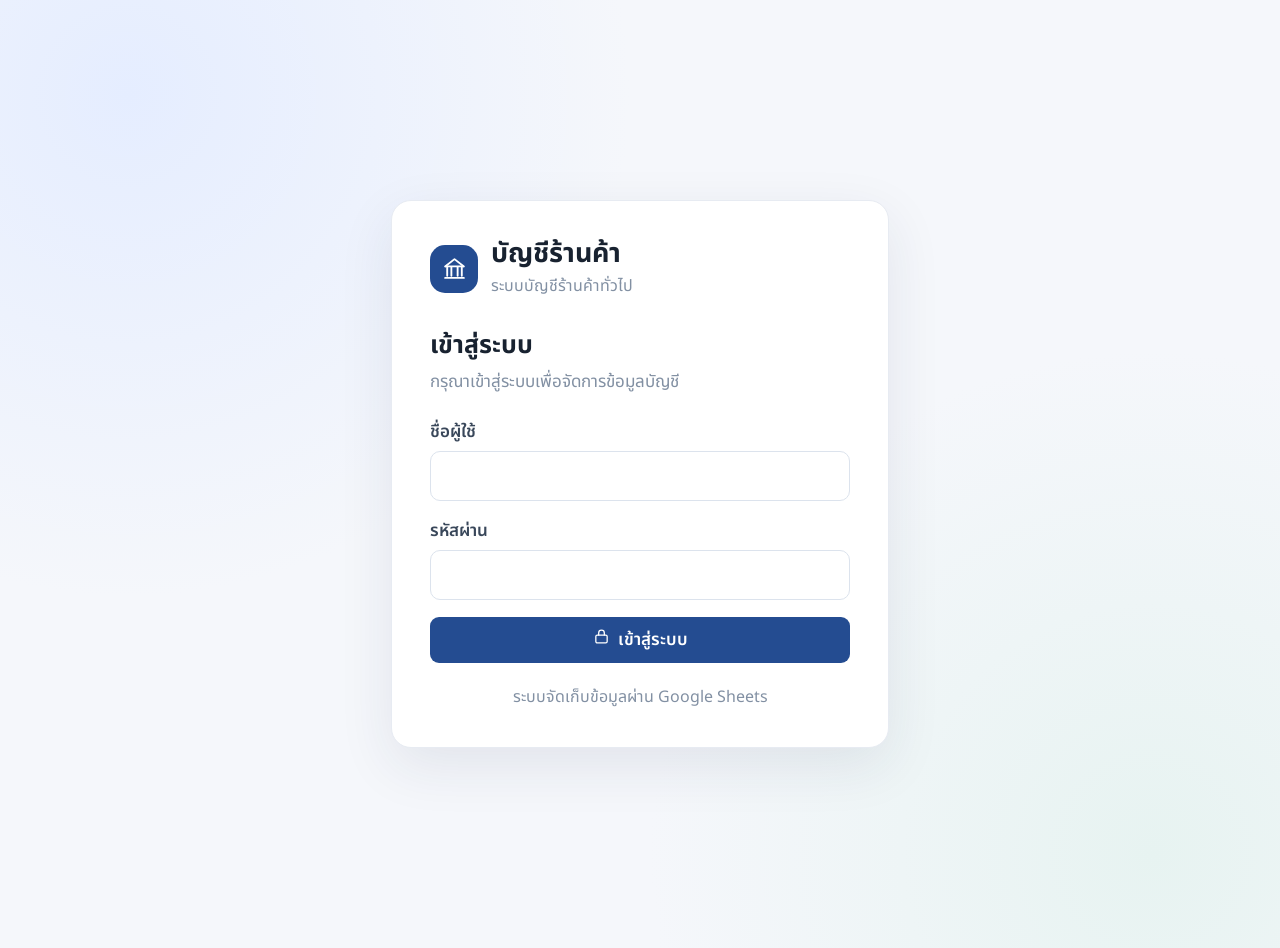
<file: index_disbursement.html>
<!DOCTYPE html>
<html lang="th">
<head>
  <base target="_top">
  <meta charset="UTF-8">
  <meta name="viewport" content="width=device-width, initial-scale=1">

  <title>ระบบบัญชีร้านค้าทั่วไป</title>

  <link rel="preconnect" href="https://fonts.googleapis.com">
  <link rel="preconnect" href="https://fonts.gstatic.com" crossorigin>
  <link href="https://fonts.googleapis.com/css2?family=Noto+Sans+Thai:wght@400;500;600;700&display=swap" rel="stylesheet">

  <style>
    *, body, body * {
      font-family: 'Noto Sans Thai', Tahoma, sans-serif !important;
    }

    body {
      margin: 0;
      background: #f5f7fb;
      color: #182230;
      font-size: 17px;
    }

    button,
    input,
    select,
    textarea {
      font: inherit;
    }

    button {
      cursor: pointer;
    }

    .hidden {
      display: none !important;
    }

    .login-screen {
      min-height: 100vh;
      display: flex;
      align-items: center;
      justify-content: center;
      padding: 24px;
      background:
        radial-gradient(circle at 10% 10%, #e5edff 0, transparent 35%),
        radial-gradient(circle at 90% 90%, #e7f3f1 0, transparent 35%),
        #f5f7fb;
    }

    .login-card {
      width: 100%;
      max-width: 420px;
      background: #fff;
      border: 1px solid #e7ebf2;
      border-radius: 20px;
      padding: 38px;
      box-shadow: 0 18px 55px rgba(28, 44, 75, .09);
    }

    .login-brand {
      display: flex;
      align-items: center;
      gap: 13px;
      margin-bottom: 28px;
    }

    .brand-icon {
      width: 48px;
      height: 48px;
      border-radius: 15px;
      background: #244c91;
      color: white;
      display: grid;
      place-items: center;
    }

    .brand-icon svg {
      width: 25px;
      height: 25px;
    }

    .login-title {
      font-size: 27px;
      font-weight: 700;
      line-height: 1.1;
    }

    .login-subtitle {
      color: #8290a3;
      font-size: 16px;
      margin-top: 5px;
    }

    .login-card h2 {
      font-size: 25px;
      margin: 0 0 5px;
    }

    .login-card .muted {
      color: #8290a3;
      margin: 0 0 24px;
    }

    .field {
      margin-bottom: 17px;
    }

    .field label {
      display: block;
      margin-bottom: 6px;
      font-weight: 600;
      color: #39475a;
    }

    .field input,
    .field select,
    .field textarea {
      width: 100%;
      box-sizing: border-box;
      border: 1px solid #dce3ed;
      background: #fff;
      border-radius: 10px;
      padding: 11px 13px;
      outline: none;
      color: #182230;
      transition: border-color .2s, box-shadow .2s;
    }

    .field input:focus,
    .field select:focus,
    .field textarea:focus {
      border-color: #4777c7;
      box-shadow: 0 0 0 3px rgba(71, 119, 199, .12);
    }

    .field textarea {
      min-height: 82px;
      resize: vertical;
    }

    .btn {
      display: inline-flex;
      align-items: center;
      justify-content: center;
      gap: 8px;
      border: 1px solid transparent;
      border-radius: 9px;
      padding: 9px 15px;
      font-size: 17px;
      font-weight: 600;
      transition: .18s ease;
      white-space: nowrap;
    }

    .btn svg {
      width: 17px;
      height: 17px;
      flex: 0 0 auto;
    }

    .btn-primary {
      background: #244c91;
      color: #fff;
    }

    .btn-primary:hover {
      background: #1d3e78;
      transform: translateY(-1px);
    }

    .btn-secondary {
      background: #fff;
      color: #34445b;
      border-color: #dce3ed;
    }

    .btn-secondary:hover {
      background: #f5f7fb;
    }

    .btn-danger {
      background: #fff1f1;
      color: #bd3d3d;
      border-color: #f5d4d4;
    }

    .btn-success {
      background: #eaf7ef;
      color: #237b4b;
      border-color: #d1eddd;
    }

    .btn-block {
      width: 100%;
    }

    .app-shell {
      display: flex;
      min-height: 100vh;
    }

    .sidebar {
      width: 252px;
      flex: 0 0 252px;
      background: #fff;
      border-right: 1px solid #e8edf4;
      display: flex;
      flex-direction: column;
      transition: transform .25s ease;
      z-index: 40;
    }

    .sidebar-brand {
      height: 76px;
      display: flex;
      align-items: center;
      padding: 0 20px;
      gap: 12px;
      border-bottom: 1px solid #edf0f5;
    }

    .sidebar-brand .brand-icon {
      width: 40px;
      height: 40px;
      border-radius: 12px;
    }

    .sidebar-brand-name {
      font-weight: 700;
      font-size: 19px;
      line-height: 1.1;
    }

    .sidebar-brand-caption {
      font-size: 14px;
      color: #8491a3;
    }

    .sidebar-nav {
      padding: 17px 12px;
      flex: 1;
      overflow-y: auto;
    }

    .nav-section {
      color: #9aa6b6;
      font-size: 14px;
      font-weight: 700;
      padding: 13px 12px 6px;
      letter-spacing: .2px;
    }

    .nav-item {
      width: 100%;
      display: flex;
      align-items: center;
      gap: 12px;
      border: 0;
      background: transparent;
      color: #5e6c80;
      padding: 10px 12px;
      border-radius: 9px;
      text-align: left;
      margin: 2px 0;
      font-size: 17px;
      transition: .18s;
    }

    .nav-item svg {
      width: 19px;
      height: 19px;
      stroke-width: 1.8;
      flex: 0 0 auto;
    }

    .nav-item:hover {
      background: #f4f7fc;
      color: #244c91;
    }

    .nav-item.active {
      background: #edf3ff;
      color: #244c91;
      font-weight: 700;
    }

    .sidebar-footer {
      padding: 15px;
      border-top: 1px solid #edf0f5;
    }

    .user-mini {
      display: flex;
      align-items: center;
      gap: 10px;
      padding: 7px;
    }

    .avatar {
      width: 36px;
      height: 36px;
      display: grid;
      place-items: center;
      border-radius: 50%;
      background: #eaf0fc;
      color: #244c91;
      font-weight: 700;
    }

    .user-mini-name {
      font-weight: 700;
      line-height: 1.1;
    }

    .user-mini-role {
      font-size: 14px;
      color: #8995a6;
    }

    .main-area {
      min-width: 0;
      flex: 1;
      display: flex;
      flex-direction: column;
    }

    .topbar {
      height: 76px;
      background: rgba(255,255,255,.95);
      border-bottom: 1px solid #e8edf4;
      display: flex;
      align-items: center;
      justify-content: space-between;
      padding: 0 28px;
      position: sticky;
      top: 0;
      z-index: 20;
      backdrop-filter: blur(10px);
    }

    .topbar-left,
    .topbar-right {
      display: flex;
      align-items: center;
      gap: 13px;
    }

    .topbar-title {
      font-size: 23px;
      font-weight: 700;
    }

    .topbar-date {
      color: #8995a6;
      font-size: 15px;
    }

    .icon-button {
      width: 38px;
      height: 38px;
      border: 1px solid #e5eaf1;
      border-radius: 9px;
      background: #fff;
      color: #617087;
      display: grid;
      place-items: center;
    }

    .icon-button svg {
      width: 18px;
      height: 18px;
    }

    .content {
      padding: 27px 30px 40px;
      width: 100%;
      max-width: 1500px;
      margin: 0 auto;
      box-sizing: border-box;
    }

    .page-heading {
      display: flex;
      justify-content: space-between;
      align-items: flex-start;
      gap: 15px;
      margin-bottom: 22px;
    }

    .page-heading h1 {
      font-size: 27px;
      margin: 0;
      line-height: 1.15;
    }

    .page-heading p {
      margin: 5px 0 0;
      color: #8793a5;
      font-size: 16px;
    }

    .page-actions {
      display: flex;
      gap: 8px;
      flex-wrap: wrap;
    }

    .stats-grid {
      display: grid;
      grid-template-columns: repeat(4, minmax(0, 1fr));
      gap: 15px;
      margin-bottom: 20px;
    }

    .stat-card {
      background: #fff;
      border: 1px solid #e8edf4;
      border-radius: 13px;
      padding: 18px;
      min-width: 0;
    }

    .stat-top {
      display: flex;
      align-items: center;
      justify-content: space-between;
      color: #7d8a9d;
      font-size: 16px;
    }

    .stat-icon {
      width: 35px;
      height: 35px;
      border-radius: 10px;
      display: grid;
      place-items: center;
      background: #edf3ff;
      color: #315fa9;
    }

    .stat-icon svg {
      width: 18px;
      height: 18px;
    }

    .stat-value {
      font-size: 29px;
      font-weight: 700;
      margin-top: 9px;
      line-height: 1.2;
      color: #1d2a3c;
      overflow-wrap: anywhere;
    }

    .stat-caption {
      color: #a0aaba;
      font-size: 14px;
      margin-top: 3px;
    }

    .dashboard-grid {
      display: grid;
      grid-template-columns: minmax(0, 1.55fr) minmax(280px, 1fr);
      gap: 18px;
    }

    .panel {
      background: #fff;
      border: 1px solid #e8edf4;
      border-radius: 13px;
      padding: 19px;
      min-width: 0;
      margin-bottom: 18px;
    }

    .panel-header {
      display: flex;
      justify-content: space-between;
      align-items: center;
      gap: 10px;
      margin-bottom: 15px;
    }

    .panel-title {
      font-size: 20px;
      font-weight: 700;
      margin: 0;
    }

    .panel-subtitle {
      color: #94a0b0;
      font-size: 14px;
    }

    .toolbar {
      display: flex;
      flex-wrap: wrap;
      align-items: center;
      gap: 9px;
      margin-bottom: 15px;
    }

    .toolbar input,
    .toolbar select {
      min-height: 39px;
      border: 1px solid #dfe5ee;
      background: #fff;
      border-radius: 9px;
      padding: 7px 11px;
      outline: none;
      color: #39475a;
    }

    .toolbar input:focus,
    .toolbar select:focus {
      border-color: #4777c7;
    }

    .toolbar .search-input {
      min-width: 210px;
      flex: 1;
    }

    .table-wrap {
      width: 100%;
      overflow-x: auto;
      border: 1px solid #edf0f5;
      border-radius: 10px;
    }

    table {
      width: 100%;
      border-collapse: collapse;
      font-size: 16px;
      white-space: nowrap;
    }

    thead {
      background: #f7f9fc;
    }

    th {
      font-weight: 700;
      color: #65748a;
      text-align: left;
      padding: 11px 13px;
      border-bottom: 1px solid #e9edf3;
    }

    td {
      padding: 10px 13px;
      border-bottom: 1px solid #f0f2f6;
      color: #3d4b5e;
    }

    tbody tr:hover {
      background: #fafbfd;
    }

    tbody tr:last-child td {
      border-bottom: 0;
    }

    .text-right {
      text-align: right;
    }

    .text-center {
      text-align: center;
    }

    .muted {
      color: #8995a6;
    }

    .badge {
      display: inline-flex;
      align-items: center;
      border-radius: 20px;
      padding: 3px 10px;
      font-size: 14px;
      font-weight: 600;
      background: #f0f3f8;
      color: #69778b;
    }

    .badge-success {
      background: #e9f7ef;
      color: #277a4c;
    }

    .badge-danger {
      background: #fff0f0;
      color: #b93b3b;
    }

    .badge-warning {
      background: #fff5df;
      color: #9c6c12;
    }

    .badge-info {
      background: #edf3ff;
      color: #315fa9;
    }

    .table-actions {
      display: flex;
      gap: 5px;
      justify-content: flex-end;
    }

    .table-action {
      width: 31px;
      height: 31px;
      display: grid;
      place-items: center;
      background: transparent;
      border: 1px solid transparent;
      border-radius: 7px;
      color: #738197;
    }

    .table-action:hover {
      background: #f0f4fa;
      color: #244c91;
    }

    .table-action.danger:hover {
      color: #b93b3b;
      background: #fff0f0;
    }

    .table-action svg {
      width: 16px;
      height: 16px;
    }

    .empty-state {
      text-align: center;
      padding: 42px 15px;
      color: #9aa6b6;
    }

    .empty-state svg {
      width: 34px;
      height: 34px;
      margin-bottom: 8px;
      stroke-width: 1.5;
    }

    .empty-state-title {
      color: #637187;
      font-size: 18px;
      font-weight: 700;
    }

    .empty-state p {
      margin: 3px 0 0;
      font-size: 15px;
    }

    .pagination {
      display: flex;
      align-items: center;
      justify-content: space-between;
      gap: 10px;
      padding-top: 13px;
      color: #8793a5;
      font-size: 15px;
    }

    .pagination-actions {
      display: flex;
      gap: 6px;
    }

    .pagination-actions button {
      border: 1px solid #e1e7ef;
      background: #fff;
      border-radius: 7px;
      padding: 5px 10px;
      color: #5e6c80;
    }

    .modal-backdrop {
      position: fixed;
      inset: 0;
      z-index: 100;
      background: rgba(20, 31, 48, .42);
      backdrop-filter: blur(3px);
      display: flex;
      align-items: center;
      justify-content: center;
      padding: 18px;
      animation: fadeIn .16s ease;
    }

    .modal {
      width: 100%;
      max-width: 650px;
      max-height: calc(100vh - 36px);
      overflow: auto;
      background: #fff;
      border-radius: 16px;
      box-shadow: 0 24px 80px rgba(14, 28, 51, .2);
      animation: modalIn .2s ease;
    }

    .modal-large {
      max-width: 900px;
    }

    .modal-header {
      display: flex;
      align-items: center;
      justify-content: space-between;
      padding: 19px 23px;
      border-bottom: 1px solid #edf0f5;
      position: sticky;
      top: 0;
      background: #fff;
      z-index: 2;
    }

    .modal-header h2 {
      margin: 0;
      font-size: 22px;
    }

    .modal-body {
      padding: 22px 23px;
    }

    .modal-footer {
      padding: 15px 23px;
      border-top: 1px solid #edf0f5;
      display: flex;
      justify-content: flex-end;
      gap: 9px;
      position: sticky;
      bottom: 0;
      background: #fff;
    }

    .form-grid {
      display: grid;
      grid-template-columns: repeat(2, minmax(0, 1fr));
      gap: 0 15px;
    }

    .form-grid .field.full {
      grid-column: 1 / -1;
    }

    .toast-container {
      position: fixed;
      right: 22px;
      top: 20px;
      z-index: 200;
      display: flex;
      flex-direction: column;
      gap: 9px;
      width: min(360px, calc(100vw - 40px));
    }

    .toast {
      background: #fff;
      border: 1px solid #e8edf4;
      border-left: 4px solid #4777c7;
      border-radius: 10px;
      padding: 13px 15px;
      box-shadow: 0 10px 35px rgba(25, 42, 70, .12);
      display: flex;
      gap: 10px;
      align-items: flex-start;
      animation: toastIn .2s ease;
    }

    .toast.success {
      border-left-color: #27945a;
    }

    .toast.error {
      border-left-color: #d34b4b;
    }

    .toast.warning {
      border-left-color: #d99a24;
    }

    .toast-icon svg {
      width: 19px;
      height: 19px;
    }

    .toast-message {
      color: #39475a;
      line-height: 1.3;
    }

    .loading-overlay {
      position: fixed;
      inset: 0;
      z-index: 150;
      display: flex;
      align-items: center;
      justify-content: center;
      background: rgba(247, 249, 252, .75);
      backdrop-filter: blur(2px);
    }

    .loading-card {
      display: flex;
      align-items: center;
      gap: 12px;
      background: #fff;
      border: 1px solid #e8edf4;
      border-radius: 12px;
      padding: 16px 21px;
      box-shadow: 0 10px 30px rgba(25, 42, 70, .08);
      color: #526176;
    }

    .spinner {
      width: 21px;
      height: 21px;
      border: 2px solid #dbe5f4;
      border-top-color: #315fa9;
      border-radius: 50%;
      animation: spin .7s linear infinite;
    }

    .notice {
      border: 1px solid #e3eaf6;
      background: #f4f7fc;
      color: #536b8d;
      border-radius: 10px;
      padding: 12px 14px;
      margin-bottom: 16px;
      font-size: 16px;
    }

    .notice.warning {
      border-color: #f1e2bd;
      background: #fff9e9;
      color: #8a681d;
    }

    .notice.error {
      border-color: #f1d4d4;
      background: #fff4f4;
      color: #a43c3c;
    }

    .summary-row {
      display: flex;
      align-items: center;
      justify-content: space-between;
      gap: 12px;
      border-bottom: 1px solid #edf0f5;
      padding: 11px 0;
    }

    .summary-row:last-child {
      border-bottom: 0;
    }

    .summary-label {
      color: #7b899c;
    }

    .summary-value {
      font-weight: 700;
      color: #25364d;
    }

    .report-total {
      background: #f7f9fc;
      font-weight: 700;
    }

    .journal-line {
      display: grid;
      grid-template-columns: 1.1fr 1fr .75fr .75fr 36px;
      gap: 7px;
      margin-bottom: 8px;
      align-items: center;
    }

    .journal-line input,
    .journal-line select {
      width: 100%;
      min-width: 0;
      box-sizing: border-box;
      padding: 8px;
      border: 1px solid #dce3ed;
      border-radius: 8px;
      outline: none;
    }

    .journal-total {
      display: flex;
      justify-content: flex-end;
      gap: 22px;
      padding: 12px 0;
      border-top: 1px solid #e9edf3;
      font-weight: 700;
    }

    .settings-section {
      max-width: 750px;
    }

    .settings-section h3 {
      font-size: 20px;
      margin: 0 0 16px;
    }

    .mobile-overlay {
      display: none;
    }

    @keyframes spin {
      to { transform: rotate(360deg); }
    }

    @keyframes fadeIn {
      from { opacity: 0; }
      to { opacity: 1; }
    }

    @keyframes modalIn {
      from { opacity: 0; transform: translateY(9px) scale(.99); }
      to { opacity: 1; transform: translateY(0) scale(1); }
    }

    @keyframes toastIn {
      from { opacity: 0; transform: translateX(12px); }
      to { opacity: 1; transform: translateX(0); }
    }

    @media (max-width: 1100px) {
      .stats-grid {
        grid-template-columns: repeat(2, minmax(0, 1fr));
      }

      .dashboard-grid {
        grid-template-columns: 1fr;
      }
    }

    @media (max-width: 760px) {
      .sidebar {
        position: fixed;
        inset: 0 auto 0 0;
        transform: translateX(-100%);
        box-shadow: 12px 0 35px rgba(20, 31, 48, .12);
      }

      .sidebar.open {
        transform: translateX(0);
      }

      .mobile-overlay.show {
        display: block;
        position: fixed;
        inset: 0;
        z-index: 30;
        background: rgba(20, 31, 48, .35);
      }

      .topbar {
        height: 64px;
        padding: 0 14px;
      }

      .content {
        padding: 20px 14px 30px;
      }

      .topbar-title {
        font-size: 20px;
      }

      .topbar-date {
        display: none;
      }

      .page-heading {
        flex-direction: column;
      }

      .stats-grid {
        gap: 10px;
      }

      .stat-card {
        padding: 13px;
      }

      .stat-value {
        font-size: 24px;
      }

      .form-grid {
        grid-template-columns: 1fr;
      }

      .form-grid .field.full {
        grid-column: auto;
      }

      .modal-backdrop {
        padding: 8px;
        align-items: flex-end;
      }

      .modal {
        max-height: 92vh;
        border-radius: 16px 16px 10px 10px;
      }

      .journal-line {
        grid-template-columns: 1fr 1fr;
        padding: 10px;
        border: 1px solid #edf0f5;
        border-radius: 9px;
      }

      .journal-line button {
        grid-column: 2;
        justify-self: end;
      }
    }

    @media (max-width: 420px) {
      .stats-grid {
        grid-template-columns: 1fr 1fr;
      }

      .stat-value {
        font-size: 21px;
      }

      .login-card {
        padding: 25px;
      }

      .page-actions {
        width: 100%;
      }

      .page-actions .btn {
        flex: 1;
      }
    }

    @media print {
      .sidebar,
      .topbar,
      .page-actions,
      .toolbar,
      .table-actions,
      .pagination,
      .no-print {
        display: none !important;
      }

      body,
      .main-area,
      .content {
        background: #fff !important;
        padding: 0 !important;
      }

      .panel,
      .stat-card {
        border: 0 !important;
        box-shadow: none !important;
      }

      table {
        white-space: normal;
      }

      body,
      table,
      th,
      td {
        font-family: 'Noto Sans Thai', Tahoma, sans-serif !important;
      }
    }
  </style>

  <?!= include('style'); ?>
</head>

<body>

  <div id="toastContainer" class="toast-container"></div>

  <div id="loadingOverlay" class="loading-overlay hidden">
    <div class="loading-card">
      <div class="spinner"></div>
      <span id="loadingText">กำลังดำเนินการ...</span>
    </div>
  </div>

  <section id="loginScreen" class="login-screen">
    <div class="login-card">

      <div class="login-brand">
        <div class="brand-icon" id="loginBrandIcon"></div>
        <div>
          <div class="login-title">บัญชีร้านค้า</div>
          <div class="login-subtitle">ระบบบัญชีร้านค้าทั่วไป</div>
        </div>
      </div>

      <h2>เข้าสู่ระบบ</h2>
      <p class="muted">กรุณาเข้าสู่ระบบเพื่อจัดการข้อมูลบัญชี</p>

      <form id="loginForm">
        <div class="field">
          <label for="loginUsername">ชื่อผู้ใช้</label>
          <input id="loginUsername" name="username"
                 autocomplete="username" required>
        </div>

        <div class="field">
          <label for="loginPassword">รหัสผ่าน</label>
          <input id="loginPassword" name="password"
                 type="password" autocomplete="current-password" required>
        </div>

        <button class="btn btn-primary btn-block" type="submit">
          <span id="loginButtonIcon"></span>
          เข้าสู่ระบบ
        </button>
      </form>

      <div class="login-subtitle" style="margin-top:22px;text-align:center">
        ระบบจัดเก็บข้อมูลผ่าน Google Sheets
      </div>
    </div>
  </section>

  <div id="appShell" class="app-shell hidden">

    <div id="mobileOverlay" class="mobile-overlay"
         onclick="toggleSidebar(false)"></div>

    <aside id="sidebar" class="sidebar">

      <div class="sidebar-brand">
        <div class="brand-icon" id="sidebarBrandIcon"></div>
        <div>
          <div class="sidebar-brand-name">บัญชีร้านค้า</div>
          <div class="sidebar-brand-caption">ระบบจัดการภายใน</div>
        </div>
      </div>

      <nav class="sidebar-nav">

        <div class="nav-section">ภาพรวม</div>

        <button class="nav-item active" data-page="dashboard">
          <span data-icon="dashboard"></span>
          <span>แดชบอร์ด</span>
        </button>

        <div class="nav-section">ข้อมูลหลัก</div>

        <button class="nav-item" data-page="products">
          <span data-icon="package"></span>
          <span>สินค้าและคลังสินค้า</span>
        </button>

        <button class="nav-item" data-page="customers">
          <span data-icon="users"></span>
          <span>ข้อมูลลูกค้า</span>
        </button>

        <button class="nav-item" data-page="suppliers">
          <span data-icon="truck"></span>
          <span>ข้อมูลผู้จำหน่าย</span>
        </button>

        <div class="nav-section">การเงิน</div>

        <button class="nav-item" data-page="transactions">
          <span data-icon="arrow-left-right"></span>
          <span>รายรับ - รายจ่าย</span>
        </button>

        <button class="nav-item" data-page="receipts">
          <span data-icon="receipt"></span>
          <span>บันทึกรับเงิน</span>
        </button>

        <button class="nav-item" data-page="payments">
          <span data-icon="wallet"></span>
          <span>บันทึกจ่ายเงิน</span>
        </button>

        <button class="nav-item" data-page="disbursements">
          <span data-icon="file"></span>
          <span>ใบสั่งจ่าย / ใบเบิกเงิน</span>
        </button>

        <button class="nav-item" data-page="journals">
          <span data-icon="book-open"></span>
          <span>สมุดรายวัน</span>
        </button>

        <div class="nav-section">รายงาน</div>

        <button class="nav-item" data-page="reports">
          <span data-icon="chart"></span>
          <span>รายงานทางบัญชี</span>
        </button>

        <div class="nav-section admin-only">ระบบ</div>

        <button class="nav-item admin-only" data-page="users">
          <span data-icon="user-cog"></span>
          <span>จัดการผู้ใช้งาน</span>
        </button>

        <button class="nav-item admin-only" data-page="audit">
          <span data-icon="history"></span>
          <span>ประวัติการใช้งาน</span>
        </button>

        <button class="nav-item admin-only" data-page="settings">
          <span data-icon="settings"></span>
          <span>ตั้งค่าระบบ</span>
        </button>

      </nav>

      <div class="sidebar-footer">
        <div class="user-mini">
          <div class="avatar" id="userAvatar">U</div>
          <div>
            <div class="user-mini-name" id="sidebarUserName">ผู้ใช้งาน</div>
            <div class="user-mini-role" id="sidebarUserRole">ผู้ใช้งาน</div>
          </div>
        </div>

        <button class="btn btn-secondary btn-block"
                style="margin-top:9px"
                onclick="openPasswordModal()">
          <span data-icon="key"></span>
          เปลี่ยนรหัสผ่าน
        </button>

        <button class="btn btn-secondary btn-block"
                style="margin-top:7px"
                onclick="logout()">
          <span data-icon="log-out"></span>
          ออกจากระบบ
        </button>
      </div>

    </aside>

    <main class="main-area">

      <header class="topbar">
        <div class="topbar-left">
          <button class="icon-button" onclick="toggleSidebar()"
                  aria-label="เปิดเมนู">
            <span data-icon="menu"></span>
          </button>
          <div>
            <div class="topbar-title" id="topbarTitle">แดชบอร์ด</div>
            <div class="topbar-date" id="topbarDate"></div>
          </div>
        </div>

        <div class="topbar-right">
          <button class="icon-button" onclick="refreshCurrentPage()"
                  title="รีเฟรชข้อมูล">
            <span data-icon="refresh"></span>
          </button>
        </div>
      </header>

      <section id="pageContent" class="content"></section>

    </main>
  </div>

  <div id="modalRoot"></div>

  <script>
    'use strict';

    const AppState = {
      token: null,
      user: null,
      settings: {},
      accounts: [],
      currentPage: 'dashboard',
      pageData: [],
      page: 1,
      pageSize: 100,
      search: '',
      report: null,
      loading: false
    };

    const PAGE_TITLES = {
      dashboard: 'แดชบอร์ด',
      products: 'สินค้าและคลังสินค้า',
      customers: 'ข้อมูลลูกค้า',
      suppliers: 'ข้อมูลผู้จำหน่าย',
      transactions: 'รายรับ - รายจ่าย',
      receipts: 'บันทึกรับเงิน',
      payments: 'บันทึกจ่ายเงิน',
      disbursements: 'ใบสั่งจ่าย / ใบเบิกเงิน',
      journals: 'สมุดรายวัน',
      reports: 'รายงานทางบัญชี',
      users: 'จัดการผู้ใช้งาน',
      audit: 'ประวัติการใช้งาน',
      settings: 'ตั้งค่าระบบ'
    };

    const ICONS = {
      dashboard: '<rect x="3" y="3" width="7" height="7" rx="1.5"/><rect x="14" y="3" width="7" height="7" rx="1.5"/><rect x="14" y="14" width="7" height="7" rx="1.5"/><rect x="3" y="14" width="7" height="7" rx="1.5"/>',
      package: '<path d="m12 3 9 5-9 5-9-5 9-5Z"/><path d="M3 8v8l9 5 9-5V8"/><path d="M12 13v8"/>',
      users: '<path d="M16 21v-2a4 4 0 0 0-4-4H6a4 4 0 0 0-4 4v2"/><circle cx="9" cy="7" r="4"/><path d="M22 21v-2a4 4 0 0 0-3-3.87"/><path d="M16 3.13a4 4 0 0 1 0 7.75"/>',
      truck: '<path d="M3 6h12v12H3z"/><path d="M15 10h4l3 3v5h-7z"/><circle cx="7.5" cy="19" r="1.5"/><circle cx="18.5" cy="19" r="1.5"/>',
      'arrow-left-right': '<path d="M17 3l4 4-4 4"/><path d="M3 7h18"/><path d="M7 21l-4-4 4-4"/><path d="M21 17H3"/>',
      receipt: '<path d="M4 3h16v18l-4-2-4 2-4-2-4 2V3Z"/><path d="M8 8h8M8 12h8M8 16h4"/>',
      wallet: '<rect x="3" y="5" width="18" height="15" rx="2"/><path d="M3 8h18"/><path d="M16 14h2"/>',
      'book-open': '<path d="M12 7v14"/><path d="M3 18V5a2 2 0 0 1 2-2h4a3 3 0 0 1 3 3 3 3 0 0 1 3-3h4a2 2 0 0 1 2 2v13"/><path d="M3 18h6a3 3 0 0 1 3 3 3 3 0 0 1 3-3h6"/>',
      chart: '<path d="M3 3v18h18"/><path d="m19 9-5 5-4-4-5 5"/><path d="M19 9h-5V4"/>',
      'user-cog': '<circle cx="9" cy="8" r="4"/><path d="M3 21v-2a6 6 0 0 1 12 0v2"/><path d="M19 8v4M17 10h4"/><path d="m18 16 1 1 2-2"/>',
      history: '<path d="M3 12a9 9 0 1 0 3-6.7L3 8"/><path d="M3 3v5h5"/><path d="M12 7v5l3 2"/>',
      settings: '<circle cx="12" cy="12" r="3"/><path d="m19.4 15 .1.1 1.4 1.1-1.4 2.4-1.7-.6a8 8 0 0 1-1.5.9l-.3 1.8h-2.8l-.3-1.8a8 8 0 0 1-1.5-.9l-1.7.6-1.4-2.4 1.4-1.1a7 7 0 0 1 0-1.8l-1.4-1.1 1.4-2.4 1.7.6a8 8 0 0 1 1.5-.9l.3-1.8h2.8l.3 1.8a8 8 0 0 1 1.5.9l1.7-.6 1.4 2.4-1.4 1.1a7 7 0 0 1 0 1.7Z"/>',
      key: '<circle cx="8" cy="15" r="4"/><path d="m11 12 9-9 2 2-3 3 2 2-3 3-2-2-3 3"/>',
      'log-out': '<path d="M10 17l5-5-5-5"/><path d="M15 12H3"/><path d="M12 3h7a2 2 0 0 1 2 2v14a2 2 0 0 1-2 2h-7"/>',
      menu: '<path d="M4 6h16M4 12h16M4 18h16"/>',
      refresh: '<path d="M20 7v5h-5"/><path d="M4 17v-5h5"/><path d="M5.6 9a7 7 0 0 1 11.6-2L20 12"/><path d="M18.4 15a7 7 0 0 1-11.6 2L4 12"/>',
      plus: '<path d="M12 5v14M5 12h14"/>',
      search: '<circle cx="11" cy="11" r="7"/><path d="m20 20-4-4"/>',
      edit: '<path d="M12 20h9"/><path d="M16.5 3.5a2.1 2.1 0 0 1 3 3L8 18l-4 1 1-4Z"/>',
      trash: '<path d="M3 6h18M8 6V4h8v2m3 0-1 15H6L5 6"/><path d="M10 11v6M14 11v6"/>',
      printer: '<path d="M6 9V3h12v6"/><path d="M6 18H4a2 2 0 0 1-2-2v-5a2 2 0 0 1 2-2h16a2 2 0 0 1 2 2v5a2 2 0 0 1-2 2h-2"/><path d="M6 14h12v7H6z"/>',
      close: '<path d="m18 6-12 12M6 6l12 12"/>',
      check: '<path d="m5 12 4 4L19 6"/>',
      alert: '<path d="M10.3 3.9 2.6 17.2A2 2 0 0 0 4.3 20h15.4a2 2 0 0 0 1.7-2.8L13.7 3.9a2 2 0 0 0-3.4 0Z"/><path d="M12 9v4M12 17h.01"/>',
      file: '<path d="M14 2H6a2 2 0 0 0-2 2v16a2 2 0 0 0 2 2h12a2 2 0 0 0 2-2V8Z"/><path d="M14 2v6h6M8 13h8M8 17h8"/>',
      calendar: '<rect x="3" y="5" width="18" height="16" rx="2"/><path d="M16 3v4M8 3v4M3 10h18"/>',
      bank: '<path d="m3 10 9-7 9 7"/><path d="M4 10h16M5 10v9M9 10v9M15 10v9M19 10v9M3 21h18"/>',
      box: '<path d="m12 3 9 5-9 5-9-5 9-5Z"/><path d="M3 8v8l9 5 9-5V8"/>',
      eye: '<path d="M2 12s3.5-7 10-7 10 7 10 7-3.5 7-10 7S2 12 2 12Z"/><circle cx="12" cy="12" r="3"/>',
      download: '<path d="M21 15v4a2 2 0 0 1-2 2H5a2 2 0 0 1-2-2v-4"/><path d="m7 10 5 5 5-5M12 15V3"/>',
      minus: '<path d="M5 12h14"/>',
      lock: '<rect x="4" y="10" width="16" height="11" rx="2"/><path d="M8 10V7a4 4 0 0 1 8 0v3"/>'
    };

    function icon(name, size = 20) {
      const content = ICONS[name] || ICONS.file;

      return `
        <svg width="${size}" height="${size}" viewBox="0 0 24 24"
             fill="none" stroke="currentColor" stroke-width="1.8"
             stroke-linecap="round" stroke-linejoin="round"
             aria-hidden="true">
          ${content}
        </svg>`;
    }

    function applyIcons() {
      document.querySelectorAll('[data-icon]').forEach(function(el) {
        el.innerHTML = icon(el.getAttribute('data-icon'));
      });

      document.getElementById('loginBrandIcon').innerHTML = icon('bank', 25);
      document.getElementById('sidebarBrandIcon').innerHTML = icon('bank', 23);
      document.getElementById('loginButtonIcon').innerHTML = icon('lock', 17);
    }

    function escapeHtml(value) {
      return String(value == null ? '' : value)
        .replace(/&/g, '&amp;')
        .replace(/</g, '&lt;')
        .replace(/>/g, '&gt;')
        .replace(/"/g, '&quot;')
        .replace(/'/g, '&#039;');
    }

    function money(value) {
      return Number(value || 0).toLocaleString('th-TH', {
        minimumFractionDigits: 2,
        maximumFractionDigits: 2
      });
    }

    function dateText(value) {
      if (!value) return '-';

      const d = new Date(value);

      if (isNaN(d.getTime())) {
        return escapeHtml(value);
      }

      return d.toLocaleDateString('th-TH', {
        day: '2-digit',
        month: 'short',
        year: 'numeric'
      });
    }

    function todayInput() {
      const d = new Date();
      const y = d.getFullYear();
      const m = String(d.getMonth() + 1).padStart(2, '0');
      const day = String(d.getDate()).padStart(2, '0');
      return `${y}-${m}-${day}`;
    }

    function firstDayInput() {
      const d = new Date();
      return `${d.getFullYear()}-${String(d.getMonth() + 1).padStart(2, '0')}-01`;
    }

    function showLoading(message = 'กำลังดำเนินการ...') {
      AppState.loading = true;
      document.getElementById('loadingText').textContent = message;
      document.getElementById('loadingOverlay').classList.remove('hidden');
    }

    function hideLoading() {
      AppState.loading = false;
      document.getElementById('loadingOverlay').classList.add('hidden');
    }

    function toast(message, type = 'success') {
      const root = document.getElementById('toastContainer');
      const el = document.createElement('div');
      el.className = `toast ${type}`;

      const iconName = type === 'error' ? 'alert' :
        type === 'warning' ? 'alert' : 'check';

      el.innerHTML = `
        <div class="toast-icon">${icon(iconName, 19)}</div>
        <div class="toast-message">${escapeHtml(message)}</div>
      `;

      root.appendChild(el);

      setTimeout(function() {
        el.style.opacity = '0';
        el.style.transform = 'translateX(10px)';
        setTimeout(() => el.remove(), 250);
      }, 3500);
    }

    function rpc(functionName, ...args) {
      return new Promise(function(resolve, reject) {
        if (!google || !google.script || !google.script.run) {
          reject(new Error('ไม่พบการเชื่อมต่อ Google Apps Script'));
          return;
        }

        google.script.run
          .withSuccessHandler(resolve)
          .withFailureHandler(function(error) {
            reject(new Error(error && error.message
              ? error.message
              : 'เกิดข้อผิดพลาดในการเชื่อมต่อ'));
          })[functionName](...args);
      });
    }

    async function callApi(functionName, ...args) {
      showLoading();

      try {
        const result = await rpc(functionName, ...args);

        if (result && result.success === false) {
          throw new Error(result.message || 'ไม่สามารถดำเนินการได้');
        }

        return result;
      } finally {
        hideLoading();
      }
    }

    async function login(event) {
      event.preventDefault();

      const username = document.getElementById('loginUsername').value.trim();
      const password = document.getElementById('loginPassword').value;

      try {
        showLoading('กำลังตรวจสอบข้อมูลเข้าสู่ระบบ...');

        const result = await rpc('apiLogin', username, password);

        hideLoading();

        if (!result || !result.success) {
          toast(result && result.message
            ? result.message
            : 'เข้าสู่ระบบไม่สำเร็จ', 'error');
          return;
        }

        AppState.token = result.token;
        AppState.user = result.user;

        await initializeApp();

      } catch (error) {
        hideLoading();
        toast(error.message, 'error');
      }
    }

    async function initializeApp() {
      try {
        showLoading('กำลังโหลดข้อมูลระบบ...');

        const result = await rpc('apiGetBootstrap', AppState.token);

        AppState.settings = result.settings || {};
        AppState.accounts = result.accounts || [];

        document.getElementById('loginScreen').classList.add('hidden');
        document.getElementById('appShell').classList.remove('hidden');

        document.getElementById('sidebarUserName').textContent =
          AppState.user.name || AppState.user.username;

        document.getElementById('sidebarUserRole').textContent =
          roleText(AppState.user.role);

        document.getElementById('userAvatar').textContent =
          (AppState.user.name || 'U').substring(0, 1);

        if (AppState.user.role !== 'Admin') {
          document.querySelectorAll('.admin-only').forEach(function(el) {
            el.classList.add('hidden');
          });
        }

        document.getElementById('topbarDate').textContent =
          new Date().toLocaleDateString('th-TH', {
            weekday: 'long',
            day: 'numeric',
            month: 'long',
            year: 'numeric'
          });

        await navigate('dashboard');

      } catch (error) {
        toast(error.message, 'error');
        document.getElementById('loginScreen').classList.remove('hidden');
        document.getElementById('appShell').classList.add('hidden');
      } finally {
        hideLoading();
      }
    }

    function roleText(role) {
      return {
        Admin: 'ผู้ดูแลระบบ',
        Staff: 'เจ้าหน้าที่',
        Viewer: 'ผู้ดูข้อมูล'
      }[role] || role || 'ผู้ใช้งาน';
    }

    async function logout() {
      const confirmed = await confirmDialog(
        'ออกจากระบบ',
        'คุณต้องการออกจากระบบใช่หรือไม่'
      );

      if (!confirmed) return;

      try {
        if (AppState.token) {
          await rpc('apiLogout', AppState.token);
        }
      } catch (e) {
        // ล้างสถานะฝั่งหน้าเว็บต่อ แม้คำขอออกจากระบบล้มเหลว
      }

      AppState.token = null;
      AppState.user = null;
      AppState.settings = {};
      AppState.accounts = [];

      document.getElementById('appShell').classList.add('hidden');
      document.getElementById('loginScreen').classList.remove('hidden');
      document.getElementById('loginPassword').value = '';
    }

    function toggleSidebar(force) {
      const sidebar = document.getElementById('sidebar');
      const overlay = document.getElementById('mobileOverlay');

      const open = typeof force === 'boolean'
        ? force
        : !sidebar.classList.contains('open');

      sidebar.classList.toggle('open', open);
      overlay.classList.toggle('show', open);
    }

    async function navigate(page) {
      if (!PAGE_TITLES[page]) return;

      AppState.currentPage = page;
      AppState.page = 1;
      AppState.search = '';

      document.querySelectorAll('.nav-item').forEach(function(button) {
        button.classList.toggle(
          'active',
          button.dataset.page === page
        );
      });

      document.getElementById('topbarTitle').textContent =
        PAGE_TITLES[page];

      toggleSidebar(false);

      await renderPage(page);
    }

    async function refreshCurrentPage() {
      await renderPage(AppState.currentPage);
      toast('โหลดข้อมูลล่าสุดแล้ว');
    }

    async function renderPage(page) {
      const root = document.getElementById('pageContent');

      root.innerHTML = `
        <div class="panel">
          <div class="loading-card">
            <div class="spinner"></div>
            กำลังโหลดข้อมูล...
          </div>
        </div>
      `;

      try {
        switch (page) {
          case 'dashboard':
            await renderDashboard();
            break;
          case 'products':
            await renderEntityPage('Products');
            break;
          case 'customers':
            await renderEntityPage('Customers');
            break;
          case 'suppliers':
            await renderEntityPage('Suppliers');
            break;
          case 'transactions':
            await renderEntityPage('Transactions');
            break;
          case 'receipts':
            await renderEntityPage('Receipts');
            break;
          case 'payments':
            await renderEntityPage('Payments');
            break;
          case 'disbursements':
            await renderDisbursements();
            break;
          case 'journals':
            await renderJournals();
            break;
          case 'reports':
            renderReports();
            break;
          case 'users':
            await renderUsers();
            break;
          case 'audit':
            await renderAudit();
            break;
          case 'settings':
            renderSettings();
            break;
        }
      } catch (error) {
        root.innerHTML = `
          <div class="notice error">
            ${icon('alert', 18)}
            ${escapeHtml(error.message)}
          </div>
        `;
        toast(error.message, 'error');
      }
    }

    function pageHeading(title, subtitle, action = '') {
      return `
        <div class="page-heading">
          <div>
            <h1>${title}</h1>
            <p>${subtitle}</p>
          </div>
          <div class="page-actions">${action}</div>
        </div>
      `;
    }

    function statCard(label, value, iconName, caption = '') {
      return `
        <div class="stat-card">
          <div class="stat-top">
            <span>${label}</span>
            <span class="stat-icon">${icon(iconName, 18)}</span>
          </div>
          <div class="stat-value">${value}</div>
          <div class="stat-caption">${caption}</div>
        </div>
      `;
    }

    async function renderDashboard() {
      const data = await callApi('apiGetDashboard', AppState.token, {
        startDate: firstDayInput(),
        endDate: todayInput()
      });

      const s = data.summary || {};

      document.getElementById('pageContent').innerHTML = `
        ${pageHeading(
          'ภาพรวมกิจการ',
          'สรุปข้อมูลจากรายการที่บันทึกในระบบ'
        )}

        <div class="stats-grid">
          ${statCard('รายรับในช่วงที่เลือก', money(s.income) + ' บาท', 'chart', 'จากรายการรายรับ')}
          ${statCard('รายจ่ายในช่วงที่เลือก', money(s.expense) + ' บาท', 'wallet', 'จากรายการรายจ่าย')}
          ${statCard('รายรับสุทธิ', money(s.net) + ' บาท', 'bank', 'รายรับหักรายจ่าย')}
          ${statCard('มูลค่าสินค้าคงเหลือ', money(s.stockValue) + ' บาท', 'package', 'คำนวณจากต้นทุนสินค้า')}
          ${statCard('จำนวนสินค้า', Number(s.productCount || 0).toLocaleString('th-TH'), 'box', 'รายการสินค้าที่ใช้งาน')}
          ${statCard('สินค้าใกล้หมด', Number(s.lowStockCount || 0).toLocaleString('th-TH'), 'alert', 'ตามจุดแจ้งเตือนที่กำหนด')}
          ${statCard('ลูกค้า', Number(s.customerCount || 0).toLocaleString('th-TH'), 'users', 'ข้อมูลลูกค้าที่ใช้งาน')}
          ${statCard('ผู้จำหน่าย', Number(s.supplierCount || 0).toLocaleString('th-TH'), 'truck', 'ข้อมูลผู้จำหน่ายที่ใช้งาน')}
        </div>

        <div class="dashboard-grid">
          <div class="panel">
            <div class="panel-header">
              <div>
                <div class="panel-title">รายการล่าสุด</div>
                <div class="panel-subtitle">รายการรายรับและรายจ่ายที่บันทึกไว้</div>
              </div>
              <button class="btn btn-secondary"
                      onclick="navigate('transactions')">ดูทั้งหมด</button>
            </div>
            ${renderTransactionTable(data.recentTransactions || [])}
          </div>

          <div class="panel">
            <div class="panel-header">
              <div>
                <div class="panel-title">สินค้าใกล้หมด</div>
                <div class="panel-subtitle">ตรวจสอบจำนวนสินค้าคงเหลือ</div>
              </div>
            </div>
            ${renderLowStock(data.lowStockProducts || [])}
          </div>
        </div>
      `;
    }

    function renderTransactionTable(rows) {
      if (!rows.length) {
        return emptyState('ยังไม่มีรายการรายรับรายจ่าย');
      }

      return `
        <div class="table-wrap">
          <table>
            <thead>
              <tr>
                <th>วันที่</th>
                <th>ประเภท</th>
                <th>รายละเอียด</th>
                <th class="text-right">จำนวนเงิน</th>
              </tr>
            </thead>
            <tbody>
              ${rows.map(function(r) {
                return `
                  <tr>
                    <td>${dateText(r.date)}</td>
                    <td>
                      <span class="badge ${r.type === 'Income' ? 'badge-success' : 'badge-warning'}">
                        ${r.type === 'Income' ? 'รายรับ' : 'รายจ่าย'}
                      </span>
                    </td>
                    <td>${escapeHtml(r.description || '-')}</td>
                    <td class="text-right">${money(r.amount)}</td>
                  </tr>
                `;
              }).join('')}
            </tbody>
          </table>
        </div>
      `;
    }

    function renderLowStock(rows) {
      if (!rows.length) {
        return emptyState('ไม่มีสินค้าใกล้หมด');
      }

      return `
        <div>
          ${rows.map(function(p) {
            return `
              <div class="summary-row">
                <div>
                  <div style="font-weight:700">${escapeHtml(p.name)}</div>
                  <div class="muted">${escapeHtml(p.code || '')}</div>
                </div>
                <div style="text-align:right">
                  <div class="summary-value">${Number(p.quantity || 0)} ${escapeHtml(p.unit || '')}</div>
                  <span class="badge badge-warning">ใกล้หมด</span>
                </div>
              </div>
            `;
          }).join('')}
        </div>
      `;
    }

    function emptyState(message, detail = 'ข้อมูลจะแสดงเมื่อมีรายการบันทึก') {
      return `
        <div class="empty-state">
          ${icon('file', 34)}
          <div class="empty-state-title">${escapeHtml(message)}</div>
          <p>${escapeHtml(detail)}</p>
        </div>
      `;
    }

    const ENTITY_CONFIG = {
      Products: {
        title: 'สินค้า',
        description: 'จัดการสินค้า ราคา และจำนวนคงเหลือ',
        fields: [
          ['code', 'รหัสสินค้า', 'text'],
          ['name', 'ชื่อสินค้า', 'text', true],
          ['category', 'หมวดหมู่', 'text'],
          ['unit', 'หน่วยนับ', 'text'],
          ['costPrice', 'ราคาทุน', 'number'],
          ['sellPrice', 'ราคาขาย', 'number'],
          ['quantity', 'จำนวนคงเหลือ', 'number'],
          ['minQuantity', 'จุดแจ้งเตือนสินค้าใกล้หมด', 'number']
        ],
        columns: [
          ['code', 'รหัสสินค้า'],
          ['name', 'ชื่อสินค้า'],
          ['category', 'หมวดหมู่'],
          ['quantity', 'คงเหลือ'],
          ['costPrice', 'ราคาทุน'],
          ['sellPrice', 'ราคาขาย'],
          ['status', 'สถานะ']
        ]
      },

      Customers: {
        title: 'ลูกค้า',
        description: 'ข้อมูลลูกค้าและช่องทางติดต่อ',
        fields: [
          ['code', 'รหัสลูกค้า', 'text'],
          ['name', 'ชื่อลูกค้า', 'text', true],
          ['phone', 'โทรศัพท์', 'text'],
          ['email', 'อีเมล', 'email'],
          ['taxId', 'เลขประจำตัวผู้เสียภาษี', 'text'],
          ['address', 'ที่อยู่', 'textarea'],
          ['note', 'หมายเหตุ', 'textarea']
        ],
        columns: [
          ['code', 'รหัสลูกค้า'],
          ['name', 'ชื่อลูกค้า'],
          ['phone', 'โทรศัพท์'],
          ['taxId', 'เลขผู้เสียภาษี'],
          ['status', 'สถานะ']
        ]
      },

      Suppliers: {
        title: 'ผู้จำหน่าย',
        description: 'ข้อมูลผู้จำหน่ายและคู่ค้าของร้าน',
        fields: [
          ['code', 'รหัสผู้จำหน่าย', 'text'],
          ['name', 'ชื่อผู้จำหน่าย', 'text', true],
          ['phone', 'โทรศัพท์', 'text'],
          ['email', 'อีเมล', 'email'],
          ['taxId', 'เลขประจำตัวผู้เสียภาษี', 'text'],
          ['address', 'ที่อยู่', 'textarea'],
          ['note', 'หมายเหตุ', 'textarea']
        ],
        columns: [
          ['code', 'รหัสผู้จำหน่าย'],
          ['name', 'ชื่อผู้จำหน่าย'],
          ['phone', 'โทรศัพท์'],
          ['taxId', 'เลขผู้เสียภาษี'],
          ['status', 'สถานะ']
        ]
      },

      Transactions: {
        title: 'รายรับ - รายจ่าย',
        description: 'บันทึกรายรับและรายจ่ายทั่วไป',
        fields: [
          ['date', 'วันที่', 'date', true],
          ['type', 'ประเภท', 'select', true, [
            ['Income', 'รายรับ'],
            ['Expense', 'รายจ่าย']
          ]],
          ['category', 'หมวดหมู่', 'text'],
          ['description', 'รายละเอียด', 'text', true],
          ['amount', 'จำนวนเงิน', 'number', true],
          ['paymentMethod', 'ช่องทางชำระเงิน', 'select', false, [
            ['Cash', 'เงินสด'],
            ['Bank', 'เงินโอน / ธนาคาร'],
            ['Other', 'อื่น ๆ']
          ]],
          ['reference', 'เลขอ้างอิง', 'text']
        ],
        columns: [
          ['documentNo', 'เลขที่เอกสาร'],
          ['date', 'วันที่'],
          ['type', 'ประเภท'],
          ['category', 'หมวดหมู่'],
          ['description', 'รายละเอียด'],
          ['amount', 'จำนวนเงิน'],
          ['status', 'สถานะ']
        ]
      },

      Receipts: {
        title: 'รับเงิน',
        description: 'บันทึกรายการรับเงิน',
        fields: [
          ['date', 'วันที่รับเงิน', 'date', true],
          ['customerId', 'รหัสลูกค้า', 'text'],
          ['description', 'รายละเอียด', 'text', true],
          ['amount', 'จำนวนเงิน', 'number', true],
          ['paymentMethod', 'ช่องทางรับเงิน', 'select', false, [
            ['Cash', 'เงินสด'],
            ['Bank', 'เงินโอน / ธนาคาร'],
            ['Other', 'อื่น ๆ']
          ]],
          ['reference', 'เลขอ้างอิง', 'text']
        ],
        columns: [
          ['documentNo', 'เลขที่ใบรับเงิน'],
          ['date', 'วันที่'],
          ['customerId', 'รหัสลูกค้า'],
          ['description', 'รายละเอียด'],
          ['amount', 'จำนวนเงิน'],
          ['status', 'สถานะ']
        ]
      },

      Payments: {
        title: 'จ่ายเงิน',
        description: 'บันทึกรายการจ่ายเงิน',
        fields: [
          ['date', 'วันที่จ่ายเงิน', 'date', true],
          ['supplierId', 'รหัสผู้จำหน่าย', 'text'],
          ['description', 'รายละเอียด', 'text', true],
          ['amount', 'จำนวนเงิน', 'number', true],
          ['paymentMethod', 'ช่องทางจ่ายเงิน', 'select', false, [
            ['Cash', 'เงินสด'],
            ['Bank', 'เงินโอน / ธนาคาร'],
            ['Other', 'อื่น ๆ']
          ]],
          ['reference', 'เลขอ้างอิง', 'text']
        ],
        columns: [
          ['documentNo', 'เลขที่ใบจ่ายเงิน'],
          ['date', 'วันที่'],
          ['supplierId', 'รหัสผู้จำหน่าย'],
          ['description', 'รายละเอียด'],
          ['amount', 'จำนวนเงิน'],
          ['status', 'สถานะ']
        ]
      }
    };

    async function renderEntityPage(entity) {
      const config = ENTITY_CONFIG[entity];

      const result = await callApi('apiList', AppState.token, entity, {
        page: AppState.page,
        pageSize: AppState.pageSize,
        search: AppState.search,
        status: 'Active'
      });

      AppState.pageData = result.data || [];

      const root = document.getElementById('pageContent');

      const action = `
        <button class="btn btn-primary" onclick="openEntityForm('${entity}')">
          ${icon('plus', 17)}
          เพิ่ม${config.title}
        </button>
      `;

      root.innerHTML = `
        ${pageHeading(config.title, config.description, action)}

        <div class="panel">
          <div class="toolbar">
            <input class="search-input"
                   id="entitySearch"
                   placeholder="ค้นหาข้อมูล..."
                   value="${escapeHtml(AppState.search)}"
                   onkeydown="if(event.key==='Enter') searchEntity('${entity}')">
            <button class="btn btn-secondary"
                    onclick="searchEntity('${entity}')">
              ${icon('search', 16)}
              ค้นหา
            </button>
            <button class="btn btn-secondary"
                    onclick="clearEntitySearch('${entity}')">ล้าง</button>
          </div>

          ${renderEntityTable(entity, AppState.pageData)}

          ${renderPagination(result.total || 0, result.page || 1,
            result.pageSize || AppState.pageSize, entity)}
        </div>
      `;
    }

    function renderEntityTable(entity, rows) {
      const config = ENTITY_CONFIG[entity];

      if (!rows.length) {
        return emptyState('ไม่พบข้อมูล', 'ลองเปลี่ยนคำค้นหาหรือเพิ่มรายการใหม่');
      }

      return `
        <div class="table-wrap">
          <table>
            <thead>
              <tr>
                ${config.columns.map(function(c) {
                  return `<th>${c[1]}</th>`;
                }).join('')}
                <th class="text-right">จัดการ</th>
              </tr>
            </thead>
            <tbody>
              ${rows.map(function(row) {
                return `
                  <tr>
                    ${config.columns.map(function(c) {
                      return `<td>${formatCell(c[0], row[c[0]])}</td>`;
                    }).join('')}
                    <td>
                      <div class="table-actions">
                        ${entity === 'Products'
                          ? `<button class="table-action" title="ปรับสต็อก"
                               onclick="openStockModal('${row.id}')">${icon('package', 16)}</button>`
                          : ''}
                        <button class="table-action" title="แก้ไข"
                                onclick="editEntity('${entity}','${row.id}')">
                          ${icon('edit', 16)}
                        </button>
                        <button class="table-action danger" title="ยกเลิก"
                                onclick="deleteEntity('${entity}','${row.id}')">
                          ${icon('trash', 16)}
                        </button>
                      </div>
                    </td>
                  </tr>
                `;
              }).join('')}
            </tbody>
          </table>
        </div>
      `;
    }

    function formatCell(key, value) {
      if (key === 'amount' || key === 'costPrice' || key === 'sellPrice') {
        return money(value);
      }

      if (key === 'date' || key === 'createdAt') {
        return dateText(value);
      }

      if (key === 'type') {
        return value === 'Income'
          ? '<span class="badge badge-success">รายรับ</span>'
          : '<span class="badge badge-warning">รายจ่าย</span>';
      }

      if (key === 'status') {
        if (value === 'Active') {
          return '<span class="badge badge-success">ใช้งาน</span>';
        }
        if (value === 'Deleted') {
          return '<span class="badge badge-danger">ยกเลิก</span>';
        }
        return `<span class="badge">${escapeHtml(value || '-')}</span>`;
      }

      return escapeHtml(value === '' || value == null ? '-' : value);
    }

    function renderPagination(total, page, pageSize, entity) {
      const pages = Math.max(1, Math.ceil(total / pageSize));

      return `
        <div class="pagination">
          <span>ทั้งหมด ${Number(total).toLocaleString('th-TH')} รายการ</span>
          <div class="pagination-actions">
            <button ${page <= 1 ? 'disabled' : ''}
                    onclick="changePage('${entity}',${page - 1})">ก่อนหน้า</button>
            <span style="padding:5px 7px">${page} / ${pages}</span>
            <button ${page >= pages ? 'disabled' : ''}
                    onclick="changePage('${entity}',${page + 1})">ถัดไป</button>
          </div>
        </div>
      `;
    }

    async function changePage(entity, page) {
      AppState.page = page;
      await renderEntityPage(entity);
    }

    async function searchEntity(entity) {
      AppState.search = document.getElementById('entitySearch').value.trim();
      AppState.page = 1;
      await renderEntityPage(entity);
    }

    async function clearEntitySearch(entity) {
      AppState.search = '';
      AppState.page = 1;
      await renderEntityPage(entity);
    }

    function openEntityForm(entity, record = null) {
      const config = ENTITY_CONFIG[entity];

      const fieldsHtml = config.fields.map(function(field) {
        const [key, label, type, required, options] = field;
        const value = record && record[key] != null ? record[key] : '';

        let input = '';

        if (type === 'textarea') {
          input = `
            <textarea id="form_${key}" name="${key}">${escapeHtml(value)}</textarea>
          `;
        } else if (type === 'select') {
          input = `
            <select id="form_${key}" name="${key}">
              <option value="">เลือก${label}</option>
              ${(options || []).map(function(option) {
                return `
                  <option value="${escapeHtml(option[0])}"
                    ${String(value) === String(option[0]) ? 'selected' : ''}>
                    ${escapeHtml(option[1])}
                  </option>
                `;
              }).join('')}
            </select>
          `;
        } else {
          input = `
            <input id="form_${key}" name="${key}"
                   type="${type}"
                   value="${escapeHtml(type === 'date' && !value ? todayInput() : value)}"
                   ${required ? 'required' : ''}
                   ${type === 'number' ? 'step="0.01" min="0"' : ''}>
          `;
        }

        return `
          <div class="field ${type === 'textarea' ? 'full' : ''}">
            <label for="form_${key}">${label}${required ? ' *' : ''}</label>
            ${input}
          </div>
        `;
      }).join('');

      openModal(
        record ? 'แก้ไข' + config.title : 'เพิ่ม' + config.title,
        `
          <form id="entityForm">
            <div class="form-grid">${fieldsHtml}</div>
            <input type="hidden" id="form_id" value="${escapeHtml(record ? record.id : '')}">
          </form>
        `,
        `
          <button class="btn btn-secondary" onclick="closeModal()">ยกเลิก</button>
          <button class="btn btn-primary" onclick="submitEntityForm('${entity}')">
            ${icon('check', 17)}
            บันทึกข้อมูล
          </button>
        `
      );
    }

    function editEntity(entity, id) {
      const record = AppState.pageData.find(function(r) {
        return String(r.id) === String(id);
      });

      if (!record) {
        toast('ไม่พบข้อมูลรายการที่ต้องการแก้ไข', 'error');
        return;
      }

      openEntityForm(entity, record);
    }

    async function submitEntityForm(entity) {
      const form = document.getElementById('entityForm');

      if (!form.reportValidity()) return;

      const payload = {};

      new FormData(form).forEach(function(value, key) {
        payload[key] = value;
      });

      const id = document.getElementById('form_id').value;

      if (id) payload.id = id;

      try {
        await callApi('apiSave', AppState.token, entity, payload);
        closeModal();
        toast('บันทึกข้อมูลเรียบร้อย');
        await renderEntityPage(entity);
      } catch (error) {
        toast(error.message, 'error');
      }
    }

    async function deleteEntity(entity, id) {
      const confirmed = await confirmDialog(
        'ยืนยันการยกเลิกรายการ',
        'รายการนี้จะถูกทำเครื่องหมายยกเลิก และไม่แสดงในรายการปกติ'
      );

      if (!confirmed) return;

      try {
        await callApi('apiDelete', AppState.token, entity, id);
        toast('ยกเลิกรายการเรียบร้อย');
        await renderEntityPage(entity);
      } catch (error) {
        toast(error.message, 'error');
      }
    }

    function openStockModal(productId) {
      const product = AppState.pageData.find(function(p) {
        return String(p.id) === String(productId);
      });

      if (!product) {
        toast('ไม่พบสินค้า', 'error');
        return;
      }

      openModal(
        'ปรับปรุงสต็อกสินค้า',
        `
          <div class="notice">
            สินค้า: <strong>${escapeHtml(product.name)}</strong><br>
            คงเหลือปัจจุบัน: <strong>${Number(product.quantity || 0)}</strong>
            ${escapeHtml(product.unit || '')}
          </div>

          <form id="stockForm">
            <div class="field">
              <label>ประเภทการเคลื่อนไหว</label>
              <select name="movementType" required>
                <option value="IN">รับสินค้าเข้า</option>
                <option value="OUT">เบิก / ตัดสินค้าออก</option>
                <option value="ADJUST">ปรับยอดคงเหลือเป็นจำนวนใหม่</option>
              </select>
            </div>

            <div class="field">
              <label>จำนวน</label>
              <input type="number" name="quantity" min="0.01"
                     step="0.01" required>
            </div>

            <div class="field">
              <label>ต้นทุนต่อหน่วย</label>
              <input type="number" name="unitCost" min="0"
                     step="0.01" value="${Number(product.costPrice || 0)}">
            </div>

            <div class="field">
              <label>วันที่</label>
              <input type="date" name="date" value="${todayInput()}" required>
            </div>

            <div class="field">
              <label>เลขอ้างอิง</label>
              <input name="reference">
            </div>

            <div class="field">
              <label>รายละเอียด</label>
              <textarea name="description"></textarea>
            </div>
          </form>
        `,
        `
          <button class="btn btn-secondary" onclick="closeModal()">ยกเลิก</button>
          <button class="btn btn-primary" onclick="submitStock('${productId}')">
            บันทึกการเคลื่อนไหว
          </button>
        `
      );
    }

    async function submitStock(productId) {
      const form = document.getElementById('stockForm');

      if (!form.reportValidity()) return;

      const payload = Object.fromEntries(new FormData(form).entries());
      payload.productId = productId;

      try {
        await callApi('apiStockMovement', AppState.token, payload);
        closeModal();
        toast('บันทึกการเคลื่อนไหวสินค้าแล้ว');
        await renderEntityPage('Products');
      } catch (error) {
        toast(error.message, 'error');
      }
    }

    async function renderJournals() {
      const result = await callApi('apiList', AppState.token, 'JournalEntries', {
        page: 1,
        pageSize: 300
      });

      const rows = result.data || [];

      document.getElementById('pageContent').innerHTML = `
        ${pageHeading(
          'สมุดรายวัน',
          'บันทึกรายการเดบิตและเครดิตที่ต้องสมดุล',
          `<button class="btn btn-primary" onclick="openJournalForm()">
            ${icon('plus', 17)} บันทึกสมุดรายวัน
          </button>`
        )}

        <div class="notice warning">
          สมุดรายวันจะตรวจสอบยอดเดบิตและเครดิตก่อนบันทึก
        </div>

        <div class="panel">
          ${rows.length ? `
            <div class="table-wrap">
              <table>
                <thead>
                  <tr>
                    <th>เลขที่เอกสาร</th>
                    <th>วันที่</th>
                    <th>รายละเอียด</th>
                    <th class="text-right">เดบิต</th>
                    <th class="text-right">เครดิต</th>
                    <th>สถานะ</th>
                    <th></th>
                  </tr>
                </thead>
                <tbody>
                  ${rows.map(function(r) {
                    return `
                      <tr>
                        <td>${escapeHtml(r.documentNo)}</td>
                        <td>${dateText(r.date)}</td>
                        <td>${escapeHtml(r.description || '-')}</td>
                        <td class="text-right">${money(r.debitTotal)}</td>
                        <td class="text-right">${money(r.creditTotal)}</td>
                        <td><span class="badge badge-success">ผ่านการบันทึก</span></td>
                        <td>
                          <button class="table-action"
                            onclick="viewJournal('${r.id}')"
                            title="ดูรายละเอียด">${icon('eye', 16)}</button>
                          <button class="table-action"
                            onclick="createDocument('journal','${r.id}')"
                            title="สร้างเอกสาร">${icon('file', 16)}</button>
                        </td>
                      </tr>
                    `;
                  }).join('')}
                </tbody>
              </table>
            </div>
          ` : emptyState('ยังไม่มีรายการสมุดรายวัน')}
        </div>
      `;
    }

    function openJournalForm() {
      if (!AppState.accounts.length) {
        toast('ไม่พบผังบัญชี กรุณาตรวจสอบการติดตั้งระบบ', 'error');
        return;
      }

      openModal(
        'บันทึกสมุดรายวัน',
        `
          <form id="journalForm">
            <div class="form-grid">
              <div class="field">
                <label>วันที่</label>
                <input type="date" name="date" value="${todayInput()}" required>
              </div>
              <div class="field">
                <label>เลขอ้างอิง</label>
                <input name="reference">
              </div>
              <div class="field full">
                <label>คำอธิบายรายการ</label>
                <input name="description" required>
              </div>
            </div>

            <div class="panel" style="padding:12px">
              <div class="panel-header">
                <div class="panel-title">รายละเอียดบัญชี</div>
                <button type="button" class="btn btn-secondary"
                        onclick="addJournalLine()">
                  ${icon('plus', 15)} เพิ่มบรรทัด
                </button>
              </div>

              <div class="journal-line" style="font-weight:700;color:#718096">
                <div>บัญชี</div>
                <div>คำอธิบาย</div>
                <div>เดบิต</div>
                <div>เครดิต</div>
                <div></div>
              </div>

              <div id="journalLines"></div>

              <div class="journal-total">
                <span>เดบิต: <strong id="journalDebitTotal">0.00</strong></span>
                <span>เครดิต: <strong id="journalCreditTotal">0.00</strong></span>
              </div>

              <div id="journalBalanceNotice" class="notice warning">
                กรุณากรอกรายการให้เดบิตเท่ากับเครดิต
              </div>
            </div>
          </form>
        `,
        `
          <button class="btn btn-secondary" onclick="closeModal()">ยกเลิก</button>
          <button class="btn btn-primary" onclick="submitJournal()">
            ${icon('check', 17)} ตรวจสอบและบันทึก
          </button>
        `,
        true
      );

      addJournalLine();
      addJournalLine();
    }

    function addJournalLine() {
      const root = document.getElementById('journalLines');
      if (!root) return;

      const row = document.createElement('div');
      row.className = 'journal-line';

      row.innerHTML = `
        <select class="journal-account" required>
          <option value="">เลือกบัญชี</option>
          ${AppState.accounts.map(function(a) {
            return `
              <option value="${escapeHtml(a.code)}"
                      data-name="${escapeHtml(a.name)}">
                ${escapeHtml(a.code)} - ${escapeHtml(a.name)}
              </option>
            `;
          }).join('')}
        </select>

        <input class="journal-description" placeholder="คำอธิบาย">

        <input class="journal-debit" type="number"
               min="0" step="0.01" value="0">

        <input class="journal-credit" type="number"
               min="0" step="0.01" value="0">

        <button type="button" class="table-action danger"
                onclick="this.closest('.journal-line').remove();calculateJournal()">
          ${icon('trash', 16)}
        </button>
      `;

      row.querySelectorAll('input,select').forEach(function(input) {
        input.addEventListener('input', calculateJournal);
        input.addEventListener('change', calculateJournal);
      });

      root.appendChild(row);
      calculateJournal();
    }

    function calculateJournal() {
      const root = document.getElementById('journalLines');
      if (!root) return;

      let debit = 0;
      let credit = 0;

      root.querySelectorAll('.journal-line').forEach(function(row) {
        debit += Number(row.querySelector('.journal-debit').value || 0);
        credit += Number(row.querySelector('.journal-credit').value || 0);
      });

      debit = Math.round(debit * 100) / 100;
      credit = Math.round(credit * 100) / 100;

      document.getElementById('journalDebitTotal').textContent = money(debit);
      document.getElementById('journalCreditTotal').textContent = money(credit);

      const notice = document.getElementById('journalBalanceNotice');

      if (debit > 0 && debit === credit) {
        notice.className = 'notice';
        notice.textContent = 'ยอดเดบิตและเครดิตสมดุล สามารถบันทึกได้';
      } else {
        notice.className = 'notice warning';
        notice.textContent = 'ยอดเดบิตและเครดิตยังไม่สมดุล';
      }
    }

    async function submitJournal() {
      const form = document.getElementById('journalForm');

      if (!form.reportValidity()) return;

      const rows = Array.from(
        document.querySelectorAll('#journalLines .journal-line')
      );

      const lines = rows.map(function(row) {
        const select = row.querySelector('.journal-account');
        const option = select.options[select.selectedIndex];

        return {
          accountCode: select.value,
          accountName: option ? option.dataset.name : '',
          description: row.querySelector('.journal-description').value,
          debit: Number(row.querySelector('.journal-debit').value || 0),
          credit: Number(row.querySelector('.journal-credit').value || 0)
        };
      });

      const payload = {
        date: form.elements.date.value,
        reference: form.elements.reference.value,
        description: form.elements.description.value,
        lines: lines
      };

      try {
        const result = await callApi(
          'apiCreateJournal',
          AppState.token,
          payload
        );

        closeModal();
        toast('บันทึกสมุดรายวัน ' + result.documentNo + ' เรียบร้อย');
        await renderJournals();

      } catch (error) {
        toast(error.message, 'error');
      }
    }

    async function viewJournal(id) {
      try {
        const result = await callApi('apiGetJournal', AppState.token, id);

        const entry = result.entry;
        const lines = result.lines || [];

        openModal(
          'รายละเอียดสมุดรายวัน',
          `
            <div class="summary-row">
              <span class="summary-label">เลขที่เอกสาร</span>
              <strong>${escapeHtml(entry.documentNo)}</strong>
            </div>
            <div class="summary-row">
              <span class="summary-label">วันที่</span>
              <strong>${dateText(entry.date)}</strong>
            </div>
            <div class="summary-row">
              <span class="summary-label">รายละเอียด</span>
              <strong>${escapeHtml(entry.description || '-')}</strong>
            </div>

            <div class="table-wrap" style="margin-top:15px">
              <table>
                <thead>
                  <tr>
                    <th>รหัสบัญชี</th>
                    <th>ชื่อบัญชี</th>
                    <th class="text-right">เดบิต</th>
                    <th class="text-right">เครดิต</th>
                  </tr>
                </thead>
                <tbody>
                  ${lines.map(function(line) {
                    return `
                      <tr>
                        <td>${escapeHtml(line.accountCode)}</td>
                        <td>${escapeHtml(line.accountName)}</td>
                        <td class="text-right">${money(line.debit)}</td>
                        <td class="text-right">${money(line.credit)}</td>
                      </tr>
                    `;
                  }).join('')}
                </tbody>
              </table>
            </div>

            <div class="journal-total">
              <span>เดบิต ${money(entry.debitTotal)}</span>
              <span>เครดิต ${money(entry.creditTotal)}</span>
            </div>
          `,
          `
            <button class="btn btn-secondary" onclick="closeModal()">ปิด</button>
            <button class="btn btn-primary"
              onclick="closeModal();createDocument('journal','${id}')">
              ${icon('file', 17)} สร้างเอกสาร
            </button>
          `
        );

      } catch (error) {
        toast(error.message, 'error');
      }
    }

    function generateReportPdf() {
      const report = AppState.report;
      if (!report) {
        toast('กรุณากดแสดงรายงานก่อนสร้าง PDF', 'warning');
        return;
      }

      const titles = {
        'income-expense': 'รายงานรายรับ - รายจ่าย',
        'trial-balance': 'งบทดลองจากสมุดรายวัน',
        'stock': 'รายงานสินค้าคงเหลือ',
        'transactions': 'รายงานรายการทั้งหมด'
      };
      const title = titles[report.reportType] || 'รายงาน';
      const asOf = new Date().toLocaleString('th-TH', {
        dateStyle: 'long', timeStyle: 'short'
      });
      const period = report.startDate && report.endDate
        ? `ระหว่างวันที่ ${escapeHtml(dateText(report.startDate))} ถึง ${escapeHtml(dateText(report.endDate))}`
        : '';
      const num = v => money(v == null ? 0 : v);
      const cell = v => escapeHtml(v == null || v === '' ? '-' : String(v));
      let headers = [];
      let rows = [];
      let summary = '';
      let note = '';

      if (report.reportType === 'income-expense') {
        headers = ['วันที่', 'ประเภท', 'รายละเอียด', 'จำนวนเงิน (บาท)'];
        rows = (report.rows || []).map(r => [dateText(r.date), r.type === 'Income' ? 'รายรับ' : 'รายจ่าย', r.description || '-', num(r.amount)]);
        summary = `<div class="summary"><div>รายรับรวม <b>${num(report.income)} บาท</b></div><div>รายจ่ายรวม <b>${num(report.expense)} บาท</b></div><div>ผลต่างสุทธิ <b>${num(report.net)} บาท</b></div></div>`;
      } else if (report.reportType === 'trial-balance') {
        headers = ['รหัสบัญชี', 'ชื่อบัญชี', 'ประเภท', 'เดบิต', 'เครดิต', 'ผลต่าง'];
        rows = (report.rows || []).map(r => [r.code, r.name, r.type, num(r.debit), num(r.credit), num(r.balance)]);
        rows.push(['', 'รวม', '', num(report.totalDebit), num(report.totalCredit), '']);
        note = 'หมายเหตุ: รายงานนี้คำนวณจากรายการสมุดรายวันที่บันทึกผ่านระบบเท่านั้น ไม่รวมรายการรับจ่ายที่ยังไม่ได้ผ่านการบันทึกบัญชี';
      } else if (report.reportType === 'stock') {
        headers = ['รหัส', 'สินค้า', 'จำนวน', 'หน่วย', 'ต้นทุนต่อหน่วย', 'มูลค่าคงเหลือ', 'สถานะ'];
        rows = (report.rows || []).map(r => [r.code, r.name, r.quantity, r.unit || '-', num(r.costPrice), num(r.stockValue), r.lowStock ? 'ใกล้หมด' : 'ปกติ']);
        summary = `<div class="summary">มูลค่าสินค้าคงเหลือรวม <b>${num(report.totalValue)} บาท</b></div>`;
      } else {
        headers = ['วันที่', 'ประเภท', 'รายละเอียด', 'จำนวนเงิน (บาท)'];
        rows = (report.rows || []).map(r => [dateText(r.date), r.type === 'Income' ? 'รายรับ' : 'รายจ่าย', r.description || '-', num(r.amount)]);
      }

      const table = `<table><thead><tr>${headers.map(h => `<th>${cell(h)}</th>`).join('')}</tr></thead><tbody>${rows.map(row => `<tr>${row.map((v,i) => `<td class="${i >= 3 ? 'numeric' : ''}">${cell(v)}</td>`).join('')}</tr>`).join('')}</tbody></table>`;
      const orgName = AppState.settings.businessName || AppState.settings.organizationName || AppState.settings.orgName || 'หน่วยงาน / องค์กร';
      const orgAddress = AppState.settings.businessAddress || '';
      const doc = `<!doctype html><html lang="th"><head><meta charset="utf-8"><meta name="viewport" content="width=device-width, initial-scale=1"><title>${cell(title)}</title><link rel="preconnect" href="https://fonts.googleapis.com"><link rel="preconnect" href="https://fonts.gstatic.com" crossorigin><link href="https://fonts.googleapis.com/css2?family=Noto+Sans+Thai:wght@400;500;600;700&display=swap" rel="stylesheet"><style>
        @page { size: A4 portrait; margin: 16mm 15mm 18mm; }
        *{box-sizing:border-box}
        html,body{margin:0;padding:0;background:#fff;color:#111}
        body{font-family:'Noto Sans Thai',Tahoma,sans-serif;font-size:11pt;line-height:1.55;font-weight:400;-webkit-print-color-adjust:exact;print-color-adjust:exact}
        .paper{width:100%;max-width:180mm;margin:0 auto}
        .doc-head{text-align:center;margin:0 0 10pt;padding-bottom:9pt;border-bottom:1.5pt solid #222}
        .org{font-size:16pt;font-weight:700;line-height:1.2}
        .org-address{font-size:10pt;margin-top:3pt;line-height:1.25}
        .heading{font-size:17pt;font-weight:700;margin-top:8pt;line-height:1.2}
        .period{font-size:11pt;margin-top:5pt}
        .doc-meta{display:flex;justify-content:flex-end;font-size:9.5pt;margin:8pt 0 12pt}
        .summary{border:1.2pt solid #333;padding:8pt 11pt;margin:10pt 0 13pt;display:flex;justify-content:space-between;gap:8pt;flex-wrap:wrap;font-size:10pt;line-height:1.5}
        table{width:100%;border-collapse:collapse;table-layout:auto;font-size:9.5pt;line-height:1.4}
        thead{display:table-header-group} tr{break-inside:avoid;page-break-inside:avoid}
        th,td{border:0.8pt solid #333;padding:6pt 7pt;vertical-align:middle}
        th{text-align:center;font-weight:700;background:#e9edf2 !important;color:#111}
        tbody tr:nth-child(even){background:#f7f8fa}
        tbody tr:last-child td{font-weight:700;border-top:1.5pt double #222}
        .numeric{text-align:right;white-space:nowrap;font-variant-numeric:tabular-nums}
        .note{font-size:9pt;margin-top:12pt;text-align:justify;line-height:1.3}
        .signatures{display:flex;justify-content:space-between;gap:10pt;margin-top:25pt;text-align:center;break-inside:avoid;page-break-inside:avoid;font-size:9.5pt}
        .sign{width:32%}.line{border-top:0;margin:20pt 4pt 5pt}
        @media screen{body{padding:12mm;max-width:210mm;margin:auto}.paper{max-width:180mm}}
        @media print{body{padding:0}.paper{max-width:none}thead{display:table-header-group}}
      </style></head><body><main class="paper"><header class="doc-head"><div class="org">${cell(orgName)}</div>${orgAddress ? `<div class="org-address">${cell(orgAddress)}</div>` : ''}<div class="heading">${cell(title)}</div><div class="period">${period}</div></header><div class="doc-meta">ข้อมูล ณ วันที่ ${cell(asOf)}</div>${summary}${table}${note ? `<div class="note">${cell(note)}</div>` : ''}<div class="signatures"><div class="sign"><div class="line"></div>ลงชื่อ................................................<br>ผู้จัดทำรายงาน</div><div class="sign"><div class="line"></div>ลงชื่อ................................................<br>ผู้ตรวจสอบ</div><div class="sign"><div class="line"></div>ลงชื่อ................................................<br>ผู้อนุมัติ</div></div></main><script>window.onload=async function(){try{if(document.fonts&&document.fonts.ready){await document.fonts.load('19pt \"TH Sarabun New\"');await document.fonts.load('19pt Sarabun');await document.fonts.load('19pt \"Noto Sans Thai\"');await document.fonts.ready;}}catch(e){}setTimeout(function(){window.focus();window.print()},700)};<\/script></body></html>`;
      const popup = window.open('', '_blank');
      if (!popup) {
        toast('เบราว์เซอร์บล็อกหน้าต่างเอกสาร กรุณาอนุญาตป๊อปอัปแล้วลองอีกครั้ง', 'error');
        return;
      }
      popup.document.open();
      popup.document.write(doc);
      popup.document.close();
    }


    async function renderDisbursements() {
      const res=await rpc('apiList',AppState.token,'Disbursements',{page:1,pageSize:500}); const rows=res.data||[];
      const fmt=n=>Number(n||0).toLocaleString('th-TH',{minimumFractionDigits:2,maximumFractionDigits:2});
      document.getElementById('pageContent').innerHTML=`
        <div class="page-heading"><div><h2>ใบสั่งจ่าย / ใบเบิกเงิน</h2><p>เอกสารควบคุมการเบิกและจ่ายเงินภายในกิจการ</p></div></div>
        <div class="panel"><h3>จัดทำใบสั่งจ่ายใหม่</h3><div class="form-grid">
        <div class="field"><label>วันที่</label><input id="disDate" type="date" value="${todayInput()}"></div>
        <div class="field"><label>ผู้รับเงิน / พนักงาน</label><input id="disPayee" required></div>
        <div class="field"><label>จำนวนเงิน (บาท)</label><input id="disAmount" type="number" min="0.01" step="0.01"></div>
        <div class="field"><label>วิธีจ่าย</label><select id="disMethod"><option>เงินสด</option><option>ธนาคาร</option></select></div>
        <div class="field"><label>ธนาคาร / ช่องทาง (ถ้ามี)</label><input id="disBank"></div>
        <div class="field"><label>เลขอ้างอิงบัญชี/รายการ</label><input id="disRef"></div>
        <div class="field" style="grid-column:1/-1"><label>วัตถุประสงค์การเบิก</label><textarea id="disPurpose"></textarea></div>
        <div class="field" style="grid-column:1/-1"><label>หมายเหตุ</label><textarea id="disNote"></textarea></div></div>
        <button class="btn btn-primary" onclick="submitDisbursement()">บันทึกใบสั่งจ่าย</button></div>
        <div class="panel"><h3>ทะเบียนใบสั่งจ่าย</h3><div class="table-wrap"><table><thead><tr><th>เลขที่</th><th>วันที่</th><th>ผู้รับเงิน</th><th>วัตถุประสงค์</th><th class="text-right">จำนวนเงิน</th><th>วิธีจ่าย</th><th>สถานะ</th><th>ดำเนินการ</th></tr></thead><tbody>
        ${rows.map(r=>`<tr><td>${escapeHtml(r.documentNo)}</td><td>${escapeHtml(dateText(r.date))}</td><td>${escapeHtml(r.payee)}</td><td>${escapeHtml(r.purpose)}</td><td class="text-right">${fmt(r.amount)}</td><td>${escapeHtml(r.method)}</td><td>${escapeHtml(r.status)}</td><td><button class="btn btn-secondary" onclick="printDisbursement('${r.id}')">พิมพ์ 80mm</button> ${r.status==='รออนุมัติ'&&AppState.user.role==='Admin'?`<button class="btn btn-secondary" onclick="changeDisbursement('${r.id}','approve')">อนุมัติ</button>`:''} ${r.status==='อนุมัติแล้ว'&&AppState.user.role==='Admin'?`<button class="btn btn-primary" onclick="changeDisbursement('${r.id}','paid')">บันทึกจ่าย</button>`:''} ${r.status!=='จ่ายแล้ว'&&r.status!=='ยกเลิก'&&AppState.user.role==='Admin'?`<button class="btn btn-secondary" onclick="changeDisbursement('${r.id}','cancel')">ยกเลิก</button>`:''}</td></tr>`).join('')||'<tr><td colspan="8">ยังไม่มีใบสั่งจ่าย</td></tr>'}
        </tbody></table></div></div>`;
    }
    async function submitDisbursement(){try{const payload={date:document.getElementById('disDate').value,payee:document.getElementById('disPayee').value,amount:document.getElementById('disAmount').value,method:document.getElementById('disMethod').value,bankName:document.getElementById('disBank').value,accountRef:document.getElementById('disRef').value,purpose:document.getElementById('disPurpose').value,note:document.getElementById('disNote').value};const r=await rpc('apiCreateDisbursement',AppState.token,payload);toast('บันทึก '+r.documentNo+' แล้ว');await renderDisbursements();}catch(e){toast(e.message,'error');}}
    async function changeDisbursement(id,action){try{await rpc('apiUpdateDisbursementStatus',AppState.token,id,action);toast('ปรับสถานะเรียบร้อย');await renderDisbursements();}catch(e){toast(e.message,'error');}}
    function printDisbursement(id){rpc('apiList',AppState.token,'Disbursements',{page:1,pageSize:500}).then(res=>{const r=(res.data||[]).find(x=>x.id===id);if(!r)return;const org=AppState.settings.businessName||'ชื่อกิจการ';const esc=s=>String(s||'-').replace(/[&<>"']/g,c=>({'&':'&amp;','<':'&lt;','>':'&gt;','"':'&quot;',"'":'&#39;'}[c]));const w=window.open('','_blank');if(!w){toast('กรุณาอนุญาตป๊อปอัป','error');return;}w.document.write(`<!doctype html><html lang="th"><meta charset="utf-8"><style>@page{size:80mm auto;margin:3mm}*{box-sizing:border-box}body{width:74mm;margin:0 auto;font:12px 'Noto Sans Thai',sans-serif;color:#111}h3{text-align:center;font-size:15px;margin:4px 0}p{margin:4px 0;overflow-wrap:anywhere}.rule{border-top:1px dashed #222;margin:7px 0}.amount{text-align:center;font-size:17px;font-weight:bold;margin:10px 0}.sign{margin-top:16px;text-align:center}.small{text-align:center;font-size:10px}</style><body><h3>${esc(org)}</h3><h3>ใบสั่งจ่าย / ใบเบิกเงิน</h3><p>เลขที่: ${esc(r.documentNo)}</p><p>วันที่: ${esc(r.date)}</p><div class="rule"></div><p>ผู้รับเงิน: ${esc(r.payee)}</p><p>วัตถุประสงค์: ${esc(r.purpose)}</p><p>วิธีจ่าย: ${esc(r.method)}</p>${r.bankName?`<p>ธนาคาร/ช่องทาง: ${esc(r.bankName)}</p>`:''}${r.accountRef?`<p>เลขอ้างอิง: ${esc(r.accountRef)}</p>`:''}<div class="rule"></div><div class="amount">${Number(r.amount).toLocaleString('th-TH',{minimumFractionDigits:2})} บาท</div><p>สถานะ: ${esc(r.status)}</p><div class="rule"></div><div class="sign">ลงชื่อ......................................<br>ผู้เบิกเงิน</div><div class="sign">ลงชื่อ......................................<br>ผู้อนุมัติ</div><div class="sign">ลงชื่อ......................................<br>ผู้รับเงิน</div><div class="rule"></div><p class="small">เอกสารควบคุมการจ่ายเงินภายในกิจการ<br>ไม่ใช่เช็คธนาคารหรือเอกสารสั่งจ่ายที่ธนาคารรับรอง</p><script>window.onload=()=>{window.focus();window.print()}<\/script></body></html>`);w.document.close();}).catch(e=>toast(e.message,'error'));}

    function renderReports() {
      document.getElementById('pageContent').innerHTML = `
        ${pageHeading('รายงานทางบัญชี', 'เลือกประเภทรายงานและช่วงเวลาที่ต้องการ')}

        <div class="panel">
          <div class="form-grid">
            <div class="field">
              <label>ประเภทรายงาน</label>
              <select id="reportType">
                <option value="income-expense">รายงานรายรับ - รายจ่าย</option>
                <option value="trial-balance">งบทดลองจากสมุดรายวัน</option>
                <option value="stock">รายงานสินค้าคงเหลือ</option>
                <option value="transactions">รายงานรายการทั้งหมด</option>
              </select>
            </div>

            <div class="field">
              <label>วันที่เริ่มต้น</label>
              <input type="date" id="reportStart" value="${firstDayInput()}">
            </div>

            <div class="field">
              <label>วันที่สิ้นสุด</label>
              <input type="date" id="reportEnd" value="${todayInput()}">
            </div>
          </div>

          <div class="page-actions">
            <button class="btn btn-primary" onclick="loadReport()">
              ${icon('chart', 17)} แสดงรายงาน
            </button>
            <button class="btn btn-secondary" onclick="generateReportPdf()">
              ${icon('printer', 17)} พิมพ์รายงาน
            </button>
          </div>
        </div>

        <div id="reportResult"></div>
      `;
    }

    async function loadReport() {
      const type = document.getElementById('reportType').value;
      const startDate = document.getElementById('reportStart').value;
      const endDate = document.getElementById('reportEnd').value;

      if (startDate && endDate && startDate > endDate) {
        toast('วันที่เริ่มต้นต้องไม่มากกว่าวันที่สิ้นสุด', 'error');
        return;
      }

      try {
        const result = await callApi('apiGetReport', AppState.token, type, {
          startDate: startDate,
          endDate: endDate
        });

        AppState.report = result;
        renderReportResult(result);

      } catch (error) {
        toast(error.message, 'error');
      }
    }

    function renderReportResult(result) {
      const root = document.getElementById('reportResult');

      if (result.reportType === 'income-expense') {
        root.innerHTML = `
          <div class="stats-grid">
            ${statCard('รายรับ', money(result.income) + ' บาท', 'chart')}
            ${statCard('รายจ่าย', money(result.expense) + ' บาท', 'wallet')}
            ${statCard('สุทธิ', money(result.net) + ' บาท', 'bank')}
          </div>

          <div class="panel">
            <div class="panel-title">สรุปรายรับ - รายจ่าย</div>
            <div class="summary-row">
              <span class="summary-label">รายรับรวม</span>
              <span class="summary-value">${money(result.income)} บาท</span>
            </div>
            <div class="summary-row">
              <span class="summary-label">รายจ่ายรวม</span>
              <span class="summary-value">${money(result.expense)} บาท</span>
            </div>
            <div class="summary-row">
              <span class="summary-label">ผลต่าง</span>
              <span class="summary-value">${money(result.net)} บาท</span>
            </div>
            ${renderTransactionTable(result.rows || [])}
          </div>
        `;
        return;
      }

      if (result.reportType === 'trial-balance') {
        root.innerHTML = `
          <div class="panel">
            <div class="panel-header">
              <div class="panel-title">งบทดลองจากสมุดรายวัน</div>
              <button class="btn btn-secondary" onclick="generateReportPdf()">
                ${icon('printer', 16)} พิมพ์
              </button>
            </div>

            <div class="notice warning">
              รายงานนี้คำนวณจากรายการสมุดรายวันที่บันทึกผ่านระบบเท่านั้น
              ไม่รวมรายการรับจ่ายที่ยังไม่ได้ผ่านการบันทึกบัญชี
            </div>

            <div class="table-wrap">
              <table>
                <thead>
                  <tr>
                    <th>รหัสบัญชี</th>
                    <th>ชื่อบัญชี</th>
                    <th>ประเภท</th>
                    <th class="text-right">เดบิต</th>
                    <th class="text-right">เครดิต</th>
                    <th class="text-right">ผลต่าง</th>
                  </tr>
                </thead>
                <tbody>
                  ${(result.rows || []).map(function(r) {
                    return `
                      <tr>
                        <td>${escapeHtml(r.code)}</td>
                        <td>${escapeHtml(r.name)}</td>
                        <td>${escapeHtml(r.type)}</td>
                        <td class="text-right">${money(r.debit)}</td>
                        <td class="text-right">${money(r.credit)}</td>
                        <td class="text-right">${money(r.balance)}</td>
                      </tr>
                    `;
                  }).join('')}
                  <tr class="report-total">
                    <td colspan="3">รวม</td>
                    <td class="text-right">${money(result.totalDebit)}</td>
                    <td class="text-right">${money(result.totalCredit)}</td>
                    <td></td>
                  </tr>
                </tbody>
              </table>
            </div>
          </div>
        `;
        return;
      }

      if (result.reportType === 'stock') {
        root.innerHTML = `
          <div class="panel">
            <div class="panel-header">
              <div class="panel-title">รายงานสินค้าคงเหลือ</div>
              <strong>มูลค่ารวม ${money(result.totalValue)} บาท</strong>
            </div>
            <div class="table-wrap">
              <table>
                <thead>
                  <tr>
                    <th>รหัส</th>
                    <th>สินค้า</th>
                    <th>จำนวน</th>
                    <th>หน่วย</th>
                    <th class="text-right">ต้นทุนต่อหน่วย</th>
                    <th class="text-right">มูลค่าคงเหลือ</th>
                    <th>สถานะ</th>
                  </tr>
                </thead>
                <tbody>
                  ${(result.rows || []).map(function(r) {
                    return `
                      <tr>
                        <td>${escapeHtml(r.code)}</td>
                        <td>${escapeHtml(r.name)}</td>
                        <td>${r.quantity}</td>
                        <td>${escapeHtml(r.unit || '')}</td>
                        <td class="text-right">${money(r.costPrice)}</td>
                        <td class="text-right">${money(r.stockValue)}</td>
                        <td>${r.lowStock
                          ? '<span class="badge badge-warning">ใกล้หมด</span>'
                          : '<span class="badge badge-success">ปกติ</span>'}</td>
                      </tr>
                    `;
                  }).join('')}
                </tbody>
              </table>
            </div>
          </div>
        `;
        return;
      }

      if (result.reportType === 'transactions') {
        root.innerHTML = `
          <div class="panel">
            <div class="panel-title">รายการธุรกรรม</div>
            ${renderTransactionTable(result.rows || [])}
          </div>
        `;
      }
    }

    async function renderUsers() {
      if (AppState.user.role !== 'Admin') {
        throw new Error('ไม่มีสิทธิ์เข้าถึงเมนูนี้');
      }

      const result = await callApi('apiListUsers', AppState.token);
      const users = result.data || [];

      document.getElementById('pageContent').innerHTML = `
        ${pageHeading(
          'จัดการผู้ใช้งาน',
          'กำหนดบัญชีและสิทธิ์การเข้าถึงระบบ',
          `<button class="btn btn-primary" onclick="openUserForm()">
            ${icon('plus', 17)} เพิ่มผู้ใช้งาน
          </button>`
        )}

        <div class="panel">
          <div class="table-wrap">
            <table>
              <thead>
                <tr>
                  <th>ชื่อผู้ใช้</th>
                  <th>ชื่อแสดงผล</th>
                  <th>สิทธิ์</th>
                  <th>สถานะ</th>
                  <th>เข้าสู่ระบบล่าสุด</th>
                  <th class="text-right">จัดการ</th>
                </tr>
              </thead>
              <tbody>
                ${users.map(function(u) {
                  return `
                    <tr>
                      <td>${escapeHtml(u.username)}</td>
                      <td>${escapeHtml(u.name)}</td>
                      <td>${roleText(u.role)}</td>
                      <td>${u.status === 'Active'
                        ? '<span class="badge badge-success">ใช้งาน</span>'
                        : '<span class="badge badge-danger">ปิดใช้งาน</span>'}</td>
                      <td>${u.lastLogin ? dateText(u.lastLogin) : '-'}</td>
                      <td class="text-right">
                        ${u.id !== AppState.user.id ? `
                          <button class="btn btn-secondary"
                            onclick="toggleUserStatus('${u.id}','${u.status === 'Active' ? 'Inactive' : 'Active'}')">
                            ${u.status === 'Active' ? 'ปิดใช้งาน' : 'เปิดใช้งาน'}
                          </button>
                        ` : '<span class="muted">บัญชีปัจจุบัน</span>'}
                      </td>
                    </tr>
                  `;
                }).join('')}
              </tbody>
            </table>
          </div>
        </div>
      `;
    }

    function openUserForm() {
      openModal(
        'เพิ่มผู้ใช้งาน',
        `
          <form id="userForm">
            <div class="field">
              <label>ชื่อผู้ใช้</label>
              <input name="username" required autocomplete="off">
            </div>

            <div class="field">
              <label>ชื่อแสดงผล</label>
              <input name="name" required>
            </div>

            <div class="field">
              <label>รหัสผ่านเริ่มต้น</label>
              <input name="password" type="password" minlength="8" required>
            </div>

            <div class="field">
              <label>ระดับสิทธิ์</label>
              <select name="role">
                <option value="Staff">เจ้าหน้าที่</option>
                <option value="Viewer">ผู้ดูข้อมูล</option>
                <option value="Admin">ผู้ดูแลระบบ</option>
              </select>
            </div>
          </form>
        `,
        `
          <button class="btn btn-secondary" onclick="closeModal()">ยกเลิก</button>
          <button class="btn btn-primary" onclick="submitUser()">สร้างบัญชี</button>
        `
      );
    }

    async function submitUser() {
      const form = document.getElementById('userForm');

      if (!form.reportValidity()) return;

      const payload = Object.fromEntries(new FormData(form).entries());

      try {
        await callApi('apiCreateUser', AppState.token, payload);
        closeModal();
        toast('สร้างผู้ใช้งานเรียบร้อย');
        await renderUsers();
      } catch (error) {
        toast(error.message, 'error');
      }
    }

    async function toggleUserStatus(id, status) {
      const confirmed = await confirmDialog(
        'เปลี่ยนสถานะผู้ใช้งาน',
        status === 'Active'
          ? 'ต้องการเปิดใช้งานบัญชีนี้หรือไม่'
          : 'ต้องการปิดใช้งานบัญชีนี้หรือไม่'
      );

      if (!confirmed) return;

      try {
        await callApi('apiSetUserStatus', AppState.token, id, status);
        toast('เปลี่ยนสถานะเรียบร้อย');
        await renderUsers();
      } catch (error) {
        toast(error.message, 'error');
      }
    }

    async function renderAudit() {
      if (AppState.user.role !== 'Admin') {
        throw new Error('ไม่มีสิทธิ์เข้าถึงเมนูนี้');
      }

      const result = await callApi('apiGetAuditLogs', AppState.token, {
        limit: 300
      });

      const rows = result.data || [];

      document.getElementById('pageContent').innerHTML = `
        ${pageHeading('ประวัติการใช้งาน', 'รายการกิจกรรมที่บันทึกไว้ในระบบ')}

        <div class="panel">
          ${rows.length ? `
            <div class="table-wrap">
              <table>
                <thead>
                  <tr>
                    <th>เวลา</th>
                    <th>ผู้ใช้งาน</th>
                    <th>กิจกรรม</th>
                    <th>ประเภทข้อมูล</th>
                    <th>รหัสรายการ</th>
                    <th>รายละเอียด</th>
                  </tr>
                </thead>
                <tbody>
                  ${rows.map(function(r) {
                    return `
                      <tr>
                        <td>${dateText(r.timestamp)}</td>
                        <td>${escapeHtml(r.username)}</td>
                        <td>${escapeHtml(r.action)}</td>
                        <td>${escapeHtml(r.entity)}</td>
                        <td>${escapeHtml(r.recordId)}</td>
                        <td>${escapeHtml(r.details)}</td>
                      </tr>
                    `;
                  }).join('')}
                </tbody>
              </table>
            </div>
          ` : emptyState('ยังไม่มีประวัติการใช้งาน')}
        </div>
      `;
    }

    function renderSettings() {
      if (AppState.user.role !== 'Admin') {
        document.getElementById('pageContent').innerHTML =
          '<div class="notice error">ไม่มีสิทธิ์เข้าถึงเมนูนี้</div>';
        return;
      }

      const s = AppState.settings;

      document.getElementById('pageContent').innerHTML = `
        ${pageHeading('ตั้งค่าระบบ', 'ข้อมูลกิจการและรูปแบบเอกสาร')}

        <div class="panel settings-section">
          <h3>ข้อมูลกิจการ</h3>

          <form id="settingsForm">
            <div class="field">
              <label>ชื่อกิจการ</label>
              <input name="businessName"
                value="${escapeHtml(s.businessName || '')}">
            </div>

            <div class="field">
              <label>ที่อยู่กิจการ</label>
              <textarea name="businessAddress">${escapeHtml(s.businessAddress || '')}</textarea>
            </div>

            <div class="field">
              <label>เบอร์โทรศัพท์</label>
              <input name="businessPhone"
                value="${escapeHtml(s.businessPhone || '')}">
            </div>

            <div class="field">
              <label>เลขประจำตัวผู้เสียภาษี</label>
              <input name="businessTaxId"
                value="${escapeHtml(s.businessTaxId || '')}">
            </div>

            <div class="field">
              <label>ฟอนต์เอกสาร</label>
              <input name="documentFont"
                value="Noto Sans Thai" readonly>
            </div>

            <div class="field">
              <label>เดือนเริ่มต้นปีบัญชี</label>
              <select name="fiscalYearStartMonth">
                ${Array.from({length:12}, function(_, i) {
                  const month = i + 1;
                  return `
                    <option value="${month}"
                      ${Number(s.fiscalYearStartMonth || 1) === month ? 'selected' : ''}>
                      ${new Date(2026, i, 1).toLocaleDateString('th-TH', {month:'long'})}
                    </option>
                  `;
                }).join('')}
              </select>
            </div>

            <button type="button" class="btn btn-primary"
                    onclick="saveSettings()">
              ${icon('check', 17)} บันทึกการตั้งค่า
            </button>
          </form>
        </div>

        <div class="panel settings-section">
          <h3>ตรวจสอบระบบ</h3>
          <p class="muted">ตรวจสอบการเชื่อมต่อฐานข้อมูลและจำนวนรายการในแต่ละชีต</p>
          <button class="btn btn-secondary" onclick="runHealthCheck()">
            ${icon('refresh', 17)} ตรวจสอบสถานะระบบ
          </button>
          <div id="healthResult" style="margin-top:15px"></div>
        </div>
      `;
    }

    async function saveSettings() {
      const form = document.getElementById('settingsForm');
      const payload = Object.fromEntries(new FormData(form).entries());

      try {
        await callApi('apiSaveSettings', AppState.token, payload);
        AppState.settings = Object.assign({}, AppState.settings, payload);
        toast('บันทึกการตั้งค่าเรียบร้อย');
      } catch (error) {
        toast(error.message, 'error');
      }
    }

    async function runHealthCheck() {
      try {
        const result = await callApi('apiHealthCheck', AppState.token);

        document.getElementById('healthResult').innerHTML = `
          <div class="notice">
            ฐานข้อมูล: <strong>${escapeHtml(result.database)}</strong><br>
            เวลาเชื่อมต่อ: ${dateText(result.timestamp)}
          </div>

          <div class="table-wrap">
            <table>
              <thead>
                <tr><th>ชีต</th><th>สถานะ</th><th class="text-right">จำนวนรายการ</th></tr>
              </thead>
              <tbody>
                ${result.sheets.map(function(s) {
                  return `
                    <tr>
                      <td>${escapeHtml(s.name)}</td>
                      <td>${s.exists
                        ? '<span class="badge badge-success">พร้อมใช้งาน</span>'
                        : '<span class="badge badge-danger">ไม่พบชีต</span>'}</td>
                      <td class="text-right">${Number(s.rows).toLocaleString('th-TH')}</td>
                    </tr>
                  `;
                }).join('')}
              </tbody>
            </table>
          </div>
        `;

      } catch (error) {
        toast(error.message, 'error');
      }
    }

    function openPasswordModal() {
      openModal(
        'เปลี่ยนรหัสผ่าน',
        `
          <form id="passwordForm">
            <div class="field">
              <label>รหัสผ่านเดิม</label>
              <input type="password" name="oldPassword" required>
            </div>
            <div class="field">
              <label>รหัสผ่านใหม่</label>
              <input type="password" name="newPassword" minlength="8" required>
            </div>
            <div class="field">
              <label>ยืนยันรหัสผ่านใหม่</label>
              <input type="password" name="confirmPassword" minlength="8" required>
            </div>
          </form>
        `,
        `
          <button class="btn btn-secondary" onclick="closeModal()">ยกเลิก</button>
          <button class="btn btn-primary" onclick="submitPasswordChange()">
            บันทึกรหัสผ่าน
          </button>
        `
      );
    }

    async function submitPasswordChange() {
      const form = document.getElementById('passwordForm');

      if (!form.reportValidity()) return;

      const oldPassword = form.elements.oldPassword.value;
      const newPassword = form.elements.newPassword.value;
      const confirmPassword = form.elements.confirmPassword.value;

      if (newPassword !== confirmPassword) {
        toast('รหัสผ่านใหม่และการยืนยันไม่ตรงกัน', 'error');
        return;
      }

      try {
        await callApi(
          'apiChangePassword',
          AppState.token,
          oldPassword,
          newPassword
        );

        closeModal();
        toast('เปลี่ยนรหัสผ่านเรียบร้อย');

      } catch (error) {
        toast(error.message, 'error');
      }
    }

    async function createDocument(type, id) {
      try {
        const result = await callApi(
          'apiCreateDocument',
          AppState.token,
          type,
          id
        );

        openModal(
          'สร้างเอกสารเรียบร้อย',
          `
            <div class="notice">
              เอกสารถูกสร้างใน Google Docs แล้ว
            </div>
            <p>
              <a href="${escapeHtml(result.documentUrl)}"
                 target="_blank" rel="noopener">
                เปิดเอกสาร
              </a>
            </p>
          `,
          `<button class="btn btn-primary" onclick="closeModal()">ปิด</button>`
        );

      } catch (error) {
        toast(error.message, 'error');
      }
    }

    function openModal(title, body, footer, large = false) {
      const root = document.getElementById('modalRoot');

      root.innerHTML = `
        <div class="modal-backdrop" id="modalBackdrop"
             onclick="if(event.target===this)closeModal()">
          <div class="modal ${large ? 'modal-large' : ''}" role="dialog"
               aria-modal="true" aria-label="${escapeHtml(title)}">

            <div class="modal-header">
              <h2>${escapeHtml(title)}</h2>
              <button class="icon-button" onclick="closeModal()"
                      aria-label="ปิดหน้าต่าง">
                ${icon('close', 18)}
              </button>
            </div>

            <div class="modal-body">${body}</div>

            <div class="modal-footer">${footer}</div>
          </div>
        </div>
      `;

      document.body.style.overflow = 'hidden';

      document.addEventListener('keydown', modalEscapeHandler);
    }

    function closeModal() {
      document.getElementById('modalRoot').innerHTML = '';
      document.body.style.overflow = '';
      document.removeEventListener('keydown', modalEscapeHandler);
    }

    function modalEscapeHandler(event) {
      if (event.key === 'Escape') {
        closeModal();
      }
    }

    function confirmDialog(title, message) {
      return new Promise(function(resolve) {
        openModal(
          title,
          `<p style="margin:0;color:#637187">${escapeHtml(message)}</p>`,
          `
            <button class="btn btn-secondary"
                    id="confirmCancel">ยกเลิก</button>
            <button class="btn btn-danger"
                    id="confirmAccept">ยืนยัน</button>
          `
        );

        document.getElementById('confirmCancel').onclick = function() {
          closeModal();
          resolve(false);
        };

        document.getElementById('confirmAccept').onclick = function() {
          closeModal();
          resolve(true);
        };
      });
    }

    document.getElementById('loginForm')
      .addEventListener('submit', login);

    document.querySelectorAll('.nav-item').forEach(function(button) {
      button.addEventListener('click', function() {
        navigate(button.dataset.page);
      });
    });

    applyIcons();
  </script>

</body>
</html>
</file>
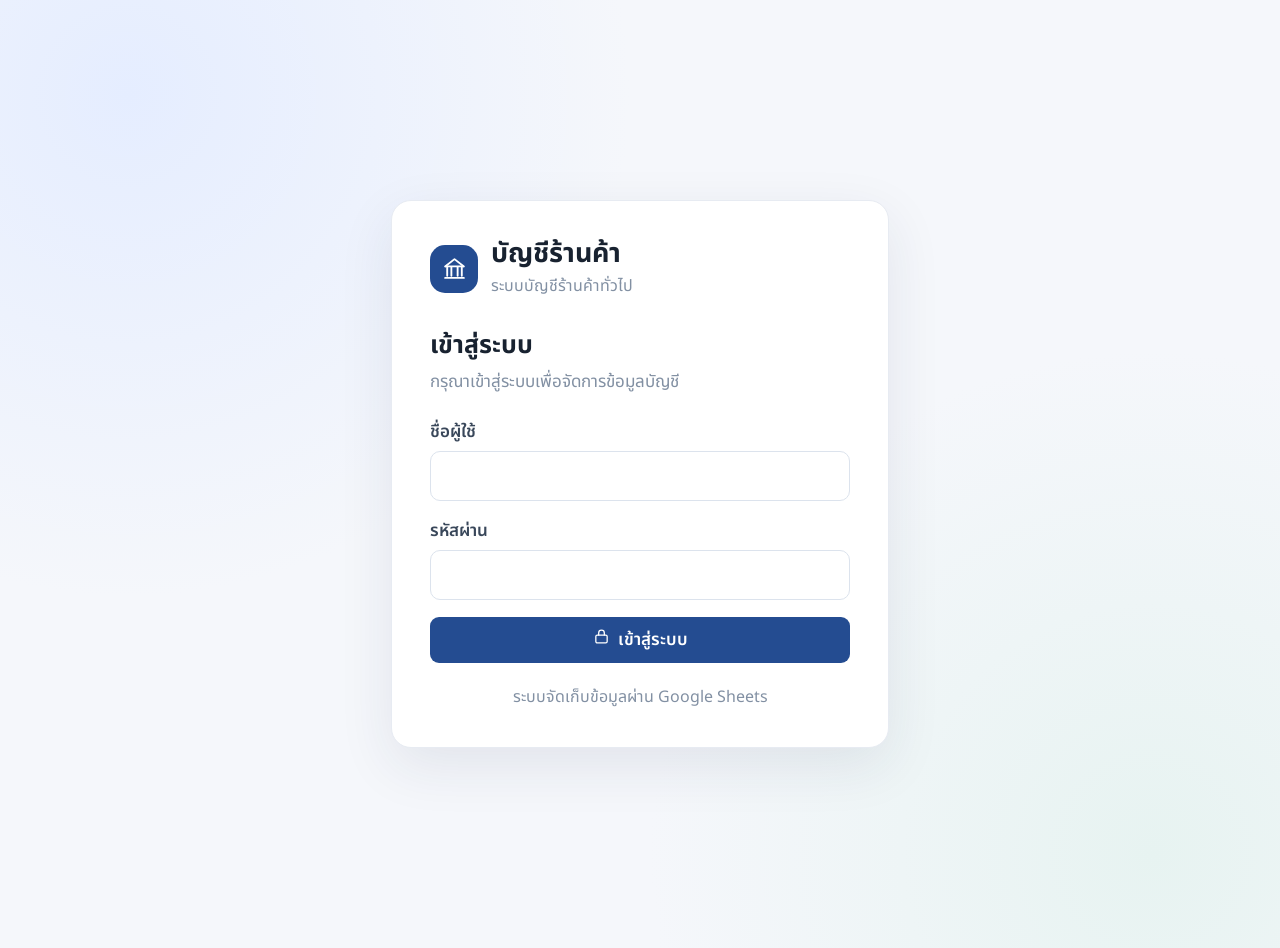
<file: index_disbursement_bluetooth.html>
<!DOCTYPE html>
<html lang="th">
<head>
  <base target="_top">
  <meta charset="UTF-8">
  <meta name="viewport" content="width=device-width, initial-scale=1">

  <title>ระบบบัญชีร้านค้าทั่วไป</title>

  <link rel="preconnect" href="https://fonts.googleapis.com">
  <link rel="preconnect" href="https://fonts.gstatic.com" crossorigin>
  <link href="https://fonts.googleapis.com/css2?family=Noto+Sans+Thai:wght@400;500;600;700&display=swap" rel="stylesheet">

  <style>
    *, body, body * {
      font-family: 'Noto Sans Thai', Tahoma, sans-serif !important;
    }

    body {
      margin: 0;
      background: #f5f7fb;
      color: #182230;
      font-size: 17px;
    }

    button,
    input,
    select,
    textarea {
      font: inherit;
    }

    button {
      cursor: pointer;
    }

    .hidden {
      display: none !important;
    }

    .login-screen {
      min-height: 100vh;
      display: flex;
      align-items: center;
      justify-content: center;
      padding: 24px;
      background:
        radial-gradient(circle at 10% 10%, #e5edff 0, transparent 35%),
        radial-gradient(circle at 90% 90%, #e7f3f1 0, transparent 35%),
        #f5f7fb;
    }

    .login-card {
      width: 100%;
      max-width: 420px;
      background: #fff;
      border: 1px solid #e7ebf2;
      border-radius: 20px;
      padding: 38px;
      box-shadow: 0 18px 55px rgba(28, 44, 75, .09);
    }

    .login-brand {
      display: flex;
      align-items: center;
      gap: 13px;
      margin-bottom: 28px;
    }

    .brand-icon {
      width: 48px;
      height: 48px;
      border-radius: 15px;
      background: #244c91;
      color: white;
      display: grid;
      place-items: center;
    }

    .brand-icon svg {
      width: 25px;
      height: 25px;
    }

    .login-title {
      font-size: 27px;
      font-weight: 700;
      line-height: 1.1;
    }

    .login-subtitle {
      color: #8290a3;
      font-size: 16px;
      margin-top: 5px;
    }

    .login-card h2 {
      font-size: 25px;
      margin: 0 0 5px;
    }

    .login-card .muted {
      color: #8290a3;
      margin: 0 0 24px;
    }

    .field {
      margin-bottom: 17px;
    }

    .field label {
      display: block;
      margin-bottom: 6px;
      font-weight: 600;
      color: #39475a;
    }

    .field input,
    .field select,
    .field textarea {
      width: 100%;
      box-sizing: border-box;
      border: 1px solid #dce3ed;
      background: #fff;
      border-radius: 10px;
      padding: 11px 13px;
      outline: none;
      color: #182230;
      transition: border-color .2s, box-shadow .2s;
    }

    .field input:focus,
    .field select:focus,
    .field textarea:focus {
      border-color: #4777c7;
      box-shadow: 0 0 0 3px rgba(71, 119, 199, .12);
    }

    .field textarea {
      min-height: 82px;
      resize: vertical;
    }

    .btn {
      display: inline-flex;
      align-items: center;
      justify-content: center;
      gap: 8px;
      border: 1px solid transparent;
      border-radius: 9px;
      padding: 9px 15px;
      font-size: 17px;
      font-weight: 600;
      transition: .18s ease;
      white-space: nowrap;
    }

    .btn svg {
      width: 17px;
      height: 17px;
      flex: 0 0 auto;
    }

    .btn-primary {
      background: #244c91;
      color: #fff;
    }

    .btn-primary:hover {
      background: #1d3e78;
      transform: translateY(-1px);
    }

    .btn-secondary {
      background: #fff;
      color: #34445b;
      border-color: #dce3ed;
    }

    .btn-secondary:hover {
      background: #f5f7fb;
    }

    .btn-danger {
      background: #fff1f1;
      color: #bd3d3d;
      border-color: #f5d4d4;
    }

    .btn-success {
      background: #eaf7ef;
      color: #237b4b;
      border-color: #d1eddd;
    }

    .btn-block {
      width: 100%;
    }

    .app-shell {
      display: flex;
      min-height: 100vh;
    }

    .sidebar {
      width: 252px;
      flex: 0 0 252px;
      background: #fff;
      border-right: 1px solid #e8edf4;
      display: flex;
      flex-direction: column;
      transition: transform .25s ease;
      z-index: 40;
    }

    .sidebar-brand {
      height: 76px;
      display: flex;
      align-items: center;
      padding: 0 20px;
      gap: 12px;
      border-bottom: 1px solid #edf0f5;
    }

    .sidebar-brand .brand-icon {
      width: 40px;
      height: 40px;
      border-radius: 12px;
    }

    .sidebar-brand-name {
      font-weight: 700;
      font-size: 19px;
      line-height: 1.1;
    }

    .sidebar-brand-caption {
      font-size: 14px;
      color: #8491a3;
    }

    .sidebar-nav {
      padding: 17px 12px;
      flex: 1;
      overflow-y: auto;
    }

    .nav-section {
      color: #9aa6b6;
      font-size: 14px;
      font-weight: 700;
      padding: 13px 12px 6px;
      letter-spacing: .2px;
    }

    .nav-item {
      width: 100%;
      display: flex;
      align-items: center;
      gap: 12px;
      border: 0;
      background: transparent;
      color: #5e6c80;
      padding: 10px 12px;
      border-radius: 9px;
      text-align: left;
      margin: 2px 0;
      font-size: 17px;
      transition: .18s;
    }

    .nav-item svg {
      width: 19px;
      height: 19px;
      stroke-width: 1.8;
      flex: 0 0 auto;
    }

    .nav-item:hover {
      background: #f4f7fc;
      color: #244c91;
    }

    .nav-item.active {
      background: #edf3ff;
      color: #244c91;
      font-weight: 700;
    }

    .sidebar-footer {
      padding: 15px;
      border-top: 1px solid #edf0f5;
    }

    .user-mini {
      display: flex;
      align-items: center;
      gap: 10px;
      padding: 7px;
    }

    .avatar {
      width: 36px;
      height: 36px;
      display: grid;
      place-items: center;
      border-radius: 50%;
      background: #eaf0fc;
      color: #244c91;
      font-weight: 700;
    }

    .user-mini-name {
      font-weight: 700;
      line-height: 1.1;
    }

    .user-mini-role {
      font-size: 14px;
      color: #8995a6;
    }

    .main-area {
      min-width: 0;
      flex: 1;
      display: flex;
      flex-direction: column;
    }

    .topbar {
      height: 76px;
      background: rgba(255,255,255,.95);
      border-bottom: 1px solid #e8edf4;
      display: flex;
      align-items: center;
      justify-content: space-between;
      padding: 0 28px;
      position: sticky;
      top: 0;
      z-index: 20;
      backdrop-filter: blur(10px);
    }

    .topbar-left,
    .topbar-right {
      display: flex;
      align-items: center;
      gap: 13px;
    }

    .topbar-title {
      font-size: 23px;
      font-weight: 700;
    }

    .topbar-date {
      color: #8995a6;
      font-size: 15px;
    }

    .icon-button {
      width: 38px;
      height: 38px;
      border: 1px solid #e5eaf1;
      border-radius: 9px;
      background: #fff;
      color: #617087;
      display: grid;
      place-items: center;
    }

    .icon-button svg {
      width: 18px;
      height: 18px;
    }

    .content {
      padding: 27px 30px 40px;
      width: 100%;
      max-width: 1500px;
      margin: 0 auto;
      box-sizing: border-box;
    }

    .page-heading {
      display: flex;
      justify-content: space-between;
      align-items: flex-start;
      gap: 15px;
      margin-bottom: 22px;
    }

    .page-heading h1 {
      font-size: 27px;
      margin: 0;
      line-height: 1.15;
    }

    .page-heading p {
      margin: 5px 0 0;
      color: #8793a5;
      font-size: 16px;
    }

    .page-actions {
      display: flex;
      gap: 8px;
      flex-wrap: wrap;
    }

    .stats-grid {
      display: grid;
      grid-template-columns: repeat(4, minmax(0, 1fr));
      gap: 15px;
      margin-bottom: 20px;
    }

    .stat-card {
      background: #fff;
      border: 1px solid #e8edf4;
      border-radius: 13px;
      padding: 18px;
      min-width: 0;
    }

    .stat-top {
      display: flex;
      align-items: center;
      justify-content: space-between;
      color: #7d8a9d;
      font-size: 16px;
    }

    .stat-icon {
      width: 35px;
      height: 35px;
      border-radius: 10px;
      display: grid;
      place-items: center;
      background: #edf3ff;
      color: #315fa9;
    }

    .stat-icon svg {
      width: 18px;
      height: 18px;
    }

    .stat-value {
      font-size: 29px;
      font-weight: 700;
      margin-top: 9px;
      line-height: 1.2;
      color: #1d2a3c;
      overflow-wrap: anywhere;
    }

    .stat-caption {
      color: #a0aaba;
      font-size: 14px;
      margin-top: 3px;
    }

    .dashboard-grid {
      display: grid;
      grid-template-columns: minmax(0, 1.55fr) minmax(280px, 1fr);
      gap: 18px;
    }

    .panel {
      background: #fff;
      border: 1px solid #e8edf4;
      border-radius: 13px;
      padding: 19px;
      min-width: 0;
      margin-bottom: 18px;
    }

    .panel-header {
      display: flex;
      justify-content: space-between;
      align-items: center;
      gap: 10px;
      margin-bottom: 15px;
    }

    .panel-title {
      font-size: 20px;
      font-weight: 700;
      margin: 0;
    }

    .panel-subtitle {
      color: #94a0b0;
      font-size: 14px;
    }

    .toolbar {
      display: flex;
      flex-wrap: wrap;
      align-items: center;
      gap: 9px;
      margin-bottom: 15px;
    }

    .toolbar input,
    .toolbar select {
      min-height: 39px;
      border: 1px solid #dfe5ee;
      background: #fff;
      border-radius: 9px;
      padding: 7px 11px;
      outline: none;
      color: #39475a;
    }

    .toolbar input:focus,
    .toolbar select:focus {
      border-color: #4777c7;
    }

    .toolbar .search-input {
      min-width: 210px;
      flex: 1;
    }

    .table-wrap {
      width: 100%;
      overflow-x: auto;
      border: 1px solid #edf0f5;
      border-radius: 10px;
    }

    table {
      width: 100%;
      border-collapse: collapse;
      font-size: 16px;
      white-space: nowrap;
    }

    thead {
      background: #f7f9fc;
    }

    th {
      font-weight: 700;
      color: #65748a;
      text-align: left;
      padding: 11px 13px;
      border-bottom: 1px solid #e9edf3;
    }

    td {
      padding: 10px 13px;
      border-bottom: 1px solid #f0f2f6;
      color: #3d4b5e;
    }

    tbody tr:hover {
      background: #fafbfd;
    }

    tbody tr:last-child td {
      border-bottom: 0;
    }

    .text-right {
      text-align: right;
    }

    .text-center {
      text-align: center;
    }

    .muted {
      color: #8995a6;
    }

    .badge {
      display: inline-flex;
      align-items: center;
      border-radius: 20px;
      padding: 3px 10px;
      font-size: 14px;
      font-weight: 600;
      background: #f0f3f8;
      color: #69778b;
    }

    .badge-success {
      background: #e9f7ef;
      color: #277a4c;
    }

    .badge-danger {
      background: #fff0f0;
      color: #b93b3b;
    }

    .badge-warning {
      background: #fff5df;
      color: #9c6c12;
    }

    .badge-info {
      background: #edf3ff;
      color: #315fa9;
    }

    .table-actions {
      display: flex;
      gap: 5px;
      justify-content: flex-end;
    }

    .table-action {
      width: 31px;
      height: 31px;
      display: grid;
      place-items: center;
      background: transparent;
      border: 1px solid transparent;
      border-radius: 7px;
      color: #738197;
    }

    .table-action:hover {
      background: #f0f4fa;
      color: #244c91;
    }

    .table-action.danger:hover {
      color: #b93b3b;
      background: #fff0f0;
    }

    .table-action svg {
      width: 16px;
      height: 16px;
    }

    .empty-state {
      text-align: center;
      padding: 42px 15px;
      color: #9aa6b6;
    }

    .empty-state svg {
      width: 34px;
      height: 34px;
      margin-bottom: 8px;
      stroke-width: 1.5;
    }

    .empty-state-title {
      color: #637187;
      font-size: 18px;
      font-weight: 700;
    }

    .empty-state p {
      margin: 3px 0 0;
      font-size: 15px;
    }

    .pagination {
      display: flex;
      align-items: center;
      justify-content: space-between;
      gap: 10px;
      padding-top: 13px;
      color: #8793a5;
      font-size: 15px;
    }

    .pagination-actions {
      display: flex;
      gap: 6px;
    }

    .pagination-actions button {
      border: 1px solid #e1e7ef;
      background: #fff;
      border-radius: 7px;
      padding: 5px 10px;
      color: #5e6c80;
    }

    .modal-backdrop {
      position: fixed;
      inset: 0;
      z-index: 100;
      background: rgba(20, 31, 48, .42);
      backdrop-filter: blur(3px);
      display: flex;
      align-items: center;
      justify-content: center;
      padding: 18px;
      animation: fadeIn .16s ease;
    }

    .modal {
      width: 100%;
      max-width: 650px;
      max-height: calc(100vh - 36px);
      overflow: auto;
      background: #fff;
      border-radius: 16px;
      box-shadow: 0 24px 80px rgba(14, 28, 51, .2);
      animation: modalIn .2s ease;
    }

    .modal-large {
      max-width: 900px;
    }

    .modal-header {
      display: flex;
      align-items: center;
      justify-content: space-between;
      padding: 19px 23px;
      border-bottom: 1px solid #edf0f5;
      position: sticky;
      top: 0;
      background: #fff;
      z-index: 2;
    }

    .modal-header h2 {
      margin: 0;
      font-size: 22px;
    }

    .modal-body {
      padding: 22px 23px;
    }

    .modal-footer {
      padding: 15px 23px;
      border-top: 1px solid #edf0f5;
      display: flex;
      justify-content: flex-end;
      gap: 9px;
      position: sticky;
      bottom: 0;
      background: #fff;
    }

    .form-grid {
      display: grid;
      grid-template-columns: repeat(2, minmax(0, 1fr));
      gap: 0 15px;
    }

    .form-grid .field.full {
      grid-column: 1 / -1;
    }

    .toast-container {
      position: fixed;
      right: 22px;
      top: 20px;
      z-index: 200;
      display: flex;
      flex-direction: column;
      gap: 9px;
      width: min(360px, calc(100vw - 40px));
    }

    .toast {
      background: #fff;
      border: 1px solid #e8edf4;
      border-left: 4px solid #4777c7;
      border-radius: 10px;
      padding: 13px 15px;
      box-shadow: 0 10px 35px rgba(25, 42, 70, .12);
      display: flex;
      gap: 10px;
      align-items: flex-start;
      animation: toastIn .2s ease;
    }

    .toast.success {
      border-left-color: #27945a;
    }

    .toast.error {
      border-left-color: #d34b4b;
    }

    .toast.warning {
      border-left-color: #d99a24;
    }

    .toast-icon svg {
      width: 19px;
      height: 19px;
    }

    .toast-message {
      color: #39475a;
      line-height: 1.3;
    }

    .loading-overlay {
      position: fixed;
      inset: 0;
      z-index: 150;
      display: flex;
      align-items: center;
      justify-content: center;
      background: rgba(247, 249, 252, .75);
      backdrop-filter: blur(2px);
    }

    .loading-card {
      display: flex;
      align-items: center;
      gap: 12px;
      background: #fff;
      border: 1px solid #e8edf4;
      border-radius: 12px;
      padding: 16px 21px;
      box-shadow: 0 10px 30px rgba(25, 42, 70, .08);
      color: #526176;
    }

    .spinner {
      width: 21px;
      height: 21px;
      border: 2px solid #dbe5f4;
      border-top-color: #315fa9;
      border-radius: 50%;
      animation: spin .7s linear infinite;
    }

    .notice {
      border: 1px solid #e3eaf6;
      background: #f4f7fc;
      color: #536b8d;
      border-radius: 10px;
      padding: 12px 14px;
      margin-bottom: 16px;
      font-size: 16px;
    }

    .notice.warning {
      border-color: #f1e2bd;
      background: #fff9e9;
      color: #8a681d;
    }

    .notice.error {
      border-color: #f1d4d4;
      background: #fff4f4;
      color: #a43c3c;
    }

    .summary-row {
      display: flex;
      align-items: center;
      justify-content: space-between;
      gap: 12px;
      border-bottom: 1px solid #edf0f5;
      padding: 11px 0;
    }

    .summary-row:last-child {
      border-bottom: 0;
    }

    .summary-label {
      color: #7b899c;
    }

    .summary-value {
      font-weight: 700;
      color: #25364d;
    }

    .report-total {
      background: #f7f9fc;
      font-weight: 700;
    }

    .journal-line {
      display: grid;
      grid-template-columns: 1.1fr 1fr .75fr .75fr 36px;
      gap: 7px;
      margin-bottom: 8px;
      align-items: center;
    }

    .journal-line input,
    .journal-line select {
      width: 100%;
      min-width: 0;
      box-sizing: border-box;
      padding: 8px;
      border: 1px solid #dce3ed;
      border-radius: 8px;
      outline: none;
    }

    .journal-total {
      display: flex;
      justify-content: flex-end;
      gap: 22px;
      padding: 12px 0;
      border-top: 1px solid #e9edf3;
      font-weight: 700;
    }

    .settings-section {
      max-width: 750px;
    }

    .settings-section h3 {
      font-size: 20px;
      margin: 0 0 16px;
    }

    .mobile-overlay {
      display: none;
    }

    @keyframes spin {
      to { transform: rotate(360deg); }
    }

    @keyframes fadeIn {
      from { opacity: 0; }
      to { opacity: 1; }
    }

    @keyframes modalIn {
      from { opacity: 0; transform: translateY(9px) scale(.99); }
      to { opacity: 1; transform: translateY(0) scale(1); }
    }

    @keyframes toastIn {
      from { opacity: 0; transform: translateX(12px); }
      to { opacity: 1; transform: translateX(0); }
    }

    @media (max-width: 1100px) {
      .stats-grid {
        grid-template-columns: repeat(2, minmax(0, 1fr));
      }

      .dashboard-grid {
        grid-template-columns: 1fr;
      }
    }

    @media (max-width: 760px) {
      .sidebar {
        position: fixed;
        inset: 0 auto 0 0;
        transform: translateX(-100%);
        box-shadow: 12px 0 35px rgba(20, 31, 48, .12);
      }

      .sidebar.open {
        transform: translateX(0);
      }

      .mobile-overlay.show {
        display: block;
        position: fixed;
        inset: 0;
        z-index: 30;
        background: rgba(20, 31, 48, .35);
      }

      .topbar {
        height: 64px;
        padding: 0 14px;
      }

      .content {
        padding: 20px 14px 30px;
      }

      .topbar-title {
        font-size: 20px;
      }

      .topbar-date {
        display: none;
      }

      .page-heading {
        flex-direction: column;
      }

      .stats-grid {
        gap: 10px;
      }

      .stat-card {
        padding: 13px;
      }

      .stat-value {
        font-size: 24px;
      }

      .form-grid {
        grid-template-columns: 1fr;
      }

      .form-grid .field.full {
        grid-column: auto;
      }

      .modal-backdrop {
        padding: 8px;
        align-items: flex-end;
      }

      .modal {
        max-height: 92vh;
        border-radius: 16px 16px 10px 10px;
      }

      .journal-line {
        grid-template-columns: 1fr 1fr;
        padding: 10px;
        border: 1px solid #edf0f5;
        border-radius: 9px;
      }

      .journal-line button {
        grid-column: 2;
        justify-self: end;
      }
    }

    @media (max-width: 420px) {
      .stats-grid {
        grid-template-columns: 1fr 1fr;
      }

      .stat-value {
        font-size: 21px;
      }

      .login-card {
        padding: 25px;
      }

      .page-actions {
        width: 100%;
      }

      .page-actions .btn {
        flex: 1;
      }
    }

    @media print {
      .sidebar,
      .topbar,
      .page-actions,
      .toolbar,
      .table-actions,
      .pagination,
      .no-print {
        display: none !important;
      }

      body,
      .main-area,
      .content {
        background: #fff !important;
        padding: 0 !important;
      }

      .panel,
      .stat-card {
        border: 0 !important;
        box-shadow: none !important;
      }

      table {
        white-space: normal;
      }

      body,
      table,
      th,
      td {
        font-family: 'Noto Sans Thai', Tahoma, sans-serif !important;
      }
    }
  </style>

  <?!= include('style'); ?>
</head>

<body>

  <div id="toastContainer" class="toast-container"></div>

  <div id="loadingOverlay" class="loading-overlay hidden">
    <div class="loading-card">
      <div class="spinner"></div>
      <span id="loadingText">กำลังดำเนินการ...</span>
    </div>
  </div>

  <section id="loginScreen" class="login-screen">
    <div class="login-card">

      <div class="login-brand">
        <div class="brand-icon" id="loginBrandIcon"></div>
        <div>
          <div class="login-title">บัญชีร้านค้า</div>
          <div class="login-subtitle">ระบบบัญชีร้านค้าทั่วไป</div>
        </div>
      </div>

      <h2>เข้าสู่ระบบ</h2>
      <p class="muted">กรุณาเข้าสู่ระบบเพื่อจัดการข้อมูลบัญชี</p>

      <form id="loginForm">
        <div class="field">
          <label for="loginUsername">ชื่อผู้ใช้</label>
          <input id="loginUsername" name="username"
                 autocomplete="username" required>
        </div>

        <div class="field">
          <label for="loginPassword">รหัสผ่าน</label>
          <input id="loginPassword" name="password"
                 type="password" autocomplete="current-password" required>
        </div>

        <button class="btn btn-primary btn-block" type="submit">
          <span id="loginButtonIcon"></span>
          เข้าสู่ระบบ
        </button>
      </form>

      <div class="login-subtitle" style="margin-top:22px;text-align:center">
        ระบบจัดเก็บข้อมูลผ่าน Google Sheets
      </div>
    </div>
  </section>

  <div id="appShell" class="app-shell hidden">

    <div id="mobileOverlay" class="mobile-overlay"
         onclick="toggleSidebar(false)"></div>

    <aside id="sidebar" class="sidebar">

      <div class="sidebar-brand">
        <div class="brand-icon" id="sidebarBrandIcon"></div>
        <div>
          <div class="sidebar-brand-name">บัญชีร้านค้า</div>
          <div class="sidebar-brand-caption">ระบบจัดการภายใน</div>
        </div>
      </div>

      <nav class="sidebar-nav">

        <div class="nav-section">ภาพรวม</div>

        <button class="nav-item active" data-page="dashboard">
          <span data-icon="dashboard"></span>
          <span>แดชบอร์ด</span>
        </button>

        <div class="nav-section">ข้อมูลหลัก</div>

        <button class="nav-item" data-page="products">
          <span data-icon="package"></span>
          <span>สินค้าและคลังสินค้า</span>
        </button>

        <button class="nav-item" data-page="customers">
          <span data-icon="users"></span>
          <span>ข้อมูลลูกค้า</span>
        </button>

        <button class="nav-item" data-page="suppliers">
          <span data-icon="truck"></span>
          <span>ข้อมูลผู้จำหน่าย</span>
        </button>

        <div class="nav-section">การเงิน</div>

        <button class="nav-item" data-page="transactions">
          <span data-icon="arrow-left-right"></span>
          <span>รายรับ - รายจ่าย</span>
        </button>

        <button class="nav-item" data-page="receipts">
          <span data-icon="receipt"></span>
          <span>บันทึกรับเงิน</span>
        </button>

        <button class="nav-item" data-page="payments">
          <span data-icon="wallet"></span>
          <span>บันทึกจ่ายเงิน</span>
        </button>

        <button class="nav-item" data-page="disbursements">
          <span data-icon="file"></span>
          <span>ใบสั่งจ่าย / ใบเบิกเงิน</span>
        </button>

        <button class="nav-item" data-page="journals">
          <span data-icon="book-open"></span>
          <span>สมุดรายวัน</span>
        </button>

        <div class="nav-section">รายงาน</div>

        <button class="nav-item" data-page="reports">
          <span data-icon="chart"></span>
          <span>รายงานทางบัญชี</span>
        </button>

        <div class="nav-section admin-only">ระบบ</div>

        <button class="nav-item admin-only" data-page="users">
          <span data-icon="user-cog"></span>
          <span>จัดการผู้ใช้งาน</span>
        </button>

        <button class="nav-item admin-only" data-page="audit">
          <span data-icon="history"></span>
          <span>ประวัติการใช้งาน</span>
        </button>

        <button class="nav-item admin-only" data-page="settings">
          <span data-icon="settings"></span>
          <span>ตั้งค่าระบบ</span>
        </button>

      </nav>

      <div class="sidebar-footer">
        <div class="user-mini">
          <div class="avatar" id="userAvatar">U</div>
          <div>
            <div class="user-mini-name" id="sidebarUserName">ผู้ใช้งาน</div>
            <div class="user-mini-role" id="sidebarUserRole">ผู้ใช้งาน</div>
          </div>
        </div>

        <button class="btn btn-secondary btn-block"
                style="margin-top:9px"
                onclick="openPasswordModal()">
          <span data-icon="key"></span>
          เปลี่ยนรหัสผ่าน
        </button>

        <button class="btn btn-secondary btn-block"
                style="margin-top:7px"
                onclick="logout()">
          <span data-icon="log-out"></span>
          ออกจากระบบ
        </button>
      </div>

    </aside>

    <main class="main-area">

      <header class="topbar">
        <div class="topbar-left">
          <button class="icon-button" onclick="toggleSidebar()"
                  aria-label="เปิดเมนู">
            <span data-icon="menu"></span>
          </button>
          <div>
            <div class="topbar-title" id="topbarTitle">แดชบอร์ด</div>
            <div class="topbar-date" id="topbarDate"></div>
          </div>
        </div>

        <div class="topbar-right">
          <button class="icon-button" onclick="refreshCurrentPage()"
                  title="รีเฟรชข้อมูล">
            <span data-icon="refresh"></span>
          </button>
        </div>
      </header>

      <section id="pageContent" class="content"></section>

    </main>
  </div>

  <div id="modalRoot"></div>

  <script>
    'use strict';

    const AppState = {
      token: null,
      user: null,
      settings: {},
      accounts: [],
      currentPage: 'dashboard',
      pageData: [],
      page: 1,
      pageSize: 100,
      search: '',
      report: null,
      loading: false
    };

    const PAGE_TITLES = {
      dashboard: 'แดชบอร์ด',
      products: 'สินค้าและคลังสินค้า',
      customers: 'ข้อมูลลูกค้า',
      suppliers: 'ข้อมูลผู้จำหน่าย',
      transactions: 'รายรับ - รายจ่าย',
      receipts: 'บันทึกรับเงิน',
      payments: 'บันทึกจ่ายเงิน',
      disbursements: 'ใบสั่งจ่าย / ใบเบิกเงิน',
      journals: 'สมุดรายวัน',
      reports: 'รายงานทางบัญชี',
      users: 'จัดการผู้ใช้งาน',
      audit: 'ประวัติการใช้งาน',
      settings: 'ตั้งค่าระบบ'
    };

    const ICONS = {
      dashboard: '<rect x="3" y="3" width="7" height="7" rx="1.5"/><rect x="14" y="3" width="7" height="7" rx="1.5"/><rect x="14" y="14" width="7" height="7" rx="1.5"/><rect x="3" y="14" width="7" height="7" rx="1.5"/>',
      package: '<path d="m12 3 9 5-9 5-9-5 9-5Z"/><path d="M3 8v8l9 5 9-5V8"/><path d="M12 13v8"/>',
      users: '<path d="M16 21v-2a4 4 0 0 0-4-4H6a4 4 0 0 0-4 4v2"/><circle cx="9" cy="7" r="4"/><path d="M22 21v-2a4 4 0 0 0-3-3.87"/><path d="M16 3.13a4 4 0 0 1 0 7.75"/>',
      truck: '<path d="M3 6h12v12H3z"/><path d="M15 10h4l3 3v5h-7z"/><circle cx="7.5" cy="19" r="1.5"/><circle cx="18.5" cy="19" r="1.5"/>',
      'arrow-left-right': '<path d="M17 3l4 4-4 4"/><path d="M3 7h18"/><path d="M7 21l-4-4 4-4"/><path d="M21 17H3"/>',
      receipt: '<path d="M4 3h16v18l-4-2-4 2-4-2-4 2V3Z"/><path d="M8 8h8M8 12h8M8 16h4"/>',
      wallet: '<rect x="3" y="5" width="18" height="15" rx="2"/><path d="M3 8h18"/><path d="M16 14h2"/>',
      'book-open': '<path d="M12 7v14"/><path d="M3 18V5a2 2 0 0 1 2-2h4a3 3 0 0 1 3 3 3 3 0 0 1 3-3h4a2 2 0 0 1 2 2v13"/><path d="M3 18h6a3 3 0 0 1 3 3 3 3 0 0 1 3-3h6"/>',
      chart: '<path d="M3 3v18h18"/><path d="m19 9-5 5-4-4-5 5"/><path d="M19 9h-5V4"/>',
      'user-cog': '<circle cx="9" cy="8" r="4"/><path d="M3 21v-2a6 6 0 0 1 12 0v2"/><path d="M19 8v4M17 10h4"/><path d="m18 16 1 1 2-2"/>',
      history: '<path d="M3 12a9 9 0 1 0 3-6.7L3 8"/><path d="M3 3v5h5"/><path d="M12 7v5l3 2"/>',
      settings: '<circle cx="12" cy="12" r="3"/><path d="m19.4 15 .1.1 1.4 1.1-1.4 2.4-1.7-.6a8 8 0 0 1-1.5.9l-.3 1.8h-2.8l-.3-1.8a8 8 0 0 1-1.5-.9l-1.7.6-1.4-2.4 1.4-1.1a7 7 0 0 1 0-1.8l-1.4-1.1 1.4-2.4 1.7.6a8 8 0 0 1 1.5-.9l.3-1.8h2.8l.3 1.8a8 8 0 0 1 1.5.9l1.7-.6 1.4 2.4-1.4 1.1a7 7 0 0 1 0 1.7Z"/>',
      key: '<circle cx="8" cy="15" r="4"/><path d="m11 12 9-9 2 2-3 3 2 2-3 3-2-2-3 3"/>',
      'log-out': '<path d="M10 17l5-5-5-5"/><path d="M15 12H3"/><path d="M12 3h7a2 2 0 0 1 2 2v14a2 2 0 0 1-2 2h-7"/>',
      menu: '<path d="M4 6h16M4 12h16M4 18h16"/>',
      refresh: '<path d="M20 7v5h-5"/><path d="M4 17v-5h5"/><path d="M5.6 9a7 7 0 0 1 11.6-2L20 12"/><path d="M18.4 15a7 7 0 0 1-11.6 2L4 12"/>',
      plus: '<path d="M12 5v14M5 12h14"/>',
      search: '<circle cx="11" cy="11" r="7"/><path d="m20 20-4-4"/>',
      edit: '<path d="M12 20h9"/><path d="M16.5 3.5a2.1 2.1 0 0 1 3 3L8 18l-4 1 1-4Z"/>',
      trash: '<path d="M3 6h18M8 6V4h8v2m3 0-1 15H6L5 6"/><path d="M10 11v6M14 11v6"/>',
      printer: '<path d="M6 9V3h12v6"/><path d="M6 18H4a2 2 0 0 1-2-2v-5a2 2 0 0 1 2-2h16a2 2 0 0 1 2 2v5a2 2 0 0 1-2 2h-2"/><path d="M6 14h12v7H6z"/>',
      close: '<path d="m18 6-12 12M6 6l12 12"/>',
      check: '<path d="m5 12 4 4L19 6"/>',
      alert: '<path d="M10.3 3.9 2.6 17.2A2 2 0 0 0 4.3 20h15.4a2 2 0 0 0 1.7-2.8L13.7 3.9a2 2 0 0 0-3.4 0Z"/><path d="M12 9v4M12 17h.01"/>',
      file: '<path d="M14 2H6a2 2 0 0 0-2 2v16a2 2 0 0 0 2 2h12a2 2 0 0 0 2-2V8Z"/><path d="M14 2v6h6M8 13h8M8 17h8"/>',
      calendar: '<rect x="3" y="5" width="18" height="16" rx="2"/><path d="M16 3v4M8 3v4M3 10h18"/>',
      bank: '<path d="m3 10 9-7 9 7"/><path d="M4 10h16M5 10v9M9 10v9M15 10v9M19 10v9M3 21h18"/>',
      box: '<path d="m12 3 9 5-9 5-9-5 9-5Z"/><path d="M3 8v8l9 5 9-5V8"/>',
      eye: '<path d="M2 12s3.5-7 10-7 10 7 10 7-3.5 7-10 7S2 12 2 12Z"/><circle cx="12" cy="12" r="3"/>',
      download: '<path d="M21 15v4a2 2 0 0 1-2 2H5a2 2 0 0 1-2-2v-4"/><path d="m7 10 5 5 5-5M12 15V3"/>',
      minus: '<path d="M5 12h14"/>',
      lock: '<rect x="4" y="10" width="16" height="11" rx="2"/><path d="M8 10V7a4 4 0 0 1 8 0v3"/>'
    };

    function icon(name, size = 20) {
      const content = ICONS[name] || ICONS.file;

      return `
        <svg width="${size}" height="${size}" viewBox="0 0 24 24"
             fill="none" stroke="currentColor" stroke-width="1.8"
             stroke-linecap="round" stroke-linejoin="round"
             aria-hidden="true">
          ${content}
        </svg>`;
    }

    function applyIcons() {
      document.querySelectorAll('[data-icon]').forEach(function(el) {
        el.innerHTML = icon(el.getAttribute('data-icon'));
      });

      document.getElementById('loginBrandIcon').innerHTML = icon('bank', 25);
      document.getElementById('sidebarBrandIcon').innerHTML = icon('bank', 23);
      document.getElementById('loginButtonIcon').innerHTML = icon('lock', 17);
    }

    function escapeHtml(value) {
      return String(value == null ? '' : value)
        .replace(/&/g, '&amp;')
        .replace(/</g, '&lt;')
        .replace(/>/g, '&gt;')
        .replace(/"/g, '&quot;')
        .replace(/'/g, '&#039;');
    }

    function money(value) {
      return Number(value || 0).toLocaleString('th-TH', {
        minimumFractionDigits: 2,
        maximumFractionDigits: 2
      });
    }

    function dateText(value) {
      if (!value) return '-';

      const d = new Date(value);

      if (isNaN(d.getTime())) {
        return escapeHtml(value);
      }

      return d.toLocaleDateString('th-TH', {
        day: '2-digit',
        month: 'short',
        year: 'numeric'
      });
    }

    function todayInput() {
      const d = new Date();
      const y = d.getFullYear();
      const m = String(d.getMonth() + 1).padStart(2, '0');
      const day = String(d.getDate()).padStart(2, '0');
      return `${y}-${m}-${day}`;
    }

    function firstDayInput() {
      const d = new Date();
      return `${d.getFullYear()}-${String(d.getMonth() + 1).padStart(2, '0')}-01`;
    }

    function showLoading(message = 'กำลังดำเนินการ...') {
      AppState.loading = true;
      document.getElementById('loadingText').textContent = message;
      document.getElementById('loadingOverlay').classList.remove('hidden');
    }

    function hideLoading() {
      AppState.loading = false;
      document.getElementById('loadingOverlay').classList.add('hidden');
    }

    function toast(message, type = 'success') {
      const root = document.getElementById('toastContainer');
      const el = document.createElement('div');
      el.className = `toast ${type}`;

      const iconName = type === 'error' ? 'alert' :
        type === 'warning' ? 'alert' : 'check';

      el.innerHTML = `
        <div class="toast-icon">${icon(iconName, 19)}</div>
        <div class="toast-message">${escapeHtml(message)}</div>
      `;

      root.appendChild(el);

      setTimeout(function() {
        el.style.opacity = '0';
        el.style.transform = 'translateX(10px)';
        setTimeout(() => el.remove(), 250);
      }, 3500);
    }

    function rpc(functionName, ...args) {
      return new Promise(function(resolve, reject) {
        if (!google || !google.script || !google.script.run) {
          reject(new Error('ไม่พบการเชื่อมต่อ Google Apps Script'));
          return;
        }

        google.script.run
          .withSuccessHandler(resolve)
          .withFailureHandler(function(error) {
            reject(new Error(error && error.message
              ? error.message
              : 'เกิดข้อผิดพลาดในการเชื่อมต่อ'));
          })[functionName](...args);
      });
    }

    async function callApi(functionName, ...args) {
      showLoading();

      try {
        const result = await rpc(functionName, ...args);

        if (result && result.success === false) {
          throw new Error(result.message || 'ไม่สามารถดำเนินการได้');
        }

        return result;
      } finally {
        hideLoading();
      }
    }

    async function login(event) {
      event.preventDefault();

      const username = document.getElementById('loginUsername').value.trim();
      const password = document.getElementById('loginPassword').value;

      try {
        showLoading('กำลังตรวจสอบข้อมูลเข้าสู่ระบบ...');

        const result = await rpc('apiLogin', username, password);

        hideLoading();

        if (!result || !result.success) {
          toast(result && result.message
            ? result.message
            : 'เข้าสู่ระบบไม่สำเร็จ', 'error');
          return;
        }

        AppState.token = result.token;
        AppState.user = result.user;

        await initializeApp();

      } catch (error) {
        hideLoading();
        toast(error.message, 'error');
      }
    }

    async function initializeApp() {
      try {
        showLoading('กำลังโหลดข้อมูลระบบ...');

        const result = await rpc('apiGetBootstrap', AppState.token);

        AppState.settings = result.settings || {};
        AppState.accounts = result.accounts || [];

        document.getElementById('loginScreen').classList.add('hidden');
        document.getElementById('appShell').classList.remove('hidden');

        document.getElementById('sidebarUserName').textContent =
          AppState.user.name || AppState.user.username;

        document.getElementById('sidebarUserRole').textContent =
          roleText(AppState.user.role);

        document.getElementById('userAvatar').textContent =
          (AppState.user.name || 'U').substring(0, 1);

        if (AppState.user.role !== 'Admin') {
          document.querySelectorAll('.admin-only').forEach(function(el) {
            el.classList.add('hidden');
          });
        }

        document.getElementById('topbarDate').textContent =
          new Date().toLocaleDateString('th-TH', {
            weekday: 'long',
            day: 'numeric',
            month: 'long',
            year: 'numeric'
          });

        await navigate('dashboard');

      } catch (error) {
        toast(error.message, 'error');
        document.getElementById('loginScreen').classList.remove('hidden');
        document.getElementById('appShell').classList.add('hidden');
      } finally {
        hideLoading();
      }
    }

    function roleText(role) {
      return {
        Admin: 'ผู้ดูแลระบบ',
        Staff: 'เจ้าหน้าที่',
        Viewer: 'ผู้ดูข้อมูล'
      }[role] || role || 'ผู้ใช้งาน';
    }

    async function logout() {
      const confirmed = await confirmDialog(
        'ออกจากระบบ',
        'คุณต้องการออกจากระบบใช่หรือไม่'
      );

      if (!confirmed) return;

      try {
        if (AppState.token) {
          await rpc('apiLogout', AppState.token);
        }
      } catch (e) {
        // ล้างสถานะฝั่งหน้าเว็บต่อ แม้คำขอออกจากระบบล้มเหลว
      }

      AppState.token = null;
      AppState.user = null;
      AppState.settings = {};
      AppState.accounts = [];

      document.getElementById('appShell').classList.add('hidden');
      document.getElementById('loginScreen').classList.remove('hidden');
      document.getElementById('loginPassword').value = '';
    }

    function toggleSidebar(force) {
      const sidebar = document.getElementById('sidebar');
      const overlay = document.getElementById('mobileOverlay');

      const open = typeof force === 'boolean'
        ? force
        : !sidebar.classList.contains('open');

      sidebar.classList.toggle('open', open);
      overlay.classList.toggle('show', open);
    }

    async function navigate(page) {
      if (!PAGE_TITLES[page]) return;

      AppState.currentPage = page;
      AppState.page = 1;
      AppState.search = '';

      document.querySelectorAll('.nav-item').forEach(function(button) {
        button.classList.toggle(
          'active',
          button.dataset.page === page
        );
      });

      document.getElementById('topbarTitle').textContent =
        PAGE_TITLES[page];

      toggleSidebar(false);

      await renderPage(page);
    }

    async function refreshCurrentPage() {
      await renderPage(AppState.currentPage);
      toast('โหลดข้อมูลล่าสุดแล้ว');
    }

    async function renderPage(page) {
      const root = document.getElementById('pageContent');

      root.innerHTML = `
        <div class="panel">
          <div class="loading-card">
            <div class="spinner"></div>
            กำลังโหลดข้อมูล...
          </div>
        </div>
      `;

      try {
        switch (page) {
          case 'dashboard':
            await renderDashboard();
            break;
          case 'products':
            await renderEntityPage('Products');
            break;
          case 'customers':
            await renderEntityPage('Customers');
            break;
          case 'suppliers':
            await renderEntityPage('Suppliers');
            break;
          case 'transactions':
            await renderEntityPage('Transactions');
            break;
          case 'receipts':
            await renderEntityPage('Receipts');
            break;
          case 'payments':
            await renderEntityPage('Payments');
            break;
          case 'disbursements':
            await renderDisbursements();
            break;
          case 'journals':
            await renderJournals();
            break;
          case 'reports':
            renderReports();
            break;
          case 'users':
            await renderUsers();
            break;
          case 'audit':
            await renderAudit();
            break;
          case 'settings':
            renderSettings();
            break;
        }
      } catch (error) {
        root.innerHTML = `
          <div class="notice error">
            ${icon('alert', 18)}
            ${escapeHtml(error.message)}
          </div>
        `;
        toast(error.message, 'error');
      }
    }

    function pageHeading(title, subtitle, action = '') {
      return `
        <div class="page-heading">
          <div>
            <h1>${title}</h1>
            <p>${subtitle}</p>
          </div>
          <div class="page-actions">${action}</div>
        </div>
      `;
    }

    function statCard(label, value, iconName, caption = '') {
      return `
        <div class="stat-card">
          <div class="stat-top">
            <span>${label}</span>
            <span class="stat-icon">${icon(iconName, 18)}</span>
          </div>
          <div class="stat-value">${value}</div>
          <div class="stat-caption">${caption}</div>
        </div>
      `;
    }

    async function renderDashboard() {
      const data = await callApi('apiGetDashboard', AppState.token, {
        startDate: firstDayInput(),
        endDate: todayInput()
      });

      const s = data.summary || {};

      document.getElementById('pageContent').innerHTML = `
        ${pageHeading(
          'ภาพรวมกิจการ',
          'สรุปข้อมูลจากรายการที่บันทึกในระบบ'
        )}

        <div class="stats-grid">
          ${statCard('รายรับในช่วงที่เลือก', money(s.income) + ' บาท', 'chart', 'จากรายการรายรับ')}
          ${statCard('รายจ่ายในช่วงที่เลือก', money(s.expense) + ' บาท', 'wallet', 'จากรายการรายจ่าย')}
          ${statCard('รายรับสุทธิ', money(s.net) + ' บาท', 'bank', 'รายรับหักรายจ่าย')}
          ${statCard('มูลค่าสินค้าคงเหลือ', money(s.stockValue) + ' บาท', 'package', 'คำนวณจากต้นทุนสินค้า')}
          ${statCard('จำนวนสินค้า', Number(s.productCount || 0).toLocaleString('th-TH'), 'box', 'รายการสินค้าที่ใช้งาน')}
          ${statCard('สินค้าใกล้หมด', Number(s.lowStockCount || 0).toLocaleString('th-TH'), 'alert', 'ตามจุดแจ้งเตือนที่กำหนด')}
          ${statCard('ลูกค้า', Number(s.customerCount || 0).toLocaleString('th-TH'), 'users', 'ข้อมูลลูกค้าที่ใช้งาน')}
          ${statCard('ผู้จำหน่าย', Number(s.supplierCount || 0).toLocaleString('th-TH'), 'truck', 'ข้อมูลผู้จำหน่ายที่ใช้งาน')}
        </div>

        <div class="dashboard-grid">
          <div class="panel">
            <div class="panel-header">
              <div>
                <div class="panel-title">รายการล่าสุด</div>
                <div class="panel-subtitle">รายการรายรับและรายจ่ายที่บันทึกไว้</div>
              </div>
              <button class="btn btn-secondary"
                      onclick="navigate('transactions')">ดูทั้งหมด</button>
            </div>
            ${renderTransactionTable(data.recentTransactions || [])}
          </div>

          <div class="panel">
            <div class="panel-header">
              <div>
                <div class="panel-title">สินค้าใกล้หมด</div>
                <div class="panel-subtitle">ตรวจสอบจำนวนสินค้าคงเหลือ</div>
              </div>
            </div>
            ${renderLowStock(data.lowStockProducts || [])}
          </div>
        </div>
      `;
    }

    function renderTransactionTable(rows) {
      if (!rows.length) {
        return emptyState('ยังไม่มีรายการรายรับรายจ่าย');
      }

      return `
        <div class="table-wrap">
          <table>
            <thead>
              <tr>
                <th>วันที่</th>
                <th>ประเภท</th>
                <th>รายละเอียด</th>
                <th class="text-right">จำนวนเงิน</th>
              </tr>
            </thead>
            <tbody>
              ${rows.map(function(r) {
                return `
                  <tr>
                    <td>${dateText(r.date)}</td>
                    <td>
                      <span class="badge ${r.type === 'Income' ? 'badge-success' : 'badge-warning'}">
                        ${r.type === 'Income' ? 'รายรับ' : 'รายจ่าย'}
                      </span>
                    </td>
                    <td>${escapeHtml(r.description || '-')}</td>
                    <td class="text-right">${money(r.amount)}</td>
                  </tr>
                `;
              }).join('')}
            </tbody>
          </table>
        </div>
      `;
    }

    function renderLowStock(rows) {
      if (!rows.length) {
        return emptyState('ไม่มีสินค้าใกล้หมด');
      }

      return `
        <div>
          ${rows.map(function(p) {
            return `
              <div class="summary-row">
                <div>
                  <div style="font-weight:700">${escapeHtml(p.name)}</div>
                  <div class="muted">${escapeHtml(p.code || '')}</div>
                </div>
                <div style="text-align:right">
                  <div class="summary-value">${Number(p.quantity || 0)} ${escapeHtml(p.unit || '')}</div>
                  <span class="badge badge-warning">ใกล้หมด</span>
                </div>
              </div>
            `;
          }).join('')}
        </div>
      `;
    }

    function emptyState(message, detail = 'ข้อมูลจะแสดงเมื่อมีรายการบันทึก') {
      return `
        <div class="empty-state">
          ${icon('file', 34)}
          <div class="empty-state-title">${escapeHtml(message)}</div>
          <p>${escapeHtml(detail)}</p>
        </div>
      `;
    }

    const ENTITY_CONFIG = {
      Products: {
        title: 'สินค้า',
        description: 'จัดการสินค้า ราคา และจำนวนคงเหลือ',
        fields: [
          ['code', 'รหัสสินค้า', 'text'],
          ['name', 'ชื่อสินค้า', 'text', true],
          ['category', 'หมวดหมู่', 'text'],
          ['unit', 'หน่วยนับ', 'text'],
          ['costPrice', 'ราคาทุน', 'number'],
          ['sellPrice', 'ราคาขาย', 'number'],
          ['quantity', 'จำนวนคงเหลือ', 'number'],
          ['minQuantity', 'จุดแจ้งเตือนสินค้าใกล้หมด', 'number']
        ],
        columns: [
          ['code', 'รหัสสินค้า'],
          ['name', 'ชื่อสินค้า'],
          ['category', 'หมวดหมู่'],
          ['quantity', 'คงเหลือ'],
          ['costPrice', 'ราคาทุน'],
          ['sellPrice', 'ราคาขาย'],
          ['status', 'สถานะ']
        ]
      },

      Customers: {
        title: 'ลูกค้า',
        description: 'ข้อมูลลูกค้าและช่องทางติดต่อ',
        fields: [
          ['code', 'รหัสลูกค้า', 'text'],
          ['name', 'ชื่อลูกค้า', 'text', true],
          ['phone', 'โทรศัพท์', 'text'],
          ['email', 'อีเมล', 'email'],
          ['taxId', 'เลขประจำตัวผู้เสียภาษี', 'text'],
          ['address', 'ที่อยู่', 'textarea'],
          ['note', 'หมายเหตุ', 'textarea']
        ],
        columns: [
          ['code', 'รหัสลูกค้า'],
          ['name', 'ชื่อลูกค้า'],
          ['phone', 'โทรศัพท์'],
          ['taxId', 'เลขผู้เสียภาษี'],
          ['status', 'สถานะ']
        ]
      },

      Suppliers: {
        title: 'ผู้จำหน่าย',
        description: 'ข้อมูลผู้จำหน่ายและคู่ค้าของร้าน',
        fields: [
          ['code', 'รหัสผู้จำหน่าย', 'text'],
          ['name', 'ชื่อผู้จำหน่าย', 'text', true],
          ['phone', 'โทรศัพท์', 'text'],
          ['email', 'อีเมล', 'email'],
          ['taxId', 'เลขประจำตัวผู้เสียภาษี', 'text'],
          ['address', 'ที่อยู่', 'textarea'],
          ['note', 'หมายเหตุ', 'textarea']
        ],
        columns: [
          ['code', 'รหัสผู้จำหน่าย'],
          ['name', 'ชื่อผู้จำหน่าย'],
          ['phone', 'โทรศัพท์'],
          ['taxId', 'เลขผู้เสียภาษี'],
          ['status', 'สถานะ']
        ]
      },

      Transactions: {
        title: 'รายรับ - รายจ่าย',
        description: 'บันทึกรายรับและรายจ่ายทั่วไป',
        fields: [
          ['date', 'วันที่', 'date', true],
          ['type', 'ประเภท', 'select', true, [
            ['Income', 'รายรับ'],
            ['Expense', 'รายจ่าย']
          ]],
          ['category', 'หมวดหมู่', 'text'],
          ['description', 'รายละเอียด', 'text', true],
          ['amount', 'จำนวนเงิน', 'number', true],
          ['paymentMethod', 'ช่องทางชำระเงิน', 'select', false, [
            ['Cash', 'เงินสด'],
            ['Bank', 'เงินโอน / ธนาคาร'],
            ['Other', 'อื่น ๆ']
          ]],
          ['reference', 'เลขอ้างอิง', 'text']
        ],
        columns: [
          ['documentNo', 'เลขที่เอกสาร'],
          ['date', 'วันที่'],
          ['type', 'ประเภท'],
          ['category', 'หมวดหมู่'],
          ['description', 'รายละเอียด'],
          ['amount', 'จำนวนเงิน'],
          ['status', 'สถานะ']
        ]
      },

      Receipts: {
        title: 'รับเงิน',
        description: 'บันทึกรายการรับเงิน',
        fields: [
          ['date', 'วันที่รับเงิน', 'date', true],
          ['customerId', 'รหัสลูกค้า', 'text'],
          ['description', 'รายละเอียด', 'text', true],
          ['amount', 'จำนวนเงิน', 'number', true],
          ['paymentMethod', 'ช่องทางรับเงิน', 'select', false, [
            ['Cash', 'เงินสด'],
            ['Bank', 'เงินโอน / ธนาคาร'],
            ['Other', 'อื่น ๆ']
          ]],
          ['reference', 'เลขอ้างอิง', 'text']
        ],
        columns: [
          ['documentNo', 'เลขที่ใบรับเงิน'],
          ['date', 'วันที่'],
          ['customerId', 'รหัสลูกค้า'],
          ['description', 'รายละเอียด'],
          ['amount', 'จำนวนเงิน'],
          ['status', 'สถานะ']
        ]
      },

      Payments: {
        title: 'จ่ายเงิน',
        description: 'บันทึกรายการจ่ายเงิน',
        fields: [
          ['date', 'วันที่จ่ายเงิน', 'date', true],
          ['supplierId', 'รหัสผู้จำหน่าย', 'text'],
          ['description', 'รายละเอียด', 'text', true],
          ['amount', 'จำนวนเงิน', 'number', true],
          ['paymentMethod', 'ช่องทางจ่ายเงิน', 'select', false, [
            ['Cash', 'เงินสด'],
            ['Bank', 'เงินโอน / ธนาคาร'],
            ['Other', 'อื่น ๆ']
          ]],
          ['reference', 'เลขอ้างอิง', 'text']
        ],
        columns: [
          ['documentNo', 'เลขที่ใบจ่ายเงิน'],
          ['date', 'วันที่'],
          ['supplierId', 'รหัสผู้จำหน่าย'],
          ['description', 'รายละเอียด'],
          ['amount', 'จำนวนเงิน'],
          ['status', 'สถานะ']
        ]
      }
    };

    async function renderEntityPage(entity) {
      const config = ENTITY_CONFIG[entity];

      const result = await callApi('apiList', AppState.token, entity, {
        page: AppState.page,
        pageSize: AppState.pageSize,
        search: AppState.search,
        status: 'Active'
      });

      AppState.pageData = result.data || [];

      const root = document.getElementById('pageContent');

      const action = `
        <button class="btn btn-primary" onclick="openEntityForm('${entity}')">
          ${icon('plus', 17)}
          เพิ่ม${config.title}
        </button>
      `;

      root.innerHTML = `
        ${pageHeading(config.title, config.description, action)}

        <div class="panel">
          <div class="toolbar">
            <input class="search-input"
                   id="entitySearch"
                   placeholder="ค้นหาข้อมูล..."
                   value="${escapeHtml(AppState.search)}"
                   onkeydown="if(event.key==='Enter') searchEntity('${entity}')">
            <button class="btn btn-secondary"
                    onclick="searchEntity('${entity}')">
              ${icon('search', 16)}
              ค้นหา
            </button>
            <button class="btn btn-secondary"
                    onclick="clearEntitySearch('${entity}')">ล้าง</button>
          </div>

          ${renderEntityTable(entity, AppState.pageData)}

          ${renderPagination(result.total || 0, result.page || 1,
            result.pageSize || AppState.pageSize, entity)}
        </div>
      `;
    }

    function renderEntityTable(entity, rows) {
      const config = ENTITY_CONFIG[entity];

      if (!rows.length) {
        return emptyState('ไม่พบข้อมูล', 'ลองเปลี่ยนคำค้นหาหรือเพิ่มรายการใหม่');
      }

      return `
        <div class="table-wrap">
          <table>
            <thead>
              <tr>
                ${config.columns.map(function(c) {
                  return `<th>${c[1]}</th>`;
                }).join('')}
                <th class="text-right">จัดการ</th>
              </tr>
            </thead>
            <tbody>
              ${rows.map(function(row) {
                return `
                  <tr>
                    ${config.columns.map(function(c) {
                      return `<td>${formatCell(c[0], row[c[0]])}</td>`;
                    }).join('')}
                    <td>
                      <div class="table-actions">
                        ${entity === 'Products'
                          ? `<button class="table-action" title="ปรับสต็อก"
                               onclick="openStockModal('${row.id}')">${icon('package', 16)}</button>`
                          : ''}
                        <button class="table-action" title="แก้ไข"
                                onclick="editEntity('${entity}','${row.id}')">
                          ${icon('edit', 16)}
                        </button>
                        <button class="table-action danger" title="ยกเลิก"
                                onclick="deleteEntity('${entity}','${row.id}')">
                          ${icon('trash', 16)}
                        </button>
                      </div>
                    </td>
                  </tr>
                `;
              }).join('')}
            </tbody>
          </table>
        </div>
      `;
    }

    function formatCell(key, value) {
      if (key === 'amount' || key === 'costPrice' || key === 'sellPrice') {
        return money(value);
      }

      if (key === 'date' || key === 'createdAt') {
        return dateText(value);
      }

      if (key === 'type') {
        return value === 'Income'
          ? '<span class="badge badge-success">รายรับ</span>'
          : '<span class="badge badge-warning">รายจ่าย</span>';
      }

      if (key === 'status') {
        if (value === 'Active') {
          return '<span class="badge badge-success">ใช้งาน</span>';
        }
        if (value === 'Deleted') {
          return '<span class="badge badge-danger">ยกเลิก</span>';
        }
        return `<span class="badge">${escapeHtml(value || '-')}</span>`;
      }

      return escapeHtml(value === '' || value == null ? '-' : value);
    }

    function renderPagination(total, page, pageSize, entity) {
      const pages = Math.max(1, Math.ceil(total / pageSize));

      return `
        <div class="pagination">
          <span>ทั้งหมด ${Number(total).toLocaleString('th-TH')} รายการ</span>
          <div class="pagination-actions">
            <button ${page <= 1 ? 'disabled' : ''}
                    onclick="changePage('${entity}',${page - 1})">ก่อนหน้า</button>
            <span style="padding:5px 7px">${page} / ${pages}</span>
            <button ${page >= pages ? 'disabled' : ''}
                    onclick="changePage('${entity}',${page + 1})">ถัดไป</button>
          </div>
        </div>
      `;
    }

    async function changePage(entity, page) {
      AppState.page = page;
      await renderEntityPage(entity);
    }

    async function searchEntity(entity) {
      AppState.search = document.getElementById('entitySearch').value.trim();
      AppState.page = 1;
      await renderEntityPage(entity);
    }

    async function clearEntitySearch(entity) {
      AppState.search = '';
      AppState.page = 1;
      await renderEntityPage(entity);
    }

    function openEntityForm(entity, record = null) {
      const config = ENTITY_CONFIG[entity];

      const fieldsHtml = config.fields.map(function(field) {
        const [key, label, type, required, options] = field;
        const value = record && record[key] != null ? record[key] : '';

        let input = '';

        if (type === 'textarea') {
          input = `
            <textarea id="form_${key}" name="${key}">${escapeHtml(value)}</textarea>
          `;
        } else if (type === 'select') {
          input = `
            <select id="form_${key}" name="${key}">
              <option value="">เลือก${label}</option>
              ${(options || []).map(function(option) {
                return `
                  <option value="${escapeHtml(option[0])}"
                    ${String(value) === String(option[0]) ? 'selected' : ''}>
                    ${escapeHtml(option[1])}
                  </option>
                `;
              }).join('')}
            </select>
          `;
        } else {
          input = `
            <input id="form_${key}" name="${key}"
                   type="${type}"
                   value="${escapeHtml(type === 'date' && !value ? todayInput() : value)}"
                   ${required ? 'required' : ''}
                   ${type === 'number' ? 'step="0.01" min="0"' : ''}>
          `;
        }

        return `
          <div class="field ${type === 'textarea' ? 'full' : ''}">
            <label for="form_${key}">${label}${required ? ' *' : ''}</label>
            ${input}
          </div>
        `;
      }).join('');

      openModal(
        record ? 'แก้ไข' + config.title : 'เพิ่ม' + config.title,
        `
          <form id="entityForm">
            <div class="form-grid">${fieldsHtml}</div>
            <input type="hidden" id="form_id" value="${escapeHtml(record ? record.id : '')}">
          </form>
        `,
        `
          <button class="btn btn-secondary" onclick="closeModal()">ยกเลิก</button>
          <button class="btn btn-primary" onclick="submitEntityForm('${entity}')">
            ${icon('check', 17)}
            บันทึกข้อมูล
          </button>
        `
      );
    }

    function editEntity(entity, id) {
      const record = AppState.pageData.find(function(r) {
        return String(r.id) === String(id);
      });

      if (!record) {
        toast('ไม่พบข้อมูลรายการที่ต้องการแก้ไข', 'error');
        return;
      }

      openEntityForm(entity, record);
    }

    async function submitEntityForm(entity) {
      const form = document.getElementById('entityForm');

      if (!form.reportValidity()) return;

      const payload = {};

      new FormData(form).forEach(function(value, key) {
        payload[key] = value;
      });

      const id = document.getElementById('form_id').value;

      if (id) payload.id = id;

      try {
        await callApi('apiSave', AppState.token, entity, payload);
        closeModal();
        toast('บันทึกข้อมูลเรียบร้อย');
        await renderEntityPage(entity);
      } catch (error) {
        toast(error.message, 'error');
      }
    }

    async function deleteEntity(entity, id) {
      const confirmed = await confirmDialog(
        'ยืนยันการยกเลิกรายการ',
        'รายการนี้จะถูกทำเครื่องหมายยกเลิก และไม่แสดงในรายการปกติ'
      );

      if (!confirmed) return;

      try {
        await callApi('apiDelete', AppState.token, entity, id);
        toast('ยกเลิกรายการเรียบร้อย');
        await renderEntityPage(entity);
      } catch (error) {
        toast(error.message, 'error');
      }
    }

    function openStockModal(productId) {
      const product = AppState.pageData.find(function(p) {
        return String(p.id) === String(productId);
      });

      if (!product) {
        toast('ไม่พบสินค้า', 'error');
        return;
      }

      openModal(
        'ปรับปรุงสต็อกสินค้า',
        `
          <div class="notice">
            สินค้า: <strong>${escapeHtml(product.name)}</strong><br>
            คงเหลือปัจจุบัน: <strong>${Number(product.quantity || 0)}</strong>
            ${escapeHtml(product.unit || '')}
          </div>

          <form id="stockForm">
            <div class="field">
              <label>ประเภทการเคลื่อนไหว</label>
              <select name="movementType" required>
                <option value="IN">รับสินค้าเข้า</option>
                <option value="OUT">เบิก / ตัดสินค้าออก</option>
                <option value="ADJUST">ปรับยอดคงเหลือเป็นจำนวนใหม่</option>
              </select>
            </div>

            <div class="field">
              <label>จำนวน</label>
              <input type="number" name="quantity" min="0.01"
                     step="0.01" required>
            </div>

            <div class="field">
              <label>ต้นทุนต่อหน่วย</label>
              <input type="number" name="unitCost" min="0"
                     step="0.01" value="${Number(product.costPrice || 0)}">
            </div>

            <div class="field">
              <label>วันที่</label>
              <input type="date" name="date" value="${todayInput()}" required>
            </div>

            <div class="field">
              <label>เลขอ้างอิง</label>
              <input name="reference">
            </div>

            <div class="field">
              <label>รายละเอียด</label>
              <textarea name="description"></textarea>
            </div>
          </form>
        `,
        `
          <button class="btn btn-secondary" onclick="closeModal()">ยกเลิก</button>
          <button class="btn btn-primary" onclick="submitStock('${productId}')">
            บันทึกการเคลื่อนไหว
          </button>
        `
      );
    }

    async function submitStock(productId) {
      const form = document.getElementById('stockForm');

      if (!form.reportValidity()) return;

      const payload = Object.fromEntries(new FormData(form).entries());
      payload.productId = productId;

      try {
        await callApi('apiStockMovement', AppState.token, payload);
        closeModal();
        toast('บันทึกการเคลื่อนไหวสินค้าแล้ว');
        await renderEntityPage('Products');
      } catch (error) {
        toast(error.message, 'error');
      }
    }

    async function renderJournals() {
      const result = await callApi('apiList', AppState.token, 'JournalEntries', {
        page: 1,
        pageSize: 300
      });

      const rows = result.data || [];

      document.getElementById('pageContent').innerHTML = `
        ${pageHeading(
          'สมุดรายวัน',
          'บันทึกรายการเดบิตและเครดิตที่ต้องสมดุล',
          `<button class="btn btn-primary" onclick="openJournalForm()">
            ${icon('plus', 17)} บันทึกสมุดรายวัน
          </button>`
        )}

        <div class="notice warning">
          สมุดรายวันจะตรวจสอบยอดเดบิตและเครดิตก่อนบันทึก
        </div>

        <div class="panel">
          ${rows.length ? `
            <div class="table-wrap">
              <table>
                <thead>
                  <tr>
                    <th>เลขที่เอกสาร</th>
                    <th>วันที่</th>
                    <th>รายละเอียด</th>
                    <th class="text-right">เดบิต</th>
                    <th class="text-right">เครดิต</th>
                    <th>สถานะ</th>
                    <th></th>
                  </tr>
                </thead>
                <tbody>
                  ${rows.map(function(r) {
                    return `
                      <tr>
                        <td>${escapeHtml(r.documentNo)}</td>
                        <td>${dateText(r.date)}</td>
                        <td>${escapeHtml(r.description || '-')}</td>
                        <td class="text-right">${money(r.debitTotal)}</td>
                        <td class="text-right">${money(r.creditTotal)}</td>
                        <td><span class="badge badge-success">ผ่านการบันทึก</span></td>
                        <td>
                          <button class="table-action"
                            onclick="viewJournal('${r.id}')"
                            title="ดูรายละเอียด">${icon('eye', 16)}</button>
                          <button class="table-action"
                            onclick="createDocument('journal','${r.id}')"
                            title="สร้างเอกสาร">${icon('file', 16)}</button>
                        </td>
                      </tr>
                    `;
                  }).join('')}
                </tbody>
              </table>
            </div>
          ` : emptyState('ยังไม่มีรายการสมุดรายวัน')}
        </div>
      `;
    }

    function openJournalForm() {
      if (!AppState.accounts.length) {
        toast('ไม่พบผังบัญชี กรุณาตรวจสอบการติดตั้งระบบ', 'error');
        return;
      }

      openModal(
        'บันทึกสมุดรายวัน',
        `
          <form id="journalForm">
            <div class="form-grid">
              <div class="field">
                <label>วันที่</label>
                <input type="date" name="date" value="${todayInput()}" required>
              </div>
              <div class="field">
                <label>เลขอ้างอิง</label>
                <input name="reference">
              </div>
              <div class="field full">
                <label>คำอธิบายรายการ</label>
                <input name="description" required>
              </div>
            </div>

            <div class="panel" style="padding:12px">
              <div class="panel-header">
                <div class="panel-title">รายละเอียดบัญชี</div>
                <button type="button" class="btn btn-secondary"
                        onclick="addJournalLine()">
                  ${icon('plus', 15)} เพิ่มบรรทัด
                </button>
              </div>

              <div class="journal-line" style="font-weight:700;color:#718096">
                <div>บัญชี</div>
                <div>คำอธิบาย</div>
                <div>เดบิต</div>
                <div>เครดิต</div>
                <div></div>
              </div>

              <div id="journalLines"></div>

              <div class="journal-total">
                <span>เดบิต: <strong id="journalDebitTotal">0.00</strong></span>
                <span>เครดิต: <strong id="journalCreditTotal">0.00</strong></span>
              </div>

              <div id="journalBalanceNotice" class="notice warning">
                กรุณากรอกรายการให้เดบิตเท่ากับเครดิต
              </div>
            </div>
          </form>
        `,
        `
          <button class="btn btn-secondary" onclick="closeModal()">ยกเลิก</button>
          <button class="btn btn-primary" onclick="submitJournal()">
            ${icon('check', 17)} ตรวจสอบและบันทึก
          </button>
        `,
        true
      );

      addJournalLine();
      addJournalLine();
    }

    function addJournalLine() {
      const root = document.getElementById('journalLines');
      if (!root) return;

      const row = document.createElement('div');
      row.className = 'journal-line';

      row.innerHTML = `
        <select class="journal-account" required>
          <option value="">เลือกบัญชี</option>
          ${AppState.accounts.map(function(a) {
            return `
              <option value="${escapeHtml(a.code)}"
                      data-name="${escapeHtml(a.name)}">
                ${escapeHtml(a.code)} - ${escapeHtml(a.name)}
              </option>
            `;
          }).join('')}
        </select>

        <input class="journal-description" placeholder="คำอธิบาย">

        <input class="journal-debit" type="number"
               min="0" step="0.01" value="0">

        <input class="journal-credit" type="number"
               min="0" step="0.01" value="0">

        <button type="button" class="table-action danger"
                onclick="this.closest('.journal-line').remove();calculateJournal()">
          ${icon('trash', 16)}
        </button>
      `;

      row.querySelectorAll('input,select').forEach(function(input) {
        input.addEventListener('input', calculateJournal);
        input.addEventListener('change', calculateJournal);
      });

      root.appendChild(row);
      calculateJournal();
    }

    function calculateJournal() {
      const root = document.getElementById('journalLines');
      if (!root) return;

      let debit = 0;
      let credit = 0;

      root.querySelectorAll('.journal-line').forEach(function(row) {
        debit += Number(row.querySelector('.journal-debit').value || 0);
        credit += Number(row.querySelector('.journal-credit').value || 0);
      });

      debit = Math.round(debit * 100) / 100;
      credit = Math.round(credit * 100) / 100;

      document.getElementById('journalDebitTotal').textContent = money(debit);
      document.getElementById('journalCreditTotal').textContent = money(credit);

      const notice = document.getElementById('journalBalanceNotice');

      if (debit > 0 && debit === credit) {
        notice.className = 'notice';
        notice.textContent = 'ยอดเดบิตและเครดิตสมดุล สามารถบันทึกได้';
      } else {
        notice.className = 'notice warning';
        notice.textContent = 'ยอดเดบิตและเครดิตยังไม่สมดุล';
      }
    }

    async function submitJournal() {
      const form = document.getElementById('journalForm');

      if (!form.reportValidity()) return;

      const rows = Array.from(
        document.querySelectorAll('#journalLines .journal-line')
      );

      const lines = rows.map(function(row) {
        const select = row.querySelector('.journal-account');
        const option = select.options[select.selectedIndex];

        return {
          accountCode: select.value,
          accountName: option ? option.dataset.name : '',
          description: row.querySelector('.journal-description').value,
          debit: Number(row.querySelector('.journal-debit').value || 0),
          credit: Number(row.querySelector('.journal-credit').value || 0)
        };
      });

      const payload = {
        date: form.elements.date.value,
        reference: form.elements.reference.value,
        description: form.elements.description.value,
        lines: lines
      };

      try {
        const result = await callApi(
          'apiCreateJournal',
          AppState.token,
          payload
        );

        closeModal();
        toast('บันทึกสมุดรายวัน ' + result.documentNo + ' เรียบร้อย');
        await renderJournals();

      } catch (error) {
        toast(error.message, 'error');
      }
    }

    async function viewJournal(id) {
      try {
        const result = await callApi('apiGetJournal', AppState.token, id);

        const entry = result.entry;
        const lines = result.lines || [];

        openModal(
          'รายละเอียดสมุดรายวัน',
          `
            <div class="summary-row">
              <span class="summary-label">เลขที่เอกสาร</span>
              <strong>${escapeHtml(entry.documentNo)}</strong>
            </div>
            <div class="summary-row">
              <span class="summary-label">วันที่</span>
              <strong>${dateText(entry.date)}</strong>
            </div>
            <div class="summary-row">
              <span class="summary-label">รายละเอียด</span>
              <strong>${escapeHtml(entry.description || '-')}</strong>
            </div>

            <div class="table-wrap" style="margin-top:15px">
              <table>
                <thead>
                  <tr>
                    <th>รหัสบัญชี</th>
                    <th>ชื่อบัญชี</th>
                    <th class="text-right">เดบิต</th>
                    <th class="text-right">เครดิต</th>
                  </tr>
                </thead>
                <tbody>
                  ${lines.map(function(line) {
                    return `
                      <tr>
                        <td>${escapeHtml(line.accountCode)}</td>
                        <td>${escapeHtml(line.accountName)}</td>
                        <td class="text-right">${money(line.debit)}</td>
                        <td class="text-right">${money(line.credit)}</td>
                      </tr>
                    `;
                  }).join('')}
                </tbody>
              </table>
            </div>

            <div class="journal-total">
              <span>เดบิต ${money(entry.debitTotal)}</span>
              <span>เครดิต ${money(entry.creditTotal)}</span>
            </div>
          `,
          `
            <button class="btn btn-secondary" onclick="closeModal()">ปิด</button>
            <button class="btn btn-primary"
              onclick="closeModal();createDocument('journal','${id}')">
              ${icon('file', 17)} สร้างเอกสาร
            </button>
          `
        );

      } catch (error) {
        toast(error.message, 'error');
      }
    }

    function generateReportPdf() {
      const report = AppState.report;
      if (!report) {
        toast('กรุณากดแสดงรายงานก่อนสร้าง PDF', 'warning');
        return;
      }

      const titles = {
        'income-expense': 'รายงานรายรับ - รายจ่าย',
        'trial-balance': 'งบทดลองจากสมุดรายวัน',
        'stock': 'รายงานสินค้าคงเหลือ',
        'transactions': 'รายงานรายการทั้งหมด'
      };
      const title = titles[report.reportType] || 'รายงาน';
      const asOf = new Date().toLocaleString('th-TH', {
        dateStyle: 'long', timeStyle: 'short'
      });
      const period = report.startDate && report.endDate
        ? `ระหว่างวันที่ ${escapeHtml(dateText(report.startDate))} ถึง ${escapeHtml(dateText(report.endDate))}`
        : '';
      const num = v => money(v == null ? 0 : v);
      const cell = v => escapeHtml(v == null || v === '' ? '-' : String(v));
      let headers = [];
      let rows = [];
      let summary = '';
      let note = '';

      if (report.reportType === 'income-expense') {
        headers = ['วันที่', 'ประเภท', 'รายละเอียด', 'จำนวนเงิน (บาท)'];
        rows = (report.rows || []).map(r => [dateText(r.date), r.type === 'Income' ? 'รายรับ' : 'รายจ่าย', r.description || '-', num(r.amount)]);
        summary = `<div class="summary"><div>รายรับรวม <b>${num(report.income)} บาท</b></div><div>รายจ่ายรวม <b>${num(report.expense)} บาท</b></div><div>ผลต่างสุทธิ <b>${num(report.net)} บาท</b></div></div>`;
      } else if (report.reportType === 'trial-balance') {
        headers = ['รหัสบัญชี', 'ชื่อบัญชี', 'ประเภท', 'เดบิต', 'เครดิต', 'ผลต่าง'];
        rows = (report.rows || []).map(r => [r.code, r.name, r.type, num(r.debit), num(r.credit), num(r.balance)]);
        rows.push(['', 'รวม', '', num(report.totalDebit), num(report.totalCredit), '']);
        note = 'หมายเหตุ: รายงานนี้คำนวณจากรายการสมุดรายวันที่บันทึกผ่านระบบเท่านั้น ไม่รวมรายการรับจ่ายที่ยังไม่ได้ผ่านการบันทึกบัญชี';
      } else if (report.reportType === 'stock') {
        headers = ['รหัส', 'สินค้า', 'จำนวน', 'หน่วย', 'ต้นทุนต่อหน่วย', 'มูลค่าคงเหลือ', 'สถานะ'];
        rows = (report.rows || []).map(r => [r.code, r.name, r.quantity, r.unit || '-', num(r.costPrice), num(r.stockValue), r.lowStock ? 'ใกล้หมด' : 'ปกติ']);
        summary = `<div class="summary">มูลค่าสินค้าคงเหลือรวม <b>${num(report.totalValue)} บาท</b></div>`;
      } else {
        headers = ['วันที่', 'ประเภท', 'รายละเอียด', 'จำนวนเงิน (บาท)'];
        rows = (report.rows || []).map(r => [dateText(r.date), r.type === 'Income' ? 'รายรับ' : 'รายจ่าย', r.description || '-', num(r.amount)]);
      }

      const table = `<table><thead><tr>${headers.map(h => `<th>${cell(h)}</th>`).join('')}</tr></thead><tbody>${rows.map(row => `<tr>${row.map((v,i) => `<td class="${i >= 3 ? 'numeric' : ''}">${cell(v)}</td>`).join('')}</tr>`).join('')}</tbody></table>`;
      const orgName = AppState.settings.businessName || AppState.settings.organizationName || AppState.settings.orgName || 'หน่วยงาน / องค์กร';
      const orgAddress = AppState.settings.businessAddress || '';
      const doc = `<!doctype html><html lang="th"><head><meta charset="utf-8"><meta name="viewport" content="width=device-width, initial-scale=1"><title>${cell(title)}</title><link rel="preconnect" href="https://fonts.googleapis.com"><link rel="preconnect" href="https://fonts.gstatic.com" crossorigin><link href="https://fonts.googleapis.com/css2?family=Noto+Sans+Thai:wght@400;500;600;700&display=swap" rel="stylesheet"><style>
        @page { size: A4 portrait; margin: 16mm 15mm 18mm; }
        *{box-sizing:border-box}
        html,body{margin:0;padding:0;background:#fff;color:#111}
        body{font-family:'Noto Sans Thai',Tahoma,sans-serif;font-size:11pt;line-height:1.55;font-weight:400;-webkit-print-color-adjust:exact;print-color-adjust:exact}
        .paper{width:100%;max-width:180mm;margin:0 auto}
        .doc-head{text-align:center;margin:0 0 10pt;padding-bottom:9pt;border-bottom:1.5pt solid #222}
        .org{font-size:16pt;font-weight:700;line-height:1.2}
        .org-address{font-size:10pt;margin-top:3pt;line-height:1.25}
        .heading{font-size:17pt;font-weight:700;margin-top:8pt;line-height:1.2}
        .period{font-size:11pt;margin-top:5pt}
        .doc-meta{display:flex;justify-content:flex-end;font-size:9.5pt;margin:8pt 0 12pt}
        .summary{border:1.2pt solid #333;padding:8pt 11pt;margin:10pt 0 13pt;display:flex;justify-content:space-between;gap:8pt;flex-wrap:wrap;font-size:10pt;line-height:1.5}
        table{width:100%;border-collapse:collapse;table-layout:auto;font-size:9.5pt;line-height:1.4}
        thead{display:table-header-group} tr{break-inside:avoid;page-break-inside:avoid}
        th,td{border:0.8pt solid #333;padding:6pt 7pt;vertical-align:middle}
        th{text-align:center;font-weight:700;background:#e9edf2 !important;color:#111}
        tbody tr:nth-child(even){background:#f7f8fa}
        tbody tr:last-child td{font-weight:700;border-top:1.5pt double #222}
        .numeric{text-align:right;white-space:nowrap;font-variant-numeric:tabular-nums}
        .note{font-size:9pt;margin-top:12pt;text-align:justify;line-height:1.3}
        .signatures{display:flex;justify-content:space-between;gap:10pt;margin-top:25pt;text-align:center;break-inside:avoid;page-break-inside:avoid;font-size:9.5pt}
        .sign{width:32%}.line{border-top:0;margin:20pt 4pt 5pt}
        @media screen{body{padding:12mm;max-width:210mm;margin:auto}.paper{max-width:180mm}}
        @media print{body{padding:0}.paper{max-width:none}thead{display:table-header-group}}
      </style></head><body><main class="paper"><header class="doc-head"><div class="org">${cell(orgName)}</div>${orgAddress ? `<div class="org-address">${cell(orgAddress)}</div>` : ''}<div class="heading">${cell(title)}</div><div class="period">${period}</div></header><div class="doc-meta">ข้อมูล ณ วันที่ ${cell(asOf)}</div>${summary}${table}${note ? `<div class="note">${cell(note)}</div>` : ''}<div class="signatures"><div class="sign"><div class="line"></div>ลงชื่อ................................................<br>ผู้จัดทำรายงาน</div><div class="sign"><div class="line"></div>ลงชื่อ................................................<br>ผู้ตรวจสอบ</div><div class="sign"><div class="line"></div>ลงชื่อ................................................<br>ผู้อนุมัติ</div></div></main><script>window.onload=async function(){try{if(document.fonts&&document.fonts.ready){await document.fonts.load('19pt \"TH Sarabun New\"');await document.fonts.load('19pt Sarabun');await document.fonts.load('19pt \"Noto Sans Thai\"');await document.fonts.ready;}}catch(e){}setTimeout(function(){window.focus();window.print()},700)};<\/script></body></html>`;
      const popup = window.open('', '_blank');
      if (!popup) {
        toast('เบราว์เซอร์บล็อกหน้าต่างเอกสาร กรุณาอนุญาตป๊อปอัปแล้วลองอีกครั้ง', 'error');
        return;
      }
      popup.document.open();
      popup.document.write(doc);
      popup.document.close();
    }


    let disbursementSerialPort = null;
    let disbursementPrinterWriter = null;

    async function connectDisbursementPrinter() {
      if (!('serial' in navigator)) {
        toast('Chrome นี้ยังไม่รองรับ Web Serial กรุณาอัปเดต Chrome หรือใช้แอปตัวกลาง ESC/POS', 'error');
        return;
      }
      try {
        disbursementSerialPort = await navigator.serial.requestPort();
        const baudRate = Number(document.getElementById('printerBaudRate')?.value || 9600);
        await disbursementSerialPort.open({ baudRate });
        disbursementPrinterWriter = disbursementSerialPort.writable.getWriter();
        const status = document.getElementById('printerConnectionStatus');
        if (status) status.textContent = 'เชื่อมต่อแล้ว • Serial ' + baudRate + ' bps';
        toast('เชื่อมต่อเครื่องพิมพ์แล้ว');
      } catch (e) {
        disbursementSerialPort = null;
        disbursementPrinterWriter = null;
        toast('เชื่อมต่อไม่สำเร็จ: ' + (e.message || e), 'error');
      }
    }

    async function disconnectDisbursementPrinter() {
      try {
        if (disbursementPrinterWriter) { disbursementPrinterWriter.releaseLock(); disbursementPrinterWriter = null; }
        if (disbursementSerialPort) { await disbursementSerialPort.close(); disbursementSerialPort = null; }
        const status = document.getElementById('printerConnectionStatus');
        if (status) status.textContent = 'ยังไม่เชื่อมต่อ';
        toast('ยกเลิกการเชื่อมต่อแล้ว');
      } catch (e) { toast('ปิดการเชื่อมต่อไม่สำเร็จ: ' + e.message, 'error'); }
    }

    function wrapReceiptText(ctx, text, maxWidth) {
      const out=[]; let line='';
      for (const ch of String(text ?? '')) {
        if (ch === '\n') { out.push(line); line=''; continue; }
        const test=line+ch;
        if (line && ctx.measureText(test).width>maxWidth) { out.push(line); line=ch; } else line=test;
      }
      if (line) out.push(line);
      return out;
    }

    function buildDisbursementRaster(receipt) {
      const width=576, margin=18, contentWidth=width-margin*2, lineHeight=34;
      const canvas=document.createElement('canvas');
      const ctx=canvas.getContext('2d');
      const rows=[];
      const add=(text,kind='normal',align='left')=>rows.push({text:String(text??''),kind,align});
      add(AppState.settings.businessName||'ชื่อกิจการ','title','center');
      add('ใบสั่งจ่าย / ใบเบิกเงิน','heading','center');
      add('--------------------------------','small','center');
      add('เลขที่: '+(receipt.documentNo||'-'));
      add('วันที่: '+(receipt.date||'-'));
      add('ผู้รับเงิน: '+(receipt.payee||'-'));
      add('วิธีจ่าย: '+(receipt.method||'-'));
      if(receipt.bankName) add('ธนาคาร/ช่องทาง: '+receipt.bankName);
      if(receipt.accountRef) add('เลขอ้างอิง: '+receipt.accountRef);
      add('วัตถุประสงค์: '+(receipt.purpose||'-'));
      if(receipt.note) add('หมายเหตุ: '+receipt.note);
      add('--------------------------------','small','center');
      add(Number(receipt.amount||0).toLocaleString('th-TH',{minimumFractionDigits:2,maximumFractionDigits:2})+' บาท','amount','center');
      add('สถานะ: '+(receipt.status||'-'));
      add(''); add('ลงชื่อ................................'); add('ผู้เบิกเงิน');
      add(''); add('ลงชื่อ................................'); add('ผู้อนุมัติ');
      add(''); add('ลงชื่อ................................'); add('ผู้รับเงิน');
      add(''); add('เอกสารควบคุมการจ่ายเงินภายในกิจการ','small','center');
      add('ไม่ใช่เช็คธนาคาร','small','center');
      ctx.font='24px "Noto Sans Thai", Tahoma, sans-serif';
      const measured=[];
      for(const row of rows){
        ctx.font=row.kind==='title'?'bold 30px "Noto Sans Thai", Tahoma, sans-serif':row.kind==='heading'?'bold 27px "Noto Sans Thai", Tahoma, sans-serif':row.kind==='amount'?'bold 32px "Noto Sans Thai", Tahoma, sans-serif':row.kind==='small'?'20px "Noto Sans Thai", Tahoma, sans-serif':'24px "Noto Sans Thai", Tahoma, sans-serif';
        const wrapped=wrapReceiptText(ctx,row.text,contentWidth);
        wrapped.forEach(t=>measured.push({...row,text:t,font:ctx.font}));
      }
      const height=Math.max(300,measured.length*lineHeight+28); canvas.width=width; canvas.height=height;
      const c=canvas.getContext('2d'); c.fillStyle='#fff'; c.fillRect(0,0,width,height); c.fillStyle='#000';
      let y=14;
      for(const row of measured){c.font=row.font;c.textBaseline='top';c.textAlign=row.align;c.fillText(row.text,row.align==='center'?width/2:margin,y,contentWidth);y+=lineHeight;}
      const rgba=c.getImageData(0,0,width,height).data;
      const bytesPerRow=Math.ceil(width/8), raster=new Uint8Array(bytesPerRow*height);
      for(let y0=0;y0<height;y0++) for(let x=0;x<width;x++){
        const i=(y0*width+x)*4;
        if(rgba[i]<180) raster[y0*bytesPerRow+(x>>3)]|=(0x80>>(x&7));
      }
      const header=Uint8Array.from([0x1d,0x76,0x30,0x00,bytesPerRow&255,(bytesPerRow>>8)&255,height&255,(height>>8)&255]);
      const init=Uint8Array.from([0x1b,0x40]);
      const feedCut=Uint8Array.from([0x1b,0x64,0x04,0x1d,0x56,0x00]);
      const out=new Uint8Array(init.length+header.length+raster.length+feedCut.length);
      let pos=0;out.set(init,pos);pos+=init.length;out.set(header,pos);pos+=header.length;out.set(raster,pos);pos+=raster.length;out.set(feedCut,pos);
      return out;
    }

    async function sendDisbursementToPrinter(receipt) {
      if (!disbursementPrinterWriter) throw new Error('กรุณาเชื่อมต่อเครื่องพิมพ์ก่อน');
      await document.fonts?.ready;
      const bytes=buildDisbursementRaster(receipt);
      // Chunk writes to avoid overflowing small printer Bluetooth buffers.
      for(let i=0;i<bytes.length;i+=1024) await disbursementPrinterWriter.write(bytes.slice(i,i+1024));
      toast('ส่งงานพิมพ์แล้ว โปรดตรวจสอบกระดาษจากเครื่องพิมพ์');
    }

    async function testDisbursementPrinter() {
      try { await sendDisbursementToPrinter({documentNo:'TEST-80MM',date:new Date().toLocaleDateString('th-TH'),payee:'ทดสอบเครื่องพิมพ์',purpose:'ทดสอบการเชื่อมต่อ Bluetooth และคำสั่ง ESC/POS',method:'ทดสอบ',amount:0,status:'ทดสอบ'}); }
      catch(e) { toast(e.message,'error'); }
    }

    async function renderDisbursements() {
      const res=await rpc('apiList',AppState.token,'Disbursements',{page:1,pageSize:500}); const rows=res.data||[];
      const fmt=n=>Number(n||0).toLocaleString('th-TH',{minimumFractionDigits:2,maximumFractionDigits:2});
      document.getElementById('pageContent').innerHTML=`
        <div class="page-heading"><div><h2>ใบสั่งจ่าย / ใบเบิกเงิน</h2><p>เอกสารควบคุมการเบิกและจ่ายเงินภายในกิจการ</p></div></div>
        <div class="panel"><h3>เครื่องพิมพ์ Bluetooth 80 mm</h3><div class="form-grid">
          <div class="field"><label>ความเร็วพอร์ต</label><select id="printerBaudRate"><option value="9600">9600 bps (ค่าทั่วไป)</option><option value="19200">19200 bps</option><option value="38400">38400 bps</option><option value="57600">57600 bps</option><option value="115200">115200 bps</option></select></div>
          <div class="field"><label>สถานะ</label><div id="printerConnectionStatus">ยังไม่เชื่อมต่อ</div></div>
        </div><div class="page-actions"><button class="btn btn-primary" onclick="connectDisbursementPrinter()">เชื่อมต่อเครื่องพิมพ์</button><button class="btn btn-secondary" onclick="testDisbursementPrinter()">ทดสอบพิมพ์และตัดกระดาษ</button><button class="btn btn-secondary" onclick="disconnectDisbursementPrinter()">ยกเลิกการเชื่อมต่อ</button></div><p class="small muted">ต้องเปิดผ่าน HTTPS และ Chrome รุ่นที่รองรับ Web Serial over Bluetooth RFCOMM; ถ้าไม่พบพอร์ตหรือเครื่องพิมพ์ไม่ตอบสนอง ให้ใช้แอปตัวกลาง ESC/POS</p></div>
        <div class="panel"><h3>จัดทำใบสั่งจ่ายใหม่</h3><div class="form-grid">
        <div class="field"><label>วันที่</label><input id="disDate" type="date" value="${todayInput()}"></div>
        <div class="field"><label>ผู้รับเงิน / พนักงาน</label><input id="disPayee" required></div>
        <div class="field"><label>จำนวนเงิน (บาท)</label><input id="disAmount" type="number" min="0.01" step="0.01"></div>
        <div class="field"><label>วิธีจ่าย</label><select id="disMethod"><option>เงินสด</option><option>ธนาคาร</option></select></div>
        <div class="field"><label>ธนาคาร / ช่องทาง (ถ้ามี)</label><input id="disBank"></div>
        <div class="field"><label>เลขอ้างอิงบัญชี/รายการ</label><input id="disRef"></div>
        <div class="field" style="grid-column:1/-1"><label>วัตถุประสงค์การเบิก</label><textarea id="disPurpose"></textarea></div>
        <div class="field" style="grid-column:1/-1"><label>หมายเหตุ</label><textarea id="disNote"></textarea></div></div>
        <button class="btn btn-primary" onclick="submitDisbursement()">บันทึกใบสั่งจ่าย</button></div>
        <div class="panel"><h3>ทะเบียนใบสั่งจ่าย</h3><div class="table-wrap"><table><thead><tr><th>เลขที่</th><th>วันที่</th><th>ผู้รับเงิน</th><th>วัตถุประสงค์</th><th class="text-right">จำนวนเงิน</th><th>วิธีจ่าย</th><th>สถานะ</th><th>ดำเนินการ</th></tr></thead><tbody>
        ${rows.map(r=>`<tr><td>${escapeHtml(r.documentNo)}</td><td>${escapeHtml(dateText(r.date))}</td><td>${escapeHtml(r.payee)}</td><td>${escapeHtml(r.purpose)}</td><td class="text-right">${fmt(r.amount)}</td><td>${escapeHtml(r.method)}</td><td>${escapeHtml(r.status)}</td><td><button class="btn btn-secondary" onclick="printDisbursement('${r.id}')">พิมพ์ 80mm</button> ${r.status==='รออนุมัติ'&&AppState.user.role==='Admin'?`<button class="btn btn-secondary" onclick="changeDisbursement('${r.id}','approve')">อนุมัติ</button>`:''} ${r.status==='อนุมัติแล้ว'&&AppState.user.role==='Admin'?`<button class="btn btn-primary" onclick="changeDisbursement('${r.id}','paid')">บันทึกจ่าย</button>`:''} ${r.status!=='จ่ายแล้ว'&&r.status!=='ยกเลิก'&&AppState.user.role==='Admin'?`<button class="btn btn-secondary" onclick="changeDisbursement('${r.id}','cancel')">ยกเลิก</button>`:''}</td></tr>`).join('')||'<tr><td colspan="8">ยังไม่มีใบสั่งจ่าย</td></tr>'}
        </tbody></table></div></div>`;
    }
    async function submitDisbursement(){try{const payload={date:document.getElementById('disDate').value,payee:document.getElementById('disPayee').value,amount:document.getElementById('disAmount').value,method:document.getElementById('disMethod').value,bankName:document.getElementById('disBank').value,accountRef:document.getElementById('disRef').value,purpose:document.getElementById('disPurpose').value,note:document.getElementById('disNote').value};const r=await rpc('apiCreateDisbursement',AppState.token,payload);toast('บันทึก '+r.documentNo+' แล้ว');await renderDisbursements();}catch(e){toast(e.message,'error');}}
    async function changeDisbursement(id,action){try{await rpc('apiUpdateDisbursementStatus',AppState.token,id,action);toast('ปรับสถานะเรียบร้อย');await renderDisbursements();}catch(e){toast(e.message,'error');}}
    async function printDisbursement(id){
      try {
        const res=await rpc('apiList',AppState.token,'Disbursements',{page:1,pageSize:500});
        const r=(res.data||[]).find(x=>x.id===id); if(!r) throw new Error('ไม่พบใบสั่งจ่าย');
        if(disbursementPrinterWriter){
          await sendDisbursementToPrinter(r);
          return;
        }
        const org=AppState.settings.businessName||'ชื่อกิจการ';
        const esc=s=>String(s||'-').replace(/[&<>"']/g,c=>({'&':'&amp;','<':'&lt;','>':'&gt;','"':'&quot;',"'":'&#39;'}[c]));
        const w=window.open('','_blank');
        if(!w){toast('กรุณาอนุญาตป๊อปอัป หรือเชื่อมต่อเครื่องพิมพ์โดยตรงก่อน','error');return;}
        w.document.write(`<!doctype html><html lang="th"><meta charset="utf-8"><style>@page{size:80mm auto;margin:3mm}*{box-sizing:border-box}body{width:74mm;margin:0 auto;font:12px 'Noto Sans Thai',sans-serif;color:#111}h3{text-align:center;font-size:15px;margin:4px 0}p{margin:4px 0;overflow-wrap:anywhere}.rule{border-top:1px dashed #222;margin:7px 0}.amount{text-align:center;font-size:17px;font-weight:bold;margin:10px 0}.sign{margin-top:16px;text-align:center}.small{text-align:center;font-size:10px}</style><body><h3>${esc(org)}</h3><h3>ใบสั่งจ่าย / ใบเบิกเงิน</h3><p>เลขที่: ${esc(r.documentNo)}</p><p>วันที่: ${esc(r.date)}</p><div class="rule"></div><p>ผู้รับเงิน: ${esc(r.payee)}</p><p>วัตถุประสงค์: ${esc(r.purpose)}</p><p>วิธีจ่าย: ${esc(r.method)}</p>${r.bankName?`<p>ธนาคาร/ช่องทาง: ${esc(r.bankName)}</p>`:''}${r.accountRef?`<p>เลขอ้างอิง: ${esc(r.accountRef)}</p>`:''}<div class="rule"></div><div class="amount">${Number(r.amount).toLocaleString('th-TH',{minimumFractionDigits:2})} บาท</div><p>สถานะ: ${esc(r.status)}</p><div class="rule"></div><div class="sign">ลงชื่อ......................................<br>ผู้เบิกเงิน</div><div class="sign">ลงชื่อ......................................<br>ผู้อนุมัติ</div><div class="sign">ลงชื่อ......................................<br>ผู้รับเงิน</div><div class="rule"></div><p class="small">เอกสารควบคุมการจ่ายเงินภายในกิจการ<br>ไม่ใช่เช็คธนาคารหรือเอกสารสั่งจ่ายที่ธนาคารรับรอง</p><script>window.onload=()=>{window.focus();window.print()}<\/script></body></html>`);
        w.document.close();
      } catch(e){toast(e.message,'error');}
    }

    function renderReports() {
      document.getElementById('pageContent').innerHTML = `
        ${pageHeading('รายงานทางบัญชี', 'เลือกประเภทรายงานและช่วงเวลาที่ต้องการ')}

        <div class="panel">
          <div class="form-grid">
            <div class="field">
              <label>ประเภทรายงาน</label>
              <select id="reportType">
                <option value="income-expense">รายงานรายรับ - รายจ่าย</option>
                <option value="trial-balance">งบทดลองจากสมุดรายวัน</option>
                <option value="stock">รายงานสินค้าคงเหลือ</option>
                <option value="transactions">รายงานรายการทั้งหมด</option>
              </select>
            </div>

            <div class="field">
              <label>วันที่เริ่มต้น</label>
              <input type="date" id="reportStart" value="${firstDayInput()}">
            </div>

            <div class="field">
              <label>วันที่สิ้นสุด</label>
              <input type="date" id="reportEnd" value="${todayInput()}">
            </div>
          </div>

          <div class="page-actions">
            <button class="btn btn-primary" onclick="loadReport()">
              ${icon('chart', 17)} แสดงรายงาน
            </button>
            <button class="btn btn-secondary" onclick="generateReportPdf()">
              ${icon('printer', 17)} พิมพ์รายงาน
            </button>
          </div>
        </div>

        <div id="reportResult"></div>
      `;
    }

    async function loadReport() {
      const type = document.getElementById('reportType').value;
      const startDate = document.getElementById('reportStart').value;
      const endDate = document.getElementById('reportEnd').value;

      if (startDate && endDate && startDate > endDate) {
        toast('วันที่เริ่มต้นต้องไม่มากกว่าวันที่สิ้นสุด', 'error');
        return;
      }

      try {
        const result = await callApi('apiGetReport', AppState.token, type, {
          startDate: startDate,
          endDate: endDate
        });

        AppState.report = result;
        renderReportResult(result);

      } catch (error) {
        toast(error.message, 'error');
      }
    }

    function renderReportResult(result) {
      const root = document.getElementById('reportResult');

      if (result.reportType === 'income-expense') {
        root.innerHTML = `
          <div class="stats-grid">
            ${statCard('รายรับ', money(result.income) + ' บาท', 'chart')}
            ${statCard('รายจ่าย', money(result.expense) + ' บาท', 'wallet')}
            ${statCard('สุทธิ', money(result.net) + ' บาท', 'bank')}
          </div>

          <div class="panel">
            <div class="panel-title">สรุปรายรับ - รายจ่าย</div>
            <div class="summary-row">
              <span class="summary-label">รายรับรวม</span>
              <span class="summary-value">${money(result.income)} บาท</span>
            </div>
            <div class="summary-row">
              <span class="summary-label">รายจ่ายรวม</span>
              <span class="summary-value">${money(result.expense)} บาท</span>
            </div>
            <div class="summary-row">
              <span class="summary-label">ผลต่าง</span>
              <span class="summary-value">${money(result.net)} บาท</span>
            </div>
            ${renderTransactionTable(result.rows || [])}
          </div>
        `;
        return;
      }

      if (result.reportType === 'trial-balance') {
        root.innerHTML = `
          <div class="panel">
            <div class="panel-header">
              <div class="panel-title">งบทดลองจากสมุดรายวัน</div>
              <button class="btn btn-secondary" onclick="generateReportPdf()">
                ${icon('printer', 16)} พิมพ์
              </button>
            </div>

            <div class="notice warning">
              รายงานนี้คำนวณจากรายการสมุดรายวันที่บันทึกผ่านระบบเท่านั้น
              ไม่รวมรายการรับจ่ายที่ยังไม่ได้ผ่านการบันทึกบัญชี
            </div>

            <div class="table-wrap">
              <table>
                <thead>
                  <tr>
                    <th>รหัสบัญชี</th>
                    <th>ชื่อบัญชี</th>
                    <th>ประเภท</th>
                    <th class="text-right">เดบิต</th>
                    <th class="text-right">เครดิต</th>
                    <th class="text-right">ผลต่าง</th>
                  </tr>
                </thead>
                <tbody>
                  ${(result.rows || []).map(function(r) {
                    return `
                      <tr>
                        <td>${escapeHtml(r.code)}</td>
                        <td>${escapeHtml(r.name)}</td>
                        <td>${escapeHtml(r.type)}</td>
                        <td class="text-right">${money(r.debit)}</td>
                        <td class="text-right">${money(r.credit)}</td>
                        <td class="text-right">${money(r.balance)}</td>
                      </tr>
                    `;
                  }).join('')}
                  <tr class="report-total">
                    <td colspan="3">รวม</td>
                    <td class="text-right">${money(result.totalDebit)}</td>
                    <td class="text-right">${money(result.totalCredit)}</td>
                    <td></td>
                  </tr>
                </tbody>
              </table>
            </div>
          </div>
        `;
        return;
      }

      if (result.reportType === 'stock') {
        root.innerHTML = `
          <div class="panel">
            <div class="panel-header">
              <div class="panel-title">รายงานสินค้าคงเหลือ</div>
              <strong>มูลค่ารวม ${money(result.totalValue)} บาท</strong>
            </div>
            <div class="table-wrap">
              <table>
                <thead>
                  <tr>
                    <th>รหัส</th>
                    <th>สินค้า</th>
                    <th>จำนวน</th>
                    <th>หน่วย</th>
                    <th class="text-right">ต้นทุนต่อหน่วย</th>
                    <th class="text-right">มูลค่าคงเหลือ</th>
                    <th>สถานะ</th>
                  </tr>
                </thead>
                <tbody>
                  ${(result.rows || []).map(function(r) {
                    return `
                      <tr>
                        <td>${escapeHtml(r.code)}</td>
                        <td>${escapeHtml(r.name)}</td>
                        <td>${r.quantity}</td>
                        <td>${escapeHtml(r.unit || '')}</td>
                        <td class="text-right">${money(r.costPrice)}</td>
                        <td class="text-right">${money(r.stockValue)}</td>
                        <td>${r.lowStock
                          ? '<span class="badge badge-warning">ใกล้หมด</span>'
                          : '<span class="badge badge-success">ปกติ</span>'}</td>
                      </tr>
                    `;
                  }).join('')}
                </tbody>
              </table>
            </div>
          </div>
        `;
        return;
      }

      if (result.reportType === 'transactions') {
        root.innerHTML = `
          <div class="panel">
            <div class="panel-title">รายการธุรกรรม</div>
            ${renderTransactionTable(result.rows || [])}
          </div>
        `;
      }
    }

    async function renderUsers() {
      if (AppState.user.role !== 'Admin') {
        throw new Error('ไม่มีสิทธิ์เข้าถึงเมนูนี้');
      }

      const result = await callApi('apiListUsers', AppState.token);
      const users = result.data || [];

      document.getElementById('pageContent').innerHTML = `
        ${pageHeading(
          'จัดการผู้ใช้งาน',
          'กำหนดบัญชีและสิทธิ์การเข้าถึงระบบ',
          `<button class="btn btn-primary" onclick="openUserForm()">
            ${icon('plus', 17)} เพิ่มผู้ใช้งาน
          </button>`
        )}

        <div class="panel">
          <div class="table-wrap">
            <table>
              <thead>
                <tr>
                  <th>ชื่อผู้ใช้</th>
                  <th>ชื่อแสดงผล</th>
                  <th>สิทธิ์</th>
                  <th>สถานะ</th>
                  <th>เข้าสู่ระบบล่าสุด</th>
                  <th class="text-right">จัดการ</th>
                </tr>
              </thead>
              <tbody>
                ${users.map(function(u) {
                  return `
                    <tr>
                      <td>${escapeHtml(u.username)}</td>
                      <td>${escapeHtml(u.name)}</td>
                      <td>${roleText(u.role)}</td>
                      <td>${u.status === 'Active'
                        ? '<span class="badge badge-success">ใช้งาน</span>'
                        : '<span class="badge badge-danger">ปิดใช้งาน</span>'}</td>
                      <td>${u.lastLogin ? dateText(u.lastLogin) : '-'}</td>
                      <td class="text-right">
                        ${u.id !== AppState.user.id ? `
                          <button class="btn btn-secondary"
                            onclick="toggleUserStatus('${u.id}','${u.status === 'Active' ? 'Inactive' : 'Active'}')">
                            ${u.status === 'Active' ? 'ปิดใช้งาน' : 'เปิดใช้งาน'}
                          </button>
                        ` : '<span class="muted">บัญชีปัจจุบัน</span>'}
                      </td>
                    </tr>
                  `;
                }).join('')}
              </tbody>
            </table>
          </div>
        </div>
      `;
    }

    function openUserForm() {
      openModal(
        'เพิ่มผู้ใช้งาน',
        `
          <form id="userForm">
            <div class="field">
              <label>ชื่อผู้ใช้</label>
              <input name="username" required autocomplete="off">
            </div>

            <div class="field">
              <label>ชื่อแสดงผล</label>
              <input name="name" required>
            </div>

            <div class="field">
              <label>รหัสผ่านเริ่มต้น</label>
              <input name="password" type="password" minlength="8" required>
            </div>

            <div class="field">
              <label>ระดับสิทธิ์</label>
              <select name="role">
                <option value="Staff">เจ้าหน้าที่</option>
                <option value="Viewer">ผู้ดูข้อมูล</option>
                <option value="Admin">ผู้ดูแลระบบ</option>
              </select>
            </div>
          </form>
        `,
        `
          <button class="btn btn-secondary" onclick="closeModal()">ยกเลิก</button>
          <button class="btn btn-primary" onclick="submitUser()">สร้างบัญชี</button>
        `
      );
    }

    async function submitUser() {
      const form = document.getElementById('userForm');

      if (!form.reportValidity()) return;

      const payload = Object.fromEntries(new FormData(form).entries());

      try {
        await callApi('apiCreateUser', AppState.token, payload);
        closeModal();
        toast('สร้างผู้ใช้งานเรียบร้อย');
        await renderUsers();
      } catch (error) {
        toast(error.message, 'error');
      }
    }

    async function toggleUserStatus(id, status) {
      const confirmed = await confirmDialog(
        'เปลี่ยนสถานะผู้ใช้งาน',
        status === 'Active'
          ? 'ต้องการเปิดใช้งานบัญชีนี้หรือไม่'
          : 'ต้องการปิดใช้งานบัญชีนี้หรือไม่'
      );

      if (!confirmed) return;

      try {
        await callApi('apiSetUserStatus', AppState.token, id, status);
        toast('เปลี่ยนสถานะเรียบร้อย');
        await renderUsers();
      } catch (error) {
        toast(error.message, 'error');
      }
    }

    async function renderAudit() {
      if (AppState.user.role !== 'Admin') {
        throw new Error('ไม่มีสิทธิ์เข้าถึงเมนูนี้');
      }

      const result = await callApi('apiGetAuditLogs', AppState.token, {
        limit: 300
      });

      const rows = result.data || [];

      document.getElementById('pageContent').innerHTML = `
        ${pageHeading('ประวัติการใช้งาน', 'รายการกิจกรรมที่บันทึกไว้ในระบบ')}

        <div class="panel">
          ${rows.length ? `
            <div class="table-wrap">
              <table>
                <thead>
                  <tr>
                    <th>เวลา</th>
                    <th>ผู้ใช้งาน</th>
                    <th>กิจกรรม</th>
                    <th>ประเภทข้อมูล</th>
                    <th>รหัสรายการ</th>
                    <th>รายละเอียด</th>
                  </tr>
                </thead>
                <tbody>
                  ${rows.map(function(r) {
                    return `
                      <tr>
                        <td>${dateText(r.timestamp)}</td>
                        <td>${escapeHtml(r.username)}</td>
                        <td>${escapeHtml(r.action)}</td>
                        <td>${escapeHtml(r.entity)}</td>
                        <td>${escapeHtml(r.recordId)}</td>
                        <td>${escapeHtml(r.details)}</td>
                      </tr>
                    `;
                  }).join('')}
                </tbody>
              </table>
            </div>
          ` : emptyState('ยังไม่มีประวัติการใช้งาน')}
        </div>
      `;
    }

    function renderSettings() {
      if (AppState.user.role !== 'Admin') {
        document.getElementById('pageContent').innerHTML =
          '<div class="notice error">ไม่มีสิทธิ์เข้าถึงเมนูนี้</div>';
        return;
      }

      const s = AppState.settings;

      document.getElementById('pageContent').innerHTML = `
        ${pageHeading('ตั้งค่าระบบ', 'ข้อมูลกิจการและรูปแบบเอกสาร')}

        <div class="panel settings-section">
          <h3>ข้อมูลกิจการ</h3>

          <form id="settingsForm">
            <div class="field">
              <label>ชื่อกิจการ</label>
              <input name="businessName"
                value="${escapeHtml(s.businessName || '')}">
            </div>

            <div class="field">
              <label>ที่อยู่กิจการ</label>
              <textarea name="businessAddress">${escapeHtml(s.businessAddress || '')}</textarea>
            </div>

            <div class="field">
              <label>เบอร์โทรศัพท์</label>
              <input name="businessPhone"
                value="${escapeHtml(s.businessPhone || '')}">
            </div>

            <div class="field">
              <label>เลขประจำตัวผู้เสียภาษี</label>
              <input name="businessTaxId"
                value="${escapeHtml(s.businessTaxId || '')}">
            </div>

            <div class="field">
              <label>ฟอนต์เอกสาร</label>
              <input name="documentFont"
                value="Noto Sans Thai" readonly>
            </div>

            <div class="field">
              <label>เดือนเริ่มต้นปีบัญชี</label>
              <select name="fiscalYearStartMonth">
                ${Array.from({length:12}, function(_, i) {
                  const month = i + 1;
                  return `
                    <option value="${month}"
                      ${Number(s.fiscalYearStartMonth || 1) === month ? 'selected' : ''}>
                      ${new Date(2026, i, 1).toLocaleDateString('th-TH', {month:'long'})}
                    </option>
                  `;
                }).join('')}
              </select>
            </div>

            <button type="button" class="btn btn-primary"
                    onclick="saveSettings()">
              ${icon('check', 17)} บันทึกการตั้งค่า
            </button>
          </form>
        </div>

        <div class="panel settings-section">
          <h3>ตรวจสอบระบบ</h3>
          <p class="muted">ตรวจสอบการเชื่อมต่อฐานข้อมูลและจำนวนรายการในแต่ละชีต</p>
          <button class="btn btn-secondary" onclick="runHealthCheck()">
            ${icon('refresh', 17)} ตรวจสอบสถานะระบบ
          </button>
          <div id="healthResult" style="margin-top:15px"></div>
        </div>
      `;
    }

    async function saveSettings() {
      const form = document.getElementById('settingsForm');
      const payload = Object.fromEntries(new FormData(form).entries());

      try {
        await callApi('apiSaveSettings', AppState.token, payload);
        AppState.settings = Object.assign({}, AppState.settings, payload);
        toast('บันทึกการตั้งค่าเรียบร้อย');
      } catch (error) {
        toast(error.message, 'error');
      }
    }

    async function runHealthCheck() {
      try {
        const result = await callApi('apiHealthCheck', AppState.token);

        document.getElementById('healthResult').innerHTML = `
          <div class="notice">
            ฐานข้อมูล: <strong>${escapeHtml(result.database)}</strong><br>
            เวลาเชื่อมต่อ: ${dateText(result.timestamp)}
          </div>

          <div class="table-wrap">
            <table>
              <thead>
                <tr><th>ชีต</th><th>สถานะ</th><th class="text-right">จำนวนรายการ</th></tr>
              </thead>
              <tbody>
                ${result.sheets.map(function(s) {
                  return `
                    <tr>
                      <td>${escapeHtml(s.name)}</td>
                      <td>${s.exists
                        ? '<span class="badge badge-success">พร้อมใช้งาน</span>'
                        : '<span class="badge badge-danger">ไม่พบชีต</span>'}</td>
                      <td class="text-right">${Number(s.rows).toLocaleString('th-TH')}</td>
                    </tr>
                  `;
                }).join('')}
              </tbody>
            </table>
          </div>
        `;

      } catch (error) {
        toast(error.message, 'error');
      }
    }

    function openPasswordModal() {
      openModal(
        'เปลี่ยนรหัสผ่าน',
        `
          <form id="passwordForm">
            <div class="field">
              <label>รหัสผ่านเดิม</label>
              <input type="password" name="oldPassword" required>
            </div>
            <div class="field">
              <label>รหัสผ่านใหม่</label>
              <input type="password" name="newPassword" minlength="8" required>
            </div>
            <div class="field">
              <label>ยืนยันรหัสผ่านใหม่</label>
              <input type="password" name="confirmPassword" minlength="8" required>
            </div>
          </form>
        `,
        `
          <button class="btn btn-secondary" onclick="closeModal()">ยกเลิก</button>
          <button class="btn btn-primary" onclick="submitPasswordChange()">
            บันทึกรหัสผ่าน
          </button>
        `
      );
    }

    async function submitPasswordChange() {
      const form = document.getElementById('passwordForm');

      if (!form.reportValidity()) return;

      const oldPassword = form.elements.oldPassword.value;
      const newPassword = form.elements.newPassword.value;
      const confirmPassword = form.elements.confirmPassword.value;

      if (newPassword !== confirmPassword) {
        toast('รหัสผ่านใหม่และการยืนยันไม่ตรงกัน', 'error');
        return;
      }

      try {
        await callApi(
          'apiChangePassword',
          AppState.token,
          oldPassword,
          newPassword
        );

        closeModal();
        toast('เปลี่ยนรหัสผ่านเรียบร้อย');

      } catch (error) {
        toast(error.message, 'error');
      }
    }

    async function createDocument(type, id) {
      try {
        const result = await callApi(
          'apiCreateDocument',
          AppState.token,
          type,
          id
        );

        openModal(
          'สร้างเอกสารเรียบร้อย',
          `
            <div class="notice">
              เอกสารถูกสร้างใน Google Docs แล้ว
            </div>
            <p>
              <a href="${escapeHtml(result.documentUrl)}"
                 target="_blank" rel="noopener">
                เปิดเอกสาร
              </a>
            </p>
          `,
          `<button class="btn btn-primary" onclick="closeModal()">ปิด</button>`
        );

      } catch (error) {
        toast(error.message, 'error');
      }
    }

    function openModal(title, body, footer, large = false) {
      const root = document.getElementById('modalRoot');

      root.innerHTML = `
        <div class="modal-backdrop" id="modalBackdrop"
             onclick="if(event.target===this)closeModal()">
          <div class="modal ${large ? 'modal-large' : ''}" role="dialog"
               aria-modal="true" aria-label="${escapeHtml(title)}">

            <div class="modal-header">
              <h2>${escapeHtml(title)}</h2>
              <button class="icon-button" onclick="closeModal()"
                      aria-label="ปิดหน้าต่าง">
                ${icon('close', 18)}
              </button>
            </div>

            <div class="modal-body">${body}</div>

            <div class="modal-footer">${footer}</div>
          </div>
        </div>
      `;

      document.body.style.overflow = 'hidden';

      document.addEventListener('keydown', modalEscapeHandler);
    }

    function closeModal() {
      document.getElementById('modalRoot').innerHTML = '';
      document.body.style.overflow = '';
      document.removeEventListener('keydown', modalEscapeHandler);
    }

    function modalEscapeHandler(event) {
      if (event.key === 'Escape') {
        closeModal();
      }
    }

    function confirmDialog(title, message) {
      return new Promise(function(resolve) {
        openModal(
          title,
          `<p style="margin:0;color:#637187">${escapeHtml(message)}</p>`,
          `
            <button class="btn btn-secondary"
                    id="confirmCancel">ยกเลิก</button>
            <button class="btn btn-danger"
                    id="confirmAccept">ยืนยัน</button>
          `
        );

        document.getElementById('confirmCancel').onclick = function() {
          closeModal();
          resolve(false);
        };

        document.getElementById('confirmAccept').onclick = function() {
          closeModal();
          resolve(true);
        };
      });
    }

    document.getElementById('loginForm')
      .addEventListener('submit', login);

    document.querySelectorAll('.nav-item').forEach(function(button) {
      button.addEventListener('click', function() {
        navigate(button.dataset.page);
      });
    });

    applyIcons();
  </script>

</body>
</html>
</file>
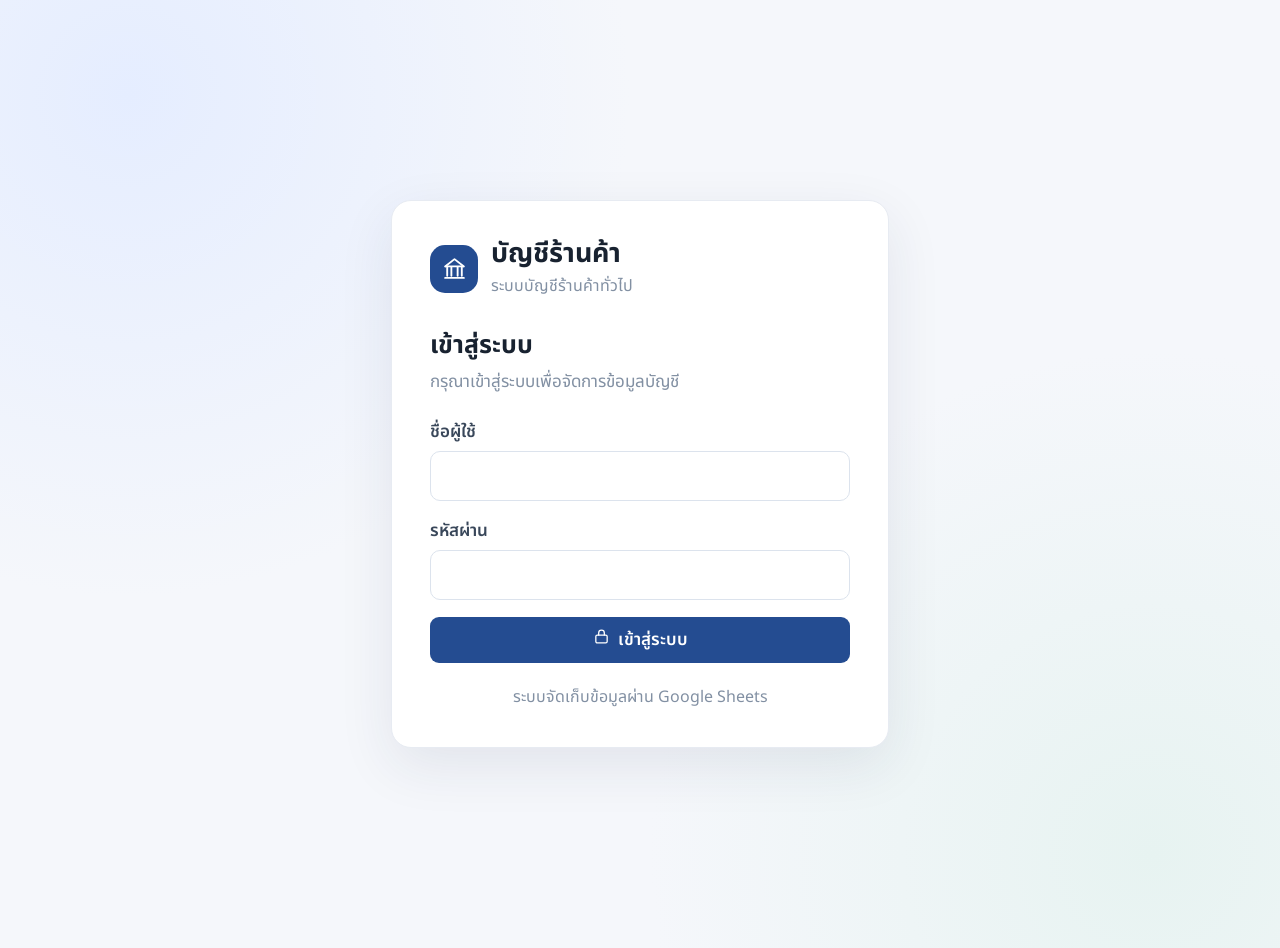
<file: index_noto_official.html>
<!DOCTYPE html>
<html lang="th">
<head>
  <base target="_top">
  <meta charset="UTF-8">
  <meta name="viewport" content="width=device-width, initial-scale=1">

  <title>ระบบบัญชีร้านค้าทั่วไป</title>

  <link rel="preconnect" href="https://fonts.googleapis.com">
  <link rel="preconnect" href="https://fonts.gstatic.com" crossorigin>
  <link href="https://fonts.googleapis.com/css2?family=Noto+Sans+Thai:wght@400;500;600;700&display=swap" rel="stylesheet">

  <style>
    *, body, body * {
      font-family: 'Noto Sans Thai', Tahoma, sans-serif !important;
    }

    body {
      margin: 0;
      background: #f5f7fb;
      color: #182230;
      font-size: 17px;
    }

    button,
    input,
    select,
    textarea {
      font: inherit;
    }

    button {
      cursor: pointer;
    }

    .hidden {
      display: none !important;
    }

    .login-screen {
      min-height: 100vh;
      display: flex;
      align-items: center;
      justify-content: center;
      padding: 24px;
      background:
        radial-gradient(circle at 10% 10%, #e5edff 0, transparent 35%),
        radial-gradient(circle at 90% 90%, #e7f3f1 0, transparent 35%),
        #f5f7fb;
    }

    .login-card {
      width: 100%;
      max-width: 420px;
      background: #fff;
      border: 1px solid #e7ebf2;
      border-radius: 20px;
      padding: 38px;
      box-shadow: 0 18px 55px rgba(28, 44, 75, .09);
    }

    .login-brand {
      display: flex;
      align-items: center;
      gap: 13px;
      margin-bottom: 28px;
    }

    .brand-icon {
      width: 48px;
      height: 48px;
      border-radius: 15px;
      background: #244c91;
      color: white;
      display: grid;
      place-items: center;
    }

    .brand-icon svg {
      width: 25px;
      height: 25px;
    }

    .login-title {
      font-size: 27px;
      font-weight: 700;
      line-height: 1.1;
    }

    .login-subtitle {
      color: #8290a3;
      font-size: 16px;
      margin-top: 5px;
    }

    .login-card h2 {
      font-size: 25px;
      margin: 0 0 5px;
    }

    .login-card .muted {
      color: #8290a3;
      margin: 0 0 24px;
    }

    .field {
      margin-bottom: 17px;
    }

    .field label {
      display: block;
      margin-bottom: 6px;
      font-weight: 600;
      color: #39475a;
    }

    .field input,
    .field select,
    .field textarea {
      width: 100%;
      box-sizing: border-box;
      border: 1px solid #dce3ed;
      background: #fff;
      border-radius: 10px;
      padding: 11px 13px;
      outline: none;
      color: #182230;
      transition: border-color .2s, box-shadow .2s;
    }

    .field input:focus,
    .field select:focus,
    .field textarea:focus {
      border-color: #4777c7;
      box-shadow: 0 0 0 3px rgba(71, 119, 199, .12);
    }

    .field textarea {
      min-height: 82px;
      resize: vertical;
    }

    .btn {
      display: inline-flex;
      align-items: center;
      justify-content: center;
      gap: 8px;
      border: 1px solid transparent;
      border-radius: 9px;
      padding: 9px 15px;
      font-size: 17px;
      font-weight: 600;
      transition: .18s ease;
      white-space: nowrap;
    }

    .btn svg {
      width: 17px;
      height: 17px;
      flex: 0 0 auto;
    }

    .btn-primary {
      background: #244c91;
      color: #fff;
    }

    .btn-primary:hover {
      background: #1d3e78;
      transform: translateY(-1px);
    }

    .btn-secondary {
      background: #fff;
      color: #34445b;
      border-color: #dce3ed;
    }

    .btn-secondary:hover {
      background: #f5f7fb;
    }

    .btn-danger {
      background: #fff1f1;
      color: #bd3d3d;
      border-color: #f5d4d4;
    }

    .btn-success {
      background: #eaf7ef;
      color: #237b4b;
      border-color: #d1eddd;
    }

    .btn-block {
      width: 100%;
    }

    .app-shell {
      display: flex;
      min-height: 100vh;
    }

    .sidebar {
      width: 252px;
      flex: 0 0 252px;
      background: #fff;
      border-right: 1px solid #e8edf4;
      display: flex;
      flex-direction: column;
      transition: transform .25s ease;
      z-index: 40;
    }

    .sidebar-brand {
      height: 76px;
      display: flex;
      align-items: center;
      padding: 0 20px;
      gap: 12px;
      border-bottom: 1px solid #edf0f5;
    }

    .sidebar-brand .brand-icon {
      width: 40px;
      height: 40px;
      border-radius: 12px;
    }

    .sidebar-brand-name {
      font-weight: 700;
      font-size: 19px;
      line-height: 1.1;
    }

    .sidebar-brand-caption {
      font-size: 14px;
      color: #8491a3;
    }

    .sidebar-nav {
      padding: 17px 12px;
      flex: 1;
      overflow-y: auto;
    }

    .nav-section {
      color: #9aa6b6;
      font-size: 14px;
      font-weight: 700;
      padding: 13px 12px 6px;
      letter-spacing: .2px;
    }

    .nav-item {
      width: 100%;
      display: flex;
      align-items: center;
      gap: 12px;
      border: 0;
      background: transparent;
      color: #5e6c80;
      padding: 10px 12px;
      border-radius: 9px;
      text-align: left;
      margin: 2px 0;
      font-size: 17px;
      transition: .18s;
    }

    .nav-item svg {
      width: 19px;
      height: 19px;
      stroke-width: 1.8;
      flex: 0 0 auto;
    }

    .nav-item:hover {
      background: #f4f7fc;
      color: #244c91;
    }

    .nav-item.active {
      background: #edf3ff;
      color: #244c91;
      font-weight: 700;
    }

    .sidebar-footer {
      padding: 15px;
      border-top: 1px solid #edf0f5;
    }

    .user-mini {
      display: flex;
      align-items: center;
      gap: 10px;
      padding: 7px;
    }

    .avatar {
      width: 36px;
      height: 36px;
      display: grid;
      place-items: center;
      border-radius: 50%;
      background: #eaf0fc;
      color: #244c91;
      font-weight: 700;
    }

    .user-mini-name {
      font-weight: 700;
      line-height: 1.1;
    }

    .user-mini-role {
      font-size: 14px;
      color: #8995a6;
    }

    .main-area {
      min-width: 0;
      flex: 1;
      display: flex;
      flex-direction: column;
    }

    .topbar {
      height: 76px;
      background: rgba(255,255,255,.95);
      border-bottom: 1px solid #e8edf4;
      display: flex;
      align-items: center;
      justify-content: space-between;
      padding: 0 28px;
      position: sticky;
      top: 0;
      z-index: 20;
      backdrop-filter: blur(10px);
    }

    .topbar-left,
    .topbar-right {
      display: flex;
      align-items: center;
      gap: 13px;
    }

    .topbar-title {
      font-size: 23px;
      font-weight: 700;
    }

    .topbar-date {
      color: #8995a6;
      font-size: 15px;
    }

    .icon-button {
      width: 38px;
      height: 38px;
      border: 1px solid #e5eaf1;
      border-radius: 9px;
      background: #fff;
      color: #617087;
      display: grid;
      place-items: center;
    }

    .icon-button svg {
      width: 18px;
      height: 18px;
    }

    .content {
      padding: 27px 30px 40px;
      width: 100%;
      max-width: 1500px;
      margin: 0 auto;
      box-sizing: border-box;
    }

    .page-heading {
      display: flex;
      justify-content: space-between;
      align-items: flex-start;
      gap: 15px;
      margin-bottom: 22px;
    }

    .page-heading h1 {
      font-size: 27px;
      margin: 0;
      line-height: 1.15;
    }

    .page-heading p {
      margin: 5px 0 0;
      color: #8793a5;
      font-size: 16px;
    }

    .page-actions {
      display: flex;
      gap: 8px;
      flex-wrap: wrap;
    }

    .stats-grid {
      display: grid;
      grid-template-columns: repeat(4, minmax(0, 1fr));
      gap: 15px;
      margin-bottom: 20px;
    }

    .stat-card {
      background: #fff;
      border: 1px solid #e8edf4;
      border-radius: 13px;
      padding: 18px;
      min-width: 0;
    }

    .stat-top {
      display: flex;
      align-items: center;
      justify-content: space-between;
      color: #7d8a9d;
      font-size: 16px;
    }

    .stat-icon {
      width: 35px;
      height: 35px;
      border-radius: 10px;
      display: grid;
      place-items: center;
      background: #edf3ff;
      color: #315fa9;
    }

    .stat-icon svg {
      width: 18px;
      height: 18px;
    }

    .stat-value {
      font-size: 29px;
      font-weight: 700;
      margin-top: 9px;
      line-height: 1.2;
      color: #1d2a3c;
      overflow-wrap: anywhere;
    }

    .stat-caption {
      color: #a0aaba;
      font-size: 14px;
      margin-top: 3px;
    }

    .dashboard-grid {
      display: grid;
      grid-template-columns: minmax(0, 1.55fr) minmax(280px, 1fr);
      gap: 18px;
    }

    .panel {
      background: #fff;
      border: 1px solid #e8edf4;
      border-radius: 13px;
      padding: 19px;
      min-width: 0;
      margin-bottom: 18px;
    }

    .panel-header {
      display: flex;
      justify-content: space-between;
      align-items: center;
      gap: 10px;
      margin-bottom: 15px;
    }

    .panel-title {
      font-size: 20px;
      font-weight: 700;
      margin: 0;
    }

    .panel-subtitle {
      color: #94a0b0;
      font-size: 14px;
    }

    .toolbar {
      display: flex;
      flex-wrap: wrap;
      align-items: center;
      gap: 9px;
      margin-bottom: 15px;
    }

    .toolbar input,
    .toolbar select {
      min-height: 39px;
      border: 1px solid #dfe5ee;
      background: #fff;
      border-radius: 9px;
      padding: 7px 11px;
      outline: none;
      color: #39475a;
    }

    .toolbar input:focus,
    .toolbar select:focus {
      border-color: #4777c7;
    }

    .toolbar .search-input {
      min-width: 210px;
      flex: 1;
    }

    .table-wrap {
      width: 100%;
      overflow-x: auto;
      border: 1px solid #edf0f5;
      border-radius: 10px;
    }

    table {
      width: 100%;
      border-collapse: collapse;
      font-size: 16px;
      white-space: nowrap;
    }

    thead {
      background: #f7f9fc;
    }

    th {
      font-weight: 700;
      color: #65748a;
      text-align: left;
      padding: 11px 13px;
      border-bottom: 1px solid #e9edf3;
    }

    td {
      padding: 10px 13px;
      border-bottom: 1px solid #f0f2f6;
      color: #3d4b5e;
    }

    tbody tr:hover {
      background: #fafbfd;
    }

    tbody tr:last-child td {
      border-bottom: 0;
    }

    .text-right {
      text-align: right;
    }

    .text-center {
      text-align: center;
    }

    .muted {
      color: #8995a6;
    }

    .badge {
      display: inline-flex;
      align-items: center;
      border-radius: 20px;
      padding: 3px 10px;
      font-size: 14px;
      font-weight: 600;
      background: #f0f3f8;
      color: #69778b;
    }

    .badge-success {
      background: #e9f7ef;
      color: #277a4c;
    }

    .badge-danger {
      background: #fff0f0;
      color: #b93b3b;
    }

    .badge-warning {
      background: #fff5df;
      color: #9c6c12;
    }

    .badge-info {
      background: #edf3ff;
      color: #315fa9;
    }

    .table-actions {
      display: flex;
      gap: 5px;
      justify-content: flex-end;
    }

    .table-action {
      width: 31px;
      height: 31px;
      display: grid;
      place-items: center;
      background: transparent;
      border: 1px solid transparent;
      border-radius: 7px;
      color: #738197;
    }

    .table-action:hover {
      background: #f0f4fa;
      color: #244c91;
    }

    .table-action.danger:hover {
      color: #b93b3b;
      background: #fff0f0;
    }

    .table-action svg {
      width: 16px;
      height: 16px;
    }

    .empty-state {
      text-align: center;
      padding: 42px 15px;
      color: #9aa6b6;
    }

    .empty-state svg {
      width: 34px;
      height: 34px;
      margin-bottom: 8px;
      stroke-width: 1.5;
    }

    .empty-state-title {
      color: #637187;
      font-size: 18px;
      font-weight: 700;
    }

    .empty-state p {
      margin: 3px 0 0;
      font-size: 15px;
    }

    .pagination {
      display: flex;
      align-items: center;
      justify-content: space-between;
      gap: 10px;
      padding-top: 13px;
      color: #8793a5;
      font-size: 15px;
    }

    .pagination-actions {
      display: flex;
      gap: 6px;
    }

    .pagination-actions button {
      border: 1px solid #e1e7ef;
      background: #fff;
      border-radius: 7px;
      padding: 5px 10px;
      color: #5e6c80;
    }

    .modal-backdrop {
      position: fixed;
      inset: 0;
      z-index: 100;
      background: rgba(20, 31, 48, .42);
      backdrop-filter: blur(3px);
      display: flex;
      align-items: center;
      justify-content: center;
      padding: 18px;
      animation: fadeIn .16s ease;
    }

    .modal {
      width: 100%;
      max-width: 650px;
      max-height: calc(100vh - 36px);
      overflow: auto;
      background: #fff;
      border-radius: 16px;
      box-shadow: 0 24px 80px rgba(14, 28, 51, .2);
      animation: modalIn .2s ease;
    }

    .modal-large {
      max-width: 900px;
    }

    .modal-header {
      display: flex;
      align-items: center;
      justify-content: space-between;
      padding: 19px 23px;
      border-bottom: 1px solid #edf0f5;
      position: sticky;
      top: 0;
      background: #fff;
      z-index: 2;
    }

    .modal-header h2 {
      margin: 0;
      font-size: 22px;
    }

    .modal-body {
      padding: 22px 23px;
    }

    .modal-footer {
      padding: 15px 23px;
      border-top: 1px solid #edf0f5;
      display: flex;
      justify-content: flex-end;
      gap: 9px;
      position: sticky;
      bottom: 0;
      background: #fff;
    }

    .form-grid {
      display: grid;
      grid-template-columns: repeat(2, minmax(0, 1fr));
      gap: 0 15px;
    }

    .form-grid .field.full {
      grid-column: 1 / -1;
    }

    .toast-container {
      position: fixed;
      right: 22px;
      top: 20px;
      z-index: 200;
      display: flex;
      flex-direction: column;
      gap: 9px;
      width: min(360px, calc(100vw - 40px));
    }

    .toast {
      background: #fff;
      border: 1px solid #e8edf4;
      border-left: 4px solid #4777c7;
      border-radius: 10px;
      padding: 13px 15px;
      box-shadow: 0 10px 35px rgba(25, 42, 70, .12);
      display: flex;
      gap: 10px;
      align-items: flex-start;
      animation: toastIn .2s ease;
    }

    .toast.success {
      border-left-color: #27945a;
    }

    .toast.error {
      border-left-color: #d34b4b;
    }

    .toast.warning {
      border-left-color: #d99a24;
    }

    .toast-icon svg {
      width: 19px;
      height: 19px;
    }

    .toast-message {
      color: #39475a;
      line-height: 1.3;
    }

    .loading-overlay {
      position: fixed;
      inset: 0;
      z-index: 150;
      display: flex;
      align-items: center;
      justify-content: center;
      background: rgba(247, 249, 252, .75);
      backdrop-filter: blur(2px);
    }

    .loading-card {
      display: flex;
      align-items: center;
      gap: 12px;
      background: #fff;
      border: 1px solid #e8edf4;
      border-radius: 12px;
      padding: 16px 21px;
      box-shadow: 0 10px 30px rgba(25, 42, 70, .08);
      color: #526176;
    }

    .spinner {
      width: 21px;
      height: 21px;
      border: 2px solid #dbe5f4;
      border-top-color: #315fa9;
      border-radius: 50%;
      animation: spin .7s linear infinite;
    }

    .notice {
      border: 1px solid #e3eaf6;
      background: #f4f7fc;
      color: #536b8d;
      border-radius: 10px;
      padding: 12px 14px;
      margin-bottom: 16px;
      font-size: 16px;
    }

    .notice.warning {
      border-color: #f1e2bd;
      background: #fff9e9;
      color: #8a681d;
    }

    .notice.error {
      border-color: #f1d4d4;
      background: #fff4f4;
      color: #a43c3c;
    }

    .summary-row {
      display: flex;
      align-items: center;
      justify-content: space-between;
      gap: 12px;
      border-bottom: 1px solid #edf0f5;
      padding: 11px 0;
    }

    .summary-row:last-child {
      border-bottom: 0;
    }

    .summary-label {
      color: #7b899c;
    }

    .summary-value {
      font-weight: 700;
      color: #25364d;
    }

    .report-total {
      background: #f7f9fc;
      font-weight: 700;
    }

    .journal-line {
      display: grid;
      grid-template-columns: 1.1fr 1fr .75fr .75fr 36px;
      gap: 7px;
      margin-bottom: 8px;
      align-items: center;
    }

    .journal-line input,
    .journal-line select {
      width: 100%;
      min-width: 0;
      box-sizing: border-box;
      padding: 8px;
      border: 1px solid #dce3ed;
      border-radius: 8px;
      outline: none;
    }

    .journal-total {
      display: flex;
      justify-content: flex-end;
      gap: 22px;
      padding: 12px 0;
      border-top: 1px solid #e9edf3;
      font-weight: 700;
    }

    .settings-section {
      max-width: 750px;
    }

    .settings-section h3 {
      font-size: 20px;
      margin: 0 0 16px;
    }

    .mobile-overlay {
      display: none;
    }

    @keyframes spin {
      to { transform: rotate(360deg); }
    }

    @keyframes fadeIn {
      from { opacity: 0; }
      to { opacity: 1; }
    }

    @keyframes modalIn {
      from { opacity: 0; transform: translateY(9px) scale(.99); }
      to { opacity: 1; transform: translateY(0) scale(1); }
    }

    @keyframes toastIn {
      from { opacity: 0; transform: translateX(12px); }
      to { opacity: 1; transform: translateX(0); }
    }

    @media (max-width: 1100px) {
      .stats-grid {
        grid-template-columns: repeat(2, minmax(0, 1fr));
      }

      .dashboard-grid {
        grid-template-columns: 1fr;
      }
    }

    @media (max-width: 760px) {
      .sidebar {
        position: fixed;
        inset: 0 auto 0 0;
        transform: translateX(-100%);
        box-shadow: 12px 0 35px rgba(20, 31, 48, .12);
      }

      .sidebar.open {
        transform: translateX(0);
      }

      .mobile-overlay.show {
        display: block;
        position: fixed;
        inset: 0;
        z-index: 30;
        background: rgba(20, 31, 48, .35);
      }

      .topbar {
        height: 64px;
        padding: 0 14px;
      }

      .content {
        padding: 20px 14px 30px;
      }

      .topbar-title {
        font-size: 20px;
      }

      .topbar-date {
        display: none;
      }

      .page-heading {
        flex-direction: column;
      }

      .stats-grid {
        gap: 10px;
      }

      .stat-card {
        padding: 13px;
      }

      .stat-value {
        font-size: 24px;
      }

      .form-grid {
        grid-template-columns: 1fr;
      }

      .form-grid .field.full {
        grid-column: auto;
      }

      .modal-backdrop {
        padding: 8px;
        align-items: flex-end;
      }

      .modal {
        max-height: 92vh;
        border-radius: 16px 16px 10px 10px;
      }

      .journal-line {
        grid-template-columns: 1fr 1fr;
        padding: 10px;
        border: 1px solid #edf0f5;
        border-radius: 9px;
      }

      .journal-line button {
        grid-column: 2;
        justify-self: end;
      }
    }

    @media (max-width: 420px) {
      .stats-grid {
        grid-template-columns: 1fr 1fr;
      }

      .stat-value {
        font-size: 21px;
      }

      .login-card {
        padding: 25px;
      }

      .page-actions {
        width: 100%;
      }

      .page-actions .btn {
        flex: 1;
      }
    }

    @media print {
      .sidebar,
      .topbar,
      .page-actions,
      .toolbar,
      .table-actions,
      .pagination,
      .no-print {
        display: none !important;
      }

      body,
      .main-area,
      .content {
        background: #fff !important;
        padding: 0 !important;
      }

      .panel,
      .stat-card {
        border: 0 !important;
        box-shadow: none !important;
      }

      table {
        white-space: normal;
      }

      body,
      table,
      th,
      td {
        font-family: 'Noto Sans Thai', Tahoma, sans-serif !important;
      }
    }
  </style>

  <?!= include('style'); ?>
</head>

<body>

  <div id="toastContainer" class="toast-container"></div>

  <div id="loadingOverlay" class="loading-overlay hidden">
    <div class="loading-card">
      <div class="spinner"></div>
      <span id="loadingText">กำลังดำเนินการ...</span>
    </div>
  </div>

  <section id="loginScreen" class="login-screen">
    <div class="login-card">

      <div class="login-brand">
        <div class="brand-icon" id="loginBrandIcon"></div>
        <div>
          <div class="login-title">บัญชีร้านค้า</div>
          <div class="login-subtitle">ระบบบัญชีร้านค้าทั่วไป</div>
        </div>
      </div>

      <h2>เข้าสู่ระบบ</h2>
      <p class="muted">กรุณาเข้าสู่ระบบเพื่อจัดการข้อมูลบัญชี</p>

      <form id="loginForm">
        <div class="field">
          <label for="loginUsername">ชื่อผู้ใช้</label>
          <input id="loginUsername" name="username"
                 autocomplete="username" required>
        </div>

        <div class="field">
          <label for="loginPassword">รหัสผ่าน</label>
          <input id="loginPassword" name="password"
                 type="password" autocomplete="current-password" required>
        </div>

        <button class="btn btn-primary btn-block" type="submit">
          <span id="loginButtonIcon"></span>
          เข้าสู่ระบบ
        </button>
      </form>

      <div class="login-subtitle" style="margin-top:22px;text-align:center">
        ระบบจัดเก็บข้อมูลผ่าน Google Sheets
      </div>
    </div>
  </section>

  <div id="appShell" class="app-shell hidden">

    <div id="mobileOverlay" class="mobile-overlay"
         onclick="toggleSidebar(false)"></div>

    <aside id="sidebar" class="sidebar">

      <div class="sidebar-brand">
        <div class="brand-icon" id="sidebarBrandIcon"></div>
        <div>
          <div class="sidebar-brand-name">บัญชีร้านค้า</div>
          <div class="sidebar-brand-caption">ระบบจัดการภายใน</div>
        </div>
      </div>

      <nav class="sidebar-nav">

        <div class="nav-section">ภาพรวม</div>

        <button class="nav-item active" data-page="dashboard">
          <span data-icon="dashboard"></span>
          <span>แดชบอร์ด</span>
        </button>

        <div class="nav-section">ข้อมูลหลัก</div>

        <button class="nav-item" data-page="products">
          <span data-icon="package"></span>
          <span>สินค้าและคลังสินค้า</span>
        </button>

        <button class="nav-item" data-page="customers">
          <span data-icon="users"></span>
          <span>ข้อมูลลูกค้า</span>
        </button>

        <button class="nav-item" data-page="suppliers">
          <span data-icon="truck"></span>
          <span>ข้อมูลผู้จำหน่าย</span>
        </button>

        <div class="nav-section">การเงิน</div>

        <button class="nav-item" data-page="transactions">
          <span data-icon="arrow-left-right"></span>
          <span>รายรับ - รายจ่าย</span>
        </button>

        <button class="nav-item" data-page="receipts">
          <span data-icon="receipt"></span>
          <span>บันทึกรับเงิน</span>
        </button>

        <button class="nav-item" data-page="payments">
          <span data-icon="wallet"></span>
          <span>บันทึกจ่ายเงิน</span>
        </button>

        <button class="nav-item" data-page="journals">
          <span data-icon="book-open"></span>
          <span>สมุดรายวัน</span>
        </button>

        <div class="nav-section">รายงาน</div>

        <button class="nav-item" data-page="reports">
          <span data-icon="chart"></span>
          <span>รายงานทางบัญชี</span>
        </button>

        <div class="nav-section admin-only">ระบบ</div>

        <button class="nav-item admin-only" data-page="users">
          <span data-icon="user-cog"></span>
          <span>จัดการผู้ใช้งาน</span>
        </button>

        <button class="nav-item admin-only" data-page="audit">
          <span data-icon="history"></span>
          <span>ประวัติการใช้งาน</span>
        </button>

        <button class="nav-item admin-only" data-page="settings">
          <span data-icon="settings"></span>
          <span>ตั้งค่าระบบ</span>
        </button>

      </nav>

      <div class="sidebar-footer">
        <div class="user-mini">
          <div class="avatar" id="userAvatar">U</div>
          <div>
            <div class="user-mini-name" id="sidebarUserName">ผู้ใช้งาน</div>
            <div class="user-mini-role" id="sidebarUserRole">ผู้ใช้งาน</div>
          </div>
        </div>

        <button class="btn btn-secondary btn-block"
                style="margin-top:9px"
                onclick="openPasswordModal()">
          <span data-icon="key"></span>
          เปลี่ยนรหัสผ่าน
        </button>

        <button class="btn btn-secondary btn-block"
                style="margin-top:7px"
                onclick="logout()">
          <span data-icon="log-out"></span>
          ออกจากระบบ
        </button>
      </div>

    </aside>

    <main class="main-area">

      <header class="topbar">
        <div class="topbar-left">
          <button class="icon-button" onclick="toggleSidebar()"
                  aria-label="เปิดเมนู">
            <span data-icon="menu"></span>
          </button>
          <div>
            <div class="topbar-title" id="topbarTitle">แดชบอร์ด</div>
            <div class="topbar-date" id="topbarDate"></div>
          </div>
        </div>

        <div class="topbar-right">
          <button class="icon-button" onclick="refreshCurrentPage()"
                  title="รีเฟรชข้อมูล">
            <span data-icon="refresh"></span>
          </button>
        </div>
      </header>

      <section id="pageContent" class="content"></section>

    </main>
  </div>

  <div id="modalRoot"></div>

  <script>
    'use strict';

    const AppState = {
      token: null,
      user: null,
      settings: {},
      accounts: [],
      currentPage: 'dashboard',
      pageData: [],
      page: 1,
      pageSize: 100,
      search: '',
      report: null,
      loading: false
    };

    const PAGE_TITLES = {
      dashboard: 'แดชบอร์ด',
      products: 'สินค้าและคลังสินค้า',
      customers: 'ข้อมูลลูกค้า',
      suppliers: 'ข้อมูลผู้จำหน่าย',
      transactions: 'รายรับ - รายจ่าย',
      receipts: 'บันทึกรับเงิน',
      payments: 'บันทึกจ่ายเงิน',
      journals: 'สมุดรายวัน',
      reports: 'รายงานทางบัญชี',
      users: 'จัดการผู้ใช้งาน',
      audit: 'ประวัติการใช้งาน',
      settings: 'ตั้งค่าระบบ'
    };

    const ICONS = {
      dashboard: '<rect x="3" y="3" width="7" height="7" rx="1.5"/><rect x="14" y="3" width="7" height="7" rx="1.5"/><rect x="14" y="14" width="7" height="7" rx="1.5"/><rect x="3" y="14" width="7" height="7" rx="1.5"/>',
      package: '<path d="m12 3 9 5-9 5-9-5 9-5Z"/><path d="M3 8v8l9 5 9-5V8"/><path d="M12 13v8"/>',
      users: '<path d="M16 21v-2a4 4 0 0 0-4-4H6a4 4 0 0 0-4 4v2"/><circle cx="9" cy="7" r="4"/><path d="M22 21v-2a4 4 0 0 0-3-3.87"/><path d="M16 3.13a4 4 0 0 1 0 7.75"/>',
      truck: '<path d="M3 6h12v12H3z"/><path d="M15 10h4l3 3v5h-7z"/><circle cx="7.5" cy="19" r="1.5"/><circle cx="18.5" cy="19" r="1.5"/>',
      'arrow-left-right': '<path d="M17 3l4 4-4 4"/><path d="M3 7h18"/><path d="M7 21l-4-4 4-4"/><path d="M21 17H3"/>',
      receipt: '<path d="M4 3h16v18l-4-2-4 2-4-2-4 2V3Z"/><path d="M8 8h8M8 12h8M8 16h4"/>',
      wallet: '<rect x="3" y="5" width="18" height="15" rx="2"/><path d="M3 8h18"/><path d="M16 14h2"/>',
      'book-open': '<path d="M12 7v14"/><path d="M3 18V5a2 2 0 0 1 2-2h4a3 3 0 0 1 3 3 3 3 0 0 1 3-3h4a2 2 0 0 1 2 2v13"/><path d="M3 18h6a3 3 0 0 1 3 3 3 3 0 0 1 3-3h6"/>',
      chart: '<path d="M3 3v18h18"/><path d="m19 9-5 5-4-4-5 5"/><path d="M19 9h-5V4"/>',
      'user-cog': '<circle cx="9" cy="8" r="4"/><path d="M3 21v-2a6 6 0 0 1 12 0v2"/><path d="M19 8v4M17 10h4"/><path d="m18 16 1 1 2-2"/>',
      history: '<path d="M3 12a9 9 0 1 0 3-6.7L3 8"/><path d="M3 3v5h5"/><path d="M12 7v5l3 2"/>',
      settings: '<circle cx="12" cy="12" r="3"/><path d="m19.4 15 .1.1 1.4 1.1-1.4 2.4-1.7-.6a8 8 0 0 1-1.5.9l-.3 1.8h-2.8l-.3-1.8a8 8 0 0 1-1.5-.9l-1.7.6-1.4-2.4 1.4-1.1a7 7 0 0 1 0-1.8l-1.4-1.1 1.4-2.4 1.7.6a8 8 0 0 1 1.5-.9l.3-1.8h2.8l.3 1.8a8 8 0 0 1 1.5.9l1.7-.6 1.4 2.4-1.4 1.1a7 7 0 0 1 0 1.7Z"/>',
      key: '<circle cx="8" cy="15" r="4"/><path d="m11 12 9-9 2 2-3 3 2 2-3 3-2-2-3 3"/>',
      'log-out': '<path d="M10 17l5-5-5-5"/><path d="M15 12H3"/><path d="M12 3h7a2 2 0 0 1 2 2v14a2 2 0 0 1-2 2h-7"/>',
      menu: '<path d="M4 6h16M4 12h16M4 18h16"/>',
      refresh: '<path d="M20 7v5h-5"/><path d="M4 17v-5h5"/><path d="M5.6 9a7 7 0 0 1 11.6-2L20 12"/><path d="M18.4 15a7 7 0 0 1-11.6 2L4 12"/>',
      plus: '<path d="M12 5v14M5 12h14"/>',
      search: '<circle cx="11" cy="11" r="7"/><path d="m20 20-4-4"/>',
      edit: '<path d="M12 20h9"/><path d="M16.5 3.5a2.1 2.1 0 0 1 3 3L8 18l-4 1 1-4Z"/>',
      trash: '<path d="M3 6h18M8 6V4h8v2m3 0-1 15H6L5 6"/><path d="M10 11v6M14 11v6"/>',
      printer: '<path d="M6 9V3h12v6"/><path d="M6 18H4a2 2 0 0 1-2-2v-5a2 2 0 0 1 2-2h16a2 2 0 0 1 2 2v5a2 2 0 0 1-2 2h-2"/><path d="M6 14h12v7H6z"/>',
      close: '<path d="m18 6-12 12M6 6l12 12"/>',
      check: '<path d="m5 12 4 4L19 6"/>',
      alert: '<path d="M10.3 3.9 2.6 17.2A2 2 0 0 0 4.3 20h15.4a2 2 0 0 0 1.7-2.8L13.7 3.9a2 2 0 0 0-3.4 0Z"/><path d="M12 9v4M12 17h.01"/>',
      file: '<path d="M14 2H6a2 2 0 0 0-2 2v16a2 2 0 0 0 2 2h12a2 2 0 0 0 2-2V8Z"/><path d="M14 2v6h6M8 13h8M8 17h8"/>',
      calendar: '<rect x="3" y="5" width="18" height="16" rx="2"/><path d="M16 3v4M8 3v4M3 10h18"/>',
      bank: '<path d="m3 10 9-7 9 7"/><path d="M4 10h16M5 10v9M9 10v9M15 10v9M19 10v9M3 21h18"/>',
      box: '<path d="m12 3 9 5-9 5-9-5 9-5Z"/><path d="M3 8v8l9 5 9-5V8"/>',
      eye: '<path d="M2 12s3.5-7 10-7 10 7 10 7-3.5 7-10 7S2 12 2 12Z"/><circle cx="12" cy="12" r="3"/>',
      download: '<path d="M21 15v4a2 2 0 0 1-2 2H5a2 2 0 0 1-2-2v-4"/><path d="m7 10 5 5 5-5M12 15V3"/>',
      minus: '<path d="M5 12h14"/>',
      lock: '<rect x="4" y="10" width="16" height="11" rx="2"/><path d="M8 10V7a4 4 0 0 1 8 0v3"/>'
    };

    function icon(name, size = 20) {
      const content = ICONS[name] || ICONS.file;

      return `
        <svg width="${size}" height="${size}" viewBox="0 0 24 24"
             fill="none" stroke="currentColor" stroke-width="1.8"
             stroke-linecap="round" stroke-linejoin="round"
             aria-hidden="true">
          ${content}
        </svg>`;
    }

    function applyIcons() {
      document.querySelectorAll('[data-icon]').forEach(function(el) {
        el.innerHTML = icon(el.getAttribute('data-icon'));
      });

      document.getElementById('loginBrandIcon').innerHTML = icon('bank', 25);
      document.getElementById('sidebarBrandIcon').innerHTML = icon('bank', 23);
      document.getElementById('loginButtonIcon').innerHTML = icon('lock', 17);
    }

    function escapeHtml(value) {
      return String(value == null ? '' : value)
        .replace(/&/g, '&amp;')
        .replace(/</g, '&lt;')
        .replace(/>/g, '&gt;')
        .replace(/"/g, '&quot;')
        .replace(/'/g, '&#039;');
    }

    function money(value) {
      return Number(value || 0).toLocaleString('th-TH', {
        minimumFractionDigits: 2,
        maximumFractionDigits: 2
      });
    }

    function dateText(value) {
      if (!value) return '-';

      const d = new Date(value);

      if (isNaN(d.getTime())) {
        return escapeHtml(value);
      }

      return d.toLocaleDateString('th-TH', {
        day: '2-digit',
        month: 'short',
        year: 'numeric'
      });
    }

    function todayInput() {
      const d = new Date();
      const y = d.getFullYear();
      const m = String(d.getMonth() + 1).padStart(2, '0');
      const day = String(d.getDate()).padStart(2, '0');
      return `${y}-${m}-${day}`;
    }

    function firstDayInput() {
      const d = new Date();
      return `${d.getFullYear()}-${String(d.getMonth() + 1).padStart(2, '0')}-01`;
    }

    function showLoading(message = 'กำลังดำเนินการ...') {
      AppState.loading = true;
      document.getElementById('loadingText').textContent = message;
      document.getElementById('loadingOverlay').classList.remove('hidden');
    }

    function hideLoading() {
      AppState.loading = false;
      document.getElementById('loadingOverlay').classList.add('hidden');
    }

    function toast(message, type = 'success') {
      const root = document.getElementById('toastContainer');
      const el = document.createElement('div');
      el.className = `toast ${type}`;

      const iconName = type === 'error' ? 'alert' :
        type === 'warning' ? 'alert' : 'check';

      el.innerHTML = `
        <div class="toast-icon">${icon(iconName, 19)}</div>
        <div class="toast-message">${escapeHtml(message)}</div>
      `;

      root.appendChild(el);

      setTimeout(function() {
        el.style.opacity = '0';
        el.style.transform = 'translateX(10px)';
        setTimeout(() => el.remove(), 250);
      }, 3500);
    }

    function rpc(functionName, ...args) {
      return new Promise(function(resolve, reject) {
        if (!google || !google.script || !google.script.run) {
          reject(new Error('ไม่พบการเชื่อมต่อ Google Apps Script'));
          return;
        }

        google.script.run
          .withSuccessHandler(resolve)
          .withFailureHandler(function(error) {
            reject(new Error(error && error.message
              ? error.message
              : 'เกิดข้อผิดพลาดในการเชื่อมต่อ'));
          })[functionName](...args);
      });
    }

    async function callApi(functionName, ...args) {
      showLoading();

      try {
        const result = await rpc(functionName, ...args);

        if (result && result.success === false) {
          throw new Error(result.message || 'ไม่สามารถดำเนินการได้');
        }

        return result;
      } finally {
        hideLoading();
      }
    }

    async function login(event) {
      event.preventDefault();

      const username = document.getElementById('loginUsername').value.trim();
      const password = document.getElementById('loginPassword').value;

      try {
        showLoading('กำลังตรวจสอบข้อมูลเข้าสู่ระบบ...');

        const result = await rpc('apiLogin', username, password);

        hideLoading();

        if (!result || !result.success) {
          toast(result && result.message
            ? result.message
            : 'เข้าสู่ระบบไม่สำเร็จ', 'error');
          return;
        }

        AppState.token = result.token;
        AppState.user = result.user;

        await initializeApp();

      } catch (error) {
        hideLoading();
        toast(error.message, 'error');
      }
    }

    async function initializeApp() {
      try {
        showLoading('กำลังโหลดข้อมูลระบบ...');

        const result = await rpc('apiGetBootstrap', AppState.token);

        AppState.settings = result.settings || {};
        AppState.accounts = result.accounts || [];

        document.getElementById('loginScreen').classList.add('hidden');
        document.getElementById('appShell').classList.remove('hidden');

        document.getElementById('sidebarUserName').textContent =
          AppState.user.name || AppState.user.username;

        document.getElementById('sidebarUserRole').textContent =
          roleText(AppState.user.role);

        document.getElementById('userAvatar').textContent =
          (AppState.user.name || 'U').substring(0, 1);

        if (AppState.user.role !== 'Admin') {
          document.querySelectorAll('.admin-only').forEach(function(el) {
            el.classList.add('hidden');
          });
        }

        document.getElementById('topbarDate').textContent =
          new Date().toLocaleDateString('th-TH', {
            weekday: 'long',
            day: 'numeric',
            month: 'long',
            year: 'numeric'
          });

        await navigate('dashboard');

      } catch (error) {
        toast(error.message, 'error');
        document.getElementById('loginScreen').classList.remove('hidden');
        document.getElementById('appShell').classList.add('hidden');
      } finally {
        hideLoading();
      }
    }

    function roleText(role) {
      return {
        Admin: 'ผู้ดูแลระบบ',
        Staff: 'เจ้าหน้าที่',
        Viewer: 'ผู้ดูข้อมูล'
      }[role] || role || 'ผู้ใช้งาน';
    }

    async function logout() {
      const confirmed = await confirmDialog(
        'ออกจากระบบ',
        'คุณต้องการออกจากระบบใช่หรือไม่'
      );

      if (!confirmed) return;

      try {
        if (AppState.token) {
          await rpc('apiLogout', AppState.token);
        }
      } catch (e) {
        // ล้างสถานะฝั่งหน้าเว็บต่อ แม้คำขอออกจากระบบล้มเหลว
      }

      AppState.token = null;
      AppState.user = null;
      AppState.settings = {};
      AppState.accounts = [];

      document.getElementById('appShell').classList.add('hidden');
      document.getElementById('loginScreen').classList.remove('hidden');
      document.getElementById('loginPassword').value = '';
    }

    function toggleSidebar(force) {
      const sidebar = document.getElementById('sidebar');
      const overlay = document.getElementById('mobileOverlay');

      const open = typeof force === 'boolean'
        ? force
        : !sidebar.classList.contains('open');

      sidebar.classList.toggle('open', open);
      overlay.classList.toggle('show', open);
    }

    async function navigate(page) {
      if (!PAGE_TITLES[page]) return;

      AppState.currentPage = page;
      AppState.page = 1;
      AppState.search = '';

      document.querySelectorAll('.nav-item').forEach(function(button) {
        button.classList.toggle(
          'active',
          button.dataset.page === page
        );
      });

      document.getElementById('topbarTitle').textContent =
        PAGE_TITLES[page];

      toggleSidebar(false);

      await renderPage(page);
    }

    async function refreshCurrentPage() {
      await renderPage(AppState.currentPage);
      toast('โหลดข้อมูลล่าสุดแล้ว');
    }

    async function renderPage(page) {
      const root = document.getElementById('pageContent');

      root.innerHTML = `
        <div class="panel">
          <div class="loading-card">
            <div class="spinner"></div>
            กำลังโหลดข้อมูล...
          </div>
        </div>
      `;

      try {
        switch (page) {
          case 'dashboard':
            await renderDashboard();
            break;
          case 'products':
            await renderEntityPage('Products');
            break;
          case 'customers':
            await renderEntityPage('Customers');
            break;
          case 'suppliers':
            await renderEntityPage('Suppliers');
            break;
          case 'transactions':
            await renderEntityPage('Transactions');
            break;
          case 'receipts':
            await renderEntityPage('Receipts');
            break;
          case 'payments':
            await renderEntityPage('Payments');
            break;
          case 'journals':
            await renderJournals();
            break;
          case 'reports':
            renderReports();
            break;
          case 'users':
            await renderUsers();
            break;
          case 'audit':
            await renderAudit();
            break;
          case 'settings':
            renderSettings();
            break;
        }
      } catch (error) {
        root.innerHTML = `
          <div class="notice error">
            ${icon('alert', 18)}
            ${escapeHtml(error.message)}
          </div>
        `;
        toast(error.message, 'error');
      }
    }

    function pageHeading(title, subtitle, action = '') {
      return `
        <div class="page-heading">
          <div>
            <h1>${title}</h1>
            <p>${subtitle}</p>
          </div>
          <div class="page-actions">${action}</div>
        </div>
      `;
    }

    function statCard(label, value, iconName, caption = '') {
      return `
        <div class="stat-card">
          <div class="stat-top">
            <span>${label}</span>
            <span class="stat-icon">${icon(iconName, 18)}</span>
          </div>
          <div class="stat-value">${value}</div>
          <div class="stat-caption">${caption}</div>
        </div>
      `;
    }

    async function renderDashboard() {
      const data = await callApi('apiGetDashboard', AppState.token, {
        startDate: firstDayInput(),
        endDate: todayInput()
      });

      const s = data.summary || {};

      document.getElementById('pageContent').innerHTML = `
        ${pageHeading(
          'ภาพรวมกิจการ',
          'สรุปข้อมูลจากรายการที่บันทึกในระบบ'
        )}

        <div class="stats-grid">
          ${statCard('รายรับในช่วงที่เลือก', money(s.income) + ' บาท', 'chart', 'จากรายการรายรับ')}
          ${statCard('รายจ่ายในช่วงที่เลือก', money(s.expense) + ' บาท', 'wallet', 'จากรายการรายจ่าย')}
          ${statCard('รายรับสุทธิ', money(s.net) + ' บาท', 'bank', 'รายรับหักรายจ่าย')}
          ${statCard('มูลค่าสินค้าคงเหลือ', money(s.stockValue) + ' บาท', 'package', 'คำนวณจากต้นทุนสินค้า')}
          ${statCard('จำนวนสินค้า', Number(s.productCount || 0).toLocaleString('th-TH'), 'box', 'รายการสินค้าที่ใช้งาน')}
          ${statCard('สินค้าใกล้หมด', Number(s.lowStockCount || 0).toLocaleString('th-TH'), 'alert', 'ตามจุดแจ้งเตือนที่กำหนด')}
          ${statCard('ลูกค้า', Number(s.customerCount || 0).toLocaleString('th-TH'), 'users', 'ข้อมูลลูกค้าที่ใช้งาน')}
          ${statCard('ผู้จำหน่าย', Number(s.supplierCount || 0).toLocaleString('th-TH'), 'truck', 'ข้อมูลผู้จำหน่ายที่ใช้งาน')}
        </div>

        <div class="dashboard-grid">
          <div class="panel">
            <div class="panel-header">
              <div>
                <div class="panel-title">รายการล่าสุด</div>
                <div class="panel-subtitle">รายการรายรับและรายจ่ายที่บันทึกไว้</div>
              </div>
              <button class="btn btn-secondary"
                      onclick="navigate('transactions')">ดูทั้งหมด</button>
            </div>
            ${renderTransactionTable(data.recentTransactions || [])}
          </div>

          <div class="panel">
            <div class="panel-header">
              <div>
                <div class="panel-title">สินค้าใกล้หมด</div>
                <div class="panel-subtitle">ตรวจสอบจำนวนสินค้าคงเหลือ</div>
              </div>
            </div>
            ${renderLowStock(data.lowStockProducts || [])}
          </div>
        </div>
      `;
    }

    function renderTransactionTable(rows) {
      if (!rows.length) {
        return emptyState('ยังไม่มีรายการรายรับรายจ่าย');
      }

      return `
        <div class="table-wrap">
          <table>
            <thead>
              <tr>
                <th>วันที่</th>
                <th>ประเภท</th>
                <th>รายละเอียด</th>
                <th class="text-right">จำนวนเงิน</th>
              </tr>
            </thead>
            <tbody>
              ${rows.map(function(r) {
                return `
                  <tr>
                    <td>${dateText(r.date)}</td>
                    <td>
                      <span class="badge ${r.type === 'Income' ? 'badge-success' : 'badge-warning'}">
                        ${r.type === 'Income' ? 'รายรับ' : 'รายจ่าย'}
                      </span>
                    </td>
                    <td>${escapeHtml(r.description || '-')}</td>
                    <td class="text-right">${money(r.amount)}</td>
                  </tr>
                `;
              }).join('')}
            </tbody>
          </table>
        </div>
      `;
    }

    function renderLowStock(rows) {
      if (!rows.length) {
        return emptyState('ไม่มีสินค้าใกล้หมด');
      }

      return `
        <div>
          ${rows.map(function(p) {
            return `
              <div class="summary-row">
                <div>
                  <div style="font-weight:700">${escapeHtml(p.name)}</div>
                  <div class="muted">${escapeHtml(p.code || '')}</div>
                </div>
                <div style="text-align:right">
                  <div class="summary-value">${Number(p.quantity || 0)} ${escapeHtml(p.unit || '')}</div>
                  <span class="badge badge-warning">ใกล้หมด</span>
                </div>
              </div>
            `;
          }).join('')}
        </div>
      `;
    }

    function emptyState(message, detail = 'ข้อมูลจะแสดงเมื่อมีรายการบันทึก') {
      return `
        <div class="empty-state">
          ${icon('file', 34)}
          <div class="empty-state-title">${escapeHtml(message)}</div>
          <p>${escapeHtml(detail)}</p>
        </div>
      `;
    }

    const ENTITY_CONFIG = {
      Products: {
        title: 'สินค้า',
        description: 'จัดการสินค้า ราคา และจำนวนคงเหลือ',
        fields: [
          ['code', 'รหัสสินค้า', 'text'],
          ['name', 'ชื่อสินค้า', 'text', true],
          ['category', 'หมวดหมู่', 'text'],
          ['unit', 'หน่วยนับ', 'text'],
          ['costPrice', 'ราคาทุน', 'number'],
          ['sellPrice', 'ราคาขาย', 'number'],
          ['quantity', 'จำนวนคงเหลือ', 'number'],
          ['minQuantity', 'จุดแจ้งเตือนสินค้าใกล้หมด', 'number']
        ],
        columns: [
          ['code', 'รหัสสินค้า'],
          ['name', 'ชื่อสินค้า'],
          ['category', 'หมวดหมู่'],
          ['quantity', 'คงเหลือ'],
          ['costPrice', 'ราคาทุน'],
          ['sellPrice', 'ราคาขาย'],
          ['status', 'สถานะ']
        ]
      },

      Customers: {
        title: 'ลูกค้า',
        description: 'ข้อมูลลูกค้าและช่องทางติดต่อ',
        fields: [
          ['code', 'รหัสลูกค้า', 'text'],
          ['name', 'ชื่อลูกค้า', 'text', true],
          ['phone', 'โทรศัพท์', 'text'],
          ['email', 'อีเมล', 'email'],
          ['taxId', 'เลขประจำตัวผู้เสียภาษี', 'text'],
          ['address', 'ที่อยู่', 'textarea'],
          ['note', 'หมายเหตุ', 'textarea']
        ],
        columns: [
          ['code', 'รหัสลูกค้า'],
          ['name', 'ชื่อลูกค้า'],
          ['phone', 'โทรศัพท์'],
          ['taxId', 'เลขผู้เสียภาษี'],
          ['status', 'สถานะ']
        ]
      },

      Suppliers: {
        title: 'ผู้จำหน่าย',
        description: 'ข้อมูลผู้จำหน่ายและคู่ค้าของร้าน',
        fields: [
          ['code', 'รหัสผู้จำหน่าย', 'text'],
          ['name', 'ชื่อผู้จำหน่าย', 'text', true],
          ['phone', 'โทรศัพท์', 'text'],
          ['email', 'อีเมล', 'email'],
          ['taxId', 'เลขประจำตัวผู้เสียภาษี', 'text'],
          ['address', 'ที่อยู่', 'textarea'],
          ['note', 'หมายเหตุ', 'textarea']
        ],
        columns: [
          ['code', 'รหัสผู้จำหน่าย'],
          ['name', 'ชื่อผู้จำหน่าย'],
          ['phone', 'โทรศัพท์'],
          ['taxId', 'เลขผู้เสียภาษี'],
          ['status', 'สถานะ']
        ]
      },

      Transactions: {
        title: 'รายรับ - รายจ่าย',
        description: 'บันทึกรายรับและรายจ่ายทั่วไป',
        fields: [
          ['date', 'วันที่', 'date', true],
          ['type', 'ประเภท', 'select', true, [
            ['Income', 'รายรับ'],
            ['Expense', 'รายจ่าย']
          ]],
          ['category', 'หมวดหมู่', 'text'],
          ['description', 'รายละเอียด', 'text', true],
          ['amount', 'จำนวนเงิน', 'number', true],
          ['paymentMethod', 'ช่องทางชำระเงิน', 'select', false, [
            ['Cash', 'เงินสด'],
            ['Bank', 'เงินโอน / ธนาคาร'],
            ['Other', 'อื่น ๆ']
          ]],
          ['reference', 'เลขอ้างอิง', 'text']
        ],
        columns: [
          ['documentNo', 'เลขที่เอกสาร'],
          ['date', 'วันที่'],
          ['type', 'ประเภท'],
          ['category', 'หมวดหมู่'],
          ['description', 'รายละเอียด'],
          ['amount', 'จำนวนเงิน'],
          ['status', 'สถานะ']
        ]
      },

      Receipts: {
        title: 'รับเงิน',
        description: 'บันทึกรายการรับเงิน',
        fields: [
          ['date', 'วันที่รับเงิน', 'date', true],
          ['customerId', 'รหัสลูกค้า', 'text'],
          ['description', 'รายละเอียด', 'text', true],
          ['amount', 'จำนวนเงิน', 'number', true],
          ['paymentMethod', 'ช่องทางรับเงิน', 'select', false, [
            ['Cash', 'เงินสด'],
            ['Bank', 'เงินโอน / ธนาคาร'],
            ['Other', 'อื่น ๆ']
          ]],
          ['reference', 'เลขอ้างอิง', 'text']
        ],
        columns: [
          ['documentNo', 'เลขที่ใบรับเงิน'],
          ['date', 'วันที่'],
          ['customerId', 'รหัสลูกค้า'],
          ['description', 'รายละเอียด'],
          ['amount', 'จำนวนเงิน'],
          ['status', 'สถานะ']
        ]
      },

      Payments: {
        title: 'จ่ายเงิน',
        description: 'บันทึกรายการจ่ายเงิน',
        fields: [
          ['date', 'วันที่จ่ายเงิน', 'date', true],
          ['supplierId', 'รหัสผู้จำหน่าย', 'text'],
          ['description', 'รายละเอียด', 'text', true],
          ['amount', 'จำนวนเงิน', 'number', true],
          ['paymentMethod', 'ช่องทางจ่ายเงิน', 'select', false, [
            ['Cash', 'เงินสด'],
            ['Bank', 'เงินโอน / ธนาคาร'],
            ['Other', 'อื่น ๆ']
          ]],
          ['reference', 'เลขอ้างอิง', 'text']
        ],
        columns: [
          ['documentNo', 'เลขที่ใบจ่ายเงิน'],
          ['date', 'วันที่'],
          ['supplierId', 'รหัสผู้จำหน่าย'],
          ['description', 'รายละเอียด'],
          ['amount', 'จำนวนเงิน'],
          ['status', 'สถานะ']
        ]
      }
    };

    async function renderEntityPage(entity) {
      const config = ENTITY_CONFIG[entity];

      const result = await callApi('apiList', AppState.token, entity, {
        page: AppState.page,
        pageSize: AppState.pageSize,
        search: AppState.search,
        status: 'Active'
      });

      AppState.pageData = result.data || [];

      const root = document.getElementById('pageContent');

      const action = `
        <button class="btn btn-primary" onclick="openEntityForm('${entity}')">
          ${icon('plus', 17)}
          เพิ่ม${config.title}
        </button>
      `;

      root.innerHTML = `
        ${pageHeading(config.title, config.description, action)}

        <div class="panel">
          <div class="toolbar">
            <input class="search-input"
                   id="entitySearch"
                   placeholder="ค้นหาข้อมูล..."
                   value="${escapeHtml(AppState.search)}"
                   onkeydown="if(event.key==='Enter') searchEntity('${entity}')">
            <button class="btn btn-secondary"
                    onclick="searchEntity('${entity}')">
              ${icon('search', 16)}
              ค้นหา
            </button>
            <button class="btn btn-secondary"
                    onclick="clearEntitySearch('${entity}')">ล้าง</button>
          </div>

          ${renderEntityTable(entity, AppState.pageData)}

          ${renderPagination(result.total || 0, result.page || 1,
            result.pageSize || AppState.pageSize, entity)}
        </div>
      `;
    }

    function renderEntityTable(entity, rows) {
      const config = ENTITY_CONFIG[entity];

      if (!rows.length) {
        return emptyState('ไม่พบข้อมูล', 'ลองเปลี่ยนคำค้นหาหรือเพิ่มรายการใหม่');
      }

      return `
        <div class="table-wrap">
          <table>
            <thead>
              <tr>
                ${config.columns.map(function(c) {
                  return `<th>${c[1]}</th>`;
                }).join('')}
                <th class="text-right">จัดการ</th>
              </tr>
            </thead>
            <tbody>
              ${rows.map(function(row) {
                return `
                  <tr>
                    ${config.columns.map(function(c) {
                      return `<td>${formatCell(c[0], row[c[0]])}</td>`;
                    }).join('')}
                    <td>
                      <div class="table-actions">
                        ${entity === 'Products'
                          ? `<button class="table-action" title="ปรับสต็อก"
                               onclick="openStockModal('${row.id}')">${icon('package', 16)}</button>`
                          : ''}
                        <button class="table-action" title="แก้ไข"
                                onclick="editEntity('${entity}','${row.id}')">
                          ${icon('edit', 16)}
                        </button>
                        <button class="table-action danger" title="ยกเลิก"
                                onclick="deleteEntity('${entity}','${row.id}')">
                          ${icon('trash', 16)}
                        </button>
                      </div>
                    </td>
                  </tr>
                `;
              }).join('')}
            </tbody>
          </table>
        </div>
      `;
    }

    function formatCell(key, value) {
      if (key === 'amount' || key === 'costPrice' || key === 'sellPrice') {
        return money(value);
      }

      if (key === 'date' || key === 'createdAt') {
        return dateText(value);
      }

      if (key === 'type') {
        return value === 'Income'
          ? '<span class="badge badge-success">รายรับ</span>'
          : '<span class="badge badge-warning">รายจ่าย</span>';
      }

      if (key === 'status') {
        if (value === 'Active') {
          return '<span class="badge badge-success">ใช้งาน</span>';
        }
        if (value === 'Deleted') {
          return '<span class="badge badge-danger">ยกเลิก</span>';
        }
        return `<span class="badge">${escapeHtml(value || '-')}</span>`;
      }

      return escapeHtml(value === '' || value == null ? '-' : value);
    }

    function renderPagination(total, page, pageSize, entity) {
      const pages = Math.max(1, Math.ceil(total / pageSize));

      return `
        <div class="pagination">
          <span>ทั้งหมด ${Number(total).toLocaleString('th-TH')} รายการ</span>
          <div class="pagination-actions">
            <button ${page <= 1 ? 'disabled' : ''}
                    onclick="changePage('${entity}',${page - 1})">ก่อนหน้า</button>
            <span style="padding:5px 7px">${page} / ${pages}</span>
            <button ${page >= pages ? 'disabled' : ''}
                    onclick="changePage('${entity}',${page + 1})">ถัดไป</button>
          </div>
        </div>
      `;
    }

    async function changePage(entity, page) {
      AppState.page = page;
      await renderEntityPage(entity);
    }

    async function searchEntity(entity) {
      AppState.search = document.getElementById('entitySearch').value.trim();
      AppState.page = 1;
      await renderEntityPage(entity);
    }

    async function clearEntitySearch(entity) {
      AppState.search = '';
      AppState.page = 1;
      await renderEntityPage(entity);
    }

    function openEntityForm(entity, record = null) {
      const config = ENTITY_CONFIG[entity];

      const fieldsHtml = config.fields.map(function(field) {
        const [key, label, type, required, options] = field;
        const value = record && record[key] != null ? record[key] : '';

        let input = '';

        if (type === 'textarea') {
          input = `
            <textarea id="form_${key}" name="${key}">${escapeHtml(value)}</textarea>
          `;
        } else if (type === 'select') {
          input = `
            <select id="form_${key}" name="${key}">
              <option value="">เลือก${label}</option>
              ${(options || []).map(function(option) {
                return `
                  <option value="${escapeHtml(option[0])}"
                    ${String(value) === String(option[0]) ? 'selected' : ''}>
                    ${escapeHtml(option[1])}
                  </option>
                `;
              }).join('')}
            </select>
          `;
        } else {
          input = `
            <input id="form_${key}" name="${key}"
                   type="${type}"
                   value="${escapeHtml(type === 'date' && !value ? todayInput() : value)}"
                   ${required ? 'required' : ''}
                   ${type === 'number' ? 'step="0.01" min="0"' : ''}>
          `;
        }

        return `
          <div class="field ${type === 'textarea' ? 'full' : ''}">
            <label for="form_${key}">${label}${required ? ' *' : ''}</label>
            ${input}
          </div>
        `;
      }).join('');

      openModal(
        record ? 'แก้ไข' + config.title : 'เพิ่ม' + config.title,
        `
          <form id="entityForm">
            <div class="form-grid">${fieldsHtml}</div>
            <input type="hidden" id="form_id" value="${escapeHtml(record ? record.id : '')}">
          </form>
        `,
        `
          <button class="btn btn-secondary" onclick="closeModal()">ยกเลิก</button>
          <button class="btn btn-primary" onclick="submitEntityForm('${entity}')">
            ${icon('check', 17)}
            บันทึกข้อมูล
          </button>
        `
      );
    }

    function editEntity(entity, id) {
      const record = AppState.pageData.find(function(r) {
        return String(r.id) === String(id);
      });

      if (!record) {
        toast('ไม่พบข้อมูลรายการที่ต้องการแก้ไข', 'error');
        return;
      }

      openEntityForm(entity, record);
    }

    async function submitEntityForm(entity) {
      const form = document.getElementById('entityForm');

      if (!form.reportValidity()) return;

      const payload = {};

      new FormData(form).forEach(function(value, key) {
        payload[key] = value;
      });

      const id = document.getElementById('form_id').value;

      if (id) payload.id = id;

      try {
        await callApi('apiSave', AppState.token, entity, payload);
        closeModal();
        toast('บันทึกข้อมูลเรียบร้อย');
        await renderEntityPage(entity);
      } catch (error) {
        toast(error.message, 'error');
      }
    }

    async function deleteEntity(entity, id) {
      const confirmed = await confirmDialog(
        'ยืนยันการยกเลิกรายการ',
        'รายการนี้จะถูกทำเครื่องหมายยกเลิก และไม่แสดงในรายการปกติ'
      );

      if (!confirmed) return;

      try {
        await callApi('apiDelete', AppState.token, entity, id);
        toast('ยกเลิกรายการเรียบร้อย');
        await renderEntityPage(entity);
      } catch (error) {
        toast(error.message, 'error');
      }
    }

    function openStockModal(productId) {
      const product = AppState.pageData.find(function(p) {
        return String(p.id) === String(productId);
      });

      if (!product) {
        toast('ไม่พบสินค้า', 'error');
        return;
      }

      openModal(
        'ปรับปรุงสต็อกสินค้า',
        `
          <div class="notice">
            สินค้า: <strong>${escapeHtml(product.name)}</strong><br>
            คงเหลือปัจจุบัน: <strong>${Number(product.quantity || 0)}</strong>
            ${escapeHtml(product.unit || '')}
          </div>

          <form id="stockForm">
            <div class="field">
              <label>ประเภทการเคลื่อนไหว</label>
              <select name="movementType" required>
                <option value="IN">รับสินค้าเข้า</option>
                <option value="OUT">เบิก / ตัดสินค้าออก</option>
                <option value="ADJUST">ปรับยอดคงเหลือเป็นจำนวนใหม่</option>
              </select>
            </div>

            <div class="field">
              <label>จำนวน</label>
              <input type="number" name="quantity" min="0.01"
                     step="0.01" required>
            </div>

            <div class="field">
              <label>ต้นทุนต่อหน่วย</label>
              <input type="number" name="unitCost" min="0"
                     step="0.01" value="${Number(product.costPrice || 0)}">
            </div>

            <div class="field">
              <label>วันที่</label>
              <input type="date" name="date" value="${todayInput()}" required>
            </div>

            <div class="field">
              <label>เลขอ้างอิง</label>
              <input name="reference">
            </div>

            <div class="field">
              <label>รายละเอียด</label>
              <textarea name="description"></textarea>
            </div>
          </form>
        `,
        `
          <button class="btn btn-secondary" onclick="closeModal()">ยกเลิก</button>
          <button class="btn btn-primary" onclick="submitStock('${productId}')">
            บันทึกการเคลื่อนไหว
          </button>
        `
      );
    }

    async function submitStock(productId) {
      const form = document.getElementById('stockForm');

      if (!form.reportValidity()) return;

      const payload = Object.fromEntries(new FormData(form).entries());
      payload.productId = productId;

      try {
        await callApi('apiStockMovement', AppState.token, payload);
        closeModal();
        toast('บันทึกการเคลื่อนไหวสินค้าแล้ว');
        await renderEntityPage('Products');
      } catch (error) {
        toast(error.message, 'error');
      }
    }

    async function renderJournals() {
      const result = await callApi('apiList', AppState.token, 'JournalEntries', {
        page: 1,
        pageSize: 300
      });

      const rows = result.data || [];

      document.getElementById('pageContent').innerHTML = `
        ${pageHeading(
          'สมุดรายวัน',
          'บันทึกรายการเดบิตและเครดิตที่ต้องสมดุล',
          `<button class="btn btn-primary" onclick="openJournalForm()">
            ${icon('plus', 17)} บันทึกสมุดรายวัน
          </button>`
        )}

        <div class="notice warning">
          สมุดรายวันจะตรวจสอบยอดเดบิตและเครดิตก่อนบันทึก
        </div>

        <div class="panel">
          ${rows.length ? `
            <div class="table-wrap">
              <table>
                <thead>
                  <tr>
                    <th>เลขที่เอกสาร</th>
                    <th>วันที่</th>
                    <th>รายละเอียด</th>
                    <th class="text-right">เดบิต</th>
                    <th class="text-right">เครดิต</th>
                    <th>สถานะ</th>
                    <th></th>
                  </tr>
                </thead>
                <tbody>
                  ${rows.map(function(r) {
                    return `
                      <tr>
                        <td>${escapeHtml(r.documentNo)}</td>
                        <td>${dateText(r.date)}</td>
                        <td>${escapeHtml(r.description || '-')}</td>
                        <td class="text-right">${money(r.debitTotal)}</td>
                        <td class="text-right">${money(r.creditTotal)}</td>
                        <td><span class="badge badge-success">ผ่านการบันทึก</span></td>
                        <td>
                          <button class="table-action"
                            onclick="viewJournal('${r.id}')"
                            title="ดูรายละเอียด">${icon('eye', 16)}</button>
                          <button class="table-action"
                            onclick="createDocument('journal','${r.id}')"
                            title="สร้างเอกสาร">${icon('file', 16)}</button>
                        </td>
                      </tr>
                    `;
                  }).join('')}
                </tbody>
              </table>
            </div>
          ` : emptyState('ยังไม่มีรายการสมุดรายวัน')}
        </div>
      `;
    }

    function openJournalForm() {
      if (!AppState.accounts.length) {
        toast('ไม่พบผังบัญชี กรุณาตรวจสอบการติดตั้งระบบ', 'error');
        return;
      }

      openModal(
        'บันทึกสมุดรายวัน',
        `
          <form id="journalForm">
            <div class="form-grid">
              <div class="field">
                <label>วันที่</label>
                <input type="date" name="date" value="${todayInput()}" required>
              </div>
              <div class="field">
                <label>เลขอ้างอิง</label>
                <input name="reference">
              </div>
              <div class="field full">
                <label>คำอธิบายรายการ</label>
                <input name="description" required>
              </div>
            </div>

            <div class="panel" style="padding:12px">
              <div class="panel-header">
                <div class="panel-title">รายละเอียดบัญชี</div>
                <button type="button" class="btn btn-secondary"
                        onclick="addJournalLine()">
                  ${icon('plus', 15)} เพิ่มบรรทัด
                </button>
              </div>

              <div class="journal-line" style="font-weight:700;color:#718096">
                <div>บัญชี</div>
                <div>คำอธิบาย</div>
                <div>เดบิต</div>
                <div>เครดิต</div>
                <div></div>
              </div>

              <div id="journalLines"></div>

              <div class="journal-total">
                <span>เดบิต: <strong id="journalDebitTotal">0.00</strong></span>
                <span>เครดิต: <strong id="journalCreditTotal">0.00</strong></span>
              </div>

              <div id="journalBalanceNotice" class="notice warning">
                กรุณากรอกรายการให้เดบิตเท่ากับเครดิต
              </div>
            </div>
          </form>
        `,
        `
          <button class="btn btn-secondary" onclick="closeModal()">ยกเลิก</button>
          <button class="btn btn-primary" onclick="submitJournal()">
            ${icon('check', 17)} ตรวจสอบและบันทึก
          </button>
        `,
        true
      );

      addJournalLine();
      addJournalLine();
    }

    function addJournalLine() {
      const root = document.getElementById('journalLines');
      if (!root) return;

      const row = document.createElement('div');
      row.className = 'journal-line';

      row.innerHTML = `
        <select class="journal-account" required>
          <option value="">เลือกบัญชี</option>
          ${AppState.accounts.map(function(a) {
            return `
              <option value="${escapeHtml(a.code)}"
                      data-name="${escapeHtml(a.name)}">
                ${escapeHtml(a.code)} - ${escapeHtml(a.name)}
              </option>
            `;
          }).join('')}
        </select>

        <input class="journal-description" placeholder="คำอธิบาย">

        <input class="journal-debit" type="number"
               min="0" step="0.01" value="0">

        <input class="journal-credit" type="number"
               min="0" step="0.01" value="0">

        <button type="button" class="table-action danger"
                onclick="this.closest('.journal-line').remove();calculateJournal()">
          ${icon('trash', 16)}
        </button>
      `;

      row.querySelectorAll('input,select').forEach(function(input) {
        input.addEventListener('input', calculateJournal);
        input.addEventListener('change', calculateJournal);
      });

      root.appendChild(row);
      calculateJournal();
    }

    function calculateJournal() {
      const root = document.getElementById('journalLines');
      if (!root) return;

      let debit = 0;
      let credit = 0;

      root.querySelectorAll('.journal-line').forEach(function(row) {
        debit += Number(row.querySelector('.journal-debit').value || 0);
        credit += Number(row.querySelector('.journal-credit').value || 0);
      });

      debit = Math.round(debit * 100) / 100;
      credit = Math.round(credit * 100) / 100;

      document.getElementById('journalDebitTotal').textContent = money(debit);
      document.getElementById('journalCreditTotal').textContent = money(credit);

      const notice = document.getElementById('journalBalanceNotice');

      if (debit > 0 && debit === credit) {
        notice.className = 'notice';
        notice.textContent = 'ยอดเดบิตและเครดิตสมดุล สามารถบันทึกได้';
      } else {
        notice.className = 'notice warning';
        notice.textContent = 'ยอดเดบิตและเครดิตยังไม่สมดุล';
      }
    }

    async function submitJournal() {
      const form = document.getElementById('journalForm');

      if (!form.reportValidity()) return;

      const rows = Array.from(
        document.querySelectorAll('#journalLines .journal-line')
      );

      const lines = rows.map(function(row) {
        const select = row.querySelector('.journal-account');
        const option = select.options[select.selectedIndex];

        return {
          accountCode: select.value,
          accountName: option ? option.dataset.name : '',
          description: row.querySelector('.journal-description').value,
          debit: Number(row.querySelector('.journal-debit').value || 0),
          credit: Number(row.querySelector('.journal-credit').value || 0)
        };
      });

      const payload = {
        date: form.elements.date.value,
        reference: form.elements.reference.value,
        description: form.elements.description.value,
        lines: lines
      };

      try {
        const result = await callApi(
          'apiCreateJournal',
          AppState.token,
          payload
        );

        closeModal();
        toast('บันทึกสมุดรายวัน ' + result.documentNo + ' เรียบร้อย');
        await renderJournals();

      } catch (error) {
        toast(error.message, 'error');
      }
    }

    async function viewJournal(id) {
      try {
        const result = await callApi('apiGetJournal', AppState.token, id);

        const entry = result.entry;
        const lines = result.lines || [];

        openModal(
          'รายละเอียดสมุดรายวัน',
          `
            <div class="summary-row">
              <span class="summary-label">เลขที่เอกสาร</span>
              <strong>${escapeHtml(entry.documentNo)}</strong>
            </div>
            <div class="summary-row">
              <span class="summary-label">วันที่</span>
              <strong>${dateText(entry.date)}</strong>
            </div>
            <div class="summary-row">
              <span class="summary-label">รายละเอียด</span>
              <strong>${escapeHtml(entry.description || '-')}</strong>
            </div>

            <div class="table-wrap" style="margin-top:15px">
              <table>
                <thead>
                  <tr>
                    <th>รหัสบัญชี</th>
                    <th>ชื่อบัญชี</th>
                    <th class="text-right">เดบิต</th>
                    <th class="text-right">เครดิต</th>
                  </tr>
                </thead>
                <tbody>
                  ${lines.map(function(line) {
                    return `
                      <tr>
                        <td>${escapeHtml(line.accountCode)}</td>
                        <td>${escapeHtml(line.accountName)}</td>
                        <td class="text-right">${money(line.debit)}</td>
                        <td class="text-right">${money(line.credit)}</td>
                      </tr>
                    `;
                  }).join('')}
                </tbody>
              </table>
            </div>

            <div class="journal-total">
              <span>เดบิต ${money(entry.debitTotal)}</span>
              <span>เครดิต ${money(entry.creditTotal)}</span>
            </div>
          `,
          `
            <button class="btn btn-secondary" onclick="closeModal()">ปิด</button>
            <button class="btn btn-primary"
              onclick="closeModal();createDocument('journal','${id}')">
              ${icon('file', 17)} สร้างเอกสาร
            </button>
          `
        );

      } catch (error) {
        toast(error.message, 'error');
      }
    }

    function generateReportPdf() {
      const report = AppState.report;
      if (!report) {
        toast('กรุณากดแสดงรายงานก่อนสร้าง PDF', 'warning');
        return;
      }

      const titles = {
        'income-expense': 'รายงานรายรับ - รายจ่าย',
        'trial-balance': 'งบทดลองจากสมุดรายวัน',
        'stock': 'รายงานสินค้าคงเหลือ',
        'transactions': 'รายงานรายการทั้งหมด'
      };
      const title = titles[report.reportType] || 'รายงาน';
      const asOf = new Date().toLocaleString('th-TH', {
        dateStyle: 'long', timeStyle: 'short'
      });
      const period = report.startDate && report.endDate
        ? `ระหว่างวันที่ ${escapeHtml(dateText(report.startDate))} ถึง ${escapeHtml(dateText(report.endDate))}`
        : '';
      const num = v => money(v == null ? 0 : v);
      const cell = v => escapeHtml(v == null || v === '' ? '-' : String(v));
      let headers = [];
      let rows = [];
      let summary = '';
      let note = '';

      if (report.reportType === 'income-expense') {
        headers = ['วันที่', 'ประเภท', 'รายละเอียด', 'จำนวนเงิน (บาท)'];
        rows = (report.rows || []).map(r => [dateText(r.date), r.type === 'Income' ? 'รายรับ' : 'รายจ่าย', r.description || '-', num(r.amount)]);
        summary = `<div class="summary"><div>รายรับรวม <b>${num(report.income)} บาท</b></div><div>รายจ่ายรวม <b>${num(report.expense)} บาท</b></div><div>ผลต่างสุทธิ <b>${num(report.net)} บาท</b></div></div>`;
      } else if (report.reportType === 'trial-balance') {
        headers = ['รหัสบัญชี', 'ชื่อบัญชี', 'ประเภท', 'เดบิต', 'เครดิต', 'ผลต่าง'];
        rows = (report.rows || []).map(r => [r.code, r.name, r.type, num(r.debit), num(r.credit), num(r.balance)]);
        rows.push(['', 'รวม', '', num(report.totalDebit), num(report.totalCredit), '']);
        note = 'หมายเหตุ: รายงานนี้คำนวณจากรายการสมุดรายวันที่บันทึกผ่านระบบเท่านั้น ไม่รวมรายการรับจ่ายที่ยังไม่ได้ผ่านการบันทึกบัญชี';
      } else if (report.reportType === 'stock') {
        headers = ['รหัส', 'สินค้า', 'จำนวน', 'หน่วย', 'ต้นทุนต่อหน่วย', 'มูลค่าคงเหลือ', 'สถานะ'];
        rows = (report.rows || []).map(r => [r.code, r.name, r.quantity, r.unit || '-', num(r.costPrice), num(r.stockValue), r.lowStock ? 'ใกล้หมด' : 'ปกติ']);
        summary = `<div class="summary">มูลค่าสินค้าคงเหลือรวม <b>${num(report.totalValue)} บาท</b></div>`;
      } else {
        headers = ['วันที่', 'ประเภท', 'รายละเอียด', 'จำนวนเงิน (บาท)'];
        rows = (report.rows || []).map(r => [dateText(r.date), r.type === 'Income' ? 'รายรับ' : 'รายจ่าย', r.description || '-', num(r.amount)]);
      }

      const table = `<table><thead><tr>${headers.map(h => `<th>${cell(h)}</th>`).join('')}</tr></thead><tbody>${rows.map(row => `<tr>${row.map((v,i) => `<td class="${i >= 3 ? 'numeric' : ''}">${cell(v)}</td>`).join('')}</tr>`).join('')}</tbody></table>`;
      const orgName = AppState.settings.businessName || AppState.settings.organizationName || AppState.settings.orgName || 'หน่วยงาน / องค์กร';
      const orgAddress = AppState.settings.businessAddress || '';
      const doc = `<!doctype html><html lang="th"><head><meta charset="utf-8"><meta name="viewport" content="width=device-width, initial-scale=1"><title>${cell(title)}</title><link rel="preconnect" href="https://fonts.googleapis.com"><link rel="preconnect" href="https://fonts.gstatic.com" crossorigin><link href="https://fonts.googleapis.com/css2?family=Noto+Sans+Thai:wght@400;500;600;700&display=swap" rel="stylesheet"><style>
        @page { size: A4 portrait; margin: 16mm 15mm 18mm; }
        *{box-sizing:border-box}
        html,body{margin:0;padding:0;background:#fff;color:#111}
        body{font-family:'Noto Sans Thai',Tahoma,sans-serif;font-size:11pt;line-height:1.55;font-weight:400;-webkit-print-color-adjust:exact;print-color-adjust:exact}
        .paper{width:100%;max-width:180mm;margin:0 auto}
        .doc-head{text-align:center;margin:0 0 10pt;padding-bottom:9pt;border-bottom:1.5pt solid #222}
        .org{font-size:16pt;font-weight:700;line-height:1.2}
        .org-address{font-size:10pt;margin-top:3pt;line-height:1.25}
        .heading{font-size:17pt;font-weight:700;margin-top:8pt;line-height:1.2}
        .period{font-size:11pt;margin-top:5pt}
        .doc-meta{display:flex;justify-content:flex-end;font-size:9.5pt;margin:8pt 0 12pt}
        .summary{border:1.2pt solid #333;padding:8pt 11pt;margin:10pt 0 13pt;display:flex;justify-content:space-between;gap:8pt;flex-wrap:wrap;font-size:10pt;line-height:1.5}
        table{width:100%;border-collapse:collapse;table-layout:auto;font-size:9.5pt;line-height:1.4}
        thead{display:table-header-group} tr{break-inside:avoid;page-break-inside:avoid}
        th,td{border:0.8pt solid #333;padding:6pt 7pt;vertical-align:middle}
        th{text-align:center;font-weight:700;background:#e9edf2 !important;color:#111}
        tbody tr:nth-child(even){background:#f7f8fa}
        tbody tr:last-child td{font-weight:700;border-top:1.5pt double #222}
        .numeric{text-align:right;white-space:nowrap;font-variant-numeric:tabular-nums}
        .note{font-size:9pt;margin-top:12pt;text-align:justify;line-height:1.3}
        .signatures{display:flex;justify-content:space-between;gap:10pt;margin-top:25pt;text-align:center;break-inside:avoid;page-break-inside:avoid;font-size:9.5pt}
        .sign{width:32%}.line{border-top:0;margin:20pt 4pt 5pt}
        @media screen{body{padding:12mm;max-width:210mm;margin:auto}.paper{max-width:180mm}}
        @media print{body{padding:0}.paper{max-width:none}thead{display:table-header-group}}
      </style></head><body><main class="paper"><header class="doc-head"><div class="org">${cell(orgName)}</div>${orgAddress ? `<div class="org-address">${cell(orgAddress)}</div>` : ''}<div class="heading">${cell(title)}</div><div class="period">${period}</div></header><div class="doc-meta">ข้อมูล ณ วันที่ ${cell(asOf)}</div>${summary}${table}${note ? `<div class="note">${cell(note)}</div>` : ''}<div class="signatures"><div class="sign"><div class="line"></div>ลงชื่อ................................................<br>ผู้จัดทำรายงาน</div><div class="sign"><div class="line"></div>ลงชื่อ................................................<br>ผู้ตรวจสอบ</div><div class="sign"><div class="line"></div>ลงชื่อ................................................<br>ผู้อนุมัติ</div></div></main><script>window.onload=async function(){try{if(document.fonts&&document.fonts.ready){await document.fonts.load('19pt \"TH Sarabun New\"');await document.fonts.load('19pt Sarabun');await document.fonts.load('19pt \"Noto Sans Thai\"');await document.fonts.ready;}}catch(e){}setTimeout(function(){window.focus();window.print()},700)};<\/script></body></html>`;
      const popup = window.open('', '_blank');
      if (!popup) {
        toast('เบราว์เซอร์บล็อกหน้าต่างเอกสาร กรุณาอนุญาตป๊อปอัปแล้วลองอีกครั้ง', 'error');
        return;
      }
      popup.document.open();
      popup.document.write(doc);
      popup.document.close();
    }

    function renderReports() {
      document.getElementById('pageContent').innerHTML = `
        ${pageHeading('รายงานทางบัญชี', 'เลือกประเภทรายงานและช่วงเวลาที่ต้องการ')}

        <div class="panel">
          <div class="form-grid">
            <div class="field">
              <label>ประเภทรายงาน</label>
              <select id="reportType">
                <option value="income-expense">รายงานรายรับ - รายจ่าย</option>
                <option value="trial-balance">งบทดลองจากสมุดรายวัน</option>
                <option value="stock">รายงานสินค้าคงเหลือ</option>
                <option value="transactions">รายงานรายการทั้งหมด</option>
              </select>
            </div>

            <div class="field">
              <label>วันที่เริ่มต้น</label>
              <input type="date" id="reportStart" value="${firstDayInput()}">
            </div>

            <div class="field">
              <label>วันที่สิ้นสุด</label>
              <input type="date" id="reportEnd" value="${todayInput()}">
            </div>
          </div>

          <div class="page-actions">
            <button class="btn btn-primary" onclick="loadReport()">
              ${icon('chart', 17)} แสดงรายงาน
            </button>
            <button class="btn btn-secondary" onclick="generateReportPdf()">
              ${icon('printer', 17)} พิมพ์รายงาน
            </button>
          </div>
        </div>

        <div id="reportResult"></div>
      `;
    }

    async function loadReport() {
      const type = document.getElementById('reportType').value;
      const startDate = document.getElementById('reportStart').value;
      const endDate = document.getElementById('reportEnd').value;

      if (startDate && endDate && startDate > endDate) {
        toast('วันที่เริ่มต้นต้องไม่มากกว่าวันที่สิ้นสุด', 'error');
        return;
      }

      try {
        const result = await callApi('apiGetReport', AppState.token, type, {
          startDate: startDate,
          endDate: endDate
        });

        AppState.report = result;
        renderReportResult(result);

      } catch (error) {
        toast(error.message, 'error');
      }
    }

    function renderReportResult(result) {
      const root = document.getElementById('reportResult');

      if (result.reportType === 'income-expense') {
        root.innerHTML = `
          <div class="stats-grid">
            ${statCard('รายรับ', money(result.income) + ' บาท', 'chart')}
            ${statCard('รายจ่าย', money(result.expense) + ' บาท', 'wallet')}
            ${statCard('สุทธิ', money(result.net) + ' บาท', 'bank')}
          </div>

          <div class="panel">
            <div class="panel-title">สรุปรายรับ - รายจ่าย</div>
            <div class="summary-row">
              <span class="summary-label">รายรับรวม</span>
              <span class="summary-value">${money(result.income)} บาท</span>
            </div>
            <div class="summary-row">
              <span class="summary-label">รายจ่ายรวม</span>
              <span class="summary-value">${money(result.expense)} บาท</span>
            </div>
            <div class="summary-row">
              <span class="summary-label">ผลต่าง</span>
              <span class="summary-value">${money(result.net)} บาท</span>
            </div>
            ${renderTransactionTable(result.rows || [])}
          </div>
        `;
        return;
      }

      if (result.reportType === 'trial-balance') {
        root.innerHTML = `
          <div class="panel">
            <div class="panel-header">
              <div class="panel-title">งบทดลองจากสมุดรายวัน</div>
              <button class="btn btn-secondary" onclick="generateReportPdf()">
                ${icon('printer', 16)} พิมพ์
              </button>
            </div>

            <div class="notice warning">
              รายงานนี้คำนวณจากรายการสมุดรายวันที่บันทึกผ่านระบบเท่านั้น
              ไม่รวมรายการรับจ่ายที่ยังไม่ได้ผ่านการบันทึกบัญชี
            </div>

            <div class="table-wrap">
              <table>
                <thead>
                  <tr>
                    <th>รหัสบัญชี</th>
                    <th>ชื่อบัญชี</th>
                    <th>ประเภท</th>
                    <th class="text-right">เดบิต</th>
                    <th class="text-right">เครดิต</th>
                    <th class="text-right">ผลต่าง</th>
                  </tr>
                </thead>
                <tbody>
                  ${(result.rows || []).map(function(r) {
                    return `
                      <tr>
                        <td>${escapeHtml(r.code)}</td>
                        <td>${escapeHtml(r.name)}</td>
                        <td>${escapeHtml(r.type)}</td>
                        <td class="text-right">${money(r.debit)}</td>
                        <td class="text-right">${money(r.credit)}</td>
                        <td class="text-right">${money(r.balance)}</td>
                      </tr>
                    `;
                  }).join('')}
                  <tr class="report-total">
                    <td colspan="3">รวม</td>
                    <td class="text-right">${money(result.totalDebit)}</td>
                    <td class="text-right">${money(result.totalCredit)}</td>
                    <td></td>
                  </tr>
                </tbody>
              </table>
            </div>
          </div>
        `;
        return;
      }

      if (result.reportType === 'stock') {
        root.innerHTML = `
          <div class="panel">
            <div class="panel-header">
              <div class="panel-title">รายงานสินค้าคงเหลือ</div>
              <strong>มูลค่ารวม ${money(result.totalValue)} บาท</strong>
            </div>
            <div class="table-wrap">
              <table>
                <thead>
                  <tr>
                    <th>รหัส</th>
                    <th>สินค้า</th>
                    <th>จำนวน</th>
                    <th>หน่วย</th>
                    <th class="text-right">ต้นทุนต่อหน่วย</th>
                    <th class="text-right">มูลค่าคงเหลือ</th>
                    <th>สถานะ</th>
                  </tr>
                </thead>
                <tbody>
                  ${(result.rows || []).map(function(r) {
                    return `
                      <tr>
                        <td>${escapeHtml(r.code)}</td>
                        <td>${escapeHtml(r.name)}</td>
                        <td>${r.quantity}</td>
                        <td>${escapeHtml(r.unit || '')}</td>
                        <td class="text-right">${money(r.costPrice)}</td>
                        <td class="text-right">${money(r.stockValue)}</td>
                        <td>${r.lowStock
                          ? '<span class="badge badge-warning">ใกล้หมด</span>'
                          : '<span class="badge badge-success">ปกติ</span>'}</td>
                      </tr>
                    `;
                  }).join('')}
                </tbody>
              </table>
            </div>
          </div>
        `;
        return;
      }

      if (result.reportType === 'transactions') {
        root.innerHTML = `
          <div class="panel">
            <div class="panel-title">รายการธุรกรรม</div>
            ${renderTransactionTable(result.rows || [])}
          </div>
        `;
      }
    }

    async function renderUsers() {
      if (AppState.user.role !== 'Admin') {
        throw new Error('ไม่มีสิทธิ์เข้าถึงเมนูนี้');
      }

      const result = await callApi('apiListUsers', AppState.token);
      const users = result.data || [];

      document.getElementById('pageContent').innerHTML = `
        ${pageHeading(
          'จัดการผู้ใช้งาน',
          'กำหนดบัญชีและสิทธิ์การเข้าถึงระบบ',
          `<button class="btn btn-primary" onclick="openUserForm()">
            ${icon('plus', 17)} เพิ่มผู้ใช้งาน
          </button>`
        )}

        <div class="panel">
          <div class="table-wrap">
            <table>
              <thead>
                <tr>
                  <th>ชื่อผู้ใช้</th>
                  <th>ชื่อแสดงผล</th>
                  <th>สิทธิ์</th>
                  <th>สถานะ</th>
                  <th>เข้าสู่ระบบล่าสุด</th>
                  <th class="text-right">จัดการ</th>
                </tr>
              </thead>
              <tbody>
                ${users.map(function(u) {
                  return `
                    <tr>
                      <td>${escapeHtml(u.username)}</td>
                      <td>${escapeHtml(u.name)}</td>
                      <td>${roleText(u.role)}</td>
                      <td>${u.status === 'Active'
                        ? '<span class="badge badge-success">ใช้งาน</span>'
                        : '<span class="badge badge-danger">ปิดใช้งาน</span>'}</td>
                      <td>${u.lastLogin ? dateText(u.lastLogin) : '-'}</td>
                      <td class="text-right">
                        ${u.id !== AppState.user.id ? `
                          <button class="btn btn-secondary"
                            onclick="toggleUserStatus('${u.id}','${u.status === 'Active' ? 'Inactive' : 'Active'}')">
                            ${u.status === 'Active' ? 'ปิดใช้งาน' : 'เปิดใช้งาน'}
                          </button>
                        ` : '<span class="muted">บัญชีปัจจุบัน</span>'}
                      </td>
                    </tr>
                  `;
                }).join('')}
              </tbody>
            </table>
          </div>
        </div>
      `;
    }

    function openUserForm() {
      openModal(
        'เพิ่มผู้ใช้งาน',
        `
          <form id="userForm">
            <div class="field">
              <label>ชื่อผู้ใช้</label>
              <input name="username" required autocomplete="off">
            </div>

            <div class="field">
              <label>ชื่อแสดงผล</label>
              <input name="name" required>
            </div>

            <div class="field">
              <label>รหัสผ่านเริ่มต้น</label>
              <input name="password" type="password" minlength="8" required>
            </div>

            <div class="field">
              <label>ระดับสิทธิ์</label>
              <select name="role">
                <option value="Staff">เจ้าหน้าที่</option>
                <option value="Viewer">ผู้ดูข้อมูล</option>
                <option value="Admin">ผู้ดูแลระบบ</option>
              </select>
            </div>
          </form>
        `,
        `
          <button class="btn btn-secondary" onclick="closeModal()">ยกเลิก</button>
          <button class="btn btn-primary" onclick="submitUser()">สร้างบัญชี</button>
        `
      );
    }

    async function submitUser() {
      const form = document.getElementById('userForm');

      if (!form.reportValidity()) return;

      const payload = Object.fromEntries(new FormData(form).entries());

      try {
        await callApi('apiCreateUser', AppState.token, payload);
        closeModal();
        toast('สร้างผู้ใช้งานเรียบร้อย');
        await renderUsers();
      } catch (error) {
        toast(error.message, 'error');
      }
    }

    async function toggleUserStatus(id, status) {
      const confirmed = await confirmDialog(
        'เปลี่ยนสถานะผู้ใช้งาน',
        status === 'Active'
          ? 'ต้องการเปิดใช้งานบัญชีนี้หรือไม่'
          : 'ต้องการปิดใช้งานบัญชีนี้หรือไม่'
      );

      if (!confirmed) return;

      try {
        await callApi('apiSetUserStatus', AppState.token, id, status);
        toast('เปลี่ยนสถานะเรียบร้อย');
        await renderUsers();
      } catch (error) {
        toast(error.message, 'error');
      }
    }

    async function renderAudit() {
      if (AppState.user.role !== 'Admin') {
        throw new Error('ไม่มีสิทธิ์เข้าถึงเมนูนี้');
      }

      const result = await callApi('apiGetAuditLogs', AppState.token, {
        limit: 300
      });

      const rows = result.data || [];

      document.getElementById('pageContent').innerHTML = `
        ${pageHeading('ประวัติการใช้งาน', 'รายการกิจกรรมที่บันทึกไว้ในระบบ')}

        <div class="panel">
          ${rows.length ? `
            <div class="table-wrap">
              <table>
                <thead>
                  <tr>
                    <th>เวลา</th>
                    <th>ผู้ใช้งาน</th>
                    <th>กิจกรรม</th>
                    <th>ประเภทข้อมูล</th>
                    <th>รหัสรายการ</th>
                    <th>รายละเอียด</th>
                  </tr>
                </thead>
                <tbody>
                  ${rows.map(function(r) {
                    return `
                      <tr>
                        <td>${dateText(r.timestamp)}</td>
                        <td>${escapeHtml(r.username)}</td>
                        <td>${escapeHtml(r.action)}</td>
                        <td>${escapeHtml(r.entity)}</td>
                        <td>${escapeHtml(r.recordId)}</td>
                        <td>${escapeHtml(r.details)}</td>
                      </tr>
                    `;
                  }).join('')}
                </tbody>
              </table>
            </div>
          ` : emptyState('ยังไม่มีประวัติการใช้งาน')}
        </div>
      `;
    }

    function renderSettings() {
      if (AppState.user.role !== 'Admin') {
        document.getElementById('pageContent').innerHTML =
          '<div class="notice error">ไม่มีสิทธิ์เข้าถึงเมนูนี้</div>';
        return;
      }

      const s = AppState.settings;

      document.getElementById('pageContent').innerHTML = `
        ${pageHeading('ตั้งค่าระบบ', 'ข้อมูลกิจการและรูปแบบเอกสาร')}

        <div class="panel settings-section">
          <h3>ข้อมูลกิจการ</h3>

          <form id="settingsForm">
            <div class="field">
              <label>ชื่อกิจการ</label>
              <input name="businessName"
                value="${escapeHtml(s.businessName || '')}">
            </div>

            <div class="field">
              <label>ที่อยู่กิจการ</label>
              <textarea name="businessAddress">${escapeHtml(s.businessAddress || '')}</textarea>
            </div>

            <div class="field">
              <label>เบอร์โทรศัพท์</label>
              <input name="businessPhone"
                value="${escapeHtml(s.businessPhone || '')}">
            </div>

            <div class="field">
              <label>เลขประจำตัวผู้เสียภาษี</label>
              <input name="businessTaxId"
                value="${escapeHtml(s.businessTaxId || '')}">
            </div>

            <div class="field">
              <label>ฟอนต์เอกสาร</label>
              <input name="documentFont"
                value="Noto Sans Thai" readonly>
            </div>

            <div class="field">
              <label>เดือนเริ่มต้นปีบัญชี</label>
              <select name="fiscalYearStartMonth">
                ${Array.from({length:12}, function(_, i) {
                  const month = i + 1;
                  return `
                    <option value="${month}"
                      ${Number(s.fiscalYearStartMonth || 1) === month ? 'selected' : ''}>
                      ${new Date(2026, i, 1).toLocaleDateString('th-TH', {month:'long'})}
                    </option>
                  `;
                }).join('')}
              </select>
            </div>

            <button type="button" class="btn btn-primary"
                    onclick="saveSettings()">
              ${icon('check', 17)} บันทึกการตั้งค่า
            </button>
          </form>
        </div>

        <div class="panel settings-section">
          <h3>ตรวจสอบระบบ</h3>
          <p class="muted">ตรวจสอบการเชื่อมต่อฐานข้อมูลและจำนวนรายการในแต่ละชีต</p>
          <button class="btn btn-secondary" onclick="runHealthCheck()">
            ${icon('refresh', 17)} ตรวจสอบสถานะระบบ
          </button>
          <div id="healthResult" style="margin-top:15px"></div>
        </div>
      `;
    }

    async function saveSettings() {
      const form = document.getElementById('settingsForm');
      const payload = Object.fromEntries(new FormData(form).entries());

      try {
        await callApi('apiSaveSettings', AppState.token, payload);
        AppState.settings = Object.assign({}, AppState.settings, payload);
        toast('บันทึกการตั้งค่าเรียบร้อย');
      } catch (error) {
        toast(error.message, 'error');
      }
    }

    async function runHealthCheck() {
      try {
        const result = await callApi('apiHealthCheck', AppState.token);

        document.getElementById('healthResult').innerHTML = `
          <div class="notice">
            ฐานข้อมูล: <strong>${escapeHtml(result.database)}</strong><br>
            เวลาเชื่อมต่อ: ${dateText(result.timestamp)}
          </div>

          <div class="table-wrap">
            <table>
              <thead>
                <tr><th>ชีต</th><th>สถานะ</th><th class="text-right">จำนวนรายการ</th></tr>
              </thead>
              <tbody>
                ${result.sheets.map(function(s) {
                  return `
                    <tr>
                      <td>${escapeHtml(s.name)}</td>
                      <td>${s.exists
                        ? '<span class="badge badge-success">พร้อมใช้งาน</span>'
                        : '<span class="badge badge-danger">ไม่พบชีต</span>'}</td>
                      <td class="text-right">${Number(s.rows).toLocaleString('th-TH')}</td>
                    </tr>
                  `;
                }).join('')}
              </tbody>
            </table>
          </div>
        `;

      } catch (error) {
        toast(error.message, 'error');
      }
    }

    function openPasswordModal() {
      openModal(
        'เปลี่ยนรหัสผ่าน',
        `
          <form id="passwordForm">
            <div class="field">
              <label>รหัสผ่านเดิม</label>
              <input type="password" name="oldPassword" required>
            </div>
            <div class="field">
              <label>รหัสผ่านใหม่</label>
              <input type="password" name="newPassword" minlength="8" required>
            </div>
            <div class="field">
              <label>ยืนยันรหัสผ่านใหม่</label>
              <input type="password" name="confirmPassword" minlength="8" required>
            </div>
          </form>
        `,
        `
          <button class="btn btn-secondary" onclick="closeModal()">ยกเลิก</button>
          <button class="btn btn-primary" onclick="submitPasswordChange()">
            บันทึกรหัสผ่าน
          </button>
        `
      );
    }

    async function submitPasswordChange() {
      const form = document.getElementById('passwordForm');

      if (!form.reportValidity()) return;

      const oldPassword = form.elements.oldPassword.value;
      const newPassword = form.elements.newPassword.value;
      const confirmPassword = form.elements.confirmPassword.value;

      if (newPassword !== confirmPassword) {
        toast('รหัสผ่านใหม่และการยืนยันไม่ตรงกัน', 'error');
        return;
      }

      try {
        await callApi(
          'apiChangePassword',
          AppState.token,
          oldPassword,
          newPassword
        );

        closeModal();
        toast('เปลี่ยนรหัสผ่านเรียบร้อย');

      } catch (error) {
        toast(error.message, 'error');
      }
    }

    async function createDocument(type, id) {
      try {
        const result = await callApi(
          'apiCreateDocument',
          AppState.token,
          type,
          id
        );

        openModal(
          'สร้างเอกสารเรียบร้อย',
          `
            <div class="notice">
              เอกสารถูกสร้างใน Google Docs แล้ว
            </div>
            <p>
              <a href="${escapeHtml(result.documentUrl)}"
                 target="_blank" rel="noopener">
                เปิดเอกสาร
              </a>
            </p>
          `,
          `<button class="btn btn-primary" onclick="closeModal()">ปิด</button>`
        );

      } catch (error) {
        toast(error.message, 'error');
      }
    }

    function openModal(title, body, footer, large = false) {
      const root = document.getElementById('modalRoot');

      root.innerHTML = `
        <div class="modal-backdrop" id="modalBackdrop"
             onclick="if(event.target===this)closeModal()">
          <div class="modal ${large ? 'modal-large' : ''}" role="dialog"
               aria-modal="true" aria-label="${escapeHtml(title)}">

            <div class="modal-header">
              <h2>${escapeHtml(title)}</h2>
              <button class="icon-button" onclick="closeModal()"
                      aria-label="ปิดหน้าต่าง">
                ${icon('close', 18)}
              </button>
            </div>

            <div class="modal-body">${body}</div>

            <div class="modal-footer">${footer}</div>
          </div>
        </div>
      `;

      document.body.style.overflow = 'hidden';

      document.addEventListener('keydown', modalEscapeHandler);
    }

    function closeModal() {
      document.getElementById('modalRoot').innerHTML = '';
      document.body.style.overflow = '';
      document.removeEventListener('keydown', modalEscapeHandler);
    }

    function modalEscapeHandler(event) {
      if (event.key === 'Escape') {
        closeModal();
      }
    }

    function confirmDialog(title, message) {
      return new Promise(function(resolve) {
        openModal(
          title,
          `<p style="margin:0;color:#637187">${escapeHtml(message)}</p>`,
          `
            <button class="btn btn-secondary"
                    id="confirmCancel">ยกเลิก</button>
            <button class="btn btn-danger"
                    id="confirmAccept">ยืนยัน</button>
          `
        );

        document.getElementById('confirmCancel').onclick = function() {
          closeModal();
          resolve(false);
        };

        document.getElementById('confirmAccept').onclick = function() {
          closeModal();
          resolve(true);
        };
      });
    }

    document.getElementById('loginForm')
      .addEventListener('submit', login);

    document.querySelectorAll('.nav-item').forEach(function(button) {
      button.addEventListener('click', function() {
        navigate(button.dataset.page);
      });
    });

    applyIcons();
  </script>

</body>
</html>
</file>
